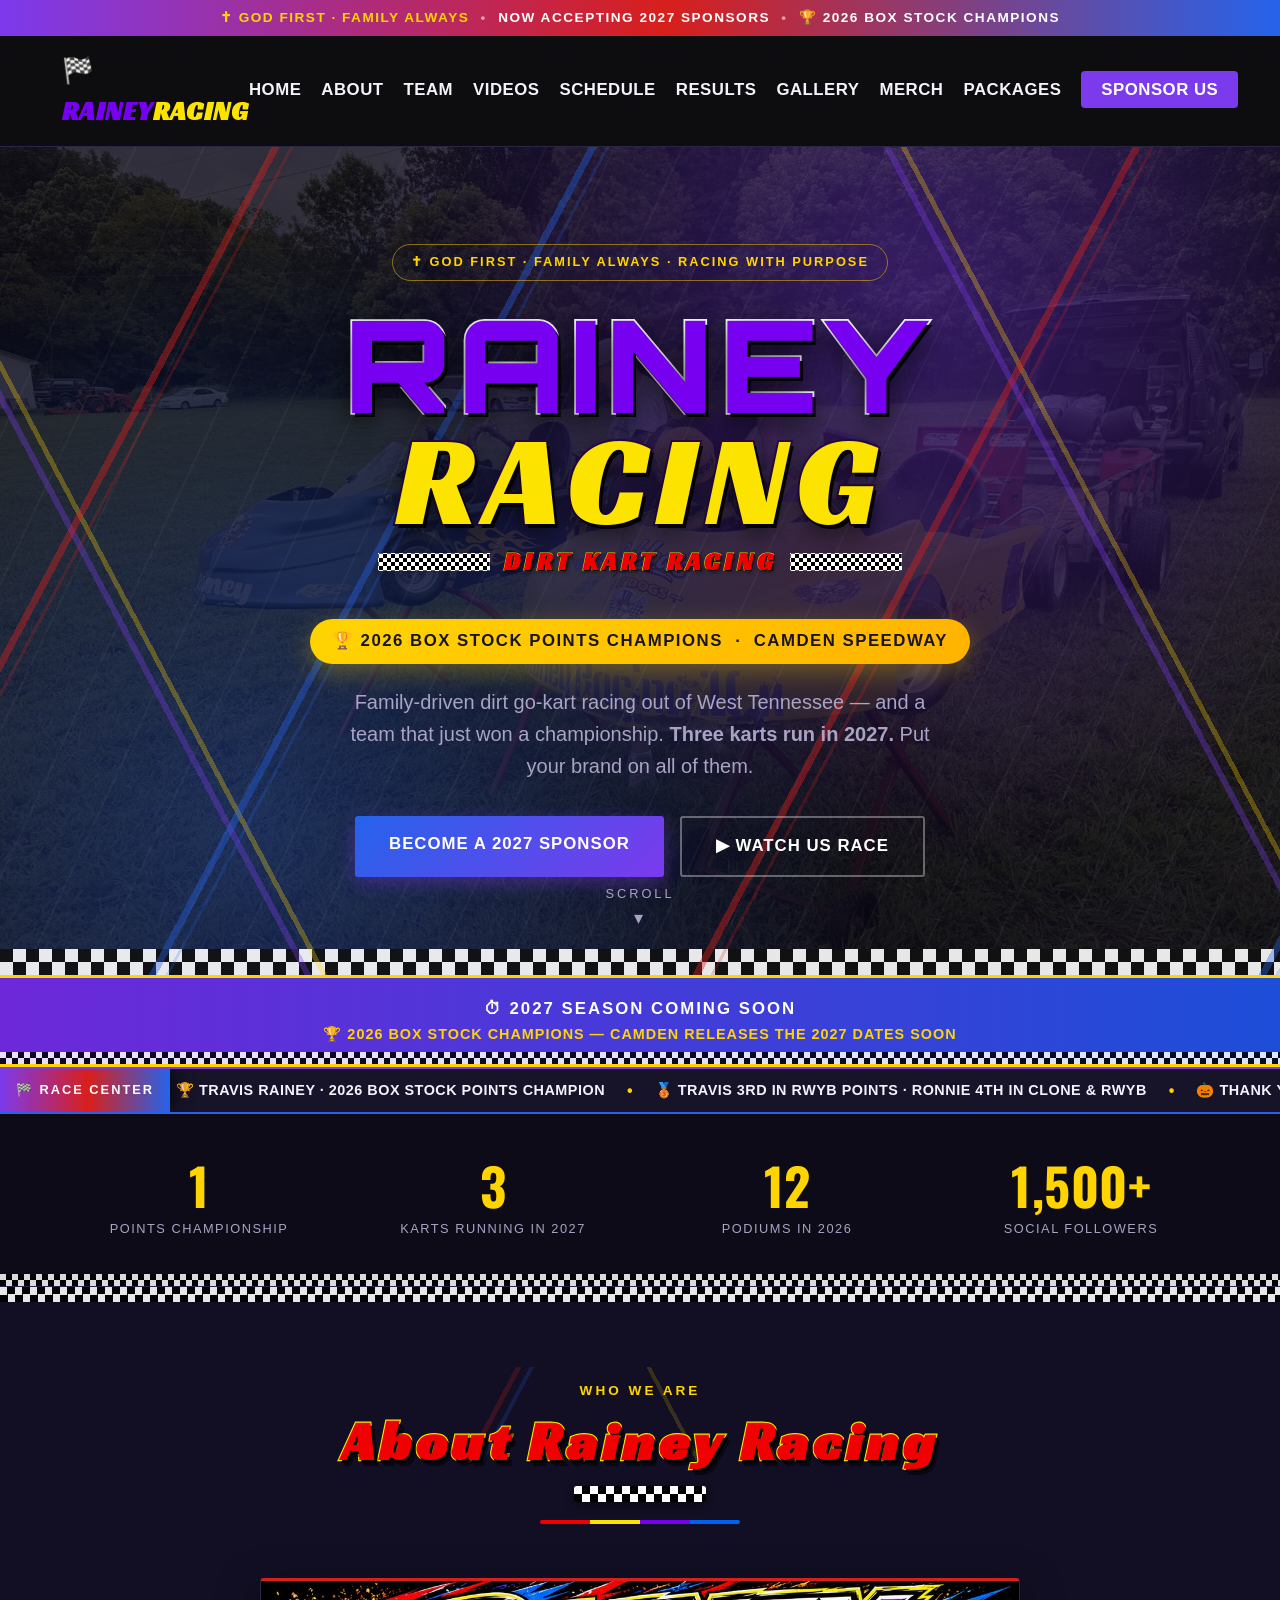
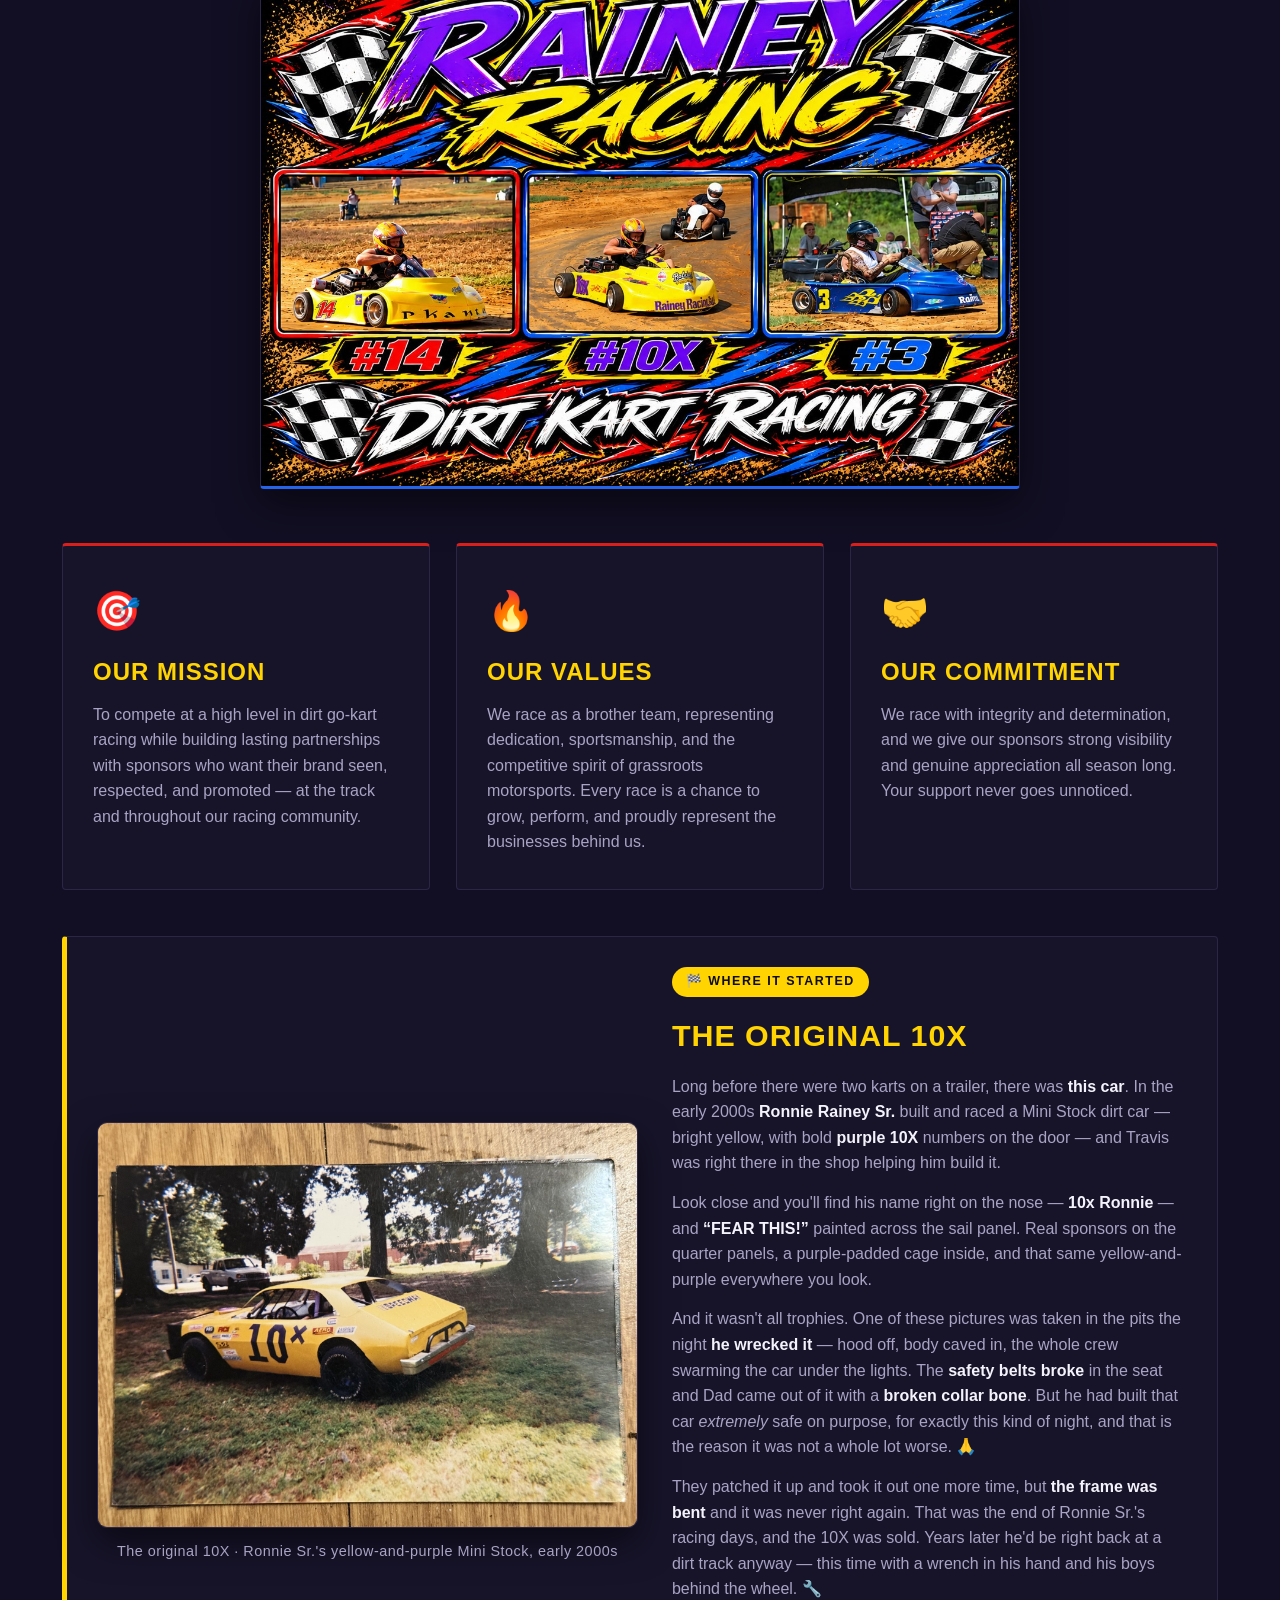
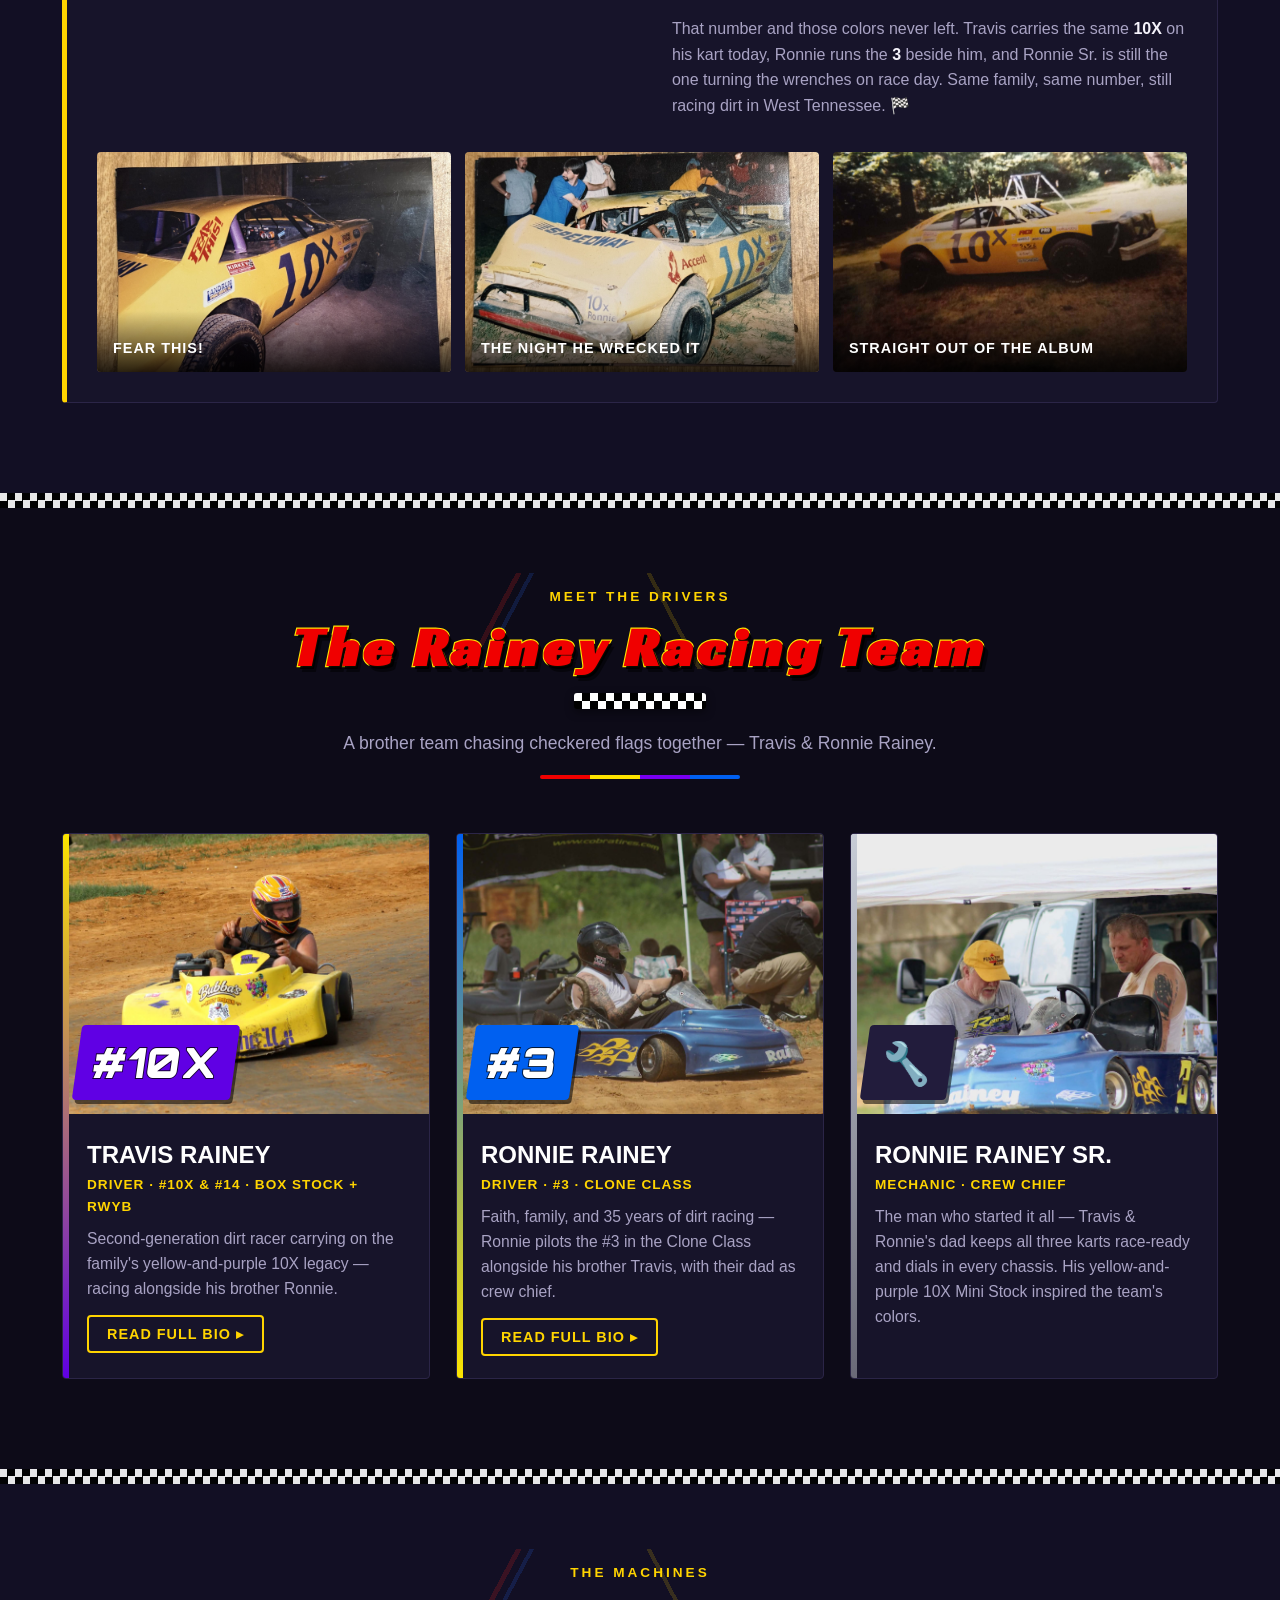
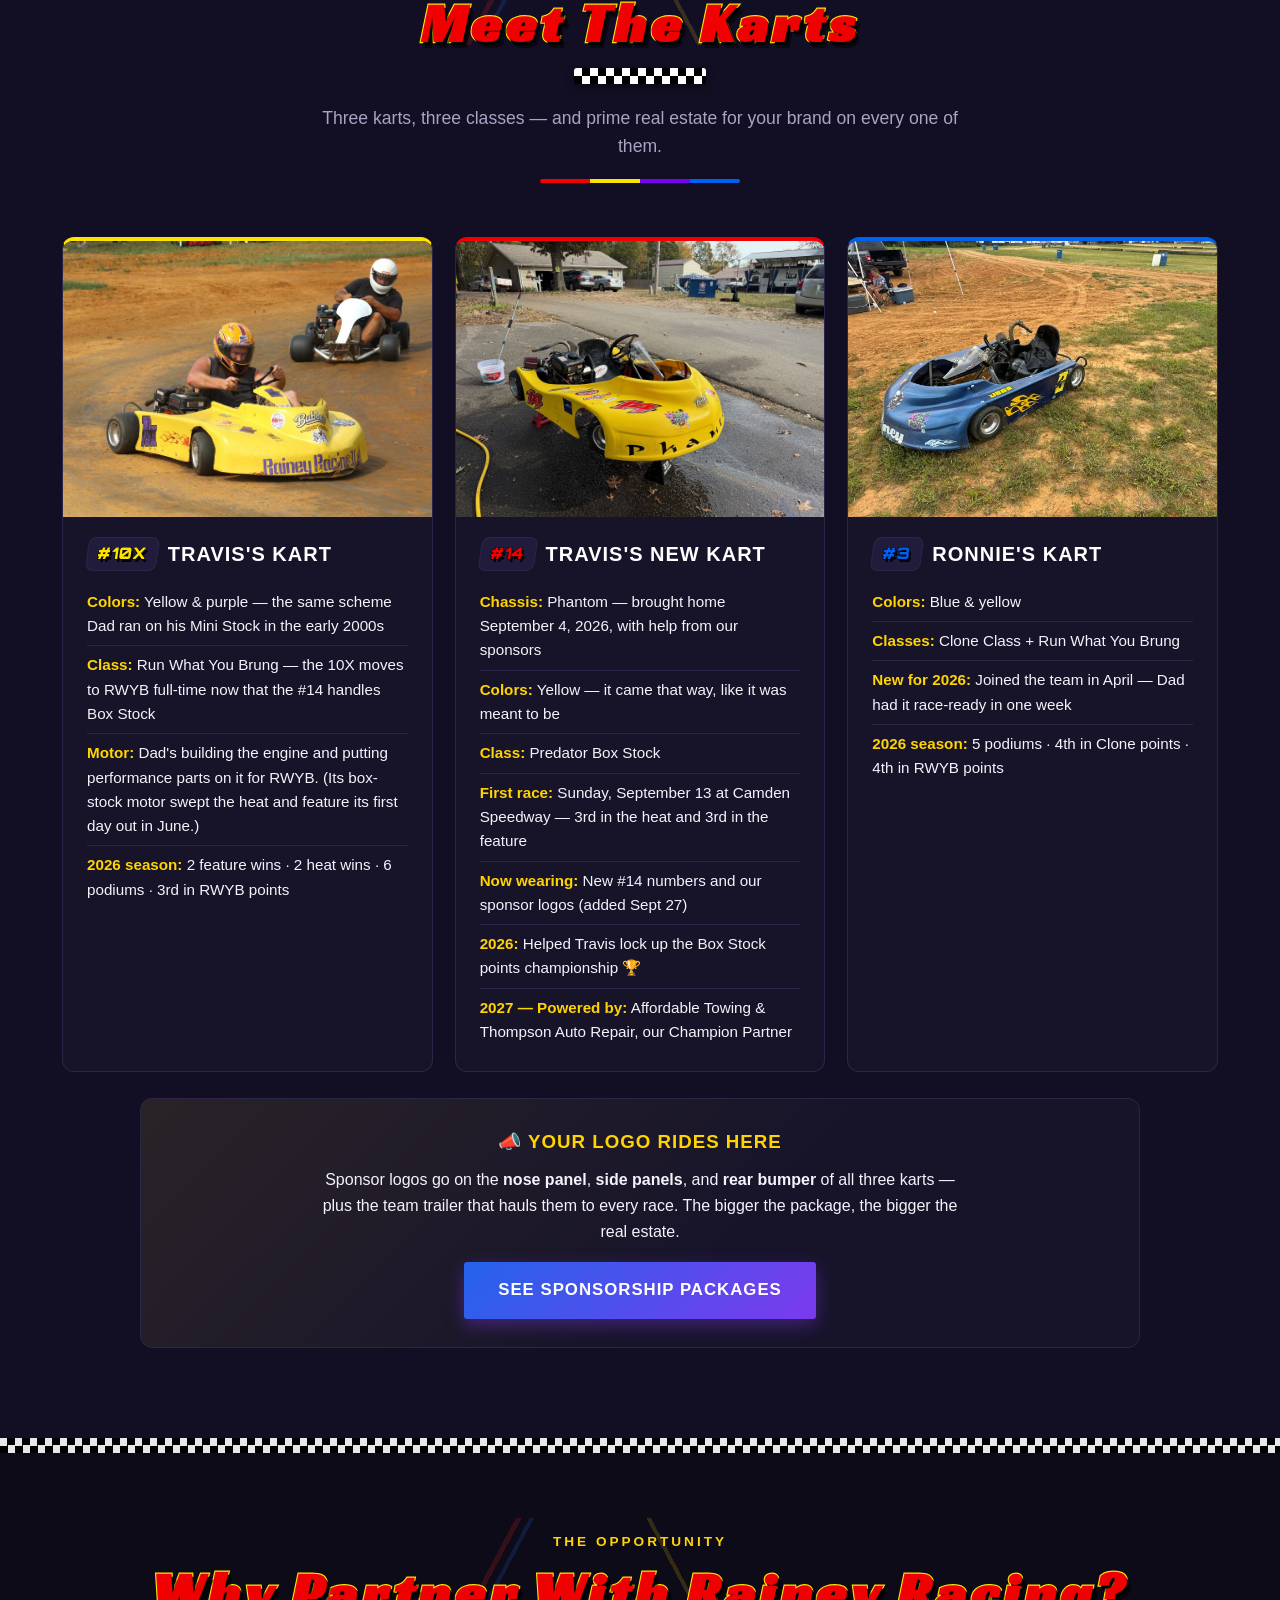
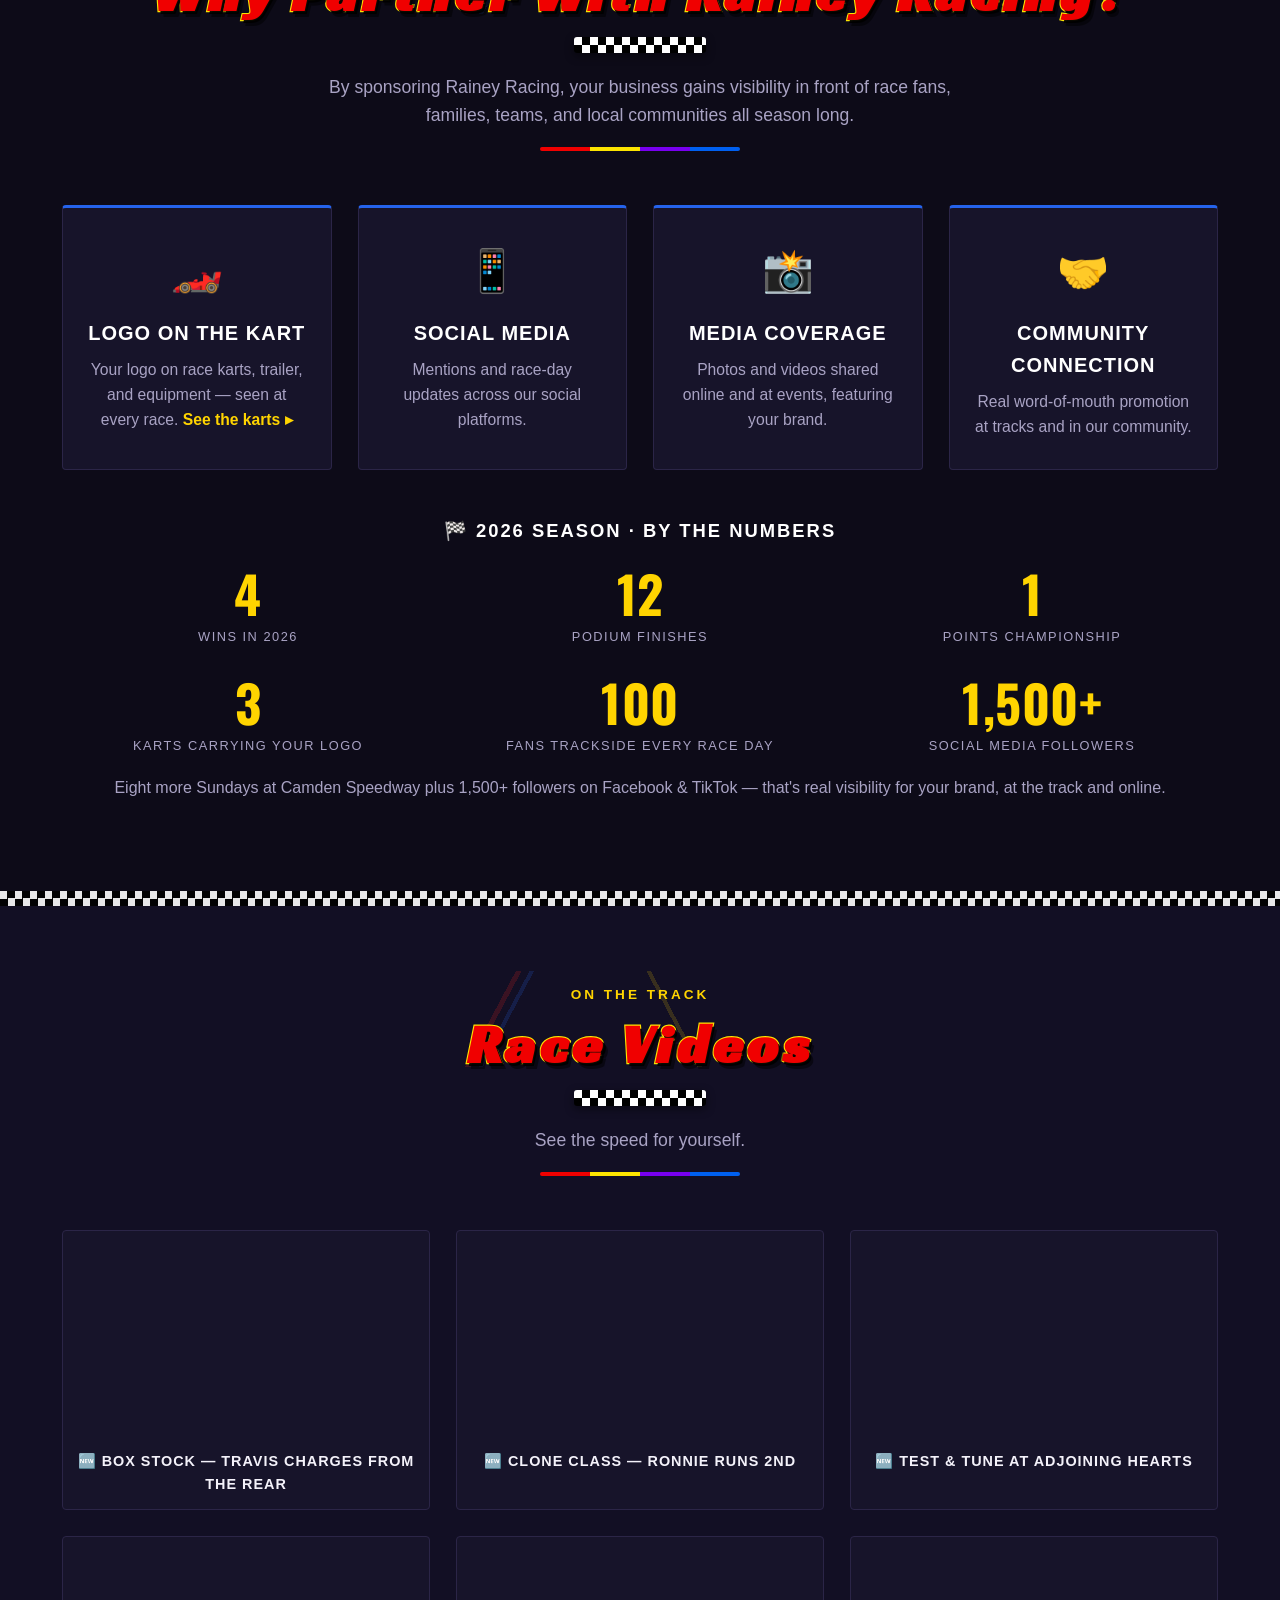
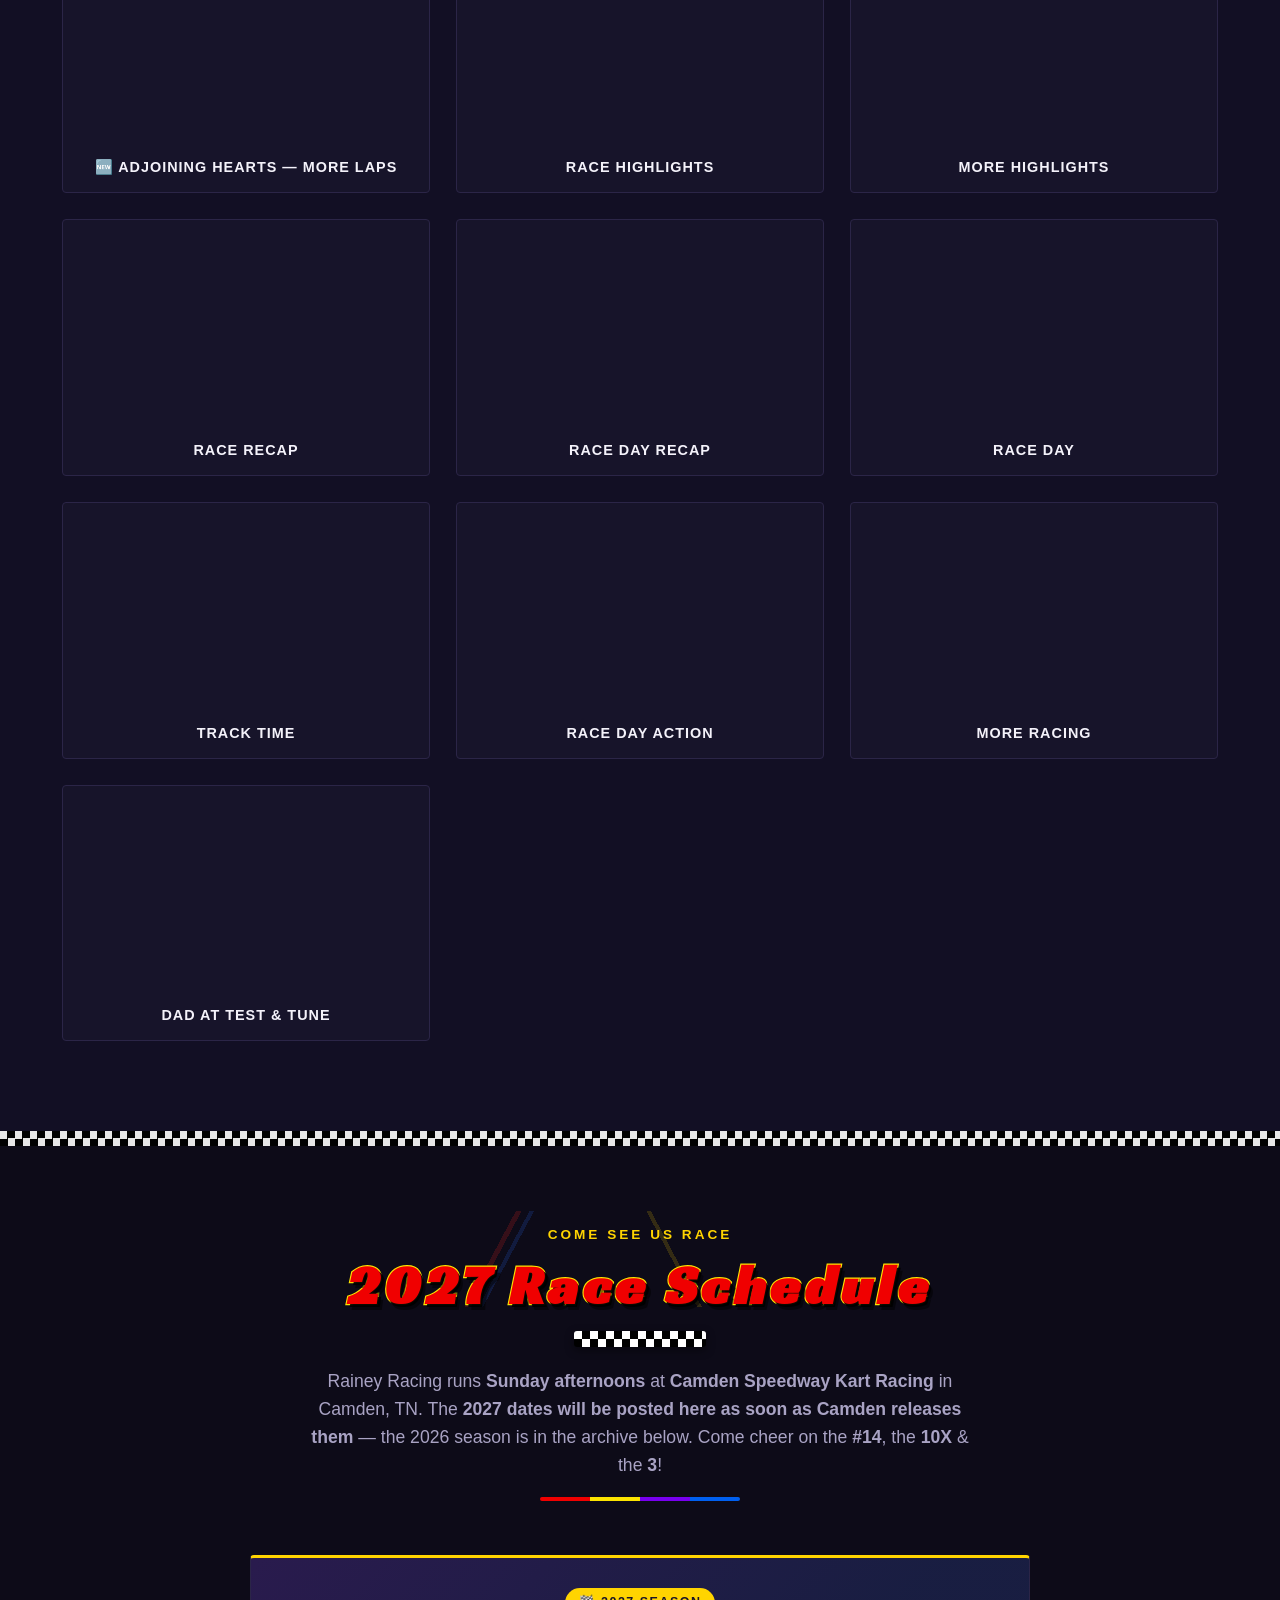
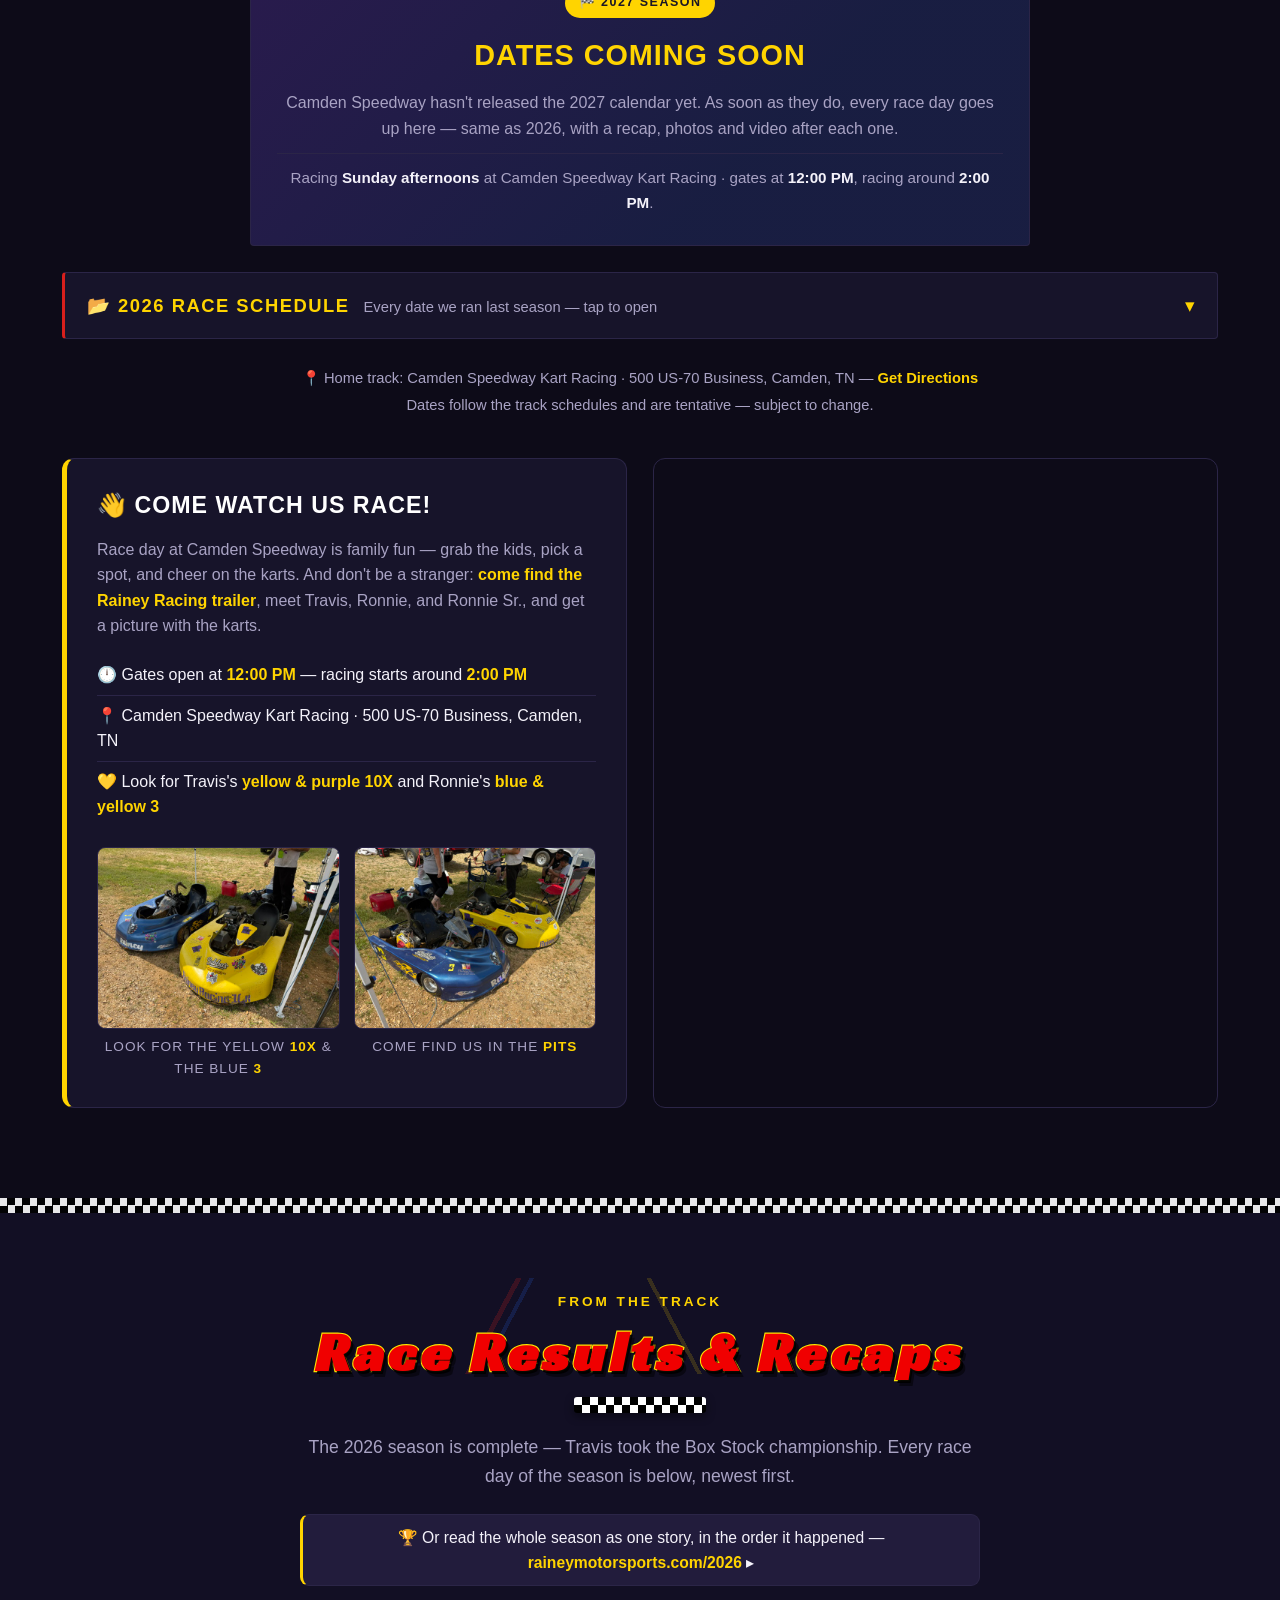
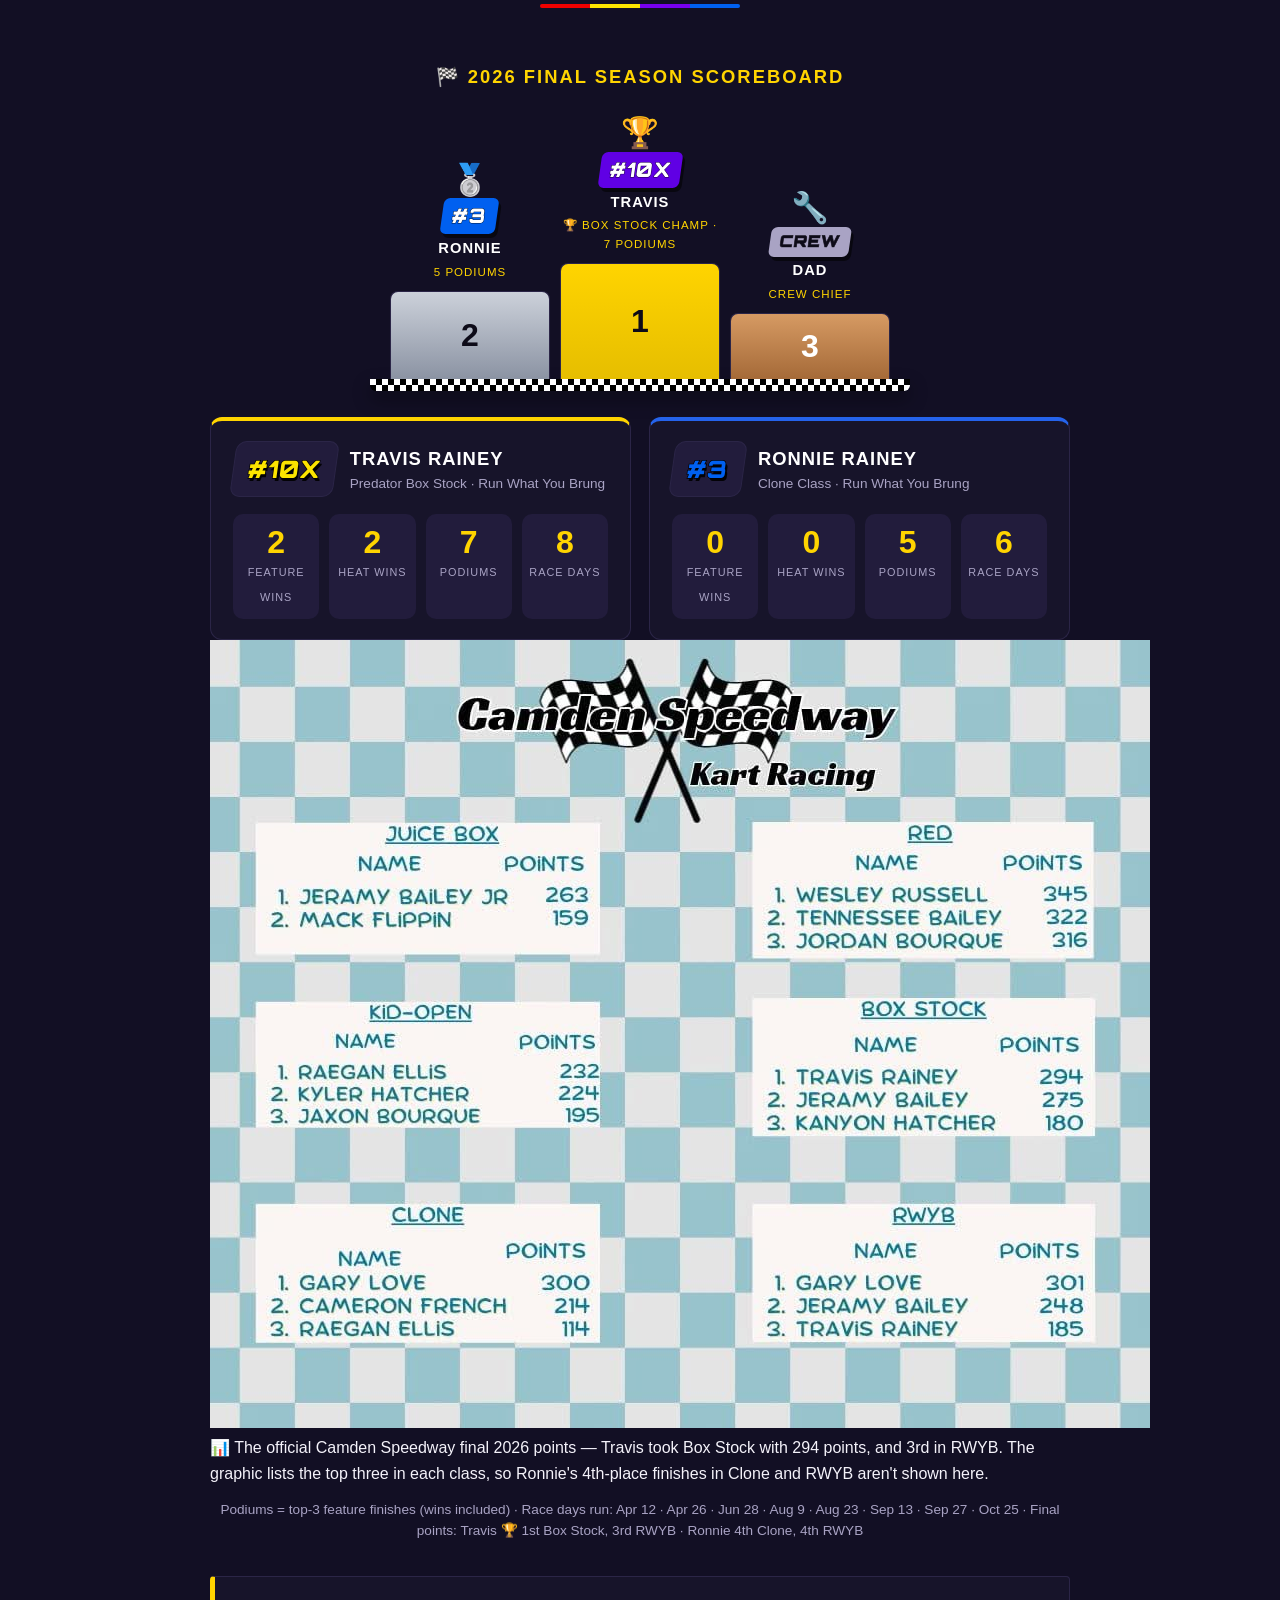
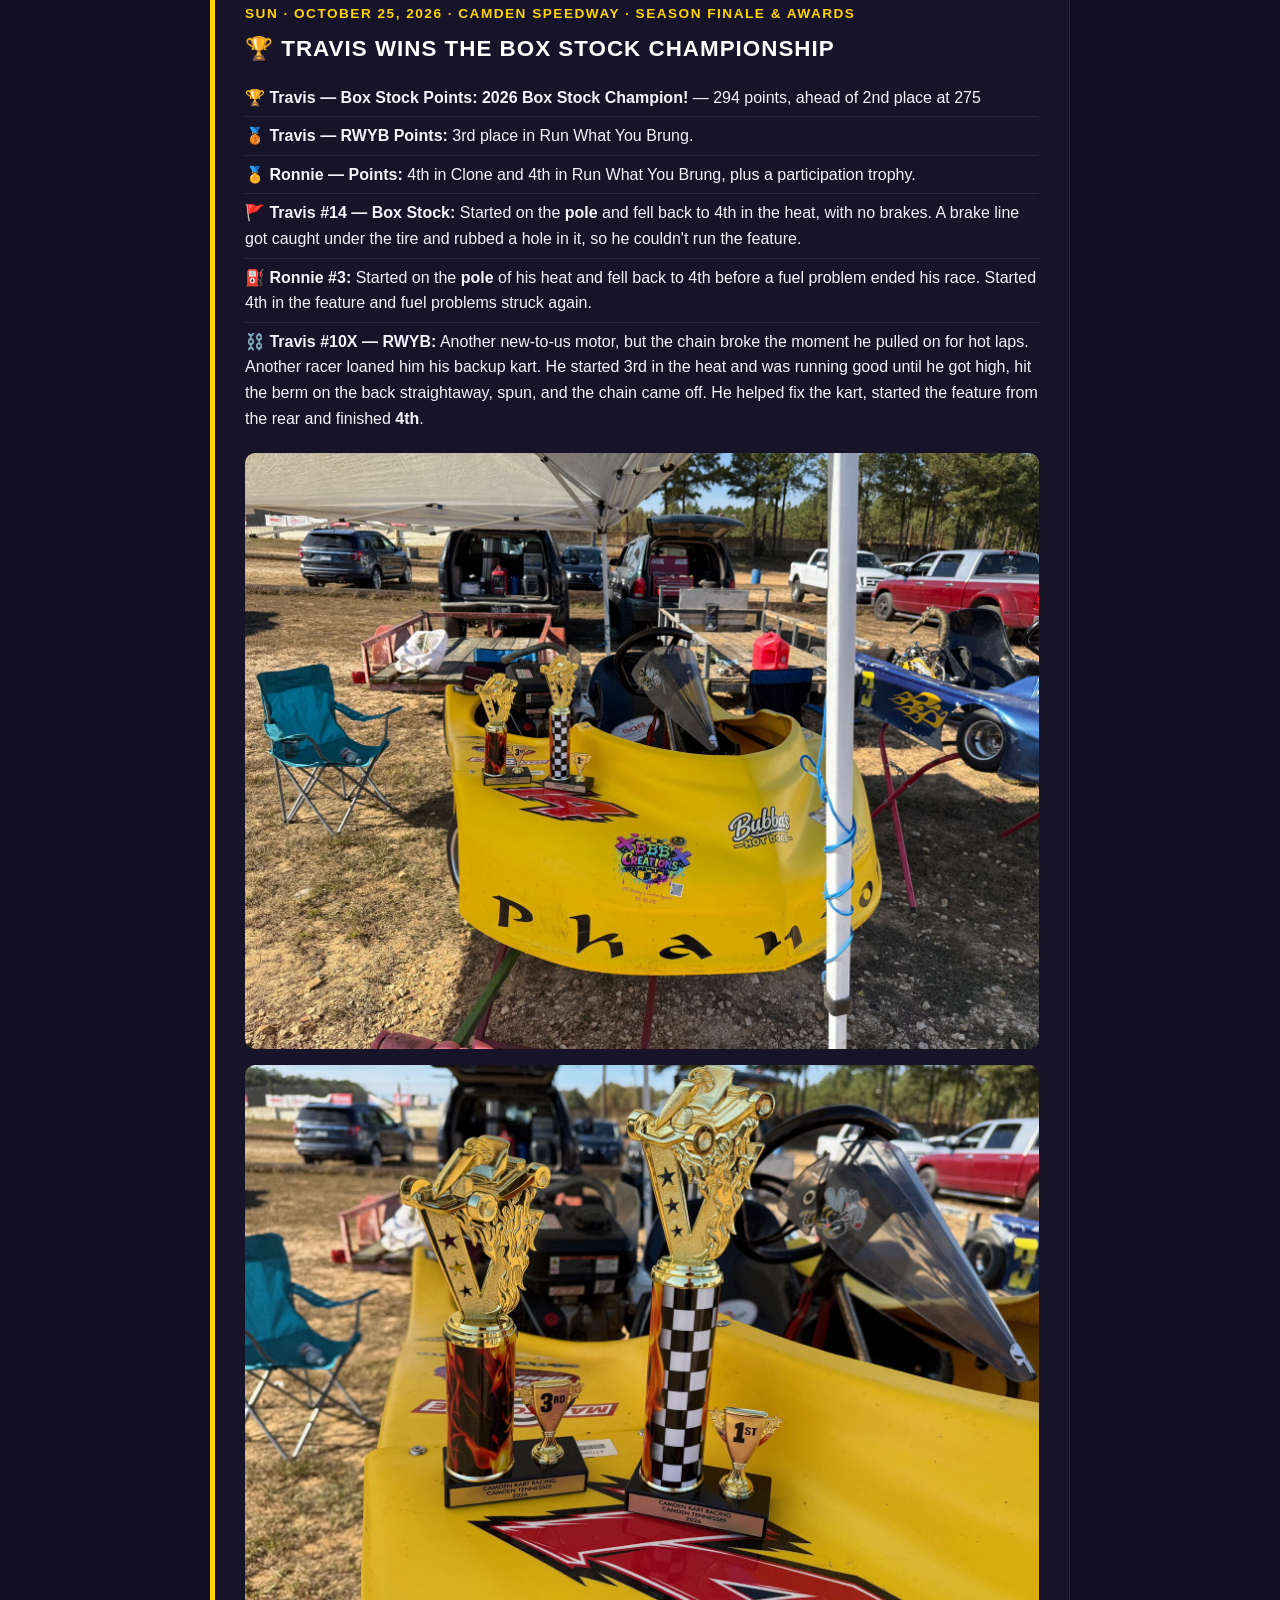
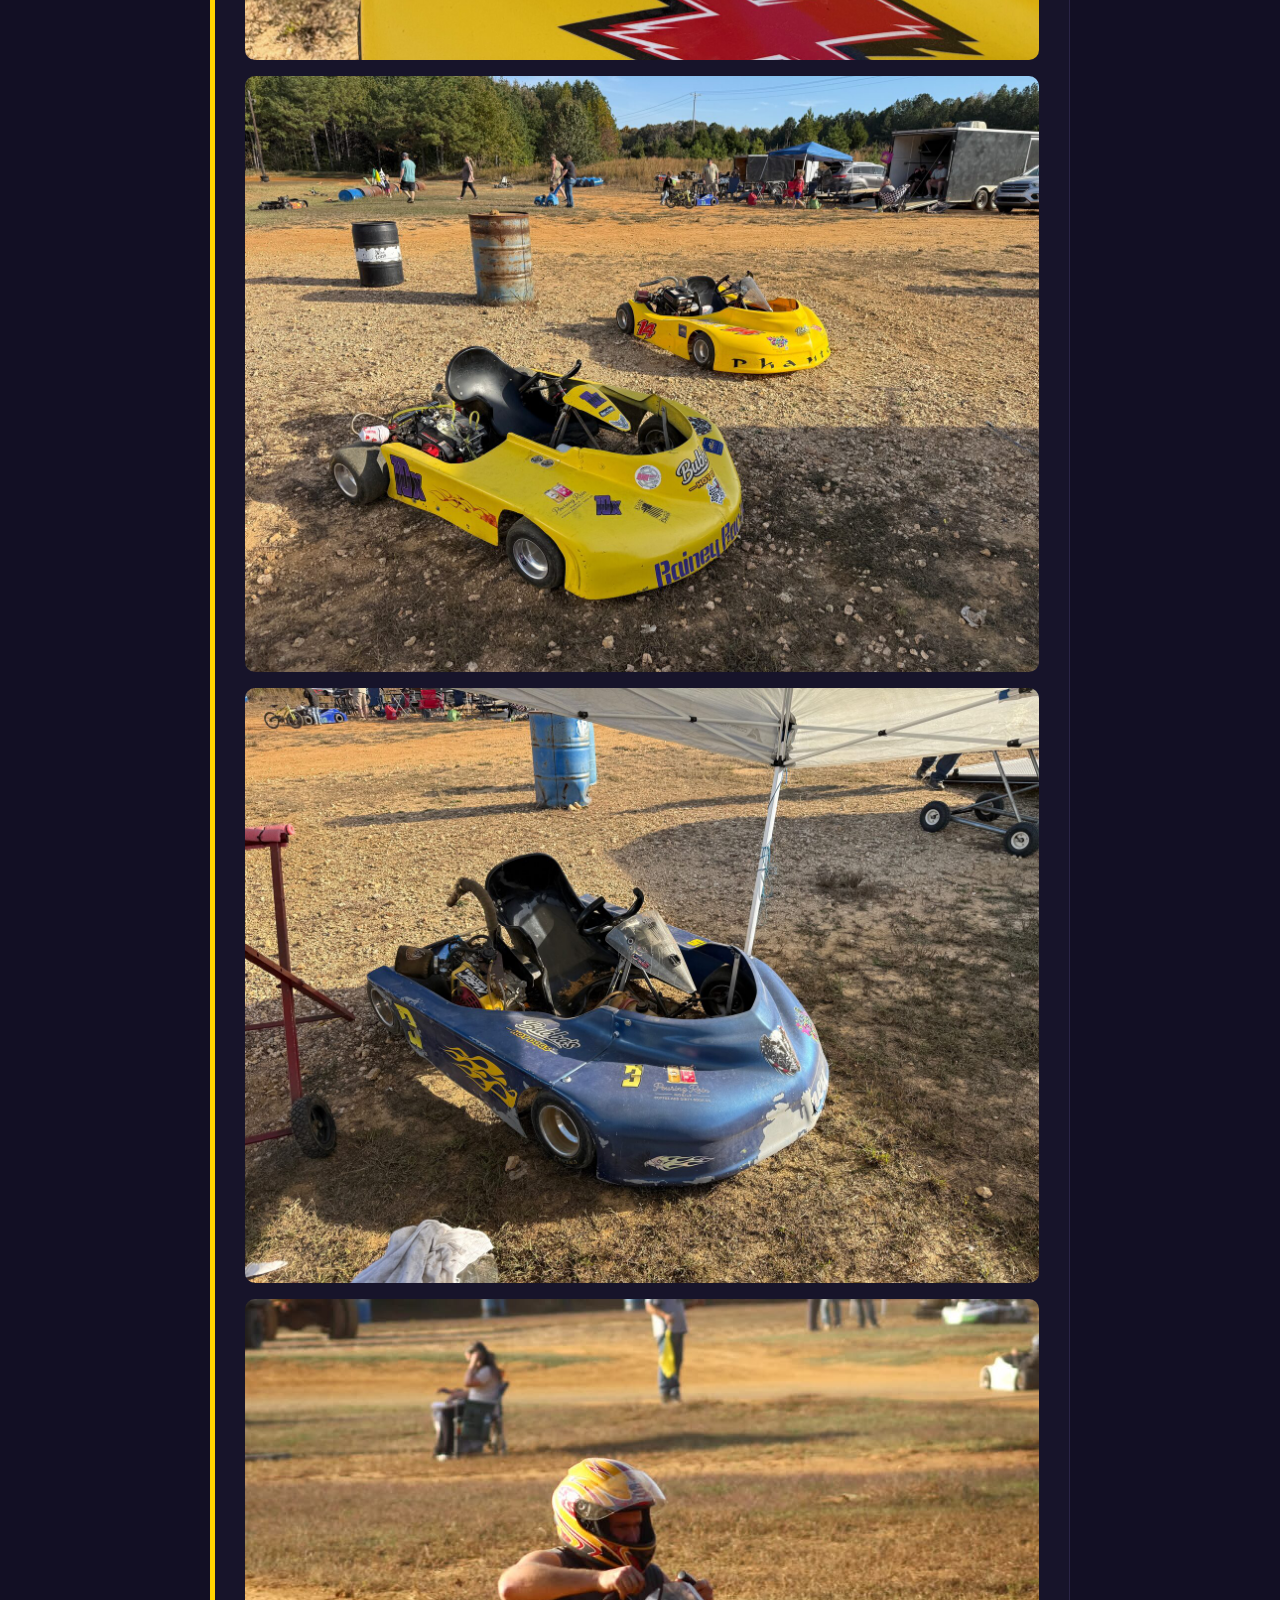
<file: index.html>
<!DOCTYPE html>
<html lang="en">
<head>
    <meta charset="UTF-8">
    <meta name="viewport" content="width=device-width, initial-scale=1.0">
    <meta name="description" content="Rainey Racing — championship dirt go-kart racing team. Partner with us for high-visibility sponsorship at the track and across our racing community.">
    <title>Rainey Racing | Dirt Go-Kart Racing Team — Sponsorship Partnerships</title>
    <link rel="canonical" href="https://raineymotorsports.com/">
    <meta property="og:type" content="website">
    <meta property="og:title" content="Rainey Racing | Dirt Go-Kart Racing Team">
    <meta property="og:description" content="2026 Box Stock champions. Three karts run in 2027 — the #14, the 10X and the 3. Sponsor us, follow the season, and grab team merch.">
    <meta property="og:url" content="https://raineymotorsports.com/">
    <meta property="og:image" content="https://raineymotorsports.com/images/brand/rainey-racing-banner.jpg">
    <link rel="stylesheet" href="styles.css?v=34">
    <link rel="preconnect" href="https://fonts.googleapis.com">
    <link rel="preconnect" href="https://fonts.gstatic.com" crossorigin>
    <link rel="stylesheet" href="https://fonts.googleapis.com/css2?family=Oswald:wght@500;600;700&family=Racing+Sans+One&family=Orbitron:wght@700;900&display=swap">
    <link rel="stylesheet" href="logolook.css?v=11">
</head>
<body>
    <!-- Top speed bar -->
    <div class="topbar">
        <span class="topbar-item topbar-faith">✝ GOD FIRST · FAMILY ALWAYS</span>
        <span class="topbar-sep">•</span>
        <span class="topbar-item">NOW ACCEPTING 2027 SPONSORS</span>
        <span class="topbar-sep">•</span>
        <span class="topbar-item">🏆 2026 BOX STOCK CHAMPIONS</span>
    </div>

    <!-- Navigation -->
    <nav class="navbar" id="navbar">
        <div class="container nav-inner">
            <a href="#home" class="nav-brand">🏁 RAINEY<span>RACING</span></a>
            <button class="nav-toggle" id="navToggle" aria-label="Menu">
                <span></span><span></span><span></span>
            </button>
            <ul class="nav-links" id="navLinks">
                <li><a href="#home">Home</a></li>
                <li><a href="#about">About</a></li>
                <li><a href="#team">Team</a></li>
                <li><a href="#videos">Videos</a></li>
                <li><a href="#schedule">Schedule</a></li>
                <li><a href="#results">Results</a></li>
                <li><a href="#gallery">Gallery</a></li>
                <li><a href="#merch">Merch</a></li>
                <li><a href="#sponsorship">Packages</a></li>
                <li><a href="#contact" class="nav-cta">Sponsor Us</a></li>
            </ul>
        </div>
    </nav>

    <!-- Hero Section -->
    <section id="home" class="hero">
        <div class="hero-speedlines"></div>
        <div class="hero-content">
            <div class="hero-badge">✝ GOD FIRST · FAMILY ALWAYS · RACING WITH PURPOSE</div>
            <h1 class="hero-title">RAINEY<span class="hero-title-accent">RACING</span></h1>
            <div class="hero-dirtline">Dirt Kart Racing</div>
            <div class="hero-champ">🏆 2026 Box Stock Points Champions &nbsp;·&nbsp; Camden Speedway</div>
            <p class="hero-sub">Family-driven dirt go-kart racing out of West Tennessee — and a team that just won a championship. <strong>Three karts run in 2027.</strong> Put your brand on all of them.</p>
            <div class="hero-actions">
                <a href="#sponsorship" class="btn btn-primary">Become a 2027 Sponsor</a>
                <a href="#videos" class="btn btn-ghost">▶ Watch Us Race</a>
            </div>
        </div>
        <div class="hero-scroll">SCROLL <span>▾</span></div>
    </section>

    <!-- Team banner -->
    <!-- Next race countdown -->
    <section class="countdown">
        <div class="container countdown-inner">
            <div class="countdown-label">⏱ <span id="cdTitle">Next Race</span> <span class="cd-when" id="cdWhen"></span></div>
            <div class="countdown-clock" id="cdClock">
                <div class="cd-unit"><span id="cdDays">--</span><small>Days</small></div>
                <div class="cd-unit"><span id="cdHours">--</span><small>Hours</small></div>
                <div class="cd-unit"><span id="cdMins">--</span><small>Min</small></div>
                <div class="cd-unit"><span id="cdSecs">--</span><small>Sec</small></div>
            </div>
        </div>
    </section>

    <!-- Race ticker (broadcast crawl) -->
    <div class="ticker" aria-hidden="true">
        <div class="ticker-tag">🏁 Race Center</div>
        <div class="ticker-viewport">
            <div class="ticker-track">
                <span class="ticker-item">🏆 Travis Rainey · 2026 Box Stock Points Champion</span>
                <span class="ticker-dot">•</span>
                <span class="ticker-item">🥉 Travis 3rd in RWYB Points · Ronnie 4th in Clone &amp; RWYB</span>
                <span class="ticker-dot">•</span>
                <span class="ticker-item">🎃 Thank You Two Rivers Bar &amp; Grill · Candy for the Kids Oct 24</span>
                <span class="ticker-dot">•</span>
                <span class="ticker-item">🆕 #14 Phantom Debut · Two 3rd-Place Box Stock Finishes</span>
                <span class="ticker-dot">•</span>
                <span class="ticker-item">🥉 Ronnie Grabs 3rd in Clone on Sep 13</span>
                <span class="ticker-dot">•</span>
                <span class="ticker-item">📊 2026 Season Final · 4 Wins · 12 Podiums</span>
                <span class="ticker-dot">•</span>
                <span class="ticker-item">🤝 Now Accepting 2027 Sponsors · Your Logo on All Three Karts</span>
                <span class="ticker-dot">•</span>
                <span class="ticker-item">🎁 Free Fan Pack Giveaway · Drawn Live January 1</span>
                <span class="ticker-dot">•</span>
                <span class="ticker-item">🏆 Travis Rainey · 2026 Box Stock Points Champion</span>
                <span class="ticker-dot">•</span>
                <span class="ticker-item">🥉 Travis 3rd in RWYB Points · Ronnie 4th in Clone &amp; RWYB</span>
                <span class="ticker-dot">•</span>
                <span class="ticker-item">🎃 Thank You Two Rivers Bar &amp; Grill · Candy for the Kids Oct 24</span>
                <span class="ticker-dot">•</span>
                <span class="ticker-item">🆕 #14 Phantom Debut · Two 3rd-Place Box Stock Finishes</span>
                <span class="ticker-dot">•</span>
                <span class="ticker-item">🥉 Ronnie Grabs 3rd in Clone on Sep 13</span>
                <span class="ticker-dot">•</span>
                <span class="ticker-item">📊 2026 Season Final · 4 Wins · 12 Podiums</span>
                <span class="ticker-dot">•</span>
                <span class="ticker-item">🤝 Now Accepting 2027 Sponsors · Your Logo on All Three Karts</span>
                <span class="ticker-dot">•</span>
                <span class="ticker-item">🎁 Free Fan Pack Giveaway · Drawn Live January 1</span>
                <span class="ticker-dot">•</span>
            </div>
        </div>
    </div>

    <!-- Stats Bar -->
    <section class="stats">
        <div class="container stats-grid">
            <div class="stat">
                <div class="stat-number" data-target="1">0</div>
                <div class="stat-label">Points Championship</div>
            </div>
            <div class="stat">
                <div class="stat-number" data-target="3">0</div>
                <div class="stat-label">Karts Running in 2027</div>
            </div>
            <div class="stat">
                <div class="stat-number" data-target="12">0</div>
                <div class="stat-label">Podiums in 2026</div>
            </div>
            <div class="stat">
                <div class="stat-number" data-target="1500" data-suffix="+">0</div>
                <div class="stat-label">Social Followers</div>
            </div>
        </div>
    </section>

    <!-- About Section -->
    <section id="about" class="section about">
        <div class="container">
            <div class="section-head">
                <span class="section-kicker">Who We Are</span>
                <h2 class="section-title">About Rainey Racing</h2>
            </div>
            <div class="about-logo"><img src="images/brand/rainey-racing-banner.jpg" width="1280" height="853" alt="Rainey Racing team banner showing all three karts — Travis's #14 Phantom, his #10X and Ronnie's #3" loading="lazy" decoding="async"></div>
            <div class="about-grid">
                <div class="about-card">
                    <div class="about-icon">🎯</div>
                    <h3>Our Mission</h3>
                    <p>To compete at a high level in dirt go-kart racing while building lasting partnerships with sponsors who want their brand seen, respected, and promoted — at the track and throughout our racing community.</p>
                </div>
                <div class="about-card">
                    <div class="about-icon">🔥</div>
                    <h3>Our Values</h3>
                    <p>We race as a brother team, representing dedication, sportsmanship, and the competitive spirit of grassroots motorsports. Every race is a chance to grow, perform, and proudly represent the businesses behind us.</p>
                </div>
                <div class="about-card">
                    <div class="about-icon">🤝</div>
                    <h3>Our Commitment</h3>
                    <p>We race with integrity and determination, and we give our sponsors strong visibility and genuine appreciation all season long. Your support never goes unnoticed.</p>
                </div>
            </div>

            <!-- Where It Started — the original 10X -->
            <div class="origin">
                <figure class="origin-media">
                    <img src="images/race/rr-117.jpg" alt="Ronnie Rainey Sr.'s bright yellow Mini Stock dirt car with bold purple 10X numbers on the quarter panel, parked in the yard in the early 2000s" loading="lazy">
                    <figcaption>The original 10X · Ronnie Sr.'s yellow-and-purple Mini Stock, early 2000s</figcaption>
                </figure>
                <div class="origin-body">
                    <span class="origin-flag">🏁 Where It Started</span>
                    <h3>The Original 10X</h3>
                    <p>Long before there were two karts on a trailer, there was <strong>this car</strong>. In the early 2000s <strong>Ronnie Rainey Sr.</strong> built and raced a Mini Stock dirt car — bright yellow, with bold <strong>purple 10X</strong> numbers on the door — and Travis was right there in the shop helping him build it.</p>
                    <p>Look close and you'll find his name right on the nose — <strong>10x Ronnie</strong> — and <strong>“FEAR THIS!”</strong> painted across the sail panel. Real sponsors on the quarter panels, a purple-padded cage inside, and that same yellow-and-purple everywhere you look.</p>
                    <p>And it wasn't all trophies. One of these pictures was taken in the pits the night <strong>he wrecked it</strong> — hood off, body caved in, the whole crew swarming the car under the lights. The <strong>safety belts broke</strong> in the seat and Dad came out of it with a <strong>broken collar bone</strong>. But he had built that car <em>extremely</em> safe on purpose, for exactly this kind of night, and that is the reason it was not a whole lot worse. 🙏</p>
                    <p>They patched it up and took it out one more time, but <strong>the frame was bent</strong> and it was never right again. That was the end of Ronnie Sr.'s racing days, and the 10X was sold. Years later he'd be right back at a dirt track anyway — this time with a wrench in his hand and his boys behind the wheel. 🔧</p>
                    <p>That number and those colors never left. Travis carries the same <strong>10X</strong> on his kart today, Ronnie runs the <strong>3</strong> beside him, and Ronnie Sr. is still the one turning the wrenches on race day. Same family, same number, still racing dirt in West Tennessee. 🏁</p>
                </div>
                <div class="origin-strip">
                    <figure class="gallery-item"><img src="images/race/rr-118.jpg" alt="The yellow 10X Mini Stock in the shop, showing the purple 10X, the FEAR THIS! lettering and the purple-padded roll cage" loading="lazy"><figcaption>Fear This!</figcaption></figure>
                    <figure class="gallery-item"><img src="images/race/rr-119.jpg" alt="The 10X Mini Stock in the pits at night after Ronnie Rainey Sr. wrecked it, hood off and the crew working on the car" loading="lazy"><figcaption>The Night He Wrecked It</figcaption></figure>
                    <figure class="gallery-item"><img src="images/race/rr-116.jpg" alt="A faded print of Ronnie Rainey Sr.'s yellow 10X Mini Stock from the early 2000s" loading="lazy"><figcaption>Straight Out of the Album</figcaption></figure>
                </div>
            </div>
        </div>
    </section>

    <!-- Team / Drivers Section -->
    <section id="team" class="section team">
        <div class="container">
            <div class="section-head">
                <span class="section-kicker">Meet The Drivers</span>
                <h2 class="section-title">The Rainey Racing Team</h2>
                <p class="section-intro">A brother team chasing checkered flags together — Travis &amp; Ronnie Rainey.</p>
            </div>
            <div class="team-grid">
                <div class="driver-card driver-10x">
                    <div class="driver-photo">
                        <img src="images/race/rr-80.jpg" alt="Travis Rainey driving the yellow No. 10X kart on the dirt at Camden Speedway">
                        <span class="driver-num">#10X</span>
                    </div>
                    <div class="driver-info">
                        <h3>Travis Rainey</h3>
                        <p class="driver-role">Driver · #10X &amp; #14 · Box Stock + RWYB</p>
                        <p class="driver-bio">Second-generation dirt racer carrying on the family's yellow-and-purple 10X legacy — racing alongside his brother Ronnie.</p>
                        <button class="bio-btn" data-bio="bio-travis">Read Full Bio ▸</button>
                    </div>
                </div>
                <div class="driver-card driver-3">
                    <div class="driver-photo">
                        <img src="images/race/rr-86.jpg" alt="Ronnie Rainey sitting in the No. 3 kart in the pits at Camden Speedway">
                        <span class="driver-num">#3</span>
                    </div>
                    <div class="driver-info">
                        <h3>Ronnie Rainey</h3>
                        <p class="driver-role">Driver · #3 · Clone Class</p>
                        <p class="driver-bio">Faith, family, and 35 years of dirt racing — Ronnie pilots the #3 in the Clone Class alongside his brother Travis, with their dad as crew chief.</p>
                        <button class="bio-btn" data-bio="bio-ronnie">Read Full Bio ▸</button>
                    </div>
                </div>
                <div class="driver-card driver-crew">
                    <div class="driver-photo">
                        <img src="images/race/rr-87.jpg" alt="Ronnie Rainey Sr. in his Rainey Racing shirt working on the No. 3 kart alongside his son Ronnie">
                        <span class="driver-num">🔧</span>
                    </div>
                    <div class="driver-info">
                        <h3>Ronnie Rainey Sr.</h3>
                        <p class="driver-role">Mechanic · Crew Chief</p>
                        <p class="driver-bio">The man who started it all — Travis &amp; Ronnie's dad keeps all three karts race-ready and dials in every chassis. His yellow-and-purple 10X Mini Stock inspired the team's colors.</p>
                    </div>
                </div>
            </div>
        </div>
    </section>

    <!-- Meet the Karts -->
    <section id="karts" class="section karts">
        <div class="container">
            <div class="section-head">
                <span class="section-kicker">The Machines</span>
                <h2 class="section-title">Meet The Karts</h2>
                <p class="section-intro">Three karts, three classes — and prime real estate for your brand on every one of them.</p>
            </div>
            <div class="karts-grid">
                <div class="kart-card kart-10x">
                    <img src="images/race/rr-81.jpg" alt="Travis's yellow and purple 10X kart leading another kart through the corner at Camden Speedway" loading="lazy">
                    <div class="kart-info">
                        <h3><span class="kart-badge kart-badge-10x">#10X</span> Travis's Kart</h3>
                        <ul class="kart-specs">
                            <li><strong>Colors:</strong> Yellow &amp; purple — the same scheme Dad ran on his Mini Stock in the early 2000s</li>
                            <li><strong>Class:</strong> Run What You Brung — the 10X moves to RWYB full-time now that the #14 handles Box Stock</li>
                            <li><strong>Motor:</strong> Dad's building the engine and putting performance parts on it for RWYB. (Its box-stock motor swept the heat and feature its first day out in June.)</li>
                            <li><strong>2026 season:</strong> 2 feature wins · 2 heat wins · 6 podiums · 3rd in RWYB points</li>
                        </ul>
                    </div>
                </div>
                <div class="kart-card kart-14">
                    <img src="images/race/rr-158.jpg" alt="Travis's yellow #14 Phantom kart washed and parked in the driveway, wearing its #14 numbers and the Bubba's Hot Dogs, Pouring Rein and BBB Creations decals" loading="lazy">
                    <div class="kart-info">
                        <h3><span class="kart-badge kart-badge-14">#14</span> Travis's New Kart</h3>
                        <ul class="kart-specs">
                            <li><strong>Chassis:</strong> Phantom — brought home September 4, 2026, with help from our sponsors</li>
                            <li><strong>Colors:</strong> Yellow — it came that way, like it was meant to be</li>
                            <li><strong>Class:</strong> Predator Box Stock</li>
                            <li><strong>First race:</strong> Sunday, September 13 at Camden Speedway — 3rd in the heat and 3rd in the feature</li>
                            <li><strong>Now wearing:</strong> New #14 numbers and our sponsor logos (added Sept 27)</li>
                            <li><strong>2026:</strong> Helped Travis lock up the Box Stock points championship 🏆</li>
                            <li><strong>2027 — Powered by:</strong> Affordable Towing &amp; Thompson Auto Repair, our Champion Partner</li>
                        </ul>
                    </div>
                </div>
                <div class="kart-card kart-3">
                    <img src="images/race/rr-106.jpg" alt="Ronnie's blue and yellow No. 3 kart parked in the pit area, full side view" loading="lazy">
                    <div class="kart-info">
                        <h3><span class="kart-badge kart-badge-3">#3</span> Ronnie's Kart</h3>
                        <ul class="kart-specs">
                            <li><strong>Colors:</strong> Blue &amp; yellow</li>
                            <li><strong>Classes:</strong> Clone Class + Run What You Brung</li>
                            <li><strong>New for 2026:</strong> Joined the team in April — Dad had it race-ready in one week</li>
                            <li><strong>2026 season:</strong> 5 podiums · 4th in Clone points · 4th in RWYB points</li>
                        </ul>
                    </div>
                </div>
            </div>
            <div class="kart-logo-cta">
                <h3>📣 Your Logo Rides Here</h3>
                <p>Sponsor logos go on the <strong>nose panel</strong>, <strong>side panels</strong>, and <strong>rear bumper</strong> of all three karts — plus the team trailer that hauls them to every race. The bigger the package, the bigger the real estate.</p>
                <a href="#sponsorship" class="btn btn-primary">See Sponsorship Packages</a>
            </div>
        </div>
    </section>

    <!-- Why Partner Section -->
    <section class="section why-partner">
        <div class="container">
            <div class="section-head">
                <span class="section-kicker">The Opportunity</span>
                <h2 class="section-title">Why Partner With Rainey Racing?</h2>
                <p class="section-intro">By sponsoring Rainey Racing, your business gains visibility in front of race fans, families, teams, and local communities all season long.</p>
            </div>
            <div class="benefits-grid">
                <div class="benefit-item">
                    <div class="benefit-icon">🏎️</div>
                    <h4>Logo On The Kart</h4>
                    <p>Your logo on race karts, trailer, and equipment — seen at every race. <a href="#karts">See the karts ▸</a></p>
                </div>
                <div class="benefit-item">
                    <div class="benefit-icon">📱</div>
                    <h4>Social Media</h4>
                    <p>Mentions and race-day updates across our social platforms.</p>
                </div>
                <div class="benefit-item">
                    <div class="benefit-icon">📸</div>
                    <h4>Media Coverage</h4>
                    <p>Photos and videos shared online and at events, featuring your brand.</p>
                </div>
                <div class="benefit-item">
                    <div class="benefit-icon">🤝</div>
                    <h4>Community Connection</h4>
                    <p>Real word-of-mouth promotion at tracks and in our community.</p>
                </div>
            </div>

            <!-- 2026 season by the numbers -->
            <div class="season-numbers">
                <h3 class="season-numbers-title">🏁 2026 Season · By The Numbers</h3>
                <div class="stats-grid">
                    <div class="stat">
                        <div class="stat-number" data-target="4">0</div>
                        <div class="stat-label">Wins in 2026</div>
                    </div>
                    <div class="stat">
                        <div class="stat-number" data-target="12">0</div>
                        <div class="stat-label">Podium Finishes</div>
                    </div>
                    <div class="stat">
                        <div class="stat-number" data-target="1">0</div>
                        <div class="stat-label">Points Championship</div>
                    </div>
                    <div class="stat">
                        <div class="stat-number" data-target="3">0</div>
                        <div class="stat-label">Karts Carrying Your Logo</div>
                    </div>
                    <div class="stat">
                        <div class="stat-number" data-target="100">0</div>
                        <div class="stat-label">Fans Trackside Every Race Day</div>
                    </div>
                    <div class="stat">
                        <div class="stat-number" data-target="1500" data-suffix="+">0</div>
                        <div class="stat-label">Social Media Followers</div>
                    </div>
                </div>
                <p class="season-numbers-note">Eight more Sundays at Camden Speedway plus 1,500+ followers on Facebook &amp; TikTok — that's real visibility for your brand, at the track and online.</p>
            </div>
        </div>
    </section>

    <!-- Videos Section -->
    <section id="videos" class="section videos">
        <div class="container">
            <div class="section-head">
                <span class="section-kicker">On The Track</span>
                <h2 class="section-title">Race Videos</h2>
                <p class="section-intro">See the speed for yourself.</p>
            </div>
            <div class="video-grid">
                <figure class="video-card"><iframe src="https://www.youtube.com/embed/5d0kuoHhxGY" title="Rainey Racing – Box Stock Race Recap, Camden Speedway Aug 23 2026" allow="accelerometer; autoplay; clipboard-write; encrypted-media; gyroscope; picture-in-picture; web-share" allowfullscreen loading="lazy"></iframe><figcaption>🆕 Box Stock — Travis Charges From the Rear</figcaption></figure>
                <figure class="video-card"><iframe src="https://www.youtube.com/embed/ymI1KTbXDm4" title="Rainey Racing – Clone Class Race Recap, Camden Speedway Aug 23 2026" allow="accelerometer; autoplay; clipboard-write; encrypted-media; gyroscope; picture-in-picture; web-share" allowfullscreen loading="lazy"></iframe><figcaption>🆕 Clone Class — Ronnie Runs 2nd</figcaption></figure>
                <figure class="video-card"><iframe src="https://www.youtube.com/embed/HOgKajn_VDM" title="Rainey Racing – Test &amp; Tune at Adjoining Hearts Raceway" allow="accelerometer; autoplay; clipboard-write; encrypted-media; gyroscope; picture-in-picture; web-share" allowfullscreen loading="lazy"></iframe><figcaption>🆕 Test &amp; Tune at Adjoining Hearts</figcaption></figure>
                <figure class="video-card"><iframe src="https://www.youtube.com/embed/fQQ1SYdhd4o" title="Rainey Racing – Test &amp; Tune at Adjoining Hearts Raceway" allow="accelerometer; autoplay; clipboard-write; encrypted-media; gyroscope; picture-in-picture; web-share" allowfullscreen loading="lazy"></iframe><figcaption>🆕 Adjoining Hearts — More Laps</figcaption></figure>
                <figure class="video-card"><iframe src="https://www.youtube.com/embed/HC9f0LqCAAU" title="Rainey Racing – Race Highlights" allow="accelerometer; autoplay; clipboard-write; encrypted-media; gyroscope; picture-in-picture; web-share" allowfullscreen loading="lazy"></iframe><figcaption>Race Highlights</figcaption></figure>
                <figure class="video-card"><iframe src="https://www.youtube.com/embed/5Q5ZVlPMfrM" title="Rainey Racing – Race Highlights" allow="accelerometer; autoplay; clipboard-write; encrypted-media; gyroscope; picture-in-picture; web-share" allowfullscreen loading="lazy"></iframe><figcaption>More Highlights</figcaption></figure>
                <figure class="video-card"><iframe src="https://www.youtube.com/embed/2jpdaXVK9fM" title="Rainey Racing – Race Recap" allow="accelerometer; autoplay; clipboard-write; encrypted-media; gyroscope; picture-in-picture; web-share" allowfullscreen loading="lazy"></iframe><figcaption>Race Recap</figcaption></figure>
                <figure class="video-card"><iframe src="https://www.youtube.com/embed/ZSBmV2ziYQs" title="Rainey Racing – Race Day Recap" allow="accelerometer; autoplay; clipboard-write; encrypted-media; gyroscope; picture-in-picture; web-share" allowfullscreen loading="lazy"></iframe><figcaption>Race Day Recap</figcaption></figure>
                <figure class="video-card"><iframe src="https://www.youtube.com/embed/ZtDLYgRMTAA" title="Rainey Racing – Race Day" allow="accelerometer; autoplay; clipboard-write; encrypted-media; gyroscope; picture-in-picture; web-share" allowfullscreen loading="lazy"></iframe><figcaption>Race Day</figcaption></figure>
                <figure class="video-card"><iframe src="https://www.youtube.com/embed/u92N6aL0Gcc" title="Rainey Racing – Track Time" allow="accelerometer; autoplay; clipboard-write; encrypted-media; gyroscope; picture-in-picture; web-share" allowfullscreen loading="lazy"></iframe><figcaption>Track Time</figcaption></figure>
                <figure class="video-card"><iframe src="https://www.youtube.com/embed/hl5EkXXFqzc" title="Rainey Racing – Race Day Action" allow="accelerometer; autoplay; clipboard-write; encrypted-media; gyroscope; picture-in-picture; web-share" allowfullscreen loading="lazy"></iframe><figcaption>Race Day Action</figcaption></figure>
                <figure class="video-card"><iframe src="https://www.youtube.com/embed/gLkOJU-KIyk" title="Rainey Racing – More Racing" allow="accelerometer; autoplay; clipboard-write; encrypted-media; gyroscope; picture-in-picture; web-share" allowfullscreen loading="lazy"></iframe><figcaption>More Racing</figcaption></figure>
                <figure class="video-card"><iframe src="https://www.youtube.com/embed/-olWSPZ5mUY" title="Ronnie Rainey Sr. taking laps at test and tune day" allow="accelerometer; autoplay; clipboard-write; encrypted-media; gyroscope; picture-in-picture; web-share" allowfullscreen loading="lazy"></iframe><figcaption>Dad at Test &amp; Tune</figcaption></figure>
            </div>
        </div>
    </section>

    <section id="schedule" class="section schedule">
        <div class="container">
            <div class="section-head">
                <span class="section-kicker">Come See Us Race</span>
                <h2 class="section-title">2027 Race Schedule</h2>
                <p class="section-intro">Rainey Racing runs <strong>Sunday afternoons</strong> at <strong>Camden Speedway Kart Racing</strong> in Camden, TN. The <strong>2027 dates will be posted here as soon as Camden releases them</strong> — the 2026 season is in the archive below. Come cheer on the <strong>#14</strong>, the <strong>10X</strong> &amp; the <strong>3</strong>!</p>
            </div>
            <div class="sched-2027">
                <div class="sched-2027-flag">🏁 2027 Season</div>
                <h3>Dates Coming Soon</h3>
                <p>Camden Speedway hasn't released the 2027 calendar yet. As soon as they do, every race day goes up here — same as 2026, with a recap, photos and video after each one.</p>
                <p class="sched-2027-note">Racing <strong>Sunday afternoons</strong> at Camden Speedway Kart Racing · gates at <strong>12:00 PM</strong>, racing around <strong>2:00 PM</strong>.</p>
            </div>
            <details class="season-archive season-archive--sched">
                <summary><span class="season-archive-label">📂 2026 Race Schedule</span><span class="season-archive-hint">Every date we ran last season — tap to open</span></summary>
                <div class="season-archive-body">
                    <div class="schedule-list">
                <div class="sched-row sched-tt"><span class="sched-date">Sun · Mar 8</span><span class="sched-note">Test &amp; Tune</span></div>
                <div class="sched-row sched-tt"><span class="sched-date">Sun · Mar 15</span><span class="sched-note">Test &amp; Tune</span></div>
                <div class="sched-row sched-tt"><span class="sched-date">Sun · Mar 22</span><span class="sched-note">Test &amp; Tune</span></div>
                <div class="sched-row sched-tt"><span class="sched-date">Sun · Mar 29</span><span class="sched-note">Test &amp; Tune</span></div>
                <div class="sched-row sched-special"><span class="sched-date">Sun · Apr 12</span><span class="sched-note">Opening Day · ✔ Raced</span></div>
                <div class="sched-row sched-raced"><span class="sched-date">Sun · Apr 26</span><span class="sched-note">✔ Raced · Ronnie's New Kart Debut</span></div>
                <div class="sched-row sched-missed"><span class="sched-date">Sun · May 10</span><span class="sched-note">Rained Out</span></div>
                <div class="sched-row sched-missed"><span class="sched-date">Sun · May 24</span><span class="sched-note">Rained Out</span></div>
                <div class="sched-row sched-missed"><span class="sched-date">Sun · May 31</span><span class="sched-note">Rained Out</span></div>
                <div class="sched-row sched-missed"><span class="sched-date">Sun · Jun 14</span><span class="sched-note">Rained Out</span></div>
                <div class="sched-row sched-raced"><span class="sched-date">Sun · Jun 28</span><span class="sched-note">✔ Raced · See Results Below</span></div>
                <div class="sched-row sched-missed"><span class="sched-date">Sun · Jul 12</span><span class="sched-note">Rained Out</span></div>
                <div class="sched-row sched-raced"><span class="sched-date">Sat · Jul 18</span><span class="sched-note">✔ Raced · Adjoining Hearts Raceway (Woodlawn, TN) · Test &amp; Tune + Night Racing · See Results Below</span></div>
                <div class="sched-row sched-missed"><span class="sched-date">Sun · Jul 26</span><span class="sched-note">Rained Out</span></div>
                <div class="sched-row sched-raced"><span class="sched-date">Sat · Aug 1</span><span class="sched-note">✔ Practice Night · New Track — Sleepy Hollow Speedway (Indian Mound, TN) · See Results Below</span></div>
                <div class="sched-row sched-raced"><span class="sched-date">Sun · Aug 9</span><span class="sched-note">✔ Raced · Camden Speedway · See Results Below</span></div>
                <div class="sched-row sched-missed"><span class="sched-date">Sat · Aug 15</span><span class="sched-note">⛔ Racing Postponed (Heat) · Moved to Sat Aug 22 — Grand Opening Kart Display Still On</span></div>
                <div class="sched-row sched-missed"><span class="sched-date">Sat · Aug 22</span><span class="sched-note">⛔ Sat This One Out · We Chose Not to Race Two Days in a Row — Ran Camden on Sunday Instead</span></div>
                <div class="sched-row sched-raced"><span class="sched-date">Sun · Aug 23</span><span class="sched-note">✔ Raced · Camden Speedway · See Results Below</span></div>
                <div class="sched-row sched-raced"><span class="sched-date">Sun · Sep 13</span><span class="sched-note">✔ Raced · #14 Phantom Debut · See Results Below</span></div>
                <div class="sched-row sched-raced"><span class="sched-date">Sun · Sep 27</span><span class="sched-note">✔ Raced · See Results Below</span></div>
                <div class="sched-row sched-missed"><span class="sched-date">Sun · Oct 11</span><span class="sched-note">Last Points Night · Rained Out</span></div>
                <div class="sched-row sched-special"><span class="sched-date">Sat · Oct 24</span><span class="sched-note">✔ Community Event · Candy for the Kids at Two Rivers Bar &amp; Grill</span></div>
                <div class="sched-row sched-special"><span class="sched-date">Sun · Oct 25</span><span class="sched-note">✔ Season Finale &amp; Awards · 🏆 Travis Wins the Box Stock Championship</span></div>
            </div>
            <div class="sched-away">
                <div class="sched-away-flag">🆕 Practice Night · Saturday, August 1 · ✔ In The Books</div>
                <h3>New Track — Sleepy Hollow Speedway</h3>
                <p>We hauled the 10X &amp; 3 to Sleepy Hollow Speedway in Indian Mound, TN for a practice night. The track was great, a gear change woke both karts up, and we had a blast. 🏁 <a href="#results">Read the full recap below →</a></p>
                <p class="sched-away-addr">📍 Sleepy Hollow Speedway · 537 Gillum Hollow Rd, Indian Mound, TN — <a href="https://www.google.com/maps/search/?api=1&amp;query=537%20Gillum%20Hollow%20Rd%20Indian%20Mound%20TN" target="_blank" rel="noopener">Get Directions</a></p>
            </div>
            <div class="sched-away">
                <div class="sched-away-flag">🆕 Away Race · Saturday, July 18 · ✔ In The Books</div>
                <h3>New Track — Adjoining Hearts Raceway</h3>
                <p>We took the 10X &amp; 3 on the road to a brand-new track in Woodlawn, TN for a night of test &amp; tune and racing under the lights — and came home with a truckload of lessons. 🏁 <a href="#results">Read the full recap below →</a></p>
                <p class="sched-away-addr">📍 Adjoining Hearts Raceway · 2635 Liverpool Rd, Woodlawn, TN — <a href="https://www.google.com/maps/search/?api=1&amp;query=2635%20Liverpool%20Rd%20Woodlawn%20TN" target="_blank" rel="noopener">Get Directions</a></p>
            </div>
                </div>
            </details>
            <p class="sched-foot">📍 Home track: Camden Speedway Kart Racing · 500 US-70 Business, Camden, TN — <a href="https://www.google.com/maps/search/?api=1&amp;query=Camden%20Speedway%20500%20US%2070%20Business%20Camden%20TN" target="_blank" rel="noopener">Get Directions</a><br>Dates follow the track schedules and are tentative — subject to change.</p>

            <!-- Come watch us race -->
            <div class="visit-grid">
                <div class="visit-card">
                    <h3>👋 Come Watch Us Race!</h3>
                    <p>Race day at Camden Speedway is family fun — grab the kids, pick a spot, and cheer on the karts. And don't be a stranger: <strong>come find the Rainey Racing trailer</strong>, meet Travis, Ronnie, and Ronnie Sr., and get a picture with the karts.</p>
                    <ul class="visit-list">
                        <li>🕛 Gates open at <strong>12:00 PM</strong> — racing starts around <strong>2:00 PM</strong></li>
                        <li>📍 Camden Speedway Kart Racing · 500 US-70 Business, Camden, TN</li>
                        <li>💛 Look for Travis's <strong>yellow &amp; purple 10X</strong> and Ronnie's <strong>blue &amp; yellow 3</strong></li>
                    </ul>
                    <div class="visit-karts">
                        <figure>
                            <img src="images/race/rr-91.jpg" alt="Ronnie's blue 3 and Travis's yellow 10X sitting side by side in the grass pits" loading="lazy">
                            <figcaption>Look for the yellow <strong>10X</strong> &amp; the blue <strong>3</strong></figcaption>
                        </figure>
                        <figure>
                            <img src="images/race/rr-92.jpg" alt="Both Rainey Racing karts in the pits with families and haulers in the background on race day" loading="lazy">
                            <figcaption>Come find us in the <strong>pits</strong></figcaption>
                        </figure>
                    </div>
                </div>
                <div class="visit-map">
                    <iframe src="https://www.google.com/maps/embed?origin=mfe&amp;pb=!1m2!2m1!1sCamden+Speedway+500+US-70+Business+Camden+TN" loading="lazy" title="Map to Camden Speedway Kart Racing, Camden TN" allowfullscreen referrerpolicy="no-referrer-when-downgrade"></iframe>
                </div>
            </div>
        </div>
    </section>

    <!-- Race Results / From the Track -->
    <section id="results" class="section results">
        <div class="container">
            <div class="section-head">
                <span class="section-kicker">From The Track</span>
                <h2 class="section-title">Race Results &amp; Recaps</h2>
                <p class="section-intro">The 2026 season is complete — Travis took the Box Stock championship. Every race day of the season is below, newest first.</p>
                <p class="section-intro"><a class="sponsors-page-link" href="2026/">🏆 Or read the whole season as one story, in the order it happened — <strong>raineymotorsports.com/2026</strong> ▸</a></p>
            </div>

            <!-- 2026 Season Scoreboard (update these numbers with each race recap) -->
            <div class="scoreboard">
                <div class="scoreboard-title">🏁 2026 Final Season Scoreboard</div>
                <div class="podium" aria-hidden="true">
                    <div class="podium-spot podium-2">
                        <div class="podium-driver">
                            <span class="podium-medal">🥈</span>
                            <span class="podium-num num-3">#3</span>
                            <span class="podium-name">Ronnie</span>
                            <span class="podium-note">5 Podiums</span>
                        </div>
                        <div class="podium-block">2</div>
                    </div>
                    <div class="podium-spot podium-1">
                        <div class="podium-driver">
                            <span class="podium-medal">🏆</span>
                            <span class="podium-num num-10x">#10X</span>
                            <span class="podium-name">Travis</span>
                            <span class="podium-note">🏆 Box Stock Champ · 7 Podiums</span>
                        </div>
                        <div class="podium-block">1</div>
                    </div>
                    <div class="podium-spot podium-3">
                        <div class="podium-driver">
                            <span class="podium-medal">🔧</span>
                            <span class="podium-num num-crew">CREW</span>
                            <span class="podium-name">Dad</span>
                            <span class="podium-note">Crew Chief</span>
                        </div>
                        <div class="podium-block">3</div>
                    </div>
                </div>
                <div class="podium-floor" aria-hidden="true"></div>
                <div class="scoreboard-grid">
                    <div class="score-card score-travis">
                        <div class="score-head">
                            <span class="score-num">#10X</span>
                            <div>
                                <h3>Travis Rainey</h3>
                                <p>Predator Box Stock · Run What You Brung</p>
                            </div>
                        </div>
                        <div class="score-stats">
                            <div class="score-stat"><span>2</span><small>Feature Wins</small></div>
                            <div class="score-stat"><span>2</span><small>Heat Wins</small></div>
                            <div class="score-stat"><span>7</span><small>Podiums</small></div>
                            <div class="score-stat"><span>8</span><small>Race Days</small></div>
                        </div>
                    </div>
                    <div class="score-card score-ronnie">
                        <div class="score-head">
                            <span class="score-num">#3</span>
                            <div>
                                <h3>Ronnie Rainey</h3>
                                <p>Clone Class · Run What You Brung</p>
                            </div>
                        </div>
                        <div class="score-stats">
                            <div class="score-stat"><span>0</span><small>Feature Wins</small></div>
                            <div class="score-stat"><span>0</span><small>Heat Wins</small></div>
                            <div class="score-stat"><span>5</span><small>Podiums</small></div>
                            <div class="score-stat"><span>6</span><small>Race Days</small></div>
                        </div>
                    </div>
                </div>
                <figure class="scoreboard-standings">
                    <img src="images/race/rr-143.jpg" alt="Camden Speedway Kart Racing final 2026 points standings by class — Travis Rainey first in Box Stock and third in RWYB" loading="lazy">
                    <figcaption>📊 The official Camden Speedway final 2026 points — Travis took Box Stock with 294 points, and 3rd in RWYB. The graphic lists the top three in each class, so Ronnie's 4th-place finishes in Clone and RWYB aren't shown here.</figcaption>
                </figure>
                <p class="scoreboard-note">Podiums = top-3 feature finishes (wins included) · Race days run: Apr 12 · Apr 26 · Jun 28 · Aug 9 · Aug 23 · Sep 13 · Sep 27 · Oct 25 · Final points: Travis 🏆 1st Box Stock, 3rd RWYB · Ronnie 4th Clone, 4th RWYB</p>
            </div>

            <div class="results-feed" id="resultsFeed">
                <div class="result-card">
                    <div class="result-date">Sun · October 25, 2026 · Camden Speedway · Season Finale &amp; Awards</div>
                    <h3>🏆 Travis Wins the Box Stock Championship</h3>
                    <ul class="result-lines">
                        <li>🏆 <strong>Travis — Box Stock Points:</strong> <strong>2026 Box Stock Champion!</strong> — 294 points, ahead of 2nd place at 275</li>
                        <li>🥉 <strong>Travis — RWYB Points:</strong> 3rd place in Run What You Brung.</li>
                        <li>🏅 <strong>Ronnie — Points:</strong> 4th in Clone and 4th in Run What You Brung, plus a participation trophy.</li>
                        <li>🚩 <strong>Travis #14 — Box Stock:</strong> Started on the <strong>pole</strong> and fell back to 4th in the heat, with no brakes. A brake line got caught under the tire and rubbed a hole in it, so he couldn't run the feature.</li>
                        <li>⛽ <strong>Ronnie #3:</strong> Started on the <strong>pole</strong> of his heat and fell back to 4th before a fuel problem ended his race. Started 4th in the feature and fuel problems struck again.</li>
                        <li>⛓️ <strong>Travis #10X — RWYB:</strong> Another new-to-us motor, but the chain broke the moment he pulled on for hot laps. Another racer loaned him his backup kart. He started 3rd in the heat and was running good until he got high, hit the berm on the back straightaway, spun, and the chain came off. He helped fix the kart, started the feature from the rear and finished <strong>4th</strong>.</li>
                    </ul>
                    <img src="images/race/rr-144.jpg" alt="The 1st-place and 3rd-place Camden Kart Racing 2026 trophies sitting on the nose of the yellow Phantom kart under the pop-up tent in the pits" loading="lazy">
                    <img src="images/race/rr-145.jpg" alt="Close-up of the 1st-place and 3rd-place Camden Kart Racing 2026 trophies on the yellow kart" loading="lazy">
                    <img src="images/race/rr-146.jpg" alt="The yellow and purple #10X and the yellow #14 Phantom parked side by side on the dirt in the pits at Camden Speedway" loading="lazy">
                    <img src="images/race/rr-147.jpg" alt="The blue #3 kart sitting empty under the pop-up tent in the pits at the season finale" loading="lazy">
                    <img src="images/race/rr-148.jpg" alt="The yellow #14 Phantom taking a turn on the Camden Speedway dirt" loading="lazy">
                    <img src="images/race/rr-149.jpg" alt="The yellow Phantom kart coming down the dirt at Camden Speedway with a blue #69 kart behind it" loading="lazy">
                    <img src="images/race/rr-150.jpg" alt="Close-up of the yellow Phantom in a line of karts racing on the Camden Speedway dirt" loading="lazy">
                    <img src="images/race/rr-151.jpg" alt="The yellow #14 Phantom racing on the dirt with a blue #69 kart and another kart close behind" loading="lazy">
                    <img src="images/race/rr-152.jpg" alt="Travis Rainey holds his 1st-place trophy and a Feature Winner 2026 card in front of the Camden Speedway driver meet and greet banner" loading="lazy">
                    <img src="images/race/rr-153.jpg" alt="Ronnie Rainey, in a Bubba's Hot Dogs shirt, holds up his Camden Kart Racing participation trophy in front of the driver meet and greet banner" loading="lazy">
                    <p class="result-recap">Finale day didn't go easy. We had to make changes to the 14 and the 3 before racing even started, and then it was brakes, fuel and chains all day long. But when the points were counted, <strong>Travis was the 2026 Box Stock champion</strong> and 3rd in Run What You Brung, and Ronnie came home 4th in both Clone and RWYB. A big thank you to the racer who loaned Travis his backup kart. That's what this sport is about. It was a great season with plenty of ups and downs, and we'll be fighting even harder in 2027. Thank you to our sponsors, our family and everyone who came out to cheer. All glory to God. 💜💛🏁</p>
                </div>
                <details class="season-archive">
                    <summary><span class="season-archive-label">📂 2026 Season Archive</span><span class="season-archive-hint">13 more race days &amp; recaps — tap to open</span></summary>
                    <div class="season-archive-body">
                <div class="result-card">
                    <div class="result-date">Sat · October 24, 2026 · Two Rivers Bar &amp; Grill</div>
                    <h3>🎃 Candy for the Kids at Two Rivers</h3>
                    <ul class="result-lines">
                        <li>🏎️ <strong>The Lineup:</strong> <strong>7 karts</strong> and <strong>3 dirt Mini Stock cars</strong> on display.</li>
                        <li>🍬 <strong>The Mission:</strong> Handing out candy to the kids.</li>
                    </ul>
                    <img src="images/race/rr-140.jpg" alt="Three dirt Mini Stock cars lined up in the gravel lot at the Two Rivers Bar &amp; Grill candy event" loading="lazy">
                    <img src="images/race/rr-141.jpg" alt="A row of karts in the gravel lot at Two Rivers Bar &amp; Grill, including the Rainey Racing yellow Phantom and yellow #10X, with kids holding pumpkin candy buckets and a crew member seated at the end of the line" loading="lazy">
                    <img src="images/race/rr-142.jpg" alt="The Rainey Racing blue #3 kart parked beside two black karts in front of the Two Rivers Bar &amp; Grill building, with a boy holding a pumpkin candy bucket" loading="lazy">
                    <p class="result-recap">Our team and four of the guys we race with brought their karts out to Two Rivers Bar &amp; Grill to hand out candy to the kids. Thank you to Two Rivers for having us and to every racer who showed up for the kids. 🏁</p>
                </div>
                <div class="result-card">
                    <div class="result-date">Sun · October 11, 2026 · Camden Speedway</div>
                    <h3>🌧️ Last Points Race Rained Out</h3>
                    <p class="result-recap">Mother Nature had the final say on the last points night. No racing, so everything came down to the season finale on October 25.</p>
                </div>
                <div class="result-card">
                    <div class="result-date">Sun · September 27, 2026 · Camden Speedway</div>
                    <h3>🔧 New Numbers, New Motor — and a Long Day of Lessons</h3>
                    <ul class="result-lines">
                        <li>🎨 <strong>The #14 Phantom:</strong> Rolled out wearing its new <strong>#14</strong> numbers and our sponsor logos.</li>
                        <li>🏁 <strong>Travis #14 — Box Stock:</strong> Started 5th and finished 4th in the heat. A gear change before the feature turned out to be the wrong direction. Started 4th and finished <strong>4th</strong>.</li>
                        <li>💨 <strong>Travis #10X — RWYB:</strong> Debuted a new-to-us motor with a lot of horsepower. Started on the <strong>pole</strong> and battled for the lead for two laps, but it started losing power and the exhaust fell off right after the flag stand on the last lap. In the feature he started 4th, but the motor wouldn't run right and was losing fuel, so he had to pull off.</li>
                        <li>🚫 <strong>Ronnie #3:</strong> Trouble from the moment we unloaded. It wouldn't run, and we broke three pull ropes trying. No racing for Ronnie this day.</li>
                    </ul>
                    <p class="result-recap">Between the exhaust, two backed-out valve cover bolts, gearing on the 14 and a 3 kart that just wouldn't fire, this one tested us. But we learned a lot about all three karts and what needed fixing before the next race. 🏁</p>
                </div>
                <div class="result-card">
                    <div class="result-date">Sun · September 13, 2026 · Camden Speedway</div>
                    <h3>🆕 The #14 Phantom Debuts — Two Podiums on Day One</h3>
                    <ul class="result-lines">
                        <li>🥉 <strong>Travis #14 — Box Stock:</strong> Started on the <strong>pole</strong> but the kart pushed bad in the corners and the gearing wasn't right, so he finished <strong>3rd</strong> in the heat. After a gear change it was a little faster, and he finished <strong>3rd</strong> in the feature.</li>
                        <li>🥉 <strong>Ronnie #3 — Clone:</strong> Started on the <strong>pole</strong> of the heat and finished 3rd. Started 3rd in the feature and finished <strong>3rd</strong>.</li>
                        <li>🏁 <strong>Travis #10X — RWYB:</strong> Started 4th and was running 5th when engine trouble hit with 3 laps to go in the heat. Another racer loaned him his backup kart so he could run the feature for points, and he finished <strong>4th</strong>.</li>
                        <li>🏁 <strong>Ronnie #3 — RWYB:</strong> Started 4th in the feature and finished <strong>5th</strong>.</li>
                    </ul>
                    <img src="images/race/rr-156.jpg" alt="The new yellow Phantom kart in the pits at Camden Speedway on its debut day, September 13, 2026, still wearing its #22 numbers" loading="lazy">
                    <img src="images/race/rr-155.jpg" alt="Ronnie Rainey works on the blue #3 kart, up on sawhorses under a pop-up tent in the pits at Camden Speedway" loading="lazy">
                    <img src="images/race/rr-157.jpg" alt="The yellow and purple #10X kart in the pits at Camden Speedway with a helmet in the seat and a crew member relaxing beside it" loading="lazy">
                    <p class="result-recap">Debut day for the Phantom — still wearing the previous owner's #22, since the new #14 numbers didn't go on until Sept 27. We had issues with both of Travis's karts, but we came home with two 3rd-place finishes and a list of exactly what to fix. Ronnie's 3 ran good all day long. And a big thank you to the racer who let Travis borrow his backup kart to keep his points going. 🏁</p>
                </div>
                <div class="result-card">
                    <div class="result-date">Fri · September 4, 2026 · Rainey Racing Shop</div>
                    <h3>🆕 New Kart Day — Say Hello to the #14</h3>
                    <ul class="result-lines">
                        <li>🏎️ <strong>The Kart:</strong> A <strong>Phantom</strong> chassis — and it's already yellow, like it was meant to be. Came home Friday night on the trailer with a stack of spare tires and wheels.</li>
                        <li>🔢 <strong>The Number:</strong> It'll run as the <strong>#14</strong> with Travis behind the wheel in <strong>Box Stock</strong>.</li>
                        <li>🔧 <strong>What It Means for the 10X:</strong> The 10X moves to <strong>Run What You Brung</strong> full-time — Dad's building the engine and putting performance parts on it.</li>
                        <li>🏁 <strong>First Time Out:</strong> Sunday, September 13 at Camden Speedway.</li>
                    </ul>
                    <p class="result-recap">Three karts on the trailer now. This one flat would not have happened without our sponsors — <strong>Bubba's Hot Dogs</strong>, <strong>Pouring Rein Mobile</strong>, and <strong>Brandi Bath at BBB Creations</strong> all pitched in to help us get it, and we can't thank y'all enough. These pictures are from the night we brought it home, still wearing the old owner's 22 and stickers — keep an eye out for it as the <strong>#14</strong>. Come see it Sunday. 🏁</p>
                    <img src="images/race/rr-133.jpg" alt="The new yellow #14 Phantom kart up on stands in the Rainey Racing shop, still wearing the previous owner's number 22" loading="lazy">
                    <img src="images/race/rr-134.jpg" alt="The new kart on the trailer the night it came home, with a stack of spare tires beside it" loading="lazy">
                    <img src="images/race/rr-135.jpg" alt="Close-up of the Phantom lettering on the nose of the new yellow kart in the shop" loading="lazy">
                    <img src="images/race/rr-136.jpg" alt="Front view of the new yellow Phantom kart up on stands in the garage" loading="lazy">
                </div>
                <div class="result-card">
                    <div class="result-date">Sun · August 23, 2026 · Camden Speedway</div>
                    <h3>🥈 Chain Breaks on the Pole — Then a Charge From the Rear</h3>
                    <ul class="result-lines">
                        <li>🚩 <strong>Travis #10X — Box Stock Heat:</strong> Started on the <strong>pole</strong> and ran up front about four laps before the chain broke. Day was off to a rough start.</li>
                        <li>🔧 <strong>Travis #10X — RWYB Heat:</strong> The team couldn't get the chain back on in time, so he had to sit that one out too — both heats gone.</li>
                        <li>🥈 <strong>Travis #10X — Box Stock Feature:</strong> Chain back on and shaken down, he rolled off <strong>dead last</strong> and drove all the way up to <strong>2nd</strong>.</li>
                        <li>🏁 <strong>Travis #10X — RWYB Feature:</strong> Started the rear again and came home <strong>4th</strong>, right on Ronnie's bumper at the flag.</li>
                        <li>🥈 <strong>Ronnie #3 — Clone:</strong> Started 4th and finished <strong>2nd</strong> in the heat, then started 2nd and finished <strong>2nd</strong> in the feature.</li>
                        <li>🥉 <strong>Ronnie #3 — Run What You Brung:</strong> Started 4th and finished <strong>3rd</strong> in the heat, then started 3rd and finished <strong>3rd</strong> in the feature.</li>
                    </ul>
                    <p class="result-recap">Four laps in, leading the Box Stock heat from the pole, and the chain broke. By the time the team got it sorted, both of Travis's heat races were gone. So they put it back together, ran a couple of laps before the features just to be sure it would stay on — and then he started <strong>dead last in both features and finished 2nd and 4th</strong>. Ronnie was the steady one all day: 2nd and 3rd in his heats, then a 2nd in Clone and a 3rd in Run What You Brung. And once again the brothers came across nose to tail in RWYB, Ronnie 3rd with Travis right behind him trying to run him down — Travis will tell you straight, Ronnie was just flat faster. After the heats the track rubbered down and you could race all over it, top to bottom. Four features, four top-four finishes, and a broken chain that didn't get the last word. 🏁</p>
                    <p class="result-recap">🎥 <strong>Watch both features:</strong> we got the <a href="#videos">Box Stock and Clone races on video</a>. The one race we both ran in — the Run What You Brung feature — is the one we didn't get recorded. Figures! 😅</p>
                    <img src="images/race/rr-128.jpg" alt="Travis Rainey sliding the yellow 10X kart through the corner during the Box Stock feature at Camden Speedway" loading="lazy">
                    <img src="images/race/rr-129.jpg" alt="Travis in the yellow 10X running down two karts through the corner in the Box Stock feature" loading="lazy">
                    <img src="images/race/rr-120.jpg" alt="Both Rainey Racing karts under the team canopy in the pits at Camden Speedway, with Ronnie Rainey Sr. sitting alongside" loading="lazy">
                    <img src="images/race/rr-123.jpg" alt="Ronnie Rainey racing the blue 3 kart alongside another kart at Camden Speedway" loading="lazy">
                    <img src="images/race/rr-125.jpg" alt="Ronnie's blue 3 kart taking the green flag at Camden Speedway" loading="lazy">
                    <img src="images/race/rr-122.jpg" alt="Ronnie's blue 3 kart running down the dirt at Camden Speedway with the pack ahead" loading="lazy">
                </div>
                <div class="result-card">
                    <div class="result-date">Sun · August 9, 2026 · Camden Speedway</div>
                    <h3>🥈 Two Podiums for the 10X — Chain Trouble Sidelines the 3</h3>
                    <ul class="result-lines">
                        <li>🥈 <strong>Travis #10X — Box Stock:</strong> 2nd in the heat and 2nd in the feature. Solid, consistent speed all day long.</li>
                        <li>🥉 <strong>Travis #10X — Run What You Brung:</strong> 3rd in the heat and 3rd in the feature — a second podium to go with the first.</li>
                        <li>🥉 <strong>Ronnie #3 — Clone:</strong> 3rd in the heat race, and the 3 was rolling good early.</li>
                        <li>🔧 <strong>Ronnie #3 — Chain Trouble:</strong> Chain issues hung around all program long and kept the 3 out of both the Clone and RWYB features.</li>
                    </ul>
                    <p class="result-recap">A day of two halves. The 10X put together four straight top-three runs and came home with two podiums — we're knocking on the door of that top step, and every lap and every adjustment gets us closer. The 3 wasn't so lucky: a chain problem we couldn't get ahead of ended the day early and cost us both features. But we don't make excuses — we find the problem, fix it, and come back stronger. We know what needs doing, and the 3 will be ready to go back to battle at the next race. 🔧💪</p>
                    <p class="result-recap">📸 A big shoutout to <strong>RE Photography</strong> for the great photos and video from race day. Because of everything we were fighting with the 3, she didn't get as many shots of that kart as we'd have liked — we're looking forward to having her back and getting plenty of both karts next time.</p>
                    <p class="result-recap">🙏 And a special thank you to our 2026 sponsors — <strong>Bubba's Hot Dogs</strong>, <strong>Brandi Bath at BBB Creations &amp; DTF Prints</strong>, and <strong>Pouring Rein Mobile</strong>. Your support keeps these karts on the track. Above all, we give God the glory for another day doing what we love, surrounded by family, friends, and supporters. <em>West Tennessee built. Family driven. God first.</em> 💜💛🏁</p>
                    <img src="images/race/rr-80.jpg" alt="Travis driving the yellow 10X kart head-on down the dirt at Camden Speedway, Bubba's Hot Dogs and BBB Creations decals on the nose" loading="lazy">
                    <img src="images/race/rr-81.jpg" alt="Travis's yellow 10X leading another kart through the corner at Camden Speedway" loading="lazy">
                    <img src="images/race/rr-82.jpg" alt="Travis pointing a finger to the sky from the seat of the 10X alongside another kart on track" loading="lazy">
                    <img src="images/race/rr-86.jpg" alt="Ronnie sitting in the blue 3 kart in the pits at Camden Speedway before heading out" loading="lazy">
                    <img src="images/race/rr-87.jpg" alt="Ronnie Rainey Sr. in a Rainey Racing shirt and Ronnie Rainey working on the blue 3 kart under the pit canopy" loading="lazy">
                </div>
                <div class="result-card">
                    <div class="result-date">Sat · August 1, 2026 · Sleepy Hollow Speedway · Indian Mound, TN</div>
                    <h3>🆕 Practice Night at Sleepy Hollow — The Gear Change Paid Off</h3>
                    <ul class="result-lines">
                        <li>🚚 <strong>Another New Track:</strong> We loaded up the 10X and the 3 and headed to Sleepy Hollow Speedway in Indian Mound, TN for a practice night — one more new place to learn.</li>
                        <li>🏁 <strong>The Track:</strong> Sleepy Hollow was great all night long — a fun little dirt track that gave us plenty to work with.</li>
                        <li>⚙️ <strong>The Gear Change:</strong> We changed gears on both karts, and that turned out to be the ticket — the 10X and the 3 both ran great the rest of the night.</li>
                        <li>😃 <strong>Bottom Line:</strong> A lot of fun and an all-around great practice night for the team.</li>
                    </ul>
                    <p class="result-recap">Nights like this are what build a season — no points on the line, just seat time on a new track and a chance to get the karts dialed in. Once we made that gear change both karts came alive, and we had a blast running laps under the lights. The biggest thank you goes to the sponsors who make it possible for us to load up and try out new tracks like this one — <strong>Bubba's Hot Dogs</strong>, <strong>Pouring Rein Mobile</strong>, and <strong>Brandi Bath at BBB Creations</strong>. Thank y'all so much for your support. 🏁</p>
                    <img src="images/race/rr-70.jpg" alt="Travis's yellow 10X and Ronnie's blue 3 karts up on stands in the grass pits at Sleepy Hollow Speedway, with the team working on them" loading="lazy">
                    <img src="images/race/rr-73.jpg" alt="Ronnie fired up in the blue 3 kart in the pits at night, with Ronnie Sr. in a Bubba's Hot Dogs shirt looking on" loading="lazy">
                    <img src="images/race/rr-74.jpg" alt="Ronnie's blue 3 sliding through the corner at night at Sleepy Hollow Speedway, throwing dirt" loading="lazy">
                    <img src="images/race/rr-78.jpg" alt="Travis at the wheel of the yellow 10X kart under the lights at Sleepy Hollow Speedway" loading="lazy">
                </div>
                <div class="result-card">
                    <div class="result-date">Sat · July 18, 2026 · Adjoining Hearts Raceway · Woodlawn, TN</div>
                    <h3>🆕 New Track, New Lessons — Test &amp; Tune Under the Lights</h3>
                    <ul class="result-lines">
                        <li>🚚 <strong>Road Trip:</strong> We loaded up the 10X and the 3 and made the haul to a brand-new track — Adjoining Hearts Raceway in Woodlawn, TN — for a night of test &amp; tune and racing under the lights.</li>
                        <li>🔧 <strong>Ronnie #3 — Dialed In:</strong> A few tire adjustments transformed his kart — it quit pushing and started driving the way we've been chasing all year. Big step forward for the 3.</li>
                        <li>🏁 <strong>Travis #10X — Flat Out:</strong> By the end of the night the track came in so good Travis could hold the throttle wide open the whole way around — so hard the carburetor was running out of fuel! He and Ronnie ran a few laps side by side, too.</li>
                        <li>📈 <strong>What We Learned:</strong> We rolled in thinking we were ready and found out real quick we don't have the motor to run with those guys just yet. Now we know exactly what to work on before we go back.</li>
                    </ul>
                    <p class="result-recap">Not every night is about the trophy — some are about getting better, and this was one of those. Adjoining Hearts is a first-class little bullring: well-prepped, fast, and just plain fun to race on. The biggest thanks go to the group of racers who run over there — they welcomed us, helped us out, and taught us a bunch in a single night. We've got some adjustments to make before we can run up front with them, but we'll be back — because that's how you get better. 🏁</p>
                    <img src="images/race/rr-61.jpg" alt="Travis's yellow 10X and Ronnie's blue 3 karts loaded on the trailer, ready to haul to Adjoining Hearts Raceway" loading="lazy">
                    <img src="images/race/rr-63.jpg" alt="The 10X and the 3 racing side by side under the lights at Adjoining Hearts Raceway, with the Victory Lane sign in the background" loading="lazy">
                    <img src="images/race/rr-64.jpg" alt="Ronnie's blue 3 leading Travis's yellow 10X through a corner at night at Adjoining Hearts Raceway" loading="lazy">
                    <img src="images/race/rr-62.jpg" alt="Wide view of the well-prepped Adjoining Hearts Raceway dirt oval in Woodlawn, TN under a blue sky" loading="lazy">
                </div>
                <div class="result-card">
                    <div class="result-date">Sun · June 28, 2026 · Camden Speedway</div>
                    <h3>🏆 Travis Sweeps Box Stock — Brothers Finish 3rd &amp; 4th in RWYB</h3>
                    <ul class="result-lines">
                        <li>🥇 <strong>Travis #10X — Box Stock:</strong> Won the heat AND the feature — a perfect day on a brand-new box-stock motor. Kart ran great all day.</li>
                        <li>🏁 <strong>Travis #10X — Run What You Brung:</strong> Took the lead in the heat until getting pushed out of his groove, then a shirt wrapped in the clutch ended his heat halfway in. The team got it cleared in time for the feature — and he charged from 7th up to 4th.</li>
                        <li>🥉 <strong>Ronnie #3 — Run What You Brung:</strong> 4th in the heat with the kart running great, then a podium — 3rd in the feature. The kart was pushing in the feature, so some tire adjustments are on the list before the next race.</li>
                    </ul>
                    <p class="result-recap">Best part of the day: the brothers took the checkered flag nose to tail — Ronnie in 3rd with Travis in 4th right on his bumper and closing every lap. Both karts performed great and rolled right back onto the trailer with no major work needed. And after all the rain that kept us off the track, it sure felt good to be back racing. A feature win, a heat win, and a podium in one Sunday — that's Rainey Racing.</p>
                    <img src="images/race/rr-51.jpg" alt="The Rainey Racing karts — Ronnie's blue 3 and Travis's yellow 10X — side by side at Camden Speedway" loading="lazy">
                </div>
                <div class="result-card">
                    <div class="result-date">Sun · April 26, 2026 · Camden Speedway</div>
                    <h3>🏆 Travis Sweeps Box Stock — Ronnie Grabs a Podium in His Debut</h3>
                    <ul class="result-lines">
                        <li>🥇 <strong>Travis #10X — Box Stock:</strong> A perfect day — started P1 and won the heat, started P1 and won the feature. The kart ran good all day long.</li>
                        <li>🏁 <strong>Ronnie #3 — Clone Class (debut):</strong> First-ever race day in his brand-new kart, with zero practice laps before the green flag — started 4th and finished 4th in the heat.</li>
                        <li>🥈 <strong>Ronnie #3 — Clone Class feature:</strong> Started 4th and charged to a 2nd-place finish — a podium in his very first race day.</li>
                    </ul>
                    <p class="result-recap">Ronnie's debut had all the drama. During intermission, Travis took Ronnie's new kart out to shake it down — and about three laps in, the chain broke. The team got it back together, sent it out for one more lap, and then the motor plate came loose and the chain popped off again. With the clock running out before the feature, there was only one call to make: Ronnie jumped into Travis's kart, started 4th in the Clone Class feature, and drove it all the way up to 2nd. A brand-new driver, a borrowed kart, and a podium — that's one heck of a first day.</p>
                    <img src="images/race/rr-05.jpg" alt="Ronnie's new No. 3 kart next to Travis's yellow and purple 10X in the pits on debut day" loading="lazy">
                    <img src="images/race/rr-08.jpg" alt="Ronnie Rainey on track in the No. 3 kart during his racing debut at Camden Speedway" loading="lazy">
                    <img src="images/race/rr-17.jpg" alt="Ronnie Rainey driving Travis's borrowed yellow 10X kart through the corner during the Clone Class feature — his 2nd-place run" loading="lazy">
                </div>
                <div class="result-card">
                    <div class="result-date">Sun · April 12, 2026 · Camden Speedway · Opening Day</div>
                    <h3>🥈 Season Opener — Travis Runs 2nd in Box Stock</h3>
                    <ul class="result-lines">
                        <li>🥈 <strong>Travis #10X — Box Stock:</strong> Started 2nd and finished 2nd in the heat, then backed it up with another 2nd-place run in the feature. The kart ran good for the opening day of the season.</li>
                    </ul>
                    <p class="result-recap">A solid start to 2026 — and a day that changed the team. Watching Travis run up front is what inspired Ronnie to get a kart of his own that very next weekend. That gave Dad just one week to get the new kart race-ready for Ronnie's debut on April 26. He got it done — because that's what this family does.</p>
                    <img src="images/race/rr-29.jpg" alt="Travis Rainey sliding the yellow and purple 10X through the dirt at Camden Speedway" loading="lazy">
                </div>
                <div class="result-card">
                    <div class="result-date">Camden Kart Racing · 2025 Season Awards</div>
                    <h3>🏆 Bringing Home the 2025 Hardware</h3>
                    <p class="result-recap">The team closed out the 2025 season with trophies from Camden Kart Racing's awards day — hardware earned one lap at a time. Now the 10X and the 3 are chasing even more in 2026.</p>
                    <img src="images/race/rr-55.jpg" alt="Drivers holding their 2025 awards at the Camden Speedway pavilion" loading="lazy">
                </div>
                    </div>
                </details>
                <div class="results-empty">
                    🏁 2027 race recaps will land here after each race day, same as always — results, photos and video the week it happens.
                </div>
            </div>
        </div>
    </section>

    <!-- Gallery Section -->
    <section id="gallery" class="section gallery">
        <div class="container">
            <div class="section-head">
                <span class="section-kicker">The Highlights</span>
                <h2 class="section-title">Race Gallery</h2>
                <p class="section-intro">Click any photo to view it full-size.</p>
                <p class="section-intro"><a class="sponsors-page-link" href="2026/">📸 All 160 photos of the season live on the <strong>2026 Season</strong> page ▸</a></p>
            </div>
            <div class="gallery-grid">
                <figure class="gallery-item"><img src="images/race/rr-06.jpg" alt="Two Rainey Racing karts on track" loading="lazy"><figcaption>Brothers Racing</figcaption></figure>
                <figure class="gallery-item"><img src="images/race/rr-01.jpg" alt="Rainey Racing kart on the dirt" loading="lazy"><figcaption>On the Dirt</figcaption></figure>
                <figure class="gallery-item"><img src="images/race/rr-08.jpg" alt="Ronnie Rainey on track in the No. 3 kart during his racing debut" loading="lazy"><figcaption>Ronnie's Debut</figcaption></figure>
                <figure class="gallery-item"><img src="images/race/rr-09.jpg" alt="Wheel to wheel racing" loading="lazy"><figcaption>Wheel to Wheel</figcaption></figure>
                <figure class="gallery-item"><img src="images/race/rr-36.jpg" alt="Rainey Racing kart with Bubba's Hot Dogs sponsor" loading="lazy"><figcaption>Repping Bubba's Hot Dogs</figcaption></figure>
                <figure class="gallery-item"><img src="images/race/rr-15.jpg" alt="Kart charging down the track" loading="lazy"><figcaption>Hard Charging</figcaption></figure>
                <figure class="gallery-item"><img src="images/race/rr-16.jpg" alt="Kart cornering on dirt" loading="lazy"><figcaption>Cornering Hard</figcaption></figure>
                <figure class="gallery-item"><img src="images/race/rr-18.jpg" alt="Kart at full throttle" loading="lazy"><figcaption>Full Throttle</figcaption></figure>
                <figure class="gallery-item"><img src="images/race/rr-05.jpg" alt="Kart in the pits" loading="lazy"><figcaption>In the Pits</figcaption></figure>
                <figure class="gallery-item"><img src="images/race/rr-27.jpg" alt="Driver focused behind the wheel" loading="lazy"><figcaption>Focused Up</figcaption></figure>
                <figure class="gallery-item"><img src="images/race/rr-31.jpg" alt="Driver in the kart" loading="lazy"><figcaption>Game Face</figcaption></figure>
                <figure class="gallery-item"><img src="images/race/rr-44.jpg" alt="Yellow flame kart" loading="lazy"><figcaption>The Machine</figcaption></figure>
                <figure class="gallery-item"><img src="images/race/rr-45.jpg" alt="Kart race ready" loading="lazy"><figcaption>Race Ready</figcaption></figure>
                <figure class="gallery-item"><img src="images/race/rr-46.jpg" alt="Kart in the shop" loading="lazy"><figcaption>Shop Day</figcaption></figure>
                <figure class="gallery-item"><img src="images/race/rr-53.jpg" alt="Karts loaded on the trailer" loading="lazy"><figcaption>Haulin' In</figcaption></figure>
                <figure class="gallery-item"><img src="images/race/rr-30.jpg" alt="Driver helmet in team colors" loading="lazy"><figcaption>Colors On</figcaption></figure>
                <figure class="gallery-item"><img src="images/race/rr-22.jpg" alt="Kart on the track" loading="lazy"><figcaption>Track Time</figcaption></figure>
                <figure class="gallery-item"><img src="images/race/rr-24.jpg" alt="Kart staging" loading="lazy"><figcaption>Staging</figcaption></figure>
                <figure class="gallery-item"><img src="images/race/rr-55.jpg" alt="Drivers holding their awards at the Camden Speedway pavilion" loading="lazy"><figcaption>2025 Awards Day</figcaption></figure>
                <figure class="gallery-item"><img src="images/race/rr-56.jpg" alt="Drivers with their 2025 Camden Kart Racing trophies" loading="lazy"><figcaption>Taking Home the Hardware</figcaption></figure>
                <figure class="gallery-item"><img src="images/race/rr-57.jpg" alt="Race kart with 2025 trophies displayed on it" loading="lazy"><figcaption>Trophies on Board</figcaption></figure>
                <figure class="gallery-item"><img src="images/race/rr-58.jpg" alt="Close-up of Camden Kart Racing 2025 trophies on the kart" loading="lazy"><figcaption>2025 Trophy Haul</figcaption></figure>
                <figure class="gallery-item"><img src="images/race/rr-59.jpg" alt="Camden Kart Racing 2025 trophies close-up" loading="lazy"><figcaption>Camden Kart Racing 2025</figcaption></figure>
                <figure class="gallery-item"><img src="images/race/rr-62.jpg" alt="The Adjoining Hearts Raceway dirt oval in Woodlawn, TN during the day" loading="lazy"><figcaption>The New Track</figcaption></figure>
                <figure class="gallery-item"><img src="images/race/rr-63.jpg" alt="The 10X and the 3 racing side by side under the lights at Adjoining Hearts Raceway" loading="lazy"><figcaption>Under the Lights</figcaption></figure>
                <figure class="gallery-item"><img src="images/race/rr-65.jpg" alt="Travis's yellow 10X leading a blue and a red kart at night at Adjoining Hearts Raceway" loading="lazy"><figcaption>Leading the Pack</figcaption></figure>
                <figure class="gallery-item"><img src="images/race/rr-66.jpg" alt="The 10X and the 3 racing side by side at night at Adjoining Hearts Raceway" loading="lazy"><figcaption>Side by Side</figcaption></figure>
                <figure class="gallery-item"><img src="images/race/rr-67.jpg" alt="Three karts racing into a corner at night at Adjoining Hearts Raceway" loading="lazy"><figcaption>Three Wide</figcaption></figure>
                <figure class="gallery-item"><img src="images/race/rr-68.jpg" alt="Travis's yellow 10X and Ronnie's blue 3 side by side under the lights" loading="lazy"><figcaption>Brothers on Track</figcaption></figure>
                <figure class="gallery-item"><img src="images/race/rr-69.jpg" alt="Travis's yellow 10X at speed at night in a panning action shot" loading="lazy"><figcaption>Night Moves</figcaption></figure>
                <figure class="gallery-item"><img src="images/race/rr-61.jpg" alt="Both Rainey Racing karts loaded on the trailer, ready to head to the track" loading="lazy"><figcaption>Loaded &amp; Ready</figcaption></figure>
                <figure class="gallery-item"><img src="images/race/rr-74.jpg" alt="Ronnie's blue 3 sliding through the corner at night at Sleepy Hollow Speedway, throwing dirt" loading="lazy"><figcaption>Sliding at Sleepy Hollow</figcaption></figure>
                <figure class="gallery-item"><img src="images/race/rr-78.jpg" alt="Travis at the wheel of the yellow 10X kart under the lights at Sleepy Hollow Speedway" loading="lazy"><figcaption>The 10X Rolls Out</figcaption></figure>
                <figure class="gallery-item"><img src="images/race/rr-75.jpg" alt="Ronnie's blue 3 coming through the corner under the light pole at Sleepy Hollow Speedway" loading="lazy"><figcaption>Sleepy Hollow Nights</figcaption></figure>
                <figure class="gallery-item"><img src="images/race/rr-76.jpg" alt="The blue 3 kart running the bottom of the dirt track at night past the tire wall" loading="lazy"><figcaption>Working the Bottom</figcaption></figure>
                <figure class="gallery-item"><img src="images/race/rr-77.jpg" alt="The blue 3 kart running down the back stretch at Sleepy Hollow at twilight, chasing another kart" loading="lazy"><figcaption>Twilight Laps</figcaption></figure>
                <figure class="gallery-item"><img src="images/race/rr-79.jpg" alt="Travis at speed in the yellow 10X kart at dusk at Sleepy Hollow Speedway" loading="lazy"><figcaption>Rolling On</figcaption></figure>
                <figure class="gallery-item"><img src="images/race/rr-70.jpg" alt="Travis's yellow 10X and Ronnie's blue 3 karts up on stands in the grass pits at Sleepy Hollow Speedway" loading="lazy"><figcaption>Sleepy Hollow Pits</figcaption></figure>
                <figure class="gallery-item"><img src="images/race/rr-71.jpg" alt="Both Rainey Racing karts on stands beside the hauler, with the Bubba's Hot Dogs decal on the 10X" loading="lazy"><figcaption>Both Karts Ready</figcaption></figure>
                <figure class="gallery-item"><img src="images/race/rr-72.jpg" alt="The Rainey Racing team setting up in the pits at Sleepy Hollow Speedway beside the trailers" loading="lazy"><figcaption>Setting Up Shop</figcaption></figure>
                <figure class="gallery-item"><img src="images/race/rr-73.jpg" alt="Ronnie fired up in the blue 3 kart in the pits at night at Sleepy Hollow Speedway" loading="lazy"><figcaption>Fired Up for Practice</figcaption></figure>
                <figure class="gallery-item"><img src="images/race/rr-80.jpg" alt="Travis driving the yellow 10X head-on down the dirt at Camden Speedway" loading="lazy"><figcaption>Coming At You</figcaption></figure>
                <figure class="gallery-item"><img src="images/race/rr-82.jpg" alt="Travis pointing a finger to the sky from the seat of the 10X alongside another kart" loading="lazy"><figcaption>God First</figcaption></figure>
                <figure class="gallery-item"><img src="images/race/rr-81.jpg" alt="Travis's yellow 10X leading another kart through the corner at Camden Speedway" loading="lazy"><figcaption>Out Front</figcaption></figure>
                <figure class="gallery-item"><img src="images/race/rr-83.jpg" alt="The yellow 10X running the dirt past the haulers at Camden Speedway" loading="lazy"><figcaption>Past the Haulers</figcaption></figure>
                <figure class="gallery-item"><img src="images/race/rr-84.jpg" alt="The 10X on track at Camden Speedway with the pits and families in the background" loading="lazy"><figcaption>Sunday at Camden</figcaption></figure>
                <figure class="gallery-item"><img src="images/race/rr-85.jpg" alt="Travis's yellow 10X kart from behind, running the edge of the Camden Speedway dirt" loading="lazy"><figcaption>Chasing the Cushion</figcaption></figure>
                <figure class="gallery-item"><img src="images/race/rr-89.jpg" alt="Travis in the seat of the 10X in his yellow helmet waiting to roll out at Camden Speedway" loading="lazy"><figcaption>Ready to Roll</figcaption></figure>
                <figure class="gallery-item"><img src="images/race/rr-86.jpg" alt="Ronnie sitting in the blue 3 kart in the pits at Camden Speedway" loading="lazy"><figcaption>The 3 Rolls Out</figcaption></figure>
                <figure class="gallery-item"><img src="images/race/rr-87.jpg" alt="Ronnie Rainey Sr. and Ronnie Rainey working on the blue 3 kart under the pit canopy" loading="lazy"><figcaption>Father &amp; Son on the 3</figcaption></figure>
                <figure class="gallery-item"><img src="images/race/rr-88.jpg" alt="A crew member sitting under the 10X kart up on its stand, working between races" loading="lazy"><figcaption>Between Races</figcaption></figure>
                <figure class="gallery-item"><img src="images/race/rr-95.jpg" alt="Close-up of the Bubba's Hot Dogs and BBB Creations decals on the nose of the yellow 10X kart" loading="lazy"><figcaption>Bubba's &amp; BBB on the 10X</figcaption></figure>
                <figure class="gallery-item"><img src="images/race/rr-96.jpg" alt="Close-up of the Pouring Rein Mobile Coffee and Dirty Soda Co. decal on the side of the 10X kart" loading="lazy"><figcaption>Pouring Rein Rides Along</figcaption></figure>
                <figure class="gallery-item"><img src="images/race/rr-97.jpg" alt="The nose of the yellow 10X kart showing the Bubba's Hot Dogs, Pouring Rein and BBB Creations decals" loading="lazy"><figcaption>Sponsors Up Front</figcaption></figure>
                <figure class="gallery-item"><img src="images/race/rr-98.jpg" alt="The nose of Ronnie's blue 3 kart with the Bubba's Hot Dogs, Pouring Rein and BBB Creations decals" loading="lazy"><figcaption>The 3 Reps 'Em Too</figcaption></figure>
                <figure class="gallery-item"><img src="images/race/rr-90.jpg" alt="Ronnie's blue 3 and Travis's yellow 10X parked side by side in the pits" loading="lazy"><figcaption>Side by Side in the Pits</figcaption></figure>
                <figure class="gallery-item"><img src="images/race/rr-91.jpg" alt="Both Rainey Racing karts sitting in the grass pits between races" loading="lazy"><figcaption>Pit Stall</figcaption></figure>
                <figure class="gallery-item"><img src="images/race/rr-92.jpg" alt="The blue 3 and yellow 10X in the pits with families and haulers in the background" loading="lazy"><figcaption>Race Day Pits</figcaption></figure>
                <figure class="gallery-item"><img src="images/race/rr-93.jpg" alt="Both karts with their bodies off, showing the frames and engines in the pits" loading="lazy"><figcaption>Bodies Off</figcaption></figure>
                <figure class="gallery-item"><img src="images/race/rr-94.jpg" alt="The yellow 10X and blue 3 karts nose to tail on the grass in the pit area" loading="lazy"><figcaption>Nose to Tail</figcaption></figure>
                <figure class="gallery-item"><img src="images/race/rr-99.jpg" alt="Both Rainey Racing karts parked under the team's pop-up canopy in the pits" loading="lazy"><figcaption>Under the Canopy</figcaption></figure>
                <figure class="gallery-item"><img src="images/race/rr-107.jpg" alt="The blue 3 and yellow 10X up on their stands under the team canopy" loading="lazy"><figcaption>Up on the Stands</figcaption></figure>
                <figure class="gallery-item"><img src="images/race/rr-108.jpg" alt="The yellow 10X on its stand with the Bubba's Hot Dogs decal facing out" loading="lazy"><figcaption>Ready for Tech</figcaption></figure>
                <figure class="gallery-item"><img src="images/race/rr-100.jpg" alt="Ronnie's blue 3 kart lined up alongside other karts on the dirt" loading="lazy"><figcaption>Lining Up</figcaption></figure>
                <figure class="gallery-item"><img src="images/race/rr-101.jpg" alt="Karts running side by side down the clay with the haulers in the background" loading="lazy"><figcaption>Down the Straight</figcaption></figure>
                <figure class="gallery-item"><img src="images/race/rr-102.jpg" alt="Ronnie's blue 3 kart running the clay with the pines behind the track" loading="lazy"><figcaption>The 3 on the Clay</figcaption></figure>
                <figure class="gallery-item"><img src="images/race/rr-103.jpg" alt="A group of karts rolling out onto the track past the haulers" loading="lazy"><figcaption>Rolling Out</figcaption></figure>
                <figure class="gallery-item"><img src="images/race/rr-104.jpg" alt="The yellow 10X kart parked on the grass beside the track" loading="lazy"><figcaption>Parked Trackside</figcaption></figure>
                <figure class="gallery-item"><img src="images/race/rr-105.jpg" alt="The yellow 10X sitting on the grass with the helmet resting in the seat" loading="lazy"><figcaption>Helmet in the Seat</figcaption></figure>
                <figure class="gallery-item"><img src="images/race/rr-106.jpg" alt="Ronnie's blue 3 kart parked on the grass in the pit area" loading="lazy"><figcaption>The 3 at Rest</figcaption></figure>
                <figure class="gallery-item"><img src="images/race/rr-109.jpg" alt="Ronnie Rainey, Brandi Bath, Ronnie Rainey Sr. and Travis Rainey with both karts outside the shop on the Camden Court Square" loading="lazy"><figcaption>Grand Opening Day</figcaption></figure>
                <figure class="gallery-item"><img src="images/race/rr-110.jpg" alt="Ronnie Rainey, Brandi Bath, Ronnie Rainey Sr. and Travis Rainey standing between the two karts outside the shop" loading="lazy"><figcaption>The Crew on the Square</figcaption></figure>
                <figure class="gallery-item"><img src="images/race/rr-112.jpg" alt="The blue 3 and yellow 10X karts up on their stands on the sidewalk downtown" loading="lazy"><figcaption>Karts Downtown</figcaption></figure>
                <figure class="gallery-item"><img src="images/race/rr-114.jpg" alt="Ronnie Rainey Sr. sitting out front by the karts with the Open flag flying and merch racks along the storefront" loading="lazy"><figcaption>Open for Business</figcaption></figure>
                <figure class="gallery-item"><img src="images/race/rr-115.jpg" alt="Rainey Racing shirts, hats and koozies laid out on the merch table beside the blue 3 kart" loading="lazy"><figcaption>Merch on the Square</figcaption></figure>
                <figure class="gallery-item"><img src="images/race/rr-121.jpg" alt="Ronnie's blue 3 and Travis's yellow 10X under the team canopy in the Camden Speedway pits" loading="lazy"><figcaption>Camden Pit Setup</figcaption></figure>
                <figure class="gallery-item"><img src="images/race/rr-133.jpg" alt="The new yellow #14 Phantom kart up on stands in the shop" loading="lazy"><figcaption>Meet the #14</figcaption></figure>
                <figure class="gallery-item"><img src="images/race/rr-158.jpg" alt="The #14 Phantom washed and parked in the driveway wearing its #14 numbers and sponsor decals" loading="lazy"><figcaption>The #14, Lettered Up</figcaption></figure>
                <figure class="gallery-item"><img src="images/race/rr-159.jpg" alt="Front view of the #14 Phantom up on jack stands in the driveway after a wash" loading="lazy"><figcaption>Clean for the Off-Season</figcaption></figure>
                <figure class="gallery-item"><img src="images/race/rr-160.jpg" alt="The #14 Phantom up on jack stands with the body off the ground, being washed down" loading="lazy"><figcaption>Washing Her Down</figcaption></figure>
                <figure class="gallery-item"><img src="images/race/rr-161.jpg" alt="Side view of the #14 Phantom in the driveway showing the Phantom lettering along the body" loading="lazy"><figcaption>Phantom Profile</figcaption></figure>
                <figure class="gallery-item"><img src="images/race/rr-134.jpg" alt="The new kart on the trailer with a stack of spare tires the night it came home" loading="lazy"><figcaption>Bringing It Home</figcaption></figure>
                <figure class="gallery-item"><img src="images/race/rr-135.jpg" alt="Phantom lettering on the nose of the new yellow kart" loading="lazy"><figcaption>It's a Phantom</figcaption></figure>
                <figure class="gallery-item"><img src="images/race/rr-137.jpg" alt="Rear view of the new kart strapped down on the trailer, motor and axle in view" loading="lazy"><figcaption>Strapped Down</figcaption></figure>
                <figure class="gallery-item"><img src="images/race/rr-139.jpg" alt="The new yellow Phantom kart on stands in the shop beside the tool boxes" loading="lazy"><figcaption>In the Shop</figcaption></figure>
                <figure class="gallery-item"><img src="images/race/rr-128.jpg" alt="Travis Rainey sliding the yellow 10X kart through the corner during the Box Stock feature at Camden Speedway" loading="lazy"><figcaption>Charging From the Rear</figcaption></figure>
                <figure class="gallery-item"><img src="images/race/rr-129.jpg" alt="Travis in the yellow 10X running down two karts through the corner at Camden Speedway" loading="lazy"><figcaption>Running Them Down</figcaption></figure>
                <figure class="gallery-item"><img src="images/race/rr-130.jpg" alt="Travis's yellow 10X on the Camden Speedway dirt during the Box Stock feature" loading="lazy"><figcaption>The 10X on the Move</figcaption></figure>
                <figure class="gallery-item"><img src="images/race/rr-131.jpg" alt="Travis chasing another kart into the corner in the Box Stock feature at Camden Speedway" loading="lazy"><figcaption>On the Chase</figcaption></figure>
                <figure class="gallery-item"><img src="images/race/rr-132.jpg" alt="Travis's yellow 10X kart rolling out of the corner at Camden Speedway" loading="lazy"><figcaption>Off the Corner</figcaption></figure>
                <figure class="gallery-item"><img src="images/race/rr-123.jpg" alt="Ronnie Rainey racing the blue 3 kart alongside another kart at Camden Speedway" loading="lazy"><figcaption>Side by Side at Camden</figcaption></figure>
                <figure class="gallery-item"><img src="images/race/rr-125.jpg" alt="Ronnie's blue 3 kart taking the green flag at Camden Speedway" loading="lazy"><figcaption>Green Flag</figcaption></figure>
                <figure class="gallery-item"><img src="images/race/rr-126.jpg" alt="Ronnie's blue 3 kart rolling through the corner at Camden Speedway past the haulers" loading="lazy"><figcaption>Through the Corner</figcaption></figure>
                <figure class="gallery-item"><img src="images/race/rr-127.jpg" alt="Ronnie's blue 3 kart on track at Camden Speedway with kids watching from the tire stack" loading="lazy"><figcaption>Best Seat in the House</figcaption></figure>
                <figure class="gallery-item"><img src="images/race/rr-124.jpg" alt="Ronnie's blue 3 kart racing on the Camden Speedway dirt" loading="lazy"><figcaption>Racing the 3</figcaption></figure>
<figure class="gallery-item"><img src="images/race/rr-156.jpg" alt="The new yellow Phantom kart in the pits at Camden Speedway on its debut day" loading="lazy"><figcaption>Phantom Debut</figcaption></figure>
                <figure class="gallery-item"><img src="images/race/rr-140.jpg" alt="Three dirt Mini Stock cars lined up at the Two Rivers Bar &amp; Grill candy event" loading="lazy"><figcaption>Two Rivers Event</figcaption></figure>
                <figure class="gallery-item"><img src="images/race/rr-141.jpg" alt="A row of karts at Two Rivers Bar &amp; Grill, including the Rainey Racing yellow Phantom and #10X, with kids holding pumpkin candy buckets" loading="lazy"><figcaption>Candy for the Kids</figcaption></figure>
                <figure class="gallery-item"><img src="images/race/rr-145.jpg" alt="Close-up of the 1st-place and 3rd-place Camden Kart Racing 2026 trophies on the yellow kart" loading="lazy"><figcaption>🏆 2026 Awards Night</figcaption></figure>
                <figure class="gallery-item"><img src="images/race/rr-144.jpg" alt="The 1st-place and 3rd-place Camden Kart Racing 2026 trophies on the nose of the yellow Phantom kart" loading="lazy"><figcaption>2026 Awards</figcaption></figure>
                <figure class="gallery-item"><img src="images/race/rr-146.jpg" alt="The yellow and purple #10X and the yellow #14 Phantom parked side by side in the pits at the season finale" loading="lazy"><figcaption>Finale Night</figcaption></figure>
                <figure class="gallery-item"><img src="images/race/rr-150.jpg" alt="The yellow Phantom racing on the dirt at the 2026 season finale with other karts close behind" loading="lazy"><figcaption>The Phantom at the Finale</figcaption></figure>
            </div>
        </div>
    </section>

    <!-- Sponsorship Packages Section -->
    <section id="sponsorship" class="section sponsorship">
        <div class="container">
            <div class="section-head">
                <span class="section-kicker">Partner With Us</span>
                <h2 class="section-title">Sponsorship Packages</h2>
                <p class="section-intro">Flexible partnerships for every budget. <strong>Prices held from 2026</strong> — but your logo now rides on <strong>three karts instead of two</strong>, including the <strong>#14 that won the 2026 Box Stock championship</strong>. Support us with product, services, or funds; every level gets real visibility.</p>
                <p class="section-intro"><a class="sponsors-page-link" href="sponsors/">📄 Everything on one page, ready to share — <strong>raineymotorsports.com/sponsors</strong> ▸</a></p>
            </div>
            <div class="packages-grid">
                <div class="package-card">
                    <div class="package-tier">Bronze</div>
                    <div class="package-price">$100<span>+ or in-kind</span></div>
                    <ul class="package-features">
                        <li>Name listed on our sponsor wall</li>
                        <li>Social media thank-you shoutout</li>
                        <li>Season-long appreciation</li>
                    </ul>
                    <a href="#contact" class="btn btn-outline">Choose Bronze</a>
                </div>
                <div class="package-card">
                    <div class="package-tier">Silver</div>
                    <div class="package-price">$250<span>+ or in-kind</span></div>
                    <ul class="package-features">
                        <li>Small logo on <strong>all three karts</strong></li>
                        <li>Logo on team trailer</li>
                        <li>Social media shoutouts</li>
                        <li>Everything in Bronze</li>
                    </ul>
                    <a href="#contact" class="btn btn-outline">Choose Silver</a>
                </div>
                <div class="package-card package-featured">
                    <div class="package-flag">MOST POPULAR</div>
                    <div class="package-tier">Gold</div>
                    <div class="package-price">$500<span>+ or in-kind</span></div>
                    <ul class="package-features">
                        <li>Large logo on <strong>all three karts</strong></li>
                        <li>Logo on trailer & team apparel</li>
                        <li>Dedicated sponsor spotlight posts</li>
                        <li>Team photos for your business use</li>
                        <li>Everything in Silver</li>
                    </ul>
                    <a href="#contact" class="btn btn-primary">Choose Gold</a>
                </div>
                <div class="package-card package-champion">
                    <div class="package-flag package-flag-champ">🏆 Championship Kart</div>
                    <div class="package-tier">Champion Partner</div>
                    <div class="package-price">$1,000<span>per season</span></div>
                    <ul class="package-features">
                        <li>Primary logo on the <strong>#14</strong> — our championship kart</li>
                        <li>"Powered by [Your Brand]" billing</li>
                        <li>Your logo on <strong>all three karts</strong> + the trailer</li>
                        <li>Logo on team apparel &amp; merch</li>
                        <li>Named in every race recap &amp; social post</li>
                        <li>Kart display at your business</li>
                        <li>Everything in Gold</li>
                    </ul>
                    <a href="#contact" class="btn btn-primary">Become Our Champion Partner</a>
                </div>
            </div>

            <!-- Back Us to Win — Performance tier -->
            <div class="performance-tier">
                <div class="perf-flag">🏆 Performance Partner</div>
                <h3>Back Us to Win</h3>
                <p class="perf-desc">Sponsorship that rides on results. Pledge a set amount for each on-track achievement — you reward our performance, and every result puts your brand in the spotlight. Pick the milestones you want to back.</p>
                <div class="perf-grid">
                    <div class="perf-card">
                        <div class="perf-icon">🏆</div>
                        <h4>Feature Win</h4>
                        <div class="perf-amt">$50<span>per win · per driver</span></div>
                        <p>The #14, #10X or #3 wins the feature — your logo headlines our victory post.</p>
                    </div>
                    <div class="perf-card">
                        <div class="perf-icon">🥇</div>
                        <h4>Podium Finish</h4>
                        <div class="perf-amt">$25<span>every top-3</span></div>
                        <p>Every top-3 finish, your brand rides along in our race recap.</p>
                    </div>
                    <div class="perf-card">
                        <div class="perf-icon">🏁</div>
                        <h4>Heat Race Win</h4>
                        <div class="perf-amt">$15<span>per heat win</span></div>
                        <p>Fast in the heats — your logo on our heat-win shoutouts.</p>
                    </div>
                    <div class="perf-card">
                        <div class="perf-icon">👑</div>
                        <h4>Season Championship</h4>
                        <div class="perf-amt">$250<span>per title</span></div>
                        <p>We bring home a championship — your brand shares the crown.</p>
                    </div>
                </div>
                <p class="perf-note">Back one milestone or all of them — sponsor the results that fit your budget. Want a custom mix? Just reach out.</p>
                <a href="#contact" class="btn btn-primary">Back Us to Win</a>
            </div>
        </div>
    </section>

    <!-- What we need / Support types -->
    <section class="section support">
        <div class="container">
            <div class="section-head">
                <span class="section-kicker">Ways To Help</span>
                <h2 class="section-title">What We Need</h2>
                <p class="section-intro">Not just cash — product and services help just as much. Here's where support goes:</p>
            </div>
            <div class="support-grid">
                <div class="support-card">
                    <h3>🛡️ Safety Equipment</h3>
                    <ul><li>Helmets</li><li>Race Suits</li><li>Gloves &amp; Restraints</li><li>Protective Gear</li></ul>
                </div>
                <div class="support-card">
                    <h3>⚙️ Racing Components</h3>
                    <ul><li>Tires &amp; Wheels</li><li>Kart Parts</li><li>Engines</li><li>Maintenance Items</li></ul>
                </div>
                <div class="support-card">
                    <h3>🏁 Event Support</h3>
                    <ul><li>Race Entries</li><li>Pit Passes</li><li>Fuel &amp; Lubricants</li><li>Travel Expenses</li></ul>
                </div>
                <div class="support-card">
                    <h3>🧰 Equipment &amp; Tools</h3>
                    <ul><li>Trackside Tools</li><li>Trailer Support</li><li>Equipment Storage</li><li>Maintenance Supplies</li></ul>
                </div>
            </div>
        </div>
    </section>

    <!-- Sponsor logos -->
    <section class="section sponsors-wall">
        <div class="container">
            <div class="section-head">
                <span class="section-kicker">Proud To Represent</span>
                <h2 class="section-title">Our Sponsors</h2>
                <p class="section-intro">The businesses that power Rainey Racing. <em>Your logo could be here — see the packages above.</em></p>
            </div>
            <div class="spotlight spotlight--champ">
                <div class="spotlight-flag">🏆 2027 Champion Partner</div>
                <div class="champ-logos">
                    <a class="champ-logo" href="tel:+17313330522">
                        <img src="images/sponsors/affordable-towing.png" alt="Affordable Towing of Springville, TN — 731-333-0522">
                        <span>📞 731-333-0522 · Towing, 24/7</span>
                    </a>
                    <a class="champ-logo" href="tel:+17313364063">
                        <img src="images/sponsors/thompson-auto-repair.png" alt="Thompson Auto Repair of Springville, TN — 731-336-4063">
                        <span>📞 731-336-4063 · Auto Repair</span>
                    </a>
                </div>
                <div class="spotlight-text">
                    <h3>Steve Thompson — Affordable Towing &amp; Thompson Auto Repair</h3>
                    <p>Meet the first <strong>Champion Partner</strong> in Rainey Racing history. <strong>Steve Thompson</strong> of Springville is backing all three karts for the <strong>2027 season</strong>, and both of his businesses ride with us — on the #14, the 10X, the 3 and the trailer.</p>
                    <p><strong>Affordable Towing</strong> is Steve's own truck — local and long-range towing for cars, trucks and campers, plus lockouts and jump starts, and he's <strong>open around the clock</strong>. And long range means long range: last week he ran all the way to <strong>Ohio</strong> to collect a classic car and hauled it home to Paris. Bought something out of state, or got a vehicle that won't roll? That's one phone call.</p>
                    <p><strong>Thompson Auto Repair</strong> handles the wrench work out of Springville.</p>
                    <p>Here's the thing: every single family in those pits towed a trailer to get there. Bearings, brakes, blowouts on the way home — it happens to all of us. <strong>Put that first number in your phone before you need it.</strong> And when you call, tell 'em Rainey Racing sent you. 🚛🔧</p>
                </div>
            </div>
            <div class="spotlight">
                <div class="spotlight-flag">⭐ Sponsor Spotlight</div>
                <div class="spotlight-body">
                    <div class="spotlight-logo"><img src="images/sponsors/bubbas.jpg" alt="Bubba's Hot Dogs logo"></div>
                    <div class="spotlight-text">
                        <h3>Bubba's Hot Dogs</h3>
                        <p>Our very first sponsor — Bubba's Hot Dogs believed in this team from the start, and their name rides on every Rainey Racing kart that hits the dirt. Thank you, Bubba's, for backing the Rainey Racing family! Hungry? Go see 'em and tell 'em Rainey Racing sent you. 🌭</p>
                    </div>
                </div>
            </div>
            <div class="spotlight">
                <div class="spotlight-flag">⭐ Sponsor Spotlight</div>
                <div class="spotlight-body">
                    <div class="spotlight-logo"><img src="images/sponsors/pouring-rein.jpg" alt="Pouring Rein Mobile Coffee and Dirty Soda Co. logo"></div>
                    <div class="spotlight-text">
                        <h3>Pouring Rein Mobile Coffee &amp; Dirty Soda Co.</h3>
                        <p>Another great name that got behind this team — Pouring Rein Mobile Coffee &amp; Dirty Soda Co.! They're a small business just getting rolling, and they still stepped up to back our team — they even rode on our <strong>heat race wins</strong> through Back Us to Win. Every heat race we won in 2026, Pouring Rein was part of it. Small businesses backing grassroots racing — that's what this sport is all about. Thirsty? Track down Pouring Rein for a coffee or a dirty soda and tell 'em Rainey Racing sent you. ☕🥤</p>
                    </div>
                </div>
            </div>
            <div class="spotlight spotlight--card">
                <div class="spotlight-flag">🎉 Newest Sponsor</div>
                <div class="spotlight-body">
                    <div class="spotlight-logo"><img src="images/sponsors/bbb-creations.jpg?v=2" alt="BBB Creations &amp; DTF Printing logo"></div>
                    <div class="spotlight-text">
                        <h3>BBB Creations &amp; DTF Printing</h3>
                        <p>Say hello to our <strong>Official Merch Partner</strong> — BBB Creations &amp; DTF Printing, owned by <strong>Brandi Bath</strong> of Camden, TN! Brandi decks out Rainey Racing with custom shirts, hats, koozies, and decals straight off her 9-color DTF printer, so the whole team can rep the #14, the 10X and the 3 in style. Need custom apparel or DTF prints of your own? Her phone, email, Facebook, and QR code are all right there on the logo — reach out and tell her Rainey Racing sent you! 🎽🖨️</p>
                        <p>🎉 <strong>She's got a storefront now too</strong> — Brandi took ownership of <strong>All The Things</strong> on the <strong>Camden Court Square at 20 E Main St</strong>, and she runs BBB Creations right out of the same building. We brought both karts out for her grand opening. <a href="#event">See the photos ↓</a></p>
                        <p class="spotlight-contact">
                            📞 <a href="tel:+18137851292">813-785-1292</a>
                            &nbsp;·&nbsp; ✉️ <a href="mailto:BBBInvestmentsLLC21@gmail.com">BBBInvestmentsLLC21@gmail.com</a>
                            &nbsp;·&nbsp; 📘 <a href="https://www.facebook.com/groups/945842354046545/" target="_blank" rel="noopener">BBB Creations &amp; DTF Printing on Facebook</a>
                        </p>
                    </div>
                </div>
            </div>
            <div class="sponsors-grid">
                <div class="sponsor-logo sponsor-logo--dark"><img src="images/sponsors/affordable-towing.png" alt="Affordable Towing — 2027 Champion Partner of Rainey Racing"></div>
                <div class="sponsor-logo sponsor-logo--dark"><img src="images/sponsors/thompson-auto-repair.png" alt="Thompson Auto Repair — 2027 Champion Partner of Rainey Racing"></div>
                <div class="sponsor-logo"><img src="images/sponsors/bubbas.jpg" alt="Bubba's Hot Dogs — proud sponsor of Rainey Racing"></div>
                <div class="sponsor-logo"><img src="images/sponsors/pouring-rein.jpg" alt="Pouring Rein Mobile Coffee and Dirty Soda Co. — proud sponsor of Rainey Racing"></div>
                <div class="sponsor-logo"><img src="images/sponsors/bbb-creations.jpg?v=2" alt="BBB Creations &amp; DTF Printing — proud sponsor of Rainey Racing"></div>
                <div class="sponsor-logo-slot">Your Logo Here</div>
            </div>
        </div>
    </section>

    <!-- Past community appearance: BBB Creations / All The Things grand opening -->
    <div class="event-feature" id="event">
        <div class="container">
            <div class="event-inner">
            <div class="event-media">
                <img src="images/race/rr-109.jpg" alt="Ronnie Rainey, shop and BBB Creations owner Brandi Bath, Ronnie Rainey Sr. and Travis Rainey standing with both karts outside the shop on the Camden Court Square" loading="lazy">
            </div>
            <div class="event-info">
                <span class="event-flag">🎉 Community Appearance · August 2026</span>
                <h2 class="event-title">Grand Opening — <span>Thank You, Camden!</span></h2>
                <ul class="event-meta">
                    <li>📅 <strong>Saturday, August 15, 2026</strong></li>
                    <li>📍 20 E Main St, Camden, TN — on the historic Court Square</li>
                </ul>
                <p class="event-desc">We rolled both karts onto the Court Square to celebrate <strong>Brandi Bath</strong> taking ownership of <strong>All The Things</strong> — and she runs our merch sponsor <strong>BBB Creations</strong> right out of the same building. Travis's 10X and Ronnie's 3 sat up on the stands where everybody could get right up next to them. Thank you to everyone who came out, said hey, and let the kids climb around the karts. Days like this are why we love this little town. 🏁</p>
                <p class="event-note">🤝 <strong>Want the karts at your event?</strong> Grand opening, car show, ball game, church event — we will load up all <strong>three karts</strong> and bring them to you. It is one of the perks our sponsors get, and we love doing it.</p>
                <div class="event-actions">
                    <a href="#contact" class="btn btn-primary">🤝 Have Us At Your Event</a>
                    <a href="#gallery" class="btn btn-ghost">📸 More Team Photos</a>
                </div>
                <p class="event-host">Hosted by <strong>Brandi Bath</strong> · <strong>All The Things</strong> &amp; <strong>BBB Creations</strong> · Camden, TN</p>
                </div>
            </div>
            <details class="season-archive event-archive">
                <summary><span class="season-archive-label">📂 Photos From the Grand Opening</span><span class="season-archive-hint">6 photos from the Court Square — tap to open</span></summary>
                <div class="season-archive-body">
                <div class="event-gallery-grid">
                    <figure class="gallery-item"><img src="images/race/rr-110.jpg" alt="Ronnie Rainey, Brandi Bath, Ronnie Rainey Sr. and Travis Rainey standing between the two karts outside the shop" loading="lazy"><figcaption>Ronnie, Brandi, Ronnie Sr. &amp; Travis</figcaption></figure>
                    <figure class="gallery-item"><img src="images/race/rr-111.jpg" alt="Ronnie Rainey, Brandi Bath, Ronnie Rainey Sr. and Travis Rainey with both karts in front of the shop's New Ownership sign" loading="lazy"><figcaption>New Ownership Day</figcaption></figure>
                    <figure class="gallery-item"><img src="images/race/rr-112.jpg" alt="The blue 3 and yellow 10X karts up on their stands on the sidewalk" loading="lazy"><figcaption>Karts on the Square</figcaption></figure>
                    <figure class="gallery-item"><img src="images/race/rr-113.jpg" alt="Both Rainey Racing karts on display outside the shop doors on the Court Square" loading="lazy"><figcaption>On Display</figcaption></figure>
                    <figure class="gallery-item"><img src="images/race/rr-114.jpg" alt="Ronnie Rainey Sr. sitting out front by the karts with the Open flag flying and merch racks along the storefront" loading="lazy"><figcaption>Open for Business</figcaption></figure>
                    <figure class="gallery-item"><img src="images/race/rr-115.jpg" alt="Rainey Racing shirts, hats and koozies laid out on the merch table beside the blue 3 kart" loading="lazy"><figcaption>Merch Table</figcaption></figure>
                </div>
                </div>
            </details>
        </div>
    </div>

    <!-- Merch / Team Store Section -->
    <section id="merch" class="section merch">
        <div class="container">
            <div class="section-head">
                <span class="section-kicker">Team Store</span>
                <h2 class="section-title">Rainey Racing Merch</h2>
                <p class="section-intro">Rep the team! Gear is <strong>in stock &amp; ready now</strong> — printed by our sponsor BBB Creations and ready to ship or grab at the track. Every shirt has the <strong>Rainey Racing logo on the front chest</strong> and the <strong>full team design on the back</strong>.</p>
            <p class="section-intro"><a class="sponsors-page-link" href="giveaway/">🎁 Or win the whole fan pack for free — <strong>our giveaway is open now</strong>, drawn live January 1 ▸</a></p>
            </div>
            <div class="merch-grid">
                <div class="merch-card">
                    <div class="merch-imgs">
                        <figure class="merch-side">
                            <img src="images/merch/shirt-front-photo.jpg" alt="Team T-Shirt front — the real printed sport-gray shirt with the Rainey Racing checkered-flag logo across the chest" loading="lazy">
                            <figcaption>Front</figcaption>
                        </figure>
                        <figure class="merch-side">
                            <img src="images/merch/shirt-back-photo.jpg" alt="Team T-Shirt back — the real printed sport-gray shirt with the full Rainey Racing design: both karts, Ronnie 3 and Travis 10X, Brothers. One Goal. All Gas." loading="lazy">
                            <figcaption>Back</figcaption>
                        </figure>
                    </div>
                    <div class="merch-info">
                        <h3>Team T-Shirt</h3>
                        <p class="merch-desc">Sport gray. Front: the Rainey Racing logo across the chest. Back: the full Rainey Racing design with both karts. Now in youth &amp; adult sizes!</p>
                        <div class="merch-price">$15 <span>Youth (YS–YXL) $10 · S–XL $15 · 2XL–3X $20</span></div>
                    </div>
                </div>
                <div class="merch-card">
                    <img class="merch-img" src="images/merch/hat.jpg?v=2" alt="Team Hat — charcoal and white Rainey Racing trucker snapback with the checkered-flag logo on the front" loading="lazy">
                    <div class="merch-info">
                        <h3>Team Hat</h3>
                        <p class="merch-desc">Trucker snapback — RR logo up front, the 10X and the 3 stitched on the sides.</p>
                        <div class="merch-price">$25 <span>snapback · one size fits most</span></div>
                    </div>
                </div>
                <div class="merch-card">
                    <div class="merch-imgs merch-imgs-quad">
                        <figure class="merch-side">
                            <img src="images/merch/koozie-purple-front.jpg" alt="Rainey Racing drink koozie in purple — front with the checkered-flag Rainey Racing logo, both kart numbers 10X and 3, and Brothers. One Goal. All Gas." loading="lazy">
                            <figcaption>Purple · Front</figcaption>
                        </figure>
                        <figure class="merch-side">
                            <img src="images/merch/koozie-purple-back.jpg" alt="Rainey Racing drink koozie in purple — back with a cross, God First. Family Always., the BBB Creations logo, and raineymotorsports.com" loading="lazy">
                            <figcaption>Purple · Back</figcaption>
                        </figure>
                        <figure class="merch-side">
                            <img src="images/merch/koozie-yellow-front.jpg" alt="Rainey Racing drink koozie in yellow — front with the checkered-flag Rainey Racing logo and both kart numbers 10X and 3" loading="lazy">
                            <figcaption>Yellow · Front</figcaption>
                        </figure>
                        <figure class="merch-side">
                            <img src="images/merch/koozie-yellow-back.jpg" alt="Rainey Racing drink koozie in yellow — back with a cross, God First. Family Always., and the BBB Creations logo" loading="lazy">
                            <figcaption>Yellow · Back</figcaption>
                        </figure>
                    </div>
                    <div class="merch-info">
                        <h3>Drink Koozie</h3>
                        <p class="merch-desc">The real thing, printed by BBB Creations — shown here in both colors. Front: the Rainey Racing logo with both kart numbers. Back: a cross with "God First. Family Always." Pick yellow or purple.</p>
                        <div class="merch-price">$5 <span>each</span></div>
                    </div>
                </div>
                <div class="merch-card">
                    <img class="merch-img" src="images/merch/decal.jpg?v=2" alt="Rainey Racing clear window decal featuring the BBB Creations logo" loading="lazy">
                    <div class="merch-info">
                        <h3>Team Decal</h3>
                        <p class="merch-desc">Clear vinyl Rainey Racing window decal for your truck, trailer, or toolbox — printed by our sponsor BBB Creations.</p>
                        <div class="merch-price">$7 <span>6-inch · $10 for the 8-inch</span></div>
                        <p class="merch-desc" style="color:var(--yellow);font-weight:700;margin-top:6px;">🔥 Limited first run — only 10 of each size on hand (6-inch &amp; 8-inch)!</p>
                    </div>
                </div>
                <div class="merch-card">
                    <img class="merch-img" src="images/merch/sticker.jpg" alt="Rainey Racing team sticker — dark blue with yellow edge and the team logo" loading="lazy">
                    <div class="merch-info">
                        <h3>Team Sticker</h3>
                        <p class="merch-desc">The big 4x4 team sticker — both kart numbers, the Rainey Racing logo, "Brothers. One Goal. All Gas.", and the website. For helmets, water bottles, toolboxes, anywhere.</p>
                        <div class="merch-price">$7 <span>4x4 · 2 for $12</span></div>
                    </div>
                </div>
            </div>

            <h3 class="order-title">Place Your Order</h3>
            <p class="order-sub">In stock &amp; ready now — fill this out and we'll reach back out to set up payment and pickup or shipping.</p>
            <form class="contact-form" id="orderForm" action="https://formspree.io/f/mykqbbvg" method="POST">
                <input type="hidden" name="_subject" value="New Rainey Racing Merch Order">
                <div class="form-row">
                    <div class="form-group">
                        <label for="order-name">Your Name *</label>
                        <input type="text" id="order-name" name="name" required>
                    </div>
                    <div class="form-group">
                        <label for="order-email">Email *</label>
                        <input type="email" id="order-email" name="email" required>
                    </div>
                </div>
                <div class="form-row">
                    <div class="form-group">
                        <label for="order-phone">Phone</label>
                        <input type="tel" id="order-phone" name="phone">
                    </div>
                    <div class="form-group">
                        <label for="order-item">Item *</label>
                        <select id="order-item" name="item" required>
                            <option value="">Select item</option>
                            <option value="Team T-Shirt">Team T-Shirt — Youth $10 / S–XL $15 / 2XL+ $20</option>
                            <option value="Team Hat">Team Hat — $25</option>
                            <option value="Drink Koozie">Drink Koozie — $5</option>
                            <option value="Team Decal">Team Decal — $7 (6") / $10 (8")</option>
                            <option value="Team Sticker">Team Sticker — $7 (4x4, 2 for $12)</option>
                        </select>
                    </div>
                </div>
                <div class="form-row">
                    <div class="form-group">
                        <label for="order-size">Size / Option *</label>
                        <select id="order-size" name="size" required>
                            <option value="">Select an item first</option>
                        </select>
                    </div>
                    <div class="form-group">
                        <label for="order-qty">Quantity *</label>
                        <input type="number" id="order-qty" name="quantity" min="1" value="1" required>
                    </div>
                </div>
                <div class="form-group">
                    <label for="order-notes">Notes / Special Requests</label>
                    <textarea id="order-notes" name="message" rows="4"></textarea>
                </div>
                <button type="submit" class="btn btn-primary btn-block">Place Order</button>
            </form>
            <div id="order-message" class="form-message"></div>
        </div>
    </section>

    <!-- Contact Section -->
    <section id="contact" class="section contact">
        <div class="container">
            <div class="section-head">
                <span class="section-kicker">Let's Race Together</span>
                <h2 class="section-title">Get In Touch</h2>
                <p class="section-intro">Interested in sponsoring Rainey Racing? We'd love to hear from you.</p>
            </div>
            <form class="contact-form" id="sponsorshipForm" action="https://formspree.io/f/mykqbbvg" method="POST">
                <input type="hidden" name="_subject" value="New Rainey Racing Sponsor Inquiry">
                <div class="form-row">
                    <div class="form-group">
                        <label for="name">Business Name *</label>
                        <input type="text" id="name" name="name" required>
                    </div>
                    <div class="form-group">
                        <label for="contact-person">Contact Person *</label>
                        <input type="text" id="contact-person" name="contact-person" required>
                    </div>
                </div>
                <div class="form-row">
                    <div class="form-group">
                        <label for="email">Email *</label>
                        <input type="email" id="email" name="email" required>
                    </div>
                    <div class="form-group">
                        <label for="phone">Phone</label>
                        <input type="tel" id="phone" name="phone">
                    </div>
                </div>
                <div class="form-group">
                    <label for="sponsorship-type">Package / Support Interested In *</label>
                    <select id="sponsorship-type" name="sponsorship-type" required>
                        <option value="">Select an option</option>
                        <option value="bronze">Bronze Package — $100</option>
                        <option value="silver">Silver Package — $250</option>
                        <option value="gold">Gold Package — $500</option>
                        <option value="champion-2028">Champion Partner — $1,000 (2027 taken — ask about 2028)</option>
                        <option value="performance">Back Us to Win (Performance Partner)</option>
                        <option value="safety">Safety Equipment</option>
                        <option value="racing">Racing Components</option>
                        <option value="event">Event Support</option>
                        <option value="equipment">Tools &amp; Equipment</option>
                        <option value="other">Other</option>
                    </select>
                </div>
                <div class="form-group">
                    <label for="message">Message *</label>
                    <textarea id="message" name="message" rows="5" required></textarea>
                </div>
                <button type="submit" class="btn btn-primary btn-block">Send Sponsorship Inquiry</button>
            </form>
            <div id="form-message" class="form-message"></div>

            <!-- Sponsor payment via Cash App -->
            <div class="payment-box">
                <h3>💵 Ready To Make It Official?</h3>
                <p>You can pay your sponsorship right now with Cash App — or just send the form above and we'll sort out payment when we reach back out. Either way works!</p>
                <div class="payment-group">
                    <div class="payment-app-label">Pay with Cash App</div>
                    <div class="payment-buttons">
                        <a class="btn btn-cashapp" href="https://cash.app/$TravisARainey/100">Bronze · $100</a>
                        <a class="btn btn-cashapp" href="https://cash.app/$TravisARainey/250">Silver · $250</a>
                        <a class="btn btn-cashapp" href="https://cash.app/$TravisARainey/500">Gold · $500</a>
                        <a class="btn btn-cashapp" href="https://cash.app/$TravisARainey">💲 Other Amount</a>
                    </div>
                </div>
                <div class="payment-group">
                    <div class="payment-app-label">Pay with Venmo</div>
                    <div class="payment-buttons">
                        <a class="btn btn-venmo" href="https://venmo.com/Travis-Rainey-13?txn=pay&amp;amount=100">Bronze · $100</a>
                        <a class="btn btn-venmo" href="https://venmo.com/Travis-Rainey-13?txn=pay&amp;amount=250">Silver · $250</a>
                        <a class="btn btn-venmo" href="https://venmo.com/Travis-Rainey-13?txn=pay&amp;amount=500">Gold · $500</a>
                        <a class="btn btn-venmo" href="https://venmo.com/u/Travis-Rainey-13">💲 Other Amount</a>
                    </div>
                </div>
                <p class="payment-note">💡 Heads up: Cash App &amp; Venmo payments finish inside their phone apps. On a phone, the button opens the app right up. On a computer, a QR code appears — scan it with your phone's camera to pay.</p>
                <p class="payment-note">Payments go to Cash App <strong class="pay-ca">$TravisARainey</strong> or Venmo <strong class="pay-vm">@Travis-Rainey-13</strong> (Travis Rainey, Rainey Racing). Please put your business name in the payment note so we know who to thank!</p>
            </div>
        </div>
    </section>

    <!-- Footer -->
    <footer class="footer">
        <div class="container footer-inner">
            <div class="footer-brand">🏁 RAINEY RACING</div>
            <p class="footer-tagline">Driven to Win. Built to Represent.</p>
            <div class="footer-social">
                <a href="https://www.facebook.com/profile.php?id=61586701843828" target="_blank" rel="noopener" aria-label="Rainey Racing on Facebook">📘 Facebook</a>
                <a href="https://www.tiktok.com/@travisrainey" target="_blank" rel="noopener" aria-label="Travis Rainey on TikTok">🎵 TikTok</a>
                <a href="https://www.youtube.com/@travisrainey9924" target="_blank" rel="noopener" aria-label="Rainey Racing on YouTube">▶️ YouTube</a>
            </div>
            <p class="footer-copy">&copy; <span id="yr">2026</span> Rainey Racing. All rights reserved.</p>
        </div>
    </footer>

    <!-- Full driver bios (hidden; shown in the bio pop-up) -->
    <div class="bio-data" hidden>
        <div id="bio-travis" data-name="Travis Rainey" data-sub="Driver of the No. 10X &amp; No. 14 · Box Stock + RWYB">
            <p>Welcome to Rainey Racing.</p>
            <p>Like everything we do as a family, my journey begins with God. My faith in Jesus Christ is the foundation of my life and the heart of our race team. Every opportunity to compete is a blessing, and whether we leave the track with a trophy or a lesson learned, I give God all the glory. Racing has taught me that success isn't just measured by checkered flags—it's measured by faith, character, and the people you share the journey with.</p>
            <p>My passion for racing started long before I ever drove a dirt kart. Growing up in West Tennessee, I spent countless hours riding dirt bikes, four-wheelers, and go-karts, always chasing the next adventure. In the early 2000s, my dad, Ronnie Rainey Sr., built and raced a Mini Stock dirt car that proudly carried bright yellow paint with bold purple 10X numbers. As a little boy, I thought it was the coolest race car in the world. Those colors and that number became part of who I was, and today I'm honored to carry the same 10X and yellow-and-purple color scheme every time I roll onto the track.</p>
            <p>Some of my greatest childhood memories were made under the Saturday night lights. If Dad wasn't racing, we were sitting together in the grandstands, watching every lap and dreaming about the day we'd be the ones behind the wheel. Those nights didn't just make me a racing fan—they gave me a lifelong passion for dirt track racing and a deep appreciation for the family, friendships, and traditions that make this sport so special.</p>
            <p>Today, having my dad in the pits is one of the greatest blessings of my racing career. Ronnie Rainey Sr. is the mechanic behind Rainey Racing, spending countless hours in the shop making sure our karts are prepared for every race. From engine maintenance and chassis setup to the smallest details that can make the difference between winning and losing, his experience, dedication, and love for the sport are the backbone of our team. Every time I strap into the No. 10X, I know I'm driving equipment that my dad has poured his heart into.</p>
            <p>I'm proud to race alongside my brother Ronnie as we continue the family tradition that started decades ago. Together, we're working to build Rainey Racing into something our family can be proud of while honoring the legacy our dad started. What began with one race car has grown into a family built around faith, determination, and a shared love for dirt racing.</p>
            <p>Away from the racetrack, I'm blessed with an amazing wife and three beautiful daughters who support me every step of the way. They remind me that while racing is my passion, family will always be my greatest victory.</p>
            <p>Thank you for visiting our website and supporting Rainey Racing. Whether you're cheering from the grandstands, following our journey online, supporting our sponsors, or praying for our safety, we're thankful to have you as part of our racing family.</p>
            <p>Every lap I complete is an opportunity to honor my family's legacy while building one of my own. I hope one day my daughters will look back on these memories the same way I look back on those Saturday nights with my dad.</p>
            <p class="bio-tagline">God First. Family Always. Racing with Purpose. Carrying the 10X Legacy Forward.</p>
        </div>
        <div id="bio-ronnie" data-name="Ronnie Rainey" data-sub="Driver · #3 · Clone Class">
            <p>At Rainey Racing, everything begins with God. Our faith in Jesus Christ is the foundation of this team and our family. Before the engines fire and before the green flag drops, we trust God's plan for our lives. Win or lose, we give Him all the glory, because every blessing and every opportunity comes from Him.</p>
            <p>Family is the heartbeat of Rainey Racing. This isn't just about racing—it's about brothers standing shoulder to shoulder, working together, encouraging one another, and building memories that will last for generations.</p>
            <p>Recently, God blessed our family with the opportunity to become guardians of our nephews. Being able to raise them, love them, and introduce them to the sport that has meant so much to our family is one of our greatest blessings. We hope they'll grow up learning the same values of faith, hard work, humility, and perseverance that racing has taught us.</p>
            <p>My love for dirt kart racing started when I was just 10 years old. From that first race, I was hooked, and now at 45 years old, the passion burns just as strong as ever. Today, I'm proud to drive the No. 3 kart in the Clone Class, representing not only our family but the values we believe in every time we take the track.</p>
            <p>One of the greatest blessings of this journey is having my dad beside me as my mechanic. He's the man who first taught me how to race, and after all these years, we're still chasing checkered flags together. The lessons he taught me extend far beyond the racetrack—they've shaped the man, husband, and father I strive to be every day.</p>
            <p>I'm a proud husband and father of four, and together with our nephews, our family continues to grow both at home and at the racetrack.</p>
            <p>Rainey Racing isn't built on a big budget or a large operation. It's built on faith, family, hard work, and a lifelong love for dirt racing.</p>
            <p>Thank you for supporting Rainey Racing. Whether you're cheering from the grandstands, praying for our safety, or following our journey online, we're grateful you're part of our racing family.</p>
            <p class="bio-tagline">God First. Family Always. Brothers Together. Racing with Purpose.</p>
        </div>
    </div>

    <!-- Bio pop-up -->
    <div class="bio-modal" id="bioModal">
        <div class="bio-panel">
            <button class="bio-close" id="bioClose" aria-label="Close">&times;</button>
            <h3 id="bioName"></h3>
            <div class="bio-sub" id="bioSub"></div>
            <div id="bioBody"></div>
        </div>
    </div>

    <!-- Lightbox -->
    <div class="lightbox" id="lightbox">
        <span class="lightbox-close" id="lightboxClose">&times;</span>
        <div class="lightbox-content" id="lightboxContent"></div>
    </div>

    <!-- Back to top -->
    <button class="back-to-top" id="backToTop" aria-label="Back to top">▲</button>

    <script src="script.js?v=16"></script>
</body>
</html>
</file>
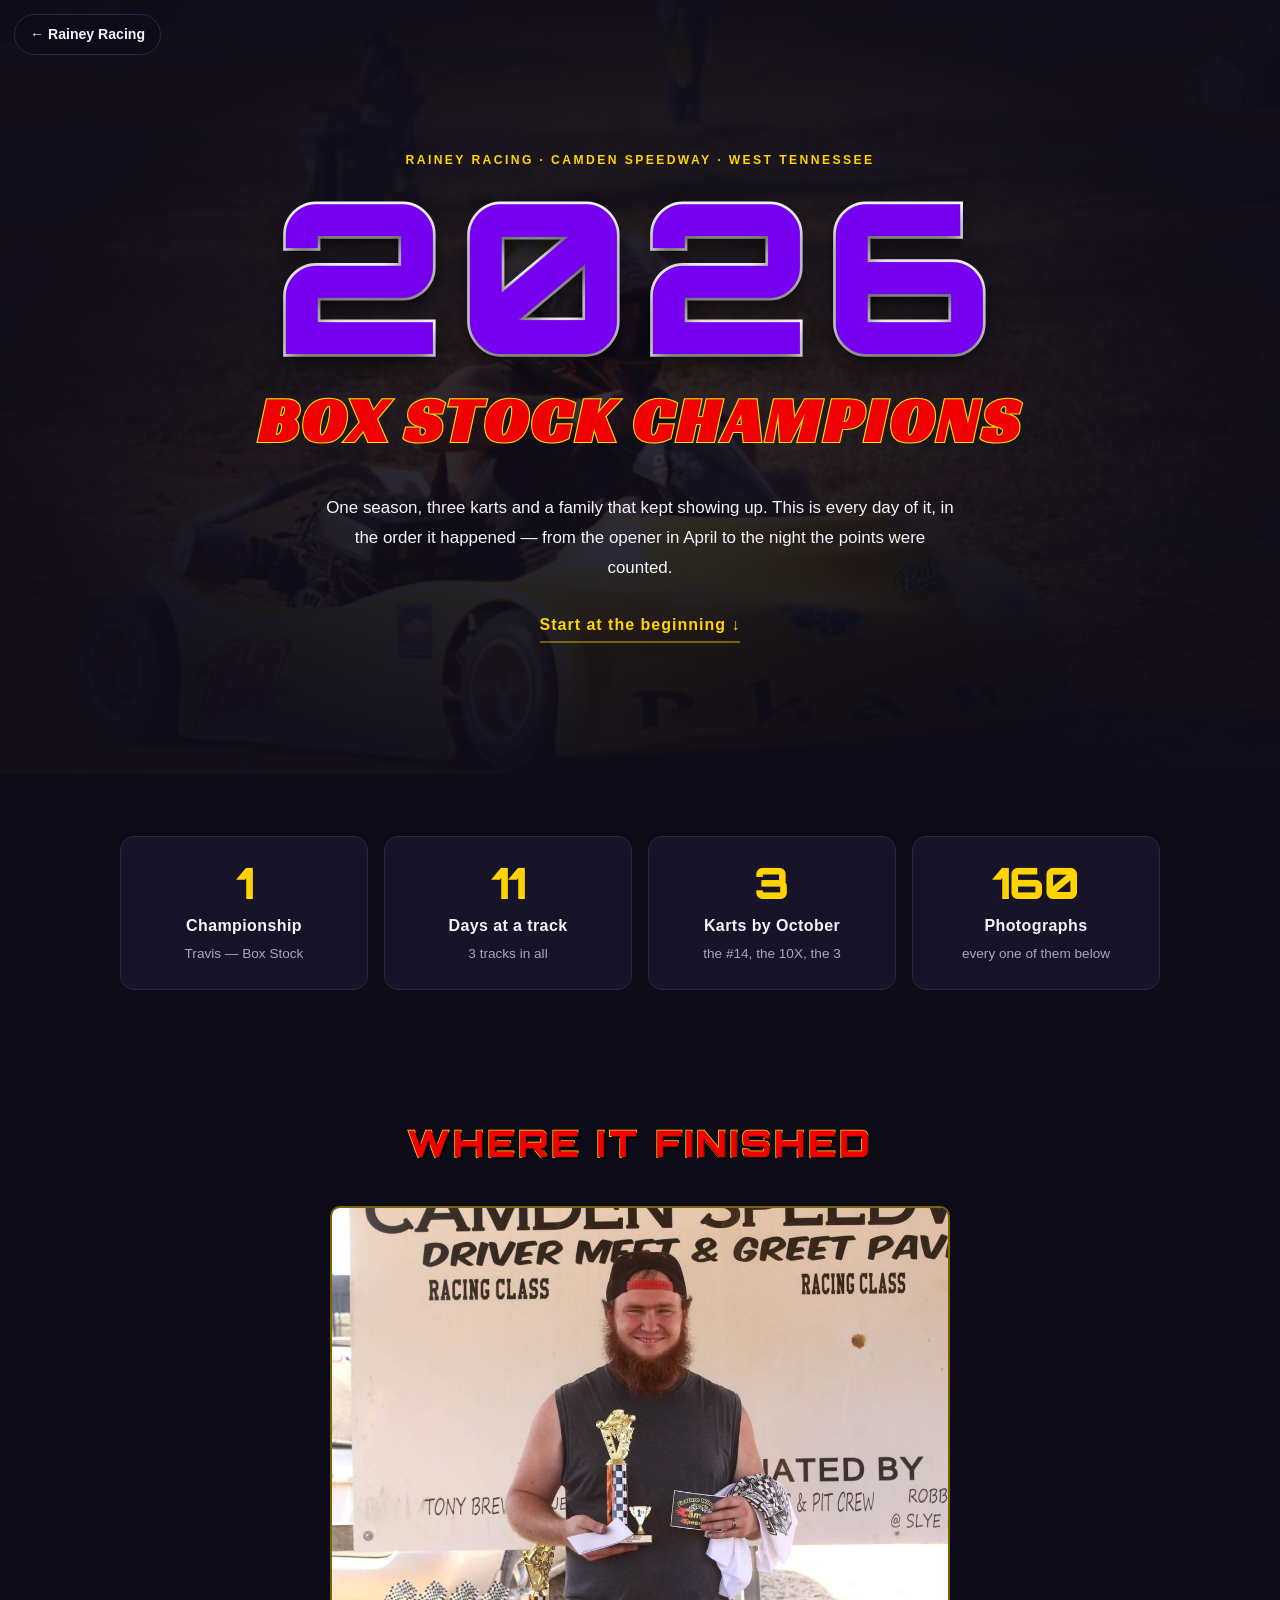
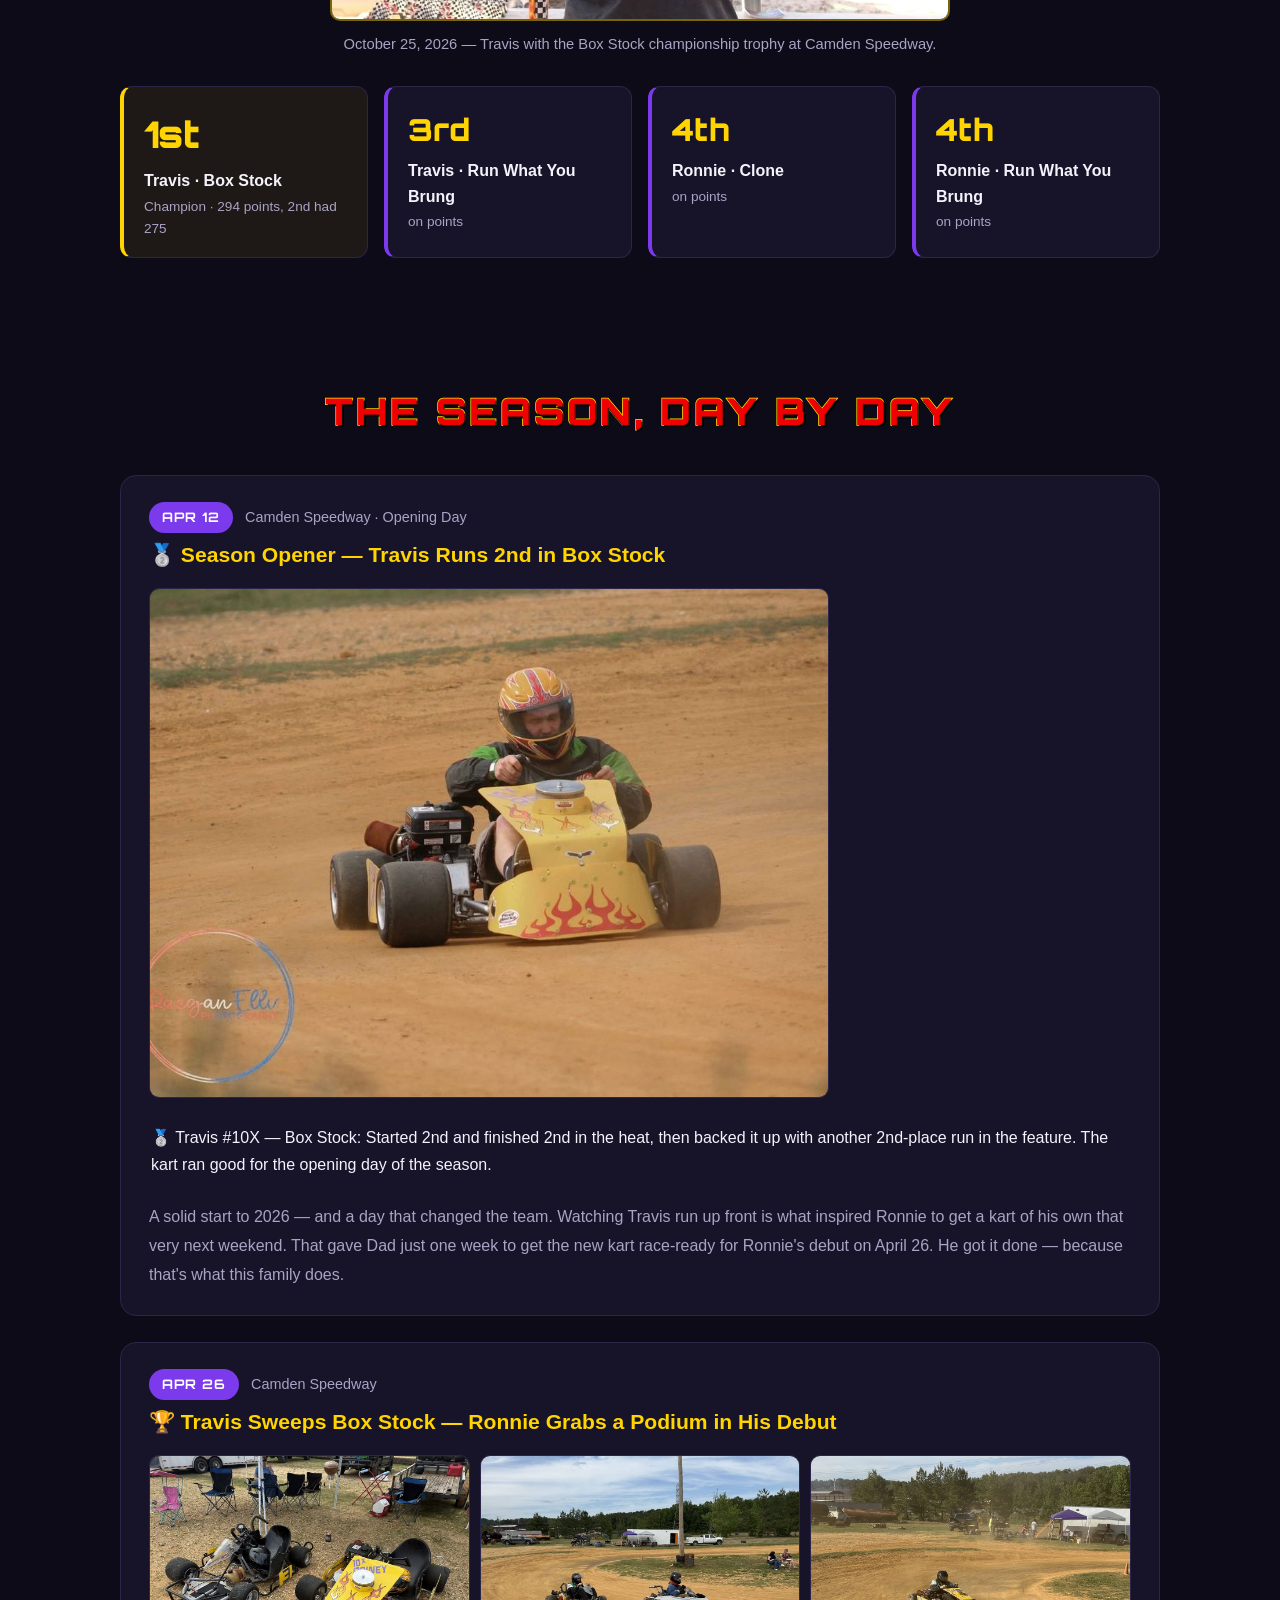
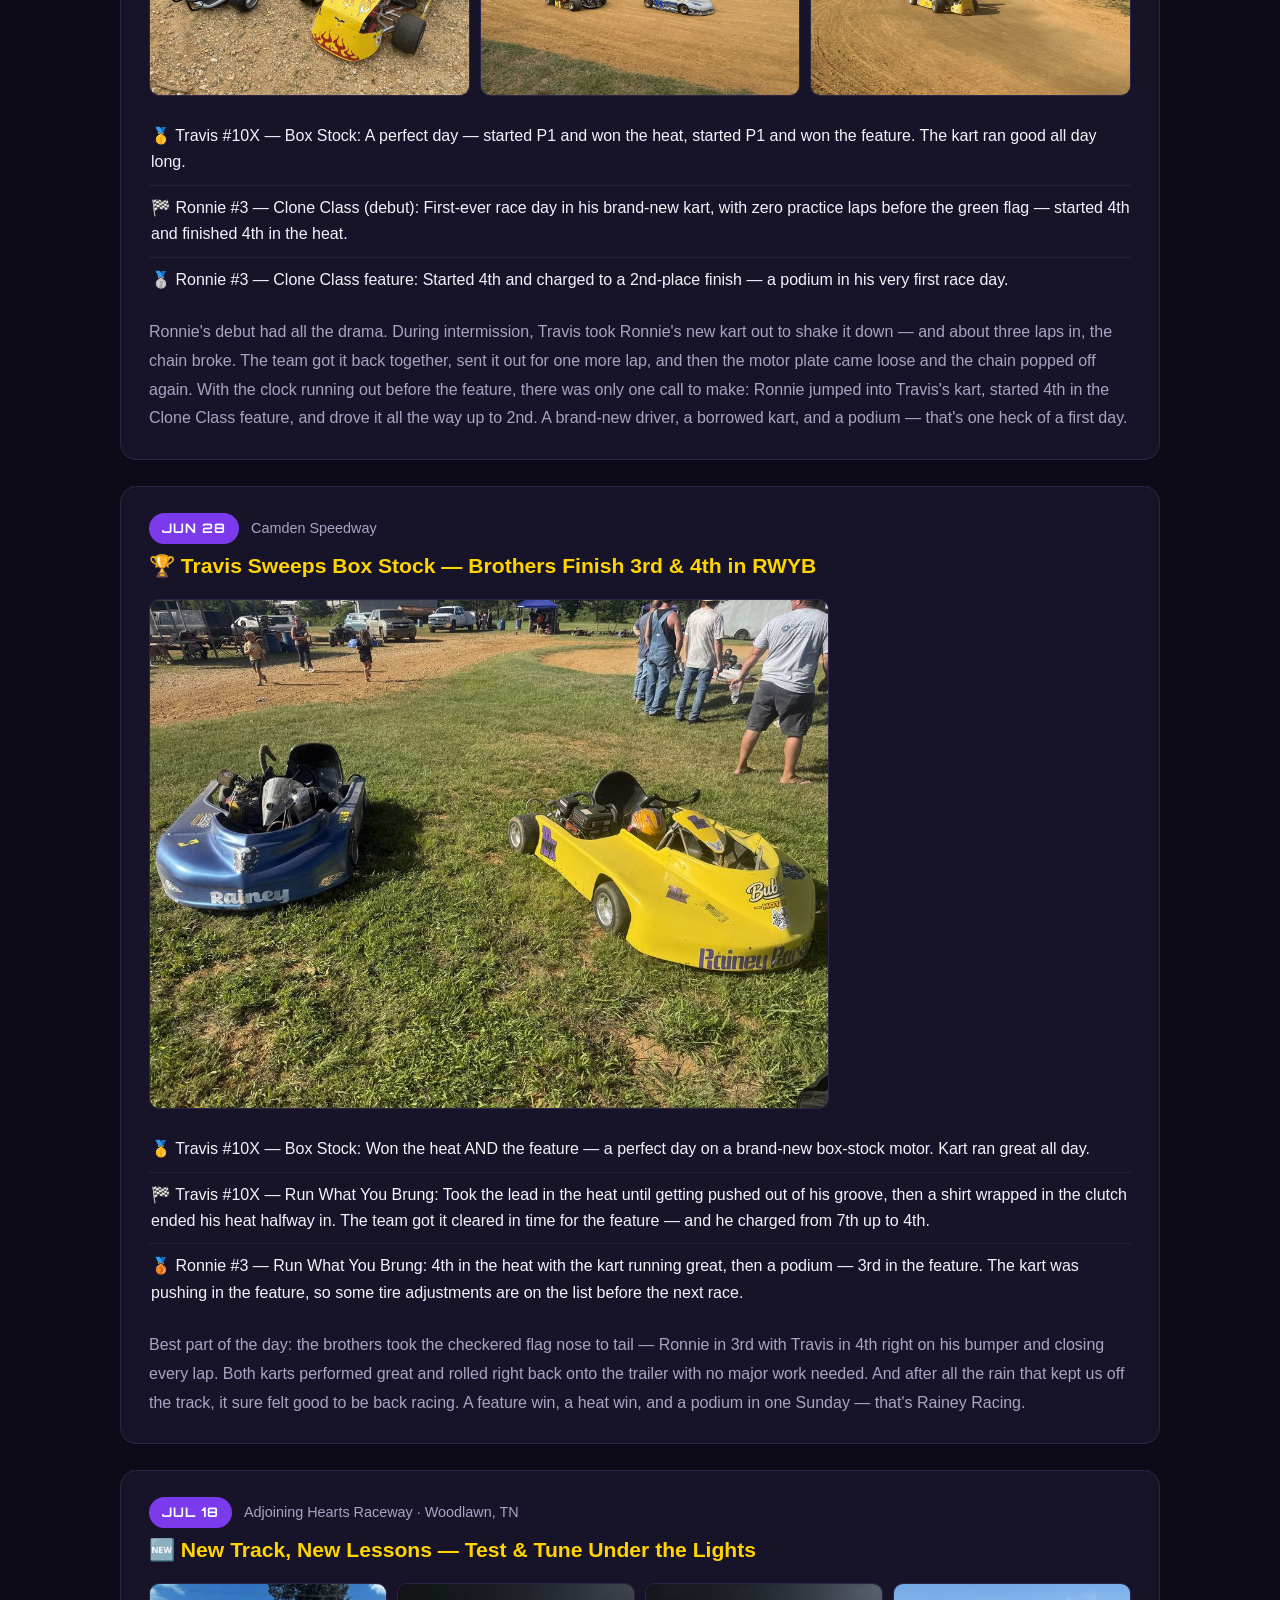
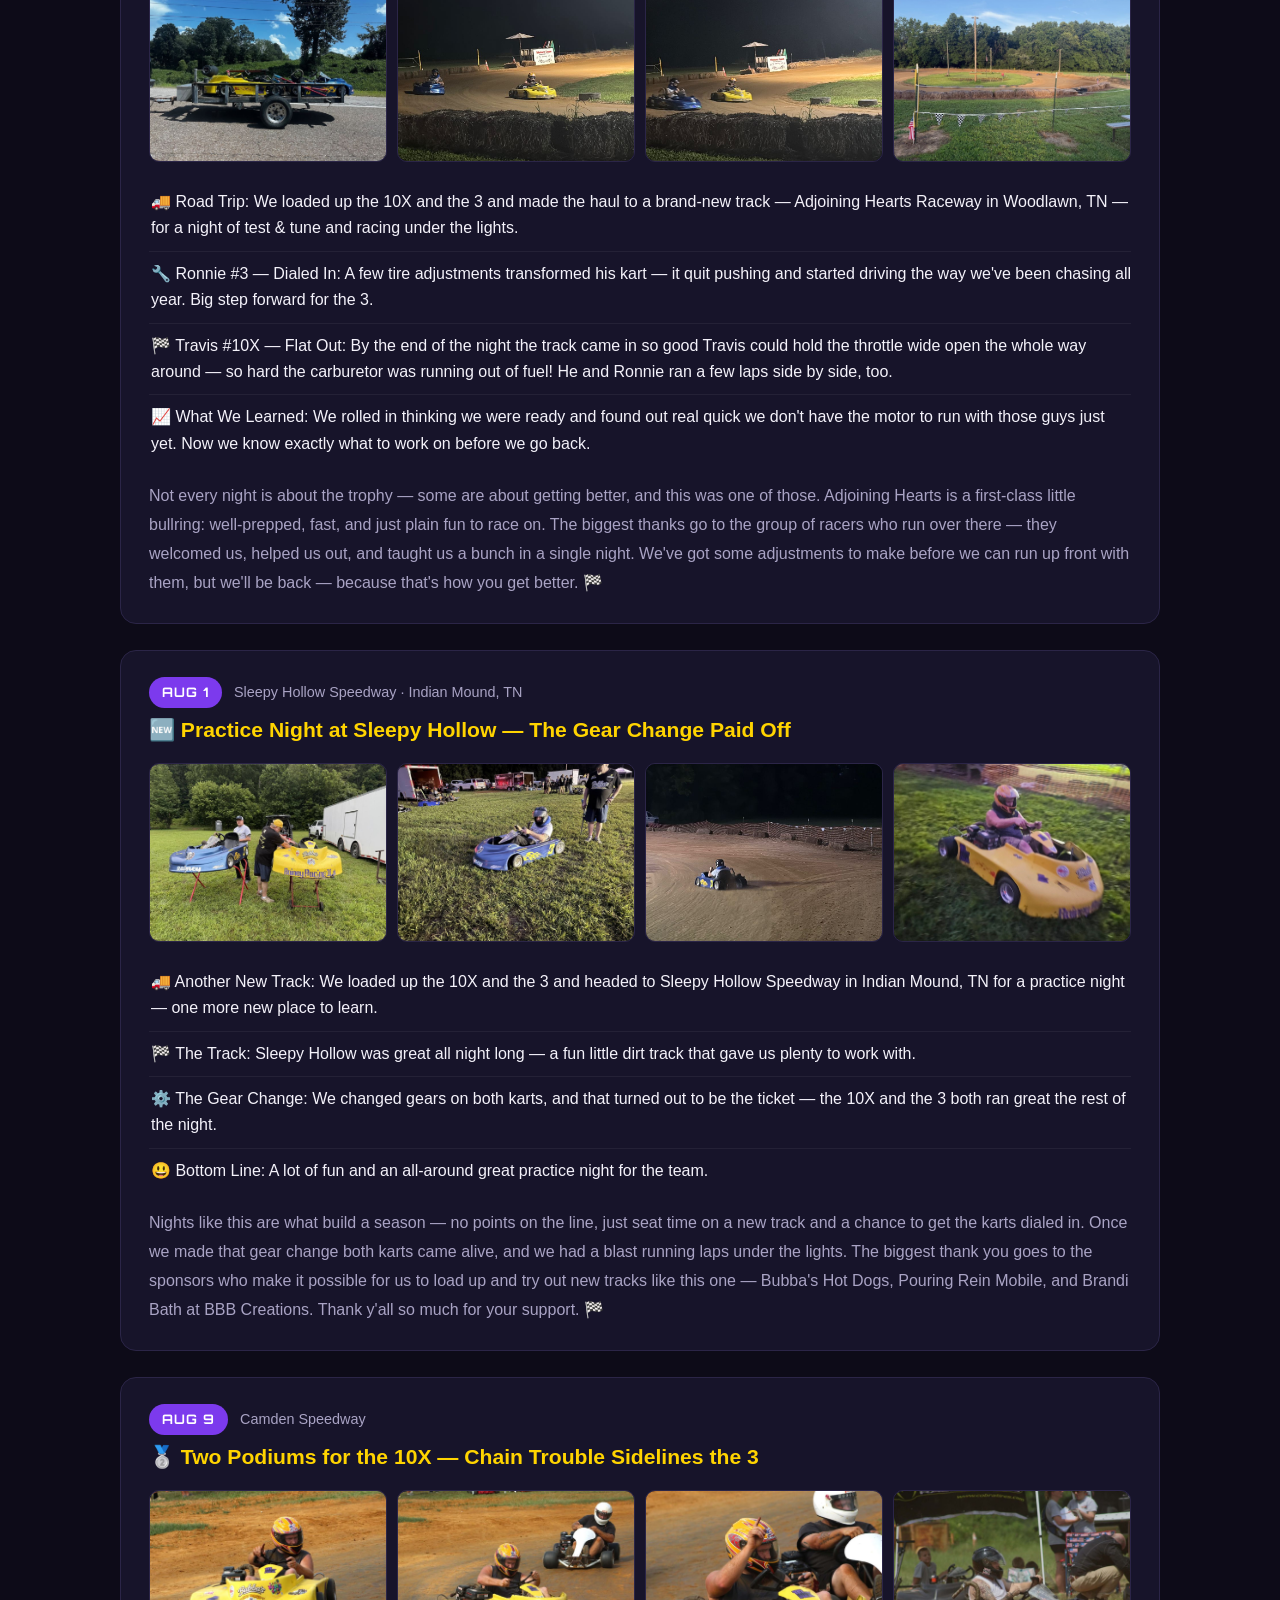
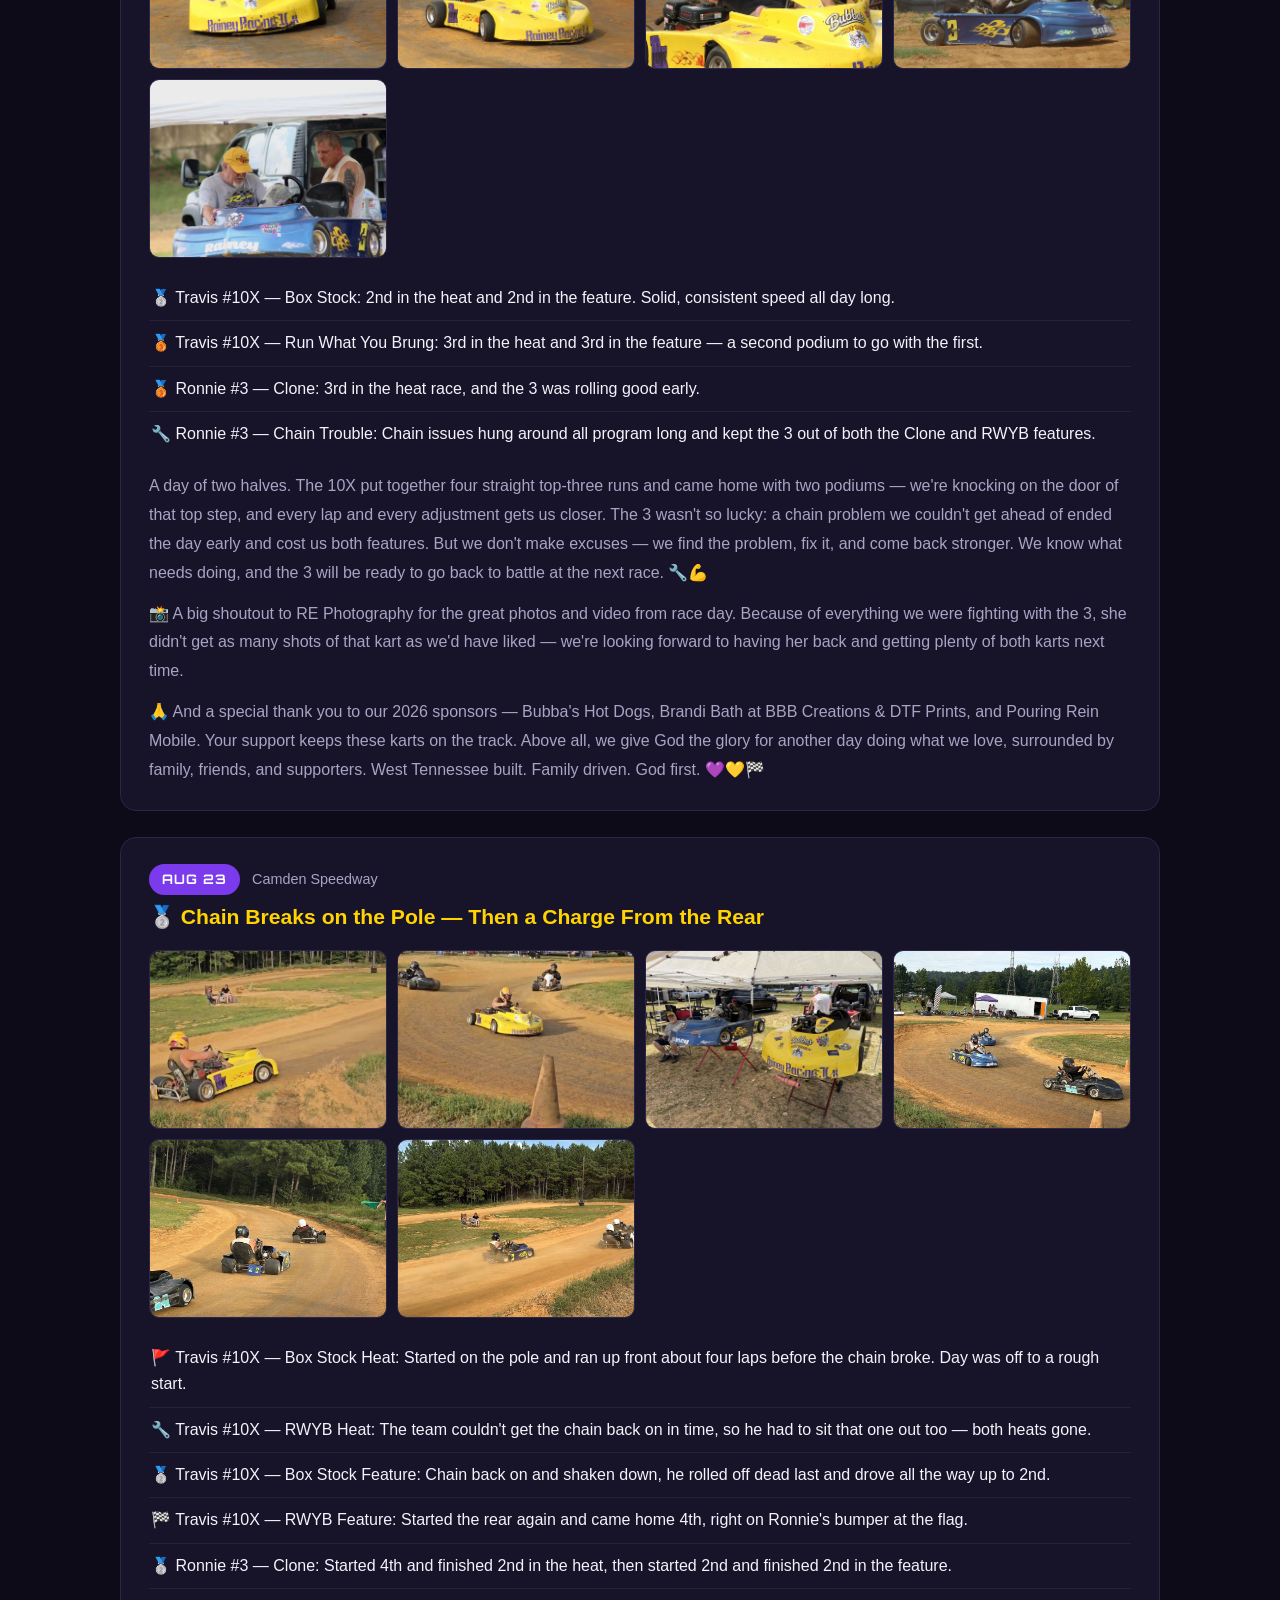
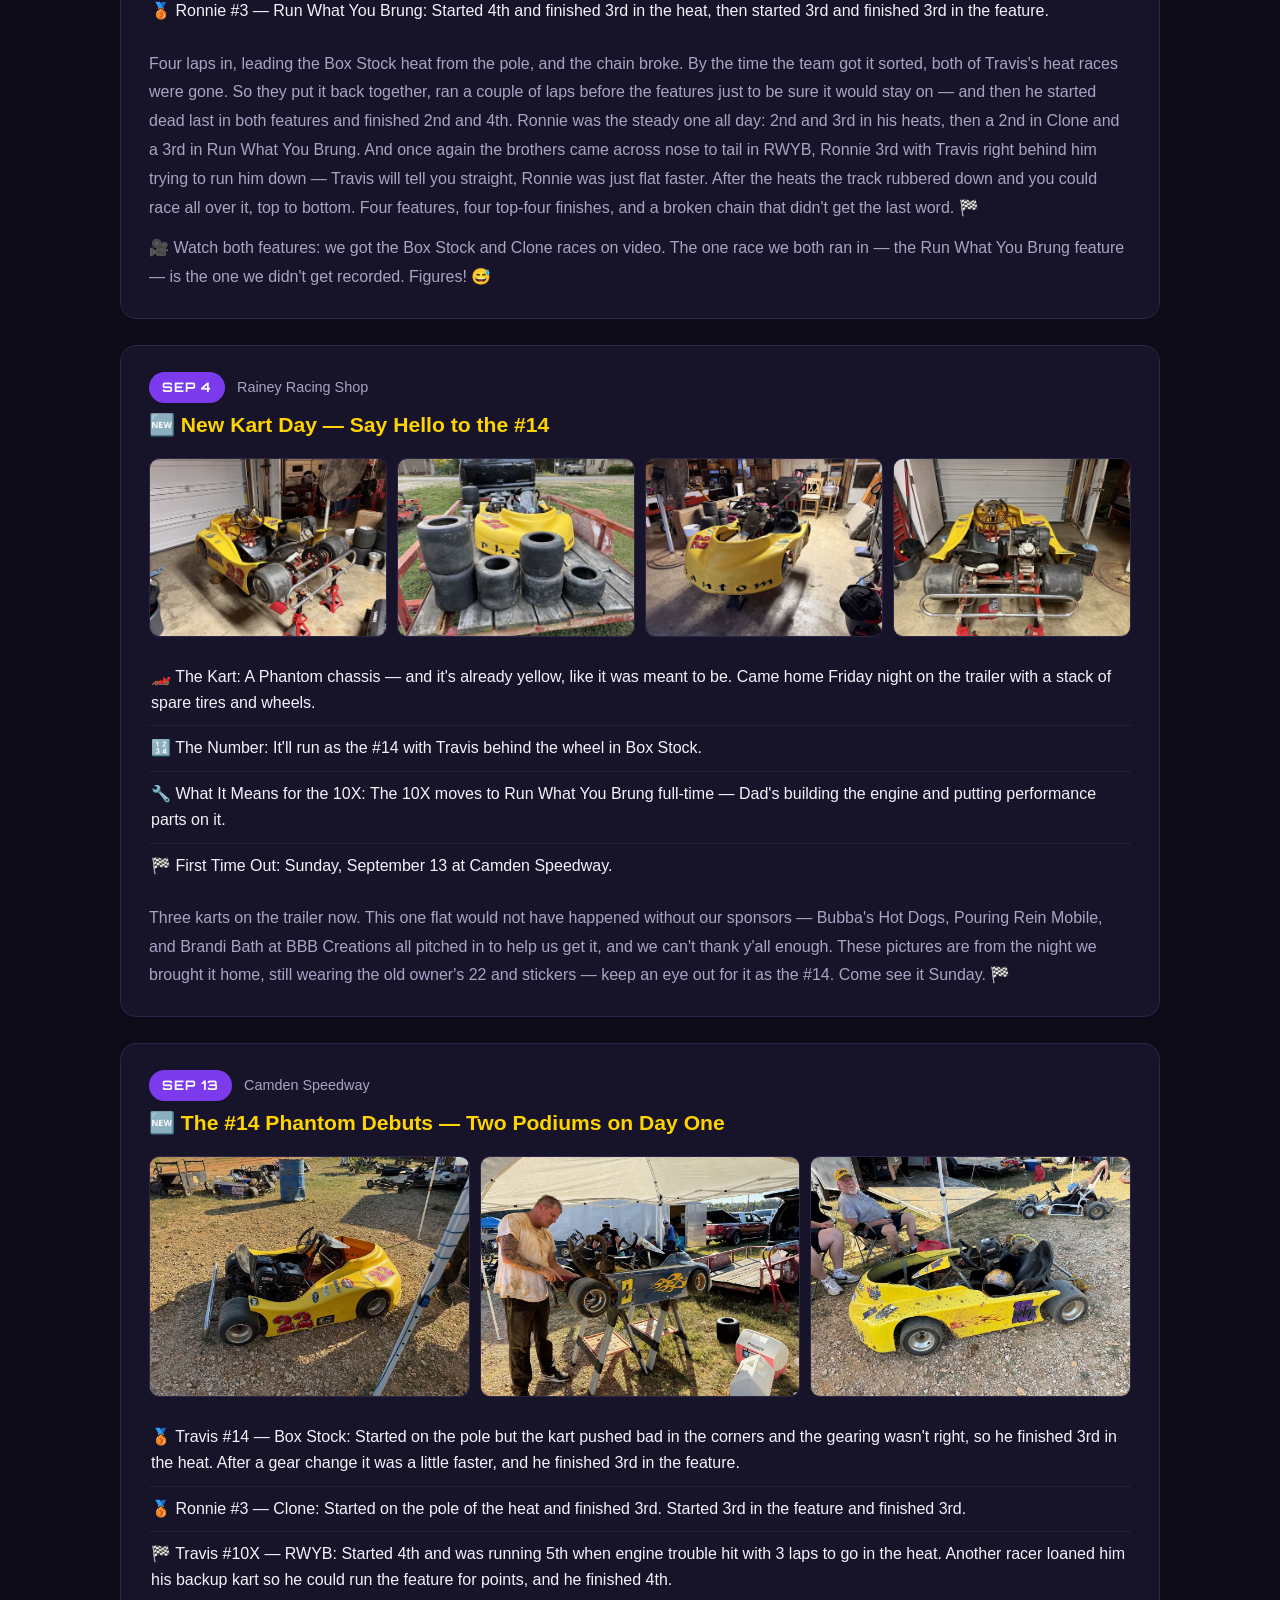
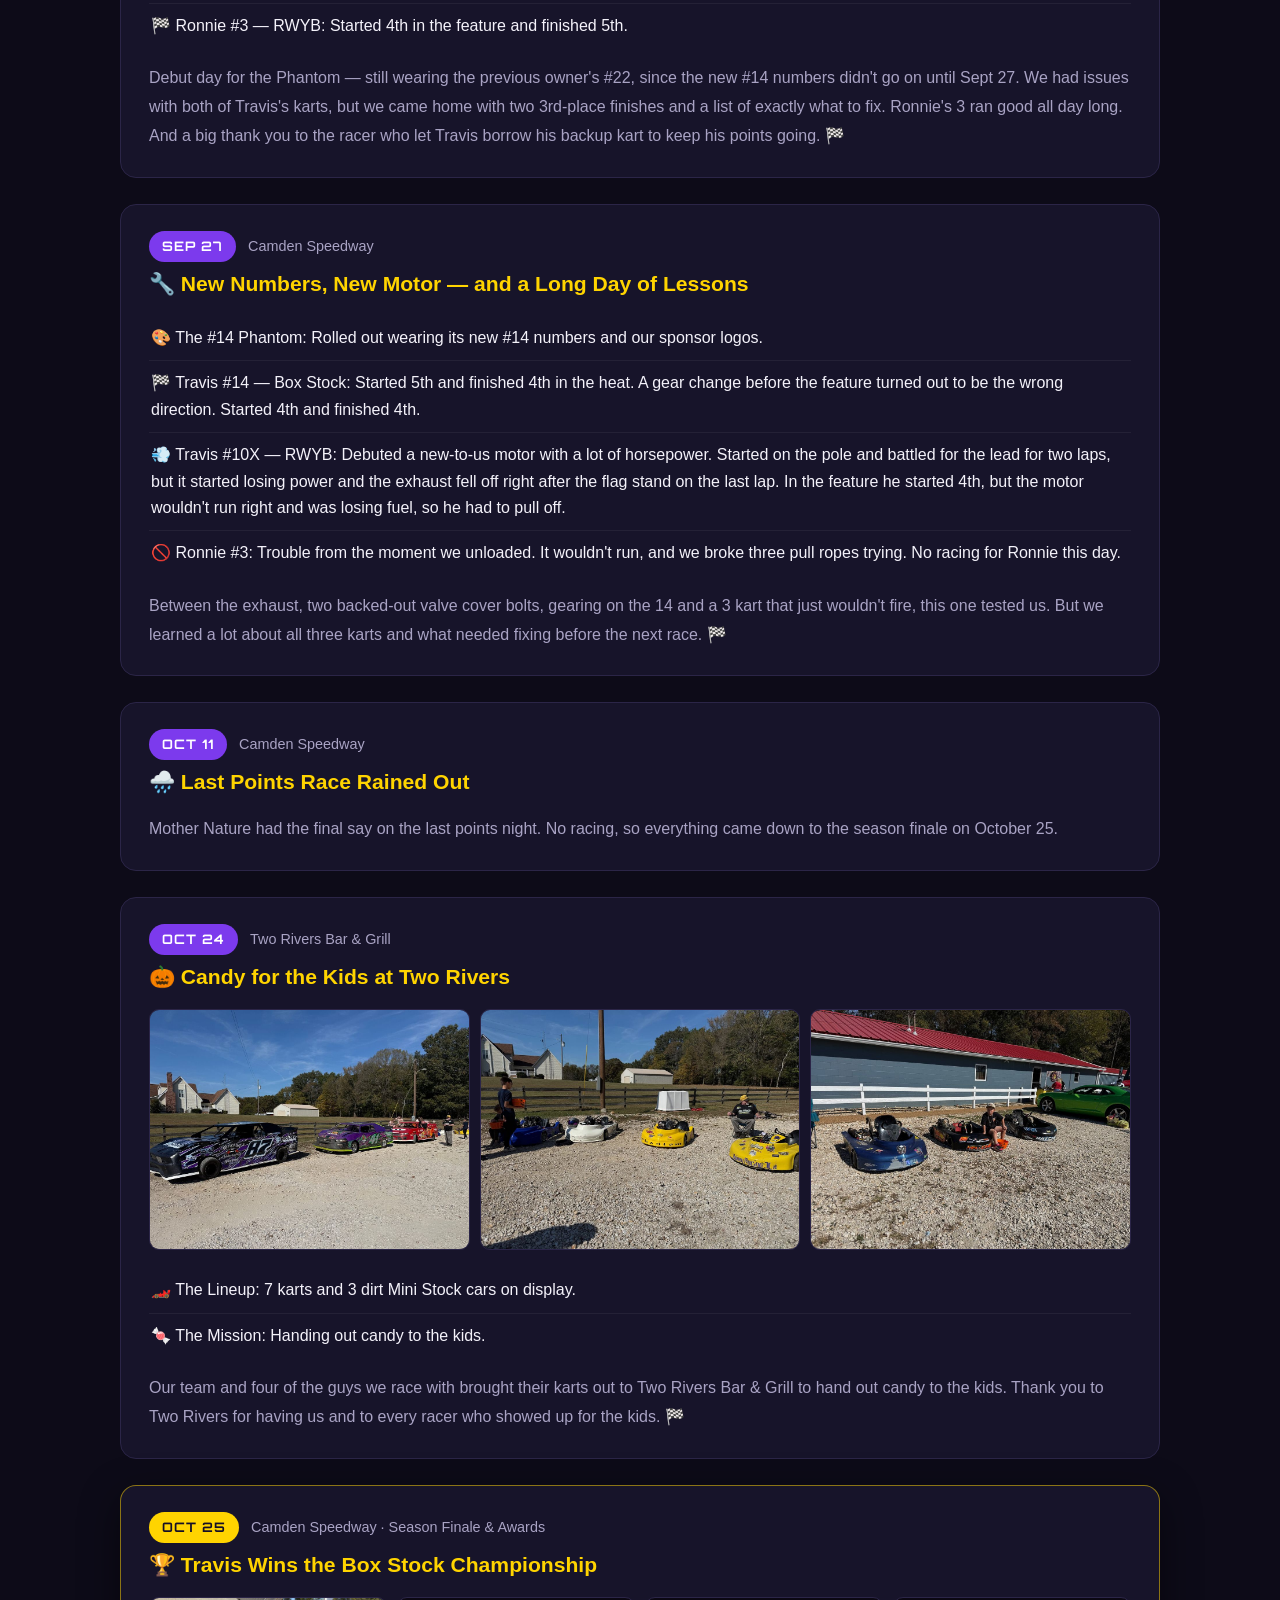
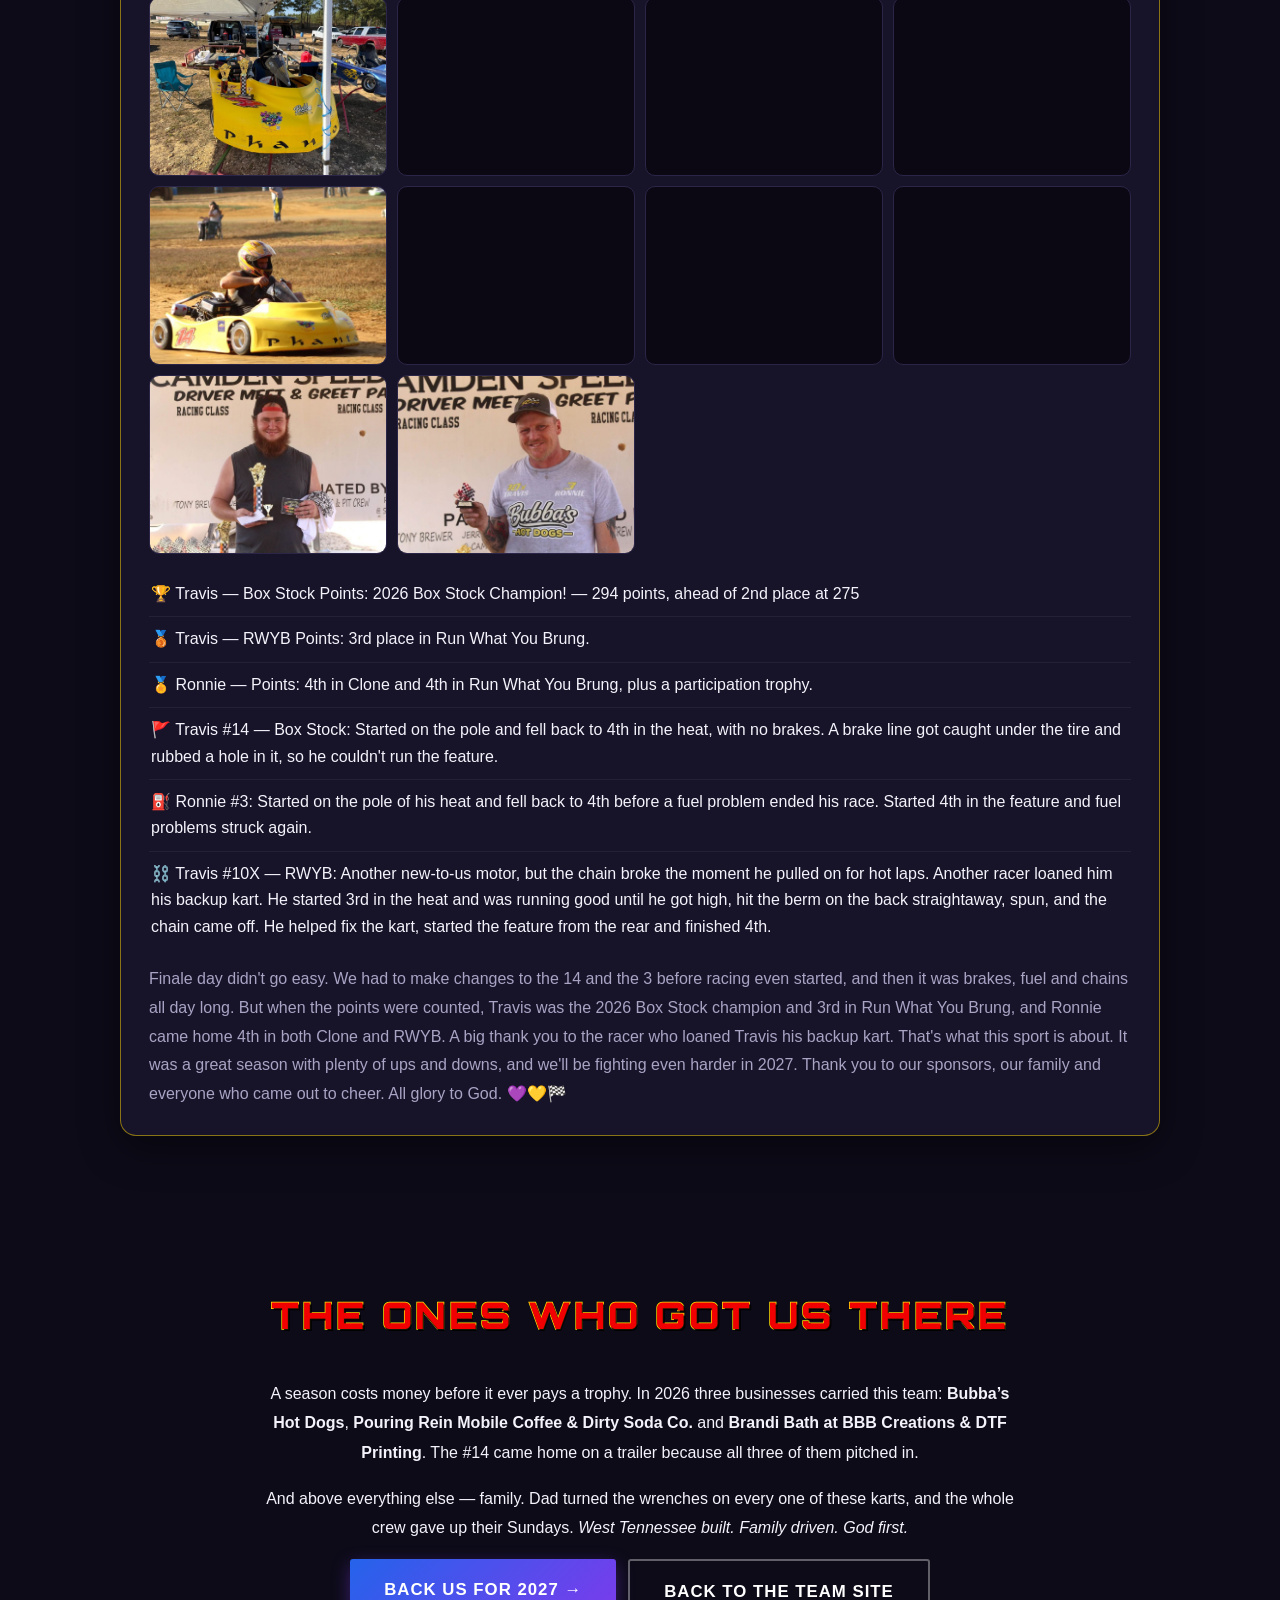
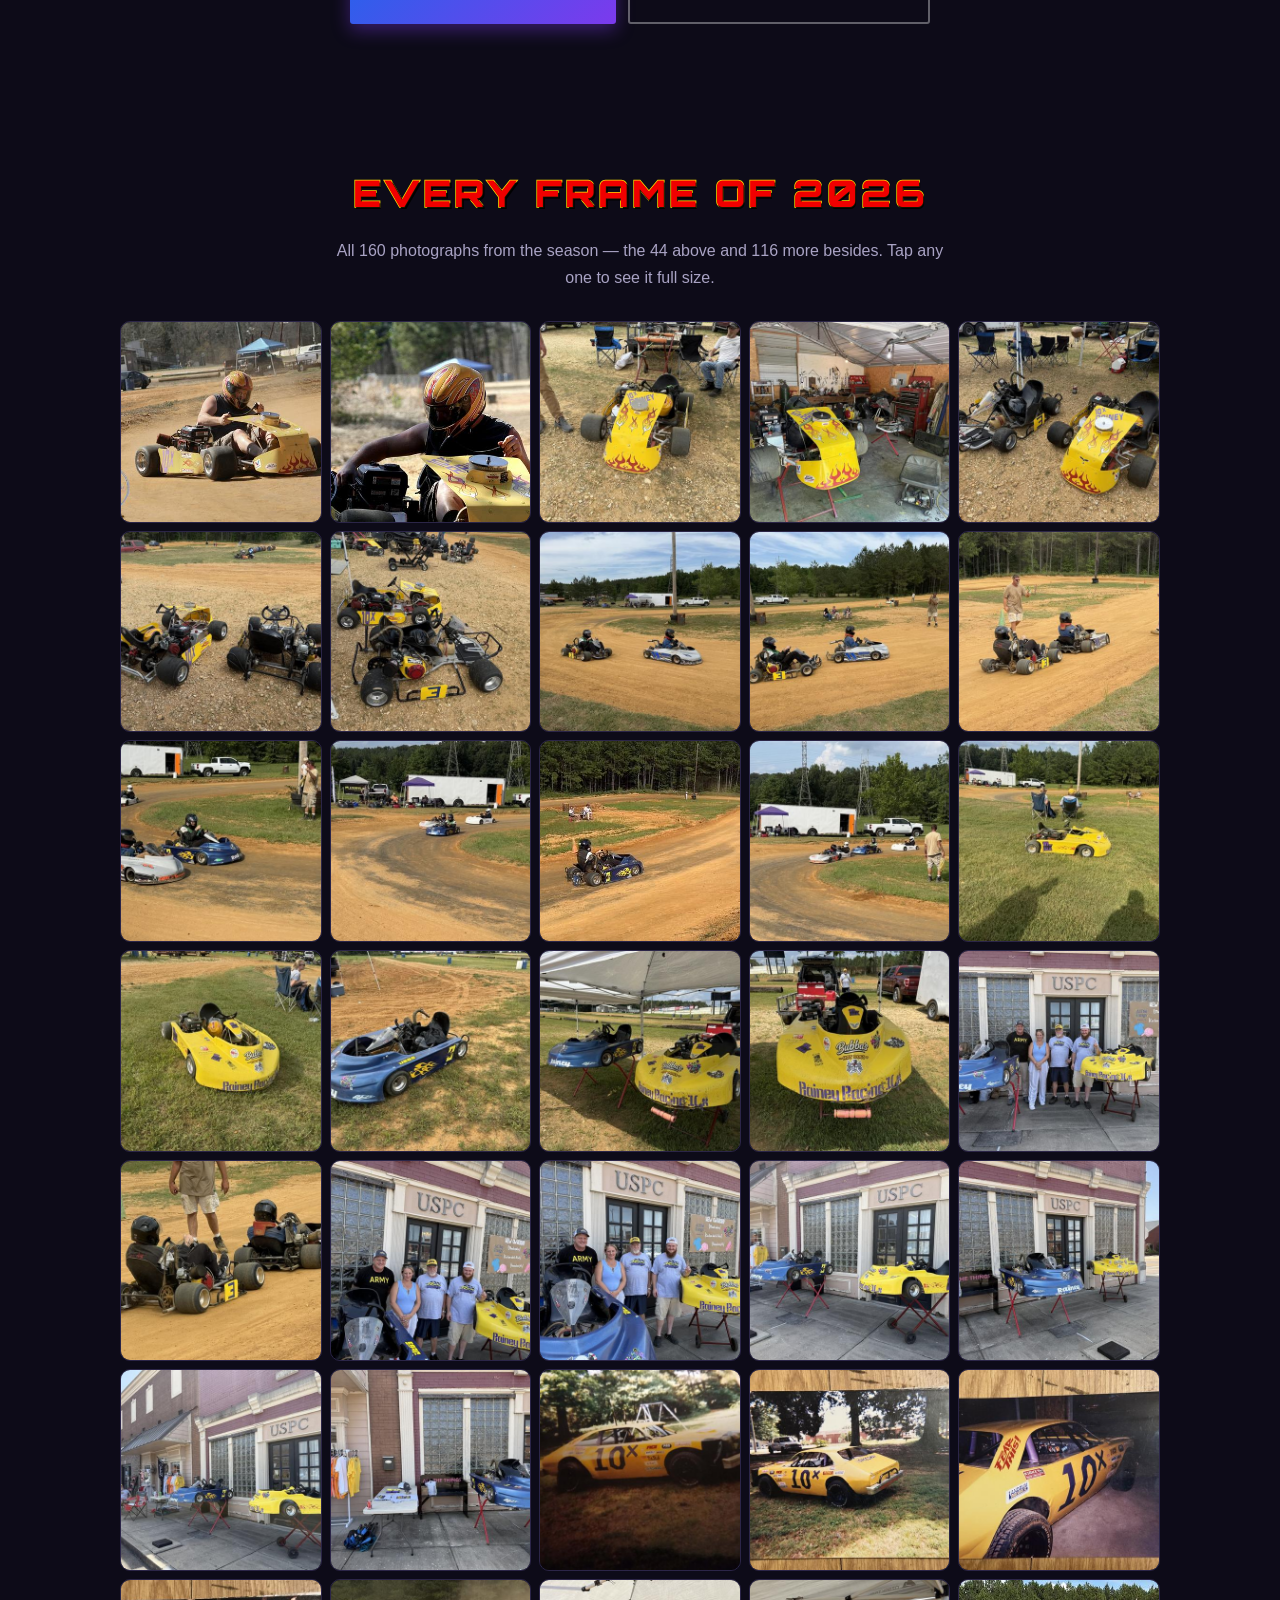
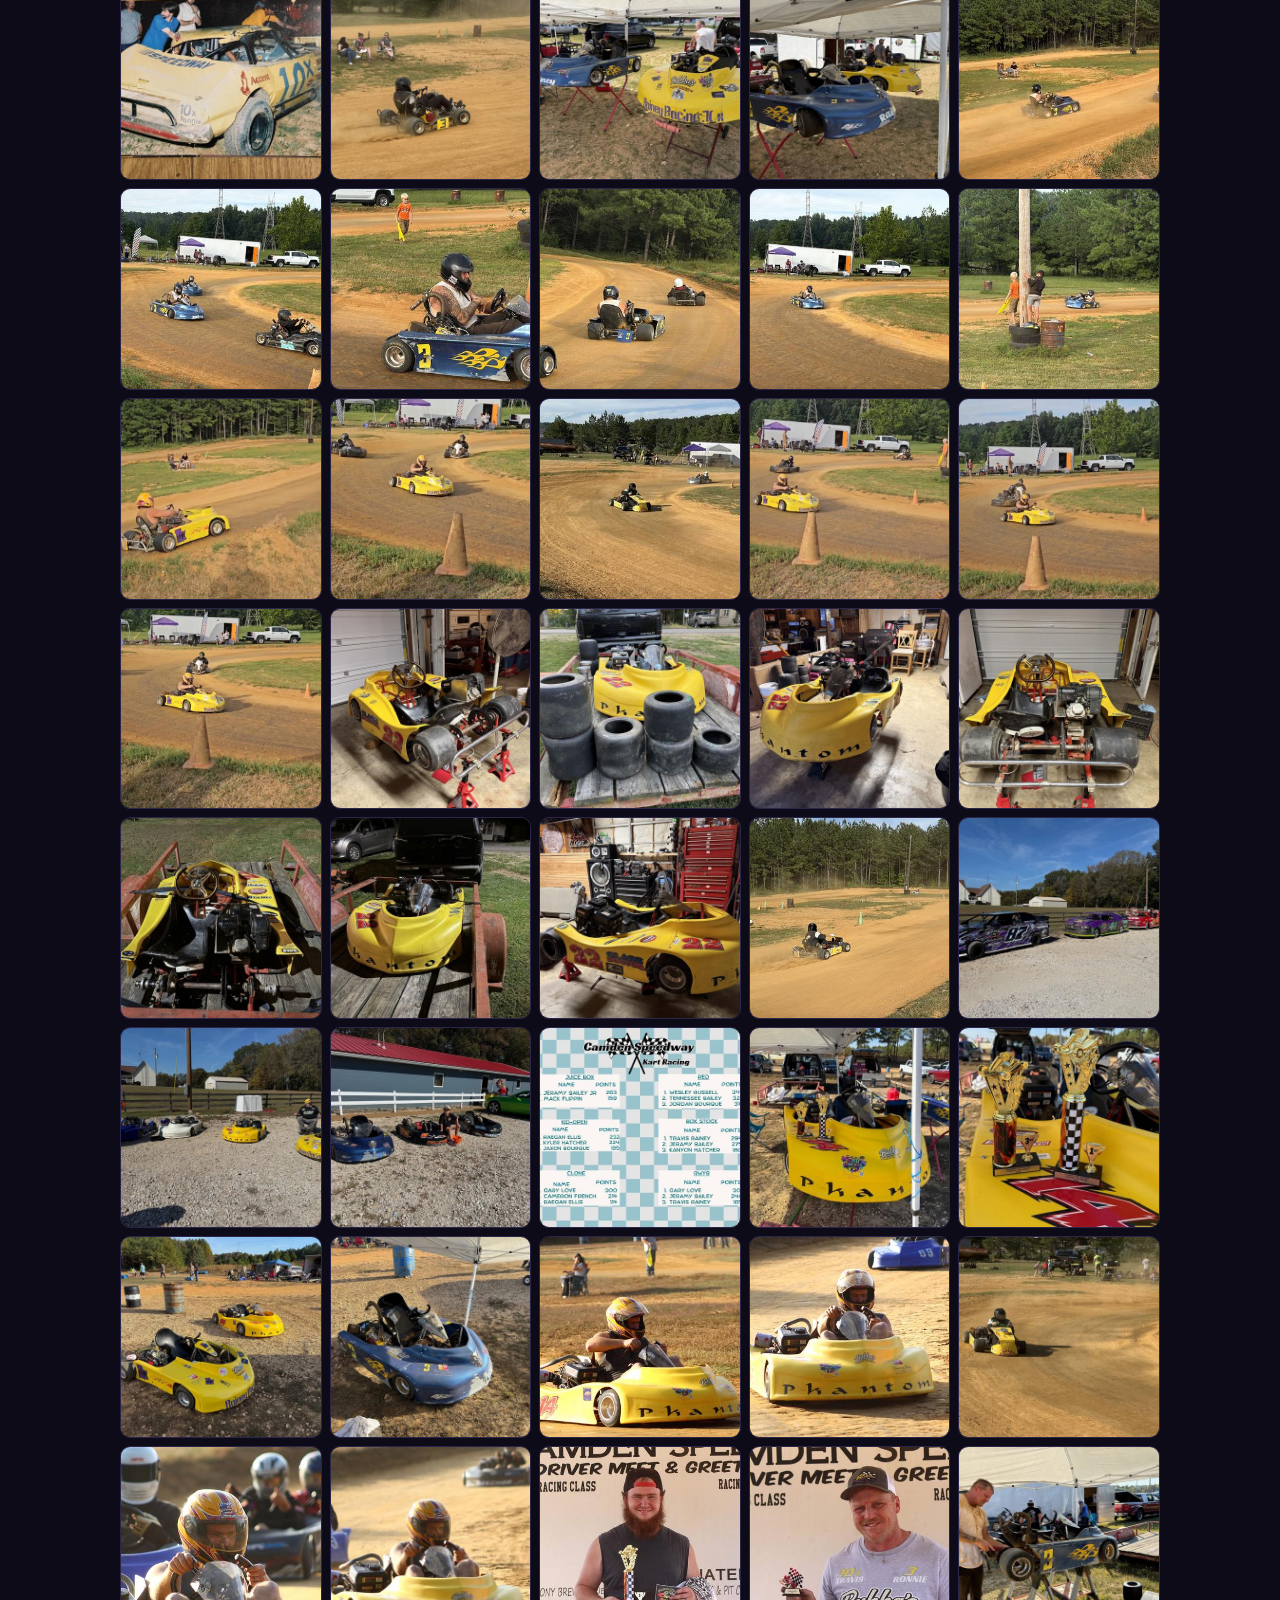
<file: 2026/index.html>
<!DOCTYPE html>
<html lang="en">
<head>
    <meta charset="UTF-8">
    <meta name="viewport" content="width=device-width, initial-scale=1.0">
    <title>The 2026 Season | Rainey Racing — Box Stock Champions</title>
    <meta name="description" content="Rainey Racing's 2026 season, day by day — the championship, three karts, three tracks and all 160 photographs from the year.">
    <meta property="og:title" content="The 2026 Season — Rainey Racing">
    <meta property="og:description" content="Box Stock champions. Every race day of 2026 in the order it happened, with all 160 photos from the season.">
    <meta property="og:image" content="https://raineymotorsports.com/images/race/rr-148.jpg">
    <meta property="og:url" content="https://raineymotorsports.com/2026/">
    <meta property="og:type" content="website">
    <link rel="preconnect" href="https://fonts.googleapis.com">
    <link rel="preconnect" href="https://fonts.gstatic.com" crossorigin>
    <link rel="stylesheet" href="https://fonts.googleapis.com/css2?family=Orbitron:wght@700;900&family=Racing+Sans+One&display=swap">
    <link rel="stylesheet" href="../styles.css?v=34">
    <link rel="stylesheet" href="../logolook.css?v=11">
    <link rel="stylesheet" href="season.css?v=1">
</head>
<body class="season-page">
    <a class="s-back" href="../">&larr; Rainey Racing</a>
<section class="s-hero">
    <img class="s-hero-bg" src="../images/season/md/rr-148.jpg" alt="" aria-hidden="true">
    <div class="s-hero-in">
        <div class="s-eyebrow">Rainey Racing &middot; Camden Speedway &middot; West Tennessee</div>
        <div class="s-year">2026</div>
        <h1 class="s-title">Box Stock Champions</h1>
        <p class="s-lede">One season, three karts and a family that kept showing up. This is every day of it,
        in the order it happened &mdash; from the opener in April to the night the points were counted.</p>
        <a class="s-scroll" href="#start">Start at the beginning &darr;</a>
    </div>
</section>
<section class="s-stats" id="start"><div class="s-stats-in"><div class="s-stat"><span class="s-stat-n">1</span><span class="s-stat-l">Championship</span><span class="s-stat-s">Travis &mdash; Box Stock</span></div><div class="s-stat"><span class="s-stat-n">11</span><span class="s-stat-l">Days at a track</span><span class="s-stat-s">3 tracks in all</span></div><div class="s-stat"><span class="s-stat-n">3</span><span class="s-stat-l">Karts by October</span><span class="s-stat-s">the #14, the 10X, the 3</span></div><div class="s-stat"><span class="s-stat-n">160</span><span class="s-stat-l">Photographs</span><span class="s-stat-s">every one of them below</span></div></div></section>
<section class="s-standings" id="finish">
    <h2 class="s-h2">Where It Finished</h2>
    <figure class="s-moment"><button class="s-shot" data-full="../images/race/rr-152.jpg" data-cap="Travis Rainey holds his 1st-place trophy and a Feature Winner 2026 card in front of the Camden Speedway driver meet and greet banner" aria-label="Open photo: Travis Rainey holds his 1st-place trophy and a Feature Winner 2026 card in front of the Camden Speedway driver meet and greet banner"><img src="../images/season/md/rr-152.jpg" alt="Travis Rainey holds his 1st-place trophy and a Feature Winner 2026 card in front of the Camden Speedway driver meet and greet banner" loading="lazy" decoding="async"></button><figcaption>October 25, 2026 &mdash; Travis with the Box Stock championship trophy at Camden Speedway.</figcaption></figure>
    <div class="s-stand-grid">
        <div class="s-stand s-stand--gold"><span class="s-pos">1st</span>
            <span class="s-who">Travis &middot; Box Stock</span><span class="s-note">Champion &middot; 294 points, 2nd had 275</span></div>
        <div class="s-stand"><span class="s-pos">3rd</span>
            <span class="s-who">Travis &middot; Run What You Brung</span><span class="s-note">on points</span></div>
        <div class="s-stand"><span class="s-pos">4th</span>
            <span class="s-who">Ronnie &middot; Clone</span><span class="s-note">on points</span></div>
        <div class="s-stand"><span class="s-pos">4th</span>
            <span class="s-who">Ronnie &middot; Run What You Brung</span><span class="s-note">on points</span></div>
    </div>
</section>
<section class="s-timeline" id="timeline"><h2 class="s-h2">The Season, Day by Day</h2><article class="s-day">
        <div class="s-day-head">
            <div class="s-chip">Apr 12</div>
            <div class="s-where">Camden Speedway &middot; Opening Day</div>
        </div>
        <h3 class="s-day-title">🥈 Season Opener — Travis Runs 2nd in Box Stock</h3>
        <div class="s-shots s-shots--one"><button class="s-shot" data-full="../images/race/rr-29.jpg" data-cap="Travis Rainey sliding the yellow and purple 10X through the dirt at Camden Speedway" aria-label="Open photo: Travis Rainey sliding the yellow and purple 10X through the dirt at Camden Speedway"><img src="../images/season/md/rr-29.jpg" alt="Travis Rainey sliding the yellow and purple 10X through the dirt at Camden Speedway" loading="lazy" decoding="async"></button></div><ul class="s-lines"><li>🥈 Travis #10X — Box Stock: Started 2nd and finished 2nd in the heat, then backed it up with another 2nd-place run in the feature. The kart ran good for the opening day of the season.</li></ul><p class="s-recap">A solid start to 2026 — and a day that changed the team. Watching Travis run up front is what inspired Ronnie to get a kart of his own that very next weekend. That gave Dad just one week to get the new kart race-ready for Ronnie&#x27;s debut on April 26. He got it done — because that&#x27;s what this family does.</p>
    </article><article class="s-day">
        <div class="s-day-head">
            <div class="s-chip">Apr 26</div>
            <div class="s-where">Camden Speedway</div>
        </div>
        <h3 class="s-day-title">🏆 Travis Sweeps Box Stock — Ronnie Grabs a Podium in His Debut</h3>
        <div class="s-shots s-shots--many"><button class="s-shot" data-full="../images/race/rr-05.jpg" data-cap="In the Pits" aria-label="Open photo: Kart in the pits"><img src="../images/season/md/rr-05.jpg" alt="Kart in the pits" loading="lazy" decoding="async"></button><button class="s-shot" data-full="../images/race/rr-08.jpg" data-cap="Ronnie&#x27;s Debut" aria-label="Open photo: Ronnie Rainey on track in the No. 3 kart during his racing debut"><img src="../images/season/md/rr-08.jpg" alt="Ronnie Rainey on track in the No. 3 kart during his racing debut" loading="lazy" decoding="async"></button><button class="s-shot" data-full="../images/race/rr-17.jpg" data-cap="Ronnie Rainey driving Travis&#x27;s borrowed yellow 10X kart through the corner during the Clone Class feature — his 2nd-place run" aria-label="Open photo: Ronnie Rainey driving Travis&#x27;s borrowed yellow 10X kart through the corner during the Clone Class feature — his 2nd-place run"><img src="../images/season/md/rr-17.jpg" alt="Ronnie Rainey driving Travis&#x27;s borrowed yellow 10X kart through the corner during the Clone Class feature — his 2nd-place run" loading="lazy" decoding="async"></button></div><ul class="s-lines"><li>🥇 Travis #10X — Box Stock: A perfect day — started P1 and won the heat, started P1 and won the feature. The kart ran good all day long.</li><li>🏁 Ronnie #3 — Clone Class (debut): First-ever race day in his brand-new kart, with zero practice laps before the green flag — started 4th and finished 4th in the heat.</li><li>🥈 Ronnie #3 — Clone Class feature: Started 4th and charged to a 2nd-place finish — a podium in his very first race day.</li></ul><p class="s-recap">Ronnie&#x27;s debut had all the drama. During intermission, Travis took Ronnie&#x27;s new kart out to shake it down — and about three laps in, the chain broke. The team got it back together, sent it out for one more lap, and then the motor plate came loose and the chain popped off again. With the clock running out before the feature, there was only one call to make: Ronnie jumped into Travis&#x27;s kart, started 4th in the Clone Class feature, and drove it all the way up to 2nd. A brand-new driver, a borrowed kart, and a podium — that&#x27;s one heck of a first day.</p>
    </article><article class="s-day">
        <div class="s-day-head">
            <div class="s-chip">Jun 28</div>
            <div class="s-where">Camden Speedway</div>
        </div>
        <h3 class="s-day-title">🏆 Travis Sweeps Box Stock — Brothers Finish 3rd &amp; 4th in RWYB</h3>
        <div class="s-shots s-shots--one"><button class="s-shot" data-full="../images/race/rr-51.jpg" data-cap="The Rainey Racing karts — Ronnie&#x27;s blue 3 and Travis&#x27;s yellow 10X — side by side at Camden Speedway" aria-label="Open photo: The Rainey Racing karts — Ronnie&#x27;s blue 3 and Travis&#x27;s yellow 10X — side by side at Camden Speedway"><img src="../images/season/md/rr-51.jpg" alt="The Rainey Racing karts — Ronnie&#x27;s blue 3 and Travis&#x27;s yellow 10X — side by side at Camden Speedway" loading="lazy" decoding="async"></button></div><ul class="s-lines"><li>🥇 Travis #10X — Box Stock: Won the heat AND the feature — a perfect day on a brand-new box-stock motor. Kart ran great all day.</li><li>🏁 Travis #10X — Run What You Brung: Took the lead in the heat until getting pushed out of his groove, then a shirt wrapped in the clutch ended his heat halfway in. The team got it cleared in time for the feature — and he charged from 7th up to 4th.</li><li>🥉 Ronnie #3 — Run What You Brung: 4th in the heat with the kart running great, then a podium — 3rd in the feature. The kart was pushing in the feature, so some tire adjustments are on the list before the next race.</li></ul><p class="s-recap">Best part of the day: the brothers took the checkered flag nose to tail — Ronnie in 3rd with Travis in 4th right on his bumper and closing every lap. Both karts performed great and rolled right back onto the trailer with no major work needed. And after all the rain that kept us off the track, it sure felt good to be back racing. A feature win, a heat win, and a podium in one Sunday — that&#x27;s Rainey Racing.</p>
    </article><article class="s-day">
        <div class="s-day-head">
            <div class="s-chip">Jul 18</div>
            <div class="s-where">Adjoining Hearts Raceway &middot; Woodlawn, TN</div>
        </div>
        <h3 class="s-day-title">🆕 New Track, New Lessons — Test &amp; Tune Under the Lights</h3>
        <div class="s-shots s-shots--many"><button class="s-shot" data-full="../images/race/rr-61.jpg" data-cap="Loaded &amp; Ready" aria-label="Open photo: Both Rainey Racing karts loaded on the trailer, ready to head to the track"><img src="../images/season/md/rr-61.jpg" alt="Both Rainey Racing karts loaded on the trailer, ready to head to the track" loading="lazy" decoding="async"></button><button class="s-shot" data-full="../images/race/rr-63.jpg" data-cap="Under the Lights" aria-label="Open photo: The 10X and the 3 racing side by side under the lights at Adjoining Hearts Raceway"><img src="../images/season/md/rr-63.jpg" alt="The 10X and the 3 racing side by side under the lights at Adjoining Hearts Raceway" loading="lazy" decoding="async"></button><button class="s-shot" data-full="../images/race/rr-64.jpg" data-cap="Ronnie&#x27;s blue 3 leading Travis&#x27;s yellow 10X through a corner at night at Adjoining Hearts Raceway" aria-label="Open photo: Ronnie&#x27;s blue 3 leading Travis&#x27;s yellow 10X through a corner at night at Adjoining Hearts Raceway"><img src="../images/season/md/rr-64.jpg" alt="Ronnie&#x27;s blue 3 leading Travis&#x27;s yellow 10X through a corner at night at Adjoining Hearts Raceway" loading="lazy" decoding="async"></button><button class="s-shot" data-full="../images/race/rr-62.jpg" data-cap="The New Track" aria-label="Open photo: The Adjoining Hearts Raceway dirt oval in Woodlawn, TN during the day"><img src="../images/season/md/rr-62.jpg" alt="The Adjoining Hearts Raceway dirt oval in Woodlawn, TN during the day" loading="lazy" decoding="async"></button></div><ul class="s-lines"><li>🚚 Road Trip: We loaded up the 10X and the 3 and made the haul to a brand-new track — Adjoining Hearts Raceway in Woodlawn, TN — for a night of test &amp; tune and racing under the lights.</li><li>🔧 Ronnie #3 — Dialed In: A few tire adjustments transformed his kart — it quit pushing and started driving the way we&#x27;ve been chasing all year. Big step forward for the 3.</li><li>🏁 Travis #10X — Flat Out: By the end of the night the track came in so good Travis could hold the throttle wide open the whole way around — so hard the carburetor was running out of fuel! He and Ronnie ran a few laps side by side, too.</li><li>📈 What We Learned: We rolled in thinking we were ready and found out real quick we don&#x27;t have the motor to run with those guys just yet. Now we know exactly what to work on before we go back.</li></ul><p class="s-recap">Not every night is about the trophy — some are about getting better, and this was one of those. Adjoining Hearts is a first-class little bullring: well-prepped, fast, and just plain fun to race on. The biggest thanks go to the group of racers who run over there — they welcomed us, helped us out, and taught us a bunch in a single night. We&#x27;ve got some adjustments to make before we can run up front with them, but we&#x27;ll be back — because that&#x27;s how you get better. 🏁</p>
    </article><article class="s-day">
        <div class="s-day-head">
            <div class="s-chip">Aug 1</div>
            <div class="s-where">Sleepy Hollow Speedway &middot; Indian Mound, TN</div>
        </div>
        <h3 class="s-day-title">🆕 Practice Night at Sleepy Hollow — The Gear Change Paid Off</h3>
        <div class="s-shots s-shots--many"><button class="s-shot" data-full="../images/race/rr-70.jpg" data-cap="Sleepy Hollow Pits" aria-label="Open photo: Travis&#x27;s yellow 10X and Ronnie&#x27;s blue 3 karts up on stands in the grass pits at Sleepy Hollow Speedway"><img src="../images/season/md/rr-70.jpg" alt="Travis&#x27;s yellow 10X and Ronnie&#x27;s blue 3 karts up on stands in the grass pits at Sleepy Hollow Speedway" loading="lazy" decoding="async"></button><button class="s-shot" data-full="../images/race/rr-73.jpg" data-cap="Fired Up for Practice" aria-label="Open photo: Ronnie fired up in the blue 3 kart in the pits at night at Sleepy Hollow Speedway"><img src="../images/season/md/rr-73.jpg" alt="Ronnie fired up in the blue 3 kart in the pits at night at Sleepy Hollow Speedway" loading="lazy" decoding="async"></button><button class="s-shot" data-full="../images/race/rr-74.jpg" data-cap="Sliding at Sleepy Hollow" aria-label="Open photo: Ronnie&#x27;s blue 3 sliding through the corner at night at Sleepy Hollow Speedway, throwing dirt"><img src="../images/season/md/rr-74.jpg" alt="Ronnie&#x27;s blue 3 sliding through the corner at night at Sleepy Hollow Speedway, throwing dirt" loading="lazy" decoding="async"></button><button class="s-shot" data-full="../images/race/rr-78.jpg" data-cap="The 10X Rolls Out" aria-label="Open photo: Travis at the wheel of the yellow 10X kart under the lights at Sleepy Hollow Speedway"><img src="../images/season/md/rr-78.jpg" alt="Travis at the wheel of the yellow 10X kart under the lights at Sleepy Hollow Speedway" loading="lazy" decoding="async"></button></div><ul class="s-lines"><li>🚚 Another New Track: We loaded up the 10X and the 3 and headed to Sleepy Hollow Speedway in Indian Mound, TN for a practice night — one more new place to learn.</li><li>🏁 The Track: Sleepy Hollow was great all night long — a fun little dirt track that gave us plenty to work with.</li><li>⚙️ The Gear Change: We changed gears on both karts, and that turned out to be the ticket — the 10X and the 3 both ran great the rest of the night.</li><li>😃 Bottom Line: A lot of fun and an all-around great practice night for the team.</li></ul><p class="s-recap">Nights like this are what build a season — no points on the line, just seat time on a new track and a chance to get the karts dialed in. Once we made that gear change both karts came alive, and we had a blast running laps under the lights. The biggest thank you goes to the sponsors who make it possible for us to load up and try out new tracks like this one — Bubba&#x27;s Hot Dogs, Pouring Rein Mobile, and Brandi Bath at BBB Creations. Thank y&#x27;all so much for your support. 🏁</p>
    </article><article class="s-day">
        <div class="s-day-head">
            <div class="s-chip">Aug 9</div>
            <div class="s-where">Camden Speedway</div>
        </div>
        <h3 class="s-day-title">🥈 Two Podiums for the 10X — Chain Trouble Sidelines the 3</h3>
        <div class="s-shots s-shots--many"><button class="s-shot" data-full="../images/race/rr-80.jpg" data-cap="Coming At You" aria-label="Open photo: Travis driving the yellow 10X head-on down the dirt at Camden Speedway"><img src="../images/season/md/rr-80.jpg" alt="Travis driving the yellow 10X head-on down the dirt at Camden Speedway" loading="lazy" decoding="async"></button><button class="s-shot" data-full="../images/race/rr-81.jpg" data-cap="Out Front" aria-label="Open photo: Travis&#x27;s yellow 10X leading another kart through the corner at Camden Speedway"><img src="../images/season/md/rr-81.jpg" alt="Travis&#x27;s yellow 10X leading another kart through the corner at Camden Speedway" loading="lazy" decoding="async"></button><button class="s-shot" data-full="../images/race/rr-82.jpg" data-cap="God First" aria-label="Open photo: Travis pointing a finger to the sky from the seat of the 10X alongside another kart"><img src="../images/season/md/rr-82.jpg" alt="Travis pointing a finger to the sky from the seat of the 10X alongside another kart" loading="lazy" decoding="async"></button><button class="s-shot" data-full="../images/race/rr-86.jpg" data-cap="The 3 Rolls Out" aria-label="Open photo: Ronnie sitting in the blue 3 kart in the pits at Camden Speedway"><img src="../images/season/md/rr-86.jpg" alt="Ronnie sitting in the blue 3 kart in the pits at Camden Speedway" loading="lazy" decoding="async"></button><button class="s-shot" data-full="../images/race/rr-87.jpg" data-cap="Father &amp; Son on the 3" aria-label="Open photo: Ronnie Rainey Sr. and Ronnie Rainey working on the blue 3 kart under the pit canopy"><img src="../images/season/md/rr-87.jpg" alt="Ronnie Rainey Sr. and Ronnie Rainey working on the blue 3 kart under the pit canopy" loading="lazy" decoding="async"></button></div><ul class="s-lines"><li>🥈 Travis #10X — Box Stock: 2nd in the heat and 2nd in the feature. Solid, consistent speed all day long.</li><li>🥉 Travis #10X — Run What You Brung: 3rd in the heat and 3rd in the feature — a second podium to go with the first.</li><li>🥉 Ronnie #3 — Clone: 3rd in the heat race, and the 3 was rolling good early.</li><li>🔧 Ronnie #3 — Chain Trouble: Chain issues hung around all program long and kept the 3 out of both the Clone and RWYB features.</li></ul><p class="s-recap">A day of two halves. The 10X put together four straight top-three runs and came home with two podiums — we&#x27;re knocking on the door of that top step, and every lap and every adjustment gets us closer. The 3 wasn&#x27;t so lucky: a chain problem we couldn&#x27;t get ahead of ended the day early and cost us both features. But we don&#x27;t make excuses — we find the problem, fix it, and come back stronger. We know what needs doing, and the 3 will be ready to go back to battle at the next race. 🔧💪</p><p class="s-recap">📸 A big shoutout to RE Photography for the great photos and video from race day. Because of everything we were fighting with the 3, she didn&#x27;t get as many shots of that kart as we&#x27;d have liked — we&#x27;re looking forward to having her back and getting plenty of both karts next time.</p><p class="s-recap">🙏 And a special thank you to our 2026 sponsors — Bubba&#x27;s Hot Dogs, Brandi Bath at BBB Creations &amp; DTF Prints, and Pouring Rein Mobile. Your support keeps these karts on the track. Above all, we give God the glory for another day doing what we love, surrounded by family, friends, and supporters. West Tennessee built. Family driven. God first. 💜💛🏁</p>
    </article><article class="s-day">
        <div class="s-day-head">
            <div class="s-chip">Aug 23</div>
            <div class="s-where">Camden Speedway</div>
        </div>
        <h3 class="s-day-title">🥈 Chain Breaks on the Pole — Then a Charge From the Rear</h3>
        <div class="s-shots s-shots--many"><button class="s-shot" data-full="../images/race/rr-128.jpg" data-cap="Charging From the Rear" aria-label="Open photo: Travis Rainey sliding the yellow 10X kart through the corner during the Box Stock feature at Camden Speedway"><img src="../images/season/md/rr-128.jpg" alt="Travis Rainey sliding the yellow 10X kart through the corner during the Box Stock feature at Camden Speedway" loading="lazy" decoding="async"></button><button class="s-shot" data-full="../images/race/rr-129.jpg" data-cap="Running Them Down" aria-label="Open photo: Travis in the yellow 10X running down two karts through the corner at Camden Speedway"><img src="../images/season/md/rr-129.jpg" alt="Travis in the yellow 10X running down two karts through the corner at Camden Speedway" loading="lazy" decoding="async"></button><button class="s-shot" data-full="../images/race/rr-120.jpg" data-cap="Both Rainey Racing karts under the team canopy in the pits at Camden Speedway, with Ronnie Rainey Sr. sitting alongside" aria-label="Open photo: Both Rainey Racing karts under the team canopy in the pits at Camden Speedway, with Ronnie Rainey Sr. sitting alongside"><img src="../images/season/md/rr-120.jpg" alt="Both Rainey Racing karts under the team canopy in the pits at Camden Speedway, with Ronnie Rainey Sr. sitting alongside" loading="lazy" decoding="async"></button><button class="s-shot" data-full="../images/race/rr-123.jpg" data-cap="Side by Side at Camden" aria-label="Open photo: Ronnie Rainey racing the blue 3 kart alongside another kart at Camden Speedway"><img src="../images/season/md/rr-123.jpg" alt="Ronnie Rainey racing the blue 3 kart alongside another kart at Camden Speedway" loading="lazy" decoding="async"></button><button class="s-shot" data-full="../images/race/rr-125.jpg" data-cap="Green Flag" aria-label="Open photo: Ronnie&#x27;s blue 3 kart taking the green flag at Camden Speedway"><img src="../images/season/md/rr-125.jpg" alt="Ronnie&#x27;s blue 3 kart taking the green flag at Camden Speedway" loading="lazy" decoding="async"></button><button class="s-shot" data-full="../images/race/rr-122.jpg" data-cap="Ronnie&#x27;s blue 3 kart running down the dirt at Camden Speedway with the pack ahead" aria-label="Open photo: Ronnie&#x27;s blue 3 kart running down the dirt at Camden Speedway with the pack ahead"><img src="../images/season/md/rr-122.jpg" alt="Ronnie&#x27;s blue 3 kart running down the dirt at Camden Speedway with the pack ahead" loading="lazy" decoding="async"></button></div><ul class="s-lines"><li>🚩 Travis #10X — Box Stock Heat: Started on the pole and ran up front about four laps before the chain broke. Day was off to a rough start.</li><li>🔧 Travis #10X — RWYB Heat: The team couldn&#x27;t get the chain back on in time, so he had to sit that one out too — both heats gone.</li><li>🥈 Travis #10X — Box Stock Feature: Chain back on and shaken down, he rolled off dead last and drove all the way up to 2nd.</li><li>🏁 Travis #10X — RWYB Feature: Started the rear again and came home 4th, right on Ronnie&#x27;s bumper at the flag.</li><li>🥈 Ronnie #3 — Clone: Started 4th and finished 2nd in the heat, then started 2nd and finished 2nd in the feature.</li><li>🥉 Ronnie #3 — Run What You Brung: Started 4th and finished 3rd in the heat, then started 3rd and finished 3rd in the feature.</li></ul><p class="s-recap">Four laps in, leading the Box Stock heat from the pole, and the chain broke. By the time the team got it sorted, both of Travis&#x27;s heat races were gone. So they put it back together, ran a couple of laps before the features just to be sure it would stay on — and then he started dead last in both features and finished 2nd and 4th. Ronnie was the steady one all day: 2nd and 3rd in his heats, then a 2nd in Clone and a 3rd in Run What You Brung. And once again the brothers came across nose to tail in RWYB, Ronnie 3rd with Travis right behind him trying to run him down — Travis will tell you straight, Ronnie was just flat faster. After the heats the track rubbered down and you could race all over it, top to bottom. Four features, four top-four finishes, and a broken chain that didn&#x27;t get the last word. 🏁</p><p class="s-recap">🎥 Watch both features: we got the Box Stock and Clone races on video. The one race we both ran in — the Run What You Brung feature — is the one we didn&#x27;t get recorded. Figures! 😅</p>
    </article><article class="s-day">
        <div class="s-day-head">
            <div class="s-chip">Sep 4</div>
            <div class="s-where">Rainey Racing Shop</div>
        </div>
        <h3 class="s-day-title">🆕 New Kart Day — Say Hello to the #14</h3>
        <div class="s-shots s-shots--many"><button class="s-shot" data-full="../images/race/rr-133.jpg" data-cap="Meet the #14" aria-label="Open photo: The new yellow #14 Phantom kart up on stands in the shop"><img src="../images/season/md/rr-133.jpg" alt="The new yellow #14 Phantom kart up on stands in the shop" loading="lazy" decoding="async"></button><button class="s-shot" data-full="../images/race/rr-134.jpg" data-cap="Bringing It Home" aria-label="Open photo: The new kart on the trailer with a stack of spare tires the night it came home"><img src="../images/season/md/rr-134.jpg" alt="The new kart on the trailer with a stack of spare tires the night it came home" loading="lazy" decoding="async"></button><button class="s-shot" data-full="../images/race/rr-135.jpg" data-cap="It&#x27;s a Phantom" aria-label="Open photo: Phantom lettering on the nose of the new yellow kart"><img src="../images/season/md/rr-135.jpg" alt="Phantom lettering on the nose of the new yellow kart" loading="lazy" decoding="async"></button><button class="s-shot" data-full="../images/race/rr-136.jpg" data-cap="Front view of the new yellow Phantom kart up on stands in the garage" aria-label="Open photo: Front view of the new yellow Phantom kart up on stands in the garage"><img src="../images/season/md/rr-136.jpg" alt="Front view of the new yellow Phantom kart up on stands in the garage" loading="lazy" decoding="async"></button></div><ul class="s-lines"><li>🏎️ The Kart: A Phantom chassis — and it&#x27;s already yellow, like it was meant to be. Came home Friday night on the trailer with a stack of spare tires and wheels.</li><li>🔢 The Number: It&#x27;ll run as the #14 with Travis behind the wheel in Box Stock.</li><li>🔧 What It Means for the 10X: The 10X moves to Run What You Brung full-time — Dad&#x27;s building the engine and putting performance parts on it.</li><li>🏁 First Time Out: Sunday, September 13 at Camden Speedway.</li></ul><p class="s-recap">Three karts on the trailer now. This one flat would not have happened without our sponsors — Bubba&#x27;s Hot Dogs, Pouring Rein Mobile, and Brandi Bath at BBB Creations all pitched in to help us get it, and we can&#x27;t thank y&#x27;all enough. These pictures are from the night we brought it home, still wearing the old owner&#x27;s 22 and stickers — keep an eye out for it as the #14. Come see it Sunday. 🏁</p>
    </article><article class="s-day">
        <div class="s-day-head">
            <div class="s-chip">Sep 13</div>
            <div class="s-where">Camden Speedway</div>
        </div>
        <h3 class="s-day-title">🆕 The #14 Phantom Debuts — Two Podiums on Day One</h3>
        <div class="s-shots s-shots--many"><button class="s-shot" data-full="../images/race/rr-156.jpg" data-cap="Phantom Debut" aria-label="Open photo: The new yellow Phantom kart in the pits at Camden Speedway on its debut day"><img src="../images/season/md/rr-156.jpg" alt="The new yellow Phantom kart in the pits at Camden Speedway on its debut day" loading="lazy" decoding="async"></button><button class="s-shot" data-full="../images/race/rr-155.jpg" data-cap="Ronnie Rainey works on the blue #3 kart, up on sawhorses under a pop-up tent in the pits at Camden Speedway" aria-label="Open photo: Ronnie Rainey works on the blue #3 kart, up on sawhorses under a pop-up tent in the pits at Camden Speedway"><img src="../images/season/md/rr-155.jpg" alt="Ronnie Rainey works on the blue #3 kart, up on sawhorses under a pop-up tent in the pits at Camden Speedway" loading="lazy" decoding="async"></button><button class="s-shot" data-full="../images/race/rr-157.jpg" data-cap="The yellow and purple #10X kart in the pits at Camden Speedway with a helmet in the seat and a crew member relaxing beside it" aria-label="Open photo: The yellow and purple #10X kart in the pits at Camden Speedway with a helmet in the seat and a crew member relaxing beside it"><img src="../images/season/md/rr-157.jpg" alt="The yellow and purple #10X kart in the pits at Camden Speedway with a helmet in the seat and a crew member relaxing beside it" loading="lazy" decoding="async"></button></div><ul class="s-lines"><li>🥉 Travis #14 — Box Stock: Started on the pole but the kart pushed bad in the corners and the gearing wasn&#x27;t right, so he finished 3rd in the heat. After a gear change it was a little faster, and he finished 3rd in the feature.</li><li>🥉 Ronnie #3 — Clone: Started on the pole of the heat and finished 3rd. Started 3rd in the feature and finished 3rd.</li><li>🏁 Travis #10X — RWYB: Started 4th and was running 5th when engine trouble hit with 3 laps to go in the heat. Another racer loaned him his backup kart so he could run the feature for points, and he finished 4th.</li><li>🏁 Ronnie #3 — RWYB: Started 4th in the feature and finished 5th.</li></ul><p class="s-recap">Debut day for the Phantom — still wearing the previous owner&#x27;s #22, since the new #14 numbers didn&#x27;t go on until Sept 27. We had issues with both of Travis&#x27;s karts, but we came home with two 3rd-place finishes and a list of exactly what to fix. Ronnie&#x27;s 3 ran good all day long. And a big thank you to the racer who let Travis borrow his backup kart to keep his points going. 🏁</p>
    </article><article class="s-day">
        <div class="s-day-head">
            <div class="s-chip">Sep 27</div>
            <div class="s-where">Camden Speedway</div>
        </div>
        <h3 class="s-day-title">🔧 New Numbers, New Motor — and a Long Day of Lessons</h3>
        <ul class="s-lines"><li>🎨 The #14 Phantom: Rolled out wearing its new #14 numbers and our sponsor logos.</li><li>🏁 Travis #14 — Box Stock: Started 5th and finished 4th in the heat. A gear change before the feature turned out to be the wrong direction. Started 4th and finished 4th.</li><li>💨 Travis #10X — RWYB: Debuted a new-to-us motor with a lot of horsepower. Started on the pole and battled for the lead for two laps, but it started losing power and the exhaust fell off right after the flag stand on the last lap. In the feature he started 4th, but the motor wouldn&#x27;t run right and was losing fuel, so he had to pull off.</li><li>🚫 Ronnie #3: Trouble from the moment we unloaded. It wouldn&#x27;t run, and we broke three pull ropes trying. No racing for Ronnie this day.</li></ul><p class="s-recap">Between the exhaust, two backed-out valve cover bolts, gearing on the 14 and a 3 kart that just wouldn&#x27;t fire, this one tested us. But we learned a lot about all three karts and what needed fixing before the next race. 🏁</p>
    </article><article class="s-day">
        <div class="s-day-head">
            <div class="s-chip">Oct 11</div>
            <div class="s-where">Camden Speedway</div>
        </div>
        <h3 class="s-day-title">🌧️ Last Points Race Rained Out</h3>
        <p class="s-recap">Mother Nature had the final say on the last points night. No racing, so everything came down to the season finale on October 25.</p>
    </article><article class="s-day">
        <div class="s-day-head">
            <div class="s-chip">Oct 24</div>
            <div class="s-where">Two Rivers Bar &amp; Grill</div>
        </div>
        <h3 class="s-day-title">🎃 Candy for the Kids at Two Rivers</h3>
        <div class="s-shots s-shots--many"><button class="s-shot" data-full="../images/race/rr-140.jpg" data-cap="Two Rivers Event" aria-label="Open photo: Three dirt Mini Stock cars lined up at the Two Rivers Bar &amp; Grill candy event"><img src="../images/season/md/rr-140.jpg" alt="Three dirt Mini Stock cars lined up at the Two Rivers Bar &amp; Grill candy event" loading="lazy" decoding="async"></button><button class="s-shot" data-full="../images/race/rr-141.jpg" data-cap="Candy for the Kids" aria-label="Open photo: A row of karts at Two Rivers Bar &amp; Grill, including the Rainey Racing yellow Phantom and #10X, with kids holding pumpkin candy buckets"><img src="../images/season/md/rr-141.jpg" alt="A row of karts at Two Rivers Bar &amp; Grill, including the Rainey Racing yellow Phantom and #10X, with kids holding pumpkin candy buckets" loading="lazy" decoding="async"></button><button class="s-shot" data-full="../images/race/rr-142.jpg" data-cap="The Rainey Racing blue #3 kart parked beside two black karts in front of the Two Rivers Bar &amp; Grill building, with a boy holding a pumpkin candy bucket" aria-label="Open photo: The Rainey Racing blue #3 kart parked beside two black karts in front of the Two Rivers Bar &amp; Grill building, with a boy holding a pumpkin candy bucket"><img src="../images/season/md/rr-142.jpg" alt="The Rainey Racing blue #3 kart parked beside two black karts in front of the Two Rivers Bar &amp; Grill building, with a boy holding a pumpkin candy bucket" loading="lazy" decoding="async"></button></div><ul class="s-lines"><li>🏎️ The Lineup: 7 karts and 3 dirt Mini Stock cars on display.</li><li>🍬 The Mission: Handing out candy to the kids.</li></ul><p class="s-recap">Our team and four of the guys we race with brought their karts out to Two Rivers Bar &amp; Grill to hand out candy to the kids. Thank you to Two Rivers for having us and to every racer who showed up for the kids. 🏁</p>
    </article><article class="s-day s-day--finale">
        <div class="s-day-head">
            <div class="s-chip">Oct 25</div>
            <div class="s-where">Camden Speedway &middot; Season Finale &amp; Awards</div>
        </div>
        <h3 class="s-day-title">🏆 Travis Wins the Box Stock Championship</h3>
        <div class="s-shots s-shots--many"><button class="s-shot" data-full="../images/race/rr-144.jpg" data-cap="2026 Awards" aria-label="Open photo: The 1st-place and 3rd-place Camden Kart Racing 2026 trophies on the nose of the yellow Phantom kart"><img src="../images/season/md/rr-144.jpg" alt="The 1st-place and 3rd-place Camden Kart Racing 2026 trophies on the nose of the yellow Phantom kart" loading="lazy" decoding="async"></button><button class="s-shot" data-full="../images/race/rr-145.jpg" data-cap="🏆 2026 Awards Night" aria-label="Open photo: Close-up of the 1st-place and 3rd-place Camden Kart Racing 2026 trophies on the yellow kart"><img src="../images/season/md/rr-145.jpg" alt="Close-up of the 1st-place and 3rd-place Camden Kart Racing 2026 trophies on the yellow kart" loading="lazy" decoding="async"></button><button class="s-shot" data-full="../images/race/rr-146.jpg" data-cap="Finale Night" aria-label="Open photo: The yellow and purple #10X and the yellow #14 Phantom parked side by side in the pits at the season finale"><img src="../images/season/md/rr-146.jpg" alt="The yellow and purple #10X and the yellow #14 Phantom parked side by side in the pits at the season finale" loading="lazy" decoding="async"></button><button class="s-shot" data-full="../images/race/rr-147.jpg" data-cap="The blue #3 kart sitting empty under the pop-up tent in the pits at the season finale" aria-label="Open photo: The blue #3 kart sitting empty under the pop-up tent in the pits at the season finale"><img src="../images/season/md/rr-147.jpg" alt="The blue #3 kart sitting empty under the pop-up tent in the pits at the season finale" loading="lazy" decoding="async"></button><button class="s-shot" data-full="../images/race/rr-148.jpg" data-cap="The yellow #14 Phantom taking a turn on the Camden Speedway dirt" aria-label="Open photo: The yellow #14 Phantom taking a turn on the Camden Speedway dirt"><img src="../images/season/md/rr-148.jpg" alt="The yellow #14 Phantom taking a turn on the Camden Speedway dirt" loading="lazy" decoding="async"></button><button class="s-shot" data-full="../images/race/rr-149.jpg" data-cap="The yellow Phantom kart coming down the dirt at Camden Speedway with a blue #69 kart behind it" aria-label="Open photo: The yellow Phantom kart coming down the dirt at Camden Speedway with a blue #69 kart behind it"><img src="../images/season/md/rr-149.jpg" alt="The yellow Phantom kart coming down the dirt at Camden Speedway with a blue #69 kart behind it" loading="lazy" decoding="async"></button><button class="s-shot" data-full="../images/race/rr-150.jpg" data-cap="The Phantom at the Finale" aria-label="Open photo: The yellow Phantom racing on the dirt at the 2026 season finale with other karts close behind"><img src="../images/season/md/rr-150.jpg" alt="The yellow Phantom racing on the dirt at the 2026 season finale with other karts close behind" loading="lazy" decoding="async"></button><button class="s-shot" data-full="../images/race/rr-151.jpg" data-cap="The yellow #14 Phantom racing on the dirt with a blue #69 kart and another kart close behind" aria-label="Open photo: The yellow #14 Phantom racing on the dirt with a blue #69 kart and another kart close behind"><img src="../images/season/md/rr-151.jpg" alt="The yellow #14 Phantom racing on the dirt with a blue #69 kart and another kart close behind" loading="lazy" decoding="async"></button><button class="s-shot" data-full="../images/race/rr-152.jpg" data-cap="Travis Rainey holds his 1st-place trophy and a Feature Winner 2026 card in front of the Camden Speedway driver meet and greet banner" aria-label="Open photo: Travis Rainey holds his 1st-place trophy and a Feature Winner 2026 card in front of the Camden Speedway driver meet and greet banner"><img src="../images/season/md/rr-152.jpg" alt="Travis Rainey holds his 1st-place trophy and a Feature Winner 2026 card in front of the Camden Speedway driver meet and greet banner" loading="lazy" decoding="async"></button><button class="s-shot" data-full="../images/race/rr-153.jpg" data-cap="Ronnie Rainey, in a Bubba&#x27;s Hot Dogs shirt, holds up his Camden Kart Racing participation trophy in front of the driver meet and greet banner" aria-label="Open photo: Ronnie Rainey, in a Bubba&#x27;s Hot Dogs shirt, holds up his Camden Kart Racing participation trophy in front of the driver meet and greet banner"><img src="../images/season/md/rr-153.jpg" alt="Ronnie Rainey, in a Bubba&#x27;s Hot Dogs shirt, holds up his Camden Kart Racing participation trophy in front of the driver meet and greet banner" loading="lazy" decoding="async"></button></div><ul class="s-lines"><li>🏆 Travis — Box Stock Points: 2026 Box Stock Champion! — 294 points, ahead of 2nd place at 275</li><li>🥉 Travis — RWYB Points: 3rd place in Run What You Brung.</li><li>🏅 Ronnie — Points: 4th in Clone and 4th in Run What You Brung, plus a participation trophy.</li><li>🚩 Travis #14 — Box Stock: Started on the pole and fell back to 4th in the heat, with no brakes. A brake line got caught under the tire and rubbed a hole in it, so he couldn&#x27;t run the feature.</li><li>⛽ Ronnie #3: Started on the pole of his heat and fell back to 4th before a fuel problem ended his race. Started 4th in the feature and fuel problems struck again.</li><li>⛓️ Travis #10X — RWYB: Another new-to-us motor, but the chain broke the moment he pulled on for hot laps. Another racer loaned him his backup kart. He started 3rd in the heat and was running good until he got high, hit the berm on the back straightaway, spun, and the chain came off. He helped fix the kart, started the feature from the rear and finished 4th.</li></ul><p class="s-recap">Finale day didn&#x27;t go easy. We had to make changes to the 14 and the 3 before racing even started, and then it was brakes, fuel and chains all day long. But when the points were counted, Travis was the 2026 Box Stock champion and 3rd in Run What You Brung, and Ronnie came home 4th in both Clone and RWYB. A big thank you to the racer who loaned Travis his backup kart. That&#x27;s what this sport is about. It was a great season with plenty of ups and downs, and we&#x27;ll be fighting even harder in 2027. Thank you to our sponsors, our family and everyone who came out to cheer. All glory to God. 💜💛🏁</p>
    </article></section>
<section class="s-thanks">
    <h2 class="s-h2">The Ones Who Got Us There</h2>
    <p>A season costs money before it ever pays a trophy. In 2026 three businesses carried this team:
    <strong>Bubba&rsquo;s Hot Dogs</strong>, <strong>Pouring Rein Mobile Coffee &amp; Dirty Soda Co.</strong>
    and <strong>Brandi Bath at BBB Creations &amp; DTF Printing</strong>. The #14 came home on a trailer
    because all three of them pitched in.</p>
    <p>And above everything else &mdash; family. Dad turned the wrenches on every one of these karts,
    and the whole crew gave up their Sundays. <em>West Tennessee built. Family driven. God first.</em></p>
    <p class="s-thanks-cta"><a class="btn btn-primary" href="../sponsors/">Back us for 2027 &rarr;</a>
    <a class="btn btn-ghost" href="../">Back to the team site</a></p>
</section>
<section class="s-wall" id="wall">
    <h2 class="s-h2">Every Frame of 2026</h2>
    <p class="s-wall-sub">All 160 photographs from the season &mdash; the 44 above and 116 more besides.
    Tap any one to see it full size.</p>
    <div class="s-mosaic"><button class="s-tile" data-full="../images/race/rr-01.jpg" data-cap="On the Dirt" aria-label="Open photo: Rainey Racing kart on the dirt"><img src="../images/season/th/rr-01.jpg" alt="Rainey Racing kart on the dirt" loading="lazy" decoding="async"></button><button class="s-tile" data-full="../images/race/rr-02.jpg" data-cap="" aria-label="Open photo: race photo"><img src="../images/season/th/rr-02.jpg" alt="Rainey Racing race photo" loading="lazy" decoding="async"></button><button class="s-tile" data-full="../images/race/rr-03.jpg" data-cap="" aria-label="Open photo: race photo"><img src="../images/season/th/rr-03.jpg" alt="Rainey Racing race photo" loading="lazy" decoding="async"></button><button class="s-tile" data-full="../images/race/rr-04.jpg" data-cap="" aria-label="Open photo: race photo"><img src="../images/season/th/rr-04.jpg" alt="Rainey Racing race photo" loading="lazy" decoding="async"></button><button class="s-tile" data-full="../images/race/rr-05.jpg" data-cap="In the Pits" aria-label="Open photo: Kart in the pits"><img src="../images/season/th/rr-05.jpg" alt="Kart in the pits" loading="lazy" decoding="async"></button><button class="s-tile" data-full="../images/race/rr-06.jpg" data-cap="Brothers Racing" aria-label="Open photo: Two Rainey Racing karts on track"><img src="../images/season/th/rr-06.jpg" alt="Two Rainey Racing karts on track" loading="lazy" decoding="async"></button><button class="s-tile" data-full="../images/race/rr-07.jpg" data-cap="" aria-label="Open photo: race photo"><img src="../images/season/th/rr-07.jpg" alt="Rainey Racing race photo" loading="lazy" decoding="async"></button><button class="s-tile" data-full="../images/race/rr-08.jpg" data-cap="Ronnie&#x27;s Debut" aria-label="Open photo: Ronnie Rainey on track in the No. 3 kart during his racing debut"><img src="../images/season/th/rr-08.jpg" alt="Ronnie Rainey on track in the No. 3 kart during his racing debut" loading="lazy" decoding="async"></button><button class="s-tile" data-full="../images/race/rr-09.jpg" data-cap="Wheel to Wheel" aria-label="Open photo: Wheel to wheel racing"><img src="../images/season/th/rr-09.jpg" alt="Wheel to wheel racing" loading="lazy" decoding="async"></button><button class="s-tile" data-full="../images/race/rr-10.jpg" data-cap="" aria-label="Open photo: race photo"><img src="../images/season/th/rr-10.jpg" alt="Rainey Racing race photo" loading="lazy" decoding="async"></button><button class="s-tile" data-full="../images/race/rr-100.jpg" data-cap="Lining Up" aria-label="Open photo: Ronnie&#x27;s blue 3 kart lined up alongside other karts on the dirt"><img src="../images/season/th/rr-100.jpg" alt="Ronnie&#x27;s blue 3 kart lined up alongside other karts on the dirt" loading="lazy" decoding="async"></button><button class="s-tile" data-full="../images/race/rr-101.jpg" data-cap="Down the Straight" aria-label="Open photo: Karts running side by side down the clay with the haulers in the background"><img src="../images/season/th/rr-101.jpg" alt="Karts running side by side down the clay with the haulers in the background" loading="lazy" decoding="async"></button><button class="s-tile" data-full="../images/race/rr-102.jpg" data-cap="The 3 on the Clay" aria-label="Open photo: Ronnie&#x27;s blue 3 kart running the clay with the pines behind the track"><img src="../images/season/th/rr-102.jpg" alt="Ronnie&#x27;s blue 3 kart running the clay with the pines behind the track" loading="lazy" decoding="async"></button><button class="s-tile" data-full="../images/race/rr-103.jpg" data-cap="Rolling Out" aria-label="Open photo: A group of karts rolling out onto the track past the haulers"><img src="../images/season/th/rr-103.jpg" alt="A group of karts rolling out onto the track past the haulers" loading="lazy" decoding="async"></button><button class="s-tile" data-full="../images/race/rr-104.jpg" data-cap="Parked Trackside" aria-label="Open photo: The yellow 10X kart parked on the grass beside the track"><img src="../images/season/th/rr-104.jpg" alt="The yellow 10X kart parked on the grass beside the track" loading="lazy" decoding="async"></button><button class="s-tile" data-full="../images/race/rr-105.jpg" data-cap="Helmet in the Seat" aria-label="Open photo: The yellow 10X sitting on the grass with the helmet resting in the seat"><img src="../images/season/th/rr-105.jpg" alt="The yellow 10X sitting on the grass with the helmet resting in the seat" loading="lazy" decoding="async"></button><button class="s-tile" data-full="../images/race/rr-106.jpg" data-cap="The 3 at Rest" aria-label="Open photo: Ronnie&#x27;s blue 3 kart parked on the grass in the pit area"><img src="../images/season/th/rr-106.jpg" alt="Ronnie&#x27;s blue 3 kart parked on the grass in the pit area" loading="lazy" decoding="async"></button><button class="s-tile" data-full="../images/race/rr-107.jpg" data-cap="Up on the Stands" aria-label="Open photo: The blue 3 and yellow 10X up on their stands under the team canopy"><img src="../images/season/th/rr-107.jpg" alt="The blue 3 and yellow 10X up on their stands under the team canopy" loading="lazy" decoding="async"></button><button class="s-tile" data-full="../images/race/rr-108.jpg" data-cap="Ready for Tech" aria-label="Open photo: The yellow 10X on its stand with the Bubba&#x27;s Hot Dogs decal facing out"><img src="../images/season/th/rr-108.jpg" alt="The yellow 10X on its stand with the Bubba&#x27;s Hot Dogs decal facing out" loading="lazy" decoding="async"></button><button class="s-tile" data-full="../images/race/rr-109.jpg" data-cap="Grand Opening Day" aria-label="Open photo: Ronnie Rainey, Brandi Bath, Ronnie Rainey Sr. and Travis Rainey with both karts outside the shop on the Camden Court Square"><img src="../images/season/th/rr-109.jpg" alt="Ronnie Rainey, Brandi Bath, Ronnie Rainey Sr. and Travis Rainey with both karts outside the shop on the Camden Court Square" loading="lazy" decoding="async"></button><button class="s-tile" data-full="../images/race/rr-11.jpg" data-cap="" aria-label="Open photo: race photo"><img src="../images/season/th/rr-11.jpg" alt="Rainey Racing race photo" loading="lazy" decoding="async"></button><button class="s-tile" data-full="../images/race/rr-110.jpg" data-cap="Ronnie, Brandi, Ronnie Sr. &amp; Travis" aria-label="Open photo: Ronnie Rainey, Brandi Bath, Ronnie Rainey Sr. and Travis Rainey standing between the two karts outside the shop"><img src="../images/season/th/rr-110.jpg" alt="Ronnie Rainey, Brandi Bath, Ronnie Rainey Sr. and Travis Rainey standing between the two karts outside the shop" loading="lazy" decoding="async"></button><button class="s-tile" data-full="../images/race/rr-111.jpg" data-cap="New Ownership Day" aria-label="Open photo: Ronnie Rainey, Brandi Bath, Ronnie Rainey Sr. and Travis Rainey with both karts in front of the shop&#x27;s New Ownership sign"><img src="../images/season/th/rr-111.jpg" alt="Ronnie Rainey, Brandi Bath, Ronnie Rainey Sr. and Travis Rainey with both karts in front of the shop&#x27;s New Ownership sign" loading="lazy" decoding="async"></button><button class="s-tile" data-full="../images/race/rr-112.jpg" data-cap="Karts on the Square" aria-label="Open photo: The blue 3 and yellow 10X karts up on their stands on the sidewalk"><img src="../images/season/th/rr-112.jpg" alt="The blue 3 and yellow 10X karts up on their stands on the sidewalk" loading="lazy" decoding="async"></button><button class="s-tile" data-full="../images/race/rr-113.jpg" data-cap="On Display" aria-label="Open photo: Both Rainey Racing karts on display outside the shop doors on the Court Square"><img src="../images/season/th/rr-113.jpg" alt="Both Rainey Racing karts on display outside the shop doors on the Court Square" loading="lazy" decoding="async"></button><button class="s-tile" data-full="../images/race/rr-114.jpg" data-cap="Open for Business" aria-label="Open photo: Ronnie Rainey Sr. sitting out front by the karts with the Open flag flying and merch racks along the storefront"><img src="../images/season/th/rr-114.jpg" alt="Ronnie Rainey Sr. sitting out front by the karts with the Open flag flying and merch racks along the storefront" loading="lazy" decoding="async"></button><button class="s-tile" data-full="../images/race/rr-115.jpg" data-cap="Merch Table" aria-label="Open photo: Rainey Racing shirts, hats and koozies laid out on the merch table beside the blue 3 kart"><img src="../images/season/th/rr-115.jpg" alt="Rainey Racing shirts, hats and koozies laid out on the merch table beside the blue 3 kart" loading="lazy" decoding="async"></button><button class="s-tile" data-full="../images/race/rr-116.jpg" data-cap="Straight Out of the Album" aria-label="Open photo: A faded print of Ronnie Rainey Sr.&#x27;s yellow 10X Mini Stock from the early 2000s"><img src="../images/season/th/rr-116.jpg" alt="A faded print of Ronnie Rainey Sr.&#x27;s yellow 10X Mini Stock from the early 2000s" loading="lazy" decoding="async"></button><button class="s-tile" data-full="../images/race/rr-117.jpg" data-cap="" aria-label="Open photo: race photo"><img src="../images/season/th/rr-117.jpg" alt="Rainey Racing race photo" loading="lazy" decoding="async"></button><button class="s-tile" data-full="../images/race/rr-118.jpg" data-cap="Fear This!" aria-label="Open photo: The yellow 10X Mini Stock in the shop, showing the purple 10X, the FEAR THIS! lettering and the purple-padded roll cage"><img src="../images/season/th/rr-118.jpg" alt="The yellow 10X Mini Stock in the shop, showing the purple 10X, the FEAR THIS! lettering and the purple-padded roll cage" loading="lazy" decoding="async"></button><button class="s-tile" data-full="../images/race/rr-119.jpg" data-cap="The Night He Wrecked It" aria-label="Open photo: The 10X Mini Stock in the pits at night after Ronnie Rainey Sr. wrecked it, hood off and the crew working on the car"><img src="../images/season/th/rr-119.jpg" alt="The 10X Mini Stock in the pits at night after Ronnie Rainey Sr. wrecked it, hood off and the crew working on the car" loading="lazy" decoding="async"></button><button class="s-tile" data-full="../images/race/rr-12.jpg" data-cap="" aria-label="Open photo: race photo"><img src="../images/season/th/rr-12.jpg" alt="Rainey Racing race photo" loading="lazy" decoding="async"></button><button class="s-tile" data-full="../images/race/rr-120.jpg" data-cap="Both Rainey Racing karts under the team canopy in the pits at Camden Speedway, with Ronnie Rainey Sr. sitting alongside" aria-label="Open photo: Both Rainey Racing karts under the team canopy in the pits at Camden Speedway, with Ronnie Rainey Sr. sitting alongside"><img src="../images/season/th/rr-120.jpg" alt="Both Rainey Racing karts under the team canopy in the pits at Camden Speedway, with Ronnie Rainey Sr. sitting alongside" loading="lazy" decoding="async"></button><button class="s-tile" data-full="../images/race/rr-121.jpg" data-cap="Camden Pit Setup" aria-label="Open photo: Ronnie&#x27;s blue 3 and Travis&#x27;s yellow 10X under the team canopy in the Camden Speedway pits"><img src="../images/season/th/rr-121.jpg" alt="Ronnie&#x27;s blue 3 and Travis&#x27;s yellow 10X under the team canopy in the Camden Speedway pits" loading="lazy" decoding="async"></button><button class="s-tile" data-full="../images/race/rr-122.jpg" data-cap="Ronnie&#x27;s blue 3 kart running down the dirt at Camden Speedway with the pack ahead" aria-label="Open photo: Ronnie&#x27;s blue 3 kart running down the dirt at Camden Speedway with the pack ahead"><img src="../images/season/th/rr-122.jpg" alt="Ronnie&#x27;s blue 3 kart running down the dirt at Camden Speedway with the pack ahead" loading="lazy" decoding="async"></button><button class="s-tile" data-full="../images/race/rr-123.jpg" data-cap="Side by Side at Camden" aria-label="Open photo: Ronnie Rainey racing the blue 3 kart alongside another kart at Camden Speedway"><img src="../images/season/th/rr-123.jpg" alt="Ronnie Rainey racing the blue 3 kart alongside another kart at Camden Speedway" loading="lazy" decoding="async"></button><button class="s-tile" data-full="../images/race/rr-124.jpg" data-cap="Racing the 3" aria-label="Open photo: Ronnie&#x27;s blue 3 kart racing on the Camden Speedway dirt"><img src="../images/season/th/rr-124.jpg" alt="Ronnie&#x27;s blue 3 kart racing on the Camden Speedway dirt" loading="lazy" decoding="async"></button><button class="s-tile" data-full="../images/race/rr-125.jpg" data-cap="Green Flag" aria-label="Open photo: Ronnie&#x27;s blue 3 kart taking the green flag at Camden Speedway"><img src="../images/season/th/rr-125.jpg" alt="Ronnie&#x27;s blue 3 kart taking the green flag at Camden Speedway" loading="lazy" decoding="async"></button><button class="s-tile" data-full="../images/race/rr-126.jpg" data-cap="Through the Corner" aria-label="Open photo: Ronnie&#x27;s blue 3 kart rolling through the corner at Camden Speedway past the haulers"><img src="../images/season/th/rr-126.jpg" alt="Ronnie&#x27;s blue 3 kart rolling through the corner at Camden Speedway past the haulers" loading="lazy" decoding="async"></button><button class="s-tile" data-full="../images/race/rr-127.jpg" data-cap="Best Seat in the House" aria-label="Open photo: Ronnie&#x27;s blue 3 kart on track at Camden Speedway with kids watching from the tire stack"><img src="../images/season/th/rr-127.jpg" alt="Ronnie&#x27;s blue 3 kart on track at Camden Speedway with kids watching from the tire stack" loading="lazy" decoding="async"></button><button class="s-tile" data-full="../images/race/rr-128.jpg" data-cap="Charging From the Rear" aria-label="Open photo: Travis Rainey sliding the yellow 10X kart through the corner during the Box Stock feature at Camden Speedway"><img src="../images/season/th/rr-128.jpg" alt="Travis Rainey sliding the yellow 10X kart through the corner during the Box Stock feature at Camden Speedway" loading="lazy" decoding="async"></button><button class="s-tile" data-full="../images/race/rr-129.jpg" data-cap="Running Them Down" aria-label="Open photo: Travis in the yellow 10X running down two karts through the corner at Camden Speedway"><img src="../images/season/th/rr-129.jpg" alt="Travis in the yellow 10X running down two karts through the corner at Camden Speedway" loading="lazy" decoding="async"></button><button class="s-tile" data-full="../images/race/rr-13.jpg" data-cap="" aria-label="Open photo: race photo"><img src="../images/season/th/rr-13.jpg" alt="Rainey Racing race photo" loading="lazy" decoding="async"></button><button class="s-tile" data-full="../images/race/rr-130.jpg" data-cap="The 10X on the Move" aria-label="Open photo: Travis&#x27;s yellow 10X on the Camden Speedway dirt during the Box Stock feature"><img src="../images/season/th/rr-130.jpg" alt="Travis&#x27;s yellow 10X on the Camden Speedway dirt during the Box Stock feature" loading="lazy" decoding="async"></button><button class="s-tile" data-full="../images/race/rr-131.jpg" data-cap="On the Chase" aria-label="Open photo: Travis chasing another kart into the corner in the Box Stock feature at Camden Speedway"><img src="../images/season/th/rr-131.jpg" alt="Travis chasing another kart into the corner in the Box Stock feature at Camden Speedway" loading="lazy" decoding="async"></button><button class="s-tile" data-full="../images/race/rr-132.jpg" data-cap="Off the Corner" aria-label="Open photo: Travis&#x27;s yellow 10X kart rolling out of the corner at Camden Speedway"><img src="../images/season/th/rr-132.jpg" alt="Travis&#x27;s yellow 10X kart rolling out of the corner at Camden Speedway" loading="lazy" decoding="async"></button><button class="s-tile" data-full="../images/race/rr-133.jpg" data-cap="Meet the #14" aria-label="Open photo: The new yellow #14 Phantom kart up on stands in the shop"><img src="../images/season/th/rr-133.jpg" alt="The new yellow #14 Phantom kart up on stands in the shop" loading="lazy" decoding="async"></button><button class="s-tile" data-full="../images/race/rr-134.jpg" data-cap="Bringing It Home" aria-label="Open photo: The new kart on the trailer with a stack of spare tires the night it came home"><img src="../images/season/th/rr-134.jpg" alt="The new kart on the trailer with a stack of spare tires the night it came home" loading="lazy" decoding="async"></button><button class="s-tile" data-full="../images/race/rr-135.jpg" data-cap="It&#x27;s a Phantom" aria-label="Open photo: Phantom lettering on the nose of the new yellow kart"><img src="../images/season/th/rr-135.jpg" alt="Phantom lettering on the nose of the new yellow kart" loading="lazy" decoding="async"></button><button class="s-tile" data-full="../images/race/rr-136.jpg" data-cap="Front view of the new yellow Phantom kart up on stands in the garage" aria-label="Open photo: Front view of the new yellow Phantom kart up on stands in the garage"><img src="../images/season/th/rr-136.jpg" alt="Front view of the new yellow Phantom kart up on stands in the garage" loading="lazy" decoding="async"></button><button class="s-tile" data-full="../images/race/rr-137.jpg" data-cap="Strapped Down" aria-label="Open photo: Rear view of the new kart strapped down on the trailer, motor and axle in view"><img src="../images/season/th/rr-137.jpg" alt="Rear view of the new kart strapped down on the trailer, motor and axle in view" loading="lazy" decoding="async"></button><button class="s-tile" data-full="../images/race/rr-138.jpg" data-cap="" aria-label="Open photo: race photo"><img src="../images/season/th/rr-138.jpg" alt="Rainey Racing race photo" loading="lazy" decoding="async"></button><button class="s-tile" data-full="../images/race/rr-139.jpg" data-cap="In the Shop" aria-label="Open photo: The new yellow Phantom kart on stands in the shop beside the tool boxes"><img src="../images/season/th/rr-139.jpg" alt="The new yellow Phantom kart on stands in the shop beside the tool boxes" loading="lazy" decoding="async"></button><button class="s-tile" data-full="../images/race/rr-14.jpg" data-cap="" aria-label="Open photo: race photo"><img src="../images/season/th/rr-14.jpg" alt="Rainey Racing race photo" loading="lazy" decoding="async"></button><button class="s-tile" data-full="../images/race/rr-140.jpg" data-cap="Two Rivers Event" aria-label="Open photo: Three dirt Mini Stock cars lined up at the Two Rivers Bar &amp; Grill candy event"><img src="../images/season/th/rr-140.jpg" alt="Three dirt Mini Stock cars lined up at the Two Rivers Bar &amp; Grill candy event" loading="lazy" decoding="async"></button><button class="s-tile" data-full="../images/race/rr-141.jpg" data-cap="Candy for the Kids" aria-label="Open photo: A row of karts at Two Rivers Bar &amp; Grill, including the Rainey Racing yellow Phantom and #10X, with kids holding pumpkin candy buckets"><img src="../images/season/th/rr-141.jpg" alt="A row of karts at Two Rivers Bar &amp; Grill, including the Rainey Racing yellow Phantom and #10X, with kids holding pumpkin candy buckets" loading="lazy" decoding="async"></button><button class="s-tile" data-full="../images/race/rr-142.jpg" data-cap="The Rainey Racing blue #3 kart parked beside two black karts in front of the Two Rivers Bar &amp; Grill building, with a boy holding a pumpkin candy bucket" aria-label="Open photo: The Rainey Racing blue #3 kart parked beside two black karts in front of the Two Rivers Bar &amp; Grill building, with a boy holding a pumpkin candy bucket"><img src="../images/season/th/rr-142.jpg" alt="The Rainey Racing blue #3 kart parked beside two black karts in front of the Two Rivers Bar &amp; Grill building, with a boy holding a pumpkin candy bucket" loading="lazy" decoding="async"></button><button class="s-tile" data-full="../images/race/rr-143.jpg" data-cap="" aria-label="Open photo: race photo"><img src="../images/season/th/rr-143.jpg" alt="Rainey Racing race photo" loading="lazy" decoding="async"></button><button class="s-tile" data-full="../images/race/rr-144.jpg" data-cap="2026 Awards" aria-label="Open photo: The 1st-place and 3rd-place Camden Kart Racing 2026 trophies on the nose of the yellow Phantom kart"><img src="../images/season/th/rr-144.jpg" alt="The 1st-place and 3rd-place Camden Kart Racing 2026 trophies on the nose of the yellow Phantom kart" loading="lazy" decoding="async"></button><button class="s-tile" data-full="../images/race/rr-145.jpg" data-cap="🏆 2026 Awards Night" aria-label="Open photo: Close-up of the 1st-place and 3rd-place Camden Kart Racing 2026 trophies on the yellow kart"><img src="../images/season/th/rr-145.jpg" alt="Close-up of the 1st-place and 3rd-place Camden Kart Racing 2026 trophies on the yellow kart" loading="lazy" decoding="async"></button><button class="s-tile" data-full="../images/race/rr-146.jpg" data-cap="Finale Night" aria-label="Open photo: The yellow and purple #10X and the yellow #14 Phantom parked side by side in the pits at the season finale"><img src="../images/season/th/rr-146.jpg" alt="The yellow and purple #10X and the yellow #14 Phantom parked side by side in the pits at the season finale" loading="lazy" decoding="async"></button><button class="s-tile" data-full="../images/race/rr-147.jpg" data-cap="The blue #3 kart sitting empty under the pop-up tent in the pits at the season finale" aria-label="Open photo: The blue #3 kart sitting empty under the pop-up tent in the pits at the season finale"><img src="../images/season/th/rr-147.jpg" alt="The blue #3 kart sitting empty under the pop-up tent in the pits at the season finale" loading="lazy" decoding="async"></button><button class="s-tile" data-full="../images/race/rr-148.jpg" data-cap="The yellow #14 Phantom taking a turn on the Camden Speedway dirt" aria-label="Open photo: The yellow #14 Phantom taking a turn on the Camden Speedway dirt"><img src="../images/season/th/rr-148.jpg" alt="The yellow #14 Phantom taking a turn on the Camden Speedway dirt" loading="lazy" decoding="async"></button><button class="s-tile" data-full="../images/race/rr-149.jpg" data-cap="The yellow Phantom kart coming down the dirt at Camden Speedway with a blue #69 kart behind it" aria-label="Open photo: The yellow Phantom kart coming down the dirt at Camden Speedway with a blue #69 kart behind it"><img src="../images/season/th/rr-149.jpg" alt="The yellow Phantom kart coming down the dirt at Camden Speedway with a blue #69 kart behind it" loading="lazy" decoding="async"></button><button class="s-tile" data-full="../images/race/rr-15.jpg" data-cap="Hard Charging" aria-label="Open photo: Kart charging down the track"><img src="../images/season/th/rr-15.jpg" alt="Kart charging down the track" loading="lazy" decoding="async"></button><button class="s-tile" data-full="../images/race/rr-150.jpg" data-cap="The Phantom at the Finale" aria-label="Open photo: The yellow Phantom racing on the dirt at the 2026 season finale with other karts close behind"><img src="../images/season/th/rr-150.jpg" alt="The yellow Phantom racing on the dirt at the 2026 season finale with other karts close behind" loading="lazy" decoding="async"></button><button class="s-tile" data-full="../images/race/rr-151.jpg" data-cap="The yellow #14 Phantom racing on the dirt with a blue #69 kart and another kart close behind" aria-label="Open photo: The yellow #14 Phantom racing on the dirt with a blue #69 kart and another kart close behind"><img src="../images/season/th/rr-151.jpg" alt="The yellow #14 Phantom racing on the dirt with a blue #69 kart and another kart close behind" loading="lazy" decoding="async"></button><button class="s-tile" data-full="../images/race/rr-152.jpg" data-cap="Travis Rainey holds his 1st-place trophy and a Feature Winner 2026 card in front of the Camden Speedway driver meet and greet banner" aria-label="Open photo: Travis Rainey holds his 1st-place trophy and a Feature Winner 2026 card in front of the Camden Speedway driver meet and greet banner"><img src="../images/season/th/rr-152.jpg" alt="Travis Rainey holds his 1st-place trophy and a Feature Winner 2026 card in front of the Camden Speedway driver meet and greet banner" loading="lazy" decoding="async"></button><button class="s-tile" data-full="../images/race/rr-153.jpg" data-cap="Ronnie Rainey, in a Bubba&#x27;s Hot Dogs shirt, holds up his Camden Kart Racing participation trophy in front of the driver meet and greet banner" aria-label="Open photo: Ronnie Rainey, in a Bubba&#x27;s Hot Dogs shirt, holds up his Camden Kart Racing participation trophy in front of the driver meet and greet banner"><img src="../images/season/th/rr-153.jpg" alt="Ronnie Rainey, in a Bubba&#x27;s Hot Dogs shirt, holds up his Camden Kart Racing participation trophy in front of the driver meet and greet banner" loading="lazy" decoding="async"></button><button class="s-tile" data-full="../images/race/rr-155.jpg" data-cap="Ronnie Rainey works on the blue #3 kart, up on sawhorses under a pop-up tent in the pits at Camden Speedway" aria-label="Open photo: Ronnie Rainey works on the blue #3 kart, up on sawhorses under a pop-up tent in the pits at Camden Speedway"><img src="../images/season/th/rr-155.jpg" alt="Ronnie Rainey works on the blue #3 kart, up on sawhorses under a pop-up tent in the pits at Camden Speedway" loading="lazy" decoding="async"></button><button class="s-tile" data-full="../images/race/rr-156.jpg" data-cap="Phantom Debut" aria-label="Open photo: The new yellow Phantom kart in the pits at Camden Speedway on its debut day"><img src="../images/season/th/rr-156.jpg" alt="The new yellow Phantom kart in the pits at Camden Speedway on its debut day" loading="lazy" decoding="async"></button><button class="s-tile" data-full="../images/race/rr-157.jpg" data-cap="The yellow and purple #10X kart in the pits at Camden Speedway with a helmet in the seat and a crew member relaxing beside it" aria-label="Open photo: The yellow and purple #10X kart in the pits at Camden Speedway with a helmet in the seat and a crew member relaxing beside it"><img src="../images/season/th/rr-157.jpg" alt="The yellow and purple #10X kart in the pits at Camden Speedway with a helmet in the seat and a crew member relaxing beside it" loading="lazy" decoding="async"></button><button class="s-tile" data-full="../images/race/rr-158.jpg" data-cap="The #14, Lettered Up" aria-label="Open photo: The #14 Phantom washed and parked in the driveway wearing its #14 numbers and sponsor decals"><img src="../images/season/th/rr-158.jpg" alt="The #14 Phantom washed and parked in the driveway wearing its #14 numbers and sponsor decals" loading="lazy" decoding="async"></button><button class="s-tile" data-full="../images/race/rr-159.jpg" data-cap="Clean for the Off-Season" aria-label="Open photo: Front view of the #14 Phantom up on jack stands in the driveway after a wash"><img src="../images/season/th/rr-159.jpg" alt="Front view of the #14 Phantom up on jack stands in the driveway after a wash" loading="lazy" decoding="async"></button><button class="s-tile" data-full="../images/race/rr-16.jpg" data-cap="Cornering Hard" aria-label="Open photo: Kart cornering on dirt"><img src="../images/season/th/rr-16.jpg" alt="Kart cornering on dirt" loading="lazy" decoding="async"></button><button class="s-tile" data-full="../images/race/rr-160.jpg" data-cap="Washing Her Down" aria-label="Open photo: The #14 Phantom up on jack stands with the body off the ground, being washed down"><img src="../images/season/th/rr-160.jpg" alt="The #14 Phantom up on jack stands with the body off the ground, being washed down" loading="lazy" decoding="async"></button><button class="s-tile" data-full="../images/race/rr-161.jpg" data-cap="Phantom Profile" aria-label="Open photo: Side view of the #14 Phantom in the driveway showing the Phantom lettering along the body"><img src="../images/season/th/rr-161.jpg" alt="Side view of the #14 Phantom in the driveway showing the Phantom lettering along the body" loading="lazy" decoding="async"></button><button class="s-tile" data-full="../images/race/rr-17.jpg" data-cap="Ronnie Rainey driving Travis&#x27;s borrowed yellow 10X kart through the corner during the Clone Class feature — his 2nd-place run" aria-label="Open photo: Ronnie Rainey driving Travis&#x27;s borrowed yellow 10X kart through the corner during the Clone Class feature — his 2nd-place run"><img src="../images/season/th/rr-17.jpg" alt="Ronnie Rainey driving Travis&#x27;s borrowed yellow 10X kart through the corner during the Clone Class feature — his 2nd-place run" loading="lazy" decoding="async"></button><button class="s-tile" data-full="../images/race/rr-18.jpg" data-cap="Full Throttle" aria-label="Open photo: Kart at full throttle"><img src="../images/season/th/rr-18.jpg" alt="Kart at full throttle" loading="lazy" decoding="async"></button><button class="s-tile" data-full="../images/race/rr-19.jpg" data-cap="" aria-label="Open photo: race photo"><img src="../images/season/th/rr-19.jpg" alt="Rainey Racing race photo" loading="lazy" decoding="async"></button><button class="s-tile" data-full="../images/race/rr-20.jpg" data-cap="" aria-label="Open photo: race photo"><img src="../images/season/th/rr-20.jpg" alt="Rainey Racing race photo" loading="lazy" decoding="async"></button><button class="s-tile" data-full="../images/race/rr-21.jpg" data-cap="" aria-label="Open photo: race photo"><img src="../images/season/th/rr-21.jpg" alt="Rainey Racing race photo" loading="lazy" decoding="async"></button><button class="s-tile" data-full="../images/race/rr-22.jpg" data-cap="Track Time" aria-label="Open photo: Kart on the track"><img src="../images/season/th/rr-22.jpg" alt="Kart on the track" loading="lazy" decoding="async"></button><button class="s-tile" data-full="../images/race/rr-23.jpg" data-cap="" aria-label="Open photo: race photo"><img src="../images/season/th/rr-23.jpg" alt="Rainey Racing race photo" loading="lazy" decoding="async"></button><button class="s-tile" data-full="../images/race/rr-24.jpg" data-cap="Staging" aria-label="Open photo: Kart staging"><img src="../images/season/th/rr-24.jpg" alt="Kart staging" loading="lazy" decoding="async"></button><button class="s-tile" data-full="../images/race/rr-25.jpg" data-cap="" aria-label="Open photo: race photo"><img src="../images/season/th/rr-25.jpg" alt="Rainey Racing race photo" loading="lazy" decoding="async"></button><button class="s-tile" data-full="../images/race/rr-26.jpg" data-cap="" aria-label="Open photo: race photo"><img src="../images/season/th/rr-26.jpg" alt="Rainey Racing race photo" loading="lazy" decoding="async"></button><button class="s-tile" data-full="../images/race/rr-27.jpg" data-cap="Focused Up" aria-label="Open photo: Driver focused behind the wheel"><img src="../images/season/th/rr-27.jpg" alt="Driver focused behind the wheel" loading="lazy" decoding="async"></button><button class="s-tile" data-full="../images/race/rr-28.jpg" data-cap="" aria-label="Open photo: race photo"><img src="../images/season/th/rr-28.jpg" alt="Rainey Racing race photo" loading="lazy" decoding="async"></button><button class="s-tile" data-full="../images/race/rr-29.jpg" data-cap="Travis Rainey sliding the yellow and purple 10X through the dirt at Camden Speedway" aria-label="Open photo: Travis Rainey sliding the yellow and purple 10X through the dirt at Camden Speedway"><img src="../images/season/th/rr-29.jpg" alt="Travis Rainey sliding the yellow and purple 10X through the dirt at Camden Speedway" loading="lazy" decoding="async"></button><button class="s-tile" data-full="../images/race/rr-30.jpg" data-cap="Colors On" aria-label="Open photo: Driver helmet in team colors"><img src="../images/season/th/rr-30.jpg" alt="Driver helmet in team colors" loading="lazy" decoding="async"></button><button class="s-tile" data-full="../images/race/rr-31.jpg" data-cap="Game Face" aria-label="Open photo: Driver in the kart"><img src="../images/season/th/rr-31.jpg" alt="Driver in the kart" loading="lazy" decoding="async"></button><button class="s-tile" data-full="../images/race/rr-32.jpg" data-cap="" aria-label="Open photo: race photo"><img src="../images/season/th/rr-32.jpg" alt="Rainey Racing race photo" loading="lazy" decoding="async"></button><button class="s-tile" data-full="../images/race/rr-33.jpg" data-cap="" aria-label="Open photo: race photo"><img src="../images/season/th/rr-33.jpg" alt="Rainey Racing race photo" loading="lazy" decoding="async"></button><button class="s-tile" data-full="../images/race/rr-34.jpg" data-cap="" aria-label="Open photo: race photo"><img src="../images/season/th/rr-34.jpg" alt="Rainey Racing race photo" loading="lazy" decoding="async"></button><button class="s-tile" data-full="../images/race/rr-35.jpg" data-cap="" aria-label="Open photo: race photo"><img src="../images/season/th/rr-35.jpg" alt="Rainey Racing race photo" loading="lazy" decoding="async"></button><button class="s-tile" data-full="../images/race/rr-36.jpg" data-cap="Repping Bubba&#x27;s Hot Dogs" aria-label="Open photo: Rainey Racing kart with Bubba&#x27;s Hot Dogs sponsor"><img src="../images/season/th/rr-36.jpg" alt="Rainey Racing kart with Bubba&#x27;s Hot Dogs sponsor" loading="lazy" decoding="async"></button><button class="s-tile" data-full="../images/race/rr-37.jpg" data-cap="" aria-label="Open photo: race photo"><img src="../images/season/th/rr-37.jpg" alt="Rainey Racing race photo" loading="lazy" decoding="async"></button><button class="s-tile" data-full="../images/race/rr-38.jpg" data-cap="" aria-label="Open photo: race photo"><img src="../images/season/th/rr-38.jpg" alt="Rainey Racing race photo" loading="lazy" decoding="async"></button><button class="s-tile" data-full="../images/race/rr-39.jpg" data-cap="" aria-label="Open photo: race photo"><img src="../images/season/th/rr-39.jpg" alt="Rainey Racing race photo" loading="lazy" decoding="async"></button><button class="s-tile" data-full="../images/race/rr-40.jpg" data-cap="" aria-label="Open photo: race photo"><img src="../images/season/th/rr-40.jpg" alt="Rainey Racing race photo" loading="lazy" decoding="async"></button><button class="s-tile" data-full="../images/race/rr-41.jpg" data-cap="" aria-label="Open photo: race photo"><img src="../images/season/th/rr-41.jpg" alt="Rainey Racing race photo" loading="lazy" decoding="async"></button><button class="s-tile" data-full="../images/race/rr-42.jpg" data-cap="" aria-label="Open photo: race photo"><img src="../images/season/th/rr-42.jpg" alt="Rainey Racing race photo" loading="lazy" decoding="async"></button><button class="s-tile" data-full="../images/race/rr-43.jpg" data-cap="" aria-label="Open photo: race photo"><img src="../images/season/th/rr-43.jpg" alt="Rainey Racing race photo" loading="lazy" decoding="async"></button><button class="s-tile" data-full="../images/race/rr-44.jpg" data-cap="The Machine" aria-label="Open photo: Yellow flame kart"><img src="../images/season/th/rr-44.jpg" alt="Yellow flame kart" loading="lazy" decoding="async"></button><button class="s-tile" data-full="../images/race/rr-45.jpg" data-cap="Race Ready" aria-label="Open photo: Kart race ready"><img src="../images/season/th/rr-45.jpg" alt="Kart race ready" loading="lazy" decoding="async"></button><button class="s-tile" data-full="../images/race/rr-46.jpg" data-cap="Shop Day" aria-label="Open photo: Kart in the shop"><img src="../images/season/th/rr-46.jpg" alt="Kart in the shop" loading="lazy" decoding="async"></button><button class="s-tile" data-full="../images/race/rr-47.jpg" data-cap="" aria-label="Open photo: race photo"><img src="../images/season/th/rr-47.jpg" alt="Rainey Racing race photo" loading="lazy" decoding="async"></button><button class="s-tile" data-full="../images/race/rr-48.jpg" data-cap="" aria-label="Open photo: race photo"><img src="../images/season/th/rr-48.jpg" alt="Rainey Racing race photo" loading="lazy" decoding="async"></button><button class="s-tile" data-full="../images/race/rr-49.jpg" data-cap="" aria-label="Open photo: race photo"><img src="../images/season/th/rr-49.jpg" alt="Rainey Racing race photo" loading="lazy" decoding="async"></button><button class="s-tile" data-full="../images/race/rr-50.jpg" data-cap="" aria-label="Open photo: race photo"><img src="../images/season/th/rr-50.jpg" alt="Rainey Racing race photo" loading="lazy" decoding="async"></button><button class="s-tile" data-full="../images/race/rr-51.jpg" data-cap="The Rainey Racing karts — Ronnie&#x27;s blue 3 and Travis&#x27;s yellow 10X — side by side at Camden Speedway" aria-label="Open photo: The Rainey Racing karts — Ronnie&#x27;s blue 3 and Travis&#x27;s yellow 10X — side by side at Camden Speedway"><img src="../images/season/th/rr-51.jpg" alt="The Rainey Racing karts — Ronnie&#x27;s blue 3 and Travis&#x27;s yellow 10X — side by side at Camden Speedway" loading="lazy" decoding="async"></button><button class="s-tile" data-full="../images/race/rr-52.jpg" data-cap="" aria-label="Open photo: race photo"><img src="../images/season/th/rr-52.jpg" alt="Rainey Racing race photo" loading="lazy" decoding="async"></button><button class="s-tile" data-full="../images/race/rr-53.jpg" data-cap="Haulin&#x27; In" aria-label="Open photo: Karts loaded on the trailer"><img src="../images/season/th/rr-53.jpg" alt="Karts loaded on the trailer" loading="lazy" decoding="async"></button><button class="s-tile" data-full="../images/race/rr-54.jpg" data-cap="" aria-label="Open photo: race photo"><img src="../images/season/th/rr-54.jpg" alt="Rainey Racing race photo" loading="lazy" decoding="async"></button><button class="s-tile" data-full="../images/race/rr-55.jpg" data-cap="2025 Awards Day" aria-label="Open photo: Drivers holding their awards at the Camden Speedway pavilion"><img src="../images/season/th/rr-55.jpg" alt="Drivers holding their awards at the Camden Speedway pavilion" loading="lazy" decoding="async"></button><button class="s-tile" data-full="../images/race/rr-56.jpg" data-cap="Taking Home the Hardware" aria-label="Open photo: Drivers with their 2025 Camden Kart Racing trophies"><img src="../images/season/th/rr-56.jpg" alt="Drivers with their 2025 Camden Kart Racing trophies" loading="lazy" decoding="async"></button><button class="s-tile" data-full="../images/race/rr-57.jpg" data-cap="Trophies on Board" aria-label="Open photo: Race kart with 2025 trophies displayed on it"><img src="../images/season/th/rr-57.jpg" alt="Race kart with 2025 trophies displayed on it" loading="lazy" decoding="async"></button><button class="s-tile" data-full="../images/race/rr-58.jpg" data-cap="2025 Trophy Haul" aria-label="Open photo: Close-up of Camden Kart Racing 2025 trophies on the kart"><img src="../images/season/th/rr-58.jpg" alt="Close-up of Camden Kart Racing 2025 trophies on the kart" loading="lazy" decoding="async"></button><button class="s-tile" data-full="../images/race/rr-59.jpg" data-cap="Camden Kart Racing 2025" aria-label="Open photo: Camden Kart Racing 2025 trophies close-up"><img src="../images/season/th/rr-59.jpg" alt="Camden Kart Racing 2025 trophies close-up" loading="lazy" decoding="async"></button><button class="s-tile" data-full="../images/race/rr-60.jpg" data-cap="" aria-label="Open photo: race photo"><img src="../images/season/th/rr-60.jpg" alt="Rainey Racing race photo" loading="lazy" decoding="async"></button><button class="s-tile" data-full="../images/race/rr-61.jpg" data-cap="Loaded &amp; Ready" aria-label="Open photo: Both Rainey Racing karts loaded on the trailer, ready to head to the track"><img src="../images/season/th/rr-61.jpg" alt="Both Rainey Racing karts loaded on the trailer, ready to head to the track" loading="lazy" decoding="async"></button><button class="s-tile" data-full="../images/race/rr-62.jpg" data-cap="The New Track" aria-label="Open photo: The Adjoining Hearts Raceway dirt oval in Woodlawn, TN during the day"><img src="../images/season/th/rr-62.jpg" alt="The Adjoining Hearts Raceway dirt oval in Woodlawn, TN during the day" loading="lazy" decoding="async"></button><button class="s-tile" data-full="../images/race/rr-63.jpg" data-cap="Under the Lights" aria-label="Open photo: The 10X and the 3 racing side by side under the lights at Adjoining Hearts Raceway"><img src="../images/season/th/rr-63.jpg" alt="The 10X and the 3 racing side by side under the lights at Adjoining Hearts Raceway" loading="lazy" decoding="async"></button><button class="s-tile" data-full="../images/race/rr-64.jpg" data-cap="Ronnie&#x27;s blue 3 leading Travis&#x27;s yellow 10X through a corner at night at Adjoining Hearts Raceway" aria-label="Open photo: Ronnie&#x27;s blue 3 leading Travis&#x27;s yellow 10X through a corner at night at Adjoining Hearts Raceway"><img src="../images/season/th/rr-64.jpg" alt="Ronnie&#x27;s blue 3 leading Travis&#x27;s yellow 10X through a corner at night at Adjoining Hearts Raceway" loading="lazy" decoding="async"></button><button class="s-tile" data-full="../images/race/rr-65.jpg" data-cap="Leading the Pack" aria-label="Open photo: Travis&#x27;s yellow 10X leading a blue and a red kart at night at Adjoining Hearts Raceway"><img src="../images/season/th/rr-65.jpg" alt="Travis&#x27;s yellow 10X leading a blue and a red kart at night at Adjoining Hearts Raceway" loading="lazy" decoding="async"></button><button class="s-tile" data-full="../images/race/rr-66.jpg" data-cap="Side by Side" aria-label="Open photo: The 10X and the 3 racing side by side at night at Adjoining Hearts Raceway"><img src="../images/season/th/rr-66.jpg" alt="The 10X and the 3 racing side by side at night at Adjoining Hearts Raceway" loading="lazy" decoding="async"></button><button class="s-tile" data-full="../images/race/rr-67.jpg" data-cap="Three Wide" aria-label="Open photo: Three karts racing into a corner at night at Adjoining Hearts Raceway"><img src="../images/season/th/rr-67.jpg" alt="Three karts racing into a corner at night at Adjoining Hearts Raceway" loading="lazy" decoding="async"></button><button class="s-tile" data-full="../images/race/rr-68.jpg" data-cap="Brothers on Track" aria-label="Open photo: Travis&#x27;s yellow 10X and Ronnie&#x27;s blue 3 side by side under the lights"><img src="../images/season/th/rr-68.jpg" alt="Travis&#x27;s yellow 10X and Ronnie&#x27;s blue 3 side by side under the lights" loading="lazy" decoding="async"></button><button class="s-tile" data-full="../images/race/rr-69.jpg" data-cap="Night Moves" aria-label="Open photo: Travis&#x27;s yellow 10X at speed at night in a panning action shot"><img src="../images/season/th/rr-69.jpg" alt="Travis&#x27;s yellow 10X at speed at night in a panning action shot" loading="lazy" decoding="async"></button><button class="s-tile" data-full="../images/race/rr-70.jpg" data-cap="Sleepy Hollow Pits" aria-label="Open photo: Travis&#x27;s yellow 10X and Ronnie&#x27;s blue 3 karts up on stands in the grass pits at Sleepy Hollow Speedway"><img src="../images/season/th/rr-70.jpg" alt="Travis&#x27;s yellow 10X and Ronnie&#x27;s blue 3 karts up on stands in the grass pits at Sleepy Hollow Speedway" loading="lazy" decoding="async"></button><button class="s-tile" data-full="../images/race/rr-71.jpg" data-cap="Both Karts Ready" aria-label="Open photo: Both Rainey Racing karts on stands beside the hauler, with the Bubba&#x27;s Hot Dogs decal on the 10X"><img src="../images/season/th/rr-71.jpg" alt="Both Rainey Racing karts on stands beside the hauler, with the Bubba&#x27;s Hot Dogs decal on the 10X" loading="lazy" decoding="async"></button><button class="s-tile" data-full="../images/race/rr-72.jpg" data-cap="Setting Up Shop" aria-label="Open photo: The Rainey Racing team setting up in the pits at Sleepy Hollow Speedway beside the trailers"><img src="../images/season/th/rr-72.jpg" alt="The Rainey Racing team setting up in the pits at Sleepy Hollow Speedway beside the trailers" loading="lazy" decoding="async"></button><button class="s-tile" data-full="../images/race/rr-73.jpg" data-cap="Fired Up for Practice" aria-label="Open photo: Ronnie fired up in the blue 3 kart in the pits at night at Sleepy Hollow Speedway"><img src="../images/season/th/rr-73.jpg" alt="Ronnie fired up in the blue 3 kart in the pits at night at Sleepy Hollow Speedway" loading="lazy" decoding="async"></button><button class="s-tile" data-full="../images/race/rr-74.jpg" data-cap="Sliding at Sleepy Hollow" aria-label="Open photo: Ronnie&#x27;s blue 3 sliding through the corner at night at Sleepy Hollow Speedway, throwing dirt"><img src="../images/season/th/rr-74.jpg" alt="Ronnie&#x27;s blue 3 sliding through the corner at night at Sleepy Hollow Speedway, throwing dirt" loading="lazy" decoding="async"></button><button class="s-tile" data-full="../images/race/rr-75.jpg" data-cap="Sleepy Hollow Nights" aria-label="Open photo: Ronnie&#x27;s blue 3 coming through the corner under the light pole at Sleepy Hollow Speedway"><img src="../images/season/th/rr-75.jpg" alt="Ronnie&#x27;s blue 3 coming through the corner under the light pole at Sleepy Hollow Speedway" loading="lazy" decoding="async"></button><button class="s-tile" data-full="../images/race/rr-76.jpg" data-cap="Working the Bottom" aria-label="Open photo: The blue 3 kart running the bottom of the dirt track at night past the tire wall"><img src="../images/season/th/rr-76.jpg" alt="The blue 3 kart running the bottom of the dirt track at night past the tire wall" loading="lazy" decoding="async"></button><button class="s-tile" data-full="../images/race/rr-77.jpg" data-cap="Twilight Laps" aria-label="Open photo: The blue 3 kart running down the back stretch at Sleepy Hollow at twilight, chasing another kart"><img src="../images/season/th/rr-77.jpg" alt="The blue 3 kart running down the back stretch at Sleepy Hollow at twilight, chasing another kart" loading="lazy" decoding="async"></button><button class="s-tile" data-full="../images/race/rr-78.jpg" data-cap="The 10X Rolls Out" aria-label="Open photo: Travis at the wheel of the yellow 10X kart under the lights at Sleepy Hollow Speedway"><img src="../images/season/th/rr-78.jpg" alt="Travis at the wheel of the yellow 10X kart under the lights at Sleepy Hollow Speedway" loading="lazy" decoding="async"></button><button class="s-tile" data-full="../images/race/rr-79.jpg" data-cap="Rolling On" aria-label="Open photo: Travis at speed in the yellow 10X kart at dusk at Sleepy Hollow Speedway"><img src="../images/season/th/rr-79.jpg" alt="Travis at speed in the yellow 10X kart at dusk at Sleepy Hollow Speedway" loading="lazy" decoding="async"></button><button class="s-tile" data-full="../images/race/rr-80.jpg" data-cap="Coming At You" aria-label="Open photo: Travis driving the yellow 10X head-on down the dirt at Camden Speedway"><img src="../images/season/th/rr-80.jpg" alt="Travis driving the yellow 10X head-on down the dirt at Camden Speedway" loading="lazy" decoding="async"></button><button class="s-tile" data-full="../images/race/rr-81.jpg" data-cap="Out Front" aria-label="Open photo: Travis&#x27;s yellow 10X leading another kart through the corner at Camden Speedway"><img src="../images/season/th/rr-81.jpg" alt="Travis&#x27;s yellow 10X leading another kart through the corner at Camden Speedway" loading="lazy" decoding="async"></button><button class="s-tile" data-full="../images/race/rr-82.jpg" data-cap="God First" aria-label="Open photo: Travis pointing a finger to the sky from the seat of the 10X alongside another kart"><img src="../images/season/th/rr-82.jpg" alt="Travis pointing a finger to the sky from the seat of the 10X alongside another kart" loading="lazy" decoding="async"></button><button class="s-tile" data-full="../images/race/rr-83.jpg" data-cap="Past the Haulers" aria-label="Open photo: The yellow 10X running the dirt past the haulers at Camden Speedway"><img src="../images/season/th/rr-83.jpg" alt="The yellow 10X running the dirt past the haulers at Camden Speedway" loading="lazy" decoding="async"></button><button class="s-tile" data-full="../images/race/rr-84.jpg" data-cap="Sunday at Camden" aria-label="Open photo: The 10X on track at Camden Speedway with the pits and families in the background"><img src="../images/season/th/rr-84.jpg" alt="The 10X on track at Camden Speedway with the pits and families in the background" loading="lazy" decoding="async"></button><button class="s-tile" data-full="../images/race/rr-85.jpg" data-cap="Chasing the Cushion" aria-label="Open photo: Travis&#x27;s yellow 10X kart from behind, running the edge of the Camden Speedway dirt"><img src="../images/season/th/rr-85.jpg" alt="Travis&#x27;s yellow 10X kart from behind, running the edge of the Camden Speedway dirt" loading="lazy" decoding="async"></button><button class="s-tile" data-full="../images/race/rr-86.jpg" data-cap="The 3 Rolls Out" aria-label="Open photo: Ronnie sitting in the blue 3 kart in the pits at Camden Speedway"><img src="../images/season/th/rr-86.jpg" alt="Ronnie sitting in the blue 3 kart in the pits at Camden Speedway" loading="lazy" decoding="async"></button><button class="s-tile" data-full="../images/race/rr-87.jpg" data-cap="Father &amp; Son on the 3" aria-label="Open photo: Ronnie Rainey Sr. and Ronnie Rainey working on the blue 3 kart under the pit canopy"><img src="../images/season/th/rr-87.jpg" alt="Ronnie Rainey Sr. and Ronnie Rainey working on the blue 3 kart under the pit canopy" loading="lazy" decoding="async"></button><button class="s-tile" data-full="../images/race/rr-88.jpg" data-cap="Between Races" aria-label="Open photo: A crew member sitting under the 10X kart up on its stand, working between races"><img src="../images/season/th/rr-88.jpg" alt="A crew member sitting under the 10X kart up on its stand, working between races" loading="lazy" decoding="async"></button><button class="s-tile" data-full="../images/race/rr-89.jpg" data-cap="Ready to Roll" aria-label="Open photo: Travis in the seat of the 10X in his yellow helmet waiting to roll out at Camden Speedway"><img src="../images/season/th/rr-89.jpg" alt="Travis in the seat of the 10X in his yellow helmet waiting to roll out at Camden Speedway" loading="lazy" decoding="async"></button><button class="s-tile" data-full="../images/race/rr-90.jpg" data-cap="Side by Side in the Pits" aria-label="Open photo: Ronnie&#x27;s blue 3 and Travis&#x27;s yellow 10X parked side by side in the pits"><img src="../images/season/th/rr-90.jpg" alt="Ronnie&#x27;s blue 3 and Travis&#x27;s yellow 10X parked side by side in the pits" loading="lazy" decoding="async"></button><button class="s-tile" data-full="../images/race/rr-91.jpg" data-cap="Pit Stall" aria-label="Open photo: Both Rainey Racing karts sitting in the grass pits between races"><img src="../images/season/th/rr-91.jpg" alt="Both Rainey Racing karts sitting in the grass pits between races" loading="lazy" decoding="async"></button><button class="s-tile" data-full="../images/race/rr-92.jpg" data-cap="Race Day Pits" aria-label="Open photo: The blue 3 and yellow 10X in the pits with families and haulers in the background"><img src="../images/season/th/rr-92.jpg" alt="The blue 3 and yellow 10X in the pits with families and haulers in the background" loading="lazy" decoding="async"></button><button class="s-tile" data-full="../images/race/rr-93.jpg" data-cap="Bodies Off" aria-label="Open photo: Both karts with their bodies off, showing the frames and engines in the pits"><img src="../images/season/th/rr-93.jpg" alt="Both karts with their bodies off, showing the frames and engines in the pits" loading="lazy" decoding="async"></button><button class="s-tile" data-full="../images/race/rr-94.jpg" data-cap="Nose to Tail" aria-label="Open photo: The yellow 10X and blue 3 karts nose to tail on the grass in the pit area"><img src="../images/season/th/rr-94.jpg" alt="The yellow 10X and blue 3 karts nose to tail on the grass in the pit area" loading="lazy" decoding="async"></button><button class="s-tile" data-full="../images/race/rr-95.jpg" data-cap="Bubba&#x27;s &amp; BBB on the 10X" aria-label="Open photo: Close-up of the Bubba&#x27;s Hot Dogs and BBB Creations decals on the nose of the yellow 10X kart"><img src="../images/season/th/rr-95.jpg" alt="Close-up of the Bubba&#x27;s Hot Dogs and BBB Creations decals on the nose of the yellow 10X kart" loading="lazy" decoding="async"></button><button class="s-tile" data-full="../images/race/rr-96.jpg" data-cap="Pouring Rein Rides Along" aria-label="Open photo: Close-up of the Pouring Rein Mobile Coffee and Dirty Soda Co. decal on the side of the 10X kart"><img src="../images/season/th/rr-96.jpg" alt="Close-up of the Pouring Rein Mobile Coffee and Dirty Soda Co. decal on the side of the 10X kart" loading="lazy" decoding="async"></button><button class="s-tile" data-full="../images/race/rr-97.jpg" data-cap="Sponsors Up Front" aria-label="Open photo: The nose of the yellow 10X kart showing the Bubba&#x27;s Hot Dogs, Pouring Rein and BBB Creations decals"><img src="../images/season/th/rr-97.jpg" alt="The nose of the yellow 10X kart showing the Bubba&#x27;s Hot Dogs, Pouring Rein and BBB Creations decals" loading="lazy" decoding="async"></button><button class="s-tile" data-full="../images/race/rr-98.jpg" data-cap="The 3 Reps &#x27;Em Too" aria-label="Open photo: The nose of Ronnie&#x27;s blue 3 kart with the Bubba&#x27;s Hot Dogs, Pouring Rein and BBB Creations decals"><img src="../images/season/th/rr-98.jpg" alt="The nose of Ronnie&#x27;s blue 3 kart with the Bubba&#x27;s Hot Dogs, Pouring Rein and BBB Creations decals" loading="lazy" decoding="async"></button><button class="s-tile" data-full="../images/race/rr-99.jpg" data-cap="Under the Canopy" aria-label="Open photo: Both Rainey Racing karts parked under the team&#x27;s pop-up canopy in the pits"><img src="../images/season/th/rr-99.jpg" alt="Both Rainey Racing karts parked under the team&#x27;s pop-up canopy in the pits" loading="lazy" decoding="async"></button></div>
</section>
    <div class="s-lightbox" id="lightbox" hidden>
        <button class="s-lb-close" id="lbClose" aria-label="Close photo">&times;</button>
        <button class="s-lb-nav s-lb-prev" id="lbPrev" aria-label="Previous photo">&lsaquo;</button>
        <img id="lbImg" alt="">
        <p class="s-lb-cap" id="lbCap"></p>
        <button class="s-lb-nav s-lb-next" id="lbNext" aria-label="Next photo">&rsaquo;</button>
    </div>
    <script src="season.js?v=1"></script>
</body>
</html>
</file>
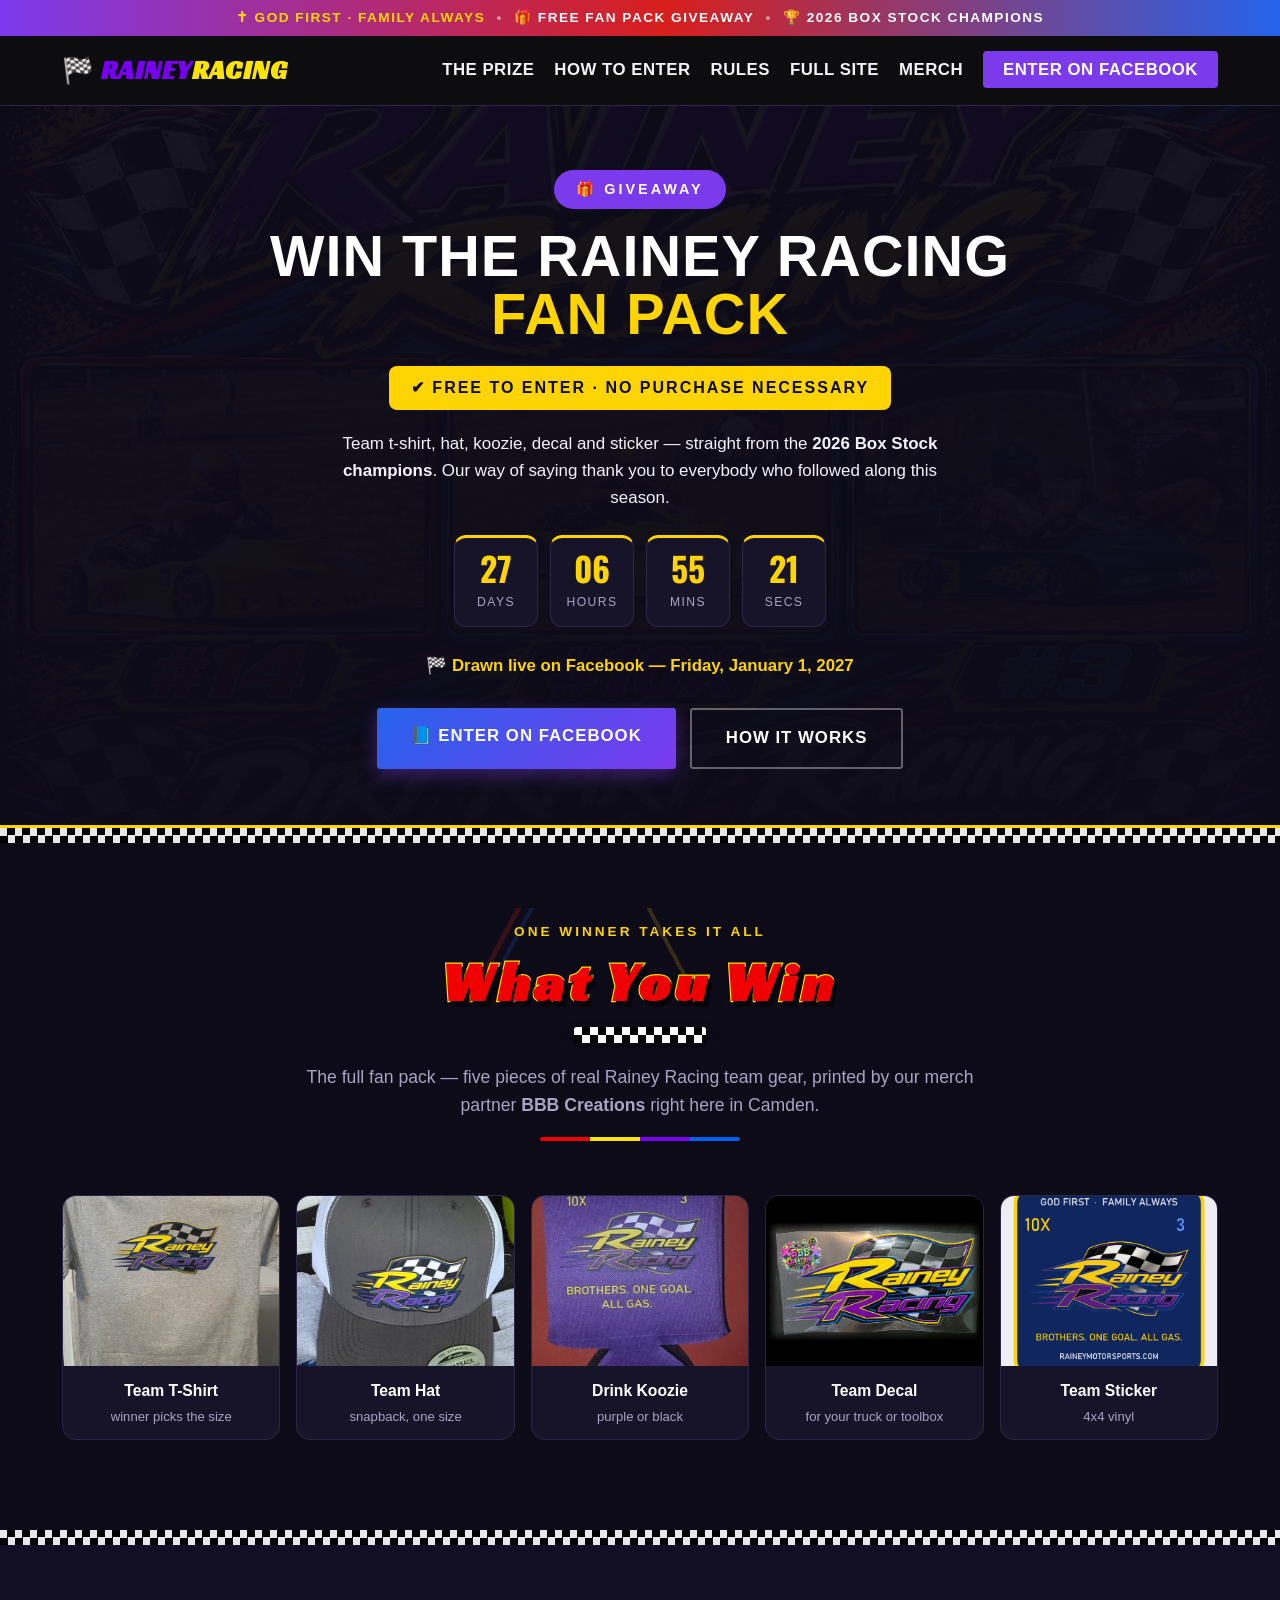
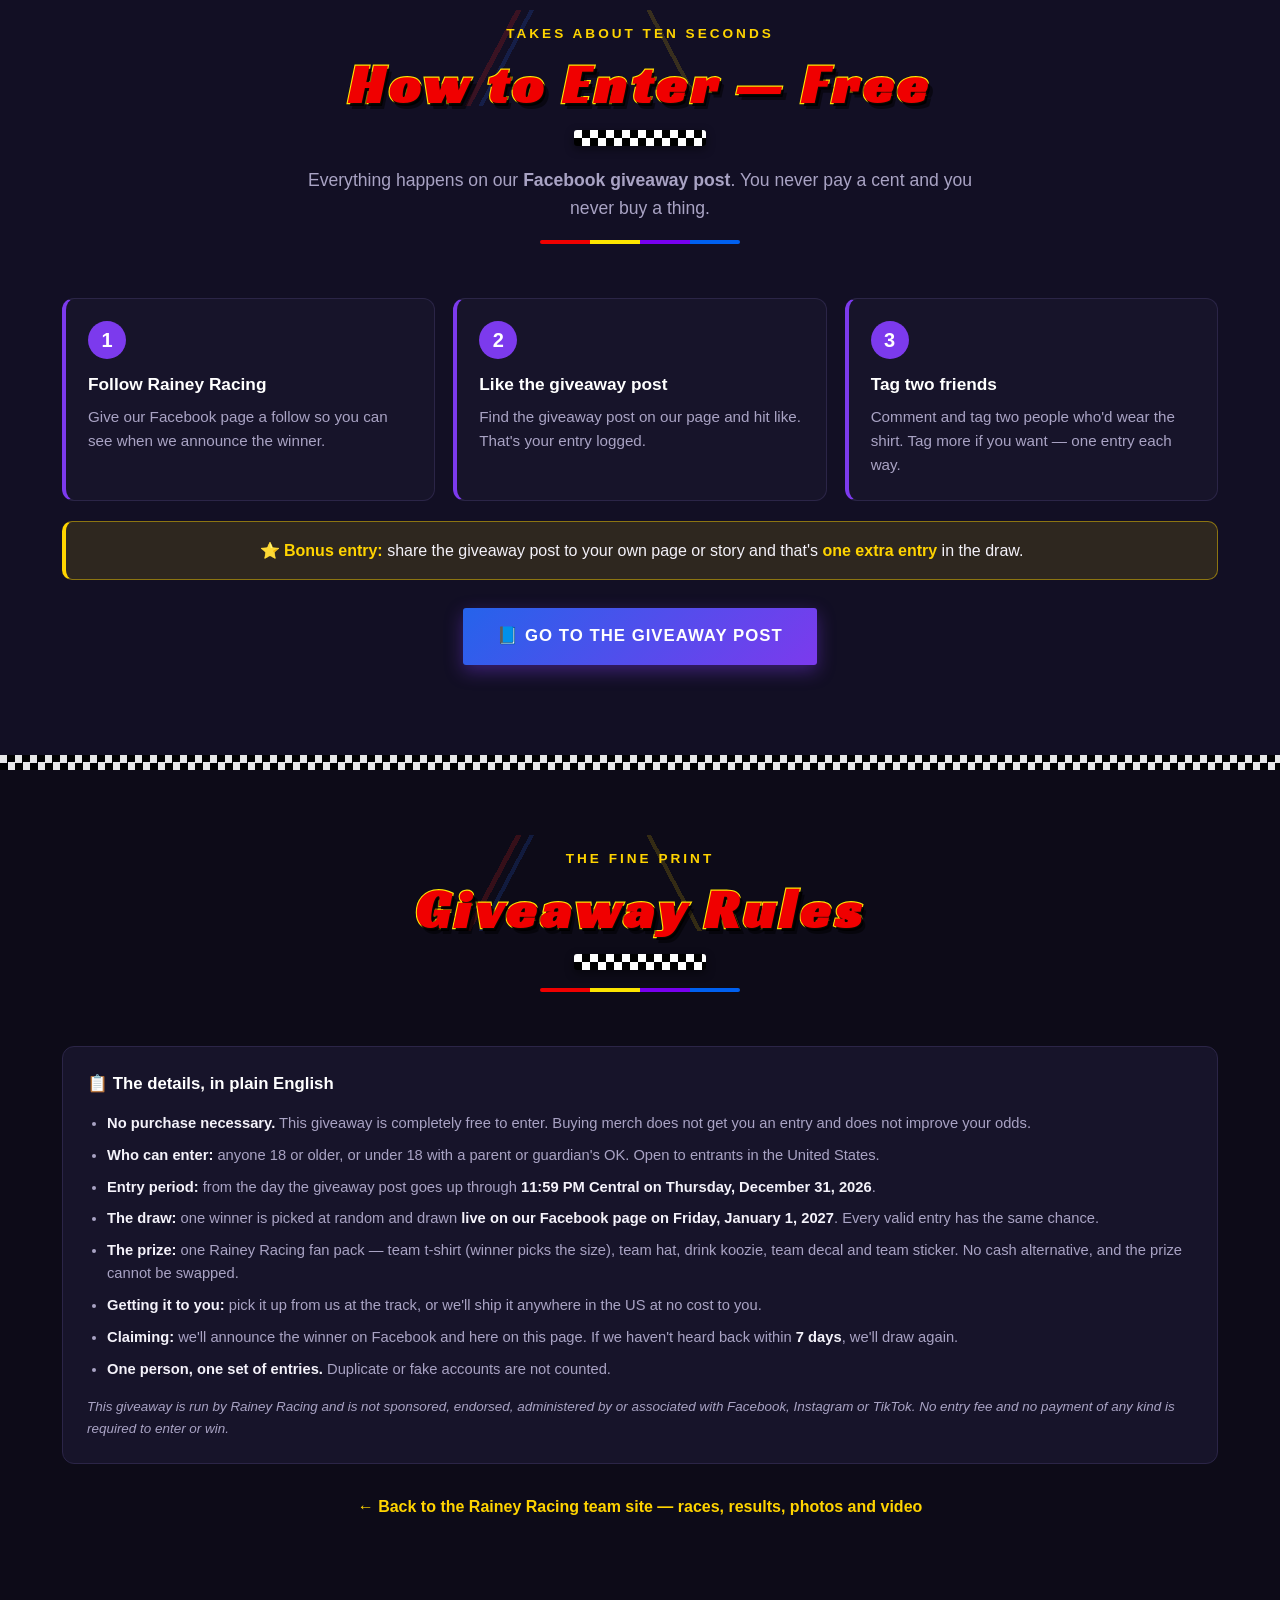
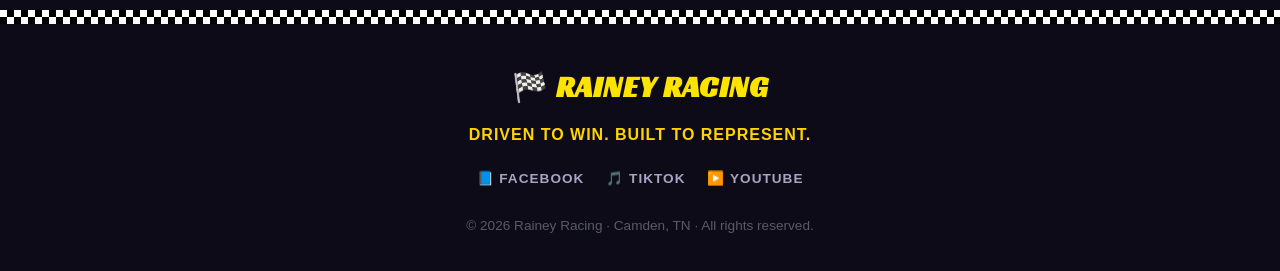
<file: giveaway/index.html>
<!DOCTYPE html>
<html lang="en">
<head>
    <meta charset="UTF-8">
    <meta name="viewport" content="width=device-width, initial-scale=1.0">
    <meta name="description" content="Free Rainey Racing fan pack giveaway — win a team t-shirt, hat, koozie, decal and sticker. No purchase necessary. Drawn live Friday, January 1, 2027.">
    <title>Rainey Racing Giveaway | Win the Fan Pack — Free to Enter</title>
    <link rel="canonical" href="https://raineymotorsports.com/giveaway/">
    <meta property="og:type" content="website">
    <meta property="og:title" content="Rainey Racing Giveaway — Win the Fan Pack">
    <meta property="og:description" content="T-shirt, hat, koozie, decal and sticker from the 2026 Box Stock champions. Free to enter, drawn live Friday January 1.">
    <meta property="og:url" content="https://raineymotorsports.com/giveaway/">
    <meta property="og:image" content="https://raineymotorsports.com/images/brand/rainey-racing-banner.jpg">
    <link rel="stylesheet" href="../styles.css?v=34">
    <link rel="stylesheet" href="giveaway.css?v=1">
    <link rel="preconnect" href="https://fonts.googleapis.com">
    <link rel="preconnect" href="https://fonts.gstatic.com" crossorigin>
    <link rel="stylesheet" href="https://fonts.googleapis.com/css2?family=Oswald:wght@500;600;700&family=Racing+Sans+One&family=Orbitron:wght@700;900&display=swap">
    <link rel="stylesheet" href="../logolook.css?v=11">
</head>
<body>
    <!-- Top speed bar -->
    <div class="topbar">
        <span class="topbar-item topbar-faith">✝ GOD FIRST · FAMILY ALWAYS</span>
        <span class="topbar-sep">•</span>
        <span class="topbar-item">🎁 FREE FAN PACK GIVEAWAY</span>
        <span class="topbar-sep">•</span>
        <span class="topbar-item">🏆 2026 BOX STOCK CHAMPIONS</span>
    </div>

    <!-- Navigation -->
    <nav class="navbar" id="navbar">
        <div class="container nav-inner">
            <a href="../" class="nav-brand">🏁 RAINEY<span>RACING</span></a>
            <button class="nav-toggle" id="navToggle" aria-label="Menu">
                <span></span><span></span><span></span>
            </button>
            <ul class="nav-links" id="navLinks">
                <li><a href="#prize">The Prize</a></li>
                <li><a href="#enter">How to Enter</a></li>
                <li><a href="#rules">Rules</a></li>
                <li><a href="../">Full Site</a></li>
                <li><a href="../#merch">Merch</a></li>
                <li><a href="https://www.facebook.com/profile.php?id=61586701843828" target="_blank" rel="noopener" class="nav-cta">Enter on Facebook</a></li>
            </ul>
        </div>
    </nav>

    <!-- Hero -->
    <header class="gw-hero">
        <div class="container">
            <span class="gw-flag">🎁 Giveaway</span>
            <h1>Win the Rainey Racing<span>Fan Pack</span></h1>
            <div class="gw-free">✔ Free to Enter · No Purchase Necessary</div>
            <p class="gw-sub">Team t-shirt, hat, koozie, decal and sticker — straight from the <strong>2026 Box Stock champions</strong>. Our way of saying thank you to everybody who followed along this season.</p>

            <div class="gw-clock" id="gwClock">
                <div class="gw-unit"><b id="gwDays">—</b><small>Days</small></div>
                <div class="gw-unit"><b id="gwHours">—</b><small>Hours</small></div>
                <div class="gw-unit"><b id="gwMins">—</b><small>Mins</small></div>
                <div class="gw-unit"><b id="gwSecs">—</b><small>Secs</small></div>
            </div>
            <p class="gw-drawn" id="gwDrawn">🏁 Drawn live on Facebook — Friday, January 1, 2027</p>

            <div class="gw-actions">
                <a href="https://www.facebook.com/profile.php?id=61586701843828" target="_blank" rel="noopener" class="btn btn-primary">📘 Enter on Facebook</a>
                <a href="#enter" class="btn btn-ghost">How It Works</a>
            </div>
        </div>
    </header>

    <!-- The prize -->
    <section id="prize" class="section">
        <div class="container">
            <div class="section-head">
                <span class="section-kicker">One Winner Takes It All</span>
                <h2 class="section-title">What You Win</h2>
                <p class="section-intro">The full fan pack — five pieces of real Rainey Racing team gear, printed by our merch partner <strong>BBB Creations</strong> right here in Camden.</p>
            </div>
            <div class="gw-prizes">
                <figure class="gw-prize">
                    <img src="../images/merch/shirt-front-photo.jpg" alt="Rainey Racing team t-shirt" loading="lazy">
                    <figcaption>Team T-Shirt<small>winner picks the size</small></figcaption>
                </figure>
                <figure class="gw-prize">
                    <img src="../images/merch/hat.jpg?v=2" alt="Rainey Racing snapback hat" loading="lazy">
                    <figcaption>Team Hat<small>snapback, one size</small></figcaption>
                </figure>
                <figure class="gw-prize">
                    <img src="../images/merch/koozie-purple-front.jpg" alt="Rainey Racing drink koozie" loading="lazy">
                    <figcaption>Drink Koozie<small>purple or black</small></figcaption>
                </figure>
                <figure class="gw-prize">
                    <img src="../images/merch/decal.jpg?v=2" alt="Rainey Racing vinyl decal" loading="lazy">
                    <figcaption>Team Decal<small>for your truck or toolbox</small></figcaption>
                </figure>
                <figure class="gw-prize">
                    <img src="../images/merch/sticker.jpg" alt="Rainey Racing sticker" loading="lazy">
                    <figcaption>Team Sticker<small>4x4 vinyl</small></figcaption>
                </figure>
            </div>
        </div>
    </section>

    <!-- How to enter -->
    <section id="enter" class="section gw-alt">
        <div class="container">
            <div class="section-head">
                <span class="section-kicker">Takes About Ten Seconds</span>
                <h2 class="section-title">How to Enter — Free</h2>
                <p class="section-intro">Everything happens on our <strong>Facebook giveaway post</strong>. You never pay a cent and you never buy a thing.</p>
            </div>
            <div class="gw-steps">
                <div class="gw-step">
                    <div class="gw-step-n">1</div>
                    <h3>Follow Rainey Racing</h3>
                    <p>Give our Facebook page a follow so you can see when we announce the winner.</p>
                </div>
                <div class="gw-step">
                    <div class="gw-step-n">2</div>
                    <h3>Like the giveaway post</h3>
                    <p>Find the giveaway post on our page and hit like. That's your entry logged.</p>
                </div>
                <div class="gw-step">
                    <div class="gw-step-n">3</div>
                    <h3>Tag two friends</h3>
                    <p>Comment and tag two people who'd wear the shirt. Tag more if you want — one entry each way.</p>
                </div>
            </div>
            <p class="gw-bonus">⭐ <strong>Bonus entry:</strong> share the giveaway post to your own page or story and that's <strong>one extra entry</strong> in the draw.</p>
            <div class="gw-actions">
                <a href="https://www.facebook.com/profile.php?id=61586701843828" target="_blank" rel="noopener" class="btn btn-primary">📘 Go to the Giveaway Post</a>
            </div>
        </div>
    </section>

    <!-- Rules -->
    <section id="rules" class="section">
        <div class="container">
            <div class="section-head">
                <span class="section-kicker">The Fine Print</span>
                <h2 class="section-title">Giveaway Rules</h2>
            </div>
            <div class="gw-rules">
                <h3>📋 The details, in plain English</h3>
                <ul>
                    <li><strong>No purchase necessary.</strong> This giveaway is completely free to enter. Buying merch does not get you an entry and does not improve your odds.</li>
                    <li><strong>Who can enter:</strong> anyone 18 or older, or under 18 with a parent or guardian's OK. Open to entrants in the United States.</li>
                    <li><strong>Entry period:</strong> from the day the giveaway post goes up through <strong>11:59 PM Central on Thursday, December 31, 2026</strong>.</li>
                    <li><strong>The draw:</strong> one winner is picked at random and drawn <strong>live on our Facebook page on Friday, January 1, 2027</strong>. Every valid entry has the same chance.</li>
                    <li><strong>The prize:</strong> one Rainey Racing fan pack — team t-shirt (winner picks the size), team hat, drink koozie, team decal and team sticker. No cash alternative, and the prize cannot be swapped.</li>
                    <li><strong>Getting it to you:</strong> pick it up from us at the track, or we'll ship it anywhere in the US at no cost to you.</li>
                    <li><strong>Claiming:</strong> we'll announce the winner on Facebook and here on this page. If we haven't heard back within <strong>7 days</strong>, we'll draw again.</li>
                    <li><strong>One person, one set of entries.</strong> Duplicate or fake accounts are not counted.</li>
                </ul>
                <p class="gw-disclaimer">This giveaway is run by Rainey Racing and is not sponsored, endorsed, administered by or associated with Facebook, Instagram or TikTok. No entry fee and no payment of any kind is required to enter or win.</p>
            </div>

            <p class="gw-backlink"><a href="../">← Back to the Rainey Racing team site — races, results, photos and video</a></p>
        </div>
    </section>

    <!-- Footer -->
    <footer class="footer">
        <div class="container footer-inner">
            <div class="footer-brand">🏁 RAINEY RACING</div>
            <p class="footer-tagline">Driven to Win. Built to Represent.</p>
            <div class="footer-social">
                <a href="https://www.facebook.com/profile.php?id=61586701843828" target="_blank" rel="noopener" aria-label="Rainey Racing on Facebook">📘 Facebook</a>
                <a href="https://www.tiktok.com/@travisrainey" target="_blank" rel="noopener" aria-label="Travis Rainey on TikTok">🎵 TikTok</a>
                <a href="https://www.youtube.com/@travisrainey9924" target="_blank" rel="noopener" aria-label="Rainey Racing on YouTube">▶️ YouTube</a>
            </div>
            <p class="footer-copy">&copy; <span id="yr">2026</span> Rainey Racing · Camden, TN · All rights reserved.</p>
        </div>
    </footer>

    <button class="back-to-top" id="backToTop" aria-label="Back to top">▲</button>

    <script>
    (function () {
        // ---- the one thing to change if the draw date moves ----
        var DRAW = new Date(2027, 0, 1, 12, 0, 0);   // Fri Jan 1 2027, midday

        var toggle = document.getElementById('navToggle'), links = document.getElementById('navLinks');
        if (toggle && links) {
            toggle.addEventListener('click', function () {
                toggle.classList.toggle('open');
                links.classList.toggle('open');
            });
            links.querySelectorAll('a').forEach(function (a) {
                a.addEventListener('click', function () {
                    toggle.classList.remove('open');
                    links.classList.remove('open');
                });
            });
        }

        var nav = document.getElementById('navbar'), toTop = document.getElementById('backToTop');
        window.addEventListener('scroll', function () {
            if (nav) nav.classList.toggle('scrolled', window.scrollY > 20);
            if (toTop) toTop.classList.toggle('show', window.scrollY > 500);
        });
        if (toTop) toTop.addEventListener('click', function () {
            window.scrollTo({ top: 0, behavior: 'smooth' });
        });

        var yr = document.getElementById('yr');
        if (yr) yr.textContent = new Date().getFullYear();

        var clock = document.getElementById('gwClock'), drawn = document.getElementById('gwDrawn');
        function pad(n) { return String(n).padStart(2, '0'); }
        function tick() {
            var left = Math.floor((DRAW - new Date()) / 1000);
            if (left <= 0) {
                clock.style.display = 'none';
                drawn.textContent = '🏁 Entries are closed — the winner is announced on our Facebook page';
                return;
            }
            var d = Math.floor(left / 86400); left -= d * 86400;
            var h = Math.floor(left / 3600); left -= h * 3600;
            var m = Math.floor(left / 60); left -= m * 60;
            document.getElementById('gwDays').textContent = d;
            document.getElementById('gwHours').textContent = pad(h);
            document.getElementById('gwMins').textContent = pad(m);
            document.getElementById('gwSecs').textContent = pad(left);
        }
        tick();
        setInterval(tick, 1000);
    })();
    </script>
</body>
</html>
</file>
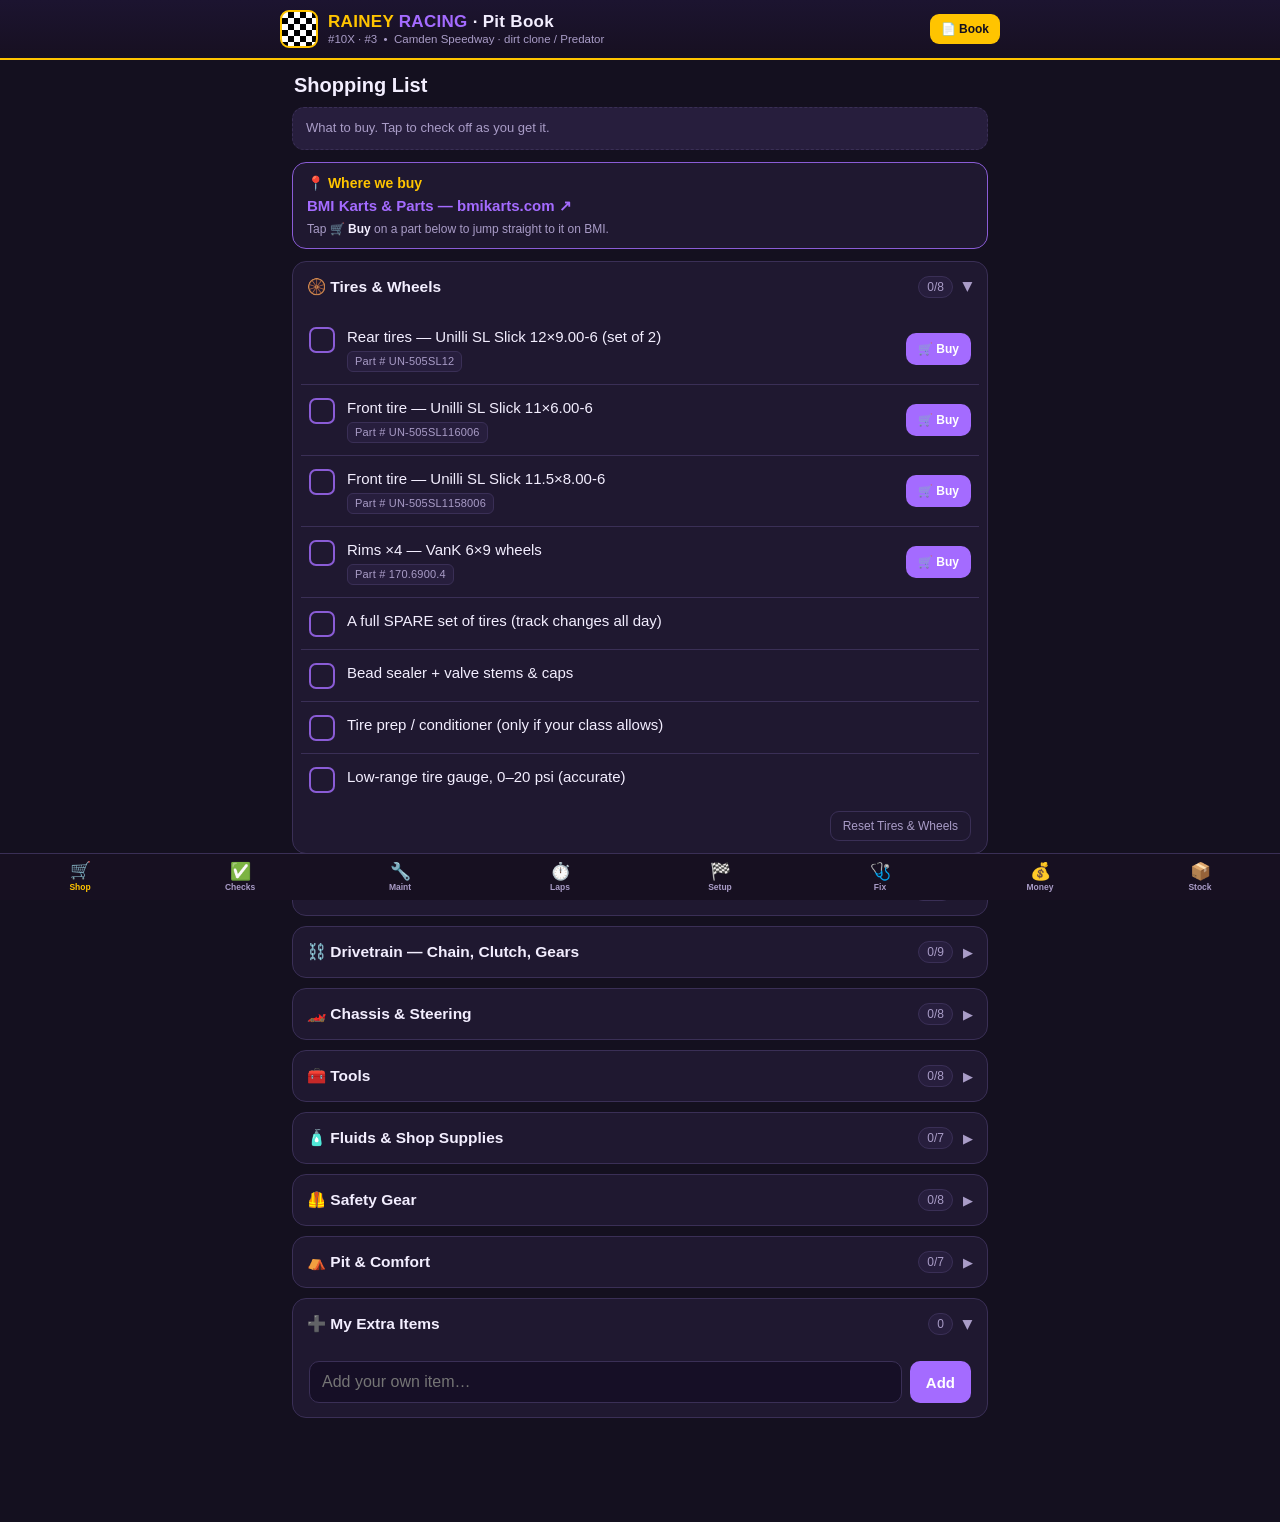
<file: pit/index.html>
<!doctype html>
<html lang="en">
<head>
<meta charset="utf-8">
<meta name="viewport" content="width=device-width, initial-scale=1, maximum-scale=1, user-scalable=no, viewport-fit=cover">
<meta name="theme-color" content="#14101f">
<meta name="robots" content="noindex, nofollow">
<meta name="apple-mobile-web-app-capable" content="yes">
<meta name="apple-mobile-web-app-status-bar-style" content="black-translucent">
<meta name="apple-mobile-web-app-title" content="Pit Book">
<meta name="description" content="Rainey Racing pit book — shopping list, checklists, maintenance, setup & troubleshooting.">
<link rel="apple-touch-icon" href="icon-180.png">
<link rel="icon" href="icon-180.png">
<title>Rainey Racing — Pit Book</title>
<style>
  :root{
    --bg:#14101f; --card:#1f1830; --card2:#271e3d; --line:#3a2f56;
    --text:#f3eeff; --muted:#a99cc7; --yellow:#ffc400; --purple:#8a5cd6;
    --purpleB:#a46bff; --blue:#5aa0ff; --green:#37c871; --red:#ff6b6b;
    --safe-b: env(safe-area-inset-bottom); --safe-t: env(safe-area-inset-top);
  }
  *{box-sizing:border-box; -webkit-tap-highlight-color:transparent;}
  html,body{margin:0; padding:0; background:var(--bg); color:var(--text);
    font-family:-apple-system,BlinkMacSystemFont,"Segoe UI",Roboto,Helvetica,Arial,sans-serif;
    overscroll-behavior:none; -webkit-text-size-adjust:100%;}
  body{padding-bottom:calc(74px + var(--safe-b));}
  button,.tab,.row,.acc-head{ -webkit-user-select:none; user-select:none; -webkit-touch-callout:none; }

  /* Header */
  header{position:sticky; top:0; z-index:20; background:linear-gradient(180deg,#1c1430,#171021);
    border-bottom:2px solid var(--yellow); padding:calc(10px + var(--safe-t)) 14px 10px;}
  .hwrap{display:flex; align-items:center; gap:10px; max-width:720px; margin:0 auto;}
  .badge{width:38px; height:38px; border-radius:9px; flex:0 0 auto;
    background:conic-gradient(#000 0 25%,#fff 0 50%,#000 0 75%,#fff 0 100%);
    background-size:12px 12px; border:2px solid var(--yellow);}
  .htxt{flex:1 1 auto; min-width:0;}
  .htxt h1{font-size:17px; margin:0; line-height:1.1; letter-spacing:.3px;}
  .htxt h1 .y{color:var(--yellow);} .htxt h1 .p{color:var(--purpleB);}
  .htxt p{margin:2px 0 0; font-size:11.5px; color:var(--muted);}
  .bookbtn{flex:0 0 auto; text-decoration:none; color:#14101f; background:var(--yellow);
    font-weight:800; font-size:12px; padding:8px 11px; border-radius:9px; white-space:nowrap;}

  main{max-width:720px; margin:0 auto; padding:12px 12px 20px;}
  .tabtitle{display:flex; align-items:baseline; justify-content:space-between; margin:2px 2px 10px;}
  .tabtitle h2{font-size:20px; margin:0;}
  .tabtitle span{font-size:12px; color:var(--muted);}

  /* Accordions */
  .acc{background:var(--card); border:1px solid var(--line); border-radius:14px;
    margin:0 0 10px; overflow:hidden;}
  .acc-head{display:flex; align-items:center; gap:10px; padding:14px 14px; cursor:pointer;}
  .acc-head .t{flex:1 1 auto; font-weight:700; font-size:15.5px; line-height:1.2;}
  .acc-head .cnt{font-size:12px; color:var(--muted); background:var(--card2);
    border:1px solid var(--line); padding:3px 8px; border-radius:20px; white-space:nowrap;}
  .acc-head .chev{color:var(--muted); transition:transform .18s ease; font-size:13px;}
  .acc.open .chev{transform:rotate(90deg);}
  .acc-body{display:none; padding:2px 8px 10px;}
  .acc.open .acc-body{display:block;}

  /* Rows */
  .row{display:flex; align-items:flex-start; gap:12px; padding:12px 8px; min-height:48px;
    border-top:1px solid var(--line); cursor:pointer;}
  .row:first-child{border-top:none;}
  .box{flex:0 0 auto; width:26px; height:26px; margin-top:1px; border-radius:7px;
    border:2px solid var(--purple); background:transparent; position:relative;}
  .box::after{content:"✓"; position:absolute; inset:0; display:flex; align-items:center;
    justify-content:center; font-size:17px; font-weight:900; color:#0d1a10; opacity:0;}
  .row.on .box{background:var(--green); border-color:var(--green);}
  .row.on .box::after{opacity:1;}
  .row .lbl{flex:1 1 auto; font-size:15px; line-height:1.35; padding-top:1px; display:flex; flex-direction:column; align-items:flex-start;}
  .row.on .lbl>span:first-child{color:var(--muted); text-decoration:line-through;}
  .pn{margin-top:4px; font-size:11px; color:var(--muted); background:var(--card2); border:1px solid var(--line);
    border-radius:6px; padding:2px 7px; font-variant-numeric:tabular-nums; letter-spacing:.2px;}
  .buy{flex:0 0 auto; align-self:center; text-decoration:none; background:var(--purpleB); color:#fff;
    font-weight:800; font-size:12px; padding:9px 12px; border-radius:10px; white-space:nowrap;}
  .buy:active{filter:brightness(.9);}
  .vendor{background:var(--card); border:1px solid var(--purple); border-radius:14px; padding:12px 14px; margin:0 0 12px;}
  .vendor-h{font-weight:800; color:var(--yellow); font-size:14px; margin-bottom:6px;}
  .vendor-link{display:inline-block; color:var(--purpleB); font-weight:800; text-decoration:none; font-size:15px;}
  .vendor-note{font-size:12px; color:var(--muted); margin-top:7px;} .vendor-note b{color:var(--text);}
  .row .del{flex:0 0 auto; color:var(--muted); font-size:20px; padding:0 4px; line-height:1;}

  /* Reference rows (no checkbox) */
  .rrow{display:flex; gap:10px; padding:10px 8px; border-top:1px solid var(--line); font-size:14.5px; line-height:1.4;}
  .rrow:first-child{border-top:none;}
  .rrow .dot{color:var(--yellow); flex:0 0 auto; font-weight:900;}
  .rrow b{color:var(--yellow); font-weight:700;}

  .listtools{display:flex; justify-content:flex-end; padding:6px 8px 2px;}
  .reset{background:transparent; border:1px solid var(--line); color:var(--muted);
    font-size:12px; padding:7px 12px; border-radius:9px;}
  .reset:active{background:var(--card2);}

  /* Add-your-own */
  .adder{display:flex; gap:8px; padding:10px 8px 4px;}
  .adder input{flex:1 1 auto; font-size:16px; padding:11px 12px; border-radius:10px;
    border:1px solid var(--line); background:#160f26; color:var(--text);}
  .adder button{flex:0 0 auto; background:var(--purpleB); color:#fff; border:none; font-weight:800;
    font-size:15px; padding:0 16px; border-radius:10px;}

  .note{background:var(--card2); border:1px dashed var(--line); border-radius:12px;
    padding:11px 13px; font-size:13px; color:var(--muted); margin:0 0 12px; line-height:1.45;}
  .note b{color:var(--yellow);}

  /* Home-screen tip */
  #hint{position:fixed; left:10px; right:10px; bottom:calc(80px + var(--safe-b)); z-index:30;
    background:#241a3a; border:1px solid var(--purple); border-radius:14px; padding:12px 14px;
    font-size:13px; color:var(--text); box-shadow:0 8px 30px #0009; display:none; line-height:1.4;}
  #hint b{color:var(--yellow);}
  #hint .x{position:absolute; top:6px; right:10px; color:var(--muted); font-size:20px; padding:4px;}

  /* Bottom tab bar */
  nav{position:fixed; left:0; right:0; bottom:0; z-index:25; background:#171021;
    border-top:1px solid var(--line); display:flex; padding-bottom:var(--safe-b);}
  .tab{flex:1 1 0; background:none; border:none; color:var(--muted); padding:9px 0 8px; white-space:nowrap;
    display:flex; flex-direction:column; align-items:center; gap:2px; font-size:8.5px; font-weight:700;}
  .tab .ic{font-size:17px; line-height:1;}
  .tab.active{color:var(--yellow);}
  .tab.active .ic{transform:translateY(-1px);}

  /* Lap timer */
  .lt-best{text-align:center; font-size:13px; color:var(--muted); margin:0 0 10px;}
  .lt-best b{color:var(--yellow);}
  .lt-sel{display:flex; align-items:center; gap:6px; margin:0 0 12px; flex-wrap:wrap;}
  .chip{background:var(--card2); border:1px solid var(--line); color:var(--muted); font-weight:800;
    font-size:14px; padding:8px 14px; border-radius:20px;}
  .chip.sm{font-size:12.5px; padding:7px 12px; font-weight:700;}
  .chip.on{background:var(--yellow); color:#14101f; border-color:var(--yellow);}
  .lt-gap{flex:1 1 auto;}
  .lt-face{background:var(--card); border:1px solid var(--line); border-radius:16px; padding:16px 14px 14px;
    text-align:center; margin:0 0 12px;}
  .lt-face.tap{border-color:var(--yellow);}
  .lt-lapno{font-size:12.5px; color:var(--purpleB); font-weight:800; letter-spacing:.5px; text-transform:uppercase;}
  .lt-time{font-size:62px; font-weight:800; line-height:1.04; margin:2px 0; color:var(--text);
    font-variant-numeric:tabular-nums; font-feature-settings:"tnum";}
  .lt-total{font-size:13px; color:var(--muted);}
  .lt-delta{font-size:15px; font-weight:800; margin-top:5px; min-height:19px;}
  .lt-delta.good{color:var(--green);} .lt-delta.bad{color:var(--red);} .lt-delta.neu{color:var(--muted); font-weight:700;}
  @keyframes flgood{0%{background:#1e5c37;}100%{background:var(--card);}}
  @keyframes flbad{0%{background:#5c1e2a;}100%{background:var(--card);}}
  .lt-face.good{animation:flgood 1s ease-out 1;}
  .lt-face.bad{animation:flbad 1s ease-out 1;}
  .lt-track{display:flex; align-items:center; gap:8px; margin:0 0 12px; font-size:15px; color:var(--muted);}
  .lt-track input{flex:1 1 auto; font-size:16px; padding:9px 11px; border-radius:10px; border:1px solid var(--line); background:#160f26; color:var(--text);}
  .lt-notes{width:100%; font-size:16px; padding:11px 12px; border-radius:10px; border:1px solid var(--line); background:#160f26; color:var(--text); margin:0 0 10px; font-family:inherit;}
  .lt-sess-note{font-size:12.5px; color:var(--text); font-style:italic; margin-top:3px;}
  .lt-big{width:100%; border:none; border-radius:16px; font-size:26px; font-weight:900; padding:22px 0; margin:0 0 10px; color:#14101f;}
  .lt-big.start{background:var(--green);}
  .lt-big.lap{background:var(--yellow);}
  .lt-big:active{filter:brightness(.92);}
  .lt-ctrls{display:flex; gap:10px; margin:0 0 12px;}
  .lt-btn{flex:1 1 0; background:var(--card2); border:1px solid var(--line); color:var(--text);
    font-weight:800; font-size:16px; padding:15px 0; border-radius:12px;}
  .lt-btn.stop{background:#3a1620; border-color:#7a2a3a; color:#ff9aa8;}
  .lt-btn.save{background:var(--green); color:#0d1a10; border:none;}
  .lt-stats{display:flex; gap:8px; margin:0 0 10px;}
  .lt-stat{flex:1 1 0; background:var(--card); border:1px solid var(--line); border-radius:12px; padding:9px 4px; text-align:center;}
  .lt-stat .k{font-size:11px; color:var(--muted); text-transform:uppercase; letter-spacing:.5px;}
  .lt-stat .v{font-size:20px; font-weight:800; font-variant-numeric:tabular-nums;}
  .v.good,.good{color:var(--green);}
  .lt-laps{margin:0 0 12px;}
  .lt-lap{display:flex; align-items:center; gap:10px; padding:11px 12px; border:1px solid var(--line);
    border-radius:10px; margin:0 0 6px; background:var(--card);}
  .lt-lap.best{border-color:var(--green); background:#14261a;}
  .lt-lap .n{color:var(--muted); font-weight:800; width:38px;}
  .lt-lap .t{flex:1 1 auto; font-size:19px; font-weight:800; font-variant-numeric:tabular-nums;}
  .lt-lap .d{font-size:12px; color:var(--muted);}
  .lt-lap.best .d{color:var(--green); font-weight:800;}
  .lt-sess{padding:10px 8px; border-top:1px solid var(--line);}
  .lt-sess:first-child{border-top:none;}
  .lt-sess-h{font-size:14px;} .lt-sess-h b{color:var(--text);}
  .lt-sess-x{float:right; color:var(--muted); font-size:20px; padding:0 6px; margin-top:-2px;}
  .lt-sess-s{font-size:12.5px; color:var(--muted); margin-top:3px;}
  /* Money */
  .m-nav{display:flex; align-items:center; justify-content:space-between; gap:10px; margin:0 0 12px;}
  .m-nav button{width:46px; height:42px; border-radius:10px; border:1px solid var(--line); background:var(--card2); color:var(--text); font-size:22px; font-weight:800;}
  .m-title{flex:1 1 auto; text-align:center; font-size:17px; font-weight:800;}
  .m-card{background:var(--card); border:1px solid var(--line); border-radius:14px; padding:12px 14px; margin:0 0 10px;}
  .m-ct{font-size:12px; font-weight:800; color:var(--purpleB); text-transform:uppercase; letter-spacing:.5px; margin-bottom:8px;}
  .m-crow{display:flex; justify-content:space-between; font-size:15px; padding:4px 0;}
  .m-crow.net{border-top:1px solid var(--line); margin-top:4px; padding-top:8px; font-size:18px; font-weight:800;}
  .pos{color:var(--green); font-variant-numeric:tabular-nums;}
  .neg{color:var(--red); font-variant-numeric:tabular-nums;}
  .m-btns{display:flex; gap:10px; margin:0 0 12px;}
  .m-add{flex:1 1 0; border:none; border-radius:12px; font-size:15px; font-weight:800; padding:16px 4px; color:#14101f;}
  .m-add.exp{background:#ff9aa8;} .m-add.inc{background:var(--green);}
  .m-add.merch{width:100%; background:var(--yellow); margin:2px 0 12px;}
  .ms-hint{font-size:11.5px; color:var(--muted); margin-top:8px; line-height:1.4;}
  .m-add:active{filter:brightness(.92);}
  .m-form{background:var(--card); border:1px solid var(--purple); border-radius:14px; padding:14px; margin:0 0 12px;}
  .m-ft{font-size:15px; font-weight:800; color:var(--yellow); margin-bottom:6px;}
  .m-form label{display:block; font-size:12px; color:var(--muted); margin:9px 0 3px;}
  .m-form input, .m-form select{width:100%; font-size:16px; padding:11px 12px; border-radius:10px; border:1px solid var(--line); background:#160f26; color:var(--text); font-family:inherit;}
  .m-fbtns{display:flex; gap:10px; margin-top:13px;}
  .m-save{flex:1 1 0; border:none; border-radius:10px; font-size:16px; font-weight:800; padding:14px 0; color:#14101f;}
  .m-save.inc{background:var(--green);} .m-save.exp{background:#ff9aa8;}
  .m-cancel{flex:0 0 auto; background:var(--card2); border:1px solid var(--line); color:var(--text); font-weight:800; font-size:15px; padding:14px 18px; border-radius:10px;}
  .m-bsec{font-size:11px; color:var(--muted); text-transform:uppercase; letter-spacing:.5px; margin:8px 0 2px;}
  .m-brow{display:flex; justify-content:space-between; font-size:14px; padding:6px 2px; border-top:1px solid var(--line);}
  .m-lh{font-size:13px; color:var(--muted); margin:10px 2px 8px; font-weight:700;}
  .m-empty{color:var(--muted); font-size:14px; padding:14px; text-align:center; background:var(--card2); border:1px dashed var(--line); border-radius:12px; line-height:1.4;}
  .m-row{display:flex; align-items:center; gap:10px; padding:11px 10px; border:1px solid var(--line); border-radius:10px; margin:0 0 6px; background:var(--card);}
  .m-rl{flex:1 1 auto; min-width:0;}
  .m-rc{font-size:15px; font-weight:700;}
  .m-rn{font-size:12.5px; color:var(--muted); margin-top:1px; overflow:hidden; text-overflow:ellipsis; white-space:nowrap;}
  .m-rd{font-size:11.5px; color:var(--muted); margin-top:2px;}
  .m-ra{flex:0 0 auto; font-size:16px; font-weight:800; font-variant-numeric:tabular-nums;}
  .m-all{margin-top:12px; padding:12px; background:var(--card2); border:1px solid var(--line); border-radius:12px; font-size:13px; color:var(--muted); text-align:center; line-height:1.5;}
  .m-all span{font-weight:800;}
  .sp-row{display:flex; justify-content:space-between; align-items:center; gap:10px; padding:9px 2px; border-top:1px solid var(--line);}
  .sp-row:first-child{border-top:none;}
  .sp-n{flex:1 1 auto; min-width:0; font-size:15px; font-weight:700;}
  .sp-c{font-size:11px; color:var(--muted); font-weight:600;}
  .sp-a{flex:0 0 auto; text-align:right; font-size:16px; font-weight:800;}
  .sp-all{display:block; font-size:11px; color:var(--muted); font-weight:600;}
  .sp-tot{border-top:1px solid var(--line); margin-top:6px; padding-top:9px; font-size:13px; color:var(--muted); text-align:right;}
  .sp-tot .pos{font-weight:800; font-size:15px;}
  /* Inventory */
  .s-addbtn{width:100%; border:none; border-radius:12px; font-size:15px; font-weight:800; padding:15px 0; color:#fff; background:var(--purpleB); margin:0 0 12px;}
  .s-addbtn:active{filter:brightness(.92);}
  .s-low-banner{background:#3a1620; border:1px solid #7a2a3a; color:#ffc2ca; border-radius:12px; padding:11px 13px; font-size:13px; margin:0 0 12px; line-height:1.4;}
  .s-low-banner b{color:#ff9aa8;}
  .s-ok{background:var(--card2); border:1px dashed var(--line); color:var(--muted); border-radius:12px; padding:11px 13px; font-size:12.5px; margin:0 0 12px; line-height:1.4;}
  .s-row{display:flex; align-items:center; gap:10px; padding:9px 10px; border:1px solid var(--line); border-radius:10px; margin:0 0 6px; background:var(--card);}
  .s-row.low{border-color:var(--red);}
  .s-info{flex:1 1 auto; min-width:0; cursor:pointer;}
  .s-name{font-size:15px; font-weight:700;}
  .s-low{display:none; margin-left:8px; font-size:10px; font-weight:800; color:#14101f; background:var(--red); padding:2px 6px; border-radius:5px; vertical-align:middle;}
  .s-row.low .s-low{display:inline-block;}
  .s-min{font-size:11.5px; color:var(--muted); margin-top:2px;}
  .s-step{flex:0 0 auto; display:flex; align-items:center; background:var(--card2); border:1px solid var(--line); border-radius:10px; overflow:hidden;}
  .s-step button{width:42px; height:42px; border:none; background:transparent; color:var(--text); font-size:23px; font-weight:800; line-height:1;}
  .s-step button:active{background:var(--line);}
  .s-qty{min-width:36px; text-align:center; font-size:18px; font-weight:800; font-variant-numeric:tabular-nums;}
  .s-form{background:var(--card); border:1px solid var(--purple); border-radius:14px; padding:14px; margin:0 0 12px;}
  .s-form label{display:block; font-size:12px; color:var(--muted); margin:9px 0 3px;}
  .s-form input, .s-form select{width:100%; font-size:16px; padding:11px 12px; border-radius:10px; border:1px solid var(--line); background:#160f26; color:var(--text); font-family:inherit;}
  .s-frow{display:flex; gap:10px;} .s-frow>div{flex:1 1 0;}
  .s-fbtns{display:flex; gap:10px; margin-top:13px;}
  .s-save{flex:1 1 0; border:none; border-radius:10px; font-size:16px; font-weight:800; padding:14px 0; color:#14101f; background:var(--green);}
  .s-delbtn{flex:0 0 auto; background:#3a1620; border:1px solid #7a2a3a; color:#ff9aa8; font-weight:800; font-size:15px; padding:14px 16px; border-radius:10px;}
  .hidden{display:none !important;}
</style>
</head>
<body>
<header>
  <div class="hwrap">
    <div class="badge" aria-hidden="true"></div>
    <div class="htxt">
      <h1><span class="y">RAINEY</span> <span class="p">RACING</span> · Pit Book</h1>
      <p>#10X · #3 &nbsp;•&nbsp; Camden Speedway · dirt clone / Predator</p>
    </div>
    <a class="bookbtn" href="setup-book.pdf" target="_blank" rel="noopener">📄 Book</a>
  </div>
</header>

<main id="main"></main>

<div id="hint">
  <span class="x" onclick="dismissHint()">×</span>
  <b>Make it an app:</b> tap the <b>Share</b> button in Safari, then <b>“Add to Home Screen.”</b>
  It opens full-screen and remembers everything you check.
</div>

<nav id="nav">
  <button class="tab active" data-tab="shop"><span class="ic">🛒</span>Shop</button>
  <button class="tab" data-tab="checks"><span class="ic">✅</span>Checks</button>
  <button class="tab" data-tab="maint"><span class="ic">🔧</span>Maint</button>
  <button class="tab" data-tab="laps"><span class="ic">⏱️</span>Laps</button>
  <button class="tab" data-tab="setup"><span class="ic">🏁</span>Setup</button>
  <button class="tab" data-tab="fix"><span class="ic">🩺</span>Fix</button>
  <button class="tab" data-tab="money"><span class="ic">💰</span>Money</button>
  <button class="tab" data-tab="stock"><span class="ic">📦</span>Stock</button>
</nav>

<script>
/* ---------------- DATA ---------------- */
const CHECK = {
  shop: {
    title:"Shopping List", hint:"What to buy. Tap to check off as you get it.",
    lists:[
      ["tires","🛞 Tires & Wheels",[
        {t:"Rear tires — Unilli SL Slick 12×9.00-6 (set of 2)", pn:"UN-505SL12", url:"https://www.bmikarts.com/Set-of-2-6-Unilli-Racing-SL-Slick-Tire-12-x-900-6_p_7142.html"},
        {t:"Front tire — Unilli SL Slick 11×6.00-6", pn:"UN-505SL116006", url:"https://www.bmikarts.com/6-Unilli-Racing-SL-Slick-11-x-600-6_p_5061.html"},
        {t:"Front tire — Unilli SL Slick 11.5×8.00-6", pn:"UN-505SL1158006", url:"https://www.bmikarts.com/6-Unilli-Racing-SL-Slick-115-x-800-6-_p_10589.html"},
        {t:"Rims ×4 — VanK 6×9 wheels", pn:"170.6900.4", url:"https://www.bmikarts.com/6-x-9-VanK-Quarter-Midget-Wheels_p_38332.html"},
        "A full SPARE set of tires (track changes all day)",
        "Bead sealer + valve stems & caps",
        "Tire prep / conditioner (only if your class allows)",
        "Low-range tire gauge, 0–20 psi (accurate)",
      ]],
      ["engine","🔧 Engine (Predator 212 / Clone)",[
        "Engine oil — Valvoline VR1 Racing (buy several quarts)",
        "Spark plugs — NGK (buy a few, pre-gap them)",
        "Air filters + foam-filter oil",
        "Pre-filters / Outerwears covers",
        "Carb & intake gasket set",
        "Valve-cover gasket",
        "Head gasket",
        "Inline fuel filters",
        "Spare pull-start rope / recoil",
        "Backup / spare motor (big one — great insurance)",
      ]],
      ["drivetrain","⛓️ Drivetrain — Chain, Clutch, Gears",[
        {t:"#35 chain — Regina Gold", pn:"400635R / 400631", url:"https://www.bmikarts.com/35-Regina-Chain--Gold_p_643.html"},
        {t:"#35 split sprocket (53T–85T)", pn:"6335", url:"https://www.bmikarts.com/35-Split-Sprocket_p_1413.html"},
        "Master links — a whole bag",
        "Spare clutch (complete)",
        "Clutch shoes / springs / drum",
        "Driver (clutch) gears — several tooth counts",
        "Axle key stock",
        "Chain lube — dry / wax type (for dirt)",
        "Chain breaker / chain tool",
      ]],
      ["chassis","🏎️ Chassis & Steering",[
        "Tie rods + tie-rod ends",
        "Spare spindle",
        "Axle bearings + cassettes / collars",
        "Seat bolts + nerf-bar / bumper hardware kit",
        "Brake pads",
        "Brake fluid (sealed)",
        "Kill switch + wire + connectors",
        "Lead ballast + mounting bolts (to make weight)",
      ]],
      ["tools","🧰 Tools",[
        "Torque wrench (in-lb AND ft-lb)",
        "Feeler gauges + spark-plug gap tool",
        "Stagger / roll-out tape",
        "Caster–camber gauge + toe plates",
        "Kart stand / jack",
        "Cordless impact + socket set",
        "Kart scales (4-corner — best setup tool you can buy)",
        "Bead breaker + tire irons + air pump / compressor",
      ]],
      ["supplies","🧴 Fluids & Shop Supplies",[
        "Blue thread-locker + anti-seize",
        "Safety wire + zip ties + cotter pins",
        "Brake cleaner + WD-40 + RTV silicone",
        "Duct / racer tape",
        "Rags, nitrile gloves, hand cleaner",
        "Zip-top bags + a parts organizer bin",
        "Paint pen (mark bolts so you spot a loose one)",
      ]],
      ["safety","🦺 Safety Gear",[
        "Helmet — in-date rating (Snell) + tear-offs",
        "Neck brace / collar",
        "Racing suit or jacket",
        "Racing gloves",
        "Racing shoes (over the ankle)",
        "Rib protector",
        "Fire extinguisher — ABC (mount one)",
        "First-aid kit",
      ]],
      ["pit","⛺ Pit & Comfort",[
        "EZ-up canopy",
        "Folding chairs + a work table",
        "Cooler + water + electrolyte packs",
        "Generator or power station + cords",
        "Work light",
        "Fuel jugs (fresh fuel)",
        "Sunscreen + bug spray + hats",
      ]],
    ],
    custom:true,
  },
  checks: {
    title:"Checklists", hint:"Tap to check. Hit Reset to reuse next race.",
    lists:[
      ["night","🌙 Night Before (at home)",[
        "Oil changed / level good",
        "Air filter cleaned, oiled, sealed tight",
        "Fresh spark plug in + spare in the bag",
        "Chain: tension, alignment, clip forward, lubed",
        "Motor-plate & mount bolts torqued + paint-marked",
        "Baseline setup on the kart (stagger, pressures, width)",
        "Tires good, pressures set, spares loaded",
        "Ballast bolted low & left — makes minimum weight",
        "Brakes firm, pads good",
        "Driver gear packed (helmet, collar, suit, gloves, shoes)",
        "Trailer: tools, spares, fuel, canopy, chairs",
        "Money for pit passes & entry; phone charged",
      ]],
      ["track","🏁 At the Track (race-day flow)",[
        "Unload; walk-around for anything shaken loose",
        "Sign in / pay / get transponder",
        "Pass tech inspection",
        "Go to the drivers' meeting",
        "Before practice: fuel, oil, kill switch works",
        "Chain + motor-plate bolts + pressures (60-sec check)",
        "Practice: is it tight or loose? WHERE on the track?",
        "Note gear / RPM down the straight",
        "Between sessions: adjust as the track slicks off",
        "Re-check chain + bolts + pressures EVERY time out",
        "Grid: fuel, chain, bolts, pressures, belts, hydrated",
      ]],
      ["post","📦 After the Race / Load-Out",[
        "Let the engine cool (no cold water on a hot engine)",
        "Quick look for damage, leaks, bent parts",
        "Write down final pressures + the day's notes",
        "Grab trophies / payout; return transponder",
        "Strap karts down front & rear",
        "Count the tools — nothing left in the dirt",
        "Fuel & fluids upright & closed",
        "Leave your spot clean",
      ]],
      ["packing","🎒 Packing List (load the trailer)",[
        "Both karts",
        "Spare tires (multiple sets) + wheels",
        "Spares kit (chain, clutch, sprockets, plugs, gaskets)",
        "Ballast + bolts",
        "Fuel + oil + chain lube",
        "Toolbox + kart tools + torque wrench",
        "Scales + tire gauge + air",
        "Grid bag (gauge, wrench, tape, zip ties, wire, spare plug)",
        "Driver gear + backup layers / rain gear",
        "First-aid kit + fire extinguisher",
        "Canopy, chairs, table, cooler, water",
        "Phone + charger; license / membership; cash",
      ]],
    ],
  },
  maint: {
    title:"Maintenance", hint:"Keep the karts fast and safe. Check as you go; Reset to reuse.",
    lists:[
      ["every","🔁 After EVERY Race Day",[
        "Wash / blow off the kart (protect carb & electrics)",
        "Change or check the oil",
        "Clean & re-oil the air filter; check the intake is sealed",
        "Chain: wear, tension, master link, re-lube",
        "Re-torque all motor-mount / motor-plate bolts",
        "Look over tires; note pressures & wear",
        "Check for cracks, bent nerf bars, loose seat bolts",
        "Brakes firm; pads good",
      ]],
      ["weekly","🗓️ Weekly / Between Races",[
        "Re-torque head bolts; check valve lash (cold)",
        "Clutch: shoes, drum, engagement; grease per maker",
        "Axle bearings, hubs, keys",
        "Steering: tie-rod ends, king pins, no slop",
        "Confirm caster / camber / toe + ride height",
        "Fastener audit; safety-wire what should be wired",
        "Restock the trailer from the Shopping List",
      ]],
      ["monthly","📅 Monthly / Every Few Races",[
        "Replace air filter if run hard on dry-slick",
        "Fresh plug; read the old one",
        "Drain & clean carb bowl; check fuel filter",
        "Repack / replace axle bearings if gritty",
        "Rotate / measure tires; log stagger & wear",
        "Brake fluid change if spongy",
      ]],
      ["seasonal","❄️ Seasonal / Off-Season",[
        "Engine freshen-up with your builder",
        "New chain & clutch if worn; new bearings",
        "Check frame for tweak / cracks; fix nerf bars",
        "Fresh brake fluid + new pads",
        "Deep-clean trailer; refresh the whole spares kit",
        "Review your season logs → build your Camden baseline",
      ]],
    ],
  },
};

const REF = {
  setup: {
    title:"Setup & Tuning", hint:"The track starts tacky and slicks off. Change ONE thing, then feel it.",
    lists:[
      ["read","🌡️ Reading the Track",[
        "Morning / hot laps — Tacky, high grip. Kart may push — free it up.",
        "Midday / heats — Drying & changing. Small tweaks between sessions.",
        "Feature — Slick, dry-slick. Hunt for bite; keep it hooked up.",
      ]],
      ["tight","➡️ Kart is TIGHT (won't turn) — fixes",[
        "Stagger — ADD rear stagger",
        "Crossweight — take OUT wedge",
        "Seat / weight — free the rear (a little forward)",
        "Rear grip — stiffer axle or shorter hubs",
        "Front — a touch more front grip (front tire pressure)",
        "Rear width — widen the rear (test)",
      ]],
      ["loose","↩️ Kart is LOOSE (spins) — fixes",[
        "Stagger — REDUCE rear stagger",
        "Crossweight — ADD wedge",
        "Seat / weight — move weight rearward",
        "Rear grip — softer axle or longer hubs",
        "Rear tire — lower the rear pressure for grip",
        "Rear width — narrow the rear (test)",
      ]],
      ["feedback","🗣️ Driver Feedback Words",[
        "\"Won't turn in the middle\" — tight / push → use TIGHT fixes",
        "\"Rear steps out\" — loose → use LOOSE fixes",
        "\"No drive off the corner\" — won't hook up → pressures / axle / gear",
        "\"Inside rear lifts / bicycles\" — check wedge & stagger",
        "\"Fast but on edge\" — maybe too free → calm it a touch",
      ]],
      ["baseline","📝 Log Your Baseline (write these down)",[
        "Rear stagger / front stagger",
        "Cold pressures LF / RF / LR / RR",
        "Left-side % / crossweight %",
        "Seat position; rear & front width",
        "Caster / camber / toe; axle & hubs",
        "Gear (driver / axle) + straightaway RPM",
        "Clutch + engagement RPM",
      ]],
    ],
  },
  fix: {
    title:"Fix-It / Troubleshooting", hint:"Work top to bottom — most common cause first.",
    lists:[
      ["nostart","🔌 Won't Start / Hard to Start",[
        "Fuel — in tank? valve on? fresh? filter clear? bowl has fuel?",
        "Spark — kill switch on & working? plug wire on? spark at the plug?",
        "Plug — fouled / wet? swap the pre-gapped spare",
        "Choke — set right for cold vs warm",
        "Air — filter not packed with mud",
        "Slow weak pull, no pop — check valve lash / deeper issue",
      ]],
      ["runsbad","💨 Runs but Bogs / Won't Rev",[
        "Bogs off the corner — clutch engagement high, gear too tall, or lean",
        "Black smoke / fouls — too rich; check choke & over-oiled filter",
        "Surges / lean & hot — fuel starvation; check flow, filter, vent",
        "Sputters after dust — dirt in the carb; clean the bowl, check filter seal",
        "Dies at idle — idle / clutch drag or fuel",
      ]],
      ["overheat","🔥 Overheating / Down on Power",[
        "Clean the cooling fins & shroud (mud cooks it)",
        "Oil level right, not overfilled; oil fresh",
        "Not running lean (lean = hot) — read the plug",
        "Clutch not slipping / dragging",
      ]],
      ["chain","⛓️ Chain Problems",[
        "Came off — tension, alignment, worn sprockets; replace a stretched chain",
        "Broke — fresh loop + NEW master link (clip forward); check sprockets",
        "Master link keeps failing — clip backwards or reused; always a new link",
        "Plate + chain loose — re-torque plate bolts + thread-locker + paint-mark",
      ]],
      ["clutch","⚙️ Clutch Problems",[
        "Slips / blue drum — glazed or worn shoes; service or replace",
        "Won't drive off idle — engagement too high or worn",
        "Drags / creeps at idle — engagement low or over-greased",
      ]],
      ["handling","🎯 Handling Problems",[
        "Won't turn (tight) — add stagger, take out wedge, free the rear",
        "Spins (loose) — reduce stagger, add wedge, add rear grip",
        "No forward bite — lower pressures, softer axle / longer hubs, check gear",
      ]],
      ["noise","🔊 Vibration / Strange Noise — STOP",[
        "New vibration — loose motor mount, bent axle, wheel / hub, clutch. Don't keep running it.",
        "Grinding — a bearing (axle or wheel). Squeal — brake or clutch.",
        "Can't find it fast? Sit the session out. A cheap part now beats a big repair.",
      ]],
    ],
  },
};

/* ---------------- STATE ---------------- */
const KEY="rr_pit_v1";
let ST = load();
function load(){ try{return JSON.parse(localStorage.getItem(KEY))||{}}catch(e){return {}} }
function save(){ try{localStorage.setItem(KEY, JSON.stringify(ST))}catch(e){} }
ST.checked = ST.checked||{};
ST.custom  = ST.custom||[];

function esc(s){return s.replace(/[&<>"]/g,c=>({"&":"&amp;","<":"&lt;",">":"&gt;",'"':"&quot;"}[c]));}
function itText(it){ return (typeof it==="string")? it : it.t; }
function refFmt(s){ const i=s.indexOf(" — "); if(i<0) return esc(s);
  return "<b>"+esc(s.slice(0,i))+"</b> "+esc(s.slice(i+3)); }

/* ---------------- RENDER ---------------- */
let CUR="shop";
function render(){
  if(CUR==="laps"){ renderLaps(true); return; }
  if(CUR==="money"){ renderMoney(); return; }
  if(CUR==="stock"){ renderStock(); return; }
  const main=document.getElementById("main");
  const isRef = REF[CUR]!==undefined;
  const grp = isRef?REF[CUR]:CHECK[CUR];
  let h=`<div class="tabtitle"><h2>${esc(grp.title)}</h2></div>`;
  h+=`<div class="note">${esc(grp.hint)}</div>`;
  if(CUR==="shop"){
    h+=`<div class="vendor"><div class="vendor-h">📍 Where we buy</div>`+
       `<a class="vendor-link" href="https://www.bmikarts.com" target="_blank" rel="noopener">BMI Karts &amp; Parts — bmikarts.com ↗</a>`+
       `<div class="vendor-note">Tap <b>🛒 Buy</b> on a part below to jump straight to it on BMI.</div></div>`;
  }
  grp.lists.forEach((L,idx)=>{
    const [lid,ttl,items]=L;
    const openCls = idx===0?" open":"";
    if(isRef){
      h+=`<div class="acc${openCls}"><div class="acc-head" onclick="toggleAcc(this)">
        <div class="t">${esc(ttl)}</div><div class="chev">▶</div></div>
        <div class="acc-body">`;
      items.forEach(it=>{ h+=`<div class="rrow"><span class="dot">•</span><span>${refFmt(it)}</span></div>`; });
      h+=`</div></div>`;
    }else{
      const total=items.length;
      let done=items.filter(it=>ST.checked[lid+"::"+itText(it)]).length;
      h+=`<div class="acc${openCls}"><div class="acc-head" onclick="toggleAcc(this)">
        <div class="t">${esc(ttl)}</div><div class="cnt" id="cnt-${lid}">${done}/${total}</div><div class="chev">▶</div></div>
        <div class="acc-body">`;
      items.forEach(it=>{
        const text=itText(it), k=lid+"::"+text, on=ST.checked[k]?" on":"";
        let inner=`<div class="box"></div><div class="lbl"><span>${esc(text)}</span>`;
        if(typeof it!=="string" && it.pn) inner+=`<span class="pn">Part&nbsp;# ${esc(it.pn)}</span>`;
        inner+=`</div>`;
        if(typeof it!=="string" && it.url) inner+=`<a class="buy" href="${esc(it.url)}" target="_blank" rel="noopener" onclick="event.stopPropagation()">🛒 Buy</a>`;
        h+=`<div class="row${on}" onclick="toggle('${lid}',this)" data-item="${esc(text)}">${inner}</div>`;
      });
      h+=`<div class="listtools"><button class="reset" onclick="resetList('${lid}',event)">Reset ${esc(ttl.replace(/^[^ ]+ /,''))}</button></div>`;
      h+=`</div></div>`;
    }
  });
  if(CUR==="shop"){
    h+=`<div class="acc open"><div class="acc-head" onclick="toggleAcc(this)">`+
       `<div class="t">➕ My Extra Items</div><div class="cnt">${ST.custom.length}</div><div class="chev">▶</div></div>`+
       `<div class="acc-body">`;
    ST.custom.forEach((it,ci)=>{
      const on=ST.checked["custom::"+it]?" on":"";
      h+=`<div class="row${on}" onclick="toggleCustom(${ci})"><div class="box"></div>`+
         `<div class="lbl"><span>${esc(it)}</span></div>`+
         `<div class="del" onclick="event.stopPropagation();delCustom(${ci})">×</div></div>`;
    });
    h+=`<div class="adder"><input id="addbox" placeholder="Add your own item…" enterkeyhint="done" onkeydown="if(event.key==='Enter'){addCustom();}"><button onclick="addCustom()">Add</button></div>`;
    h+=`</div></div>`;
  }
  main.innerHTML=h;
  window.scrollTo(0,0);
}

function toggleAcc(head){ head.parentNode.classList.toggle("open"); }

function toggle(lid,rowEl){
  const it=rowEl.getAttribute("data-item"); const k=lid+"::"+it;
  if(ST.checked[k]){ delete ST.checked[k]; rowEl.classList.remove("on"); }
  else { ST.checked[k]=1; rowEl.classList.add("on"); }
  save(); updateCount(lid);
}
function toggleCustom(ci){
  const it=ST.custom[ci]; if(it===undefined) return;
  const k="custom::"+it;
  if(ST.checked[k]) delete ST.checked[k]; else ST.checked[k]=1;
  save(); render();
}
function updateCount(lid){
  const grp=CHECK[CUR]; if(!grp) return;
  const L=grp.lists.find(x=>x[0]===lid); if(!L) return;
  const done=L[2].filter(it=>ST.checked[lid+"::"+itText(it)]).length;
  const el=document.getElementById("cnt-"+lid); if(el) el.textContent=done+"/"+L[2].length;
}
function resetList(lid,ev){
  ev.stopPropagation();
  Object.keys(ST.checked).forEach(k=>{ if(k.indexOf(lid+"::")===0) delete ST.checked[k]; });
  save(); render();
}
function addCustom(){
  const inp=document.getElementById("addbox"); if(!inp) return;
  const v=inp.value.trim(); if(!v) return;
  if(ST.custom.indexOf(v)<0) ST.custom.push(v);
  save(); render();
  // reopen shop first? keep it simple: re-render keeps first open; focus add box
  setTimeout(()=>{ const b=document.getElementById("addbox"); if(b){b.focus();} },30);
}
function delCustom(i){
  const it=ST.custom[i]; if(it!==undefined){ delete ST.checked["custom::"+it]; ST.custom.splice(i,1); }
  save(); render();
}

/* tabs */
document.querySelectorAll(".tab").forEach(t=>{
  t.addEventListener("click",()=>{
    document.querySelectorAll(".tab").forEach(x=>x.classList.remove("active"));
    t.classList.add("active"); CUR=t.getAttribute("data-tab"); render();
  });
});

/* home-screen hint (iOS Safari, once) */
function dismissHint(){ ST.hint=1; save(); document.getElementById("hint").style.display="none"; }
(function maybeHint(){
  const isiOS=/iphone|ipad|ipod/i.test(navigator.userAgent);
  const standalone=window.navigator.standalone===true;
  if(isiOS && !standalone && !ST.hint){
    setTimeout(()=>{ document.getElementById("hint").style.display="block"; },900);
  }
})();

/* ---------------- LAP TIMER ---------------- */
const LKEY="rr_laps_v1";
let LS = loadLaps();
function loadLaps(){ try{return JSON.parse(localStorage.getItem(LKEY))||{sessions:[]}}catch(e){return {sessions:[]}} }
function saveLS(){ try{localStorage.setItem(LKEY, JSON.stringify(LS))}catch(e){} }
LS.sessions = LS.sessions||[];

let LT={running:false, stopped:false, t0:0, lapStart:0, laps:[], driver:"10X", label:"Practice", track:(LS.lastTrack||"Camden"), notes:"", flash:null};

function fmt(ms){
  const s=ms/1000;
  if(s<60) return s.toFixed(2);
  const m=Math.floor(s/60), r=s-m*60;
  return m+":"+(r<10?"0":"")+r.toFixed(2);
}
function bestEver(dv){
  let b=null;
  LS.sessions.forEach(x=>{ if(x.driver===dv && x.best!=null && (b==null||x.best<b)) b=x.best; });
  return b;
}
function ltTick(){
  if(!LT.running) return;
  const el=document.getElementById("lt-current");
  if(el){
    const now=performance.now();
    el.textContent=fmt(now-LT.lapStart);
    const tt=document.getElementById("lt-total"); if(tt) tt.textContent="Total "+fmt(now-LT.t0);
  }
  requestAnimationFrame(ltTick);
}
function ltStart(){ LT.running=true; LT.stopped=false; LT.laps=[]; LT.flash=null; LT.notes=""; LT.t0=LT.lapStart=performance.now(); renderLaps(); requestAnimationFrame(ltTick); }
function ltLap(){
  if(!LT.running) return;
  const now=performance.now(), lap=now-LT.lapStart;
  const prevBest = LT.laps.length? Math.min(...LT.laps) : null;
  LT.laps.push(lap); LT.lapStart=now;
  if(prevBest==null) LT.flash={type:"first", lap:lap, delta:0};
  else if(lap<=prevBest) LT.flash={type:"good", lap:lap, delta:lap-prevBest};
  else LT.flash={type:"bad", lap:lap, delta:lap-prevBest};
  renderLaps();
}
function ltStop(){ if(!LT.running) return; LT.running=false; LT.stopped=true; renderLaps(); }
function ltReset(){ LT.running=false; LT.stopped=false; LT.laps=[]; LT.flash=null; LT.notes=""; renderLaps(); }
function ltSave(){
  if(!LT.laps.length) return;
  const nel=document.getElementById("lt-notes"); const notes = nel? nel.value : (LT.notes||"");
  const best=Math.min(...LT.laps), avg=LT.laps.reduce((a,b)=>a+b,0)/LT.laps.length;
  const d=new Date();
  LS.lastTrack = LT.track||"";
  LS.sessions.unshift({id:Date.now(), date:(d.getMonth()+1)+"/"+d.getDate(), driver:LT.driver, label:LT.label, track:(LT.track||""), notes:notes, laps:LT.laps.slice(), best, avg});
  saveLS(); LT.notes=""; ltReset();
}
function ltDelete(id){ LS.sessions=LS.sessions.filter(s=>s.id!==id); saveLS(); renderLaps(); }
function ltDriver(dv){ LT.driver=dv; renderLaps(); }
function ltLabel(lb){ LT.label=lb; renderLaps(); }

function renderLaps(scroll){
  const main=document.getElementById("main");
  const be10=bestEver("10X"), be3=bestEver("3");
  let h=`<div class="tabtitle"><h2>Lap Timer</h2></div>`;
  h+=`<div class="note">Tap <b>LAP</b> each time the kart crosses the start/finish line. Your best lap is highlighted in green.</div>`;
  h+=`<div class="lt-best">🏆 Best #10X: <b>${be10!=null?fmt(be10):"—"}</b> &nbsp;•&nbsp; Best #3: <b>${be3!=null?fmt(be3):"—"}</b></div>`;
  h+=`<div class="lt-sel">`;
  ["10X","3"].forEach(dv=>{ h+=`<button class="chip${LT.driver===dv?" on":""}" onclick="ltDriver('${dv}')">#${dv}</button>`; });
  h+=`<span class="lt-gap"></span>`;
  ["Practice","Heat","Feature"].forEach(lb=>{ h+=`<button class="chip sm${LT.label===lb?" on":""}" onclick="ltLabel('${lb}')">${lb}</button>`; });
  h+=`</div>`;
  h+=`<div class="lt-track">📍 <input id="lt-trackin" value="${esc(LT.track||"")}" placeholder="Track (e.g. Camden)" oninput="LT.track=this.value" onchange="LS.lastTrack=this.value; saveLS();"></div>`;

  const cur = LT.running ? "0.00" : (LT.laps.length? fmt(LT.laps[LT.laps.length-1]) : "0.00");
  const sub = LT.running ? "Total 0.00" : (LT.laps.length? (LT.laps.length+" laps") : ("#"+LT.driver+" • "+LT.label));
  const lapno = LT.running ? ("Lap "+(LT.laps.length+1)) : (LT.stopped? "Stopped" : "Ready");
  const flashCls = (LT.running && LT.flash && LT.flash.type!=="first") ? (" "+LT.flash.type) : "";
  h+=`<div class="lt-face${LT.running?" tap":""}${flashCls}" onclick="if(LT.running)ltLap()">
        <div class="lt-lapno">${lapno}</div>
        <div class="lt-time" id="lt-current">${cur}</div>
        <div class="lt-total" id="lt-total">${sub}</div>`;
  if(LT.running && LT.flash){
    const f=LT.flash;
    if(f.type==="first") h+=`<div class="lt-delta neu">Last: ${fmt(f.lap)} · set the mark</div>`;
    else if(f.type==="good") h+=`<div class="lt-delta good">▼ ${fmt(f.lap)} — ${f.delta<0?("NEW BEST ("+(f.delta/1000).toFixed(2)+")"):"= best"}</div>`;
    else h+=`<div class="lt-delta bad">▲ ${fmt(f.lap)} — +${(f.delta/1000).toFixed(2)} off best</div>`;
  }
  h+=`</div>`;

  if(LT.running){
    h+=`<button class="lt-big lap" onclick="ltLap()">⏱ LAP</button>`;
    h+=`<div class="lt-ctrls"><button class="lt-btn stop" onclick="ltStop()">■ Stop</button></div>`;
  } else if(LT.stopped && LT.laps.length){
    h+=`<input class="lt-notes" id="lt-notes" placeholder="Notes (optional): added stagger, track slick…" value="${esc(LT.notes||"")}" oninput="LT.notes=this.value">`;
    h+=`<div class="lt-ctrls"><button class="lt-btn save" onclick="ltSave()">💾 Save Run</button><button class="lt-btn" onclick="ltReset()">↺ Clear</button></div>`;
  } else {
    h+=`<button class="lt-big start" onclick="ltStart()">▶ START</button>`;
  }

  if(LT.laps.length){
    const best=Math.min(...LT.laps), last=LT.laps[LT.laps.length-1], avg=LT.laps.reduce((a,b)=>a+b,0)/LT.laps.length;
    h+=`<div class="lt-stats">
      <div class="lt-stat"><div class="k">Best</div><div class="v good">${fmt(best)}</div></div>
      <div class="lt-stat"><div class="k">Last</div><div class="v">${fmt(last)}</div></div>
      <div class="lt-stat"><div class="k">Avg</div><div class="v">${fmt(avg)}</div></div></div>`;
    h+=`<div class="lt-laps">`;
    for(let i=LT.laps.length-1;i>=0;i--){
      const t=LT.laps[i], isb=(t===best);
      h+=`<div class="lt-lap${isb?" best":""}"><span class="n">L${i+1}</span><span class="t">${fmt(t)}</span>`+
         `<span class="d">${isb?"★ best":("+"+((t-best)/1000).toFixed(2))}</span></div>`;
    }
    h+=`</div>`;
  }

  if(LS.sessions.length){
    h+=`<div class="acc" ><div class="acc-head" onclick="toggleAcc(this)">
      <div class="t">💾 Saved Runs</div><div class="cnt">${LS.sessions.length}</div><div class="chev">▶</div></div><div class="acc-body">`;
    LS.sessions.forEach(s=>{
      h+=`<div class="lt-sess"><div class="lt-sess-h"><b>${esc(s.date)}</b> · #${esc(s.driver)} · ${esc(s.label)}${s.track?(" · "+esc(s.track)):""}
        <span class="lt-sess-x" onclick="ltDelete(${s.id})">×</span></div>
        <div class="lt-sess-s">Best <b class="good">${fmt(s.best)}</b> · Avg ${fmt(s.avg)} · ${s.laps.length} laps</div>`;
      if(s.notes) h+=`<div class="lt-sess-note">“${esc(s.notes)}”</div>`;
      h+=`</div>`;
    });
    h+=`</div></div>`;
  }
  main.innerHTML=h;
  if(scroll) window.scrollTo(0,0);
}

/* ---------------- MONEY / EXPENSES ---------------- */
const MKEY="rr_money_v1";
let MS = loadMoney();
function loadMoney(){ try{return JSON.parse(localStorage.getItem(MKEY))||{entries:[]}}catch(e){return {entries:[]}} }
function saveMS(){ try{localStorage.setItem(MKEY, JSON.stringify(MS))}catch(e){} }
MS.entries = MS.entries||[];
const _mnow = new Date();
let MV = { y:_mnow.getFullYear(), m:_mnow.getMonth()+1 };
let MADD = null;
const MONTHS=["Jan","Feb","Mar","Apr","May","Jun","Jul","Aug","Sep","Oct","Nov","Dec"];
const EXP_CATS=["Tires","Parts","Engine / Oil","Fuel","Entry / Pit Fees","Travel / Gas","Tools","Merch / Promo","Other"];
const INC_CATS=["Sponsor","Winnings / Payout","Merch Sales","Donation","Other"];
function fmtAmt(n){ return "$"+Math.abs(n).toLocaleString("en-US",{minimumFractionDigits:2,maximumFractionDigits:2}); }
function ymP(y,m){ return y+"-"+String(m).padStart(2,"0"); }
function todayStr(){ const d=new Date(); return d.getFullYear()+"-"+String(d.getMonth()+1).padStart(2,"0")+"-"+String(d.getDate()).padStart(2,"0"); }
function mdFmt(s){ const p=s.split("-"); return (MONTHS[(+p[1])-1]||"?")+" "+(+p[2]); }
function sumFor(prefix){ let inc=0,exp=0; MS.entries.forEach(e=>{ if(e.date&&e.date.indexOf(prefix)===0){ if(e.type==="inc") inc+=e.amount; else exp+=e.amount; } }); return {inc:inc,exp:exp,net:inc-exp}; }
function catBreak(prefix,type){ const map={}; MS.entries.forEach(e=>{ if(e.type===type&&e.date&&e.date.indexOf(prefix)===0) map[e.cat]=(map[e.cat]||0)+e.amount; }); return Object.entries(map).sort((a,b)=>b[1]-a[1]); }
function sponsorTotals(yearPrefix){
  const yr={}, all={}, cnt={};
  MS.entries.forEach(function(e){
    if(e.type==="inc" && e.cat==="Sponsor"){
      const name=(e.note&&e.note.trim())?e.note.trim():"(no name)";
      all[name]=(all[name]||0)+e.amount;
      if(e.date && e.date.indexOf(yearPrefix)===0){ yr[name]=(yr[name]||0)+e.amount; cnt[name]=(cnt[name]||0)+1; }
    }
  });
  return Object.keys(yr).map(function(n){ return {name:n, year:yr[n], all:all[n]||0, count:cnt[n]||0}; }).sort(function(a,b){ return b.year-a.year; });
}
function sponsorNames(){ const s={}; MS.entries.forEach(function(e){ if(e.type==="inc"&&e.cat==="Sponsor"&&e.note&&e.note.trim()) s[e.note.trim()]=1; }); return Object.keys(s); }
function moveMonth(d){ let m=MV.m+d,y=MV.y; if(m<1){m=12;y--;} if(m>12){m=1;y++;} MV.m=m;MV.y=y; MADD=null; renderMoney(); }
function moneyAdd(t){ MADD=t; renderMoney(); setTimeout(()=>{const a=document.getElementById("m-amt"); if(a)a.focus();},40); }
function moneyCancel(){ MADD=null; renderMoney(); }
function moneySave(){
  const ael=document.getElementById("m-amt"), amt=parseFloat(ael.value);
  if(isNaN(amt)||amt<=0){ ael.style.borderColor="#ff6b6b"; ael.focus(); return; }
  const cat=document.getElementById("m-cat").value;
  const note=document.getElementById("m-note").value.trim();
  const date=document.getElementById("m-date").value||todayStr();
  MS.entries.push({id:Date.now(), type:MADD, amount:Math.round(amt*100)/100, cat:cat, note:note, date:date});
  saveMS(); MADD=null; renderMoney();
}
function moneyDel(id){ MS.entries=MS.entries.filter(e=>e.id!==id); saveMS(); renderMoney(); }
function moneyCard(title,s){
  const nc=s.net>=0?"pos":"neg";
  return `<div class="m-card"><div class="m-ct">${esc(title)}</div>`+
    `<div class="m-crow"><span>Sponsors / money in</span><span class="pos">+${fmtAmt(s.inc)}</span></div>`+
    `<div class="m-crow"><span>Expenses / money out</span><span class="neg">−${fmtAmt(s.exp)}</span></div>`+
    `<div class="m-crow net"><span>Net</span><span class="${nc}">${s.net<0?"−":""}${fmtAmt(s.net)}</span></div></div>`;
}
function moneyForm(){
  const isInc=MADD==="inc"; const cats=isInc?INC_CATS:EXP_CATS;
  const opts=cats.map(c=>`<option value="${esc(c)}">${esc(c)}</option>`).join("");
  return `<div class="m-form"><div class="m-ft">${isInc?"➕ Add Sponsor / Money In":"➖ Add Expense"}</div>`+
    `<label>Amount ($)</label><input id="m-amt" type="number" inputmode="decimal" step="0.01" min="0" placeholder="0.00">`+
    `<label>${isInc?"Where from":"Category"}</label><select id="m-cat">${opts}</select>`+
    `<label>Note ${isInc?"(sponsor name, etc.)":"(what was it?)"}</label>`+
    `<input id="m-note" type="text" ${isInc?'list="sp-list"':''} placeholder="${isInc?"e.g. Bubba&#39;s Hot Dogs":"e.g. rear tires from BMI"}">`+
    (isInc?`<datalist id="sp-list">${sponsorNames().map(n=>`<option value="${esc(n)}"></option>`).join("")}</datalist>`:"")+
    `<label>Date</label><input id="m-date" type="date" value="${todayStr()}">`+
    `<div class="m-fbtns"><button class="m-save ${isInc?"inc":"exp"}" onclick="moneySave()">Save</button>`+
    `<button class="m-cancel" onclick="moneyCancel()">Cancel</button></div></div>`;
}
function moneyMerchForm(){
  const merch=(typeof STK!=="undefined"&&STK&&STK.items)?STK.items.filter(i=>i.cat==="Merch"):[];
  const opts=merch.map(m=>`<option value="${m.id}">${esc(m.name)} (have ${m.qty})</option>`).join("")+`<option value="other">Other merch</option>`;
  return `<div class="m-form"><div class="m-ft">👕 Record a Merch Sale</div>`+
    `<label>What sold</label><select id="ms-item">${opts}</select>`+
    `<label>How many</label><input id="ms-qty" type="number" inputmode="numeric" min="1" step="1" value="1">`+
    `<label>Price each ($)</label><input id="ms-price" type="number" inputmode="decimal" step="0.01" min="0" placeholder="0.00">`+
    `<label>Date</label><input id="ms-date" type="date" value="${todayStr()}">`+
    `<div class="m-fbtns"><button class="m-save inc" onclick="moneySellSave()">Save Sale</button><button class="m-cancel" onclick="moneyCancel()">Cancel</button></div>`+
    `<div class="ms-hint">This adds the cash to your income (Merch Sales) <b>and</b> drops the count in your Inventory.</div></div>`;
}
function moneySellSave(){
  const sel=document.getElementById("ms-item");
  const qty=Math.max(1, parseInt(document.getElementById("ms-qty").value,10)||1);
  const pel=document.getElementById("ms-price"), price=parseFloat(pel.value);
  if(isNaN(price)||price<0){ pel.style.borderColor="#ff6b6b"; pel.focus(); return; }
  const total=Math.round(price*qty*100)/100;
  const date=document.getElementById("ms-date").value||todayStr();
  let itemName="Merch", stockItem=null;
  if(sel.value!=="other" && typeof STK!=="undefined" && STK){ stockItem=STK.items.find(x=>String(x.id)===sel.value); if(stockItem) itemName=stockItem.name; }
  else if(sel.value==="other"){ itemName="Other merch"; }
  MS.entries.push({id:Date.now(), type:"inc", amount:total, cat:"Merch Sales", note:qty+" × "+itemName, date:date});
  saveMS();
  if(stockItem){ stockItem.qty=Math.max(0,(stockItem.qty||0)-qty); saveSTK(); }
  MADD=null; renderMoney();
}
function renderMoney(){
  const main=document.getElementById("main");
  const mp=ymP(MV.y,MV.m), yp=String(MV.y);
  const mo=sumFor(mp), yr=sumFor(yp), all=sumFor("");
  let h=`<div class="tabtitle"><h2>Money</h2></div>`;
  h+=`<div class="note">Track what you spend and what sponsors chip in. Totals roll up by month and year.</div>`;
  h+=`<div class="m-nav"><button onclick="moveMonth(-1)">‹</button><div class="m-title">${MONTHS[MV.m-1]} ${MV.y}</div><button onclick="moveMonth(1)">›</button></div>`;
  h+=moneyCard("This Month",mo);
  h+=moneyCard(MV.y+" — Year to Date",yr);
  if(MADD==="merch") h+=moneyMerchForm();
  else if(MADD) h+=moneyForm();
  else h+=`<div class="m-btns"><button class="m-add exp" onclick="moneyAdd('exp')">− Add Expense</button><button class="m-add inc" onclick="moneyAdd('inc')">+ Money In</button></div><button class="m-add merch" onclick="moneyAdd('merch')">👕 Sold Merch (shirts, etc.)</button>`;
  const ib=catBreak(mp,"inc"), eb=catBreak(mp,"exp");
  if(ib.length||eb.length){
    h+=`<div class="acc open"><div class="acc-head" onclick="toggleAcc(this)"><div class="t">📊 ${MONTHS[MV.m-1]} breakdown</div><div class="chev">▶</div></div><div class="acc-body">`;
    if(ib.length){ h+=`<div class="m-bsec">Money in</div>`; ib.forEach(function(p){ h+=`<div class="m-brow"><span>${esc(p[0])}</span><span class="pos">+${fmtAmt(p[1])}</span></div>`; }); }
    if(eb.length){ h+=`<div class="m-bsec">Money out</div>`; eb.forEach(function(p){ h+=`<div class="m-brow"><span>${esc(p[0])}</span><span class="neg">−${fmtAmt(p[1])}</span></div>`; }); }
    h+=`</div></div>`;
  }
  const sp=sponsorTotals(yp);
  if(sp.length){
    h+=`<div class="acc open"><div class="acc-head" onclick="toggleAcc(this)"><div class="t">🤝 Sponsors — ${MV.y}</div><div class="cnt">${sp.length}</div><div class="chev">▶</div></div><div class="acc-body">`;
    sp.forEach(function(s){
      h+=`<div class="sp-row"><div class="sp-n">${esc(s.name)}${s.count>1?` <span class="sp-c">${s.count}×</span>`:""}</div>`+
         `<div class="sp-a"><span class="pos">${fmtAmt(s.year)}</span>${s.all>s.year+0.001?`<span class="sp-all">all-time ${fmtAmt(s.all)}</span>`:""}</div></div>`;
    });
    const spTot=sp.reduce(function(a,b){return a+b.year;},0);
    h+=`<div class="sp-tot">Total from sponsors in ${MV.y}: <span class="pos">${fmtAmt(spTot)}</span></div>`;
    h+=`</div></div>`;
  }
  const list=MS.entries.filter(e=>e.date&&e.date.indexOf(mp)===0).sort(function(a,b){ return a.date<b.date?1:a.date>b.date?-1:b.id-a.id; });
  h+=`<div class="m-lh">${MONTHS[MV.m-1]} ${MV.y} · ${list.length} ${list.length===1?"entry":"entries"}</div>`;
  if(!list.length) h+=`<div class="m-empty">Nothing logged this month yet. Tap a button above to add an expense or sponsor money.</div>`;
  list.forEach(function(e){
    const inc=e.type==="inc";
    h+=`<div class="m-row"><div class="m-rl"><div class="m-rc">${esc(e.cat)}</div>`+
       (e.note?`<div class="m-rn">${esc(e.note)}</div>`:"")+
       `<div class="m-rd">${mdFmt(e.date)}</div></div>`+
       `<div class="m-ra ${inc?"pos":"neg"}">${inc?"+":"−"}${fmtAmt(e.amount)}</div>`+
       `<div class="del" onclick="moneyDel(${e.id})">×</div></div>`;
  });
  if(MS.entries.length) h+=`<div class="m-all">All time: <span class="pos">+${fmtAmt(all.inc)}</span> in · <span class="neg">−${fmtAmt(all.exp)}</span> out · Net <span class="${all.net>=0?"pos":"neg"}">${all.net<0?"−":""}${fmtAmt(all.net)}</span></div>`;
  main.innerHTML=h;
  window.scrollTo(0,0);
}

/* ---------------- INVENTORY / STOCK ---------------- */
const SKEY="rr_stock_v1";
const STK_STARTER=[
  ["Rear tires — Unilli 12×9 (set)","Tires"],["Front tire — 11×6.00-6","Tires"],["Front tire — 11.5×8.00-6","Tires"],["Rims — VanK 6×9","Tires"],
  ["Engine oil — VR1 (qts)","Engine"],["Spark plugs (NGK)","Engine"],["Air filters","Engine"],
  ["#35 chain — Regina Gold","Drivetrain"],["Master links (#35)","Drivetrain"],["Split sprocket (6335)","Drivetrain"],["Spare clutch","Drivetrain"],
  ["Chain lube","Consumables"],["Fuel (gallons)","Consumables"],["Thread-locker / anti-seize","Consumables"],["Zip ties / safety wire","Consumables"],
  ["Fire extinguisher (charged)","Safety"],["First-aid kit","Safety"],
  ["T-Shirts","Merch"],["Hoodies","Merch"],["Hats","Merch"],["Koozies","Merch"],["Decals","Merch"],
];
let STK=(function(){ try{ const j=JSON.parse(localStorage.getItem(SKEY)); if(j&&Array.isArray(j.items)) return j; }catch(e){} return null; })();
function saveSTK(){ try{localStorage.setItem(SKEY, JSON.stringify(STK))}catch(e){} }
if(!STK){ STK={items:STK_STARTER.map((x,i)=>({id:100+i,name:x[0],cat:x[1],qty:0,min:0}))}; saveSTK(); }
let SEDIT=null;
const STK_CATS=["Tires","Engine","Drivetrain","Consumables","Safety","Merch","Other"];

function stkLow(){ return STK.items.filter(i=>i.min>0 && i.qty<=i.min); }
function stkBanner(){
  const low=stkLow();
  if(!low.length) return `<div class="s-ok">✓ No low-stock warnings right now. Tip: tap an item, set a “reorder at” number, and it'll flag here when you run low.</div>`;
  return `<div class="s-low-banner"><b>⚠ Running low (${low.length}):</b> ${low.map(i=>esc(i.name)).join(", ")} — time to reorder.</div>`;
}
function updBanner(){ const el=document.getElementById("s-lowbanner"); if(el) el.innerHTML=stkBanner(); }
function stkNew(){ SEDIT="new"; renderStock(); setTimeout(()=>{const n=document.getElementById("s-name"); if(n)n.focus();},40); }
function stkEdit(id){ SEDIT=id; renderStock(); }
function stkCancel(){ SEDIT=null; renderStock(); }
function stkDel(id){ STK.items=STK.items.filter(x=>x.id!==id); saveSTK(); SEDIT=null; renderStock(); }
function stkSave(){
  const nel=document.getElementById("s-name"), name=nel.value.trim();
  if(!name){ nel.style.borderColor="#ff6b6b"; nel.focus(); return; }
  const cat=document.getElementById("s-cat").value;
  const qty=Math.max(0, parseInt(document.getElementById("s-qty").value,10)||0);
  const min=Math.max(0, parseInt(document.getElementById("s-min").value,10)||0);
  if(SEDIT==="new"){ STK.items.push({id:Date.now(), name:name, cat:cat, qty:qty, min:min}); }
  else { const it=STK.items.find(x=>x.id===SEDIT); if(it){ it.name=name; it.cat=cat; it.qty=qty; it.min=min; } }
  saveSTK(); SEDIT=null; renderStock();
}
function stkAdj(id,d){
  const it=STK.items.find(x=>x.id===id); if(!it) return;
  it.qty=Math.max(0,(it.qty||0)+d); saveSTK();
  const q=document.getElementById("sq-"+id); if(q) q.textContent=it.qty;
  const row=document.getElementById("sr-"+id); if(row) row.classList.toggle("low", it.min>0 && it.qty<=it.min);
  updBanner();
}
function stockForm(){
  const editing=(SEDIT!=="new");
  const it=editing?STK.items.find(x=>x.id===SEDIT):{name:"",cat:"Tires",qty:0,min:0};
  if(!it) return "";
  const opts=STK_CATS.map(c=>`<option value="${esc(c)}"${it.cat===c?" selected":""}>${esc(c)}</option>`).join("");
  return `<div class="s-form"><div class="m-ft">${editing?"✏️ Edit Item":"➕ Add Item"}</div>`+
    `<label>Item name</label><input id="s-name" type="text" value="${esc(it.name)}" placeholder="e.g. Spark plugs (NGK)">`+
    `<label>Category</label><select id="s-cat">${opts}</select>`+
    `<div class="s-frow"><div><label>Qty on hand</label><input id="s-qty" type="number" inputmode="numeric" min="0" step="1" value="${it.qty}"></div>`+
    `<div><label>Reorder at</label><input id="s-min" type="number" inputmode="numeric" min="0" step="1" value="${it.min||0}"></div></div>`+
    `<div class="s-fbtns"><button class="s-save" onclick="stkSave()">Save</button>`+
    (editing?`<button class="s-delbtn" onclick="stkDel(${it.id})">Delete</button>`:"")+
    `<button class="m-cancel" onclick="stkCancel()">Cancel</button></div></div>`;
}
function renderStock(){
  const main=document.getElementById("main");
  let h=`<div class="tabtitle"><h2>Inventory</h2></div>`;
  h+=`<div class="note">What you've got on hand. Tap −/+ as you use or restock; tap a name to edit it or set a reorder point.</div>`;
  h+=`<div id="s-lowbanner">${stkBanner()}</div>`;
  if(SEDIT!==null) h+=stockForm();
  else h+=`<button class="s-addbtn" onclick="stkNew()">＋ Add Item</button>`;
  const cats=STK_CATS.slice();
  [...new Set(STK.items.map(i=>i.cat))].forEach(c=>{ if(cats.indexOf(c)<0) cats.push(c); });
  let firstOpen=true;
  cats.forEach(function(c){
    const items=STK.items.filter(i=>i.cat===c);
    if(!items.length) return;
    const openCls=firstOpen?" open":""; firstOpen=false;
    const lowN=items.filter(i=>i.min>0&&i.qty<=i.min).length;
    h+=`<div class="acc${openCls}"><div class="acc-head" onclick="toggleAcc(this)"><div class="t">${esc(c)}</div>`+
       `<div class="cnt">${items.length}${lowN?" · "+lowN+" low":""}</div><div class="chev">▶</div></div><div class="acc-body">`;
    items.forEach(function(it){
      const low=it.min>0&&it.qty<=it.min;
      h+=`<div class="s-row${low?" low":""}" id="sr-${it.id}">`+
        `<div class="s-info" onclick="stkEdit(${it.id})"><div class="s-name">${esc(it.name)}<span class="s-low">LOW</span></div>`+
        (it.min>0?`<div class="s-min">reorder at ${it.min}</div>`:"")+`</div>`+
        `<div class="s-step"><button onclick="stkAdj(${it.id},-1)">−</button><span class="s-qty" id="sq-${it.id}">${it.qty}</span><button onclick="stkAdj(${it.id},1)">+</button></div>`+
        `</div>`;
    });
    h+=`</div></div>`;
  });
  main.innerHTML=h; window.scrollTo(0,0);
}

render();
</script>
</body>
</html>
</file>
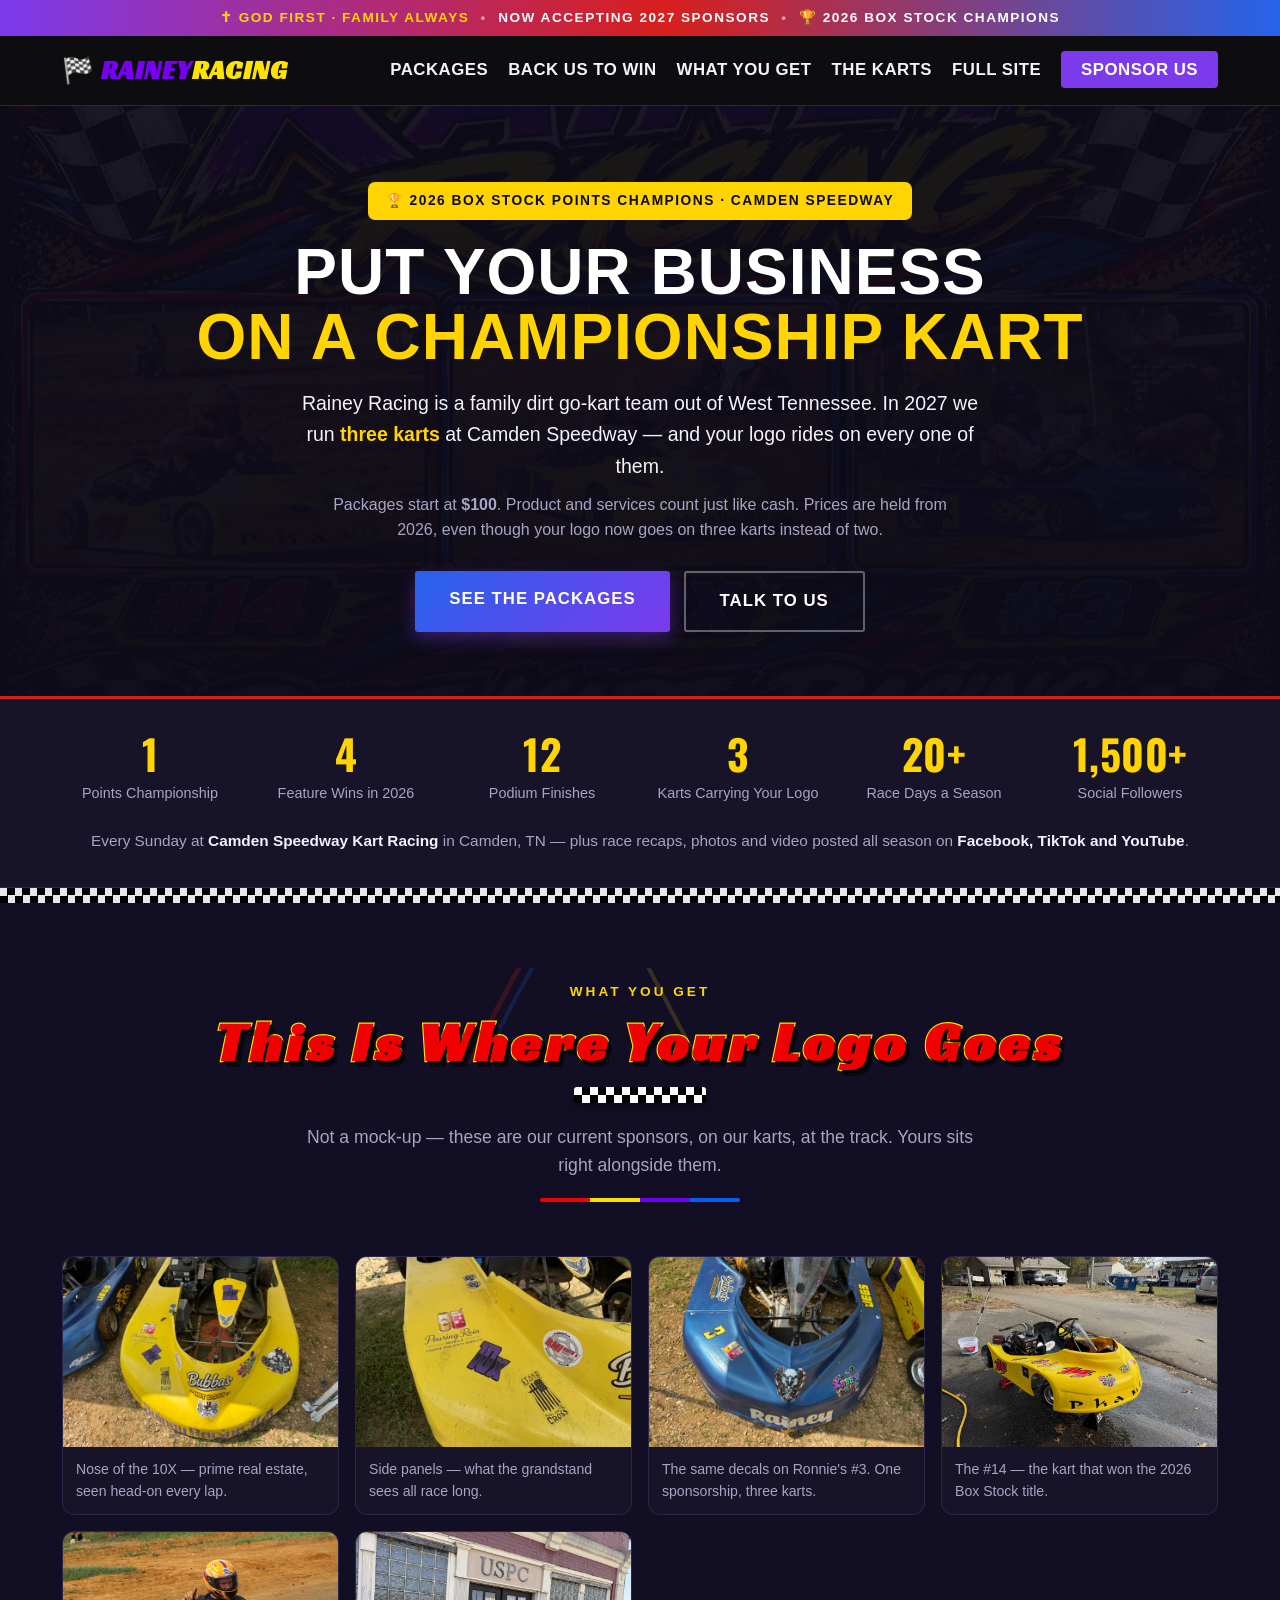
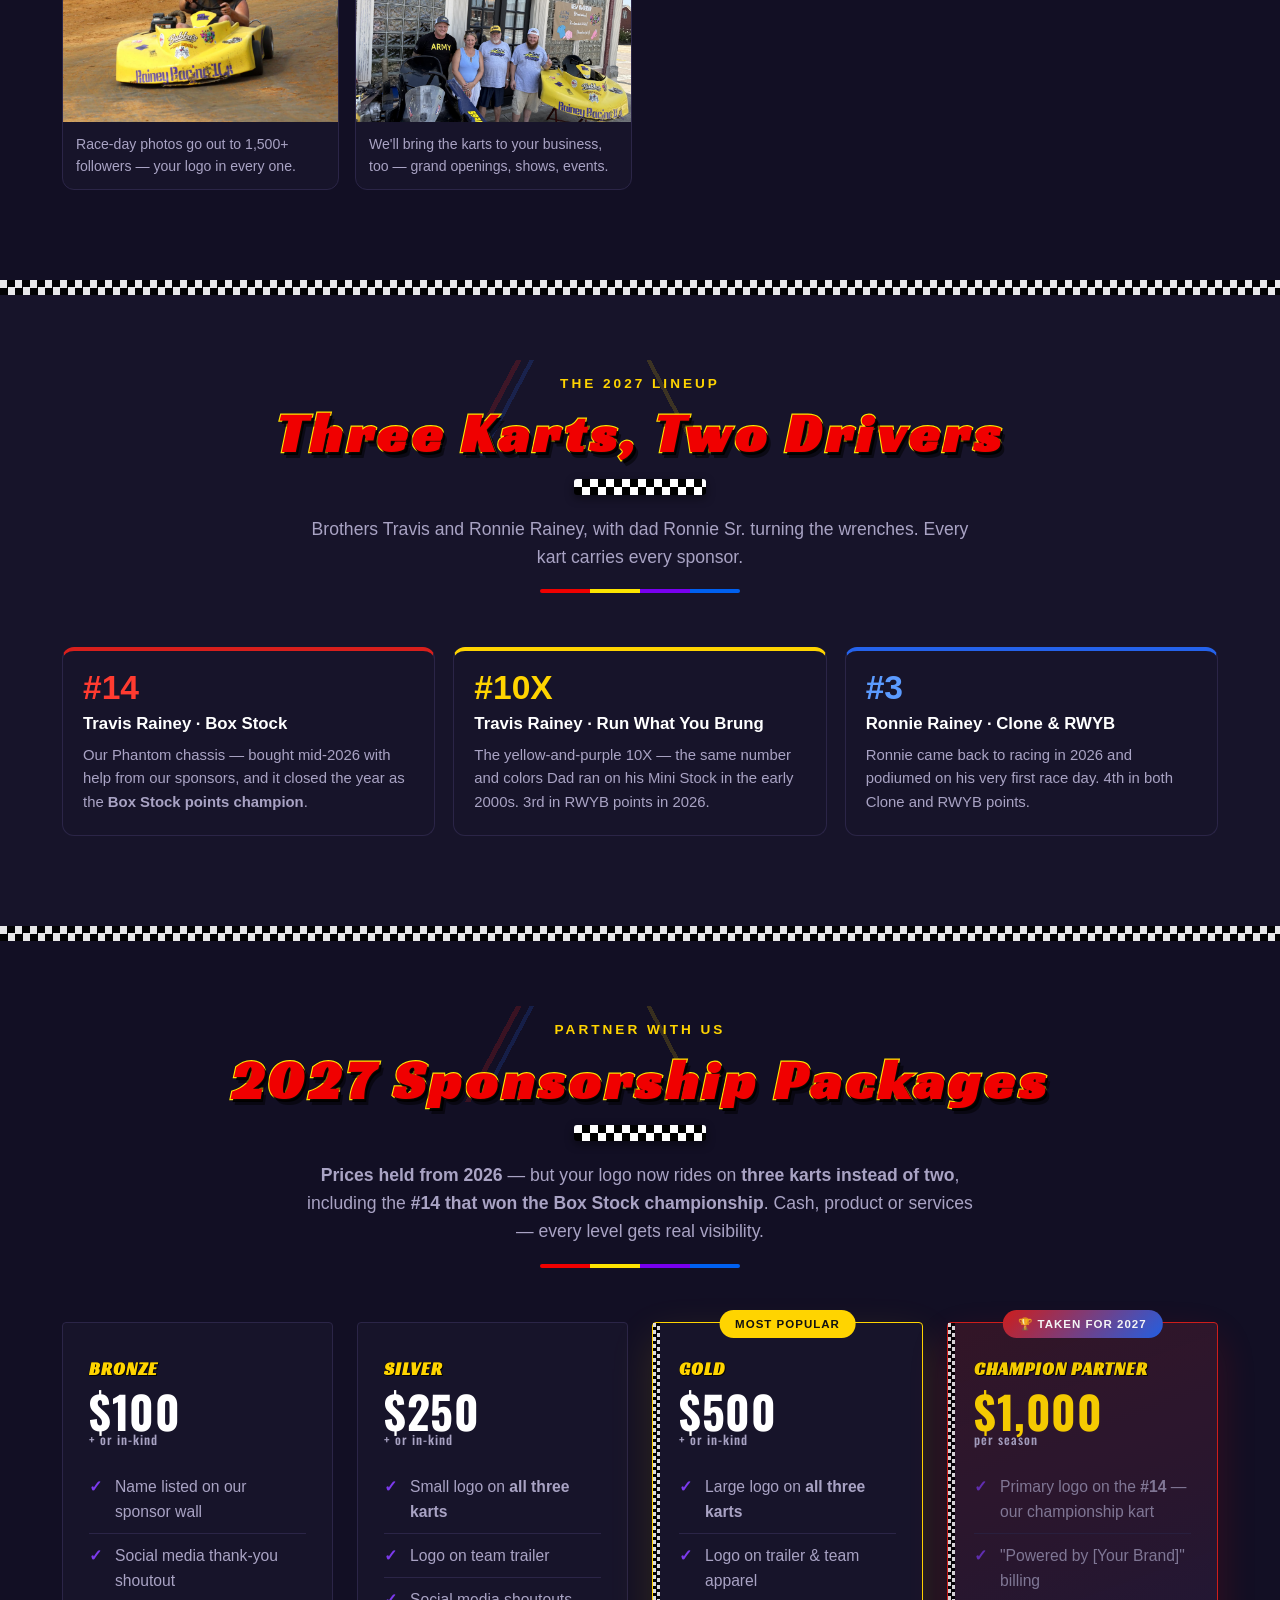
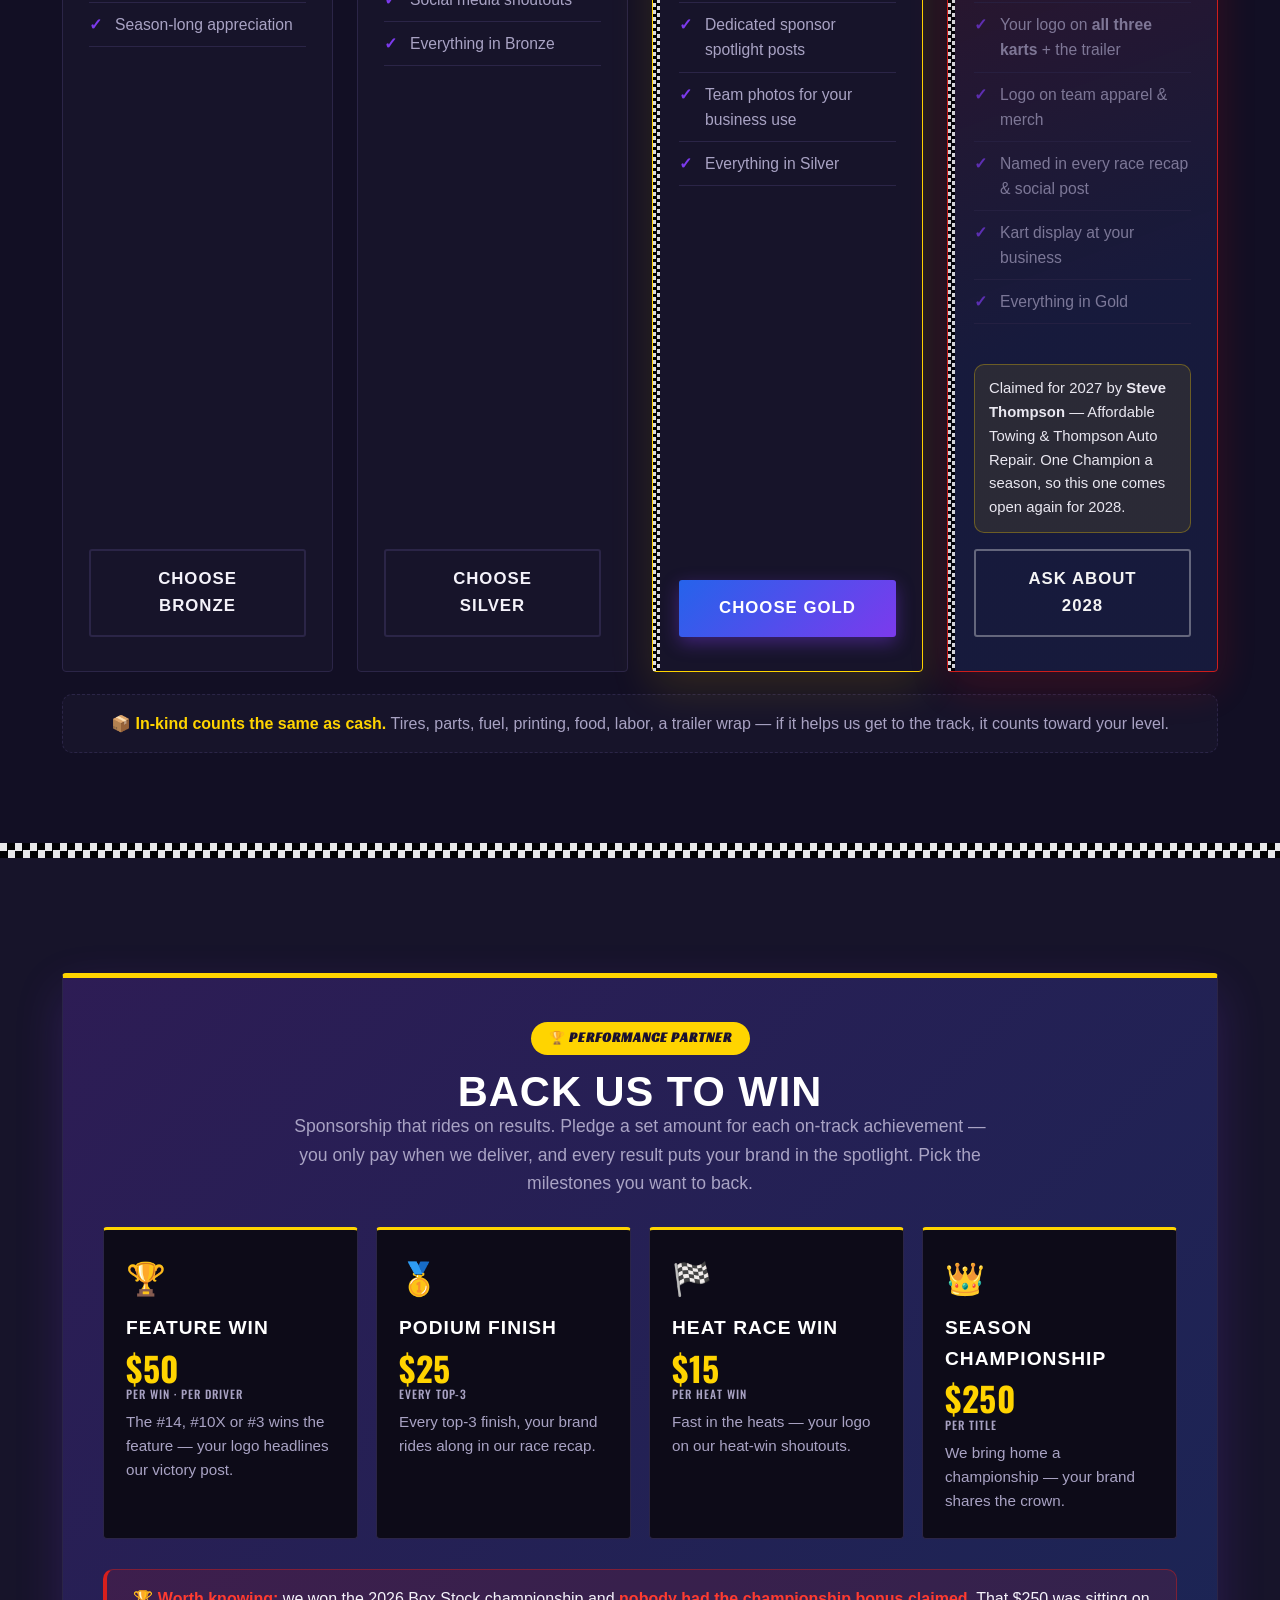
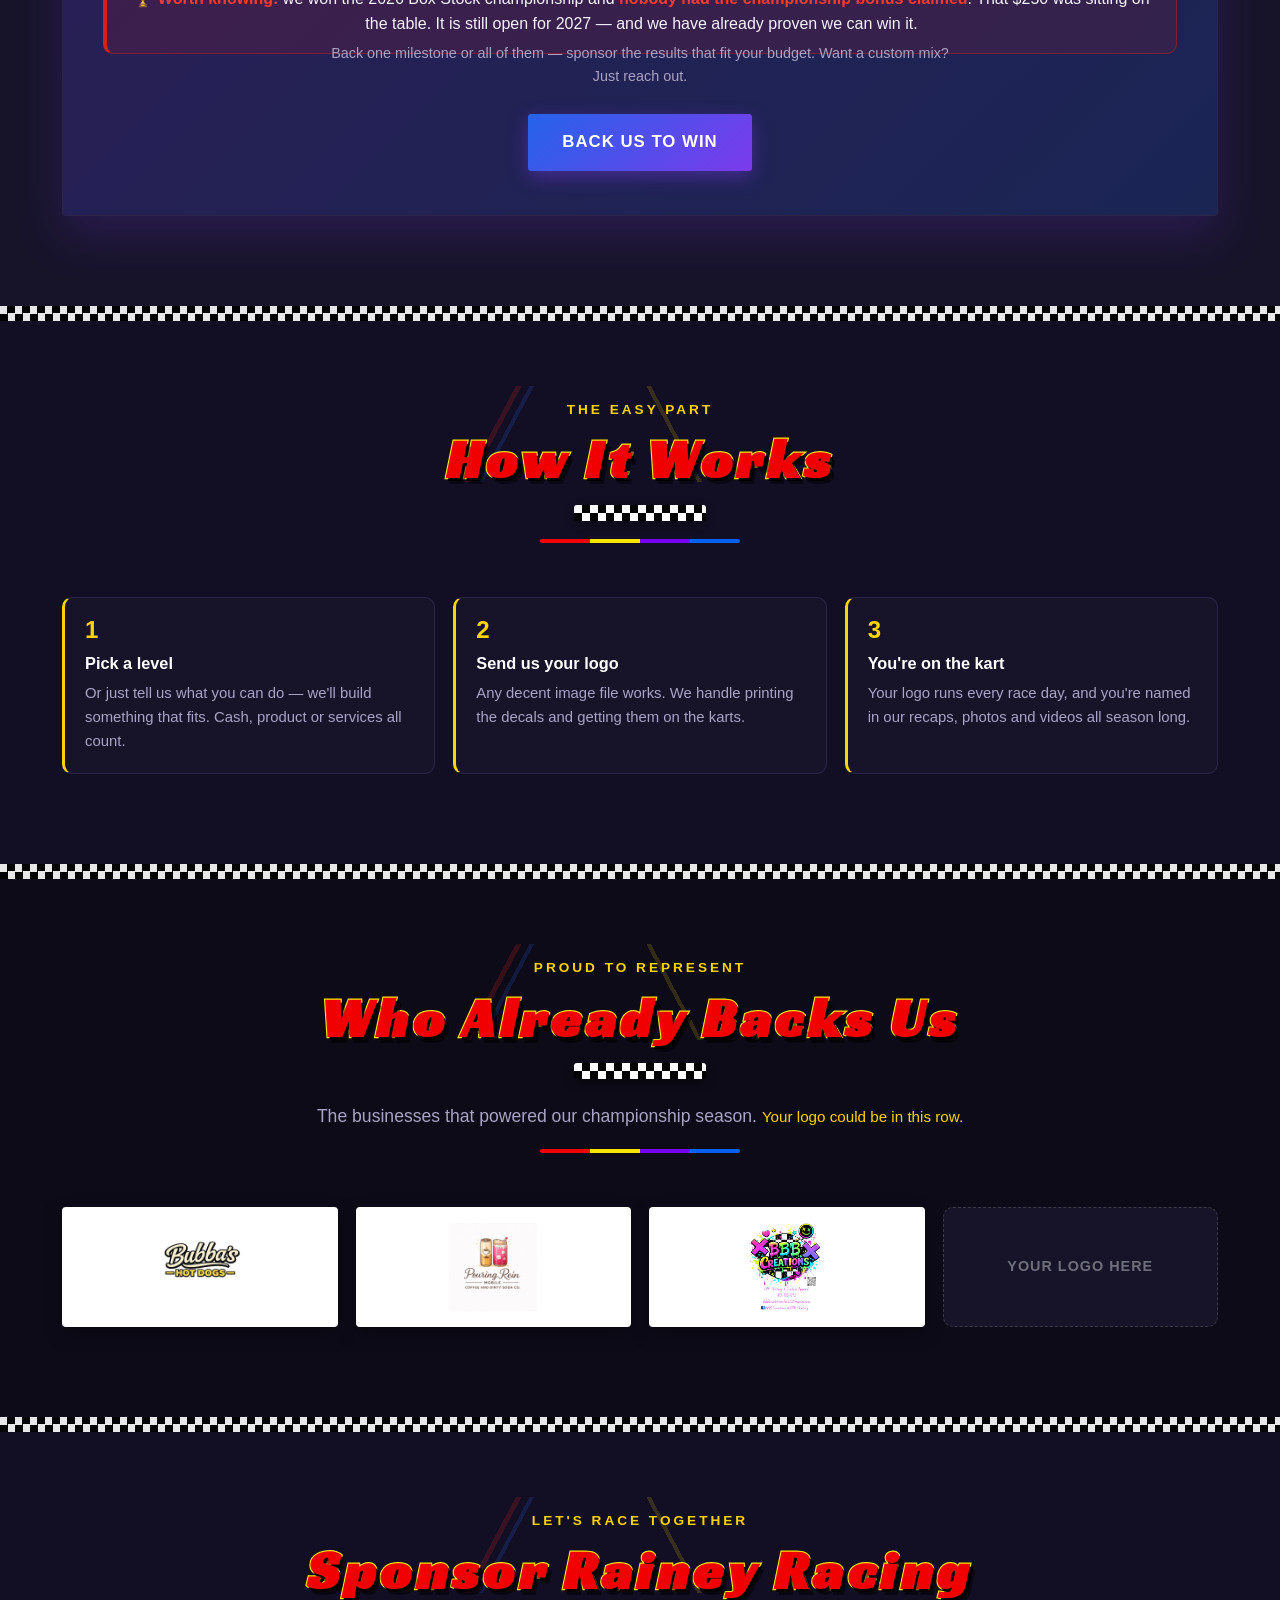
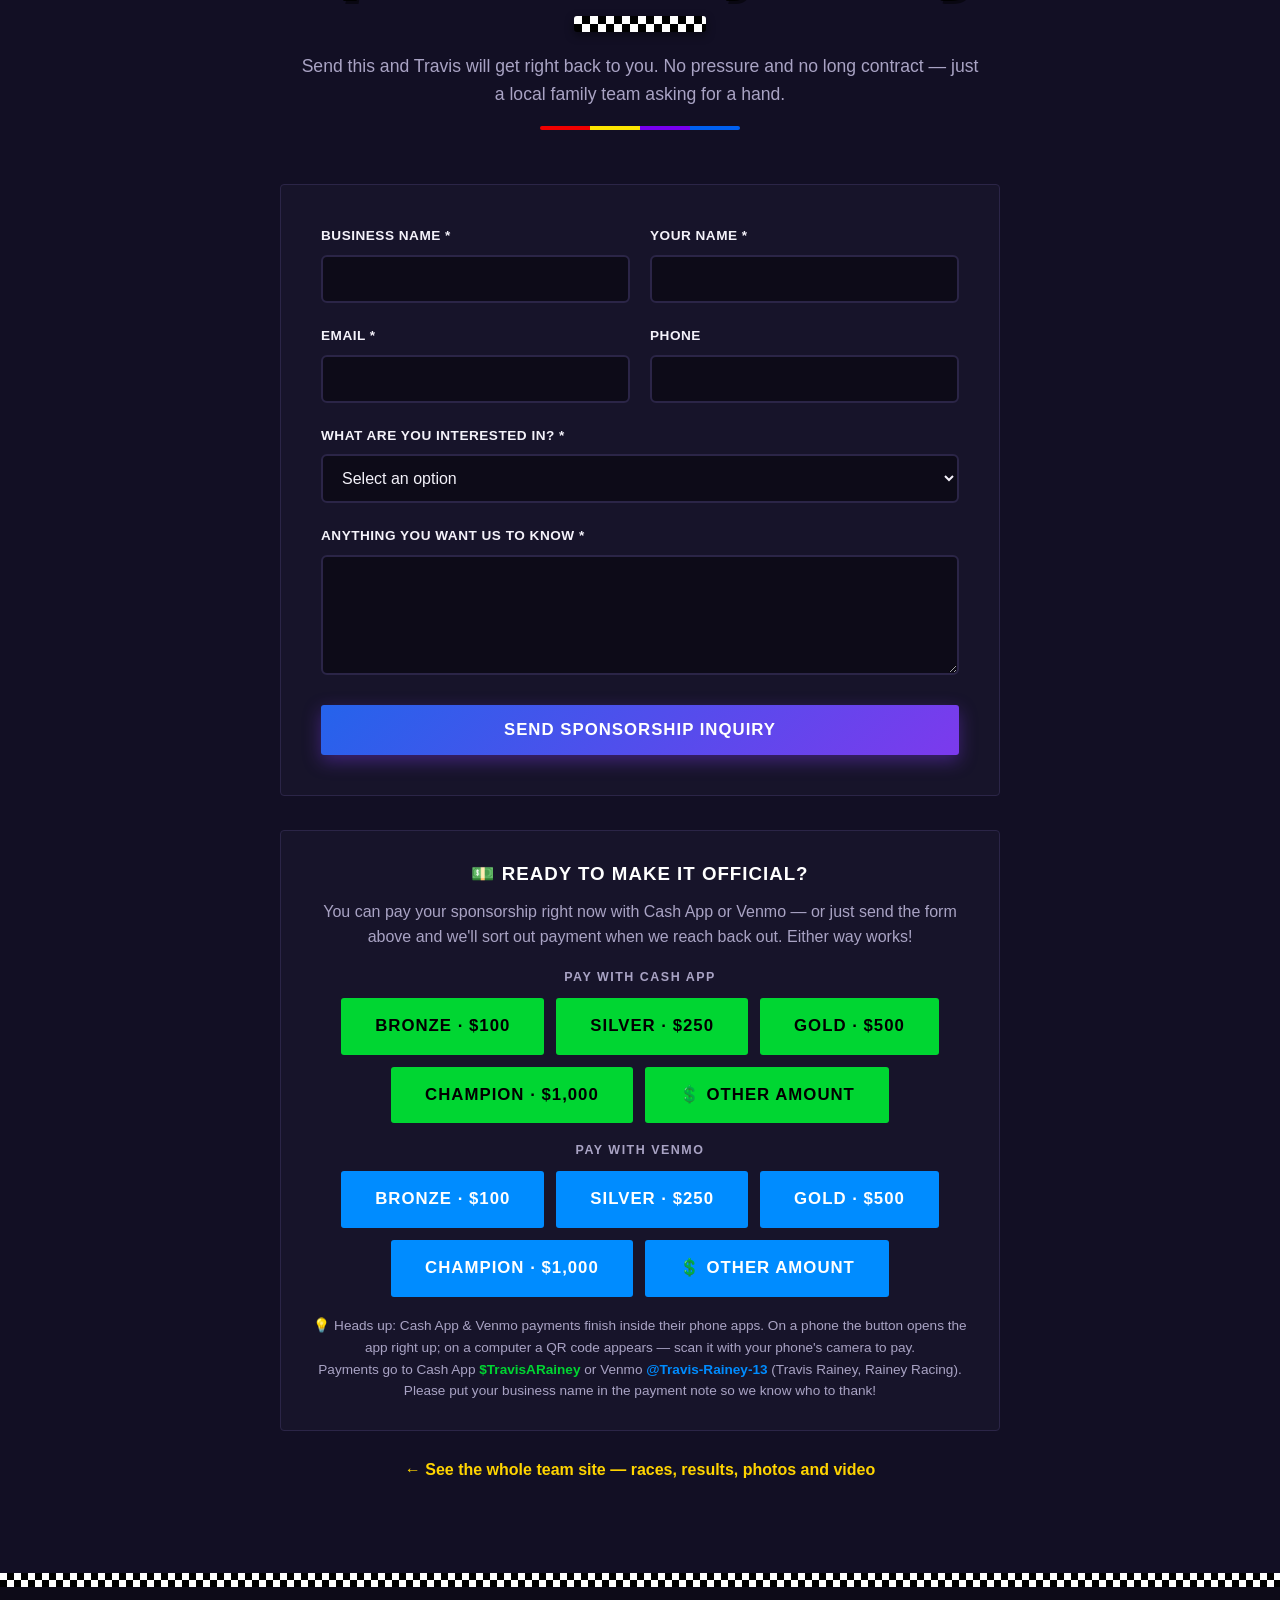
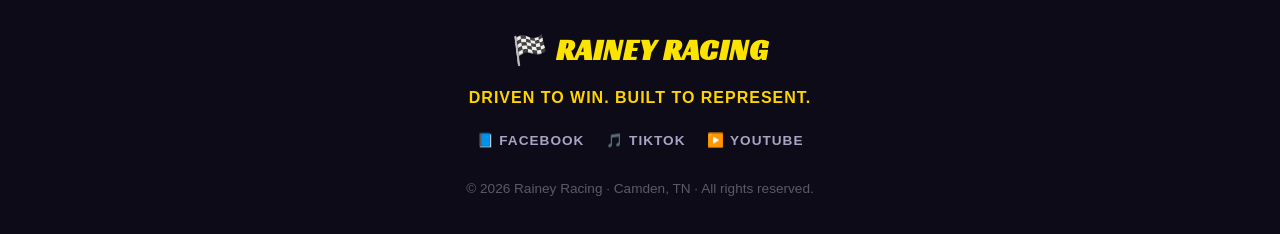
<file: sponsors/index.html>
<!DOCTYPE html>
<html lang="en">
<head>
    <meta charset="UTF-8">
    <meta name="viewport" content="width=device-width, initial-scale=1.0">
    <meta name="description" content="Sponsor Rainey Racing for the 2027 season — your logo on three dirt karts at Camden Speedway, including the #14 that won the 2026 Box Stock championship. Packages from $100.">
    <title>Sponsor Rainey Racing | 2027 Packages — Your Logo on a Championship Kart</title>
    <link rel="canonical" href="https://raineymotorsports.com/sponsors/">
    <meta property="og:type" content="website">
    <meta property="og:title" content="Sponsor Rainey Racing — 2027 Packages">
    <meta property="og:description" content="Your logo on three dirt karts at Camden Speedway, including the #14 that won the 2026 Box Stock championship. Packages from $100, or back us on results.">
    <meta property="og:url" content="https://raineymotorsports.com/sponsors/">
    <meta property="og:image" content="https://raineymotorsports.com/images/brand/rainey-racing-banner.jpg">
    <link rel="stylesheet" href="../styles.css?v=34">
    <link rel="stylesheet" href="sponsors.css?v=1">
    <link rel="preconnect" href="https://fonts.googleapis.com">
    <link rel="preconnect" href="https://fonts.gstatic.com" crossorigin>
    <link rel="stylesheet" href="https://fonts.googleapis.com/css2?family=Oswald:wght@500;600;700&family=Racing+Sans+One&family=Orbitron:wght@700;900&display=swap">
    <link rel="stylesheet" href="../logolook.css?v=11">
</head>
<body>
    <!-- Top speed bar -->
    <div class="topbar">
        <span class="topbar-item topbar-faith">✝ GOD FIRST · FAMILY ALWAYS</span>
        <span class="topbar-sep">•</span>
        <span class="topbar-item">NOW ACCEPTING 2027 SPONSORS</span>
        <span class="topbar-sep">•</span>
        <span class="topbar-item">🏆 2026 BOX STOCK CHAMPIONS</span>
    </div>

    <!-- Navigation -->
    <nav class="navbar" id="navbar">
        <div class="container nav-inner">
            <a href="../" class="nav-brand">🏁 RAINEY<span>RACING</span></a>
            <button class="nav-toggle" id="navToggle" aria-label="Menu">
                <span></span><span></span><span></span>
            </button>
            <ul class="nav-links" id="navLinks">
                <li><a href="#packages">Packages</a></li>
                <li><a href="#performance">Back Us to Win</a></li>
                <li><a href="#proof">What You Get</a></li>
                <li><a href="#karts">The Karts</a></li>
                <li><a href="../">Full Site</a></li>
                <li><a href="#inquiry" class="nav-cta">Sponsor Us</a></li>
            </ul>
        </div>
    </nav>

    <!-- Hero -->
    <header class="sp-hero">
        <div class="container">
            <span class="sp-crown">🏆 2026 Box Stock Points Champions · Camden Speedway</span>
            <h1>Put Your Business<span>On A Championship Kart</span></h1>
            <p class="sp-lede">Rainey Racing is a family dirt go-kart team out of West Tennessee. In 2027 we run <strong>three karts</strong> at Camden Speedway — and your logo rides on every one of them.</p>
            <p class="sp-sub">Packages start at <strong>$100</strong>. Product and services count just like cash. Prices are held from 2026, even though your logo now goes on three karts instead of two.</p>
            <div class="sp-hero-actions">
                <a href="#packages" class="btn btn-primary">See the Packages</a>
                <a href="#inquiry" class="btn btn-ghost">Talk to Us</a>
            </div>
        </div>
    </header>

    <!-- 2026 by the numbers -->
    <section class="sp-proof">
        <div class="container">
            <div class="sp-proof-grid">
                <div>
                    <div class="sp-num">1</div>
                    <div class="sp-num-label">Points Championship</div>
                </div>
                <div>
                    <div class="sp-num">4</div>
                    <div class="sp-num-label">Feature Wins in 2026</div>
                </div>
                <div>
                    <div class="sp-num">12</div>
                    <div class="sp-num-label">Podium Finishes</div>
                </div>
                <div>
                    <div class="sp-num">3</div>
                    <div class="sp-num-label">Karts Carrying Your Logo</div>
                </div>
                <div>
                    <div class="sp-num">20+</div>
                    <div class="sp-num-label">Race Days a Season</div>
                </div>
                <div>
                    <div class="sp-num">1,500+</div>
                    <div class="sp-num-label">Social Followers</div>
                </div>
            </div>
            <p class="sp-proof-note">Every Sunday at <strong>Camden Speedway Kart Racing</strong> in Camden, TN — plus race recaps, photos and video posted all season on <strong>Facebook, TikTok and YouTube</strong>.</p>
        </div>
    </section>

    <!-- What your logo actually looks like -->
    <section id="proof" class="section">
        <div class="container">
            <div class="section-head">
                <span class="section-kicker">What You Get</span>
                <h2 class="section-title">This Is Where Your Logo Goes</h2>
                <p class="section-intro">Not a mock-up — these are our current sponsors, on our karts, at the track. Yours sits right alongside them.</p>
            </div>
            <div class="sp-shots">
                <figure class="sp-shot">
                    <img src="../images/race/rr-97.jpg" alt="The nose of the yellow 10X kart showing three sponsor decals" loading="lazy">
                    <figcaption>Nose of the 10X — prime real estate, seen head-on every lap.</figcaption>
                </figure>
                <figure class="sp-shot">
                    <img src="../images/race/rr-96.jpg" alt="Close-up of a sponsor decal on the side panel of the 10X kart" loading="lazy">
                    <figcaption>Side panels — what the grandstand sees all race long.</figcaption>
                </figure>
                <figure class="sp-shot">
                    <img src="../images/race/rr-98.jpg" alt="The nose of the blue 3 kart with three sponsor decals" loading="lazy">
                    <figcaption>The same decals on Ronnie's #3. One sponsorship, three karts.</figcaption>
                </figure>
                <figure class="sp-shot">
                    <img src="../images/race/rr-158.jpg" alt="The #14 Phantom kart washed and parked wearing its numbers and sponsor decals" loading="lazy">
                    <figcaption>The #14 — the kart that won the 2026 Box Stock title.</figcaption>
                </figure>
                <figure class="sp-shot">
                    <img src="../images/race/rr-80.jpg" alt="Travis driving the yellow 10X head-on down the dirt at Camden Speedway" loading="lazy">
                    <figcaption>Race-day photos go out to 1,500+ followers — your logo in every one.</figcaption>
                </figure>
                <figure class="sp-shot">
                    <img src="../images/race/rr-110.jpg" alt="Both Rainey Racing karts on display outside a sponsor's shop on the Camden Court Square" loading="lazy">
                    <figcaption>We'll bring the karts to your business, too — grand openings, shows, events.</figcaption>
                </figure>
            </div>
        </div>
    </section>

    <!-- The three karts -->
    <section id="karts" class="section sp-section-alt">
        <div class="container">
            <div class="section-head">
                <span class="section-kicker">The 2027 Lineup</span>
                <h2 class="section-title">Three Karts, Two Drivers</h2>
                <p class="section-intro">Brothers Travis and Ronnie Rainey, with dad Ronnie Sr. turning the wrenches. Every kart carries every sponsor.</p>
            </div>
            <div class="sp-karts">
                <div class="sp-kart sp-kart--14">
                    <div class="sp-kart-num">#14</div>
                    <h3>Travis Rainey · Box Stock</h3>
                    <p>Our Phantom chassis — bought mid-2026 with help from our sponsors, and it closed the year as the <strong>Box Stock points champion</strong>.</p>
                </div>
                <div class="sp-kart sp-kart--10x">
                    <div class="sp-kart-num">#10X</div>
                    <h3>Travis Rainey · Run What You Brung</h3>
                    <p>The yellow-and-purple 10X — the same number and colors Dad ran on his Mini Stock in the early 2000s. 3rd in RWYB points in 2026.</p>
                </div>
                <div class="sp-kart sp-kart--3">
                    <div class="sp-kart-num">#3</div>
                    <h3>Ronnie Rainey · Clone &amp; RWYB</h3>
                    <p>Ronnie came back to racing in 2026 and podiumed on his very first race day. 4th in both Clone and RWYB points.</p>
                </div>
            </div>
        </div>
    </section>

    <!-- Packages -->
    <section id="packages" class="section sponsorship">
        <div class="container">
            <div class="section-head">
                <span class="section-kicker">Partner With Us</span>
                <h2 class="section-title">2027 Sponsorship Packages</h2>
                <p class="section-intro"><strong>Prices held from 2026</strong> — but your logo now rides on <strong>three karts instead of two</strong>, including the <strong>#14 that won the Box Stock championship</strong>. Cash, product or services — every level gets real visibility.</p>
            </div>
            <div class="packages-grid">
                <div class="package-card">
                    <div class="package-tier">Bronze</div>
                    <div class="package-price">$100<span>+ or in-kind</span></div>
                    <ul class="package-features">
                        <li>Name listed on our sponsor wall</li>
                        <li>Social media thank-you shoutout</li>
                        <li>Season-long appreciation</li>
                    </ul>
                    <a href="#inquiry" class="btn btn-outline">Choose Bronze</a>
                </div>
                <div class="package-card">
                    <div class="package-tier">Silver</div>
                    <div class="package-price">$250<span>+ or in-kind</span></div>
                    <ul class="package-features">
                        <li>Small logo on <strong>all three karts</strong></li>
                        <li>Logo on team trailer</li>
                        <li>Social media shoutouts</li>
                        <li>Everything in Bronze</li>
                    </ul>
                    <a href="#inquiry" class="btn btn-outline">Choose Silver</a>
                </div>
                <div class="package-card package-featured">
                    <div class="package-flag">MOST POPULAR</div>
                    <div class="package-tier">Gold</div>
                    <div class="package-price">$500<span>+ or in-kind</span></div>
                    <ul class="package-features">
                        <li>Large logo on <strong>all three karts</strong></li>
                        <li>Logo on trailer &amp; team apparel</li>
                        <li>Dedicated sponsor spotlight posts</li>
                        <li>Team photos for your business use</li>
                        <li>Everything in Silver</li>
                    </ul>
                    <a href="#inquiry" class="btn btn-primary">Choose Gold</a>
                </div>
                <div class="package-card package-champion package-taken">
                    <div class="package-flag package-flag-champ">🏆 Taken for 2027</div>
                    <div class="package-tier">Champion Partner</div>
                    <div class="package-price">$1,000<span>per season</span></div>
                    <ul class="package-features">
                        <li>Primary logo on the <strong>#14</strong> — our championship kart</li>
                        <li>"Powered by [Your Brand]" billing</li>
                        <li>Your logo on <strong>all three karts</strong> + the trailer</li>
                        <li>Logo on team apparel &amp; merch</li>
                        <li>Named in every race recap &amp; social post</li>
                        <li>Kart display at your business</li>
                        <li>Everything in Gold</li>
                    </ul>
                    <p class="package-taken-note">Claimed for 2027 by <strong>Steve Thompson</strong> — Affordable Towing &amp; Thompson Auto Repair. One Champion a season, so this one comes open again for 2028.</p>
                    <a href="#inquiry" class="btn btn-ghost">Ask About 2028</a>
                </div>
            </div>
            <p class="sp-inkind">📦 <strong>In-kind counts the same as cash.</strong> Tires, parts, fuel, printing, food, labor, a trailer wrap — if it helps us get to the track, it counts toward your level.</p>
        </div>
    </section>

    <!-- Back Us to Win -->
    <section id="performance" class="section sp-section-alt">
        <div class="container">
            <div class="performance-tier">
                <div class="perf-flag">🏆 Performance Partner</div>
                <h3>Back Us to Win</h3>
                <p class="perf-desc">Sponsorship that rides on results. Pledge a set amount for each on-track achievement — you only pay when we deliver, and every result puts your brand in the spotlight. Pick the milestones you want to back.</p>
                <div class="perf-grid">
                    <div class="perf-card">
                        <div class="perf-icon">🏆</div>
                        <h4>Feature Win</h4>
                        <div class="perf-amt">$50<span>per win · per driver</span></div>
                        <p>The #14, #10X or #3 wins the feature — your logo headlines our victory post.</p>
                    </div>
                    <div class="perf-card">
                        <div class="perf-icon">🥇</div>
                        <h4>Podium Finish</h4>
                        <div class="perf-amt">$25<span>every top-3</span></div>
                        <p>Every top-3 finish, your brand rides along in our race recap.</p>
                    </div>
                    <div class="perf-card">
                        <div class="perf-icon">🏁</div>
                        <h4>Heat Race Win</h4>
                        <div class="perf-amt">$15<span>per heat win</span></div>
                        <p>Fast in the heats — your logo on our heat-win shoutouts.</p>
                    </div>
                    <div class="perf-card">
                        <div class="perf-icon">👑</div>
                        <h4>Season Championship</h4>
                        <div class="perf-amt">$250<span>per title</span></div>
                        <p>We bring home a championship — your brand shares the crown.</p>
                    </div>
                </div>
                <p class="sp-openbonus">🏆 <strong>Worth knowing:</strong> we won the 2026 Box Stock championship and <strong>nobody had the championship bonus claimed</strong>. That $250 was sitting on the table. It is still open for 2027 — and we have already proven we can win it.</p>
                <p class="perf-note">Back one milestone or all of them — sponsor the results that fit your budget. Want a custom mix? Just reach out.</p>
                <a href="#inquiry" class="btn btn-primary">Back Us to Win</a>
            </div>
        </div>
    </section>

    <!-- How it works -->
    <section class="section">
        <div class="container">
            <div class="section-head">
                <span class="section-kicker">The Easy Part</span>
                <h2 class="section-title">How It Works</h2>
            </div>
            <div class="sp-steps">
                <div class="sp-step">
                    <div class="sp-step-n">1</div>
                    <h4>Pick a level</h4>
                    <p>Or just tell us what you can do — we'll build something that fits. Cash, product or services all count.</p>
                </div>
                <div class="sp-step">
                    <div class="sp-step-n">2</div>
                    <h4>Send us your logo</h4>
                    <p>Any decent image file works. We handle printing the decals and getting them on the karts.</p>
                </div>
                <div class="sp-step">
                    <div class="sp-step-n">3</div>
                    <h4>You're on the kart</h4>
                    <p>Your logo runs every race day, and you're named in our recaps, photos and videos all season long.</p>
                </div>
            </div>
        </div>
    </section>

    <!-- Current sponsors -->
    <section class="section sponsors-wall">
        <div class="container">
            <div class="section-head">
                <span class="section-kicker">Proud To Represent</span>
                <h2 class="section-title">Who Already Backs Us</h2>
                <p class="section-intro">The businesses that powered our championship season. <em>Your logo could be in this row.</em></p>
            </div>
            <div class="sponsors-grid">
                <div class="sponsor-logo"><img src="../images/sponsors/bubbas.jpg" alt="Bubba's Hot Dogs — proud sponsor of Rainey Racing"></div>
                <div class="sponsor-logo"><img src="../images/sponsors/pouring-rein.jpg" alt="Pouring Rein Mobile Coffee and Dirty Soda Co. — proud sponsor of Rainey Racing"></div>
                <div class="sponsor-logo"><img src="../images/sponsors/bbb-creations.jpg?v=2" alt="BBB Creations &amp; DTF Printing — proud sponsor of Rainey Racing"></div>
                <div class="sponsor-logo-slot">Your Logo Here</div>
            </div>
        </div>
    </section>

    <!-- Inquiry -->
    <section id="inquiry" class="section contact">
        <div class="container">
            <div class="section-head">
                <span class="section-kicker">Let's Race Together</span>
                <h2 class="section-title">Sponsor Rainey Racing</h2>
                <p class="section-intro">Send this and Travis will get right back to you. No pressure and no long contract — just a local family team asking for a hand.</p>
            </div>
            <form class="contact-form" id="sponsorshipForm" action="https://formspree.io/f/mykqbbvg" method="POST">
                <input type="hidden" name="_subject" value="New Rainey Racing Sponsor Inquiry (sponsors page)">
                <input type="hidden" name="came-from" value="raineymotorsports.com/sponsors">
                <div class="form-row">
                    <div class="form-group">
                        <label for="name">Business Name *</label>
                        <input type="text" id="name" name="name" required>
                    </div>
                    <div class="form-group">
                        <label for="contact-person">Your Name *</label>
                        <input type="text" id="contact-person" name="contact-person" required>
                    </div>
                </div>
                <div class="form-row">
                    <div class="form-group">
                        <label for="email">Email *</label>
                        <input type="email" id="email" name="email" required>
                    </div>
                    <div class="form-group">
                        <label for="phone">Phone</label>
                        <input type="tel" id="phone" name="phone">
                    </div>
                </div>
                <div class="form-group">
                    <label for="sponsorship-type">What are you interested in? *</label>
                    <select id="sponsorship-type" name="sponsorship-type" required>
                        <option value="">Select an option</option>
                        <option value="bronze">Bronze Package — $100</option>
                        <option value="silver">Silver Package — $250</option>
                        <option value="gold">Gold Package — $500</option>
                        <option value="champion-2028">Champion Partner — $1,000 (2027 taken — ask about 2028)</option>
                        <option value="performance">Back Us to Win (Performance Partner)</option>
                        <option value="inkind">Product or Services (In-Kind)</option>
                        <option value="other">Not sure yet — let's talk</option>
                    </select>
                </div>
                <div class="form-group">
                    <label for="message">Anything you want us to know *</label>
                    <textarea id="message" name="message" rows="5" required></textarea>
                </div>
                <button type="submit" class="btn btn-primary btn-block">Send Sponsorship Inquiry</button>
            </form>
            <div id="form-message" class="form-message"></div>

            <div class="payment-box">
                <h3>💵 Ready To Make It Official?</h3>
                <p>You can pay your sponsorship right now with Cash App or Venmo — or just send the form above and we'll sort out payment when we reach back out. Either way works!</p>
                <div class="payment-group">
                    <div class="payment-app-label">Pay with Cash App</div>
                    <div class="payment-buttons">
                        <a class="btn btn-cashapp" href="https://cash.app/$TravisARainey/100">Bronze · $100</a>
                        <a class="btn btn-cashapp" href="https://cash.app/$TravisARainey/250">Silver · $250</a>
                        <a class="btn btn-cashapp" href="https://cash.app/$TravisARainey/500">Gold · $500</a>
                        <a class="btn btn-cashapp" href="https://cash.app/$TravisARainey/1000">Champion · $1,000</a>
                        <a class="btn btn-cashapp" href="https://cash.app/$TravisARainey">💲 Other Amount</a>
                    </div>
                </div>
                <div class="payment-group">
                    <div class="payment-app-label">Pay with Venmo</div>
                    <div class="payment-buttons">
                        <a class="btn btn-venmo" href="https://venmo.com/Travis-Rainey-13?txn=pay&amp;amount=100">Bronze · $100</a>
                        <a class="btn btn-venmo" href="https://venmo.com/Travis-Rainey-13?txn=pay&amp;amount=250">Silver · $250</a>
                        <a class="btn btn-venmo" href="https://venmo.com/Travis-Rainey-13?txn=pay&amp;amount=500">Gold · $500</a>
                        <a class="btn btn-venmo" href="https://venmo.com/Travis-Rainey-13?txn=pay&amp;amount=1000">Champion · $1,000</a>
                        <a class="btn btn-venmo" href="https://venmo.com/u/Travis-Rainey-13">💲 Other Amount</a>
                    </div>
                </div>
                <p class="payment-note">💡 Heads up: Cash App &amp; Venmo payments finish inside their phone apps. On a phone the button opens the app right up; on a computer a QR code appears — scan it with your phone's camera to pay.</p>
                <p class="payment-note">Payments go to Cash App <strong class="pay-ca">$TravisARainey</strong> or Venmo <strong class="pay-vm">@Travis-Rainey-13</strong> (Travis Rainey, Rainey Racing). Please put your business name in the payment note so we know who to thank!</p>
            </div>

            <p class="sp-backlink"><a href="../">← See the whole team site — races, results, photos and video</a></p>
        </div>
    </section>

    <!-- Footer -->
    <footer class="footer">
        <div class="container footer-inner">
            <div class="footer-brand">🏁 RAINEY RACING</div>
            <p class="footer-tagline">Driven to Win. Built to Represent.</p>
            <div class="footer-social">
                <a href="https://www.facebook.com/profile.php?id=61586701843828" target="_blank" rel="noopener" aria-label="Rainey Racing on Facebook">📘 Facebook</a>
                <a href="https://www.tiktok.com/@travisrainey" target="_blank" rel="noopener" aria-label="Travis Rainey on TikTok">🎵 TikTok</a>
                <a href="https://www.youtube.com/@travisrainey9924" target="_blank" rel="noopener" aria-label="Rainey Racing on YouTube">▶️ YouTube</a>
            </div>
            <p class="footer-copy">&copy; 2026 Rainey Racing · Camden, TN · All rights reserved.</p>
        </div>
    </footer>

    <button class="back-to-top" id="backToTop" aria-label="Back to top">▲</button>

    <script>
    (function () {
        var toggle = document.getElementById('navToggle'), links = document.getElementById('navLinks');
        if (toggle && links) {
            toggle.addEventListener('click', function () {
                toggle.classList.toggle('open');
                links.classList.toggle('open');
            });
            links.querySelectorAll('a').forEach(function (a) {
                a.addEventListener('click', function () {
                    toggle.classList.remove('open');
                    links.classList.remove('open');
                });
            });
        }

        var nav = document.getElementById('navbar'), toTop = document.getElementById('backToTop');
        window.addEventListener('scroll', function () {
            if (nav) nav.classList.toggle('scrolled', window.scrollY > 20);
            if (toTop) toTop.classList.toggle('show', window.scrollY > 500);
        });
        if (toTop) toTop.addEventListener('click', function () {
            window.scrollTo({ top: 0, behavior: 'smooth' });
        });

        var form = document.getElementById('sponsorshipForm'), msg = document.getElementById('form-message');
        if (form) {
            form.addEventListener('submit', function (e) {
                e.preventDefault();
                var btn = form.querySelector('button[type="submit"]'), label = btn.textContent;
                btn.disabled = true;
                btn.textContent = 'Sending...';
                fetch(form.action, {
                    method: 'POST',
                    body: new FormData(form),
                    headers: { Accept: 'application/json' }
                }).then(function (r) {
                    if (!r.ok) throw new Error('bad response');
                    form.reset();
                    msg.textContent = 'Thank you! Your inquiry is on its way — we will be in touch soon.';
                    msg.className = 'form-message success';
                }).catch(function () {
                    msg.textContent = 'Something went wrong. Please message us on Facebook instead and we will get right back to you.';
                    msg.className = 'form-message error';
                }).then(function () {
                    btn.disabled = false;
                    btn.textContent = label;
                });
            });
        }
    })();
    </script>
</body>
</html>
</file>
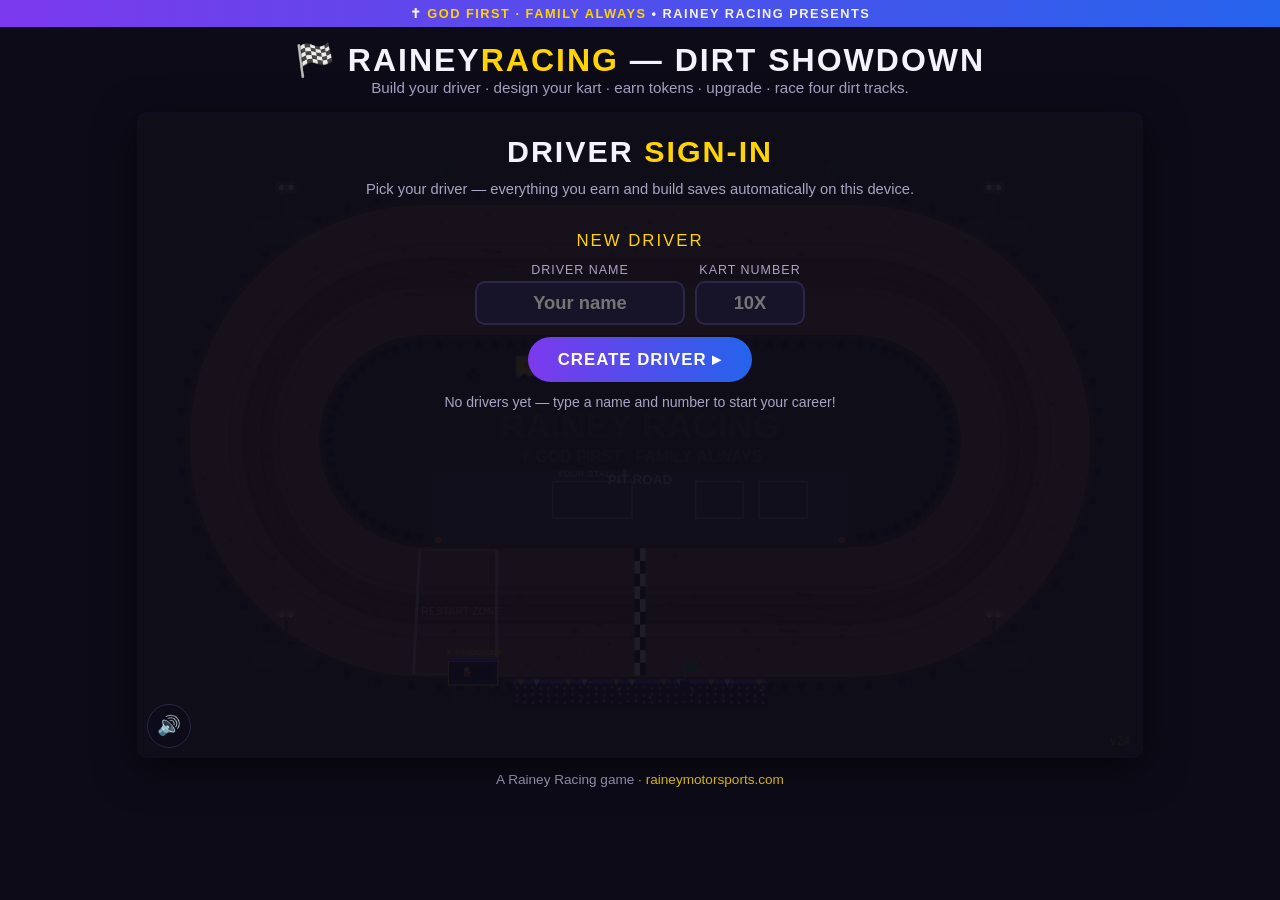
<file: game.html>
<!DOCTYPE html>
<html lang="en">
<head>
<meta charset="UTF-8">
<meta name="viewport" content="width=device-width, initial-scale=1.0, maximum-scale=1.0, user-scalable=no, viewport-fit=cover">
<title>Rainey Racing — Dirt Showdown Career</title>
<meta name="description" content="Rainey Racing Dirt Showdown — build your own driver, design your kart, earn tokens, upgrade motors, and race karts, champ karts and winged mini sprints on four dirt tracks.">
<style>
* { margin:0; padding:0; box-sizing:border-box; }
:root {
    --purple:#7C3AED; --purple-dark:#6D28D9;
    --blue:#2563EB; --yellow:#FFD400;
    --carbon:#0d0b18; --carbon-2:#17142a; --carbon-3:#221c3c;
    --line:#2b2547; --text:#f4f2fa; --muted:#a9a3c4;
    --green:#3AAE5C; --red:#E14D4D;
}
html,body { height:100%; }
body {
    font-family:'Bahnschrift','Arial Narrow','Segoe UI',sans-serif;
    background:var(--carbon); color:var(--text);
    display:flex; flex-direction:column; align-items:center;
    min-height:100%; overflow-x:hidden;
    -webkit-user-select:none; -moz-user-select:none; user-select:none;
    -webkit-touch-callout:none;
    -webkit-tap-highlight-color:transparent;
    overscroll-behavior:none;
}
input, textarea { -webkit-user-select:text; user-select:text; }
#touch, #touch button, .btn, .chip, .card, #muteBtn, #quitBtn, canvas {
    -webkit-user-select:none; user-select:none;
    -webkit-touch-callout:none;
    -webkit-tap-highlight-color:transparent;
}
.hidden { display:none !important; }
.topbar {
    width:100%; text-align:center; padding:6px 10px;
    background:linear-gradient(90deg,var(--purple),var(--blue));
    font-weight:600; letter-spacing:1.5px; font-size:.8rem; text-transform:uppercase;
}
.topbar b { color:var(--yellow); }
header { text-align:center; padding:14px 10px 6px; }
header h1 { font-size:2rem; letter-spacing:2px; text-transform:uppercase; }
header h1 span { color:var(--yellow); }
header p { color:var(--muted); font-size:.95rem; }
#wrap { position:relative; margin:10px auto 6px; max-width:100%; }
canvas {
    display:block; background:#1a1410;
    border:3px solid var(--line); border-radius:12px;
    max-width:100%; height:auto; touch-action:none;
    box-shadow:0 10px 40px rgba(0,0,0,.6);
}
/* ---- overlay screens ---- */
.overlay {
    position:absolute; inset:0; display:flex; flex-direction:column;
    align-items:center; justify-content:flex-start; gap:12px;
    background:rgba(13,11,24,.93); border-radius:12px; text-align:center;
    padding:22px 16px 30px; overflow-y:auto; -webkit-overflow-scrolling:touch;
}
.overlay.hidden { display:none; }
.overlay h2 { font-size:1.9rem; letter-spacing:2px; text-transform:uppercase; }
.overlay h2 span { color:var(--yellow); }
.overlay .sub { color:var(--muted); max-width:560px; font-size:.92rem; }
.btn {
    background:linear-gradient(90deg,var(--purple),var(--blue));
    border:none; color:#fff; font-family:inherit; font-weight:700;
    font-size:1.05rem; letter-spacing:1px; text-transform:uppercase;
    padding:12px 30px; border-radius:999px; cursor:pointer;
}
.btn:hover { filter:brightness(1.15); }
.btn.sm { font-size:.85rem; padding:8px 18px; }
.btn.gold { background:linear-gradient(90deg,#b98c00,#e0b100); color:#1a1330; }
.btn.ghost { background:var(--carbon-3); border:2px solid var(--line); }
.btn.ghost:hover { border-color:var(--yellow); }
.btn:disabled { filter:grayscale(.8) brightness(.7); cursor:not-allowed; }
.backbtn {
    position:absolute; top:10px; left:10px;
    background:var(--carbon-3); border:2px solid var(--line); color:var(--text);
    font-family:inherit; font-weight:700; font-size:.85rem;
    padding:7px 14px; border-radius:999px; cursor:pointer; z-index:5;
}
.backbtn:hover { border-color:var(--yellow); }
.tokens {
    display:inline-block; background:linear-gradient(90deg,#2e2500,#4a3c00);
    border:1px solid var(--yellow); color:var(--yellow);
    border-radius:999px; padding:5px 16px; font-weight:800; font-size:1rem; letter-spacing:1px;
}
/* ---- cards (profiles, shop, tracks) ---- */
.cards { display:flex; flex-wrap:wrap; gap:13px; justify-content:center; max-width:930px; }
.card {
    background:var(--carbon-3); border:2px solid var(--line); border-radius:14px;
    color:var(--text); padding:13px 15px; min-width:172px; max-width:240px; cursor:pointer;
    font-family:inherit; font-size:.95rem; transition:transform .12s, border-color .12s;
    position:relative; text-align:center;
}
.card:hover { transform:translateY(-2px); border-color:var(--yellow); }
.card.sel { border-color:var(--yellow); box-shadow:0 0 0 2px rgba(255,212,0,.30); }
.card .big { display:block; font-size:1.7rem; font-weight:800; }
.card h3 { font-size:1.02rem; letter-spacing:.5px; margin-bottom:2px; }
.card small { color:var(--muted); display:block; line-height:1.35; }
.card .price { color:var(--yellow); font-weight:800; margin-top:6px; display:block; }
.card .owned { color:var(--green); font-weight:800; margin-top:6px; display:block; }
.card .del {
    position:absolute; top:6px; right:8px; background:none; border:none;
    color:var(--muted); font-size:1rem; cursor:pointer; padding:2px 6px;
}
.card .del:hover { color:var(--red); }
/* ---- hub grid ---- */
.hub { display:grid; grid-template-columns:repeat(3, minmax(150px,1fr)); gap:11px; width:100%; max-width:660px; }
.hub button {
    background:var(--carbon-3); border:2px solid var(--line); border-radius:14px;
    color:var(--text); font-family:inherit; cursor:pointer;
    padding:16px 8px; font-size:1rem; font-weight:700; letter-spacing:.5px;
    transition:transform .12s, border-color .12s;
}
.hub button .ico { display:block; font-size:1.7rem; margin-bottom:4px; }
.hub button small { display:block; color:var(--muted); font-weight:400; font-size:.74rem; margin-top:3px; }
.hub button:hover { transform:translateY(-2px); border-color:var(--yellow); }
/* ---- forms / options ---- */
.row { display:flex; gap:10px; flex-wrap:wrap; justify-content:center; align-items:center; }
.field { display:flex; flex-direction:column; gap:4px; align-items:center; }
.field label { color:var(--muted); font-size:.78rem; text-transform:uppercase; letter-spacing:1px; }
input[type=text] {
    background:var(--carbon-2); border:2px solid var(--line); border-radius:10px;
    color:var(--text); font-family:inherit; font-size:1.15rem; font-weight:700;
    padding:9px 12px; width:210px; text-align:center;
}
input[type=text]:focus { outline:none; border-color:var(--yellow); }
input[type=text].numin { width:110px; text-transform:uppercase; }
input[type=color] {
    width:52px; height:44px; border:2px solid var(--line); border-radius:10px;
    background:var(--carbon-2); cursor:pointer; padding:3px;
}
input[type=range] { width:230px; accent-color:var(--yellow); }
#homePrev { max-width:230px; }
#prevCv { max-width:320px; }
.chip {
    background:var(--carbon-3); border:2px solid var(--line); border-radius:999px;
    color:var(--text); font-family:inherit; font-weight:700; font-size:.9rem;
    padding:8px 16px; cursor:pointer;
}
.chip:hover { border-color:var(--yellow); }
.chip.sel { border-color:var(--yellow); background:#3a2f00; color:var(--yellow); }
.chip:disabled { opacity:.45; cursor:not-allowed; }
.sectionTitle { color:var(--yellow); font-size:1.05rem; letter-spacing:2px; text-transform:uppercase; margin-top:10px; }
.pill { border-radius:999px; margin:6px auto 2px; }
/* ---- results / payouts ---- */
.results { border-collapse:collapse; min-width:280px; }
.results td, .results th { padding:5px 12px; border-bottom:1px solid var(--line); font-size:.95rem; }
.results .you { color:var(--yellow); font-weight:700; }
.paybox {
    background:var(--carbon-3); border:1px solid var(--line); border-radius:12px;
    padding:10px 20px; min-width:280px;
}
.paybox .line { display:flex; justify-content:space-between; gap:34px; padding:3px 0; font-size:.98rem; }
.paybox .line b { color:var(--yellow); }
.paybox .total { border-top:1px solid var(--line); margin-top:5px; padding-top:6px; font-weight:800; }
.keys { color:var(--muted); font-size:.88rem; }
.keys b { color:var(--text); background:var(--carbon-3); border:1px solid var(--line); border-radius:6px; padding:1px 8px; }
/* ---- touch controls ---- */
#touch, #touchDrag { display:none; width:100%; max-width:1000px; justify-content:space-between; padding:8px max(18px, env(safe-area-inset-right)) 14px max(18px, env(safe-area-inset-left)); gap:10px; user-select:none; -webkit-user-select:none; touch-action:none; }
#touch .tgroup, #touchDrag .tgroup { display:flex; gap:10px; }
#touch, #touchDrag { pointer-events:none; }
#touch .tgroup, #touchDrag .tgroup { pointer-events:none; }
#touch button, #touchDrag button {
    width:76px; height:76px; border-radius:50%; border:2px solid var(--line);
    background:var(--carbon-3); color:var(--text); font-size:1.7rem; touch-action:none;
    pointer-events:auto;
}
#touch button:active, #touchDrag button:active { background:var(--purple); }
#touchDrag button.lbl { font-size:1rem; font-weight:800; letter-spacing:.5px; }
/* by default show the normal pad on touch devices; in drag mode swap to the drag pad */
@media (pointer:coarse) { #touch { display:flex; } }
body.mode-drag #touch { display:none; }
@media (pointer:coarse) { body.mode-drag #touchDrag { display:flex; } }
body:has(.overlay:not(.hidden)) #touch,
body:has(.overlay:not(.hidden)) #touchDrag { display:none; }
#muteBtn {
    position:absolute; left:10px; bottom:10px; z-index:60;
    width:44px; height:44px; border-radius:50%;
    background:rgba(13,11,24,0.72); border:1px solid var(--line);
    color:var(--text); font-size:1.2rem; line-height:1; cursor:pointer;
    display:flex; align-items:center; justify-content:center;
}
#muteBtn:hover { border-color:var(--yellow); }
#muteBtn.muted { color:var(--yellow); border-color:var(--yellow); }
#quitBtn {
    position:absolute; right:10px; top:52px; z-index:60;
    width:40px; height:40px; border-radius:50%;
    background:rgba(13,11,24,0.72); border:1px solid var(--line);
    color:var(--muted); font-size:1.05rem; cursor:pointer;
}
#quitBtn:hover { border-color:var(--red); color:var(--red); }
footer { color:var(--muted); font-size:.85rem; padding:8px 10px 18px; text-align:center; }
footer a { color:var(--yellow); text-decoration:none; }

#rotate { display:none; }

/* ===== Phones & small tablets ===== */
@media (max-width: 900px) {
    .topbar { font-size:.66rem; letter-spacing:1px; padding:4px 8px; }
    header { padding:8px 10px 2px; }
    header h1 { font-size:1.15rem; }
    header p { font-size:.78rem; }
    footer { padding:6px 10px 10px; font-size:.72rem; }
    #wrap { margin:6px auto 2px; width:100%; }
    canvas { width:100%; height:auto; border-width:2px; border-radius:8px; }
    .overlay { padding:12px 10px 22px; gap:9px; }
    .overlay h2 { font-size:1.3rem; }
    .overlay .sub, .keys { font-size:.76rem; }
    .cards { gap:9px; }
    .card { min-width:138px; padding:10px 10px; font-size:.85rem; }
    .card .big { font-size:1.4rem; }
    .hub { grid-template-columns:repeat(2, minmax(130px,1fr)); gap:9px; }
    .hub button { padding:12px 6px; font-size:.9rem; }
    .results td, .results th { padding:4px 7px; font-size:.8rem; }
    .paybox .line { font-size:.85rem; gap:20px; }
    #touch button { width:62px; height:62px; font-size:1.4rem; }
    #muteBtn { width:38px; height:38px; font-size:1rem; }
    #quitBtn { width:34px; height:34px; font-size:.9rem; top:46px; }
    input[type=text] { font-size:1rem; width:180px; }
}
@media (max-width: 900px) and (orientation: portrait) {
    #rotate {
        display:block; width:100%; text-align:center;
        background:var(--yellow); color:#1a1330; font-weight:700;
        padding:7px 10px; font-size:.8rem; letter-spacing:.3px;
    }
}
@media (max-width: 960px) and (orientation: landscape) {
    .topbar, header, footer { display:none; }
    body { justify-content:center; }
    #wrap { margin:2px auto; }
    canvas { width:auto; height:80vh; max-width:100%; }
    #touch {
        position:fixed; left:0; right:0; bottom:0; z-index:40;
        padding: 0
            calc(34px + env(safe-area-inset-right))
            calc(16px + env(safe-area-inset-bottom))
            calc(34px + env(safe-area-inset-left));
    }
    #touch button { width:60px; height:60px; }
}
</style>
</head>
<body>
<div id="rotate">🔄 Turn your phone sideways for the full track view</div>
<div class="topbar">✝ <b>GOD FIRST · FAMILY ALWAYS</b> • RAINEY RACING PRESENTS</div>
<header>
    <h1>🏁 RAINEY<span>RACING</span> — DIRT SHOWDOWN</h1>
    <p>Build your driver · design your kart · earn tokens · upgrade · race four dirt tracks.</p>
</header>

<div id="wrap">
    <canvas id="game" width="1000" height="640"></canvas>

    <!-- ===== SIGN IN ===== -->
    <div id="login" class="overlay">
        <h2>DRIVER <span>SIGN-IN</span></h2>
        <p class="sub">Pick your driver — everything you earn and build saves automatically on this device.</p>
        <div class="cards" id="profileCards"></div>
        <p class="sectionTitle">New Driver</p>
        <div class="row">
            <div class="field"><label>Driver name</label><input type="text" id="newName" maxlength="16" placeholder="Your name"></div>
            <div class="field"><label>Kart number</label><input type="text" id="newNum" class="numin" maxlength="3" placeholder="10X"></div>
        </div>
        <button class="btn" id="createBtn">Create Driver ▸</button>
        <p class="keys" id="loginMsg"></p>
    </div>

    <!-- ===== HOME / HUB ===== -->
    <div id="home" class="overlay hidden">
        <h2 id="homeTitle">WELCOME <span>BACK</span></h2>
        <div class="row" style="align-items:center;">
            <canvas id="homePrev" width="190" height="120" style="border:2px solid var(--line); border-radius:12px; background:var(--carbon-2);"></canvas>
            <div style="text-align:left; min-width:170px;">
                <div style="font-size:1.25rem; font-weight:800;" id="homeName"></div>
                <div class="tokens" id="homeTokens" style="margin:6px 0;">⛁ 0 TOKENS</div>
                <div class="keys" id="homeRide"></div>
                <div class="keys" id="homeTroph"></div>
            </div>
        </div>
        <div class="hub">
            <button id="hubNight"><span class="ico">🏁</span>RACE NIGHT<small>Qualify · Heat · Feature — full payout</small></button>
            <button id="hubCareer"><span class="ico">🏆</span>CHAMPIONSHIP<small id="hubCareerSub">Points seasons — win the title</small></button>
            <button id="hubMP"><span class="ico">👥</span>RACE A FRIEND<small>Share a code, race together online</small></button>
            <button id="hubDrag"><span class="ico">🏎️</span>DRAG STRIP<small>Christmas tree, reaction &amp; ET</small></button>
            <button id="hubDerby"><span class="ico">💥</span>DEMOLITION DERBY<small>Smash 'em — last one running wins</small></button>
            <button id="hubQuick"><span class="ico">⚡</span>QUICK RACE<small>Pick laps &amp; kart count — half pay</small></button>
            <button id="hubGarage"><span class="ico">🔧</span>GARAGE<small>Design your kart &amp; number</small></button>
            <button id="hubShop"><span class="ico">🛒</span>UPGRADE SHOP<small>Motors · gears · new karts</small></button>
            <button id="hubTracks"><span class="ico">🛣️</span>TRACKS<small id="hubTrackName">Pick your track</small></button>
            <button id="hubSettings"><span class="ico">⚙️</span>SETTINGS<small>Difficulty &amp; feature laps</small></button>
        </div>
        <button class="btn ghost sm" id="switchBtn">↩ Switch Driver</button>
        <p class="keys">Drive with <b>&#8593;</b> gas <b>&#8595;</b> brake <b>&#8592;</b><b>&#8594;</b> steer (or <b>W</b><b>A</b><b>S</b><b>D</b>) · hold <b>SPACE</b> to power-slide · <b>C</b> camera · <b>M</b> mute</p>
        <p class="keys">🔧 Worn tires get slippery — dive low onto the front-stretch pit road to bolt on fresh ones!</p>
        <p class="keys" style="color:#FFD400; font-weight:700;">GAME VERSION 24</p>
    </div>

    <!-- ===== GARAGE ===== -->
    <div id="garage" class="overlay hidden">
        <button class="backbtn" data-back>‹ Back</button>
        <h2>THE <span>GARAGE</span></h2>
        <canvas id="prevCv" width="280" height="150" style="border:2px solid var(--line); border-radius:12px; background:var(--carbon-2);"></canvas>
        <div class="row">
            <div class="field"><label>Driver name</label><input type="text" id="gName" maxlength="16"></div>
            <div class="field"><label>Number</label><input type="text" id="gNum" class="numin" maxlength="3"></div>
        </div>
        <div class="row">
            <div class="field"><label>Body</label><input type="color" id="cBody"></div>
            <div class="field"><label>Trim</label><input type="color" id="cTrim"></div>
            <div class="field"><label>Wing / Roof</label><input type="color" id="cWing"></div>
            <div class="field"><label>Number color</label><input type="color" id="cNum"></div>
        </div>
        <p class="sectionTitle">Your Ride</p>
        <div class="row" id="clsChips"></div>
        <p class="sectionTitle">Gear On The Kart</p>
        <div class="row" id="gearChips"></div>
        <p class="keys" id="gearTip"></p>
        <p class="keys" id="motorLine"></p>
    </div>

    <!-- ===== SHOP ===== -->
    <div id="shop" class="overlay hidden">
        <button class="backbtn" data-back>‹ Back</button>
        <h2>UPGRADE <span>SHOP</span></h2>
        <div class="tokens" id="shopTokens">⛁ 0 TOKENS</div>
        <p class="sub">Win features, charge through the field, and set fast laps to earn tokens.</p>
        <p class="sectionTitle">Motor Program</p>
        <div class="cards" id="shopMotors"></div>
        <p class="sectionTitle">Gear Sets</p>
        <div class="cards" id="shopGears"></div>
        <p class="sectionTitle">Race Cars</p>
        <div class="cards" id="shopCls"></div>
    </div>

    <!-- ===== TRACKS ===== -->
    <div id="tracks" class="overlay hidden">
        <button class="backbtn" data-back>‹ Back</button>
        <h2>PICK YOUR <span>TRACK</span></h2>
        <p class="sub">Short tracks run 15-kart features · big tracks run 20-kart features. Gear your kart to match!</p>
        <div class="cards" id="trackCards"></div>
    </div>

    <!-- ===== QUICK RACE SETUP ===== -->
    <div id="quick" class="overlay hidden">
        <button class="backbtn" data-back>‹ Back</button>
        <h2>QUICK <span>RACE</span></h2>
        <p class="sub" id="quickTrackLine"></p>
        <div class="field"><label>Laps: <b id="qLapsVal">8</b></label><input type="range" id="qLaps" min="3" max="30" value="8"></div>
        <div class="field"><label>Karts: <b id="qKartsVal">10</b></label><input type="range" id="qKarts" min="4" max="20" value="10"></div>
        <button class="btn" id="quickGo">Green Flag ▸</button>
        <p class="keys">Quick races pay half tokens and no bonus awards — race night pays full.</p>
    </div>

    <!-- ===== CHAMPIONSHIP / CAREER ===== -->
    <div id="career" class="overlay hidden">
        <button class="backbtn" data-back>‹ Back</button>
        <h2>🏆 <span>CHAMPIONSHIP</span></h2>
        <div id="careerBody" style="display:flex;flex-direction:column;align-items:center;gap:12px;width:100%;"></div>
    </div>

    <!-- ===== RACE A FRIEND (online) ===== -->
    <div id="mp" class="overlay hidden">
        <button class="backbtn" data-back>‹ Back</button>
        <h2>👥 RACE A <span>FRIEND</span></h2>
        <div id="mpBody" style="display:flex;flex-direction:column;align-items:center;gap:12px;width:100%;"></div>
    </div>

    <!-- ===== DRAG STRIP SETUP ===== -->
    <div id="drag" class="overlay hidden">
        <button class="backbtn" data-back>‹ Back</button>
        <h2>🏎 DRAG <span>STRIP</span></h2>
        <div class="tokens" id="dragTokens">⛁ 0</div>
        <p class="sub" id="dragTrackLine"></p>
        <p class="sectionTitle">Your Car</p>
        <div class="cards" id="dragCarCards"></div>
        <p class="sectionTitle">Speed Shop — Upgrades</p>
        <div class="cards" id="dragUpCards"></div>
        <p class="sectionTitle">Strip</p>
        <div class="row" id="dragStripChips"></div>
        <p class="sectionTitle">Event</p>
        <div class="row" id="dragEventChips"></div>
        <p class="keys" id="dragEventNote"></p>
        <button class="btn gold" id="dragGo">Stage It Up ▸</button>
        <p class="keys">🌀 With a turbo: hold <b>TRANS-BRAKE</b> + gas to spool boost, release on green to launch. Hold <b>LAUNCH CONTROL</b> off the line to stop wheelspin. <b>N2O</b> for a shot of extra power. (<b>Space</b>=trans-brake · <b>L</b>=launch · <b>N</b>=nitrous · <b>C</b>=camera)</p>
    </div>

    <!-- ===== DEMOLITION DERBY SETUP ===== -->
    <div id="derby" class="overlay hidden">
        <button class="backbtn" data-back>‹ Back</button>
        <h2>💥 DEMOLITION <span>DERBY</span></h2>
        <div class="tokens" id="derbyTokens">⛁ 0</div>
        <p class="sub">Ram the others, take the least damage, be the last one running. Reverse with the brake to line up your hits!</p>
        <p class="sectionTitle">Event Type</p>
        <div class="row" id="derbyFormatChips"></div>
        <p class="keys" id="derbyFormatNote"></p>
        <p class="sectionTitle">Your Car</p>
        <div class="cards" id="derbyCarCards"></div>
        <p class="sectionTitle">Speed Shop — Upgrades</p>
        <div class="cards" id="derbyUpCards"></div>
        <div class="field"><label>Cars in the field: <b id="derbyKartsVal">8</b></label><input type="range" id="derbyKarts" min="4" max="12" value="8"></div>
        <div id="derbyDemoOpts">
            <p class="sectionTitle">Arena</p>
            <div class="row" id="derbyArenaChips"></div>
            <p class="sectionTitle">Rules</p>
            <div class="row" id="derbyModeChips"></div>
        </div>
        <div id="derbyRaceOpts" class="hidden">
            <p class="sectionTitle">Figure-8 Track</p>
            <div class="row" id="fig8TrackChips"></div>
            <p class="sectionTitle">Laps</p>
            <div class="row" id="raceLapsChips"></div>
        </div>
        <button class="btn gold" id="derbyGo">Fire It Up ▸</button>
        <p class="keys" id="derbyGoNote">Wrecks earn tokens (+4 each) and last-one-running pays a bonus. Armor cuts damage taken, ram bars deal more, a bigger engine shoves harder.</p>
    </div>

    <!-- ===== SETTINGS ===== -->
    <div id="settings" class="overlay hidden">
        <button class="backbtn" data-back>‹ Back</button>
        <h2>RACE <span>SETTINGS</span></h2>
        <p class="sectionTitle">CPU Driver Difficulty</p>
        <div class="row" id="diffChips"></div>
        <p class="keys" id="diffNote"></p>
        <p class="sectionTitle">Feature Length</p>
        <div class="row" id="lapChips"></div>
        <p class="keys">Feature fields are set by the track: <b>15 karts</b> on short tracks · <b>20 karts</b> on big tracks.</p>
        <p class="keys">Yellow flags are strict: no passing and no speeding under caution, or you go to the rear!</p>
    </div>

    <!-- ===== LINEUP / GRID ===== -->
    <div id="grid" class="overlay hidden">
        <h2 id="gridTitle">TIME TRIALS <span>COMPLETE</span></h2>
        <p class="sub" id="gridSub">Your qualifying lap sets your starting spot.</p>
        <table class="results" id="gridTable"></table>
        <button class="btn" id="featureBtn">Next ▸</button>
        <button class="btn ghost sm" id="gridQuit">Quit To Garage</button>
    </div>

    <!-- ===== RESULTS ===== -->
    <div id="finish" class="overlay hidden">
        <h2 id="finishTitle">RACE <span>COMPLETE</span></h2>
        <div class="paybox hidden" id="payBox"></div>
        <table class="results" id="resultsTable"></table>
        <p class="sub" id="bestLapLine"></p>
        <div class="row">
            <button class="btn gold hidden" id="finStandings">Championship Standings ▸</button>
            <button class="btn" id="againBtn">Race Again</button>
            <button class="btn ghost" id="finHome">Garage &amp; Shop</button>
        </div>
    </div>

    <button id="muteBtn" aria-label="Mute sound" title="Mute sound (M)">&#128266;</button>
    <button id="quitBtn" class="hidden" aria-label="Quit race" title="Quit race">✕</button>
</div>

<div id="touch">
    <div class="tgroup">
        <button id="tLeft">&#8678;</button>
        <button id="tRight">&#8680;</button>
        <button id="tCam">&#128247;</button>
    </div>
    <div class="tgroup">
        <button id="tBrake">&#128721;</button>
        <button id="tSlide">&#127744;</button>
        <button id="tGas">&#128293;</button>
    </div>
</div>

<div id="touchDrag">
    <div class="tgroup">
        <button id="tdLaunch" class="lbl">LC</button>
        <button id="tdNitro" class="lbl">N2O</button>
        <button id="tdCam">&#128247;</button>
    </div>
    <div class="tgroup">
        <button id="tdBrake" class="lbl">T-BRK</button>
        <button id="tdGas">&#128293;</button>
    </div>
</div>

<footer>A Rainey Racing game · <a href="https://raineymotorsports.com">raineymotorsports.com</a></footer>

<script>
"use strict";
const cv = document.getElementById('game');
let cx2d = cv.getContext('2d');   // swapped temporarily to draw the garage preview
const W = cv.width, H = cv.height;
const $ = id => document.getElementById(id);

// ==================== CATALOG: everything you can pick, buy, and race ====================
const CLASSES = {
    boxstock: { name:'Box Stock Kart',      ico:'🛞', speed:1.00, accel:1.00, grip:1.00, price:0,
                desc:'Predator 212 flat kart — where every racer starts.' },
    champ:    { name:'Champ Kart',           ico:'🏎️', speed:1.07, accel:1.05, grip:1.06, price:150,
                desc:'Full-body caged champ kart. Faster, plants harder in the corners.' },
    sprint:   { name:'Winged Mini Sprint',   ico:'🪽', speed:1.16, accel:1.12, grip:1.16, price:400,
                desc:'The big wing glues it to the track — flat-out flying.' }
};
const MOTORS = [
    { name:'Stock Predator 212', speed:1.00, accel:1.00, price:0,   desc:'Box-stock sealed motor.' },
    { name:'Stage 1 Kit',        speed:1.05, accel:1.06, price:100, desc:'Air filter, jet, pipe — wakes it right up.' },
    { name:'Stage 2 Kit',        speed:1.10, accel:1.13, price:250, desc:'Cam, springs, ported head. Serious pop.' },
    { name:'Big Motor Swap',     speed:1.18, accel:1.20, price:500, desc:'Open 265 power. Hold on tight.' }
];
const GEARS = {
    short:    { name:'Short Gear',    top:0.90, accel:1.15, price:40, tip:'Rockets off the corners — best on SHORT tracks.' },
    standard: { name:'Standard Gear', top:1.00, accel:1.00, price:0,  tip:'The do-everything sprocket.' },
    tall:     { name:'Tall Gear',     top:1.12, accel:0.87, price:40, tip:'Huge top speed — best on BIG tracks.' }
};
const DIFFS = {
    rookie: { name:'Rookie', ai:0.930, note:'CPU drivers take it easy — great for new racers.' },
    racer:  { name:'Racer',  ai:0.965, note:'A fair Saturday-night field.' },
    pro:    { name:'Pro',    ai:0.995, note:'They race you hard for every spot.' },
    legend: { name:'Legend', ai:1.030, note:'The touring pros are in town. Good luck.' }
};
const TRACKS = [
    { id:'rainey',   name:'Rainey Speedway',      len:'1/4 MILE', size:'short', featureKarts:15, wear:0.9,
      A:270, R:215, halfW:84,  dirt:'#8a6238', dirt2:'#825c33', edge:'#4a331e', groove:'rgba(90,60,32,0.55)',
      infield:'#20301c', sign:'RAINEY RACING', blurb:'The home track — big, wide, and tacky. Elbows up.' },
    { id:'camden',   name:'Camden Speedway',       len:'1/4 MILE', size:'short', featureKarts:15, wear:1.0,
      A:300, R:235, halfW:80,  dirt:'#96522f', dirt2:'#8b4a2c', edge:'#57331d', groove:'rgba(80,42,22,0.5)',
      infield:'#22371e', sign:'CAMDEN SPEEDWAY', blurb:'Sunday-night red clay. Race it like you own it.' },
    { id:'boone',    name:'Boone County Bullring', len:'5/16 MILE', size:'short', featureKarts:15, wear:1.05,
      A:330, R:245, halfW:82,  dirt:'#9a5533', dirt2:'#8f4e30', edge:'#5a3620', groove:'rgba(84,44,24,0.5)',
      infield:'#243a1f', sign:'BOONE COUNTY', blurb:'Rough-and-tumble bullring with room to slide.' },
    { id:'paperclip',name:'Hairpin Holler',        len:'PAPERCLIP', size:'short', featureKarts:15, wear:1.2,
      A:560, R:165, halfW:76,  dirt:'#7d5a36', dirt2:'#745332', edge:'#46311c', groove:'rgba(66,44,24,0.5)',
      infield:'#1f301b', sign:'HAIRPIN HOLLER', blurb:'Two drag strips and two hairpins. Brakes and bravery.' },
    { id:'thunder',  name:'Thunder Valley',        len:'3/8 MILE', size:'big',   featureKarts:20, wear:1.15,
      A:430, R:300, halfW:88,  dirt:'#6e4a2c', dirt2:'#654427', edge:'#3c2a16', groove:'rgba(40,26,14,0.5)',
      infield:'#1f2e1b', sign:'THUNDER VALLEY', blurb:'Dark loam 3/8 — momentum is everything. Gear tall!' },
    { id:'sandview', name:'Sandview Half-Mile',    len:'1/2 MILE', size:'big',   featureKarts:20, wear:1.25,
      A:580, R:390, halfW:102, dirt:'#a3805a', dirt2:'#997754', edge:'#5f4830', groove:'rgba(110,80,48,0.45)',
      infield:'#22331d', sign:'SANDVIEW SPEEDWAY', blurb:'The sandy half-mile monster. Wide open and wicked fast.' },
    { id:'monster',  name:'Dirt Monster Mile',     len:'1 MILE',   size:'big',   featureKarts:20, wear:1.35,
      A:660, R:420, halfW:108, dirt:'#6a4f38', dirt2:'#614834', edge:'#3a2c1d', groove:'rgba(46,32,20,0.5)',
      infield:'#1d2c1a', sign:'DIRT MONSTER', blurb:'A full mile of dirt. Tall gear, big motor, no lifting.' }
];
const FEATURE_LAP_CHOICES = [5, 8, 10, 15, 20, 25];

// ---- Championship series (career mode) ----
const SERIES = [
    { id:'rookie',    name:'Rookie Cup',            ico:'🥉', laps:8,
      races:['rainey','camden','boone','rainey'], reward:200, needs:null,
      desc:'4 short-track nights. Win the cup, bank the tokens.' },
    { id:'sportsman', name:'Sportsman Series',      ico:'🥈', laps:10,
      races:['camden','boone','paperclip','thunder','rainey','thunder'], reward:400, needs:'rookie',
      desc:'6 races — the big tracks join the fight.' },
    { id:'king',      name:'King of Dirt',          ico:'👑', laps:12,
      races:['rainey','boone','camden','paperclip','thunder','sandview','monster','sandview'], reward:800, needs:'sportsman',
      desc:'8 races. Every track. One king.' }
];
function seriesPoints(pos) { return pos === 1 ? 55 : Math.max(5, 50 - (pos - 1) * 3); }
function careerPlacePts(pos) { return Math.max(6, 46 - (pos - 1) * 4); }
// ---- Drag racing career (grudge seasons across the strips) ----
const DRAG_SERIES = [
    { id:'d_street', name:'Street Series', ico:'🥉', tier:0, reward:250, needs:null,
      races:['street','quarter','street','quarter'], desc:'4 grudge nights on the short strips.' },
    { id:'d_pro',    name:'Pro Series',    ico:'🥈', tier:1, reward:550, needs:'d_street',
      races:['quarter','half','street','half','quarter'], desc:'5 nights — the big strips join in.' },
    { id:'d_outlaw', name:'Outlaw Nitro',  ico:'👑', tier:2, reward:1200, needs:'d_pro',
      races:['quarter','half','noprep','half','quarter','half'], desc:'6 nights vs the baddest cars around.' }
];
// ---- Demolition derby career (arena seasons) ----
const DERBY_SERIES = [
    { id:'de_yard',   name:'Backyard Brawl',   ico:'🥉', tier:0, karts:6,  reward:250, needs:null,
      races:['small','med','small','med'], desc:'4 pit fights to cut your teeth.' },
    { id:'de_county', name:'County Circuit',   ico:'🥈', tier:1, karts:8,  reward:600, needs:'de_yard',
      races:['med','big','junkyard','stadium','med'], desc:'5 arenas, bigger fields.' },
    { id:'de_king',   name:'Demolition King',  ico:'👑', tier:2, karts:10, reward:1300, needs:'de_county',
      races:['big','stadium','junkyard','big','stadium','junkyard'], desc:'6 arena wars for the crown.' }
];

// CPU driver pool — the best 14 or 19 of these fill out the field
const RIVAL_POOL = [
    { name:'Ronnie Rainey', num:'3',  body:'#2563EB', trim:'#FFD400', skill:0.978 },
    { name:'Travis Rainey', num:'10X',body:'#FFD400', trim:'#7C3AED', skill:0.982 },
    { name:'Dusty Hall',    num:'7',  body:'#E14D4D', trim:'#ffffff', skill:0.980 },
    { name:'Big Mike',      num:'88', body:'#3AAE5C', trim:'#111111', skill:0.968 },
    { name:'J.T. Slick',    num:'21', body:'#E88A1A', trim:'#ffffff', skill:0.962 },
    { name:'Roy Boomer',    num:'5',  body:'#B8B8C4', trim:'#7C3AED', skill:0.956 },
    { name:'Cole Dozier',   num:'14', body:'#17A2B8', trim:'#ffffff', skill:0.950 },
    { name:'Wade Prophet',  num:'2',  body:'#E84393', trim:'#111111', skill:0.944 },
    { name:'Hank Cutter',   num:'42', body:'#F1C40F', trim:'#111111', skill:0.938 },
    { name:'Bo Tucker',     num:'9',  body:'#6C5CE7', trim:'#ffffff', skill:0.932 },
    { name:'Earl Nixon',    num:'00', body:'#E67E22', trim:'#111111', skill:0.926 },
    { name:'Gil Rhodes',    num:'56', body:'#00B894', trim:'#111111', skill:0.920 },
    { name:'Sammy Kline',   num:'17', body:'#c0392b', trim:'#FFD400', skill:0.974 },
    { name:'Duke Wheeler',  num:'66', body:'#2c3e50', trim:'#E88A1A', skill:0.960 },
    { name:'Pete Moss',     num:'44', body:'#27ae60', trim:'#ffffff', skill:0.948 },
    { name:'Rusty Gates',   num:'91', body:'#8e5c24', trim:'#ffffff', skill:0.940 },
    { name:'T.J. Boggs',    num:'8',  body:'#9b59b6', trim:'#FFD400', skill:0.934 },
    { name:'Levi Combs',    num:'23', body:'#16a085', trim:'#111111', skill:0.928 },
    { name:'Ace Malone',    num:'71', body:'#d35400', trim:'#111111', skill:0.922 },
    { name:'Doc Hurley',    num:'37', body:'#7f8c8d', trim:'#E14D4D', skill:0.917 },
    { name:'Buck Stanton',  num:'04', body:'#f39c12', trim:'#2563EB', skill:0.914 },
    { name:'Sonny Ray',     num:'12', body:'#e74c3c', trim:'#2c3e50', skill:0.911 }
];

// ==================== SAVE SYSTEM: driver profiles live in this browser ====================
const SAVE_KEY = 'rrDirtShowdown18';
let DB = { profiles: [], last: null };
let P = null;                                     // the signed-in driver profile

function loadDB() {
    try {
        const raw = localStorage.getItem(SAVE_KEY);
        if (raw) { const d = JSON.parse(raw); if (d && Array.isArray(d.profiles)) DB = d; }
    } catch (e) {}
}
function saveDB() {
    try { localStorage.setItem(SAVE_KEY, JSON.stringify(DB)); } catch (e) {}
}
function newProfile(name, num) {
    const starters = ['#FFD400','#E14D4D','#2563EB','#3AAE5C','#E88A1A','#6C5CE7','#17A2B8','#E84393'];
    const body = starters[Math.floor(Math.random()*starters.length)];
    return {
        id: 'p' + Date.now() + Math.floor(Math.random()*999),
        name, num,
        colors: { body, trim:'#ffffff', wing:'#ffffff', num:'#ffffff' },
        cls: 'boxstock',
        owned: { cls:{ boxstock:true }, motor:0, gears:{ standard:true } },
        gear: 'standard',
        // dedicated drag & derby rides + their upgrade levels
        dragCar: 'streetkart', ownedDragCars: { streetkart:true }, dragUp: { turbo:0, slicks:0, nitrous:0 },
        derbyCar: 'beater',    ownedDerbyCars: { beater:true },    derbyUp: { armor:0, engine:0, rambar:0 },
        tokens: 60,                                // starter money for the first gear set
        stats: { races:0, wins:0, heatWins:0, hardChargers:0, fastLaps:0, tokensEarned:0, championships:0, dragWins:0, derbyWins:0, bestLap:{} },
        career: { active:null, completed:{} },
        dragCareer: { active:null, completed:{} },
        derbyCareer: { active:null, completed:{} },
        settings: { diff:'racer', featureLaps:10, trackId:'rainey', quickLaps:8, quickKarts:10,
                    dragStrip:'quarter', dragEvent:'grudge', derbyKarts:8, derbyArena:'med', derbyTimed:false,
                    derbyFormat:'demo', fig8Track:'classic', raceLaps:6 }
    };
}
// older saves from this version missing fields (safety net if I add fields later)
function patchProfile(p) {
    p.colors = Object.assign({ body:'#FFD400', trim:'#ffffff', wing:'#ffffff', num:'#ffffff' }, p.colors);
    p.owned = p.owned || {};
    p.owned.cls = Object.assign({ boxstock:true }, p.owned.cls);
    if (typeof p.owned.motor !== 'number') p.owned.motor = 0;
    p.owned.gears = Object.assign({ standard:true }, p.owned.gears);
    if (!CLASSES[p.cls] || !p.owned.cls[p.cls]) p.cls = 'boxstock';
    if (!GEARS[p.gear] || !p.owned.gears[p.gear]) p.gear = 'standard';
    if (typeof p.tokens !== 'number') p.tokens = 0;
    p.stats = Object.assign({ races:0, wins:0, heatWins:0, hardChargers:0, fastLaps:0, tokensEarned:0, championships:0, dragWins:0, derbyWins:0 }, p.stats);
    p.stats.bestLap = p.stats.bestLap || {};
    p.career = Object.assign({ active:null, completed:{} }, p.career);
    p.dragCareer = Object.assign({ active:null, completed:{} }, p.dragCareer);
    p.derbyCareer = Object.assign({ active:null, completed:{} }, p.derbyCareer);
    // drag & derby rides + upgrades
    p.dragCar = p.dragCar || 'streetkart';
    p.ownedDragCars = Object.assign({ streetkart:true }, p.ownedDragCars);
    p.dragUp = Object.assign({ turbo:0, slicks:0, nitrous:0 }, p.dragUp);
    p.derbyCar = p.derbyCar || 'beater';
    p.ownedDerbyCars = Object.assign({ beater:true }, p.ownedDerbyCars);
    p.derbyUp = Object.assign({ armor:0, engine:0, rambar:0 }, p.derbyUp);
    if (!DRAG_CARS[p.dragCar] || !p.ownedDragCars[p.dragCar]) p.dragCar='streetkart';
    if (!DERBY_CARS[p.derbyCar] || !p.ownedDerbyCars[p.derbyCar]) p.derbyCar='beater';
    p.settings = Object.assign({ diff:'racer', featureLaps:10, trackId:'rainey', quickLaps:8, quickKarts:10,
        dragStrip:'quarter', dragEvent:'grudge', derbyKarts:8, derbyArena:'med', derbyTimed:false }, p.settings);
    if (p.settings.dragDist && !p.settings.dragStrip) p.settings.dragStrip = p.settings.dragDist==='eighth'?'street':'quarter';
    if (!DRAG_STRIPS[p.settings.dragStrip]) p.settings.dragStrip='quarter';
    if (!DERBY_ARENAS[p.settings.derbyArena]) p.settings.derbyArena='med';
    if (!DERBY_FORMATS[p.settings.derbyFormat]) p.settings.derbyFormat='demo';
    if (!FIG8_TRACKS[p.settings.fig8Track]) p.settings.fig8Track='classic';
    if (!p.settings.raceLaps) p.settings.raceLaps=6;
    if (!TRACKS.some(t => t.id === p.settings.trackId)) p.settings.trackId = 'rainey';
    if (!DIFFS[p.settings.diff]) p.settings.diff = 'racer';
    return p;
}
function curTrack() { return TRACKS.find(t => t.id === (P ? P.settings.trackId : 'rainey')) || TRACKS[0]; }

// ==================== SCREEN MANAGER ====================
const SCREEN_IDS = ['login','home','garage','shop','tracks','quick','settings','grid','finish','career','mp','drag','derby'];
function showScreen(id) {
    SCREEN_IDS.forEach(s => $(s).classList.toggle('hidden', s !== id));
    $('quitBtn').classList.toggle('hidden', id !== null);
    if (id !== null) state = 'menu';
}

// ==================== TRACK GEOMETRY (rebuilt when you pick a track) ====================
// Stadium oval: two straights (length 2*A) + two 180° turns (radius R), half-width halfW.
let TRK = { cx: W/2, cy: H/2 + 14, A: 225, R: 190, halfW: 68, def: TRACKS[0] };
let TURN4_EXIT = 0;           // polar angle where the last turn ends (green flag point)
let SLOT_GAP = 0.15;          // caution-line spacing in radians (scaled per track)
let TVS = { s: 1, ox: 0, oy: 0 };    // TV-camera fit for big tracks
let PIT = null;               // pit road geometry (front stretch infield)
let SCENERY = [];

function polar(x, y) {
    const dx = x - TRK.cx, dy = y - TRK.cy;
    return { phi: Math.atan2(dy, dx), r: Math.hypot(dx, dy) };
}
function ringRadius(phi) {
    const s = Math.sin(phi), c = Math.cos(phi);
    if (Math.abs(s) > 1e-9) {
        const r = TRK.R / Math.abs(s);
        if (r * Math.abs(c) <= TRK.A) return r;
    }
    return TRK.A*Math.abs(c) + Math.sqrt(Math.max(0, TRK.R*TRK.R - TRK.A*TRK.A*s*s));
}
function spineClosest(x, y) {
    return { x: Math.max(TRK.cx - TRK.A, Math.min(TRK.cx + TRK.A, x)), y: TRK.cy };
}
function trackNormal(x, y) {
    const cp = spineClosest(x, y);
    let dx = x - cp.x, dy = y - cp.y, d = Math.hypot(dx, dy);
    if (d < 1e-6) { dx = 0; dy = 1; d = 1; }
    return { nx: dx/d, ny: dy/d, off: d - TRK.R };
}
function pointOnRing(phi, off) {
    const r = ringRadius(phi);
    const bx = TRK.cx + Math.cos(phi)*r, by = TRK.cy + Math.sin(phi)*r;
    if (!off) return { x: bx, y: by };
    const n = trackNormal(bx, by);
    return { x: bx + n.nx*off, y: by + n.ny*off };
}
function travelHeadingAt(x, y) {
    const n = trackNormal(x, y);
    return Math.atan2(-n.nx, n.ny);
}
function angDiff(a, b) {
    let d = a - b;
    while (d >  Math.PI) d -= 2*Math.PI;
    while (d < -Math.PI) d += 2*Math.PI;
    return d;
}
function perimeter() { return 4*TRK.A + 2*Math.PI*TRK.R; }

function buildScenery() {
    const cx = TRK.cx, cy = TRK.cy, A = TRK.A, R = TRK.R, hw = TRK.halfW;
    const s = [
        { t:'stand',  x: cx,          y: cy + R + hw + 36 },
        { t:'flag',   x: cx + 56,     y: cy + R + hw + 20 },
        { t:'pole',   x: cx-(A+R-40), y: cy-(R+54) }, { t:'pole', x: cx+(A+R-40), y: cy-(R+54) },
        { t:'pole',   x: cx-(A+R-40), y: cy+(R+54) }, { t:'pole', x: cx+(A+R-40), y: cy+(R+54) },
        { t:'tree',   x: cx - A*0.9,  y: cy-(R+hw+26) }, { t:'tree', x: cx - A*0.35, y: cy-(R+hw+36) },
        { t:'tree',   x: cx + A*0.35, y: cy-(R+hw+36) }, { t:'tree', x: cx + A*0.9,  y: cy-(R+hw+26) },
        { t:'hauler', x: cx - A*0.45, y: cy - (R-hw)*0.62, c:'#FFD400', c2:'#7C3AED', label:'RAINEY' },
        { t:'hauler', x: cx + A*0.32, y: cy - (R-hw)*0.62, c:'#2563EB', c2:'#FFD400', label:'RACING' },
        { t:'tires',  x: cx - A*0.10, y: cy - (R-hw)*0.58 },
        { t:'tires',  x: cx - A*0.76, y: cy - (R-hw)*0.60 },
        { t:'bubbas', x: cx,          y: cy - (R-hw)*0.72 },
        { t:'booth',  x: cx - 210,    y: cy + R + hw + 34 }     // announcer's box by the stripe
    ];
    if (TRK.def.size === 'big') {   // the big joints get a backstretch grandstand too
        s.push({ t:'stand', x: cx - A*0.4, y: cy - (R + hw + 14) });
        s.push({ t:'stand', x: cx + A*0.4, y: cy - (R + hw + 14) });
        // trees OUTSIDE the turns, well clear of the racing surface
        s.push({ t:'tree',  x: cx - (A + R + hw + 60), y: cy - 40 });
        s.push({ t:'tree',  x: cx + (A + R + hw + 60), y: cy + 40 });
    }
    SCENERY = s;
}

function applyTrack(def) {
    TRK = { cx: W/2, cy: H/2 + 14, A: def.A, R: def.R, halfW: def.halfW, def };
    TURN4_EXIT = Math.PI/2 - Math.atan(TRK.R / TRK.A);
    SLOT_GAP = 0.15 * (415 / (TRK.A + TRK.R));
    // TV camera zooms out so the whole place fits on screen
    const w = 2*(TRK.A + TRK.R + TRK.halfW + 60);
    const h = 2*(TRK.R + TRK.halfW + 60) + 70;
    TVS.s = Math.min(1, W / w, H / h);
    TVS.ox = W/2 - TRK.cx * TVS.s;
    TVS.oy = H/2 - TRK.cy * TVS.s + 6;
    COCKPIT.far = Math.max(2600, (TRK.A + TRK.R) * 3.4);
    // pit road: infield apron along the front stretch (bottom straight)
    const innerY = TRK.cy + TRK.R - TRK.halfW;
    const gw = Math.min(260, TRK.A + 30);
    PIT = {
        gateX1: TRK.cx - gw, gateX2: TRK.cx + gw,
        innerY, apronTop: innerY - 95,
        boxX1: TRK.cx - 110, boxX2: TRK.cx - 10,
        boxY1: innerY - 80,  boxY2: innerY - 34
    };
    buildScenery();
}

// ==================== RACE STATE ====================
let LAPS = 6;
let field = [], karts = [], player = null, particles = [];
let state = 'menu';            // menu | qualify | gridready | countdown | race | done
let session = 'feature';       // qualify | heat | feature
let raceMode = 'night';        // night (full payout) | quick (half payout)
let raceContext = 'free';      // free | career (career features score championship points)
let gameMode = 'oval';         // oval | drag | derby
let gridNextAction = 'feature';
let countStart = 0, raceStart = 0, raceTime = 0;
let finishOrder = [];
const QUAL_LAPS = 2;
let HEAT_LAPS = 5;

// race control
const PACE_SPEED = 85;
let caution = null, banner = { text:'', color:'', until:0 };
function resetCaution() {
    caution = { active:false, phase:'', order:[], startMs:0, cooldownUntil:0, leadPrevD:null,
                warned:false, violateSince:0, speedSince:0, pitted:false,
                single:false, gap:SLOT_GAP, pace:150, leaderCross:0, crossPrevD:null,
                hinted:false, playerEndQueued:false };
}
resetCaution();
function cautionActive() { return caution.active; }
function showBanner(text, color, secs) { banner = { text, color, until: performance.now() + secs*1000 }; }
function raceFlag() {
    if (!player) return 'green';
    if (player.done) return 'checkered';
    if (caution.active) return 'yellow';
    if (player.lap === LAPS - 1) return 'white';
    return 'green';
}

// ==================== KART PERFORMANCE: class + motor + gear + tires ====================
const PHYS = {
    accel: 500, maxSpeed: 430, reverseMax: -90,
    brake: 520, drag: 0.72,
    steer: 3.2, grip: 12,
    wallBounce: 0.35
};
function tireGrip(k)  { return (0.78 + 0.22 * k.tires) * (k.flat ? 0.6 : 1); }   // worn tires slide, a flat is worse
function tireSpeed(k) { return (0.93 + 0.07 * k.tires) * (k.flat ? 0.58 : 1); }  // ...and scrub speed
function motorHealth(k) { return 1 - 0.18 * Math.min(1, k.damage || 0); }        // a beat-up motor loses steam

// the moment a motor lets go: bang, fire, smoke, done for the night
function blowMotor(k) {
    if (k.dead) return;
    k.dead = true; k.dnf = true; k.damage = 1;
    beep(90, 0.7);
    for (let i = 0; i < 30; i++) {
        const fire = i < 12;
        particles.push({ kind: fire ? 'fire' : 'smoke', x:k.x, y:k.y, z:4,
            vx:(Math.random()-0.5)*(fire?150:60), vy:(Math.random()-0.5)*(fire?150:60),
            vz: 60 + Math.random()*(fire?160:90),
            life: fire ? 0.5+Math.random()*0.3 : 1.4+Math.random()*1.2, age:0,
            size: fire ? 2.5+Math.random()*3 : 4+Math.random()*5 });
    }
    showBanner(k.isPlayer ? '💥 YOUR MOTOR LET GO — DAY IS DONE!' : `💥 #${k.num} ${k.name} BLOWS A MOTOR!`, '#7a1f1f', 3.5);
    if (k.isPlayer) k.deadAt = performance.now();
}

function perfFrom(clsId, motorLvl, gearId) {
    const cls = CLASSES[clsId] || CLASSES.boxstock;
    const mot = MOTORS[motorLvl] || MOTORS[0];
    const gr  = GEARS[gearId] || GEARS.standard;
    const cid = CLASSES[clsId] ? clsId : 'boxstock';
    return {
        cls: cid,
        top: PHYS.maxSpeed * cls.speed * mot.speed * gr.top,
        acc: PHYS.accel   * cls.accel * mot.accel * gr.accel,
        gripM: cls.grip,
        wearM: cid === 'sprint' ? 1.12 : cid === 'champ' ? 1.0 : 0.94
    };
}
function playerPerf() { return perfFrom(P.cls, P.owned.motor, P.gear); }
// The competition steps up as you upgrade (about half as much as you do),
// and the difficulty setting sets how hard they race.
function aiPerf(skill) {
    const cls = CLASSES[P.cls], mot = MOTORS[P.owned.motor];
    const diff = DIFFS[P.settings.diff].ai;
    const spd = cls.speed * (1 + (mot.speed - 1) * 0.55) * diff;
    const acc = cls.accel * (1 + (mot.accel - 1) * 0.55) * diff;
    return {
        cls: P.cls,
        top: PHYS.maxSpeed * spd * skill,
        acc: PHYS.accel * acc,
        gripM: cls.grip,
        wearM: 0.9,
        aiSpeedFactor: spd
    };
}

// ==================== BUILD THE FIELD ====================
function gridGap() { return 0.18 * (415 / (TRK.A + TRK.R)); }
function gridPlace(k, slot) {
    const g = gridGap();
    const phi = Math.PI/2 + 2.4 + slot * g;
    const off = (slot % 2 === 0) ? -TRK.halfW*0.35 : TRK.halfW*0.35;
    const p = pointOnRing(phi, off);
    k.x = p.x; k.y = p.y; k.heading = travelHeadingAt(p.x, p.y);
    k.vx = 0; k.vy = 0;
    k.prevPhi = phi; k.progress = -(2.4 + slot*g) / (2*Math.PI);
}
function resetRaceFields(k) {
    k.lap = 0; k.lapStart = 0; k.bestLap = null; k.done = false; k.finishTime = 0;
    k.slowTime = 0; k.steerVal = 0;
    k.tires = 1; k.pitting = false; k.pitUntil = 0; k.inPits = false; k.pitStops = 0;
    k.damage = 0; k.flat = false; k.dead = false; k.dnf = false; k.towing = false;
}
function makeKart(info, isPlayer, gridSlot, perf) {
    const k = {
        ...info, isPlayer,
        cls: perf.cls, top: perf.top, acc: perf.acc, gripM: perf.gripM, wearM: perf.wearM,
        skill: info.skill || 1,
        x:0, y:0, heading:0, vx:0, vy:0, prevPhi:0, progress:0,
        lap:0, lapStart:0, bestLap:null, done:false, finishTime:0,
        slowTime:0, steerVal:0, parked:false, qualTime:null, startPos:gridSlot,
        tires:1, pitting:false, pitUntil:0, inPits:false, pitStops:0,
        damage:0, flat:false, dead:false, dnf:false, towing:false,
        aiOffset: (Math.random()*2-1) * TRK.halfW*0.38, aiWobble: Math.random()*10
    };
    gridPlace(k, gridSlot);
    return k;
}

function buildField(nKarts) {
    const me = {
        name: P.name, num: (P.num || 'X').toUpperCase(),
        body: P.colors.body, trim: P.colors.trim, wing: P.colors.wing, numColor: P.colors.num
    };
    // best rivals first; leave out anyone with the player's name, fix duplicate numbers
    const pool = RIVAL_POOL
        .filter(r => r.name.toLowerCase() !== P.name.toLowerCase())
        .sort((a,b) => b.skill - a.skill)
        .slice(0, nKarts - 1)
        .map(r => ({ ...r, num: r.num.toUpperCase() === me.num ? r.num + 'J' : r.num,
                     wing: r.trim, numColor:'#ffffff' }));
    field = [ makeKart(me, true, 0, playerPerf()) ];
    pool.forEach((r, i) => field.push(makeKart(r, false, i + 1, aiPerf(r.skill))));
    player = field[0];
    karts = field;
}

function hideOverlays() { showScreen(null); }

function beginCountdown() {
    gameMode = 'oval'; setBodyMode(null);
    particles = []; finishOrder = [];
    resetCaution();
    TOW.active = false; TOW.phase = ''; TOW.k = null;   // tow truck back in its spot
    countdownPrevD = null;
    banner = { text:'', color:'', until:0 };
    raceTime = 0;
    camAng = player.heading;
    startEngine();
    state = 'countdown'; countStart = performance.now();
    hideOverlays();
}

// ==================== RACE MODES ====================
function activeSeries() { return (P && P.career.active) ? SERIES.find(s => s.id === P.career.active.seriesId) : null; }
function featureLapsWanted() {
    if (raceContext === 'career' && activeSeries()) return activeSeries().laps;
    return P.settings.featureLaps;
}
function heatLapsWanted() { return Math.max(4, Math.min(8, Math.round(featureLapsWanted()/2.5))); }

function startRaceNight() {
    raceMode = 'night'; raceContext = 'free';
    applyTrack(curTrack());
    buildField(curTrack().featureKarts);
    startQualify();
}
function startCareerRace() {
    raceMode = 'night'; raceContext = 'career'; careerCat = 'oval';
    const S = activeSeries(), act = P.career.active;
    const trk = TRACKS.find(t => t.id === S.races[act.raceIdx]) || TRACKS[0];
    applyTrack(trk);
    buildField(trk.featureKarts);
    startQualify();
}
function startQuickRace() {
    raceMode = 'quick'; raceContext = 'free';
    applyTrack(curTrack());
    LAPS = P.settings.quickLaps; session = 'feature';
    buildField(Math.min(P.settings.quickKarts, curTrack().featureKarts + 5, 20));
    field.forEach((k, i) => { k.parked = false; k.startPos = i; gridPlace(k, i); resetRaceFields(k); });
    beginCountdown();
    showBanner('⚡ QUICK RACE — ' + LAPS + ' LAPS', '#2563EB', 2.5);
}

// ---------- Qualifying ----------
function startQualify() {
    gameMode = 'oval';
    karts = field;
    field.forEach(k => { if (!k.isPlayer) k.parked = true; });
    const p = pointOnRing(Math.PI/2 + 0.03, 0);
    player.x = p.x; player.y = p.y;
    player.heading = travelHeadingAt(p.x, p.y);
    player.vx = Math.cos(player.heading)*300; player.vy = Math.sin(player.heading)*300;
    player.prevPhi = polar(player.x, player.y).phi;
    resetRaceFields(player);
    player.progress = -0.005;          // rolling up to the stripe for two flying laps
    particles = [];
    banner = { text:'', color:'', until:0 };
    camAng = player.heading;
    startEngine();
    state = 'qualify'; session = 'qualify'; raceStart = performance.now(); raceTime = 0;
    hideOverlays();
    showBanner('⏱ QUALIFYING — ' + QUAL_LAPS + ' HOT LAPS!', '#2563EB', 3);
}

function aiQualTime(k) {
    const avg = PHYS.maxSpeed * (k.top / PHYS.maxSpeed) * 0.97;   // their real pace
    return perimeter() / avg + (Math.random()*2 - 1) * 0.22;
}
function finishQualify() {
    state = 'gridready';
    player.qualTime = player.bestLap || (perimeter() / (player.top * 0.8));
    field.forEach(k => { if (!k.isPlayer) k.qualTime = aiQualTime(k); });
    const byQual = [...field].sort((a,b) => a.qualTime - b.qualTime);
    byQual.forEach((k,i) => { k.heat = (i % 2) + 1; });
    gridNextAction = 'heat';
    $('gridTitle').innerHTML = `You're in <span>Heat ${player.heat}</span>`;
    $('gridSub').textContent =
        'Qualifying sets the two heat races. Run up front in your heat to start the feature near the pole.';
    let rows = '<tr><th>Heat</th><th>Driver</th><th>Kart</th><th>Qual</th></tr>';
    byQual.forEach(k => {
        rows += `<tr${k.isPlayer?' class="you"':''}><td>H${k.heat}</td><td>${k.name}</td><td>#${k.num}</td><td>${k.qualTime.toFixed(2)}s</td></tr>`;
    });
    $('gridTable').innerHTML = rows;
    $('featureBtn').textContent = 'Go To Your Heat ▸';
    beep(880, 0.3);
    setTimeout(() => { if (state === 'gridready') showScreen('grid'); }, 900);
}

// ---------- Heats ----------
function startHeat() {
    HEAT_LAPS = heatLapsWanted();
    LAPS = HEAT_LAPS; session = 'heat';
    const mine = field.filter(k => k.heat === player.heat).sort((a,b) => a.qualTime - b.qualTime);
    karts = mine;
    mine.forEach((k, slot) => { k.parked = false; k.startPos = slot; gridPlace(k, slot); resetRaceFields(k); });
    beginCountdown();
    showBanner('🔥 HEAT ' + player.heat + ' — ' + HEAT_LAPS + ' LAPS', '#a08300', 2.5);
}

const PAY_HEAT = [10, 6, 4];
function finishHeat() {
    state = 'done';
    const rest = karts.filter(k => !finishOrder.includes(k)).sort((a,b) => b.progress - a.progress);
    const heatOrder = [...finishOrder, ...rest];
    heatOrder.forEach((k,i) => k.heatPos = i);
    const place = heatOrder.indexOf(player) + 1;
    field.filter(k => k.heat !== player.heat)
        .map(k => ({ k, score: (k.top/PHYS.maxSpeed) + (Math.random()-0.5)*0.05 }))
        .sort((a,b) => b.score - a.score)
        .forEach((o,i) => o.k.heatPos = i);
    const h1 = field.filter(k => k.heat === 1).sort((a,b) => a.heatPos - b.heatPos);
    const h2 = field.filter(k => k.heat === 2).sort((a,b) => a.heatPos - b.heatPos);
    const lineup = [];
    for (let i = 0; i < Math.max(h1.length, h2.length); i++) {
        if (h1[i]) lineup.push(h1[i]);
        if (h2[i]) lineup.push(h2[i]);
    }
    lineup.forEach((k,i) => k.startPos = i);
    gridNextAction = 'feature';
    // heat pay
    const pay = PAY_HEAT[place-1] || 2;
    P.tokens += pay; P.stats.tokensEarned += pay;
    if (place === 1) P.stats.heatWins++;
    saveDB();
    const sfx = p => p===1?'st':p===2?'nd':p===3?'rd':'th';
    $('gridTitle').innerHTML =
        `Heat ${player.heat}: <span>${place}${sfx(place)}</span> · Feature Lineup`;
    $('gridSub').textContent =
        `You earned ⛁${pay} tokens. The ${featureLapsWanted()}-lap, ${field.length}-kart feature lines up from the heats.`;
    let rows = '<tr><th>Start</th><th>Driver</th><th>Kart</th><th>From</th></tr>';
    lineup.forEach((k,i) => {
        rows += `<tr${k.isPlayer?' class="you"':''}><td>${i+1}</td><td>${k.name}</td><td>#${k.num}</td><td>H${k.heat} P${k.heatPos+1}</td></tr>`;
    });
    $('gridTable').innerHTML = rows;
    $('featureBtn').textContent = 'Line Up For The Feature ▸';
    beep(880, 0.3);
    setTimeout(() => { if (state === 'done') showScreen('grid'); }, 1200);
}

function startFeature() {
    LAPS = featureLapsWanted(); session = 'feature'; karts = field;
    field.forEach(k => { k.parked = false; gridPlace(k, k.startPos); resetRaceFields(k); });
    beginCountdown();
    showBanner('🏁 FEATURE — ' + LAPS + ' LAPS, ' + field.length + ' KARTS', '#7C3AED', 3);
}

// ==================== FINISH + PAYOUT ====================
const PAY_FEATURE = [50, 35, 25, 20, 16, 13, 11, 10, 9, 8];
function endRace() {
    state = 'done';
    const rest = karts.filter(k => !finishOrder.includes(k))
        .sort((a,b) => (b.dnf ? b.progress - 1e6 : b.progress) - (a.dnf ? a.progress - 1e6 : a.progress));
    const order = [...finishOrder, ...rest];
    const place = order.indexOf(player) + 1;
    const sfx = p => p===1?'st':p===2?'nd':p===3?'rd':'th';

    // ----- awards -----
    const lines = [];
    let basePay = PAY_FEATURE[place-1] || 6;
    if (raceMode === 'quick') basePay = Math.ceil(basePay / 2);
    lines.push([`Finish: P${place}`, basePay]);
    let total = basePay;
    if (raceMode === 'night') {
        // hard charger: most spots gained (needs at least +2)
        let hc = null, best = 1;
        order.forEach((k, i) => {
            const gain = k.startPos - i;
            if (gain > best) { best = gain; hc = k; }
        });
        if (hc === player) { lines.push([`🚀 Hard Charger (+${best} spots)`, 15]); total += 15; P.stats.hardChargers++; }
        else if (hc) lines.push([`🚀 Hard Charger: #${hc.num} ${hc.name} (+${best})`, 0]);
        // fastest lap
        let fl = null;
        karts.forEach(k => { if (k.bestLap !== null && (fl === null || k.bestLap < fl.bestLap)) fl = k; });
        if (fl === player) { lines.push([`⚡ Fastest Lap (${player.bestLap.toFixed(2)}s)`, 10]); total += 10; P.stats.fastLaps++; }
        else if (fl) lines.push([`⚡ Fastest Lap: #${fl.num} ${fl.name} (${fl.bestLap.toFixed(2)}s)`, 0]);
    }
    P.tokens += total; P.stats.tokensEarned += total;
    P.stats.races++;
    if (place === 1 && raceMode === 'night') P.stats.wins++;
    if (player.bestLap !== null) {
        const tid = TRK.def.id;
        if (!P.stats.bestLap[tid] || player.bestLap < P.stats.bestLap[tid]) P.stats.bestLap[tid] = player.bestLap;
    }
    // ----- championship points (career features) -----
    let careerLine = '';
    if (raceContext === 'career' && P.career.active && session === 'feature') {
        const act = P.career.active, S = activeSeries();
        order.forEach((k, i) => {
            const pts = seriesPoints(i + 1);
            act.points[k.name] = (act.points[k.name] || 0) + pts;
            if (k.isPlayer) careerLine = `Championship points earned: +${pts}`;
        });
        act.raceIdx++;
        if (act.raceIdx >= S.races.length) {          // season's over — crown the champ
            const table = Object.entries(act.points).sort((a,b) => b[1] - a[1]);
            const pPos = table.findIndex(e => e[0] === P.name) + 1;
            const reward = pPos === 1 ? S.reward
                        : pPos === 2 ? Math.round(S.reward * 0.6)
                        : pPos === 3 ? Math.round(S.reward * 0.4)
                        : Math.round(S.reward * 0.25);
            act.summary = { pPos, reward, champ: table[0][0] };
            P.tokens += reward; P.stats.tokensEarned += reward;
            if (pPos === 1) P.stats.championships++;
            P.career.completed[S.id] = true;
        }
    }
    saveDB();

    // ----- results screen -----
    $('finishTitle').innerHTML =
        place === 1 ? '🏆 YOU WON THE <span>' + (raceMode === 'night' ? 'FEATURE!' : 'RACE!') + '</span>'
                    : `You finished <span>${place}${sfx(place)}</span>`;
    let payHtml = '';
    lines.forEach(([txt, amt]) => {
        payHtml += `<div class="line"><span>${txt}</span><b>${amt > 0 ? '+' + amt + ' ⛁' : ''}</b></div>`;
    });
    if (careerLine) payHtml += `<div class="line"><span>🏆 ${careerLine}</span><b></b></div>`;
    if (raceContext === 'career' && P.career.active && P.career.active.summary)
        payHtml += `<div class="line"><span>🏁 SEASON COMPLETE — check the standings!</span><b></b></div>`;
    payHtml += `<div class="line total"><span>Tokens earned</span><b>+${total} ⛁</b></div>`;
    payHtml += `<div class="line total"><span>Your bank</span><b>⛁ ${P.tokens}</b></div>`;
    $('finStandings').classList.toggle('hidden', !(raceContext === 'career' && session === 'feature'));
    $('againBtn').textContent = 'Race Again';
    $('againBtn').classList.toggle('hidden', raceContext === 'career' || (MP.role === 'host' && MP.conns.length > 0));
    // send friends their finish
    if (MP.role === 'host' && MP.conns.length) {
        const places = order.map(k => ({ name:k.name, num:k.num, dnf:!!k.dnf }));
        MP.lobby.forEach(g => {
            const pos = order.findIndex(k => k.remoteId === g.conn.peer) + 1;
            try { g.conn.send({ t:'finish', places, youPos: pos || order.length }); } catch(e) {}
        });
    }
    $('payBox').innerHTML = payHtml;
    $('payBox').classList.remove('hidden');
    let rows = '<tr><th>Pos</th><th>Driver</th><th>Kart</th><th>Best Lap</th></tr>';
    order.forEach((k,i) => {
        rows += `<tr${k.isPlayer?' class="you"':''}><td>${k.dnf ? 'DNF' : i+1}</td><td>${k.name}${k.pitStops ? ' 🔧' : ''}${k.dnf ? ' 💥' : ''}</td><td>#${k.num}</td><td>${k.bestLap ? k.bestLap.toFixed(2)+'s' : '—'}</td></tr>`;
    });
    $('resultsTable').innerHTML = rows;
    $('bestLapLine').textContent =
        player.bestLap ? `Your best lap: ${player.bestLap.toFixed(2)}s · Tires left: ${Math.round(player.tires*100)}%` : '';
    setTimeout(() => { if (state === 'done') showScreen('finish'); }, 1400);
}

// ==================== INPUT ====================
const input = { up:false, down:false, left:false, right:false, slide:false, transbrake:false, launch:false, nitro:false };
const KEYMAP = {
    ArrowUp:'up', KeyW:'up', ArrowDown:'down', KeyS:'down',
    ArrowLeft:'left', KeyA:'left', ArrowRight:'right', KeyD:'right',
    Space:'slide', ShiftLeft:'slide', ShiftRight:'slide',
    KeyL:'launch', KeyN:'nitro'          // drag: launch control / nitrous
};
addEventListener('keydown', e => {
    if (e.target && e.target.tagName === 'INPUT') return;   // typing a name, not driving
    const k = KEYMAP[e.code];
    if (k) { input[k] = true; if (k==='slide') input.transbrake = true; e.preventDefault(); }   // Space/Shift = slide (oval) AND trans-brake (drag)
    else if (e.code === 'KeyC') toggleCam();
    else if (e.code === 'KeyM') toggleMute();
});
addEventListener('keyup', e => { const k = KEYMAP[e.code]; if (k) { input[k] = false; if (k==='slide') input.transbrake = false; } });
$('tCam').addEventListener('pointerdown', e => { toggleCam(); e.preventDefault(); });
$('tdCam').addEventListener('pointerdown', e => { toggleCam(); e.preventDefault(); });
[['tGas','up'],['tBrake','down'],['tLeft','left'],['tRight','right'],['tSlide','slide'],
 ['tdGas','up'],['tdBrake','transbrake'],['tdLaunch','launch'],['tdNitro','nitro']].forEach(([id,k]) => {
    const b = $(id);
    const on  = e => { input[k] = true;  e.preventDefault(); };
    const off = e => { input[k] = false; e.preventDefault(); };
    b.addEventListener('pointerdown', on);
    b.addEventListener('pointerup', off);
    b.addEventListener('pointercancel', off);
    b.addEventListener('pointerleave', off);
});
function setBodyMode(m) {
    document.body.classList.remove('mode-drag','mode-derby');
    if (m) document.body.classList.add('mode-'+m);
}

// ==================== CAMERA: cockpit / chase / TV ====================
let cam = 'cockpit';
let camAng = 0;
const CAM = { zoom: 1.55, anchorX: W/2, anchorY: H*0.70 };
const COCKPIT = { eyeH: 26, focal: 900, horizon: Math.round(H*0.40), far: 2600 };

function chaseActive() { return cam === 'chase' && state !== 'menu' && player; }
function tvActive() { return cam === 'tv' || state === 'menu' || !player; }
function applyCamera() {
    if (chaseActive()) {
        cx2d.translate(CAM.anchorX, CAM.anchorY);
        cx2d.rotate(-camAng - Math.PI/2);
        cx2d.scale(CAM.zoom, CAM.zoom);
        cx2d.translate(-player.x, -player.y);
    } else if (tvActive()) {
        cx2d.translate(TVS.ox, TVS.oy);
        cx2d.scale(TVS.s, TVS.s);
    }
}
function worldToScreen(x, y) {
    if (chaseActive()) {
        const dx = x - player.x, dy = y - player.y;
        const th = -camAng - Math.PI/2, c = Math.cos(th), s = Math.sin(th);
        return { x: CAM.anchorX + CAM.zoom * (c*dx - s*dy),
                 y: CAM.anchorY + CAM.zoom * (s*dx + c*dy) };
    }
    if (tvActive()) return { x: x*TVS.s + TVS.ox, y: y*TVS.s + TVS.oy };
    return { x, y };
}
function toggleCam() {
    if (gameMode === 'drag') { dragCam = dragCam==='tv' ? 'chase' : (dragCam==='chase' ? 'incar' : 'tv'); return; }
    if (gameMode === 'derby') { derbyCam = derbyCam==='tv' ? 'chase' : (derbyCam==='chase' ? 'cockpit' : 'tv'); return; }
    cam = cam === 'cockpit' ? 'chase' : (cam === 'chase' ? 'tv' : 'cockpit');
}

// ==================== HELPERS ====================
function steerToward(k, tx, ty) {
    const want = Math.atan2(ty - k.y, tx - k.x);
    return Math.max(-1, Math.min(1, angDiff(want, k.heading) * 2.2));
}
function rescueKart(k) {
    const pol = polar(k.x, k.y);
    const p = pointOnRing(pol.phi, 0);
    k.x = p.x; k.y = p.y;
    k.heading = travelHeadingAt(p.x, p.y);
    k.vx = Math.cos(k.heading) * 70; k.vy = Math.sin(k.heading) * 70;
    k.slowTime = 0; k.steerVal = 0; k.inPits = false;
}

// ==================== PHYSICS ====================
function stepKart(k, dt) {
    if (k.pitting) { k.vx = 0; k.vy = 0; return; }        // crew's got the wrenches out
    if (k.dead) {                                          // motor's gone — coast, smoke, wait for the hook
        const dk = Math.exp(-2.2*dt);
        k.vx *= dk; k.vy *= dk;
        k.x += k.vx*dt; k.y += k.vy*dt;
        k.prevPhi = polar(k.x, k.y).phi;
        if (!k.parked && Math.random() < 6*dt) particles.push({ kind:'smoke', x:k.x, y:k.y, z:4,
            vx:(Math.random()-0.5)*30, vy:(Math.random()-0.5)*30, vz: 50+Math.random()*50,
            life: 1.2+Math.random(), age:0, size: 3.5+Math.random()*4 });
        return;
    }

    const fwdX = Math.cos(k.heading), fwdY = Math.sin(k.heading);
    const speed = k.vx*fwdX + k.vy*fwdY;
    let throttle = 0, steer = 0;

    if (state === 'countdown') {
        throttle = speed < PACE_SPEED ? 0.4 : 0;
        steer = aiSteer(k);
    } else if (k.done) {
        throttle = 0.25; steer = aiSteer(k);
    } else if (cautionActive() && state === 'race' && !k.isPlayer && !k.human) {
        // yellow: the CPU field lines up behind the pace leader — double file
        // (two lanes) on normal restarts, single file late in the feature.
        // The PLAYER keeps the wheel — but no passing and no speeding, or it's the rear.
        const pol0 = polar(k.x, k.y);
        const idx = caution.order.indexOf(k);
        const laneOff = (caution.single || idx < 0) ? 0
                      : (idx % 2 ? TRK.halfW * 0.32 : -TRK.halfW * 0.32);
        steer = steerToward(k, ...(p => [p.x, p.y])(pointOnRing(pol0.phi - 0.35, laneOff)));
        const pace = caution.pace || 150;
        if (idx <= 0) {
            throttle = speed < pace ? 0.45 : 0;
        } else {
            const lp = polar(caution.order[0].x, caution.order[0].y);
            const err = angDiff(pol0.phi, lp.phi + cautionRowOf(idx) * caution.gap);
            if (err > 0.05) throttle = speed < pace * 1.9 ? 0.9 : 0;
            else if (err < -0.05) throttle = 0;
            else throttle = speed < pace ? 0.45 : 0;
        }
    } else if (k.isPlayer && (state === 'race' || state === 'qualify')) {
        if (input.up) throttle = 1;
        if (input.down) throttle = -1;
        const target = (input.left ? -1 : 0) + (input.right ? 1 : 0);
        const rate = (target !== 0 ? 4.5 : 10) * dt;
        k.steerVal += Math.max(-rate, Math.min(rate, target - k.steerVal));
        steer = k.steerVal;
    } else if (k.human && !k.isPlayer && state === 'race') {
        // a friend's kart: driven by their controller over the wire
        const rin = MP.inputs[k.remoteId] || {};
        if (rin.up) throttle = 1;
        if (rin.down) throttle = -1;
        const target = (rin.left ? -1 : 0) + (rin.right ? 1 : 0);
        const rate = (target !== 0 ? 4.5 : 10) * dt;
        k.steerVal += Math.max(-rate, Math.min(rate, target - k.steerVal));
        steer = k.steerVal;
    } else if (!k.isPlayer && (state === 'race' || state === 'done')) {
        steer = aiSteer(k);
        throttle = (k.skill || 1) * (Math.abs(steer) > 0.35 ? 0.5 : 1);
    }

    const humanSlide = k.isPlayer ? input.slide : (k.human ? (MP.inputs[k.remoteId] || {}).slide : false);
    const sliding = (k.isPlayer || k.human) && humanSlide && (state === 'race' || state === 'qualify') && !cautionActive() && !k.done;

    const sf = Math.min(1, (Math.abs(speed) + 45) / 165)
             / (1 + Math.max(0, Math.abs(speed) - 200) / 320)
             * (sliding ? 1.25 : 1);
    k.heading += steer * PHYS.steer * sf * dt * (speed < 0 ? -1 : 1);
    if (k.flat) k.heading += (Math.random() - 0.5) * 1.5 * dt;   // flat tire hops and darts

    // thrust / brake — motor, gearing, tire wear and damage all play in
    if (throttle > 0 && speed < k.top * tireSpeed(k) * motorHealth(k)) {
        k.vx += fwdX * k.acc * throttle * dt;
        k.vy += fwdY * k.acc * throttle * dt;
    } else if (throttle < 0) {
        if (speed > 10) { k.vx -= fwdX * PHYS.brake * dt; k.vy -= fwdY * PHYS.brake * dt; }
        else if (speed > PHYS.reverseMax) { k.vx += fwdX * k.acc * 0.5 * throttle * dt; k.vy += fwdY * k.acc * 0.5 * throttle * dt; }
    }

    // dirt grip: bleed lateral speed — less grip up high, on worn tires, or in a power-slide
    const highSide = trackNormal(k.x, k.y).off > TRK.halfW - 24;
    const f2 = k.vx*fwdX + k.vy*fwdY;
    let latX = k.vx - fwdX*f2, latY = k.vy - fwdY*f2;
    const slide = Math.hypot(latX, latY);
    const keep = Math.exp(-PHYS.grip * k.gripM * tireGrip(k) * (highSide ? 0.55 : 1) * (sliding ? 0.13 : 1) * dt);
    k.vx = fwdX*f2 + latX*keep;
    k.vy = fwdY*f2 + latY*keep;

    const dragKeep = Math.exp(-(PHYS.drag + (sliding ? 0.45 : 0) + (k.inPits ? 2.0 : 0)) * dt);
    k.vx *= dragKeep; k.vy *= dragKeep;

    // tire wear: hard cornering and sliding chew up the rubber
    if ((state === 'race' || state === 'qualify') && !k.done && !k.parked) {
        const spd0 = Math.hypot(k.vx, k.vy);
        const wear = (slide/380*1.2 + Math.abs(steer)*(spd0/PHYS.maxSpeed) + (sliding ? 0.5 : 0))
                   * 0.008 * TRK.def.wear * k.wearM * dt;
        k.tires = Math.max(0, k.tires - wear);
        // run them down to the cords and one WILL let go
        if (k.tires <= 0.04 && !k.flat && Math.random() < dt * 0.18) {
            k.flat = true;
            if (k.isPlayer) { showBanner('💥 BLOWN TIRE — LIMP IT TO THE PITS!', '#7a1f1f', 3.5); beep(150, 0.5); }
        }
    }
    // a hurt motor trails smoke, and can only take so much
    if (k.damage > 0.45 && state === 'race' && Math.random() < k.damage * 2.2 * dt) {
        particles.push({ kind:'smoke', x:k.x - fwdX*10, y:k.y - fwdY*10, z:3,
            vx:(Math.random()-0.5)*30 - fwdX*20, vy:(Math.random()-0.5)*30 - fwdY*20,
            vz: 40+Math.random()*40, life: 0.9+Math.random()*0.8, age:0, size: 3+Math.random()*3.5 });
    }
    if (k.damage >= 1 && !k.dead) blowMotor(k);
    if (!k.isPlayer && k.damage > 0.7 && state === 'race' && Math.random() < dt * 0.012 * k.damage) blowMotor(k);

    // rooster tail
    const spd = Math.hypot(k.vx, k.vy);
    const throwing = sliding || slide > 45 || (throttle > 0 && spd > 55);
    if (throwing && !k.inPits) {
        const bx = k.x - fwdX*13, by = k.y - fwdY*13;
        const heavy = sliding ? 1.7 : 1;
        if (Math.random() < 0.6*heavy) particles.push({ kind:'dust', x:bx, y:by, z:2,
            vx:(Math.random()-0.5)*40 - fwdX*25, vy:(Math.random()-0.5)*40 - fwdY*25, vz: 45+Math.random()*60,
            life: 0.5 + Math.random()*0.4, age:0, size: 3+Math.random()*4 });
        if (Math.random() < 0.5*heavy) particles.push({ kind:'clod', x:bx, y:by, z:3,
            vx:(Math.random()-0.5)*70 - fwdX*(45+Math.random()*70), vy:(Math.random()-0.5)*70 - fwdY*(45+Math.random()*70),
            vz: 120+Math.random()*150, life: 0.55 + Math.random()*0.45, age:0, size: 2+Math.random()*3 });
    }

    k.x += k.vx * dt; k.y += k.vy * dt;

    // ---- pit road: the player may duck under the inner wall at the front-stretch gate ----
    const tn = trackNormal(k.x, k.y);
    const lim = TRK.halfW - 9;
    const pitEligible = (k.isPlayer || k.human) && state === 'race' && PIT &&
        k.y > TRK.cy && k.x > PIT.gateX1 && k.x < PIT.gateX2 && tn.off < 0;

    if (pitEligible && tn.off < -lim) {
        // on the apron — fence it in, keep it slow
        k.inPits = true;
        if (k.y < PIT.apronTop) { k.y = PIT.apronTop; if (k.vy < 0) k.vy = 0; }
        if (k.y < PIT.innerY - 4) {
            if (k.x < PIT.gateX1 + 8)  { k.x = PIT.gateX1 + 8;  if (k.vx < 0) k.vx = 0; }
            if (k.x > PIT.gateX2 - 8)  { k.x = PIT.gateX2 - 8;  if (k.vx > 0) k.vx = 0; }
        }
        // roll into your stall slow enough and the crew jumps the wall
        if (!k.pitting && k.tires < 0.98 && spd < 55 &&
            k.x > PIT.boxX1 && k.x < PIT.boxX2 && k.y > PIT.boxY1 && k.y < PIT.boxY2) {
            k.pitting = true; k.pitUntil = performance.now() + 3800;
            k.vx = 0; k.vy = 0;
            showBanner('🔧 IN THE PITS — FRESH TIRES COMING!', '#2563EB', 3);
            beep(520, 0.2);
        }
    } else {
        if (k.inPits && tn.off >= -lim) k.inPits = false;
        // track limits: soft walls both sides
        if (Math.abs(tn.off) > lim) {
            const nx = tn.nx, ny = tn.ny;
            const cp = spineClosest(k.x, k.y);
            const target = TRK.R + Math.sign(tn.off) * lim;
            k.x = cp.x + nx * target; k.y = cp.y + ny * target;
            const vn = k.vx*nx + k.vy*ny;
            if (Math.sign(vn) === Math.sign(tn.off)) {
                const vmag = Math.hypot(k.vx, k.vy);
                // a hard shot into the wall bends things
                if (Math.abs(vn) > 250 && state === 'race') k.damage = Math.min(1, k.damage + (Math.abs(vn) - 250) / 1500);
                k.vx -= nx * vn; k.vy -= ny * vn;
                const tSpd = Math.hypot(k.vx, k.vy);
                if (tSpd > 30) {
                    const newMag = Math.min(vmag * 0.995, tSpd + Math.abs(vn) * 0.8);
                    k.vx *= newMag / tSpd; k.vy *= newMag / tSpd;
                } else {
                    k.vx *= 0.985; k.vy *= 0.985;
                }
                const along = Math.hypot(k.vx, k.vy);
                if (along > 5) {
                    const tDir = Math.atan2(k.vy, k.vx);
                    k.heading += Math.max(-8*dt, Math.min(8*dt, angDiff(tDir, k.heading)));
                } else {
                    const freeDir = travelHeadingAt(k.x, k.y);
                    k.heading += Math.max(-7*dt, Math.min(7*dt, angDiff(freeDir, k.heading)));
                }
                if (throttle > 0 && along < 130) {
                    const fd = travelHeadingAt(k.x, k.y);
                    k.vx += Math.cos(fd) * 260 * dt;
                    k.vy += Math.sin(fd) * 260 * dt;
                }
                for (let i=0;i<4;i++) particles.push({ x:k.x, y:k.y,
                    vx:(Math.random()-0.5)*60, vy:(Math.random()-0.5)*60,
                    life:0.4, age:0, size:3+Math.random()*3 });
            }
        }
    }
    const pol = polar(k.x, k.y);

    // stuck watch — feeds the caution/push-truck system.
    // On pit road only a dead stop counts (creeping to your stall is normal).
    if (state === 'race' && !k.done && !k.pitting) {
        const spNow = Math.hypot(k.vx, k.vy);
        if (k.inPits ? spNow < 15 : spNow < 55) k.slowTime += dt;
        else k.slowTime = 0;
    }

    // lap progress
    const dphi = angDiff(k.prevPhi, pol.phi);
    k.prevPhi = pol.phi;
    if (!k.done && (state === 'race' || state === 'qualify')) {
        k.progress += dphi / (2*Math.PI);
        const lapNow = Math.floor(k.progress);
        if (lapNow > k.lap) {
            k.lap = lapNow;
            const t = raceTime;
            if (k.lap > 0) {
                const lt = t - k.lapStart;
                if (k.bestLap === null || lt < k.bestLap) k.bestLap = lt;
            }
            k.lapStart = t;
            if (state === 'qualify') {
                if (k.isPlayer && k.lap >= QUAL_LAPS) finishQualify();
            } else {
                if (k.isPlayer && k.lap === LAPS - 1) {
                    showBanner('⚪ WHITE FLAG — ONE TO GO!', '#565b66', 2.5);
                    beep(660, 0.25);
                }
                if (k.lap >= LAPS) {
                    k.done = true; k.finishTime = t;
                    finishOrder.push(k);
                    if (k.isPlayer) { if (session === 'heat') finishHeat(); else endRace(); }
                }
            }
        }
    }
}

function aiSteer(k) {
    const pol = polar(k.x, k.y);
    const sp = Math.hypot(k.vx, k.vy);
    const lookDist = Math.max(90, Math.min(260, sp * 0.55));
    const pA = pointOnRing(pol.phi, 0), pB = pointOnRing(pol.phi - 0.08, 0);
    const pxPerRad = Math.hypot(pB.x - pA.x, pB.y - pA.y) / 0.08;
    const look = Math.max(0.08, Math.min(1.0, lookDist / pxPerRad));
    const wob = Math.sin(performance.now()/1400 + k.aiWobble) * 8;
    const t = pointOnRing(pol.phi - look, k.aiOffset + wob);
    const want = Math.atan2(t.y - k.y, t.x - k.x);
    const d = angDiff(want, k.heading);
    return Math.max(-1, Math.min(1, d * 2.2));
}

// Solid contact: you trade paint, you don't pass THROUGH anybody.
// A big enough lick turns the kart in front around — and that brings out the yellow.
function collideKarts() {
    const R = 15;
    for (let i=0;i<karts.length;i++) for (let j=i+1;j<karts.length;j++) {
        const a = karts[i], b = karts[j];
        if (a.parked || b.parked || a.pitting || b.pitting || a.inPits || b.inPits || a.towing || b.towing) continue;
        const dx = b.x-a.x, dy = b.y-a.y, dist = Math.hypot(dx,dy);
        if (dist > 0 && dist < R*2) {
            const nx = dx/dist, ny = dy/dist, push = (R*2 - dist)/2;
            a.x -= nx*push; a.y -= ny*push; b.x += nx*push; b.y += ny*push;
            const rvx = b.vx-a.vx, rvy = b.vy-a.vy, rel = rvx*nx + rvy*ny;
            if (rel < 0) {
                const imp = rel * 0.75;
                a.vx += nx*imp; a.vy += ny*imp; b.vx -= nx*imp; b.vy -= ny*imp;
                // contact bends parts — hit hard enough and tires pop, motors die
                if (state === 'race' && -rel > 200) {
                    const dmg = (-rel - 200) / 1600;
                    a.damage = Math.min(1, a.damage + dmg);
                    b.damage = Math.min(1, b.damage + dmg * 1.2);
                    if (-rel > 320 && Math.random() < 0.06) {
                        const fk = Math.random() < 0.5 ? a : b;
                        if (!fk.flat) {
                            fk.flat = true;
                            if (fk.isPlayer) { showBanner('💥 THAT HIT CUT A TIRE DOWN!', '#7a1f1f', 3); beep(150, 0.5); }
                        }
                    }
                }
                // hard shot: somebody's getting spun
                if (state === 'race' && -rel > 240 && !caution.active && Math.random() < 0.55) {
                    const victim = (a.progress > b.progress) ? a : b;
                    if (!victim.done) {
                        victim.heading += (Math.random() < 0.5 ? -1 : 1) * (1.2 + Math.random()*1.2);
                        victim.vx *= 0.3; victim.vy *= 0.3;
                        victim.slowTime = Math.max(victim.slowTime, 0.95);
                        for (let n=0;n<10;n++) particles.push({ kind:'clod', x:victim.x, y:victim.y, z:3,
                            vx:(Math.random()-0.5)*160, vy:(Math.random()-0.5)*160,
                            vz: 100+Math.random()*120, life:0.6, age:0, size:2+Math.random()*3 });
                    }
                }
            }
        }
    }
}

// ==================== TOW TRUCK: hooks dead karts under the yellow ====================
let TOW = { active:false, phase:'', x:0, y:0, ang:0, k:null, t:0 };
function towHome() { return { x: TRK.cx - TRK.A*0.62, y: TRK.cy - (TRK.R - TRK.halfW)*0.4 }; }
function updateTow(dt, now) {
    if (!TOW.active) {
        if (!caution.active || state !== 'race') return;
        const deadK = karts.find(k => k.dead && !k.parked && !k.towing);
        if (deadK) {
            TOW.active = true; TOW.phase = 'out'; TOW.k = deadK; deadK.towing = true;
            const h = towHome(); TOW.x = h.x; TOW.y = h.y; TOW.ang = 0;
            showBanner('🚛 TOW TRUCK ROLLING — HOLD THE PACE', '#a08300', 3);
        }
        return;
    }
    const k = TOW.k;
    const step = (tx, ty, spd) => {
        const dx = tx - TOW.x, dy = ty - TOW.y, d = Math.hypot(dx, dy);
        if (d < spd * dt + 2) { TOW.x = tx; TOW.y = ty; return true; }
        TOW.ang = Math.atan2(dy, dx);
        TOW.x += dx / d * spd * dt; TOW.y += dy / d * spd * dt;
        return false;
    };
    if (TOW.phase === 'out') {
        if (step(k.x - 20, k.y, 165)) { TOW.phase = 'hook'; TOW.t = now + 1400; }
    } else if (TOW.phase === 'hook') {
        if (now > TOW.t) TOW.phase = 'back';
    } else if (TOW.phase === 'back') {
        const h = towHome();
        const arrived = step(h.x, h.y, 130);
        // the dead kart drags along behind the hook
        k.x = TOW.x - Math.cos(TOW.ang) * 26;
        k.y = TOW.y - Math.sin(TOW.ang) * 26;
        k.heading = TOW.ang;
        k.vx = 0; k.vy = 0;
        if (arrived) {
            k.parked = true; k.towing = false;
            TOW.active = false; TOW.k = null;
            showBanner('🚛 #' + k.num + ' is loaded up — cleanup done', '#565b66', 2.5);
        }
    }
}
function drawTowTruck() {
    if (!TOW.active) return;
    cx2d.save();
    cx2d.translate(TOW.x, TOW.y);
    cx2d.rotate(TOW.ang);
    cx2d.fillStyle = 'rgba(0,0,0,0.35)';
    cx2d.beginPath(); cx2d.ellipse(0, 2, 17, 9, 0, 0, 2*Math.PI); cx2d.fill();
    cx2d.fillStyle = '#111';                                  // wheels
    cx2d.fillRect(-13, -10, 6, 4); cx2d.fillRect(-13, 6, 6, 4);
    cx2d.fillRect(7, -10, 6, 4); cx2d.fillRect(7, 6, 6, 4);
    cx2d.fillStyle = '#8f949e';                               // flatbed
    cx2d.beginPath(); cx2d.roundRect(-16, -7.5, 22, 15, 2); cx2d.fill();
    cx2d.strokeStyle = '#5a5f68'; cx2d.lineWidth = 1;
    cx2d.strokeRect(-15, -6.5, 20, 13);
    cx2d.fillStyle = '#f5a800';                               // cab
    cx2d.beginPath(); cx2d.roundRect(6, -7.5, 11, 15, 2.5); cx2d.fill();
    cx2d.fillStyle = '#1a2030';                               // windshield
    cx2d.fillRect(7.5, -5.5, 3, 11);
    cx2d.strokeStyle = '#3a3a44'; cx2d.lineWidth = 1.6;       // boom + hook
    cx2d.beginPath(); cx2d.moveTo(-14, 0); cx2d.lineTo(-20, 0); cx2d.stroke();
    const blink = Math.floor(performance.now() / 250) % 2;    // amber beacon
    cx2d.fillStyle = blink ? '#ffb400' : '#7a5600';
    cx2d.beginPath(); cx2d.arc(11.5, 0, 2.6, 0, 2*Math.PI); cx2d.fill();
    cx2d.fillStyle = '#15151a';
    cx2d.font = 'bold 7px Bahnschrift, Arial Narrow, sans-serif';
    cx2d.textAlign = 'center';
    cx2d.fillText('TOW', -5, 2.5);
    cx2d.restore();
}
function drawTowSprite(pr) {
    const s = Math.min(pr.s, 8), x = pr.x, y = pr.y;
    cx2d.save();
    cx2d.fillStyle = 'rgba(0,0,0,0.35)';
    cx2d.beginPath(); cx2d.ellipse(x, y, 16*s, 5*s, 0, 0, 2*Math.PI); cx2d.fill();
    cx2d.fillStyle = '#111';
    cx2d.fillRect(x - 13*s, y - 8*s, 6*s, 9*s); cx2d.fillRect(x + 7*s, y - 8*s, 6*s, 9*s);
    cx2d.fillStyle = '#8f949e';
    cx2d.beginPath(); cx2d.roundRect(x - 14*s, y - 15*s, 28*s, 13*s, 2*s); cx2d.fill();
    cx2d.fillStyle = '#f5a800';
    cx2d.beginPath(); cx2d.roundRect(x - 9*s, y - 22*s, 18*s, 8*s, 2*s); cx2d.fill();
    const blink = Math.floor(performance.now() / 250) % 2;
    cx2d.fillStyle = blink ? '#ffb400' : '#7a5600';
    cx2d.beginPath(); cx2d.arc(x, y - 24*s, 2.4*s, 0, 2*Math.PI); cx2d.fill();
    cx2d.restore();
}

// ==================== RACE CONTROL: strict yellows, penalties, pit traffic ====================
function sendPlayerToRear(msg) {
    if (!caution.active) return;
    const idx = caution.order.indexOf(player);
    if (idx >= 0) caution.order.splice(idx, 1);
    caution.order.push(player);
    const lead = caution.order[0];
    if (lead && lead !== player) {
        const lp = polar(lead.x, lead.y);
        const p = pointOnRing(lp.phi + (caution.order.length - 1) * SLOT_GAP, 0);
        player.x = p.x; player.y = p.y;
        player.heading = travelHeadingAt(p.x, p.y);
        player.vx = Math.cos(player.heading)*80; player.vy = Math.sin(player.heading)*80;
        player.prevPhi = polar(p.x, p.y).phi;
        const tail = caution.order[caution.order.length - 2];
        if (tail) player.progress = tail.progress - SLOT_GAP/(2*Math.PI);
        player.steerVal = 0; player.inPits = false;
    }
    caution.warned = false; caution.violateSince = 0; caution.speedSince = 0;
    showBanner(msg, '#7a1f1f', 3.5);
    beep(220, 0.5);
}

function cautionRowOf(i) { return caution.single ? i : Math.floor(i / 2); }
function startCaution(now) {
    caution.active = true; caution.phase = 'form';
    caution.startMs = now; caution.leadPrevD = null;
    caution.warned = false; caution.violateSince = 0; caution.speedSince = 0;
    caution.pitted = false; caution.hinted = false;
    caution.leaderCross = 0; caution.crossPrevD = null;
    caution.order = [...karts].filter(k => !k.done && !k.pitting && !k.inPits && !k.dead)
                              .sort((a,b) => b.progress - a.progress);
    // double file every restart — single file when it's crunch time in the feature
    const maxLap = Math.max(0, ...karts.filter(k => !k.dnf).map(k => k.lap));
    const remaining = LAPS - maxLap;
    const lateThresh = LAPS >= 15 ? 10 : Math.ceil(LAPS / 3);
    caution.single = session === 'feature' && remaining <= lateThresh;
    caution.gap = SLOT_GAP * (caution.single ? 1 : 1.25);
    caution.pace = Math.max(140, perimeter() / 16);
    showBanner(caution.single
        ? `🟡 CAUTION — SINGLE FILE, ${remaining} TO GO`
        : '🟡 CAUTION — DOUBLE FILE, TWO PACE LAPS', '#a08300', 4);
    beep(330, 0.35);
    // pits are open: CPU karts on shot tires or flats dive in (they restart from the rear)
    const pitters = caution.order.slice(1).filter(k => !k.isPlayer && (k.tires < 0.55 || k.flat));
    if (pitters.length) {
        pitters.forEach(k => {
            const i = caution.order.indexOf(k);
            if (i >= 0) caution.order.splice(i, 1);
        });
        pitters.forEach(k => { k.tires = 1; k.flat = false; k.damage *= 0.4; k.pitStops++; caution.order.push(k); });
        showBanner('🟡 CAUTION — 🔧 #' + pitters.map(k=>k.num).join(', #') + ' hit pit road', '#a08300', 4);
    }
}

function raceControl(now, dt) {
    if (state !== 'race') return;

    // finish the player's pit stop
    // a visiting friend's pit stop finishes the same way
    for (const k of karts) {
        if (k.human && !k.isPlayer && k.pitting && now >= k.pitUntil) {
            k.pitting = false; k.tires = 1; k.flat = false;
            k.damage = Math.max(0, k.damage * 0.4); k.pitStops++;
            k.heading = 0.22;
            k.vx = Math.cos(k.heading) * 95; k.vy = Math.sin(k.heading) * 95;
        }
    }
    if (player.pitting && now >= player.pitUntil) {
        player.pitting = false;
        player.tires = 1; player.pitStops++;
        player.flat = false;                          // fresh rubber all around
        player.damage = Math.max(0, player.damage * 0.4);   // crew patches what they can
        player.heading = 0.22;                       // rolling out toward the track
        player.vx = Math.cos(player.heading)*95; player.vy = Math.sin(player.heading)*95;
        player.slowTime = 0;
        if (caution.active) {                        // pitting under yellow: restart at the tail
            const i = caution.order.indexOf(player);
            if (i >= 0) caution.order.splice(i, 1);
            caution.order.push(player);
        }
        showBanner('🔧 FOUR FRESH TIRES — GO GET ’EM!', '#1d7c37', 2.5);
        beep(700, 0.25);
    }
    if (player.pitting && caution.active) {          // pull out of the pace line while stopped
        const i = caution.order.indexOf(player);
        if (i >= 0) caution.order.splice(i, 1);
    }

    // worn tires let go — a tired kart can spin on its own and draw a yellow
    if (!caution.active) {
        for (const k of karts) {
            if (k.isPlayer || k.done || k.parked || k.tires > 0.5) continue;
            if (Math.random() < dt * 0.0028 * (1 - k.tires) * 10) {
                k.heading += (Math.random() < 0.5 ? -1 : 1) * (1.4 + Math.random());
                k.vx *= 0.25; k.vy *= 0.25;
                k.slowTime = Math.max(k.slowTime, 0.95);
            }
        }
    }

    // stuck karts bring out the yellow (push truck quietly rescues them)
    const stuck = karts.filter(k => !k.done && !k.pitting && !k.dead && k.slowTime > (k.inPits ? 2.2 : 1.0));
    if (stuck.length) {
        stuck.forEach(rescueKart);
        if (!caution.active && now > caution.cooldownUntil && player.lap < LAPS - 1 && !player.done) {
            startCaution(now);
        }
    }
    // a dead kart on the track ALWAYS brings out the yellow (no cooldown excuse)
    if (!caution.active && karts.some(k => k.dead && !k.parked) && player.lap < LAPS - 1 && !player.done) {
        startCaution(now);
    }
    updateTow(dt, now);
    // player's motor is gone: once the hook has them (or 8s pass), the night is scored
    if (player.dead && !caution.playerEndQueued) {
        if (player.parked || now > (player.deadAt || now) + 8000) {
            caution.playerEndQueued = true;
            if (session === 'heat') finishHeat(); else endRace();
            return;
        }
    }

    if (!caution.active) return;

    // ---- strict yellow-flag rules for the player ----
    if (!player.done && !player.pitting && !player.inPits && !player.dead) {
        const sp = Math.hypot(player.vx, player.vy);
        // pit hint
        if (!caution.hinted && (player.tires < 0.6 || player.flat || player.damage > 0.5)) {
            caution.hinted = true;
            showBanner('🔧 PITS OPEN — DUCK LOW ON THE FRONT STRETCH', '#2563EB', 3.5);
        }
        // speeding
        const speedLimit = (caution.pace || 150) + 90;
        if (sp > speedLimit) caution.speedSince += dt; else caution.speedSince = Math.max(0, caution.speedSince - dt*2);
        if (caution.speedSince > 1.1 && !caution.warned) {
            caution.warned = true;
            showBanner('⚠ SLOW DOWN — SPEEDING UNDER YELLOW!', '#a05a00', 2.5);
            beep(300, 0.3);
        }
        if (caution.speedSince > 3.2) sendPlayerToRear('🏴 SPEEDING UNDER CAUTION — TO THE REAR!');
        // passing — the kart ahead in YOUR lane (double file = two slots up)
        const idx = caution.order.indexOf(player);
        const step = caution.single ? 1 : 2;
        if (idx >= step) {
            const ahead = caution.order[idx - step];
            if (player.progress > ahead.progress + 0.012) {
                caution.violateSince += dt;
                if (!caution.warned && caution.violateSince > 0.4) {
                    caution.warned = true;
                    showBanner('⚠ NO PASSING UNDER YELLOW — GIVE IT BACK!', '#a05a00', 2.5);
                    beep(300, 0.3);
                }
                if (caution.violateSince > 3) sendPlayerToRear('🏴 PASSING UNDER CAUTION — TO THE REAR!');
            } else if (caution.violateSince > 0) {
                caution.violateSince = 0;
                if (caution.warned && caution.speedSince <= 0) caution.warned = false;
            }
        }
    }

    // ---- pace 'em: form up, run the pace laps, green off turn 4 ----
    const lead = caution.order[0];
    if (!lead) { caution.active = false; return; }
    const lp = polar(lead.x, lead.y);
    // count the leader's pace laps (stripe crossings under yellow)
    const dStripe = angDiff(lp.phi, Math.PI/2);
    if (caution.crossPrevD !== null && caution.crossPrevD > 0 && dStripe <= 0 && caution.crossPrevD < 1.5) caution.leaderCross++;
    caution.crossPrevD = dStripe;

    if (caution.phase === 'form') {
        const formed = now - caution.startMs > 9000 ||
            caution.order.every((k, i) => i === 0 || k.isPlayer ||
                Math.abs(angDiff(polar(k.x, k.y).phi, lp.phi + cautionRowOf(i) * caution.gap)) < 0.14);
        // pace lap 1 to line up; "one to go" only once they're stacked
        if (formed && caution.leaderCross >= 1) {
            caution.phase = 'armed';
            showBanner(caution.single ? '🟡 ONE TO GO — SINGLE FILE!' : '🟡 ONE TO GO — DOUBLE FILE!', '#a08300', 3);
            beep(440, 0.2);
        }
    } else if (caution.phase === 'armed') {
        const d = angDiff(lp.phi, Math.PI/2);
        // hold the green while the tow truck works or a dead kart sits on track
        const clear = !TOW.active && !karts.some(k => k.dead && !k.parked);
        if (clear && caution.leaderCross >= 2 &&
            caution.leadPrevD !== null && caution.leadPrevD > TURN4_EXIT && d <= TURN4_EXIT && d > 0) {
            // still holding a spot you stole? You restart from the rear.
            if (caution.violateSince > 0.3) sendPlayerToRear('🏴 NEVER GAVE IT BACK — RESTART AT THE REAR!');
            caution.active = false; caution.cooldownUntil = now + 15000;
            karts.forEach(k => k.steerVal = 0);
            showBanner('🟢 GREEN GREEN GREEN!', '#1d7c37', 2);
            beepGo();
        }
        caution.leadPrevD = d;
    }
}

// ==================== COUNTDOWN / GREEN FLAG ====================
let countdownPrevD = null;
function drawCountdown() {
    const t = (performance.now() - countStart) / 1000;
    cx2d.textAlign = 'center';
    if (state === 'countdown') {
        cx2d.font = 'bold 62px Bahnschrift, Arial Narrow, sans-serif';
        cx2d.fillStyle = '#FFD400';
        cx2d.fillText('PACE LAP', W/2, H/2 - 40);
        cx2d.font = 'bold 26px Bahnschrift, Arial Narrow, sans-serif';
        cx2d.fillStyle = 'rgba(244,242,250,0.85)';
        cx2d.fillText('GREEN FLAG OFF TURN 4 — GET READY', W/2, H/2 + 8);
        const leader = karts.reduce((a,b) => (a.startPos <= b.startPos ? a : b));
        const lp = polar(leader.x, leader.y);
        const d = angDiff(lp.phi, Math.PI/2);
        const crossed = countdownPrevD !== null && countdownPrevD > TURN4_EXIT && d <= TURN4_EXIT && d > 0;
        if ((crossed && t > 1) || t > 18) {
            state = 'race'; raceStart = performance.now(); beepGo();
            for (const k of karts) {
                const pol = polar(k.x, k.y);
                k.prevPhi = pol.phi;
                // full backward distance to the stripe — no ±half-lap wrap, or a kart
                // deep in the pace line gets a phantom half-length "fastest lap"
                let behind = (pol.phi - Math.PI/2) % (2*Math.PI);
                if (behind < 0) behind += 2*Math.PI;
                k.progress = -behind / (2*Math.PI);
                k.lapStart = 0;
            }
            showBanner('🟢 GREEN GREEN GREEN!', '#1d7c37', 2);
        }
        countdownPrevD = d;
    } else if (raceTime < 0.8) {
        cx2d.font = 'bold 110px Bahnschrift, Arial Narrow, sans-serif';
        cx2d.fillStyle = '#3AAE5C';
        cx2d.fillText('GO!', W/2, H/2 - 30);
    }
}

// ==================== SOUND ====================
let audio = null, lastBeep = 0, muted = false;
function beep(freq, dur) {
    if (muted) return;
    try {
        audio = audio || new (window.AudioContext || window.webkitAudioContext)();
        const o = audio.createOscillator(), g = audio.createGain();
        o.frequency.value = freq; o.type = 'square';
        g.gain.setValueAtTime(0.08, audio.currentTime);
        g.gain.exponentialRampToValueAtTime(0.001, audio.currentTime + dur);
        o.connect(g); g.connect(audio.destination);
        o.start(); o.stop(audio.currentTime + dur);
    } catch(e) {}
}
function beepGo() { beep(880, 0.4); lastBeep = 0; }
let engine = null;
function toggleMute() {
    muted = !muted;
    const b = $('muteBtn');
    b.innerHTML = muted ? '&#128263;' : '&#128266;';
    b.classList.toggle('muted', muted);
}
function startEngine() {
    try {
        audio = audio || new (window.AudioContext || window.webkitAudioContext)();
        if (audio.state === 'suspended') audio.resume();
        if (engine) return;
        const g = audio.createGain(); g.gain.value = 0;
        const f = audio.createBiquadFilter(); f.type = 'lowpass'; f.frequency.value = 480;
        const o1 = audio.createOscillator(); o1.type = 'sawtooth';
        const o2 = audio.createOscillator(); o2.type = 'square';
        const g2 = audio.createGain(); g2.gain.value = 0.35;
        o1.connect(f); o2.connect(g2); g2.connect(f); f.connect(g); g.connect(audio.destination);
        o1.start(); o2.start();
        engine = { o1, o2, g };
    } catch(e) {}
}
function updateEngine() {
    if (!engine || !player) return;
    const running = (state === 'countdown' || state === 'race' || state === 'done' || state === 'qualify') && !player.pitting;
    const sp = Math.hypot(player.vx, player.vy);
    const rev = 55 + (sp / Math.max(1, player.top)) * 135 + (input.up && state === 'race' ? 12 : 0);
    engine.o1.frequency.setTargetAtTime(rev, audio.currentTime, 0.06);
    engine.o2.frequency.setTargetAtTime(rev / 2, audio.currentTime, 0.06);
    engine.g.gain.setTargetAtTime(running && !muted ? 0.05 : 0, audio.currentTime, 0.12);
}

// ==================== MAIN LOOP ====================
function stepParticles(dt) {
    for (let i = particles.length - 1; i >= 0; i--) {
        const p = particles[i];
        p.age += dt; p.x += p.vx*dt; p.y += p.vy*dt;
        if (p.z !== undefined) {
            p.vz -= 330*dt; p.z += p.vz*dt;
            if (p.z < 0) { p.z = 0; p.vz *= -0.35; }
        }
        if (p.age > p.life) particles.splice(i, 1);
    }
}
function drawVersionTag() {
    cx2d.textAlign = 'right';
    cx2d.font = 'bold 12px Bahnschrift, Arial Narrow, sans-serif';
    cx2d.fillStyle = 'rgba(255,212,0,0.55)';
    cx2d.fillText('v24', W - 10, H - 10);
}
let lastT = performance.now();
function frame(now) {
    let dt = Math.min(0.033, (now - lastT) / 1000);
    lastT = now;

    // drag strip & demolition derby run their own self-contained update+draw
    if (gameMode === 'drag') {
        stepDrag(now, dt); stepParticles(dt); updateEngine();
        drawDragFrame(now); drawVersionTag(); requestAnimationFrame(frame); return;
    }
    if (gameMode === 'derby') {
        stepDerby(now, dt); stepParticles(dt); updateEngine();
        drawDerbyFrame(now); drawVersionTag(); requestAnimationFrame(frame); return;
    }

    if (state === 'race' || state === 'done' || state === 'qualify') raceTime = (now - raceStart) / 1000;

    if (MP.role === 'guest') {
        // friend's screen: the host simulates — we mirror and send our inputs
        if (state !== 'menu' && state !== 'gridready') mpGuestApply(now);
        mpGuestSend(now);
    } else if (state === 'qualify') {
        stepKart(player, dt);
        if (raceTime > 90) finishQualify();
    } else if (state !== 'menu' && state !== 'gridready') {
        for (const k of karts) stepKart(k, dt);
        collideKarts();
    }

    if (MP.role !== 'guest') { raceControl(now, dt); mpHostTick(now); }
    updateEngine();

    stepParticles(dt);

    if (player) camAng += angDiff(player.heading, camAng) * Math.min(1, 8*dt);

    if (cam === 'cockpit' && state !== 'menu' && player) {
        drawCockpitView();
    } else {
        drawBackground();
        cx2d.save();
        applyCamera();
        drawTrack();
        for (const p of particles) {
            const a = 1 - p.age/p.life;
            const lift = (p.z || 0) * 0.4;
            if (p.kind === 'clod') cx2d.fillStyle = `rgba(74,51,30,${(0.65*a).toFixed(3)})`;
            else if (p.kind === 'smoke') cx2d.fillStyle = `rgba(95,95,108,${(0.45*a).toFixed(3)})`;
            else if (p.kind === 'fire') cx2d.fillStyle = `rgba(255,${Math.round(90+120*a)},30,${(0.85*a).toFixed(3)})`;
            else cx2d.fillStyle = `rgba(200,168,124,${(0.5*a).toFixed(3)})`;
            cx2d.beginPath(); cx2d.arc(p.x, p.y - lift, p.size*(1+p.age*2), 0, 2*Math.PI); cx2d.fill();
        }
        if (state !== 'menu') {
            [...karts].reverse().forEach(drawKart);
            drawTowTruck();
        }
        cx2d.restore();
        if (state !== 'menu') drawKartTags();
    }
    if (state !== 'menu') {
        drawHUD();
        drawBanner();
        if (cam !== 'tv') drawMinimap();
    }
    if (state === 'countdown' || (state === 'race' && raceTime < 0.8)) drawCountdown();

    drawVersionTag();
    requestAnimationFrame(frame);
}

// ==================== DRAWING: the world ====================
function drawFlagRect(x, y, w, h) {
    const f = raceFlag();
    if (f === 'checkered') {
        for (let r=0;r<2;r++) for (let c=0;c<4;c++) {
            cx2d.fillStyle = (r+c)%2 ? '#111' : '#fff';
            cx2d.fillRect(x + c*w/4, y + r*h/2, w/4, h/2);
        }
    } else {
        cx2d.fillStyle = f === 'yellow' ? '#FFD400' : f === 'white' ? '#ffffff' : '#1d9c43';
        cx2d.fillRect(x, y, w, h);
    }
}
function drawBackground() {
    cx2d.fillStyle = TRK.def.infield;
    cx2d.fillRect(0,0,W,H);
}

const CROWD_COLORS = ['#c46a6a','#6a8fc4','#c4b06a','#7bc46a','#a06ac4','#c4906a','#d8d8e0'];
function drawSceneryItem(s, x, y, sc) {
    if (s.t === 'stand') {
        const w = 320*sc, h = 30*sc;
        cx2d.fillStyle = '#1c1830';
        cx2d.fillRect(x - w/2, y - h, w, h);
        cx2d.fillStyle = '#7C3AED';
        cx2d.fillRect(x - w/2, y - h - 5*sc, w, 5*sc);
        if (sc > 0.45) {
            const BUNT = ['#FFD400', '#ffffff', '#7C3AED'];
            for (let c = 0; c < 16; c++) {
                cx2d.fillStyle = BUNT[c % 3];
                const bx = x - w/2 + (c + 0.5) * w/16;
                cx2d.beginPath();
                cx2d.moveTo(bx - 4*sc, y - h - 5*sc);
                cx2d.lineTo(bx + 4*sc, y - h - 5*sc);
                cx2d.lineTo(bx, y - h + 3*sc);
                cx2d.closePath();
                cx2d.fill();
            }
            // three rows of fans — they bob and wave when the racing's good
            const tNow = performance.now();
            for (let r = 0; r < 3; r++) for (let c = 0; c < 32; c++) {
                const seed = r*32 + c;
                const bob = Math.sin(tNow/420 + seed*1.7) * 1.1*sc;
                const fx0 = x - w/2 + (c + 0.5) * w/32;
                const fy0 = y - h + (r + 0.62) * h/3.4 + bob;
                cx2d.fillStyle = CROWD_COLORS[(seed*7) % CROWD_COLORS.length];
                cx2d.beginPath();
                cx2d.arc(fx0, fy0, 2.1*sc, 0, 2*Math.PI);
                cx2d.fill();
                if (seed % 9 === 0) {              // a few wave team pennants
                    const wv = Math.sin(tNow/240 + seed) * 3*sc;
                    cx2d.strokeStyle = '#c9c4dd'; cx2d.lineWidth = Math.max(0.5, 0.7*sc);
                    cx2d.beginPath(); cx2d.moveTo(fx0, fy0 - 1.5*sc); cx2d.lineTo(fx0 + wv, fy0 - 6*sc); cx2d.stroke();
                    cx2d.fillStyle = seed % 18 ? '#FFD400' : '#7C3AED';
                    cx2d.fillRect(fx0 + wv - 1.6*sc, y - h + (r + 0.62) * h/3.4 - 7.4*sc + bob, 3.2*sc, 2.2*sc);
                }
            }
        }
    } else if (s.t === 'booth') {
        // the announcer's box: elevated booth, big window, announcer on the mic
        const bw = 62*sc, bh = 30*sc, legs = 26*sc;
        cx2d.fillStyle = '#3a3444';
        cx2d.fillRect(x - bw/2 + 5*sc, y - legs, 4*sc, legs);
        cx2d.fillRect(x + bw/2 - 9*sc, y - legs, 4*sc, legs);
        cx2d.fillStyle = '#221c3c';
        cx2d.fillRect(x - bw/2, y - legs - bh, bw, bh);
        cx2d.strokeStyle = '#FFD400'; cx2d.lineWidth = Math.max(1, 1.5*sc);
        cx2d.strokeRect(x - bw/2, y - legs - bh, bw, bh);
        cx2d.fillStyle = '#7C3AED';
        cx2d.fillRect(x - bw/2, y - legs - bh - 5*sc, bw, 5*sc);
        // window
        cx2d.fillStyle = '#101020';
        cx2d.fillRect(x - bw/2 + 6*sc, y - legs - bh + 6*sc, bw - 12*sc, bh - 12*sc);
        // the announcer: headset, waving arm working the call
        const ax = x - 8*sc, ay = y - legs - bh + 16*sc;
        cx2d.fillStyle = '#e8b88a';
        cx2d.beginPath(); cx2d.arc(ax, ay - 6*sc, 3.4*sc, 0, 2*Math.PI); cx2d.fill();
        cx2d.strokeStyle = '#111'; cx2d.lineWidth = Math.max(0.6, 1.1*sc);
        cx2d.beginPath(); cx2d.arc(ax, ay - 6*sc, 3.6*sc, Math.PI*1.1, Math.PI*1.9); cx2d.stroke();   // headset band
        cx2d.fillStyle = '#c0392b';
        cx2d.fillRect(ax - 3.4*sc, ay - 2.5*sc, 6.8*sc, 6*sc);                                        // shirt
        const wave = Math.sin(performance.now()/300) * 0.5 + 0.6;
        cx2d.strokeStyle = '#e8b88a'; cx2d.lineWidth = Math.max(0.8, 1.6*sc);
        cx2d.beginPath(); cx2d.moveTo(ax + 3*sc, ay - 1*sc);
        cx2d.lineTo(ax + 7*sc, ay - (1 + 6*wave)*sc); cx2d.stroke();                                  // arm up on a big call
        cx2d.fillStyle = '#111';
        cx2d.fillRect(ax + 5.4*sc, ay - 4.4*sc, 1.8*sc, 3*sc);                                        // the mic
        if (sc > 0.45) {
            cx2d.fillStyle = '#FFD400';
            cx2d.font = `bold ${Math.max(7, Math.round(9*sc))}px Bahnschrift, Arial Narrow, sans-serif`;
            cx2d.textAlign = 'center';
            cx2d.fillText('🎙 ANNOUNCER', x, y - legs - bh - 8*sc);
        }
    } else if (s.t === 'flag') {
        cx2d.fillStyle = '#221c3c';
        cx2d.fillRect(x - 6*sc, y - 18*sc, 12*sc, 18*sc);
        cx2d.fillStyle = '#888';
        cx2d.fillRect(x - 1*sc, y - 40*sc, 2*sc, 22*sc);
        drawFlagRect(x + 1*sc, y - 40*sc, 15*sc, 10*sc);
    } else if (s.t === 'pole') {
        cx2d.fillStyle = 'rgba(255,230,150,0.10)';
        cx2d.beginPath();
        cx2d.ellipse(x, y + 4*sc, 44*sc, 18*sc, 0, 0, 2*Math.PI);
        cx2d.fill();
        cx2d.fillStyle = '#3a3a44';
        cx2d.fillRect(x - 2*sc, y - 46*sc, 4*sc, 46*sc);
        cx2d.fillRect(x - 10*sc, y - 49*sc, 20*sc, 4*sc);
        cx2d.fillStyle = 'rgba(255,230,150,0.25)';
        cx2d.beginPath(); cx2d.arc(x - 6*sc, y - 50*sc, 8*sc, 0, 2*Math.PI); cx2d.fill();
        cx2d.beginPath(); cx2d.arc(x + 6*sc, y - 50*sc, 8*sc, 0, 2*Math.PI); cx2d.fill();
        cx2d.fillStyle = '#ffe9a8';
        cx2d.beginPath(); cx2d.arc(x - 6*sc, y - 50*sc, 3.5*sc, 0, 2*Math.PI); cx2d.fill();
        cx2d.beginPath(); cx2d.arc(x + 6*sc, y - 50*sc, 3.5*sc, 0, 2*Math.PI); cx2d.fill();
    } else if (s.t === 'tree') {
        cx2d.fillStyle = '#4a331e';
        cx2d.fillRect(x - 2*sc, y - 10*sc, 4*sc, 10*sc);
        cx2d.fillStyle = '#2c4a24';
        cx2d.beginPath(); cx2d.arc(x, y - 17*sc, 11*sc, 0, 2*Math.PI); cx2d.fill();
        cx2d.fillStyle = '#223a1c';
        cx2d.beginPath(); cx2d.arc(x + 3*sc, y - 14*sc, 6*sc, 0, 2*Math.PI); cx2d.fill();
    } else if (s.t === 'hauler') {
        cx2d.fillStyle = s.c;
        cx2d.beginPath(); cx2d.roundRect(x - 35*sc, y - 26*sc, 58*sc, 26*sc, 3*sc); cx2d.fill();
        cx2d.strokeStyle = s.c2; cx2d.lineWidth = Math.max(1, 2*sc); cx2d.stroke();
        cx2d.fillStyle = '#222';
        cx2d.fillRect(x + 23*sc, y - 18*sc, 14*sc, 18*sc);
        cx2d.fillStyle = '#0e0e12';
        for (const wx of [-24, -8, 28]) {
            cx2d.beginPath(); cx2d.arc(x + wx*sc, y, 3.5*sc, 0, 2*Math.PI); cx2d.fill();
        }
        if (sc > 0.5) {
            cx2d.fillStyle = s.c2;
            cx2d.font = `bold ${Math.max(8, Math.round(10*sc))}px Bahnschrift, Arial Narrow, sans-serif`;
            cx2d.textAlign = 'center';
            cx2d.fillText(s.label, x - 6*sc, y - 10*sc);
        }
    } else if (s.t === 'tires') {
        cx2d.strokeStyle = '#333'; cx2d.lineWidth = Math.max(1, 1.5*sc);
        cx2d.fillStyle = '#0e0e12';
        for (const [ox, oy] of [[0, -3], [-9, -2], [-4, -10]]) {
            cx2d.beginPath(); cx2d.arc(x + ox*sc, y + oy*sc, 5*sc, 0, 2*Math.PI);
            cx2d.fill(); cx2d.stroke();
        }
    } else if (s.t === 'bubbas') {
        cx2d.fillStyle = '#6b4a2e';
        cx2d.fillRect(x - 40*sc, y - 8*sc, 3*sc, 8*sc);
        cx2d.fillRect(x + 37*sc, y - 8*sc, 3*sc, 8*sc);
        cx2d.fillStyle = '#fff8ee';
        cx2d.fillRect(x - 52*sc, y - 30*sc, 104*sc, 22*sc);
        cx2d.strokeStyle = '#c22222'; cx2d.lineWidth = Math.max(1, 2*sc);
        cx2d.strokeRect(x - 52*sc, y - 30*sc, 104*sc, 22*sc);
        if (sc > 0.4) {
            cx2d.fillStyle = '#c22222';
            cx2d.font = `bold ${Math.max(8, Math.round(11*sc))}px Bahnschrift, Arial Narrow, sans-serif`;
            cx2d.textAlign = 'center';
            cx2d.fillText("BUBBA'S HOT DOGS", x, y - 15*sc);
        }
    }
}

function drawTrack() {
    const D = TRK.def;
    cx2d.fillStyle = 'rgba(0,0,0,0.12)';
    for (let i=0;i<120;i++) {
        const x = TRK.cx + (((i*137)%997)/997 - 0.5) * (TRK.A + TRK.R + 260) * 2;
        const y = TRK.cy + (((i*761)%991)/991 - 0.5) * (TRK.R + 260) * 2;
        cx2d.fillRect(x, y, 40, 3);
    }
    const loop = (off) => {
        const A = TRK.A, r = TRK.R + off;
        cx2d.beginPath();
        cx2d.moveTo(TRK.cx - A, TRK.cy - r);
        cx2d.lineTo(TRK.cx + A, TRK.cy - r);
        cx2d.arc(TRK.cx + A, TRK.cy, r, -Math.PI/2, Math.PI/2);
        cx2d.lineTo(TRK.cx - A, TRK.cy + r);
        cx2d.arc(TRK.cx - A, TRK.cy, r, Math.PI/2, 3*Math.PI/2);
        cx2d.closePath();
    };
    loop(TRK.halfW);  cx2d.fillStyle = D.dirt;    cx2d.fill();
    loop(-TRK.halfW); cx2d.fillStyle = D.infield; cx2d.fill();
    loop(16);         cx2d.fillStyle = D.groove;  cx2d.fill();
    loop(-22);        cx2d.fillStyle = D.dirt;    cx2d.fill();
    loop(-TRK.halfW); cx2d.fillStyle = D.infield; cx2d.fill();
    for (let i = 0; i < 3; i++) {
        loop(-TRK.halfW - 14 - i*26);
        cx2d.fillStyle = i % 2 ? D.infield : 'rgba(255,255,255,0.03)';
        cx2d.fill();
        if (i % 2) { loop(-TRK.halfW - 14 - i*26); cx2d.fillStyle = D.infield; cx2d.fill(); }
    }
    cx2d.strokeStyle = 'rgba(0,0,0,0.10)';
    cx2d.lineWidth = 3;
    for (const off of [-30, -8, 12, 32]) { loop(off); cx2d.stroke(); }
    cx2d.strokeStyle = 'rgba(30,18,8,0.30)';
    cx2d.lineWidth = 3;
    for (const basePhi of [0.62, Math.PI + 0.62]) {
        for (let i = 0; i < 6; i++) {
            const phi = basePhi + 0.05 + i * 0.055;
            const off = (-26 + (i * 37) % 52) * TRK.halfW / 68;
            const p = pointOnRing(phi, off);
            const hd = travelHeadingAt(p.x, p.y);
            cx2d.beginPath();
            cx2d.moveTo(p.x, p.y);
            cx2d.lineTo(p.x + Math.cos(hd + 0.12)*24, p.y + Math.sin(hd + 0.12)*24);
            cx2d.stroke();
        }
    }
    const pebbles = Math.round(perimeter()/19);
    for (let i=0;i<pebbles;i++) {
        const phi = i * 2.399963;
        const off = (((i*389)%233)/233 - 0.5) * (TRK.halfW*2 - 24);
        const p = pointOnRing(phi, off);
        cx2d.fillStyle = i%3 ? 'rgba(60,40,20,0.28)' : 'rgba(205,175,135,0.16)';
        cx2d.beginPath();
        cx2d.arc(p.x, p.y, 2 + (i%3), 0, 2*Math.PI);
        cx2d.fill();
    }
    // ---- pit road on the front-stretch infield ----
    if (PIT) {
        cx2d.fillStyle = '#45454e';
        cx2d.fillRect(PIT.gateX1, PIT.apronTop, PIT.gateX2 - PIT.gateX1, PIT.innerY - PIT.apronTop + 4);
        cx2d.strokeStyle = 'rgba(255,255,255,0.5)'; cx2d.lineWidth = 2;
        cx2d.strokeRect(PIT.boxX1, PIT.boxY1, PIT.boxX2 - PIT.boxX1, PIT.boxY2 - PIT.boxY1);
        for (let i = 1; i < 3; i++) {
            const sx = PIT.boxX2 + i * (PIT.boxX2 - PIT.boxX1) * 0.8;
            if (sx + 60 < PIT.gateX2) cx2d.strokeRect(sx, PIT.boxY1, 60, PIT.boxY2 - PIT.boxY1);
        }
        cx2d.fillStyle = 'rgba(255,255,255,0.75)';
        cx2d.font = 'bold 17px Bahnschrift, Arial Narrow, sans-serif';
        cx2d.textAlign = 'center';
        cx2d.fillText('PIT ROAD', TRK.cx, PIT.apronTop + 18);
        cx2d.fillStyle = '#ff7b1c';                        // cones at the gate
        for (const gx of [PIT.gateX1 + 6, PIT.gateX2 - 6]) {
            cx2d.beginPath(); cx2d.arc(gx, PIT.innerY - 6, 4, 0, 2*Math.PI); cx2d.fill();
        }
        cx2d.fillStyle = 'rgba(255,255,255,0.55)';
        cx2d.font = 'bold 12px Bahnschrift, Arial Narrow, sans-serif';
        cx2d.fillText('YOUR STALL ⬇', (PIT.boxX1 + PIT.boxX2)/2, PIT.boxY1 - 6);
    }
    cx2d.lineWidth = 5;
    cx2d.strokeStyle = D.edge;
    loop(TRK.halfW); cx2d.stroke();
    loop(-TRK.halfW); cx2d.stroke();
    // tire barriers (with a gap at the pit gate)
    cx2d.fillStyle = '#0e0e12';
    const posts = Math.round(perimeter()/21);
    for (let i=0;i<posts;i++) {
        const phi = i/posts * 2*Math.PI;
        const po = pointOnRing(phi, TRK.halfW+10);
        const pi_ = pointOnRing(phi, -(TRK.halfW+10));
        cx2d.beginPath(); cx2d.arc(po.x, po.y, 5, 0, 2*Math.PI); cx2d.fill();
        const inGate = PIT && pi_.y > TRK.cy && pi_.x > PIT.gateX1 && pi_.x < PIT.gateX2;
        if (!inGate) { cx2d.beginPath(); cx2d.arc(pi_.x, pi_.y, 5, 0, 2*Math.PI); cx2d.fill(); }
    }
    // start/finish line
    const lineTop = TRK.cy + TRK.R - TRK.halfW + 4;
    const lineH = (2*TRK.halfW - 8) / 10;
    for (let r = 0; r < 2; r++) for (let c = 0; c < 10; c++) {
        cx2d.fillStyle = (r + c) % 2 ? '#ffffff' : '#111111';
        cx2d.fillRect(TRK.cx - 7 + r*7, lineTop + c*lineH, 7, lineH);
    }
    // restart zone painted off turn 4 — the green flies inside this box
    const zoneA = Math.PI/2 + TURN4_EXIT + 0.02, zoneB = Math.PI/2 + Math.max(0.10, TURN4_EXIT - 0.20);
    cx2d.strokeStyle = 'rgba(255,255,255,0.65)';
    cx2d.lineWidth = 4;
    for (const zp of [zoneA, zoneB]) {
        const pIn = pointOnRing(zp, -TRK.halfW + 6), pOut = pointOnRing(zp, TRK.halfW - 6);
        cx2d.beginPath(); cx2d.moveTo(pIn.x, pIn.y); cx2d.lineTo(pOut.x, pOut.y); cx2d.stroke();
    }
    cx2d.lineWidth = 2.5;
    cx2d.strokeStyle = 'rgba(255,212,0,0.55)';
    for (const off of [-TRK.halfW + 6, TRK.halfW - 6]) {     // rails joining the two lines
        cx2d.beginPath();
        for (let i = 0; i <= 6; i++) {
            const p = pointOnRing(zoneA + (zoneB - zoneA) * i/6, off);
            i ? cx2d.lineTo(p.x, p.y) : cx2d.moveTo(p.x, p.y);
        }
        cx2d.stroke();
    }
    const zc = pointOnRing((zoneA + zoneB)/2, 0);
    cx2d.save();
    cx2d.translate(zc.x, zc.y);
    cx2d.rotate(travelHeadingAt(zc.x, zc.y));
    cx2d.fillStyle = 'rgba(255,255,255,0.5)';
    cx2d.font = 'bold 13px Bahnschrift, Arial Narrow, sans-serif';
    cx2d.textAlign = 'center';
    cx2d.fillText('RESTART ZONE', 0, 4);
    cx2d.restore();
    cx2d.textAlign = 'center';
    cx2d.fillStyle = 'rgba(255,212,0,0.18)';
    cx2d.font = 'bold 44px Bahnschrift, Arial Narrow, sans-serif';
    cx2d.fillText(D.sign, TRK.cx, TRK.cy - 4);
    cx2d.fillStyle = 'rgba(244,242,250,0.14)';
    cx2d.font = 'bold 20px Bahnschrift, Arial Narrow, sans-serif';
    cx2d.fillText('✝ GOD FIRST · FAMILY ALWAYS', TRK.cx, TRK.cy + 26);
    for (const s of SCENERY) drawSceneryItem(s, s.x, s.y, 1);
}

// ==================== KARTS (top-down, detailed per class) ====================
function drawKartBody(k) {
    const numTxt = (k.num || '').length > 2 ? String(k.num).slice(0,3) : String(k.num || '');
    // shadow
    cx2d.fillStyle = 'rgba(0,0,0,0.35)';
    cx2d.beginPath(); cx2d.ellipse(-1, 2, 15, 10, 0, 0, 2*Math.PI); cx2d.fill();

    if (k.cls === 'champ') {
        // ---- champ kart: full body, caged roof, number on top ----
        cx2d.fillStyle = '#111';                                    // wheels poking out
        cx2d.beginPath(); cx2d.roundRect(-13, -12, 8, 5, 1.5); cx2d.fill();
        cx2d.beginPath(); cx2d.roundRect(-13, 7, 8, 5, 1.5); cx2d.fill();
        cx2d.beginPath(); cx2d.roundRect(7, -10.5, 6, 4, 1.5); cx2d.fill();
        cx2d.beginPath(); cx2d.roundRect(7, 6.5, 6, 4, 1.5); cx2d.fill();
        cx2d.fillStyle = '#22222a';                                 // rear bumper + nerfs
        cx2d.fillRect(-15, -7, 2.5, 14);
        cx2d.fillRect(-4, -11, 9, 2);
        cx2d.fillRect(-4, 9, 9, 2);
        cx2d.fillStyle = k.body;                                    // body shell
        cx2d.beginPath();
        cx2d.moveTo(15, -3); cx2d.quadraticCurveTo(15.5, 0, 15, 3);
        cx2d.lineTo(8, 8); cx2d.lineTo(-10, 8.5);
        cx2d.quadraticCurveTo(-13.5, 8.5, -13.5, 5);
        cx2d.lineTo(-13.5, -5);
        cx2d.quadraticCurveTo(-13.5, -8.5, -10, -8.5);
        cx2d.lineTo(8, -8); cx2d.closePath();
        cx2d.fill();
        cx2d.strokeStyle = k.trim; cx2d.lineWidth = 1.4; cx2d.stroke();
        cx2d.strokeStyle = 'rgba(0,0,0,0.35)'; cx2d.lineWidth = 1;  // hood + tail seams
        cx2d.beginPath(); cx2d.moveTo(8, -8); cx2d.lineTo(8, 8); cx2d.moveTo(-9, -8.5); cx2d.lineTo(-9, 8.5); cx2d.stroke();
        cx2d.fillStyle = '#0f0f16';                                 // windshield
        cx2d.beginPath();
        cx2d.moveTo(7.5, -6); cx2d.lineTo(4.5, -5); cx2d.lineTo(4.5, 5); cx2d.lineTo(7.5, 6); cx2d.closePath();
        cx2d.fill();
        cx2d.fillStyle = k.wing || k.trim;                          // caged roof
        cx2d.beginPath(); cx2d.roundRect(-8, -6.5, 12, 13, 3); cx2d.fill();
        cx2d.strokeStyle = '#15151a'; cx2d.lineWidth = 1.3; cx2d.stroke();
        cx2d.beginPath();                                           // cage X-braces
        cx2d.moveTo(-8, -6.5); cx2d.lineTo(4, 6.5);
        cx2d.moveTo(-8, 6.5); cx2d.lineTo(4, -6.5);
        cx2d.stroke();
        if (numTxt) {                                               // roof number
            cx2d.fillStyle = k.numColor || '#fff';
            cx2d.font = 'bold 8px Bahnschrift, Arial Narrow, sans-serif';
            cx2d.textAlign = 'center';
            cx2d.save(); cx2d.translate(-2, 0); cx2d.rotate(Math.PI/2);
            cx2d.strokeStyle = 'rgba(0,0,0,0.6)'; cx2d.lineWidth = 2;
            cx2d.strokeText(numTxt, 0, 3); cx2d.fillText(numTxt, 0, 3);
            cx2d.restore();
        }
    } else if (k.cls === 'sprint') {
        // ---- winged mini sprint: open wheels, rails, big top wing ----
        cx2d.fillStyle = '#111';                                    // big rear tires, small fronts
        cx2d.beginPath(); cx2d.roundRect(-13, -13, 9, 6, 2); cx2d.fill();
        cx2d.beginPath(); cx2d.roundRect(-13, 7, 9, 6, 2); cx2d.fill();
        cx2d.beginPath(); cx2d.roundRect(9, -10, 5.5, 4, 1.5); cx2d.fill();
        cx2d.beginPath(); cx2d.roundRect(9, 6, 5.5, 4, 1.5); cx2d.fill();
        cx2d.fillStyle = '#3a3a44';                                 // axles
        cx2d.fillRect(-10.5, -8, 3, 16);
        cx2d.fillRect(10, -7, 2.5, 14);
        cx2d.fillStyle = k.body;                                    // narrow chassis + tail tank
        cx2d.beginPath();
        cx2d.moveTo(14, -1.5); cx2d.lineTo(14, 1.5); cx2d.lineTo(5, 4.5);
        cx2d.lineTo(-8, 4); cx2d.lineTo(-12, 2.5); cx2d.lineTo(-12, -2.5);
        cx2d.lineTo(-8, -4); cx2d.lineTo(5, -4.5); cx2d.closePath();
        cx2d.fill();
        cx2d.strokeStyle = k.trim; cx2d.lineWidth = 1.2; cx2d.stroke();
        cx2d.fillStyle = '#22222a';                                 // engine block right side
        cx2d.fillRect(-2, 4.5, 6, 3.5);
        cx2d.strokeStyle = '#15151a'; cx2d.lineWidth = 1.4;         // exhaust
        cx2d.beginPath(); cx2d.moveTo(2, 7.5); cx2d.lineTo(-9, 8.5); cx2d.stroke();
        cx2d.fillStyle = k.trim;                                    // driver helmet
        cx2d.beginPath(); cx2d.arc(-1, 0, 3.4, 0, 2*Math.PI); cx2d.fill();
        cx2d.fillStyle = '#0f0f16';
        cx2d.fillRect(0.4, -2, 1.6, 4);                             // visor
        // front wing with boards
        cx2d.fillStyle = k.wing || '#ffffff';
        cx2d.fillRect(11.5, -7.5, 3.5, 15);
        cx2d.fillStyle = 'rgba(0,0,0,0.35)';
        cx2d.fillRect(11, -8.5, 4.5, 1.4); cx2d.fillRect(11, 7.1, 4.5, 1.4);
        // THE top wing (drawn last, sits over everything)
        cx2d.fillStyle = k.wing || '#ffffff';
        cx2d.beginPath(); cx2d.roundRect(-13.5, -10, 15, 20, 2); cx2d.fill();
        cx2d.strokeStyle = 'rgba(0,0,0,0.45)'; cx2d.lineWidth = 1; cx2d.stroke();
        cx2d.beginPath();                                           // wing panel ribs
        cx2d.moveTo(-8.5, -10); cx2d.lineTo(-8.5, 10);
        cx2d.moveTo(-3.5, -10); cx2d.lineTo(-3.5, 10);
        cx2d.stroke();
        cx2d.fillStyle = k.trim;                                    // side boards
        cx2d.fillRect(-14.5, -12.2, 17, 2.6);
        cx2d.fillRect(-14.5, 9.6, 17, 2.6);
        if (numTxt) {                                               // number on the wing
            cx2d.fillStyle = k.numColor || '#fff';
            cx2d.font = 'bold 9px Bahnschrift, Arial Narrow, sans-serif';
            cx2d.textAlign = 'center';
            cx2d.save(); cx2d.translate(-6, 0); cx2d.rotate(Math.PI/2);
            cx2d.strokeStyle = 'rgba(0,0,0,0.6)'; cx2d.lineWidth = 2;
            cx2d.strokeText(numTxt, 0, 3.2); cx2d.fillText(numTxt, 0, 3.2);
            cx2d.restore();
        }
    } else {
        // ---- box stock flat kart: pan, seat, motor, driver at the wheel ----
        cx2d.fillStyle = '#111';                                    // rear slicks + fronts
        cx2d.beginPath(); cx2d.roundRect(-12.5, -12, 8, 5.5, 2); cx2d.fill();
        cx2d.beginPath(); cx2d.roundRect(-12.5, 6.5, 8, 5.5, 2); cx2d.fill();
        cx2d.beginPath(); cx2d.roundRect(7, -10, 5, 4, 1.5); cx2d.fill();
        cx2d.beginPath(); cx2d.roundRect(7, 6, 5, 4, 1.5); cx2d.fill();
        cx2d.fillStyle = '#555';                                    // hubs
        cx2d.fillRect(-9.5, -10, 2, 1.6); cx2d.fillRect(-9.5, 8.4, 2, 1.6);
        cx2d.fillStyle = '#3a3a44';                                 // rear axle
        cx2d.fillRect(-9.5, -8, 2.5, 16);
        cx2d.fillStyle = '#22222a';                                 // nerf bars + front bumper
        cx2d.fillRect(-4, -10.7, 10, 2);
        cx2d.fillRect(-4, 8.7, 10, 2);
        cx2d.fillRect(13, -4.5, 1.8, 9);
        cx2d.fillStyle = k.body;                                    // floor pan
        cx2d.beginPath();
        cx2d.moveTo(13.5, -2); cx2d.quadraticCurveTo(14.5, 0, 13.5, 2);
        cx2d.lineTo(6, 7.5); cx2d.lineTo(-4, 7.5); cx2d.lineTo(-11, 6);
        cx2d.lineTo(-11, -6); cx2d.lineTo(-4, -7.5); cx2d.lineTo(6, -7.5);
        cx2d.closePath();
        cx2d.fill();
        cx2d.strokeStyle = k.trim; cx2d.lineWidth = 1.3; cx2d.stroke();
        cx2d.fillStyle = '#8a8a96';                                 // the Predator motor, right side
        cx2d.beginPath(); cx2d.roundRect(-7, 3.2, 6.5, 5, 1); cx2d.fill();
        cx2d.fillStyle = '#c8c8d2';
        cx2d.beginPath(); cx2d.arc(-3.8, 5.7, 1.6, 0, 2*Math.PI); cx2d.fill();   // pull start
        cx2d.strokeStyle = '#15151a'; cx2d.lineWidth = 1.4;
        cx2d.beginPath(); cx2d.moveTo(-6.5, 7); cx2d.lineTo(-13, 8); cx2d.stroke(); // exhaust
        cx2d.fillStyle = '#1a1a22';                                 // seat
        cx2d.beginPath(); cx2d.roundRect(-8, -5, 6.5, 8, 2); cx2d.fill();
        cx2d.fillStyle = '#26262e';                                 // driver shoulders
        cx2d.beginPath(); cx2d.roundRect(-6, -4.2, 5, 8.4, 2); cx2d.fill();
        cx2d.strokeStyle = '#26262e'; cx2d.lineWidth = 1.6;         // arms to the wheel
        cx2d.beginPath(); cx2d.moveTo(-2.5, -3.2); cx2d.lineTo(3, -1.6); cx2d.stroke();
        cx2d.beginPath(); cx2d.moveTo(-2.5, 3.2); cx2d.lineTo(3, 1.6); cx2d.stroke();
        cx2d.strokeStyle = '#0f0f16'; cx2d.lineWidth = 1.4;         // steering wheel
        cx2d.beginPath(); cx2d.arc(3.6, 0, 2.3, 0, 2*Math.PI); cx2d.stroke();
        cx2d.fillStyle = k.trim;                                    // helmet
        cx2d.beginPath(); cx2d.arc(-2.2, 0, 3.2, 0, 2*Math.PI); cx2d.fill();
        cx2d.fillStyle = '#0f0f16';
        cx2d.fillRect(-0.9, -1.9, 1.5, 3.8);                        // visor
        cx2d.strokeStyle = 'rgba(0,0,0,0.3)'; cx2d.lineWidth = 0.8; // helmet stripe
        cx2d.beginPath(); cx2d.moveTo(-5.2, 0); cx2d.lineTo(0.8, 0); cx2d.stroke();
        if (numTxt) {                                               // nose number plate
            cx2d.fillStyle = '#f4f2fa';
            cx2d.beginPath(); cx2d.roundRect(7.2, -4.2, 5.6, 8.4, 1.5); cx2d.fill();
            cx2d.strokeStyle = '#15151a'; cx2d.lineWidth = 0.8; cx2d.stroke();
            cx2d.fillStyle = k.numColor && k.numColor !== '#ffffff' ? k.numColor : '#15151a';
            cx2d.font = 'bold 6.5px Bahnschrift, Arial Narrow, sans-serif';
            cx2d.textAlign = 'center';
            cx2d.save(); cx2d.translate(10, 0); cx2d.rotate(Math.PI/2);
            cx2d.fillText(numTxt, 0, 2.4);
            cx2d.restore();
        }
    }
    // battle damage: scuffs, then smoke comes off a hurt motor (drawn by particles)
    if (k.damage > 0.25) {
        cx2d.fillStyle = `rgba(20,16,14,${Math.min(0.55, k.damage*0.5).toFixed(2)})`;
        cx2d.beginPath(); cx2d.arc(6, -4, 2.6, 0, 2*Math.PI); cx2d.fill();
        cx2d.beginPath(); cx2d.arc(-8, 5, 2.2, 0, 2*Math.PI); cx2d.fill();
        cx2d.beginPath(); cx2d.arc(0, -6.5, 1.8, 0, 2*Math.PI); cx2d.fill();
    }
    if (k.flat) {                                                   // shredded right-rear
        cx2d.strokeStyle = '#000'; cx2d.lineWidth = 1.4;
        cx2d.beginPath(); cx2d.moveTo(-12, 8); cx2d.lineTo(-6, 11); cx2d.moveTo(-11, 11); cx2d.lineTo(-7, 8); cx2d.stroke();
    }
}
function drawKart(k) {
    if (k.parked) return;
    cx2d.save();
    cx2d.translate(k.x, k.y);
    cx2d.rotate(k.heading);
    if (k.vstyle) drawVehicle(k); else drawKartBody(k);   // drag/derby cars vs oval karts
    cx2d.restore();
}

function drawKartTags() {
    cx2d.textAlign = 'center';
    cx2d.font = 'bold 12px Bahnschrift, Arial Narrow, sans-serif';
    for (const k of karts) {
        if (k.parked) continue;
        const s = worldToScreen(k.x, k.y);
        if (s.x < -20 || s.x > W+20 || s.y < -20 || s.y > H+20) continue;
        cx2d.fillStyle = k.isPlayer ? '#FFD400' : 'rgba(255,255,255,0.85)';
        cx2d.fillText('#' + k.num, s.x, s.y - (chaseActive() ? 30 : 18));
    }
}

function drawMinimap() {
    const s = Math.min(76/(TRK.A + TRK.R + TRK.halfW), 46/(TRK.R + TRK.halfW));
    const mx = W - 105, my = 118;
    cx2d.save();
    cx2d.globalAlpha = 0.85;
    cx2d.fillStyle = 'rgba(13,11,24,0.7)';
    cx2d.beginPath();
    cx2d.roundRect(mx - 88, my - 62, 176, 124, 10);
    cx2d.fill();
    cx2d.strokeStyle = TRK.def.dirt; cx2d.lineWidth = Math.max(6, TRK.halfW*2*s);
    cx2d.beginPath();
    cx2d.moveTo(mx - TRK.A*s, my - TRK.R*s);
    cx2d.lineTo(mx + TRK.A*s, my - TRK.R*s);
    cx2d.arc(mx + TRK.A*s, my, TRK.R*s, -Math.PI/2, Math.PI/2);
    cx2d.lineTo(mx - TRK.A*s, my + TRK.R*s);
    cx2d.arc(mx - TRK.A*s, my, TRK.R*s, Math.PI/2, 3*Math.PI/2);
    cx2d.closePath();
    cx2d.stroke();
    cx2d.strokeStyle = '#fff'; cx2d.lineWidth = 2;
    cx2d.beginPath();
    cx2d.moveTo(mx, my + (TRK.R - TRK.halfW)*s);
    cx2d.lineTo(mx, my + (TRK.R + TRK.halfW)*s);
    cx2d.stroke();
    for (const k of karts) {
        if (k.parked) continue;
        cx2d.fillStyle = k.body;
        cx2d.beginPath();
        cx2d.arc(mx + (k.x-TRK.cx)*s, my + (k.y-TRK.cy)*s, k.isPlayer ? 4.5 : 3, 0, 2*Math.PI);
        cx2d.fill();
        if (k.isPlayer) { cx2d.strokeStyle = '#fff'; cx2d.lineWidth = 1.5; cx2d.stroke(); }
    }
    cx2d.restore();
}

// ==================== HUD ====================
function drawTireGauge(x, y) {
    const t = player.tires;
    cx2d.fillStyle = '#a9a3c4';
    cx2d.font = 'bold 13px Bahnschrift, Arial Narrow, sans-serif';
    cx2d.textAlign = 'left';
    cx2d.fillText('TIRES', x, y + 4);
    cx2d.fillStyle = 'rgba(255,255,255,0.15)';
    cx2d.fillRect(x + 46, y - 6, 64, 12);
    cx2d.fillStyle = t > 0.6 ? '#3AAE5C' : t > 0.35 ? '#FFD400' : '#E14D4D';
    cx2d.fillRect(x + 46, y - 6, 64 * t, 12);
    cx2d.strokeStyle = 'rgba(255,255,255,0.4)'; cx2d.lineWidth = 1;
    cx2d.strokeRect(x + 46, y - 6, 64, 12);
}
function drawHUD() {
    const speed = Math.round(Math.hypot(player.vx, player.vy) / 3.2);
    cx2d.fillStyle = 'rgba(13,11,24,0.82)';
    cx2d.fillRect(0, 0, W, 40);
    cx2d.fillStyle = '#f4f2fa';
    cx2d.font = 'bold 19px Bahnschrift, Arial Narrow, sans-serif';

    if (state === 'qualify' || state === 'gridready') {
        cx2d.textAlign = 'left';
        cx2d.fillStyle = '#5B9BFF';
        cx2d.fillText('⏱ QUALIFYING', 20, 27);
        cx2d.fillStyle = '#f4f2fa';
        cx2d.fillText(`LAP ${Math.min(QUAL_LAPS, player.lap + 1)}/${QUAL_LAPS}`, 200, 27);
        cx2d.textAlign = 'center';
        cx2d.fillStyle = '#FFD400';
        cx2d.fillText((raceTime - player.lapStart).toFixed(2) + 's', W/2, 27);
        cx2d.textAlign = 'right';
        cx2d.fillStyle = '#f4f2fa';
        cx2d.fillText(speed + ' mph', W - 130, 27);
        cx2d.fillStyle = '#a9a3c4';
        cx2d.fillText(player.bestLap ? `best ${player.bestLap.toFixed(2)}s` : 'best —', W - 20, 27);
        return;
    }

    const ranked = [...karts].sort((a,b) =>
        (b.done ? LAPS + 1/(1+b.finishTime) : b.progress) - (a.done ? LAPS + 1/(1+a.finishTime) : a.progress));
    const pos = ranked.indexOf(player) + 1;
    const lap = Math.min(LAPS, Math.max(1, player.lap + 1));
    const sess = session === 'heat' ? ('HEAT ' + player.heat) : (raceMode === 'quick' ? 'RACE' : 'FEATURE');
    cx2d.textAlign = 'left';
    cx2d.fillStyle = session === 'heat' ? '#FFD400' : '#5B9BFF';
    cx2d.fillText(sess, 20, 27);
    cx2d.fillStyle = '#f4f2fa';
    cx2d.fillText(`LAP ${player.done ? LAPS : lap}/${LAPS}`, 150, 27);
    cx2d.fillText(`POS ${pos}/${karts.length}`, 285, 27);
    cx2d.textAlign = 'center';
    cx2d.fillStyle = '#FFD400';
    cx2d.fillText(raceTime.toFixed(1) + 's', W/2, 27);
    cx2d.textAlign = 'right';
    cx2d.fillStyle = '#f4f2fa';
    cx2d.fillText(speed + ' mph', W - 200, 27);
    drawTireGauge(W - 178, 21);
    // kart-health gauge appears once you've got damage
    if (player.damage > 0.05) {
        const hp = 1 - player.damage;
        cx2d.fillStyle = 'rgba(13,11,24,0.75)';
        cx2d.fillRect(W - 182, 44, 122, 22);
        cx2d.fillStyle = '#a9a3c4';
        cx2d.font = 'bold 12px Bahnschrift, Arial Narrow, sans-serif';
        cx2d.textAlign = 'left';
        cx2d.fillText('KART', W - 176, 59);
        cx2d.fillStyle = 'rgba(255,255,255,0.15)';
        cx2d.fillRect(W - 134, 49, 64, 12);
        cx2d.fillStyle = hp > 0.6 ? '#3AAE5C' : hp > 0.3 ? '#FFD400' : '#E14D4D';
        cx2d.fillRect(W - 134, 49, 64 * hp, 12);
        cx2d.strokeStyle = 'rgba(255,255,255,0.4)'; cx2d.lineWidth = 1;
        cx2d.strokeRect(W - 134, 49, 64, 12);
    }
    // flag box
    const fx = 400, fy = 11, fw = 26, fh = 18;
    drawFlagRect(fx, fy, fw, fh);
    cx2d.strokeStyle = '#666'; cx2d.lineWidth = 1;
    cx2d.strokeRect(fx, fy, fw, fh);
    if (caution.active) {
        cx2d.fillStyle = '#FFD400';
        cx2d.font = 'bold 13px Bahnschrift, Arial Narrow, sans-serif';
        cx2d.textAlign = 'left';
        cx2d.fillText('🔧 PITS OPEN', 435, 27);
    }
    // pit stop progress bar
    if (player.pitting) {
        const frac = 1 - Math.max(0, player.pitUntil - performance.now()) / 3800;
        cx2d.fillStyle = 'rgba(13,11,24,0.85)';
        cx2d.fillRect(W/2 - 160, H/2 - 46, 320, 84);
        cx2d.strokeStyle = '#2563EB'; cx2d.lineWidth = 2;
        cx2d.strokeRect(W/2 - 160, H/2 - 46, 320, 84);
        cx2d.fillStyle = '#fff';
        cx2d.font = 'bold 22px Bahnschrift, Arial Narrow, sans-serif';
        cx2d.textAlign = 'center';
        cx2d.fillText('🔧 CHANGING TIRES', W/2, H/2 - 14);
        cx2d.fillStyle = 'rgba(255,255,255,0.15)';
        cx2d.fillRect(W/2 - 130, H/2 + 2, 260, 16);
        cx2d.fillStyle = '#3AAE5C';
        cx2d.fillRect(W/2 - 130, H/2 + 2, 260 * frac, 16);
    }
}

function drawBanner() {
    if (performance.now() > banner.until) return;
    cx2d.save();
    cx2d.globalAlpha = 0.92;
    cx2d.fillStyle = banner.color;
    cx2d.fillRect(0, 44, W, 38);
    cx2d.globalAlpha = 1;
    cx2d.fillStyle = '#fff';
    cx2d.textAlign = 'center';
    cx2d.font = 'bold 22px Bahnschrift, Arial Narrow, sans-serif';
    cx2d.fillText(banner.text, W/2, 71);
    cx2d.restore();
}

// ==================== COCKPIT VIEW ====================
function drawCockpitView() {
    const a = player.heading;
    const fx = Math.cos(a), fy = Math.sin(a);
    const rx = -fy, ry = fx;
    const ex = player.x - fx*14, ey = player.y - fy*14;
    const HOR = COCKPIT.horizon, F = COCKPIT.focal, EH = COCKPIT.eyeH;
    const D = TRK.def;

    let g = cx2d.createLinearGradient(0, 0, 0, HOR);
    g.addColorStop(0, '#120c26'); g.addColorStop(0.75, '#2c1f4e'); g.addColorStop(1, '#6b4630');
    cx2d.fillStyle = g; cx2d.fillRect(0, 0, W, HOR);
    for (let i = 0; i < 42; i++) {
        cx2d.fillStyle = `rgba(255,255,255,${(0.25 + ((i*13)%10)/28).toFixed(2)})`;
        cx2d.fillRect((i*173)%W, (i*89)%(HOR-90), 2, 2);
    }
    cx2d.fillStyle = '#e8e4d0';
    cx2d.beginPath(); cx2d.arc(W*0.78, 62, 16, 0, 2*Math.PI); cx2d.fill();
    cx2d.fillStyle = '#1d1538';
    cx2d.beginPath(); cx2d.arc(W*0.78 - 8, 58, 14, 0, 2*Math.PI); cx2d.fill();
    cx2d.fillStyle = '#0d0a1c';
    cx2d.fillRect(0, HOR - 7, W, 7);
    for (let x = 0; x < W; x += 46) {
        cx2d.beginPath();
        cx2d.arc(x + 20, HOR - 6, 9 + (x*7) % 8, Math.PI, 0);
        cx2d.fill();
    }
    cx2d.fillStyle = D.infield; cx2d.fillRect(0, HOR, W, H - HOR);

    const chord = (Cx, Cy, Dd) => {
        let lo = Infinity, hi = -Infinity, any = false;
        let l = -Infinity, h = Infinity, ok = true;
        if (Math.abs(ry) < 1e-9) { if (Math.abs(Cy - TRK.cy) > Dd) ok = false; }
        else {
            const u1 = (TRK.cy - Dd - Cy)/ry, u2 = (TRK.cy + Dd - Cy)/ry;
            l = Math.max(l, Math.min(u1,u2)); h = Math.min(h, Math.max(u1,u2));
        }
        if (ok) {
            if (Math.abs(rx) < 1e-9) { if (Cx < TRK.cx-TRK.A || Cx > TRK.cx+TRK.A) ok = false; }
            else {
                const u1 = (TRK.cx - TRK.A - Cx)/rx, u2 = (TRK.cx + TRK.A - Cx)/rx;
                l = Math.max(l, Math.min(u1,u2)); h = Math.min(h, Math.max(u1,u2));
            }
        }
        if (ok && l <= h) { lo = l; hi = h; any = true; }
        for (const capX of [TRK.cx - TRK.A, TRK.cx + TRK.A]) {
            const dx = Cx - capX, dy = Cy - TRK.cy;
            const b = dx*rx + dy*ry, c0 = dx*dx + dy*dy - Dd*Dd;
            const disc = b*b - c0;
            if (disc > 0) {
                const rt = Math.sqrt(disc);
                lo = Math.min(lo, -b - rt); hi = Math.max(hi, -b + rt); any = true;
            }
        }
        return any ? [lo, hi] : null;
    };

    const eyeFwd = ex*fx + ey*fy;
    const ROW = 2;
    for (let y = HOR + 1; y < H; y += ROW) {
        const z = EH * F / (y - HOR);
        if (z > COCKPIT.far) continue;
        const Cx = ex + fx*z, Cy = ey + fy*z;
        const s = F / z;
        const dirtO = chord(Cx, Cy, TRK.R + TRK.halfW);
        if (!dirtO) continue;
        const dirtI = chord(Cx, Cy, TRK.R - TRK.halfW);
        cx2d.fillStyle = (Math.floor((eyeFwd + z)/70) & 1) ? D.dirt : D.dirt2;
        const spans = dirtI ? [[dirtO[0], dirtI[0]], [dirtI[1], dirtO[1]]] : [dirtO];
        for (const sp of spans) if (sp[1] > sp[0])
            cx2d.fillRect(W/2 + sp[0]*s, y, Math.max(1,(sp[1]-sp[0])*s), ROW);
        const gO = chord(Cx, Cy, TRK.R + 16);
        if (gO) {
            const gI = chord(Cx, Cy, TRK.R - 22);
            cx2d.fillStyle = D.groove;
            const gs = gI ? [[gO[0], gI[0]], [gI[1], gO[1]]] : [gO];
            for (const sp of gs) if (sp[1] > sp[0])
                cx2d.fillRect(W/2 + sp[0]*s, y, Math.max(1,(sp[1]-sp[0])*s), ROW);
        }
        let sl = -Infinity, sh = Infinity, sOk = true;
        if (Math.abs(rx) < 1e-9) { if (Cx < TRK.cx-6 || Cx > TRK.cx+6) sOk = false; }
        else {
            const u1 = (TRK.cx-6-Cx)/rx, u2 = (TRK.cx+6-Cx)/rx;
            sl = Math.max(sl, Math.min(u1,u2)); sh = Math.min(sh, Math.max(u1,u2));
        }
        if (sOk) {
            if (Math.abs(ry) < 1e-9) { if (Cy < TRK.cy+TRK.R-TRK.halfW || Cy > TRK.cy+TRK.R+TRK.halfW) sOk = false; }
            else {
                const u1 = (TRK.cy+TRK.R-TRK.halfW-Cy)/ry, u2 = (TRK.cy+TRK.R+TRK.halfW-Cy)/ry;
                sl = Math.max(sl, Math.min(u1,u2)); sh = Math.min(sh, Math.max(u1,u2));
            }
            if (sOk && sl < sh) {
                cx2d.fillStyle = '#e6e6e6';
                cx2d.fillRect(W/2 + sl*s, y, Math.max(1,(sh-sl)*s), ROW);
            }
        }
    }

    g = cx2d.createLinearGradient(0, HOR, 0, HOR + 150);
    g.addColorStop(0, 'rgba(18,12,38,0.6)'); g.addColorStop(1, 'rgba(18,12,38,0)');
    cx2d.fillStyle = g; cx2d.fillRect(0, HOR, W, 150);

    const proj = (wx, wy) => {
        const dx = wx - ex, dy = wy - ey;
        const v = dx*fx + dy*fy;
        if (v < 10 || v > COCKPIT.far) return null;
        const sc = F / v;
        return { x: W/2 + (dx*rx + dy*ry)*sc, y: HOR + EH*sc, s: sc, v };
    };
    const items = [];
    const posts = Math.round(perimeter()/19);
    for (let i = 0; i < posts; i++) {
        const phi = i/posts * 2*Math.PI;
        const capStripe = (i % 2) ? '#d23a3a' : '#e8e8e8';
        for (const off of [TRK.halfW+11, -(TRK.halfW+11)]) {
            const p0 = pointOnRing(phi, off);
            if (off < 0 && PIT && p0.y > TRK.cy && p0.x > PIT.gateX1 && p0.x < PIT.gateX2) continue;
            const pr = proj(p0.x, p0.y);
            if (pr && pr.v > 35) items.push({ v: pr.v, draw: () => {
                const postH = Math.min(17*pr.s, 95);
                const wpx = Math.max(2, Math.min(8*pr.s, 40));
                cx2d.fillStyle = '#15151a';
                cx2d.fillRect(pr.x - wpx/2, pr.y - postH, wpx, postH);
                cx2d.fillStyle = capStripe;
                cx2d.fillRect(pr.x - wpx/2, pr.y - postH, wpx, Math.max(1, postH*0.34));
            }});
        }
    }
    // pit board so you can find pit road from the seat
    if (PIT) {
        const pb = proj((PIT.boxX1+PIT.boxX2)/2, PIT.apronTop - 8);
        if (pb && pb.s > 0.2) items.push({ v: pb.v, draw: () => {
            const w2 = 60*pb.s, h2 = 26*pb.s;
            cx2d.fillStyle = '#15151a';
            cx2d.fillRect(pb.x - w2/2, pb.y - h2 - 20*pb.s, w2, h2);
            cx2d.fillStyle = '#ff7b1c';
            cx2d.font = `bold ${Math.max(8, Math.round(15*pb.s))}px Bahnschrift, Arial Narrow, sans-serif`;
            cx2d.textAlign = 'center';
            cx2d.fillText('PIT', pb.x, pb.y - h2/2 - 12*pb.s);
        }});
    }
    const sign = proj(TRK.cx, TRK.cy + TRK.R - 130);
    if (sign && sign.s > 0.22) items.push({ v: sign.v, draw: () => {
        const w2 = 170*sign.s, h2 = 46*sign.s;
        cx2d.fillStyle = '#2b2547';
        cx2d.fillRect(sign.x - 3*sign.s, sign.y - 34*sign.s, 6*sign.s, 34*sign.s);
        cx2d.fillStyle = '#17142a';
        cx2d.fillRect(sign.x - w2/2, sign.y - h2 - 34*sign.s, w2, h2);
        cx2d.strokeStyle = '#FFD400'; cx2d.lineWidth = Math.max(1, 2*sign.s);
        cx2d.strokeRect(sign.x - w2/2, sign.y - h2 - 34*sign.s, w2, h2);
        if (sign.s > 0.3) {
            cx2d.fillStyle = '#FFD400';
            cx2d.font = `bold ${Math.max(8, Math.round(19*sign.s))}px Bahnschrift, Arial Narrow, sans-serif`;
            cx2d.textAlign = 'center';
            cx2d.fillText(D.sign, sign.x, sign.y - h2/2 - 28*sign.s);
        }
    }});
    for (const sc of SCENERY) {
        const pr = proj(sc.x, sc.y);
        if (pr) items.push({ v: pr.v, draw: () => drawSceneryItem(sc, pr.x, pr.y, Math.min(pr.s, 7)) });
    }
    for (const k of karts) {
        if (k === player || k.parked) continue;
        const pr = proj(k.x, k.y);
        if (pr) items.push({ v: pr.v, draw: () => drawKartSprite(k, pr) });
    }
    if (TOW.active) {
        const pr = proj(TOW.x, TOW.y);
        if (pr) items.push({ v: pr.v, draw: () => drawTowSprite(pr) });
    }
    for (const p of particles) {
        const pr = proj(p.x, p.y);
        if (pr) items.push({ v: pr.v, draw: () => {
            const al = 1 - p.age/p.life;
            const yy = pr.y - Math.min(((p.z||0) + 5) * pr.s, 150);
            if (p.kind === 'clod') cx2d.fillStyle = `rgba(74,51,30,${(0.75*al).toFixed(3)})`;
            else if (p.kind === 'smoke') cx2d.fillStyle = `rgba(95,95,108,${(0.5*al).toFixed(3)})`;
            else if (p.kind === 'fire') cx2d.fillStyle = `rgba(255,${Math.round(90+120*al)},30,${(0.85*al).toFixed(3)})`;
            else cx2d.fillStyle = `rgba(200,168,124,${(0.5*al).toFixed(3)})`;
            cx2d.beginPath();
            cx2d.arc(pr.x, yy, Math.min(p.size*(1+p.age*2)*pr.s, 60), 0, 2*Math.PI);
            cx2d.fill();
        }});
    }
    items.sort((a,b) => b.v - a.v);
    for (const it of items) it.draw();

    drawCockpitOverlay();
}

function drawKartSprite(k, pr) {
    const s = Math.min(pr.s, 9), x = pr.x, y = pr.y;
    cx2d.save();
    if (pr.v < 90) cx2d.globalAlpha = Math.max(0, (pr.v - 40) / 50);
    cx2d.fillStyle = 'rgba(0,0,0,0.35)';
    cx2d.beginPath(); cx2d.ellipse(x, y, 15*s, 5*s, 0, 0, 2*Math.PI); cx2d.fill();

    if (k.cls === 'champ') {
        // rear tires half-hidden by the body
        cx2d.fillStyle = '#111';
        cx2d.beginPath(); cx2d.roundRect(x - 14*s, y - 9*s, 6*s, 10*s, 1.5*s); cx2d.fill();
        cx2d.beginPath(); cx2d.roundRect(x + 8*s, y - 9*s, 6*s, 10*s, 1.5*s); cx2d.fill();
        cx2d.fillStyle = k.body;                        // tail panel
        cx2d.beginPath(); cx2d.roundRect(x - 10*s, y - 13*s, 20*s, 13*s, 3*s); cx2d.fill();
        cx2d.strokeStyle = k.trim; cx2d.lineWidth = Math.max(1, 1.5*s); cx2d.stroke();
        cx2d.fillStyle = '#0f0f16';                     // rear window
        cx2d.beginPath(); cx2d.roundRect(x - 5*s, y - 11.5*s, 10*s, 5*s, s); cx2d.fill();
        cx2d.fillStyle = '#22222a';                     // bumper bar
        cx2d.fillRect(x - 10*s, y - 3*s, 20*s, 1.6*s);
        cx2d.fillStyle = k.wing || k.trim;              // caged roof
        cx2d.beginPath(); cx2d.roundRect(x - 7.5*s, y - 21*s, 15*s, 9*s, 2*s); cx2d.fill();
        cx2d.strokeStyle = '#15151a'; cx2d.lineWidth = Math.max(1, s); cx2d.stroke();
        cx2d.beginPath();                               // cage posts
        cx2d.moveTo(x - 6.5*s, y - 12.5*s); cx2d.lineTo(x - 6.5*s, y - 20*s);
        cx2d.moveTo(x + 6.5*s, y - 12.5*s); cx2d.lineTo(x + 6.5*s, y - 20*s);
        cx2d.stroke();
        if (s > 0.6) {
            cx2d.fillStyle = k.numColor || '#fff';
            cx2d.font = `bold ${Math.max(7, 6*s)}px Bahnschrift, Arial Narrow, sans-serif`;
            cx2d.textAlign = 'center';
            cx2d.fillText(k.num, x, y - 15*s);
        }
    } else if (k.cls === 'sprint') {
        cx2d.fillStyle = '#111';                        // wide rear slicks
        cx2d.beginPath(); cx2d.roundRect(x - 15*s, y - 10*s, 7*s, 11*s, 2*s); cx2d.fill();
        cx2d.beginPath(); cx2d.roundRect(x + 8*s, y - 10*s, 7*s, 11*s, 2*s); cx2d.fill();
        cx2d.fillStyle = '#3a3a44';                     // axle
        cx2d.fillRect(x - 9*s, y - 6*s, 18*s, 2*s);
        cx2d.fillStyle = k.body;                        // tail tank
        cx2d.beginPath(); cx2d.roundRect(x - 5*s, y - 12*s, 10*s, 11*s, 3.5*s); cx2d.fill();
        cx2d.strokeStyle = k.trim; cx2d.lineWidth = Math.max(1, 1.2*s); cx2d.stroke();
        cx2d.fillStyle = k.trim;                        // helmet peeking over the tank
        cx2d.beginPath(); cx2d.arc(x, y - 14.5*s, 3.6*s, 0, 2*Math.PI); cx2d.fill();
        cx2d.fillStyle = '#26262e';                     // wing posts
        cx2d.fillRect(x - 5*s, y - 26*s, 2*s, 12*s);
        cx2d.fillRect(x + 3*s, y - 26*s, 2*s, 12*s);
        cx2d.fillStyle = k.wing || '#ffffff';           // top wing + boards
        cx2d.beginPath(); cx2d.roundRect(x - 13*s, y - 30*s, 26*s, 6*s, s); cx2d.fill();
        cx2d.strokeStyle = 'rgba(0,0,0,0.4)'; cx2d.lineWidth = 1;
        cx2d.strokeRect(x - 13*s, y - 30*s, 26*s, 6*s);
        cx2d.fillStyle = k.trim;
        cx2d.fillRect(x - 15*s, y - 33.5*s, 3*s, 11*s);
        cx2d.fillRect(x + 12*s, y - 33.5*s, 3*s, 11*s);
        if (s > 0.6) {
            cx2d.fillStyle = k.numColor || '#fff';
            cx2d.font = `bold ${Math.max(7, 5.5*s)}px Bahnschrift, Arial Narrow, sans-serif`;
            cx2d.textAlign = 'center';
            cx2d.fillText(k.num, x, y - 25.5*s);
        }
    } else {
        // flat kart from behind: slicks, axle, seat back, helmet, motor
        cx2d.fillStyle = '#111';
        cx2d.beginPath(); cx2d.roundRect(x - 14*s, y - 9.5*s, 6.5*s, 10.5*s, 2*s); cx2d.fill();
        cx2d.beginPath(); cx2d.roundRect(x + 7.5*s, y - 9.5*s, 6.5*s, 10.5*s, 2*s); cx2d.fill();
        cx2d.strokeStyle = '#2c2c34'; cx2d.lineWidth = Math.max(0.5, 0.8*s);   // tread grooves
        cx2d.beginPath();
        cx2d.moveTo(x - 10.8*s, y - 9*s); cx2d.lineTo(x - 10.8*s, y - 0.5*s);
        cx2d.moveTo(x + 10.8*s, y - 9*s); cx2d.lineTo(x + 10.8*s, y - 0.5*s);
        cx2d.stroke();
        cx2d.fillStyle = '#3a3a44';                     // axle
        cx2d.fillRect(x - 8*s, y - 5.5*s, 16*s, 1.8*s);
        cx2d.fillStyle = k.body;                        // pan edge
        cx2d.beginPath(); cx2d.roundRect(x - 8.5*s, y - 4*s, 17*s, 3.4*s, s); cx2d.fill();
        cx2d.strokeStyle = k.trim; cx2d.lineWidth = Math.max(1, s); cx2d.stroke();
        cx2d.fillStyle = '#1a1a22';                     // seat back
        cx2d.beginPath(); cx2d.roundRect(x - 4.5*s, y - 13*s, 9*s, 9.5*s, 2*s); cx2d.fill();
        cx2d.fillStyle = '#8a8a96';                     // motor, driver's right
        cx2d.beginPath(); cx2d.roundRect(x + 4.5*s, y - 8*s, 6*s, 5*s, s); cx2d.fill();
        cx2d.fillStyle = k.trim;                        // helmet
        cx2d.beginPath(); cx2d.arc(x, y - 15.5*s, 4.6*s, 0, 2*Math.PI); cx2d.fill();
        cx2d.strokeStyle = 'rgba(0,0,0,0.3)'; cx2d.lineWidth = Math.max(0.6, 0.8*s);
        cx2d.beginPath(); cx2d.moveTo(x - 4*s, y - 15.5*s); cx2d.lineTo(x + 4*s, y - 15.5*s); cx2d.stroke();
        if (s > 0.6) {                                  // number plate on the seat back
            cx2d.fillStyle = '#f4f2fa';
            cx2d.beginPath(); cx2d.roundRect(x - 3.4*s, y - 11.8*s, 6.8*s, 5.4*s, s); cx2d.fill();
            cx2d.fillStyle = (k.numColor && k.numColor !== '#ffffff') ? k.numColor : '#15151a';
            cx2d.font = `bold ${Math.max(6, 4.4*s)}px Bahnschrift, Arial Narrow, sans-serif`;
            cx2d.textAlign = 'center';
            cx2d.fillText(k.num, x, y - 7.8*s);
        }
    }
    if (pr.s > 0.35 && pr.s < 6) {
        cx2d.fillStyle = 'rgba(255,255,255,0.9)';
        cx2d.font = `bold ${Math.min(24, Math.max(9, Math.round(11*pr.s)))}px Bahnschrift, Arial Narrow, sans-serif`;
        cx2d.textAlign = 'center';
        cx2d.fillText('#' + k.num, x, y - (k.cls === 'sprint' ? 37 : k.cls === 'champ' ? 25 : 22)*s);
    }
    cx2d.restore();
}

function drawCockpitOverlay() {
    cx2d.fillStyle = player.body;
    cx2d.beginPath();
    cx2d.moveTo(W/2 - 190, H);
    cx2d.lineTo(W/2 - 70, H - 78);
    cx2d.lineTo(W/2 + 70, H - 78);
    cx2d.lineTo(W/2 + 190, H);
    cx2d.closePath();
    cx2d.fill();
    cx2d.strokeStyle = player.trim; cx2d.lineWidth = 5; cx2d.stroke();
    cx2d.fillStyle = player.trim;
    cx2d.fillRect(W/2 - 8, H - 78, 16, 78);
    // your wing hangs over the top of the view in a mini sprint (just under the HUD bar)
    if (player.cls === 'sprint') {
        cx2d.fillStyle = player.wing || '#ffffff';
        cx2d.globalAlpha = 0.9;
        cx2d.fillRect(0, 40, W, 20);
        cx2d.globalAlpha = 1;
        cx2d.fillStyle = 'rgba(0,0,0,0.28)';
        cx2d.fillRect(0, 57, W, 3);
    }
    cx2d.fillStyle = player.numColor || 'rgba(255,255,255,0.9)';
    cx2d.font = 'bold 20px Bahnschrift, Arial Narrow, sans-serif';
    cx2d.textAlign = 'center';
    cx2d.fillText('#' + player.num, W/2 + 96, H - 18);
    cx2d.save();
    cx2d.translate(W/2, H + 62);
    cx2d.rotate(player.steerVal * 1.5);
    cx2d.strokeStyle = '#15151a'; cx2d.lineWidth = 22;
    cx2d.beginPath(); cx2d.arc(0, 0, 118, 0, 2*Math.PI); cx2d.stroke();
    cx2d.strokeStyle = '#26262e'; cx2d.lineWidth = 12;
    for (const ang of [-0.75*Math.PI, -0.25*Math.PI, 0.5*Math.PI]) {
        cx2d.beginPath(); cx2d.moveTo(0, 0);
        cx2d.lineTo(Math.cos(ang)*110, Math.sin(ang)*110);
        cx2d.stroke();
    }
    cx2d.fillStyle = player.trim;
    cx2d.beginPath(); cx2d.arc(0, 0, 26, 0, 2*Math.PI); cx2d.fill();
    cx2d.restore();
}

// ==================== KART PREVIEW (garage + home card) ====================
function previewKart(canvasEl, scale) {
    const pc = canvasEl.getContext('2d');
    const w = canvasEl.width, h = canvasEl.height;
    const k = { cls:P.cls, body:P.colors.body, trim:P.colors.trim, wing:P.colors.wing,
                numColor:P.colors.num, num:(P.num||'X').toUpperCase() };
    pc.clearRect(0, 0, w, h);
    pc.fillStyle = TRK.def ? TRK.def.dirt : '#8a6238';
    pc.fillRect(0, h*0.45, w, h*0.55);
    pc.fillStyle = 'rgba(0,0,0,0.15)';
    for (let i = 0; i < 14; i++) pc.fillRect((i*53)%w, h*0.5 + (i*31)%(h*0.4), 14, 2);
    const main = cx2d;
    cx2d = pc;
    pc.save();
    pc.translate(w*0.34, h*0.58);
    pc.rotate(-0.4);
    pc.scale(scale, scale);
    drawKartBody(k);
    pc.restore();
    cx2d = main;
    pc.fillStyle = k.numColor;
    pc.font = `bold ${Math.round(h*0.34)}px Bahnschrift, Arial Narrow, sans-serif`;
    pc.textAlign = 'center';
    pc.strokeStyle = 'rgba(0,0,0,0.55)'; pc.lineWidth = 3;
    pc.strokeText('#' + k.num, w*0.74, h*0.62);
    pc.fillText('#' + k.num, w*0.74, h*0.62);
    pc.fillStyle = 'rgba(255,255,255,0.85)';
    pc.font = `bold ${Math.round(h*0.11)}px Bahnschrift, Arial Narrow, sans-serif`;
    pc.fillText(CLASSES[P.cls].name.toUpperCase(), w*0.5, h*0.13);
}

// ==================== UI: SIGN-IN ====================
function renderLogin() {
    const wrap = $('profileCards');
    wrap.innerHTML = '';
    DB.profiles.forEach(p => {
        const c = document.createElement('button');
        c.className = 'card';
        c.innerHTML = `<span class="big" style="color:${p.colors.body}">#${p.num}</span>
            <h3>${p.name}</h3>
            <small>${CLASSES[p.cls] ? CLASSES[p.cls].name : 'Box Stock Kart'}</small>
            <small>⛁ ${p.tokens} tokens · 🏆 ${p.stats.wins} wins</small>
            <span class="del" title="Delete driver">✕</span>`;
        c.onclick = (e) => {
            if (e.target.classList.contains('del')) {
                if (confirm(`Delete driver "${p.name}"? Their tokens and upgrades will be gone for good.`)) {
                    DB.profiles = DB.profiles.filter(x => x.id !== p.id);
                    saveDB(); renderLogin();
                }
                return;
            }
            signIn(p);
        };
        wrap.appendChild(c);
    });
    $('loginMsg').textContent = DB.profiles.length ? '' : 'No drivers yet — type a name and number to start your career!';
}
function signIn(p) {
    P = patchProfile(p);
    DB.last = p.id;
    saveDB();
    applyTrack(curTrack());
    renderHome();
    if (MP.pendingJoin) {              // they tapped a friend's race link
        const c = MP.pendingJoin; MP.pendingJoin = null;
        renderMP(); showScreen('mp'); mpJoin(c);
        return;
    }
    showScreen('home');
}
$('createBtn').onclick = () => {
    const name = $('newName').value.trim();
    let num = $('newNum').value.trim().toUpperCase().replace(/[^A-Z0-9]/g, '').slice(0, 3);
    if (!name) { $('loginMsg').textContent = '⚠ Type a driver name first!'; return; }
    if (!num) num = String(Math.floor(Math.random()*98) + 1);
    if (DB.profiles.some(x => x.name.toLowerCase() === name.toLowerCase())) {
        $('loginMsg').textContent = '⚠ That driver already exists — tap their card to sign in.'; return;
    }
    const p = newProfile(name, num);
    DB.profiles.push(p);
    $('newName').value = ''; $('newNum').value = '';
    signIn(p);
};
$('newNum').addEventListener('keydown', e => { if (e.key === 'Enter') $('createBtn').click(); });
$('newName').addEventListener('keydown', e => { if (e.key === 'Enter') $('newNum').focus(); });

// ==================== UI: HOME ====================
function renderHome() {
    $('homeTitle').innerHTML = `WELCOME BACK, <span>${P.name.toUpperCase()}</span>`;
    $('homeName').textContent = `${P.name} · #${P.num}`;
    $('homeTokens').textContent = `⛁ ${P.tokens} TOKENS`;
    $('homeRide').textContent = `${CLASSES[P.cls].name} · ${MOTORS[P.owned.motor].name} · ${GEARS[P.gear].name}`;
    $('homeTroph').textContent = `👑 ${P.stats.championships} titles · 🏆 ${P.stats.wins} wins · 🏎 ${P.stats.dragWins||0} drag · 💥 ${P.stats.derbyWins||0} derby`;
    $('hubTrackName').textContent = `${curTrack().name} (${curTrack().len})`;
    // show whichever career (dirt / drag / derby) is in progress
    let subShown = 'Dirt · Drag · Derby seasons';
    for (const cat of ['oval','drag','derby']) {
        const c = CAREERS[cat].career(), a = c.active;
        if (a) { const S = seriesById(cat, a.seriesId);
            subShown = a.summary ? `${CAREERS[cat].tab}: collect your prize!` : `${S.name}: ${CAREERS[cat].unit.toLowerCase()} ${a.raceIdx+1}/${S.races.length}`;
            break; }
    }
    $('hubCareerSub').textContent = subShown;
    previewKart($('homePrev'), 3.2);
}
$('hubNight').onclick = () => startRaceNight();
$('hubCareer').onclick = () => { renderCareer(); showScreen('career'); };
$('hubMP').onclick = () => { renderMP(); showScreen('mp'); };
$('hubDrag').onclick = () => { renderDragSetup(); showScreen('drag'); };
$('hubDerby').onclick = () => { renderDerbySetup(); showScreen('derby'); };
$('dragGo').onclick = () => startDrag(false);
$('derbyGo').onclick = () => startDerby();
$('derbyKarts').addEventListener('input', () => { P.settings.derbyKarts = parseInt($('derbyKarts').value,10); $('derbyKartsVal').textContent = P.settings.derbyKarts; saveDB(); });
$('finStandings').onclick = () => { $('payBox').classList.add('hidden'); renderCareer(); showScreen('career'); };
$('hubQuick').onclick = () => { renderQuick(); showScreen('quick'); };
$('hubGarage').onclick = () => { renderGarage(); showScreen('garage'); };
$('hubShop').onclick = () => { renderShop(); showScreen('shop'); };
$('hubTracks').onclick = () => { renderTracks(); showScreen('tracks'); };
$('hubSettings').onclick = () => { renderSettings(); showScreen('settings'); };
$('switchBtn').onclick = () => { renderLogin(); showScreen('login'); };
document.querySelectorAll('[data-back]').forEach(b => b.onclick = () => { saveDB(); setBodyMode(null); renderHome(); showScreen('home'); });

// ==================== UI: GARAGE ====================
function renderGarage() {
    $('gName').value = P.name;
    $('gNum').value = P.num;
    $('cBody').value = P.colors.body;
    $('cTrim').value = P.colors.trim;
    $('cWing').value = P.colors.wing;
    $('cNum').value = P.colors.num;
    // class chips
    const cw = $('clsChips'); cw.innerHTML = '';
    Object.keys(CLASSES).forEach(key => {
        const c = CLASSES[key];
        const b = document.createElement('button');
        b.className = 'chip' + (P.cls === key ? ' sel' : '');
        b.textContent = P.owned.cls[key] ? `${c.ico} ${c.name}` : `🔒 ${c.name} (⛁${c.price})`;
        b.onclick = () => {
            if (P.owned.cls[key]) { P.cls = key; saveDB(); renderGarage(); }
            else { renderShop(); showScreen('shop'); }
        };
        cw.appendChild(b);
    });
    // gear chips
    const gw = $('gearChips'); gw.innerHTML = '';
    Object.keys(GEARS).forEach(key => {
        const g = GEARS[key];
        const b = document.createElement('button');
        b.className = 'chip' + (P.gear === key ? ' sel' : '');
        b.textContent = P.owned.gears[key] ? `⚙ ${g.name}` : `🔒 ${g.name} (⛁${g.price})`;
        b.onclick = () => {
            if (P.owned.gears[key]) { P.gear = key; saveDB(); renderGarage(); }
            else { renderShop(); showScreen('shop'); }
        };
        gw.appendChild(b);
    });
    const rec = curTrack().size === 'big' ? 'tall' : 'short';
    $('gearTip').textContent = `${GEARS[P.gear].tip}  ·  Tip for ${curTrack().name}: ${GEARS[rec].name}`;
    $('motorLine').textContent = `Motor: ${MOTORS[P.owned.motor].name}${P.owned.motor < MOTORS.length-1 ? ' — faster motors in the Upgrade Shop' : ' — maxed out!'}`;
    previewKart($('prevCv'), 4.4);
}
['gName','gNum','cBody','cTrim','cWing','cNum'].forEach(id => {
    $(id).addEventListener('input', () => {
        P.name = $('gName').value.trim() || P.name;
        P.num = $('gNum').value.trim().toUpperCase().replace(/[^A-Z0-9]/g, '').slice(0, 3) || P.num;
        P.colors.body = $('cBody').value;
        P.colors.trim = $('cTrim').value;
        P.colors.wing = $('cWing').value;
        P.colors.num = $('cNum').value;
        saveDB();
        previewKart($('prevCv'), 4.4);
    });
});

// ==================== UI: SHOP ====================
let shopFlashT = 0;
function cantAfford() {
    $('shopTokens').style.color = '#E14D4D';
    $('shopTokens').textContent = `⛁ ${P.tokens} — NOT ENOUGH TOKENS YET!`;
    beep(200, 0.3);
    clearTimeout(shopFlashT);
    shopFlashT = setTimeout(() => renderShop(), 1400);
}
function renderShop() {
    $('shopTokens').style.color = '';
    $('shopTokens').textContent = `⛁ ${P.tokens} TOKENS`;
    // motors
    const mw = $('shopMotors'); mw.innerHTML = '';
    MOTORS.forEach((m, i) => {
        const c = document.createElement('button');
        c.className = 'card' + (P.owned.motor === i ? ' sel' : '');
        let tag;
        if (i <= P.owned.motor) tag = `<span class="owned">${i === P.owned.motor ? '✓ INSTALLED' : '✓ OWNED'}</span>`;
        else if (i === P.owned.motor + 1) tag = `<span class="price">BUY — ⛁${m.price}</span>`;
        else tag = `<span class="price">🔒 buy ${MOTORS[i-1].name} first</span>`;
        c.innerHTML = `<span class="big">🔥</span><h3>${m.name}</h3><small>${m.desc}</small>
            <small>+${Math.round((m.speed-1)*100)}% speed · +${Math.round((m.accel-1)*100)}% punch</small>${tag}`;
        c.onclick = () => {
            if (i !== P.owned.motor + 1) return;
            if (P.tokens < m.price) { cantAfford(); return; }
            P.tokens -= m.price; P.owned.motor = i;
            saveDB(); beep(760, 0.25); renderShop();
        };
        mw.appendChild(c);
    });
    // gears
    const gw = $('shopGears'); gw.innerHTML = '';
    ['short','tall'].forEach(key => {
        const g = GEARS[key];
        const c = document.createElement('button');
        c.className = 'card';
        const tag = P.owned.gears[key] ? `<span class="owned">✓ OWNED — pick it in the Garage</span>`
                                       : `<span class="price">BUY — ⛁${g.price}</span>`;
        c.innerHTML = `<span class="big">⚙️</span><h3>${g.name}</h3><small>${g.tip}</small>${tag}`;
        c.onclick = () => {
            if (P.owned.gears[key]) return;
            if (P.tokens < g.price) { cantAfford(); return; }
            P.tokens -= g.price; P.owned.gears[key] = true;
            saveDB(); beep(760, 0.25); renderShop();
        };
        gw.appendChild(c);
    });
    // classes
    const cw = $('shopCls'); cw.innerHTML = '';
    Object.keys(CLASSES).forEach(key => {
        const cls = CLASSES[key];
        const c = document.createElement('button');
        c.className = 'card' + (P.cls === key ? ' sel' : '');
        const tag = P.owned.cls[key] ? `<span class="owned">✓ OWNED — pick it in the Garage</span>`
                                     : `<span class="price">BUY — ⛁${cls.price}</span>`;
        c.innerHTML = `<span class="big">${cls.ico}</span><h3>${cls.name}</h3><small>${cls.desc}</small>
            <small>Speed ${'▮'.repeat(Math.round((cls.speed-0.97)*33))}${'▯'.repeat(6-Math.round((cls.speed-0.97)*33))} · Grip ${'▮'.repeat(Math.round((cls.grip-0.97)*33))}${'▯'.repeat(6-Math.round((cls.grip-0.97)*33))}</small>${tag}`;
        c.onclick = () => {
            if (P.owned.cls[key]) { P.cls = key; saveDB(); renderShop(); return; }
            if (P.tokens < cls.price) { cantAfford(); return; }
            P.tokens -= cls.price; P.owned.cls[key] = true; P.cls = key;
            saveDB(); beep(760, 0.25); renderShop();
        };
        cw.appendChild(c);
    });
}

// ==================== UI: TRACKS ====================
function renderTracks() {
    const w = $('trackCards'); w.innerHTML = '';
    TRACKS.forEach(t => {
        const c = document.createElement('button');
        c.className = 'card' + (P.settings.trackId === t.id ? ' sel' : '');
        const best = P.stats.bestLap[t.id];
        c.innerHTML = `<div class="pill" style="width:${Math.round(50 + t.A*0.18)}px;height:${Math.round(34 + t.R*0.12)}px;border:9px solid ${t.dirt};background:${t.infield};"></div>
            <h3>${t.name}</h3>
            <small><b style="color:var(--yellow)">${t.len}</b> · ${t.size === 'big' ? 'BIG TRACK — 20 kart features' : 'SHORT TRACK — 15 kart features'}</small>
            <small>${t.blurb}</small>
            <small>${best ? 'Your best lap: ' + best.toFixed(2) + 's' : 'No laps here yet'}</small>`;
        c.onclick = () => {
            P.settings.trackId = t.id;
            saveDB();
            applyTrack(t);
            renderTracks();
        };
        w.appendChild(c);
    });
}

// ==================== UI: QUICK RACE + SETTINGS ====================
function renderQuick() {
    $('quickTrackLine').textContent = `On ${curTrack().name} (${curTrack().len}) — change it under Tracks.`;
    $('qLaps').value = P.settings.quickLaps;
    $('qKarts').value = P.settings.quickKarts;
    $('qLapsVal').textContent = P.settings.quickLaps;
    $('qKartsVal').textContent = P.settings.quickKarts;
}
$('qLaps').addEventListener('input', () => {
    P.settings.quickLaps = parseInt($('qLaps').value, 10);
    $('qLapsVal').textContent = P.settings.quickLaps; saveDB();
});
$('qKarts').addEventListener('input', () => {
    P.settings.quickKarts = parseInt($('qKarts').value, 10);
    $('qKartsVal').textContent = P.settings.quickKarts; saveDB();
});
$('quickGo').onclick = () => startQuickRace();

function renderSettings() {
    const dw = $('diffChips'); dw.innerHTML = '';
    Object.keys(DIFFS).forEach(key => {
        const b = document.createElement('button');
        b.className = 'chip' + (P.settings.diff === key ? ' sel' : '');
        b.textContent = DIFFS[key].name;
        b.onclick = () => { P.settings.diff = key; saveDB(); renderSettings(); };
        dw.appendChild(b);
    });
    $('diffNote').textContent = DIFFS[P.settings.diff].note;
    const lw = $('lapChips'); lw.innerHTML = '';
    FEATURE_LAP_CHOICES.forEach(n => {
        const b = document.createElement('button');
        b.className = 'chip' + (P.settings.featureLaps === n ? ' sel' : '');
        b.textContent = n + ' laps';
        b.onclick = () => { P.settings.featureLaps = n; saveDB(); renderSettings(); };
        lw.appendChild(b);
    });
}

// ==================== UI: CHAMPIONSHIP / CAREER ====================
// award this event's points (player + rivals via populate), advance, crown the champ at season end
function advanceCareer(cat, populate) {
    const C = CAREERS[cat].career(), act = C.active, S = seriesById(cat, act.seriesId);
    populate(act);
    act.raceIdx++;
    if (act.raceIdx >= S.races.length) {
        const table = Object.entries(act.points).sort((a,b)=>b[1]-a[1]);
        const pPos = table.findIndex(e=>e[0]===P.name)+1;
        const reward = pPos===1 ? S.reward : pPos===2 ? Math.round(S.reward*0.6) : pPos===3 ? Math.round(S.reward*0.4) : Math.round(S.reward*0.25);
        act.summary = { pPos, reward, champ: table[0][0] };
        P.tokens += reward; P.stats.tokensEarned += reward;
        if (pPos===1) P.stats.championships++;
        C.completed[S.id] = true;
    }
}
function careerStandingsHtml(points) {
    const table = Object.entries(points).sort((a,b) => b[1] - a[1]);
    if (!table.length) return '<p class="keys">Green flag drops at race 1 — everybody starts at zero!</p>';
    let rows = '<tr><th>Pos</th><th>Driver</th><th>Points</th></tr>';
    table.forEach(([name, pts], i) => {
        rows += `<tr${name === P.name ? ' class="you"' : ''}><td>${i+1}</td><td>${name}</td><td>${pts}</td></tr>`;
    });
    return `<table class="results">${rows}</table>`;
}
let careerCat = 'oval';
const CAREERS = {
    oval:  { tab:'🏁 Dirt Track', series:SERIES, career:()=>P.career, start:()=>startCareerRace(),
             startBtn:'Start Race Night ▸', unit:'Race',
             intro:'Full points seasons on the dirt ovals — most points takes the title.',
             nextInfo:(S,i)=>{ const t=TRACKS.find(x=>x.id===S.races[i]); return `${t.name} (${t.len}) · ${S.laps}-lap feature · ${t.featureKarts} karts`; },
             sub:s=>`${s.races.length} races · ${s.laps}-lap features` },
    drag:  { tab:'🏎 Drag', series:DRAG_SERIES, career:()=>P.dragCareer, start:()=>startDragCareerRace(),
             startBtn:'Stage It Up ▸', unit:'Event',
             intro:'Grudge seasons down the strip — win rounds to rack up points for the title.',
             nextInfo:(S,i)=>{ const st=DRAG_STRIPS[S.races[i]]; return `${st.name} · grudge race`; },
             sub:s=>`${s.races.length} grudge nights` },
    derby: { tab:'💥 Derby', series:DERBY_SERIES, career:()=>P.derbyCareer, start:()=>startDerbyCareerRace(),
             startBtn:'Fire It Up ▸', unit:'Event',
             intro:'Arena seasons — outlast the field night after night for the championship.',
             nextInfo:(S,i)=>{ const ar=DERBY_ARENAS[S.races[i]]; return `${ar.name} · ${S.karts}-car derby`; },
             sub:s=>`${s.races.length} arenas · ${s.karts} cars` }
};
function seriesById(cat, id) { return CAREERS[cat].series.find(s => s.id === id); }
function dragCareerRoster() {
    return RIVAL_POOL.filter(r => r.name.toLowerCase() !== P.name.toLowerCase())
        .sort((a,b)=>b.skill-a.skill).slice(0,5).map(r => ({ name:r.name, skill:r.skill }));
}
function renderCareer() {
    const cfg = CAREERS[careerCat], body = $('careerBody'), C = cfg.career(), act = C.active;
    let html = '<div class="row" style="margin-bottom:4px;">' + Object.keys(CAREERS).map(cat =>
        `<button class="chip${cat===careerCat?' sel':''}" data-cat="${cat}">${CAREERS[cat].tab}</button>`).join('') + '</div>';
    if (!act) {
        html += `<p class="sub">${cfg.intro} Finish a series to unlock the next one.</p><div class="cards">`;
        cfg.series.forEach(s => {
            const locked = s.needs && !C.completed[s.needs], done = C.completed[s.id];
            html += `<button class="card" data-series="${s.id}" ${locked ? 'disabled style="opacity:.45"' : ''}>
                <span class="big">${s.ico}</span><h3>${s.name}</h3><small>${cfg.sub(s)}</small><small>${s.desc}</small>
                ${done ? '<span class="owned">✓ COMPLETED — run it again!</span>' : ''}
                ${locked ? `<span class="price">🔒 Finish ${seriesById(careerCat,s.needs).name} first</span>` : `<span class="price">🏆 Champion's prize: ⛁${s.reward}</span>`}
            </button>`;
        });
        html += '</div>';
        body.innerHTML = html;
        body.querySelectorAll('[data-series]').forEach(b => b.onclick = () => {
            const active = { seriesId: b.dataset.series, raceIdx: 0, points: {} };
            if (careerCat === 'drag') active.roster = dragCareerRoster();
            C.active = active; saveDB(); renderCareer();
        });
    } else if (act.summary) {
        const S = seriesById(careerCat, act.seriesId), sm = act.summary;
        html += `<h2 style="font-size:1.4rem;">${sm.pPos===1 ? '👑 '+S.name.toUpperCase()+' CHAMPION!' : `Season over — <span>P${sm.pPos}</span>`}</h2>
            <p class="sub">${sm.pPos===1 ? 'The title is yours. Spend it well, champ.' : `${sm.champ} takes the title — there's always next season.`}</p>
            <div class="tokens">SEASON PRIZE: +⛁${sm.reward}</div>
            ${careerStandingsHtml(act.points)}
            <button class="btn" id="careerDone">Collect &amp; Continue ▸</button>`;
        body.innerHTML = html;
        $('careerDone').onclick = () => { C.active = null; saveDB(); renderCareer(); renderHome(); };
    } else {
        const S = seriesById(careerCat, act.seriesId);
        html += `<p class="sectionTitle">${S.ico} ${S.name} — ${cfg.unit} ${act.raceIdx+1} of ${S.races.length}</p>
            <p class="sub">Next up: <b style="color:var(--yellow)">${cfg.nextInfo(S, act.raceIdx)}</b></p>
            <button class="btn gold" id="careerGo">${cfg.startBtn}</button>
            <p class="sectionTitle">Standings</p>${careerStandingsHtml(act.points)}
            <button class="btn ghost sm" id="careerQuit">Quit This Season</button>`;
        body.innerHTML = html;
        $('careerGo').onclick = () => cfg.start();
        $('careerQuit').onclick = () => { if (confirm('Quit this season? The points are lost (no prize).')) { C.active = null; saveDB(); renderCareer(); } };
    }
    body.querySelectorAll('[data-cat]').forEach(b => b.onclick = () => { careerCat = b.dataset.cat; renderCareer(); });
}

// ==================== MULTIPLAYER: race a friend with a share code ====================
// Host runs the whole race; friends' karts are driven by their inputs over the wire.
// Uses the free PeerJS cloud to make the connection — no accounts, just a code.
const MP = {
    role: null, peer: null, conns: [], conn: null, code: '',
    lobby: [], inputs: {}, lastSnap: null, snapAt: 0, sendT: 0, status: '', pendingJoin: null
};
function mpStatus(msg) { MP.status = msg; if (!$('mp').classList.contains('hidden')) renderMP(); }
function loadPeerJS(cb) {
    if (window.Peer) return cb(true);
    const s = document.createElement('script');
    s.src = 'https://unpkg.com/peerjs@1.5.4/dist/peerjs.min.js';
    s.onload = () => cb(true);
    s.onerror = () => cb(false);
    document.head.appendChild(s);
}
function mpLeave(silent) {
    try { if (MP.peer) MP.peer.destroy(); } catch(e) {}
    MP.role = null; MP.peer = null; MP.conns = []; MP.conn = null;
    MP.code = ''; MP.lobby = []; MP.inputs = {}; MP.lastSnap = null; MP.status = '';
    if (!silent) { renderHome(); showScreen('home'); }
}
function mpHost() {
    mpStatus('Setting up your race…');
    loadPeerJS(ok => {
        if (!ok) return mpStatus('⚠ Could not reach the online service — check your internet.');
        const code = Array.from({length:4}, () => 'ABCDEFGHJKMNPQRSTUVWXYZ23456789'[Math.floor(Math.random()*31)]).join('');
        const peer = new Peer('rainey-dirt-v19-' + code);
        MP.peer = peer;
        peer.on('open', () => { MP.role = 'host'; MP.code = code; MP.lobby = []; MP.conns = []; MP.status = ''; renderMP(); });
        peer.on('error', e => {
            if (e.type === 'unavailable-id') { try { peer.destroy(); } catch(_){} mpHost(); }
            else mpStatus('⚠ Online trouble (' + e.type + '). Try again.');
        });
        peer.on('connection', conn => {
            conn.on('data', d => hostOnData(conn, d));
            conn.on('close', () => hostDropGuest(conn));
        });
    });
}
function hostOnData(conn, d) {
    if (!d || !d.t) return;
    if (d.t === 'hello') {
        if (MP.conns.length >= 3 || state !== 'menu') { try { conn.send({t:'full'}); } catch(e){} return; }
        MP.conns.push(conn);
        MP.lobby.push({ conn, prof: d.prof || {} });
        try { conn.send({t:'lobby-ok'}); } catch(e) {}
        renderMP();
    } else if (d.t === 'input') {
        MP.inputs[conn.peer] = d.in || {};
    }
}
function hostDropGuest(conn) {
    MP.conns = MP.conns.filter(c => c !== conn);
    MP.lobby = MP.lobby.filter(g => g.conn !== conn);
    const k = karts.find(x => x.remoteId === conn.peer);
    if (k) { k.human = false; k.skill = 0.95; showBanner('📡 #' + k.num + ' lost connection — CPU takes the wheel', '#565b66', 3); }
    if (!$('mp').classList.contains('hidden')) renderMP();
}
function mpJoin(codeRaw) {
    const code = (codeRaw || '').toUpperCase().replace(/[^A-Z0-9]/g, '').slice(0, 4);
    if (code.length < 4) return mpStatus('⚠ Type the 4-letter race code.');
    mpStatus('Looking for race ' + code + '…');
    loadPeerJS(ok => {
        if (!ok) return mpStatus('⚠ Could not reach the online service — check your internet.');
        const peer = new Peer();
        MP.peer = peer;
        peer.on('open', () => {
            const conn = peer.connect('rainey-dirt-v19-' + code, { reliable: false });
            MP.conn = conn;
            conn.on('open', () => {
                MP.role = 'guest';
                conn.send({ t:'hello', prof: { name:P.name, num:P.num, body:P.colors.body, trim:P.colors.trim,
                    wing:P.colors.wing, numColor:P.colors.num, cls:P.cls, motor:P.owned.motor, gear:P.gear } });
                mpStatus('Connected! Waiting in the pits for the host to start…');
            });
            conn.on('data', guestOnData);
            conn.on('close', () => {
                if (state !== 'menu') { showBanner('📡 LOST THE HOST — RACE OVER', '#7a1f1f', 3); }
                mpLeave();
            });
        });
        peer.on('error', e => mpStatus(e.type === 'peer-unavailable'
            ? '⚠ No race found with code ' + code + '. Double-check it!'
            : '⚠ Online trouble (' + e.type + '). Try again.'));
    });
}
function mpStart() {
    if (MP.role !== 'host' || !MP.lobby.length) return;
    raceMode = 'quick'; raceContext = 'free';
    applyTrack(curTrack());
    LAPS = P.settings.quickLaps; session = 'feature';
    buildField(Math.min(Math.max(P.settings.quickKarts, MP.lobby.length + 2), 20));
    // friends' karts take over the front AI slots, with THEIR saved rides
    MP.lobby.forEach((g, gi) => {
        const idx = Math.min(1 + gi, field.length - 1);
        let num = String(g.prof.num || '?').toUpperCase().slice(0, 3);
        while (field.some((k, i) => i !== idx && k.num === num)) num += 'J';
        const k = makeKart({ name: g.prof.name || 'Friend', num,
            body: g.prof.body || '#E14D4D', trim: g.prof.trim || '#ffffff',
            wing: g.prof.wing || '#ffffff', numColor: g.prof.numColor || '#ffffff' },
            false, idx, perfFrom(g.prof.cls, g.prof.motor, g.prof.gear));
        k.human = true; k.remoteId = g.conn.peer;
        field[idx] = k;
    });
    karts = field;
    field.forEach((k, i) => { k.parked = false; k.startPos = i; gridPlace(k, i); resetRaceFields(k); });
    const roster = field.map(k => ({ name:k.name, num:k.num, body:k.body, trim:k.trim,
        wing:k.wing, numColor:k.numColor, cls:k.cls }));
    MP.lobby.forEach(g => {
        try { g.conn.send({ t:'start', trackId: TRK.def.id, laps: LAPS, roster,
            youIdx: field.findIndex(k => k.remoteId === g.conn.peer) }); } catch(e) {}
    });
    beginCountdown();
    showBanner('👥 FRIENDS RACE — ' + LAPS + ' LAPS', '#2563EB', 2.5);
}
// ---- host: broadcast the world ~15x a second ----
function mpHostTick(now) {
    if (MP.role !== 'host' || !MP.conns.length || state === 'menu' || state === 'gridready') return;
    if (now - MP.sendT < 66) return;
    MP.sendT = now;
    const snap = {
        t:'snap', st: state, rt: Math.round(raceTime*100)/100, laps: LAPS, caut: caution.active,
        ban: banner.text, banC: banner.color, banU: Math.max(0, Math.round(banner.until - now)),
        tow: TOW.active ? [Math.round(TOW.x), Math.round(TOW.y), Math.round(TOW.ang*100)/100] : null,
        ks: karts.map(k => [
            Math.round(k.x*10)/10, Math.round(k.y*10)/10, Math.round(k.heading*100)/100,
            Math.round(k.vx), Math.round(k.vy), k.lap,
            Math.round(k.tires*100)/100, Math.round((k.damage||0)*100)/100,
            (k.flat?1:0) + (k.dead?2:0) + (k.pitting?4:0) + (k.parked?8:0) + (k.done?16:0),
            Math.round(k.progress*1000)/1000,
            k.bestLap !== null ? Math.round(k.bestLap*100)/100 : -1,
            Math.round(k.steerVal*100)/100
        ])
    };
    MP.conns.forEach(c => { try { c.send(snap); } catch(e) {} });
}
// ---- guest: mirror the world the host sends ----
function guestOnData(d) {
    if (!d || !d.t) return;
    if (d.t === 'lobby-ok') mpStatus('You are in the lobby! The host picks the track and laps.');
    else if (d.t === 'full') { mpStatus('⚠ That race is full or already started.'); mpLeave(true); renderMP(); }
    else if (d.t === 'start') guestStart(d);
    else if (d.t === 'snap') { MP.lastSnap = d; MP.snapAt = performance.now(); }
    else if (d.t === 'finish') guestFinish(d);
}
function guestStart(d) {
    if (state !== 'menu') return;      // only jump in from the menus
    gameMode = 'oval';
    applyTrack(TRACKS.find(t => t.id === d.trackId) || TRACKS[0]);
    LAPS = d.laps; session = 'feature'; raceMode = 'quick'; raceContext = 'free';
    field = d.roster.map((r, i) => makeKart({ ...r }, i === d.youIdx, i, perfFrom(r.cls, 0, 'standard')));
    karts = field; player = field[d.youIdx];
    particles = []; finishOrder = []; resetCaution();
    banner = { text:'', color:'', until:0 };
    camAng = player.heading;
    startEngine();
    state = 'countdown'; countStart = performance.now();
    hideOverlays();
}
function mpGuestApply(now) {
    const s = MP.lastSnap;
    if (!s) return;
    const age = Math.min(0.15, (now - MP.snapAt) / 1000);   // light extrapolation smooths the wire
    state = s.st === 'done' ? 'race' : s.st;                 // guest leaves 'done' to the finish message
    raceTime = s.rt + age;
    caution.active = !!s.caut;
    if (s.ban && s.ban !== banner.text) banner = { text: s.ban, color: s.banC || '#a08300', until: now + s.banU };
    TOW.active = !!s.tow;
    if (s.tow) { TOW.x = s.tow[0]; TOW.y = s.tow[1]; TOW.ang = s.tow[2]; }
    s.ks.forEach((a, i) => {
        const k = karts[i];
        if (!k) return;
        k.x = a[0] + a[3]*age; k.y = a[1] + a[4]*age;
        k.heading = a[2]; k.vx = a[3]; k.vy = a[4]; k.lap = a[5];
        k.tires = a[6]; k.damage = a[7];
        k.flat = !!(a[8] & 1); k.dead = !!(a[8] & 2); k.pitting = !!(a[8] & 4);
        k.parked = !!(a[8] & 8); k.done = !!(a[8] & 16);
        k.progress = a[9];
        k.bestLap = a[10] >= 0 ? a[10] : null;
        if (k.isPlayer) k.steerVal = a[11];
        if (k.pitting && !k.pitUntil) k.pitUntil = now + 2000;
        if (!k.pitting) k.pitUntil = 0;
    });
}
function mpGuestSend(now) {
    if (MP.role !== 'guest' || !MP.conn || state === 'menu') return;
    if (now - MP.sendT < 50) return;
    MP.sendT = now;
    try { MP.conn.send({ t:'input', in: { up:input.up, down:input.down, left:input.left, right:input.right, slide:input.slide } }); } catch(e) {}
}
function guestFinish(d) {
    state = 'done';
    const place = d.youPos;
    const sfx = p => p===1?'st':p===2?'nd':p===3?'rd':'th';
    let pay = Math.ceil((PAY_FEATURE[place-1] || 6) / 2);
    P.tokens += pay; P.stats.tokensEarned += pay; P.stats.races++;
    saveDB();
    $('finishTitle').innerHTML = place === 1 ? '🏆 YOU WON THE <span>RACE!</span>' : `You finished <span>${place}${sfx(place)}</span>`;
    $('payBox').innerHTML = `<div class="line"><span>Finish: P${place}</span><b>+${pay} ⛁</b></div>
        <div class="line total"><span>Your bank</span><b>⛁ ${P.tokens}</b></div>`;
    $('payBox').classList.remove('hidden');
    let rows = '<tr><th>Pos</th><th>Driver</th><th>Kart</th></tr>';
    d.places.forEach((r, i) => {
        rows += `<tr${r.name === P.name ? ' class="you"' : ''}><td>${r.dnf ? 'DNF' : i+1}</td><td>${r.name}${r.dnf ? ' 💥' : ''}</td><td>#${r.num}</td></tr>`;
    });
    $('resultsTable').innerHTML = rows;
    $('bestLapLine').textContent = '';
    $('finStandings').classList.add('hidden');
    $('againBtn').classList.add('hidden');
    showScreen('finish');
}
// ---- the Race A Friend screen ----
function renderMP() {
    const body = $('mpBody');
    if (MP.role === 'host') {
        const link = location.origin + location.pathname + '?join=' + MP.code;
        body.innerHTML = `
            <p class="sub">Your race code — friends tap RACE A FRIEND on <b>raineymotorsports.com</b> and type it in:</p>
            <div style="font-size:3rem; font-weight:800; letter-spacing:10px; color:var(--yellow); background:var(--carbon-3); border:2px solid var(--yellow); border-radius:14px; padding:8px 26px;">${MP.code}</div>
            <p class="keys">Or send them this link: <b style="user-select:text;">${link}</b></p>
            <p class="sectionTitle">In The Pits (${MP.lobby.length}/3)</p>
            <p class="sub">${MP.lobby.length ? MP.lobby.map(g => `#${g.prof.num} ${g.prof.name}`).join(' · ') : 'Waiting for friends to join…'}</p>
            <p class="keys">Race: ${curTrack().name} · ${P.settings.quickLaps} laps · ${Math.min(Math.max(P.settings.quickKarts, MP.lobby.length + 2), 20)} karts (change under Tracks / Quick Race)</p>
            <button class="btn gold" id="mpGo" ${MP.lobby.length ? '' : 'disabled'}>Green Flag ▸</button>
            <button class="btn ghost sm" id="mpCancel">Cancel</button>`;
        $('mpGo').onclick = () => mpStart();
        $('mpCancel').onclick = () => mpLeave();
    } else if (MP.role === 'guest') {
        body.innerHTML = `
            <p class="sub">${MP.status || 'Connected.'}</p>
            <button class="btn ghost sm" id="mpLeaveBtn">Leave</button>`;
        $('mpLeaveBtn').onclick = () => mpLeave();
    } else {
        body.innerHTML = `
            <p class="sub">Race your friends for real — one of you hosts, the others join with the code. Everybody drives their own saved kart.</p>
            <div class="cards">
                <button class="card" id="mpHostBtn"><span class="big">🏠</span><h3>Host A Race</h3><small>You pick the track &amp; laps and get a 4-letter code to share.</small></button>
                <div class="card" style="cursor:default;"><span class="big">🎟️</span><h3>Join A Race</h3>
                    <input type="text" id="mpCode" class="numin" maxlength="4" placeholder="CODE" style="margin:6px 0; text-transform:uppercase;">
                    <button class="btn sm" id="mpJoinBtn">Join ▸</button></div>
            </div>
            <p class="keys" ${MP.status ? '' : 'style="display:none"'}>${MP.status}</p>
            <p class="keys">Needs internet on both ends. Whoever hosts should have the strongest connection.</p>`;
        $('mpHostBtn').onclick = () => mpHost();
        $('mpJoinBtn').onclick = () => mpJoin($('mpCode').value);
        $('mpCode').addEventListener('keydown', e => { if (e.key === 'Enter') mpJoin($('mpCode').value); });
    }
}

// ==================== RACE FLOW BUTTONS ====================
$('featureBtn').onclick = () => { if (gridNextAction === 'heat') startHeat(); else startFeature(); };
$('gridQuit').onclick = () => { renderHome(); showScreen('home'); };
$('againBtn').onclick = () => {
    $('payBox').classList.add('hidden');
    if (gameMode === 'drag') { if (DRAG && DRAG._advance) { DRAG.round++; startDrag(true); } else startDrag(false); return; }
    if (gameMode === 'derby') { startDerby(); return; }
    if (raceMode === 'night') startRaceNight(); else startQuickRace();
};
$('finHome').onclick = () => { $('payBox').classList.add('hidden'); gameMode='oval'; setBodyMode(null); renderHome(); showScreen('home'); };
$('muteBtn').onclick = toggleMute;
$('quitBtn').onclick = () => {
    if (MP.role) { mpLeave(); showBanner('', '#000', 0); return; }
    if (gameMode !== 'oval') { gameMode='oval'; setBodyMode(null); renderHome(); showScreen('home'); showBanner('', '#000', 0); return; }
    if (state === 'race' || state === 'qualify' || state === 'countdown') {
        renderHome(); showScreen('home');
        showBanner('', '#000', 0);
    }
};

// ==================== DRAG STRIP & DEMOLITION DERBY ====================
// These two modes throw out the oval entirely — their own physics + camera + HUD.
// ---- Drag strips (tracks) ----
const DRAG_STRIPS = {
    street:  { name:'Rainey 1/8',     len:1750, ground:'#2b2b30', prep:1.00, blurb:'Short & violent. Reaction is everything.' },
    quarter: { name:'County 1/4',     len:3400, ground:'#2b2b30', prep:1.00, blurb:'The classic quarter mile.' },
    half:    { name:'Airport 1/2',    len:5600, ground:'#34343c', prep:1.05, blurb:'Half-mile top-end blast — big power wins.' },
    noprep:  { name:'No-Prep Street', len:2400, ground:'#1e1e22', prep:0.72, blurb:'Slick surface. Good luck hooking it up.' }
};
// ---- Drag cars (each ownable with tokens) ----
const DRAG_CARS = {
    streetkart: { name:'Street Kart',   ico:'🛞', price:0,    top:1.00, acc:1.00, grip:1.00, vspec:{L:1.0,Wd:1.0,rail:false,wing:false} },
    gasser:     { name:'Dirt Gasser',   ico:'🚗', price:250,  top:1.12, acc:1.08, grip:1.04, vspec:{L:1.5,Wd:1.15,rail:false,wing:false} },
    altered:    { name:'Fuel Altered',  ico:'🏎️', price:650,  top:1.26, acc:1.22, grip:1.10, vspec:{L:1.7,Wd:1.0,rail:false,wing:true} },
    dragster:   { name:'Rail Dragster', ico:'🚀', price:1400, top:1.44, acc:1.40, grip:1.16, vspec:{L:3.2,Wd:0.8,rail:true,wing:true} },
    topfuel:    { name:'Top Fuel',      ico:'💥', price:3200, top:1.70, acc:1.66, grip:1.24, vspec:{L:3.8,Wd:0.85,rail:true,wing:true} }
};
// ---- Drag upgrades (leveled) ----
const DRAG_UP = {
    turbo:   { name:'Turbo', ico:'🌀', desc:'Spool it on the trans-brake for a rocket launch.', levels:[
                 { label:'None',        price:0,    boost:0,   top:1.00, acc:1.00 },
                 { label:'Single Turbo',price:400,  boost:0.55,top:1.06, acc:1.06 },
                 { label:'Twin Turbo',  price:950,  boost:0.85,top:1.12, acc:1.11 },
                 { label:'Big Single',  price:1900, boost:1.20,top:1.20, acc:1.17 } ] },
    slicks:  { name:'Tires', ico:'🛞', desc:'More rubber = less wheelspin off the line.', levels:[
                 { label:'Street Tires',   price:0,   hook:0.00 },
                 { label:'Drag Radials',   price:300, hook:0.50 },
                 { label:'Full Slicks',    price:850, hook:1.00 } ] },
    nitrous: { name:'Nitrous', ico:'💨', desc:'Hold the button for a shot of extra power.', levels:[
                 { label:'None',     price:0,    shot:0,   bottle:0 },
                 { label:'100 Shot', price:550,  shot:0.45,bottle:2.2 },
                 { label:'250 Shot', price:1300, shot:0.85,bottle:3.0 } ] }
};
// ---- Derby arenas (tracks) ----
const DERBY_ARENAS = {
    small:    { name:'Backyard Pit',       w:720,  h:470,  obs:2 },
    med:      { name:'County Fairgrounds', w:960,  h:580,  obs:2 },
    big:      { name:'Mega Mud Pit',       w:1200, h:700,  obs:2 },
    stadium:  { name:'Stadium Bowl',       w:1040, h:640,  obs:4 },
    junkyard: { name:'The Junkyard',       w:900,  h:600,  obs:6 }
};
// ---- Derby cars (each ownable with tokens) ----
const DERBY_CARS = {
    beater: { name:'Beater Sedan', ico:'🚗', price:0,    armor:1.00, power:1.00, ram:1.00, vspec:{L:1.4,Wd:1.1,shape:'sedan'} },
    wagon:  { name:'Boat Wagon',   ico:'🚙', price:250,  armor:1.28, power:0.96, ram:1.12, vspec:{L:1.7,Wd:1.15,shape:'wagon'} },
    muscle: { name:'Muscle Car',   ico:'🏎️', price:650,  armor:1.15, power:1.32, ram:1.18, vspec:{L:1.6,Wd:1.15,shape:'sedan'} },
    pickup: { name:'Pickup Truck', ico:'🛻', price:1200, armor:1.5,  power:1.12, ram:1.34, vspec:{L:1.8,Wd:1.2,shape:'truck'} },
    bus:    { name:'Armored Bus',  ico:'🚌', price:2600, armor:2.0,  power:0.9,  ram:1.62, vspec:{L:2.6,Wd:1.25,shape:'bus'} }
};
// ---- Derby upgrades (leveled) ----
const DERBY_UP = {
    armor:  { name:'Armor', ico:'🛡️', desc:'Take less damage when you get hit.', levels:[
                { label:'Stock',       price:0,   v:1.00 },
                { label:'Welded Doors',price:400, v:1.30 },
                { label:'Full Cage',   price:1050,v:1.7 } ] },
    engine: { name:'Engine', ico:'🔧', desc:'More shove — hit harder, get unstuck faster.', levels:[
                { label:'Stock',       price:0,   v:1.00 },
                { label:'Built Motor', price:500, v:1.22 },
                { label:'Blower',      price:1250,v:1.48 } ] },
    rambar: { name:'Ram Bar', ico:'🔨', desc:'Deal more damage with every hit.', levels:[
                { label:'None',        price:0,   v:1.00 },
                { label:'Front Bar',   price:350, v:1.35 },
                { label:'Battering Ram',price:950,v:1.7 } ] }
};
const DERBY_PAY = [40,26,18,14,11,9,8,7,6,5,4,4];
// ---- Figure-8 race tracks (two crossing loops — the crossover is the danger) ----
const FIG8_TRACKS = {
    classic:   { name:'Classic 8',      A:380, B:255, halfW:56 },
    crossover: { name:'Crossover Downs', A:470, B:210, halfW:60 }
};
// ---- Derby event formats: the arena smash-fest, or racing the 8 with a twist ----
const DERBY_FORMATS = {
    demo:    { name:'Demolition',    race:false, ico:'💥', desc:'Free-for-all — last one running wins.' },
    fig8:    { name:'Figure-8 Race', race:true,  ico:'🏁', desc:'Race the 8 — time the crossover or get T-boned!' },
    bus:     { name:'Bus Race',      race:true,  ico:'🚌', desc:'School buses on the 8. Huge, slow, brutal.', car:'bus' },
    chain:   { name:'Chain Race',    race:true,  ico:'⛓️', desc:'Chained in pairs — drag your partner around the 8.', tow:'chain' },
    trailer: { name:'Trailer Race',  race:true,  ico:'🚚', desc:'Tow a trailer and try to keep it in one piece.', tow:'trailer' }
};
const RACE_LAP_CHOICES = [4, 6, 8, 12];

// drop a kart onto a flat surface (no oval grid math)
function placeFlat(k, x, y, heading) {
    k.x=x; k.y=y; k.heading=heading; k.vx=0; k.vy=0;
    k.tires=1; k.flat=false; k.damage=0; k.dead=false; k.dnf=false;
    k.done=false; k.finishTime=0; k.steerVal=0; k.slowTime=0;
    k.pitting=false; k.inPits=false; k.towing=false; k.parked=false;
}
function drawParticlesWorld() {
    for (const p of particles) {
        const a = 1 - p.age/p.life, lift = (p.z||0)*0.4;
        if (p.kind==='clod') cx2d.fillStyle=`rgba(74,51,30,${(0.65*a).toFixed(3)})`;
        else if (p.kind==='smoke') cx2d.fillStyle=`rgba(95,95,108,${(0.5*a).toFixed(3)})`;
        else if (p.kind==='fire') cx2d.fillStyle=`rgba(255,${Math.round(90+120*a)},30,${(0.85*a).toFixed(3)})`;
        else cx2d.fillStyle=`rgba(200,168,124,${(0.5*a).toFixed(3)})`;
        cx2d.beginPath(); cx2d.arc(p.x, p.y-lift, p.size*(1+p.age*2), 0, 2*Math.PI); cx2d.fill();
    }
}
function youMarker() {   // little yellow arrow so you can always spot your kart
    cx2d.save();
    cx2d.translate(player.x, player.y - 30);
    cx2d.fillStyle='#FFD400';
    cx2d.beginPath(); cx2d.moveTo(0,8); cx2d.lineTo(-7,-4); cx2d.lineTo(7,-4); cx2d.closePath(); cx2d.fill();
    cx2d.restore();
}

// ---- performance from the dedicated drag / derby cars + their upgrades ----
function dragCarPerf() {
    const car = DRAG_CARS[P.dragCar] || DRAG_CARS.streetkart;
    const tu = DRAG_UP.turbo.levels[P.dragUp.turbo||0];
    const sl = DRAG_UP.slicks.levels[P.dragUp.slicks||0];
    const ni = DRAG_UP.nitrous.levels[P.dragUp.nitrous||0];
    return { cls:'drag', top: PHYS.maxSpeed*car.top*tu.top, acc: PHYS.accel*car.acc*tu.acc,
        gripM: car.grip, wearM:1, maxBoost: tu.boost, hook: sl.hook, nitrousShot: ni.shot, nitrousBottle: ni.bottle };
}
function aiDragPerf() {
    const tier = Object.keys(DRAG_CARS);
    const pIdx = Math.max(0, tier.indexOf(P.dragCar));
    const diff = DIFFS[P.settings.diff].ai;
    let oIdx = pIdx - 1 + (DRAG.event==='bracket' ? DRAG.round : 0) + (DRAG.seriesTier||0);   // grudge ~1 tier down; bracket/career ramp up
    oIdx = Math.max(0, Math.min(tier.length-1, Math.round(oIdx + (diff-0.965)*3)));
    const car = DRAG_CARS[tier[oIdx]];
    return { cls:'drag', top: PHYS.maxSpeed*car.top*(0.97+(diff-0.965)*0.6), acc: PHYS.accel*car.acc*0.98,
        gripM: car.grip, wearM:1, maxBoost: 0.6, hook: 1, nitrousShot: 0, nitrousBottle: 0, vspec: car.vspec };
}
function derbyCarPerf() {
    const car = DERBY_CARS[P.derbyCar] || DERBY_CARS.beater;
    const en = DERBY_UP.engine.levels[P.derbyUp.engine||0].v;
    const ar = DERBY_UP.armor.levels[P.derbyUp.armor||0].v;
    const rb = DERBY_UP.rambar.levels[P.derbyUp.rambar||0].v;
    return { cls:'derby', top: PHYS.maxSpeed*0.6*car.power*en, acc: PHYS.accel*0.9*car.power*en, gripM:1, wearM:1,
        armor: car.armor*ar, ram: car.ram*rb };
}
function aiDerbyPerf(skill) {
    const tier = Object.keys(DERBY_CARS);
    const diff = DIFFS[P.settings.diff].ai;
    const idx = Math.max(0, Math.min(tier.length-1, Math.round(1 + (diff-0.94)*4 + (Math.random()*1.4-0.4))));
    const car = DERBY_CARS[tier[idx]];
    return { cls:'derby', top: PHYS.maxSpeed*0.6*car.power, acc: PHYS.accel*0.9*car.power*skill, gripM:1, wearM:1,
        armor: car.armor, ram: car.ram, vspec: car.vspec };
}

// ---- distinct silhouettes for drag & derby cars (local coords, nose = +x) ----
function drawVehicle(k) {
    const sp = k.vspec || {}, num = String(k.num||'');
    cx2d.fillStyle='rgba(0,0,0,0.35)';
    cx2d.beginPath(); cx2d.ellipse(-1,2, 14*(sp.L||1), 9*(sp.Wd||1), 0,0,2*Math.PI); cx2d.fill();
    if (k.vstyle==='drag') {
        const HL=12*(sp.L||1), HW=7*(sp.Wd||1), rail=sp.rail;
        cx2d.fillStyle='#111';                                        // fat rear slicks
        cx2d.fillRect(-HL-2, -HW-3, 7, HW*0.95); cx2d.fillRect(-HL-2, HW*0.05, 7, HW*0.95);
        const fw = rail?3:5;                                          // fronts (skinny on a rail)
        cx2d.fillRect(HL-2, -HW+1, fw, 3.4); cx2d.fillRect(HL-2, HW-4.4, fw, 3.4);
        cx2d.fillStyle=k.body;
        cx2d.beginPath();
        if (rail) { cx2d.moveTo(HL+5,0); cx2d.lineTo(HL-6,-2.6); cx2d.lineTo(-HL,-HW*0.75); cx2d.lineTo(-HL,HW*0.75); cx2d.lineTo(HL-6,2.6); }
        else { cx2d.moveTo(HL,0); cx2d.lineTo(HL-4,-HW); cx2d.lineTo(-HL+3,-HW); cx2d.lineTo(-HL,-HW*0.6); cx2d.lineTo(-HL,HW*0.6); cx2d.lineTo(-HL+3,HW); cx2d.lineTo(HL-4,HW); }
        cx2d.closePath(); cx2d.fill();
        cx2d.strokeStyle=k.trim; cx2d.lineWidth=1.2; cx2d.stroke();
        if (!rail) { cx2d.fillStyle='#0f0f16'; cx2d.beginPath(); cx2d.moveTo(HL-5,-HW*0.7); cx2d.lineTo(HL-9,-HW*0.5); cx2d.lineTo(HL-9,HW*0.5); cx2d.lineTo(HL-5,HW*0.7); cx2d.closePath(); cx2d.fill(); }
        cx2d.fillStyle=k.trim; cx2d.beginPath(); cx2d.arc(-HL*0.42,0, rail?3:3.4, 0,2*Math.PI); cx2d.fill();   // driver
        if (sp.wing) { cx2d.fillStyle=k.wing||k.trim; cx2d.fillRect(-HL-4, -HW-2.5, 4.5, HW*2+5);
            cx2d.strokeStyle='rgba(0,0,0,0.4)'; cx2d.lineWidth=0.8; cx2d.strokeRect(-HL-4, -HW-2.5, 4.5, HW*2+5); }
        if (num) { cx2d.fillStyle=k.numColor||'#fff'; cx2d.font='bold 7px Bahnschrift, sans-serif'; cx2d.textAlign='center';
            cx2d.save(); cx2d.translate(-HL*0.05,0); cx2d.rotate(Math.PI/2);
            cx2d.strokeStyle='rgba(0,0,0,0.6)'; cx2d.lineWidth=2; cx2d.strokeText(num,0,2.4); cx2d.fillText(num,0,2.4); cx2d.restore(); }
    } else {
        const HL=12*(sp.L||1), HW=8*(sp.Wd||1), shape=sp.shape||'sedan';
        cx2d.fillStyle='#111';                                        // wheels
        for (const wx of [-HL+3, HL-6]) { cx2d.fillRect(wx,-HW-2,5,4); cx2d.fillRect(wx,HW-2,5,4); }
        cx2d.fillStyle=k.body;                                        // body box
        cx2d.beginPath(); cx2d.roundRect(-HL,-HW,HL*2,HW*2,4); cx2d.fill();
        cx2d.strokeStyle=k.trim; cx2d.lineWidth=1.3; cx2d.stroke();
        if (shape==='truck') {
            cx2d.fillStyle='#0f0f16'; cx2d.fillRect(HL*0.05,-HW+2, HL*0.55, HW*2-4);        // cab glass
            cx2d.strokeStyle='rgba(0,0,0,0.4)'; cx2d.lineWidth=1;
            cx2d.strokeRect(-HL+2,-HW+2, HL*0.5, HW*2-4);                                    // bed
        } else if (shape==='bus') {
            cx2d.fillStyle='#0f0f16'; for (let i=0;i<4;i++) cx2d.fillRect(-HL+4+i*(HL*2-8)/4, -HW+2, (HL*2-10)/4-2, 3.5);
            cx2d.fillStyle=k.trim; cx2d.fillRect(-HL,-1.5,HL*2,3);
        } else {
            cx2d.fillStyle='#15151c'; cx2d.beginPath(); cx2d.roundRect(-HL*0.5,-HW+1.5, HL*(shape==='wagon'?1.1:0.9), HW*2-3, 3); cx2d.fill();  // cabin
            cx2d.fillStyle='#0f0f16'; cx2d.fillRect(HL*0.12,-HW+2.5, HL*0.3, HW*2-5);        // windshield
        }
        if ((k.ram||1) > 1.2) { cx2d.fillStyle='#8a8a92'; cx2d.fillRect(HL-1,-HW*0.85, 3.5, HW*1.7); }   // ram bar
        if (num) { cx2d.fillStyle=k.numColor||'#fff'; cx2d.font='bold 9px Bahnschrift, sans-serif'; cx2d.textAlign='center';
            cx2d.strokeStyle='rgba(0,0,0,0.6)'; cx2d.lineWidth=2.5; cx2d.strokeText(num,-HL*0.02,3.2); cx2d.fillText(num,-HL*0.02,3.2); }
        if (k.damage>0.25) { cx2d.fillStyle=`rgba(20,16,14,${Math.min(0.6,k.damage*0.55).toFixed(2)})`;
            cx2d.beginPath(); cx2d.arc(HL*0.4,-HW*0.4,3,0,2*Math.PI); cx2d.arc(-HL*0.5,HW*0.4,2.6,0,2*Math.PI); cx2d.fill(); }
    }
}

/* ================= DRAG STRIP ================= */
let DRAG = null;
let dragCam = 'tv';                                 // tv | chase | incar
function dragForward(k) { return -k.vy; }           // forward is -y (up the screen)
function dragOpp(roundIdx) {
    const pool = RIVAL_POOL.filter(r => r.name.toLowerCase() !== P.name.toLowerCase())
                           .sort((a,b) => b.skill - a.skill);
    const idx = DRAG.event==='bracket'
        ? Math.min(pool.length-1, Math.max(0, 5 - roundIdx*2))      // finals = the fastest guy
        : 3 + Math.floor(Math.random()*7);
    return pool[Math.min(pool.length-1, idx)];
}
function newDrag() {
    let stripId = P.settings.dragStrip, event = P.settings.dragEvent, tier = 0;
    if (raceContext==='dragCareer' && P.dragCareer.active) {          // career overrides the strip
        const S = seriesById('drag', P.dragCareer.active.seriesId);
        stripId = S.races[P.dragCareer.active.raceIdx]; event = 'grudge'; tier = S.tier;
    }
    const strip = DRAG_STRIPS[stripId] || DRAG_STRIPS.quarter;
    return { strip:stripId, len:strip.len, prep:strip.prep, ground:strip.ground, seriesTier:tier,
        event, round:0, phase:'stage', tPhase:0, greenAt:0,
        player:null, opp:null, results:false, _advance:false,
        playerRT:null, oppRT:null, playerET:null, oppET:null, playerTrap:0, oppTrap:0,
        playerFoul:false, oppFoul:false, winner:null, oppLeaveDelay:0.25 };
}
function applyDragKit(k, perf) {
    k.maxBoost=perf.maxBoost||0; k.hook=perf.hook||0;
    k.nitrousShot=perf.nitrousShot||0; k.nitroLeft=perf.nitrousBottle||0;
    k.boost=0; k.launched=false; k.launchAt=0; k.transBraked=false; k.spin=false; k._boosting=false;
}
function setupDragPair() {
    const car = DRAG_CARS[P.dragCar] || DRAG_CARS.streetkart;
    const perf = dragCarPerf();
    const me = { name:P.name, num:(P.num||'X').toUpperCase(),
        body:P.colors.body, trim:P.colors.trim, wing:P.colors.wing, numColor:P.colors.num,
        vstyle:'drag', vspec: car.vspec };
    DRAG.player = makeKart(me, true, 0, perf);  applyDragKit(DRAG.player, perf);
    const r = dragOpp(DRAG.round);
    const oNum = r.num.toUpperCase()===me.num ? r.num+'J' : r.num;
    const operf = aiDragPerf();
    DRAG.opp = makeKart({ ...r, num:oNum, wing:r.trim, numColor:'#ffffff', vstyle:'drag', vspec: operf.vspec }, false, 1, operf);
    applyDragKit(DRAG.opp, operf);
    DRAG.opp._targetBoost = DRAG.opp.maxBoost * (0.55 + Math.random()*0.4);
    placeFlat(DRAG.player, -72, 0, -Math.PI/2);
    placeFlat(DRAG.opp,     72, 0, -Math.PI/2);
    DRAG.player.dragDone=false; DRAG.opp.dragDone=false;
    DRAG.playerRT=null; DRAG.oppRT=null; DRAG.playerET=null; DRAG.oppET=null;
    DRAG.playerFoul=false; DRAG.oppFoul=false; DRAG.playerTrap=0; DRAG.oppTrap=0; DRAG.results=false;
    DRAG.oppLeaveDelay = Math.max(0.05, 0.34 - (DIFFS[P.settings.diff].ai-0.93)*1.5 + (Math.random()*0.14));
    DRAG.oppFoul = Math.random() < 0.05;
    player = DRAG.player; karts = [DRAG.player, DRAG.opp];
}
function startDragCareerRace() { careerCat='drag'; raceContext='dragCareer'; startDrag(false, 'dragCareer'); }
function startDrag(keepRound, ctx) {
    gameMode='drag'; raceContext = ctx || 'free'; setBodyMode('drag');
    applyTrack(curTrack());
    if (!keepRound || !DRAG) DRAG = newDrag();
    particles = []; banner = { text:'', color:'', until:0 };
    setupDragPair();
    dragCam='tv'; startEngine();
    state='countdown'; DRAG.phase='stage'; DRAG.tPhase=performance.now(); DRAG.greenAt=0;
    hideOverlays();
    showBanner((P.dragUp.turbo||0)>0 ? '🌀 HOLD TRANS-BRAKE + GAS TO SPOOL · RELEASE ON GREEN' : '🌳 STAGE IT UP — WATCH THE TREE', '#2563EB', 3.2);
}
function stepDrag(now, dt) {
    if (!DRAG) return;
    if (state !== 'countdown' && state !== 'race') return;
    const t = (now - DRAG.tPhase)/1000;
    // ---- christmas tree ----
    if (DRAG.phase==='stage') {
        if (t > 1.3) { DRAG.phase='amber'; DRAG.tPhase=now; }
    } else if (DRAG.phase==='amber') {
        // foul only if the car actually creeps out — trans-braked = locked, spool freely
        if (input.up && !input.transbrake && !DRAG.playerFoul) {
            DRAG.playerFoul=true;
            showBanner('🔴 RED LIGHT — YOU LEFT TOO SOON!', '#7a1f1f', 3); beep(180,0.5);
        }
        if (t >= 1.5) { DRAG.phase='green'; DRAG.greenAt=now; state='race'; beepGo(); showBanner('🟢 GO GO GO!', '#1d7c37', 1.2); }
    }
    const racing = DRAG.phase==='green', green = DRAG.greenAt;
    for (const k of [DRAG.player, DRAG.opp]) {
        if (!k) continue;
        const laneX = k.isPlayer ? -72 : 72;
        const spd = dragForward(k);
        let throttle = 0;
        k._boosting = false;
        // ----- pre-green: spool the turbo on the trans-brake -----
        if (!racing) {
            if (k.isPlayer) {
                k.transBraked = input.transbrake;
                if (k.transBraked && input.up && k.maxBoost>0) { k.boost=Math.min(k.maxBoost, k.boost+dt*(0.9+k.maxBoost)); k._boosting=true; }
                else if (!input.up) k.boost=Math.max(0, k.boost-dt*0.25);
            } else if (DRAG.phase==='amber' && k.maxBoost>0) {
                k.boost=Math.min(k._targetBoost||0, k.boost+dt*(0.9+k.maxBoost)); k._boosting=true;
            }
        }
        // ----- green: launch + run -----
        if (racing && !k.dragDone) {
            if (k.isPlayer) {
                if (!k.launched) {
                    if (k.transBraked) {
                        k.transBraked = input.transbrake;
                        if (input.up && k.boost<k.maxBoost) { k.boost=Math.min(k.maxBoost,k.boost+dt*(0.9+k.maxBoost)); k._boosting=true; }
                        if (!input.transbrake) { k.launched=true; k.launchAt=now; DRAG.playerRT=(now-green)/1000; }
                    } else if (input.up) { k.launched=true; k.launchAt=now; DRAG.playerRT=(now-green)/1000; }
                }
                if (k.launched) throttle = input.up ? 1 : (input.down ? -0.6 : 0);
            } else {
                const since=(now-green)/1000;
                if (since >= DRAG.oppLeaveDelay) { if (!k.launched){ k.launched=true; k.launchAt=now; } throttle=1; if (DRAG.oppRT===null) DRAG.oppRT=DRAG.oppLeaveDelay; }
            }
            if (k.launched && throttle>0) {
                const sinceL=(now-k.launchAt)/1000;
                const burst = k.boost * Math.max(0, 1 - sinceL/1.4) * 0.9;          // stored-boost launch punch
                // hook you have vs power you're asking for. Tires bite harder the longer you're moving,
                // so a bad launch spins for a moment; slicks + LAUNCH CONTROL keep you planted from the drop.
                const hookAvail = (k.isPlayer ? (DRAG.prep||1)*(0.7+k.hook*1.3)+(input.launch?1.5:0) : 3.3) + sinceL*2.5;
                const powerDemand = (k.acc/PHYS.accel)*(1+burst);
                const spin = powerDemand > hookAvail;
                k.spin = spin;
                const bite = spin ? 0.4 : 1;
                const effBurst = spin ? 0 : burst;                                   // spinning the tires WASTES your boost
                let nitro = 0;
                if (k.isPlayer && input.nitro && k.nitroLeft>0 && k.nitrousShot>0) { nitro=k.nitrousShot; k.nitroLeft-=dt; k._boosting=true; }
                const accEff = k.acc*(1+effBurst)*bite + PHYS.accel*nitro*(spin?0.5:1);
                const topEff = k.top*(1+nitro*0.12);
                if (spin) k.vy *= Math.exp(-2.2*dt);                                  // spinning scrubs speed — you go nowhere
                if (spd < topEff*tireSpeed(k)) k.vy -= accEff*throttle*dt;
                if (spin && Math.random()<0.7) particles.push({ kind:'smoke', x:k.x+(Math.random()*12-6), y:k.y+13, z:2,
                    vx:(Math.random()*46-23), vy:20+Math.random()*28, vz:18+Math.random()*30, life:0.45+Math.random()*0.4, age:0, size:3+Math.random()*3 });
                if ((burst>0.15||nitro>0) && Math.random()<0.5) particles.push({ kind:'fire', x:k.x+(Math.random()*6-3), y:k.y+15, z:2,
                    vx:(Math.random()*20-10), vy:26+Math.random()*24, vz:8+Math.random()*14, life:0.28+Math.random()*0.2, age:0, size:2.5+Math.random()*2.5 });
            } else if (throttle<0) k.vy -= k.acc*throttle*0.8*dt;
            k.vy *= Math.exp(-0.30*dt);
        }
        // lane keep + integrate (locked at the line until launched)
        k.x += (laneX - k.x) * Math.min(1, 8*dt);
        if (racing && k.launched) k.y += k.vy*dt;
        k.heading = -Math.PI/2;
        if (racing && !k.dragDone && -k.y >= DRAG.len) {
            k.dragDone=true; k.finishTime=(now-green)/1000;
            const mph=Math.round(dragForward(k)/3.2);
            if (k.isPlayer){ DRAG.playerET=k.finishTime; DRAG.playerTrap=mph; } else { DRAG.oppET=k.finishTime; DRAG.oppTrap=mph; }
        }
    }
    if (racing && !DRAG.results) {
        const bothDone = DRAG.player.dragDone && DRAG.opp.dragDone;
        const foulEnd = (DRAG.playerFoul && DRAG.opp.dragDone) || (DRAG.oppFoul && DRAG.player.dragDone);
        if (bothDone || foulEnd || (now-DRAG.greenAt)/1000 > 28) resolveDrag();
    }
}
function resolveDrag() {
    DRAG.results=true; state='done';
    let playerWon;
    if (DRAG.playerFoul && !DRAG.oppFoul) playerWon=false;
    else if (DRAG.oppFoul && !DRAG.playerFoul) playerWon=true;
    else playerWon = (DRAG.playerET||999) <= (DRAG.oppET||999);
    DRAG.winner = playerWon ? 'player':'opp';
    setTimeout(() => { if (state==='done') finishDragScreen(playerWon); }, 1400);
}
function finishDragScreen(won) {
    const holeshot = won && !DRAG.playerFoul && DRAG.playerRT!==null && DRAG.playerRT < 0.12;
    let total=0; const lines=[];
    if (DRAG.event==='bracket') {
        if (won) {
            lines.push([`Round ${DRAG.round+1} win (beat #${DRAG.opp.num})`, 8]); total+=8;
            if (DRAG.round>=2) { lines.push(['🏆 BRACKET CHAMPION', 40]); total+=40; P.stats.dragWins++; }
        } else { lines.push(['Eliminated — round money', 3]); total+=3; }
    } else {
        if (won) { lines.push([`Grudge win vs #${DRAG.opp.num}`, 12]); total+=12; P.stats.dragWins++; }
        else { lines.push(['Grudge loss', 3]); total+=3; }
    }
    if (holeshot) { lines.push([`⚡ HOLESHOT (${DRAG.playerRT.toFixed(3)}s light)`, 5]); total+=5; }
    P.tokens+=total; P.stats.tokensEarned+=total; P.stats.races++;
    // ----- career points (drag season) -----
    const career = raceContext==='dragCareer';
    let seasonDone = false;
    if (career) {
        const pp = (won ? 32 : 14) + (holeshot ? 5 : 0);
        advanceCareer('drag', act => {
            act.points[P.name] = (act.points[P.name]||0) + pp;
            act.roster.forEach(r => act.points[r.name] = (act.points[r.name]||0) + Math.max(8, Math.round(15 + (r.skill-0.91)*150 + (Math.random()*10-4))));
        });
        seasonDone = !!P.dragCareer.active.summary;
        lines.push([`🏆 Season points: +${pp}`, 0]);
    }
    saveDB();
    const champ   = DRAG.event==='bracket' && won && DRAG.round>=2;
    const advance = DRAG.event==='bracket' && won && DRAG.round<2;
    DRAG._advance = advance;
    $('finishTitle').innerHTML = won
        ? (champ ? '🏆 <span>BRACKET CHAMPION!</span>'
                 : DRAG.event==='bracket' ? '✅ ROUND <span>WON!</span>' : '🏁 YOU <span>WON!</span>')
        : 'You <span>lost</span> that round';
    const rt = v => v===null ? '—' : v.toFixed(3);
    let rows = '<tr><th>Lane</th><th>Reaction</th><th>ET</th><th>MPH</th></tr>';
    rows += `<tr class="you"><td>You #${DRAG.player.num}</td><td>${DRAG.playerFoul?'🔴 FOUL':rt(DRAG.playerRT)}</td><td>${DRAG.playerET?DRAG.playerET.toFixed(3):'—'}</td><td>${DRAG.playerTrap||'—'}</td></tr>`;
    rows += `<tr><td>#${DRAG.opp.num} ${DRAG.opp.name}</td><td>${DRAG.oppFoul?'🔴 FOUL':rt(DRAG.oppRT)}</td><td>${DRAG.oppET?DRAG.oppET.toFixed(3):'—'}</td><td>${DRAG.oppTrap||'—'}</td></tr>`;
    $('resultsTable').innerHTML = rows;
    let pay=''; lines.forEach(([t,a]) => pay += `<div class="line"><span>${t}</span><b>${a>0?'+'+a+' ⛁':''}</b></div>`);
    pay += `<div class="line total"><span>Tokens earned</span><b>+${total} ⛁</b></div><div class="line total"><span>Your bank</span><b>⛁ ${P.tokens}</b></div>`;
    $('payBox').innerHTML=pay; $('payBox').classList.remove('hidden');
    $('bestLapLine').textContent = champ ? 'You ran the table — bracket is yours!' : (career && seasonDone ? '🏁 Season complete — check the standings!' : '');
    $('finStandings').classList.toggle('hidden', !career);
    $('againBtn').classList.toggle('hidden', career);
    $('againBtn').textContent = advance ? 'Next Round ▸' : (DRAG.event==='bracket' ? 'New Bracket' : 'Run It Again');
    showScreen('finish');
}
function drawTree(now) {
    const x=0, top=-158;
    const t=(now-DRAG.tPhase)/1000;
    cx2d.fillStyle='#0c0c10'; cx2d.fillRect(x-15, top, 30, 156);
    cx2d.strokeStyle='#2b2b33'; cx2d.lineWidth=2; cx2d.strokeRect(x-15, top, 30, 156);
    const bulb=(yy,on,c)=>{ cx2d.beginPath(); cx2d.arc(x,yy,7,0,2*Math.PI);
        if(on){ cx2d.fillStyle=c; cx2d.shadowColor=c; cx2d.shadowBlur=14; cx2d.fill(); cx2d.shadowBlur=0; }
        else { cx2d.fillStyle='#24242a'; cx2d.fill(); } };
    const amberOn = DRAG.phase==='amber' ? t : (DRAG.phase==='green'||state==='race'||state==='done' ? 9 : -1);
    bulb(top+16, true, '#3aa0ff');                              // staged
    bulb(top+42, amberOn>=0,   '#ffb400');
    bulb(top+66, amberOn>=0.5, '#ffb400');
    bulb(top+90, amberOn>=1.0, '#ffb400');
    bulb(top+118, DRAG.phase==='green'||state==='race'||state==='done', '#20d060');
    bulb(top+142, DRAG.playerFoul, '#ff3030');
}
function drawDragStrip(now) {
    const len=DRAG.len, g=DRAG.ground||'#2b2b30';
    cx2d.fillStyle=g; cx2d.fillRect(-160, -len-140, 320, len+300);              // asphalt
    cx2d.fillStyle='rgba(0,0,0,0.14)'; cx2d.fillRect(2, -len-140, 158, len+300);// lane tint split
    cx2d.setLineDash([18,16]); cx2d.strokeStyle='rgba(255,255,255,0.28)'; cx2d.lineWidth=3;
    cx2d.beginPath(); cx2d.moveTo(0, 60); cx2d.lineTo(0, -len-90); cx2d.stroke(); cx2d.setLineDash([]);
    cx2d.fillStyle='#3a3a44'; cx2d.fillRect(-166,-len-140,8,len+300); cx2d.fillRect(158,-len-140,8,len+300);
    cx2d.strokeStyle='#d23a3a'; cx2d.lineWidth=3;                              // wall stripes
    for (let y=40; y>-len-100; y-=90) { cx2d.beginPath(); cx2d.moveTo(-166,y); cx2d.lineTo(-158,y); cx2d.moveTo(158,y); cx2d.lineTo(166,y); cx2d.stroke(); }
    cx2d.fillStyle='#f4f2fa'; cx2d.fillRect(-150,-3,300,5);                     // start line
    cx2d.font='bold 15px Bahnschrift, sans-serif'; cx2d.textAlign='center';
    for (let i=1;i<4;i++){ const y=-len*i/4; cx2d.fillStyle='rgba(255,255,255,0.4)'; cx2d.fillRect(-150,y,300,2);
        cx2d.fillStyle='rgba(255,255,255,0.35)'; cx2d.fillText((i===2?'HALF':(i*25)+'%'), 0, y-6); }
    for (let r=0;r<2;r++) for (let c=0;c<12;c++){ cx2d.fillStyle=(r+c)%2?'#fff':'#111'; cx2d.fillRect(-150+c*25, -len-2+r*13, 25, 13); }
    cx2d.fillStyle='#FFD400'; cx2d.font='bold 22px Bahnschrift, sans-serif';
    cx2d.fillText('FINISH', 0, -len-24);
    drawTree(now);
}
function drawBoostGauge(x, y) {
    const k = DRAG.player;
    if (k.maxBoost > 0) {
        cx2d.textAlign='left'; cx2d.font='bold 12px Bahnschrift, sans-serif'; cx2d.fillStyle='#a9a3c4'; cx2d.fillText('BOOST', x, y+3);
        cx2d.fillStyle='rgba(255,255,255,0.15)'; cx2d.fillRect(x+48, y-7, 120, 13);
        const f=k.boost/k.maxBoost;
        cx2d.fillStyle=f>0.85?'#E14D4D':f>0.5?'#FFD400':'#3AAE5C'; cx2d.fillRect(x+48, y-7, 120*f, 13);
        cx2d.strokeStyle='rgba(255,255,255,0.4)'; cx2d.lineWidth=1; cx2d.strokeRect(x+48, y-7, 120, 13);
        if (k._boosting) { cx2d.fillStyle='#FFD400'; cx2d.fillText('🌀', x+172, y+4); }
        y+=20;
    }
    if (k.nitrousShot > 0) {
        cx2d.textAlign='left'; cx2d.font='bold 12px Bahnschrift, sans-serif'; cx2d.fillStyle='#a9a3c4'; cx2d.fillText('N2O', x, y+3);
        cx2d.fillStyle='rgba(255,255,255,0.15)'; cx2d.fillRect(x+48, y-7, 120, 13);
        const bottle = DRAG_UP.nitrous.levels[P.dragUp.nitrous].bottle;
        cx2d.fillStyle='#5B9BFF'; cx2d.fillRect(x+48, y-7, 120*Math.max(0,k.nitroLeft/bottle), 13);
        cx2d.strokeStyle='rgba(255,255,255,0.4)'; cx2d.lineWidth=1; cx2d.strokeRect(x+48, y-7, 120, 13);
    }
}
function drawDragHUD(now) {
    cx2d.fillStyle='rgba(13,11,24,0.82)'; cx2d.fillRect(0,0,W,40);
    cx2d.font='bold 19px Bahnschrift, Arial Narrow, sans-serif';
    cx2d.textAlign='left'; cx2d.fillStyle='#5B9BFF';
    cx2d.fillText('🏎 '+DRAG_STRIPS[DRAG.strip].name+(DRAG.event==='bracket'?' · RD '+(DRAG.round+1)+'/3':''), 20, 27);
    const spd = Math.round((DRAG.player?dragForward(DRAG.player):0)/3.2);
    cx2d.textAlign='right'; cx2d.fillStyle='#f4f2fa'; cx2d.fillText(spd+' mph', W-20, 27);
    const et = DRAG.playerET!==null ? DRAG.playerET : (DRAG.greenAt?(performance.now()-DRAG.greenAt)/1000:0);
    cx2d.textAlign='center'; cx2d.fillStyle='#FFD400'; cx2d.fillText(Math.max(0,et).toFixed(2)+'s', W/2, 27);
    if (DRAG.playerRT!==null) { cx2d.textAlign='left'; cx2d.fillStyle='#a9a3c4'; cx2d.fillText('RT '+DRAG.playerRT.toFixed(3), 300, 27); }
    else if (DRAG.playerFoul) { cx2d.textAlign='left'; cx2d.fillStyle='#E14D4D'; cx2d.fillText('RED LIGHT', 300, 27); }
    if (dragCam !== 'incar') drawBoostGauge(16, 60);
    // distance bar
    const barY=H-16, bw=W-120;
    cx2d.fillStyle='rgba(13,11,24,0.7)'; cx2d.fillRect(60, barY-6, bw, 12);
    const frac = k => Math.max(0, Math.min(1, (-k.y)/DRAG.len));
    cx2d.fillStyle=DRAG.player.body; cx2d.beginPath(); cx2d.arc(60+bw*frac(DRAG.player), barY, 6, 0, 2*Math.PI); cx2d.fill();
    cx2d.fillStyle=DRAG.opp.body;    cx2d.beginPath(); cx2d.arc(60+bw*frac(DRAG.opp), barY, 5, 0, 2*Math.PI); cx2d.fill();
    cx2d.strokeStyle='#FFD400'; cx2d.lineWidth=2; cx2d.beginPath(); cx2d.moveTo(60+bw, barY-8); cx2d.lineTo(60+bw, barY+8); cx2d.stroke();
    if (DRAG.phase==='stage') { cx2d.textAlign='center'; cx2d.font='bold 34px Bahnschrift, sans-serif'; cx2d.fillStyle='rgba(255,212,0,0.85)'; cx2d.fillText((P.dragUp.turbo||0)>0?'HOLD T-BRAKE + GAS':'STAGE IT UP', W/2, H*0.26); }
}
function drawDragFrame(now) {
    if (dragCam === 'incar') { drawDragIncar(now); drawDragHUD(now); drawBanner(); return; }
    cx2d.fillStyle='#16181d'; cx2d.fillRect(0,0,W,H);
    const chase = dragCam==='chase';
    const S = chase ? 1.25 : 0.82;
    const anchorY = chase ? H*0.80 : H*0.72;
    const py = DRAG.player ? DRAG.player.y : 0;
    cx2d.save();
    cx2d.translate(W/2, anchorY); cx2d.scale(S,S); cx2d.translate(0, -py);
    drawDragStrip(now);
    drawParticlesWorld();
    for (const k of [DRAG.opp, DRAG.player]) if (k) drawKart(k);
    if (player) youMarker();
    cx2d.textAlign='center'; cx2d.font='bold 13px Bahnschrift, sans-serif';
    for (const k of [DRAG.player, DRAG.opp]) if (k) { cx2d.fillStyle=k.isPlayer?'#FFD400':'#fff'; cx2d.fillText('#'+k.num, k.x, k.y-30); }
    cx2d.restore();
    drawDragHUD(now);
    drawBanner();
}
// ---- in-car view: perspective down the strip + a dashboard ----
function drawDragIncar(now) {
    const hor = H*0.42, p = DRAG.player, d0 = -p.y;
    let g = cx2d.createLinearGradient(0,0,0,hor);
    g.addColorStop(0,'#120c26'); g.addColorStop(0.7,'#2c1f4e'); g.addColorStop(1,'#6b4630');
    cx2d.fillStyle=g; cx2d.fillRect(0,0,W,hor);
    for (let i=0;i<40;i++){ cx2d.fillStyle=`rgba(255,255,255,${0.2+((i*13)%9)/26})`; cx2d.fillRect((i*151)%W,(i*67)%(hor-70),2,2); }
    cx2d.fillStyle='#e8e4d0'; cx2d.beginPath(); cx2d.arc(W*0.82,54,14,0,2*Math.PI); cx2d.fill();
    cx2d.fillStyle='#1d1538'; cx2d.beginPath(); cx2d.arc(W*0.82-7,50,12,0,2*Math.PI); cx2d.fill();
    cx2d.fillStyle='#0d0a1c'; cx2d.fillRect(0,hor-6,W,6);
    cx2d.fillStyle='#141416'; cx2d.fillRect(0,hor,W,H-hor);
    // strip trapezoid to the vanishing point
    const nearY=H, nearHalf=W*0.46, farHalf=16;
    cx2d.fillStyle=DRAG.ground||'#2b2b30';
    cx2d.beginPath(); cx2d.moveTo(W/2-nearHalf,nearY); cx2d.lineTo(W/2-farHalf,hor); cx2d.lineTo(W/2+farHalf,hor); cx2d.lineTo(W/2+nearHalf,nearY); cx2d.closePath(); cx2d.fill();
    cx2d.strokeStyle='#d23a3a'; cx2d.lineWidth=5;
    cx2d.beginPath(); cx2d.moveTo(W/2-nearHalf,nearY); cx2d.lineTo(W/2-farHalf,hor); cx2d.moveTo(W/2+nearHalf,nearY); cx2d.lineTo(W/2+farHalf,hor); cx2d.stroke();
    // rushing center dashes (scroll with distance)
    const scroll = (d0*0.012)%1;
    cx2d.fillStyle='rgba(255,255,255,0.6)';
    for (let i=0;i<12;i++){ let f=(i+scroll)/12; const e=(1-f)*(1-f);
        const y=hor+(nearY-hor)*e, w=Math.max(2,12*e), h=Math.max(3,34*e);
        cx2d.fillRect(W/2-w/2, y-h, w, h); }
    // opponent ahead/behind
    const oppAhead = (-DRAG.opp.y) - d0;
    if (oppAhead > -40 && oppAhead < 2400) {
        const a = Math.max(30, oppAhead+90), s=Math.min(2.6, 300/a), e=Math.min(1,150/a);
        const oy=hor+(nearY-hor)*e*0.9, ox=W/2 + (nearHalf*0.52)*e + farHalf*(1-e);
        cx2d.save(); cx2d.translate(ox,oy); cx2d.scale(s,s);
        cx2d.fillStyle='rgba(0,0,0,0.35)'; cx2d.beginPath(); cx2d.ellipse(0,3,16,5,0,0,2*Math.PI); cx2d.fill();
        cx2d.fillStyle='#111'; cx2d.fillRect(-15,-9,7,11); cx2d.fillRect(8,-9,7,11);
        cx2d.fillStyle=DRAG.opp.body; cx2d.beginPath(); cx2d.roundRect(-12,-13,24,14,3); cx2d.fill();
        cx2d.strokeStyle=DRAG.opp.trim; cx2d.lineWidth=1.4; cx2d.stroke();
        cx2d.fillStyle=DRAG.opp.wing||DRAG.opp.trim; cx2d.fillRect(-14,-16,28,4);
        cx2d.fillStyle='#fff'; cx2d.font='bold 9px Bahnschrift, sans-serif'; cx2d.textAlign='center'; cx2d.fillText('#'+DRAG.opp.num,0,-18);
        cx2d.restore();
    }
    // finish banner approaching
    const finAhead = DRAG.len - d0;
    if (finAhead>0 && finAhead<1400){ const e=Math.min(1,180/(finAhead+90)); const y=hor+(nearY-hor)*e*0.8, half=farHalf+(nearHalf-farHalf)*e;
        for (let c=0;c<16;c++){ cx2d.fillStyle=c%2?'#fff':'#111'; cx2d.fillRect(W/2-half+c*half*2/16, y-8*e-8, half*2/16, 10*e+6); } }
    // launch smoke/flames from your own car (bottom center)
    if (p.spin || p._boosting) { for (let i=0;i<2;i++) particles.length; }
    drawDragDash(now);
    // tree reflection before launch
    if (!p.launched) { cx2d.textAlign='center'; cx2d.font='bold 30px Bahnschrift, sans-serif'; cx2d.fillStyle='rgba(255,212,0,0.9)';
        cx2d.fillText(DRAG.phase==='green'?'LAUNCH!':'WATCH THE TREE', W/2, hor+52); }
}
function drawDragDash(now) {
    const p = DRAG.player, dashTop=H*0.74;
    cx2d.fillStyle=p.body; cx2d.beginPath();
    cx2d.moveTo(0,H); cx2d.lineTo(0,dashTop+16); cx2d.quadraticCurveTo(W/2,dashTop-14,W,dashTop+16); cx2d.lineTo(W,H); cx2d.closePath(); cx2d.fill();
    cx2d.strokeStyle=p.trim; cx2d.lineWidth=4; cx2d.stroke();
    cx2d.fillStyle='#0e0e14'; cx2d.fillRect(0,dashTop+22,W,H);
    // tach (left)
    const spd=dragForward(p), rpm=Math.min(1, spd/Math.max(1,p.top));
    const gx=W*0.30, gy=H*0.88, gr=44;
    cx2d.fillStyle='#15151a'; cx2d.beginPath(); cx2d.arc(gx,gy,gr,0,2*Math.PI); cx2d.fill();
    cx2d.strokeStyle='#2b2b33'; cx2d.lineWidth=3; cx2d.stroke();
    for (let i=0;i<=8;i++){ const a=Math.PI*0.8+i/8*Math.PI*1.4; cx2d.strokeStyle=i>6?'#E14D4D':'#666'; cx2d.lineWidth=2;
        cx2d.beginPath(); cx2d.moveTo(gx+Math.cos(a)*(gr-8),gy+Math.sin(a)*(gr-8)); cx2d.lineTo(gx+Math.cos(a)*(gr-2),gy+Math.sin(a)*(gr-2)); cx2d.stroke(); }
    const na=Math.PI*0.8 + rpm*Math.PI*1.4;
    cx2d.strokeStyle='#FFD400'; cx2d.lineWidth=3; cx2d.beginPath(); cx2d.moveTo(gx,gy); cx2d.lineTo(gx+Math.cos(na)*(gr-6),gy+Math.sin(na)*(gr-6)); cx2d.stroke();
    cx2d.fillStyle='#f4f2fa'; cx2d.font='bold 15px Bahnschrift, sans-serif'; cx2d.textAlign='center'; cx2d.fillText(Math.round(spd/3.2)+' mph', gx, gy+gr+16);
    // boost gauge (right)
    if (p.maxBoost>0){ const bx=W*0.70, by=H*0.88, br=44;
        cx2d.fillStyle='#15151a'; cx2d.beginPath(); cx2d.arc(bx,by,br,0,2*Math.PI); cx2d.fill(); cx2d.strokeStyle='#2b2b33'; cx2d.lineWidth=3; cx2d.stroke();
        const bf=p.boost/p.maxBoost, ba=Math.PI*0.8+bf*Math.PI*1.4;
        cx2d.strokeStyle=bf>0.85?'#E14D4D':'#5B9BFF'; cx2d.lineWidth=3; cx2d.beginPath(); cx2d.moveTo(bx,by); cx2d.lineTo(bx+Math.cos(ba)*(br-6),by+Math.sin(ba)*(br-6)); cx2d.stroke();
        cx2d.fillStyle='#a9a3c4'; cx2d.font='bold 13px Bahnschrift, sans-serif'; cx2d.textAlign='center'; cx2d.fillText('BOOST', bx, by+br+16);
        if (p._boosting){ cx2d.fillStyle='#FFD400'; cx2d.fillText('🌀', bx, by-br-4); } }
    // nitrous light
    if (p.nitrousShot>0){ cx2d.fillStyle=(input.nitro&&p.nitroLeft>0)?'#5B9BFF':'#2b2b33';
        cx2d.beginPath(); cx2d.arc(W*0.5,H*0.82,10,0,2*Math.PI); cx2d.fill();
        cx2d.fillStyle='#fff'; cx2d.font='bold 10px Bahnschrift, sans-serif'; cx2d.textAlign='center'; cx2d.fillText('N2O',W*0.5,H*0.82+3); }
}

/* ================= DEMOLITION DERBY ================= */
let DERBY = null;
let derbyCam = 'tv';                                 // tv | chase | cockpit
function derbyPerf(skill) {
    const cls = CLASSES[P.cls];
    return { cls:P.cls, top: PHYS.maxSpeed*0.6*cls.speed, acc: PHYS.accel*0.95*cls.accel*skill, gripM:cls.grip, wearM:0.6 };
}
function derbyConfig() {
    if (raceContext==='derbyCareer' && P.derbyCareer.active) {       // career = the arena demolition
        const S = seriesById('derby', P.derbyCareer.active.seriesId);
        return { arena: S.races[P.derbyCareer.active.raceIdx], karts: S.karts, timed:false, format:'demo' };
    }
    return { arena:P.settings.derbyArena, karts:P.settings.derbyKarts, timed:P.settings.derbyTimed,
        format:P.settings.derbyFormat, fig8Track:P.settings.fig8Track, laps:P.settings.raceLaps };
}
// ---------- Figure-8 race path (Bernoulli lemniscate, sampled into a driveable ribbon) ----------
function buildFig8(def) {
    const N=280, pts=[], tan=[];
    for (let i=0;i<N;i++){ const t=i/N*2*Math.PI, d=1+Math.sin(t)*Math.sin(t);
        pts.push({ x: def.A*Math.cos(t)/d, y: def.B*Math.sin(t)*Math.cos(t)/d }); }
    for (let i=0;i<N;i++){ const a=pts[(i+1)%N], b=pts[(i-1+N)%N]; tan.push(Math.atan2(a.y-b.y, a.x-b.x)); }
    return { pts, tan, N, halfW:def.halfW, A:def.A, B:def.B };
}
function fig8Nearest(k) {   // local search around the car's index — key to handling the self-crossing X
    const Pth=DERBY.path, N=Pth.N, c=k.pathIdx||0; let best=c, bd=1e18;
    for (let d=-8; d<=26; d++){ const i=((c+d)%N+N)%N; const dx=Pth.pts[i].x-k.x, dy=Pth.pts[i].y-k.y, dd=dx*dx+dy*dy;
        if (dd<bd){ bd=dd; best=i; } }
    return { idx:best, dist:Math.sqrt(bd) };
}
function attachTow(k, kind) {
    const L = kind==='chain' ? 42 : 48;
    k.tow = { kind, x:k.x - Math.cos(k.heading)*L, y:k.y - Math.sin(k.heading)*L,
        heading:k.heading, hp:1, attached:true, vx:0, vy:0 };
}
function updateTow(k, dt) {
    if (!k.tow || !k.tow.attached) return;
    const tw=k.tow, L = tw.kind==='chain' ? 42 : 48;
    const hx = k.x - Math.cos(k.heading)*15, hy = k.y - Math.sin(k.heading)*15;   // hitch just behind the car
    let dx = tw.x - hx, dy = tw.y - hy, d = Math.hypot(dx,dy)||1;
    const ox=tw.x, oy=tw.y;
    tw.x = hx + dx/d * L; tw.y = hy + dy/d * L;
    tw.heading = Math.atan2(tw.y - hy, tw.x - hx);
    tw.vx = (tw.x-ox)/Math.max(dt,0.001); tw.vy = (tw.y-oy)/Math.max(dt,0.001);
}
function stepFig8Race(now, dt) {
    if (state==='countdown') {
        if (now - DERBY.startAt > 3200) { state='race'; DERBY.startAt=now; beepGo(); showBanner('🏁 GO! RACE THE 8 — WATCH THE CROSSOVER!', '#3AAE5C', 2.6); }
        for (const k of karts) updateTow(k, dt);
        return;
    }
    if (state!=='race') return;
    const Pth=DERBY.path, N=Pth.N;
    for (const k of karts) {
        if (k.dead || k.finished) {
            k.vx*=Math.exp(-(k.dead?4:1.6)*dt); k.vy*=Math.exp(-(k.dead?4:1.6)*dt); k.x+=k.vx*dt; k.y+=k.vy*dt;
            if (k.dead && Math.random()<3*dt) particles.push({ kind:'smoke', x:k.x, y:k.y, z:3,
                vx:(Math.random()*20-10), vy:(Math.random()*20-10), vz:40+Math.random()*40, life:1+Math.random(), age:0, size:3+Math.random()*3 });
            updateTow(k, dt); continue;
        }
        const near = fig8Nearest(k);
        if (k.pathIdx > N*0.62 && near.idx < N*0.38) {                 // crossed the stripe forward → a lap
            k.laps++;
            if (k.isPlayer && k.laps < DERBY.laps) { showBanner('LAP '+(k.laps+1)+' / '+DERBY.laps, '#2563EB', 1.3); beep(660,0.2); }
        } else if (k.pathIdx < N*0.38 && near.idx > N*0.62) { k.laps=Math.max(0,k.laps-1); }
        k.pathIdx = near.idx; k.progress = k.laps + k.pathIdx/N;
        if (k.laps >= DERBY.laps && !k.finished) {
            k.finished=true; k.finishTime=(now-DERBY.startAt)/1000; DERBY.order.push(k);
            if (k.isPlayer) { showBanner('🏁 YOU TOOK THE CHECKERS!', '#FFD400', 3); beep(880,0.4); }
        }
        // drive
        let throttle=0, steer=0;
        if (k.isPlayer) { throttle = input.up?1:(input.down?-1:0); steer = (input.left?-1:0)+(input.right?1:0); }
        else {
            const look = Pth.pts[(k.pathIdx + 12) % N];
            const df = angDiff(Math.atan2(look.y-k.y, look.x-k.x), k.heading);
            steer = Math.max(-1, Math.min(1, df*2.2));
            throttle = Math.abs(df) < 0.55 ? 1 : 0.72;
            if (Math.hypot(k.x,k.y) < 100 && k.cross) throttle *= 0.72;   // some drivers ease at the X
        }
        const fwd = k.vx*Math.cos(k.heading)+k.vy*Math.sin(k.heading);
        k.heading += steer*2.7*dt*(fwd<-2?-1:1);
        const fx=Math.cos(k.heading), fy=Math.sin(k.heading);
        if (throttle>0) { k.vx+=fx*k.acc*throttle*dt; k.vy+=fy*k.acc*throttle*dt; }
        else if (throttle<0) { k.vx+=fx*k.acc*throttle*0.7*dt; k.vy+=fy*k.acc*throttle*0.7*dt; }
        const f2=k.vx*fx+k.vy*fy, lx=k.vx-fx*f2, ly=k.vy-fy*f2, keep=Math.exp(-7*dt);
        k.vx=fx*f2+lx*keep; k.vy=fy*f2+ly*keep;
        k.vx*=Math.exp(-0.5*dt); k.vy*=Math.exp(-0.5*dt);
        const top=k.top*(k.tow?0.9:1), s2=Math.hypot(k.vx,k.vy); if (s2>top){ k.vx*=top/s2; k.vy*=top/s2; }
        k.x+=k.vx*dt; k.y+=k.vy*dt;
        // track limits — soft wall at the ribbon edge
        if (near.dist > Pth.halfW) { const cp=Pth.pts[near.idx], nx=(k.x-cp.x)/(near.dist||1), ny=(k.y-cp.y)/(near.dist||1);
            k.x=cp.x+nx*Pth.halfW; k.y=cp.y+ny*Pth.halfW; const vn=k.vx*nx+k.vy*ny; if(vn>0){ k.vx-=nx*vn*1.15; k.vy-=ny*vn*1.15; } }
        updateTow(k, dt);
    }
    derbyCollisions(now);
    towCollisions(now);
    const racingLeft = karts.filter(k=>!k.dead && !k.finished).length;
    if (!DERBY.raceEndAt && (player.finished || player.dead)) DERBY.raceEndAt = now + 1400;
    const overtime = (now-DERBY.startAt)/1000 > 240;
    if (racingLeft===0 || overtime || (DERBY.raceEndAt && now >= DERBY.raceEndAt)) finishFig8(now);
    else DERBY.alive = racingLeft;
}
function towCollisions(now) {
    for (const k of karts) {
        if (!k.tow || !k.tow.attached) continue;
        const tw=k.tow, R=30;
        for (const o of karts) {
            if (o===k || o.dead) continue;
            const dx=o.x-tw.x, dy=o.y-tw.y, d=Math.hypot(dx,dy);
            if (d>0 && d<R) {
                const nx=dx/d, ny=dy/d, push=(R-d);
                o.x+=nx*push*0.7; o.y+=ny*push*0.7;
                const relv=(tw.vx-o.vx)*nx+(tw.vy-o.vy)*ny;
                if (relv>0){ o.vx+=nx*relv*0.45; o.vy+=ny*relv*0.45; }
                const spd=Math.hypot(tw.vx,tw.vy);
                if (spd>190){ o.damage=Math.min(1,o.damage+(spd-190)/5200/(o.armor||1)); if(o.damage>=1)checkDerbyDead(o,now); }
                if (tw.kind==='trailer' && spd>150){ tw.hp-=0.02; if(tw.hp<=0){ tw.attached=false;
                    if(k.isPlayer) showBanner('🚚 YOUR TRAILER IS TOAST!', '#a05a00', 2.5);
                    for(let n=0;n<8;n++) particles.push({kind:'clod',x:tw.x,y:tw.y,z:2,vx:(Math.random()*120-60),vy:(Math.random()*120-60),vz:60+Math.random()*60,life:0.6,age:0,size:2+Math.random()*3}); } }
            }
        }
    }
}
function finishFig8(now) {
    state='done';
    const finished = DERBY.order.filter(k=>k.finished).sort((a,b)=>a.finishTime-b.finishTime);
    const rest = karts.filter(k=>!k.finished).sort((a,b)=> (b.dead?-1:0)-(a.dead?-1:0) || (b.progress||0)-(a.progress||0));
    const order = [...finished, ...rest];
    const place = order.indexOf(player)+1, won = place===1;
    let total = DERBY_PAY[place-1]||3; const lines=[[`Finished P${place} of ${order.length}`, total]];
    if (won) { total+=25; lines.push(['🏁 8-RACE WIN', 25]); P.stats.derbyWins++; }
    P.tokens+=total; P.stats.tokensEarned+=total; P.stats.races++; saveDB();
    const sfx=p=>p===1?'st':p===2?'nd':p===3?'rd':'th';
    const fmt = DERBY_FORMATS[DERBY.format];
    $('finishTitle').innerHTML = won ? `🏁 <span>${fmt.name.toUpperCase()} WIN!</span>` : `You finished <span>${place}${sfx(place)}</span>`;
    let rows='<tr><th>Pos</th><th>Driver</th><th>Kart</th><th>Laps</th></tr>';
    order.forEach((k,i)=>{ rows += `<tr${k.isPlayer?' class="you"':''}><td>${k.dead&&!k.finished?'DNF':i+1}</td><td>${k.name}${k.dead?' 💥':k.finished?' 🏁':''}</td><td>#${k.num}</td><td>${Math.min(DERBY.laps,k.laps)}/${DERBY.laps}</td></tr>`; });
    $('resultsTable').innerHTML=rows;
    let pay=''; lines.forEach(([t,a])=> pay += `<div class="line"><span>${t}</span><b>+${a} ⛁</b></div>`);
    pay += `<div class="line total"><span>Tokens earned</span><b>+${total} ⛁</b></div><div class="line total"><span>Your bank</span><b>⛁ ${P.tokens}</b></div>`;
    $('payBox').innerHTML=pay; $('payBox').classList.remove('hidden');
    $('bestLapLine').textContent = won ? 'You raced the 8 and lived!' : '';
    $('finStandings').classList.add('hidden');
    $('againBtn').classList.remove('hidden'); $('againBtn').textContent='Race Again';
    setTimeout(()=>{ if (state==='done') showScreen('finish'); }, 1600);
}
function drawFig8Track(now) {
    const Pth=DERBY.path;
    cx2d.lineJoin='round'; cx2d.lineCap='round';
    const trace=()=>{ cx2d.beginPath(); cx2d.moveTo(Pth.pts[0].x,Pth.pts[0].y);
        for(let i=1;i<Pth.N;i++) cx2d.lineTo(Pth.pts[i].x,Pth.pts[i].y); cx2d.closePath(); };
    trace(); cx2d.strokeStyle='#4a331e'; cx2d.lineWidth=Pth.halfW*2+14; cx2d.stroke();   // outer wall
    trace(); cx2d.strokeStyle='#8a6238'; cx2d.lineWidth=Pth.halfW*2;    cx2d.stroke();   // dirt
    trace(); cx2d.strokeStyle='rgba(90,60,32,0.5)'; cx2d.lineWidth=Pth.halfW*0.8; cx2d.stroke(); // groove
    // crossover caution box at the middle
    cx2d.strokeStyle='rgba(255,212,0,0.5)'; cx2d.lineWidth=3; cx2d.setLineDash([10,8]);
    cx2d.strokeRect(-Pth.halfW*0.9, -Pth.halfW*0.9, Pth.halfW*1.8, Pth.halfW*1.8); cx2d.setLineDash([]);
    cx2d.fillStyle='rgba(255,212,0,0.16)'; cx2d.font='bold 22px Bahnschrift, sans-serif'; cx2d.textAlign='center';
    cx2d.fillText('CROSSOVER', 0, 6);
    // start/finish checkers across the stripe at pts[0]
    const p0=Pth.pts[0], t0=Pth.tan[0], nx=-Math.sin(t0), ny=Math.cos(t0);
    for (let s=-1;s<1;s++) for (let r=0;r<2;r++){ cx2d.fillStyle=(s+r)%2? '#fff':'#111';
        const u=(s+0.5), hwv=Pth.halfW; cx2d.beginPath();
        const ax=p0.x+nx*u*hwv - Math.cos(t0)*(r*7), ay=p0.y+ny*u*hwv - Math.sin(t0)*(r*7);
        cx2d.arc(ax,ay,4,0,2*Math.PI); cx2d.fill(); }
    cx2d.save(); cx2d.translate(p0.x,p0.y); cx2d.rotate(t0);
    cx2d.fillStyle='#f4f2fa'; cx2d.fillRect(-3,-Pth.halfW,6,Pth.halfW*2);
    for (let c=0;c<8;c++){ cx2d.fillStyle=c%2?'#fff':'#111'; cx2d.fillRect(-4, -Pth.halfW+c*Pth.halfW*2/8, 8, Pth.halfW*2/8); }
    cx2d.restore();
    // stands + lights around the outside
    const tNow=performance.now();
    for (let i=0;i<48;i++){ const t=i/48*2*Math.PI, d=1+Math.sin(t)*Math.sin(t);
        const x=(Pth.A+70)*Math.cos(t)/d*1.15, y=(Pth.B+70)*Math.sin(t)*Math.cos(t)/d*1.15;
        cx2d.fillStyle=CROWD_COLORS[(i*7)%CROWD_COLORS.length]; cx2d.beginPath(); cx2d.arc(x, y+Math.sin(tNow/400+i)*1.2, 3, 0, 2*Math.PI); cx2d.fill(); }
}
function drawTow(k) {
    if (!k.tow || !k.tow.attached) return;
    const tw=k.tow;
    // chain/hitch line
    cx2d.strokeStyle = tw.kind==='chain' ? '#888' : '#3a3a44'; cx2d.lineWidth=3;
    cx2d.beginPath(); cx2d.moveTo(k.x - Math.cos(k.heading)*13, k.y - Math.sin(k.heading)*13); cx2d.lineTo(tw.x, tw.y); cx2d.stroke();
    cx2d.save(); cx2d.translate(tw.x, tw.y); cx2d.rotate(tw.heading);
    cx2d.fillStyle='rgba(0,0,0,0.3)'; cx2d.beginPath(); cx2d.ellipse(0,2,12,7,0,0,2*Math.PI); cx2d.fill();
    if (tw.kind==='chain') {                          // a second junk car
        cx2d.fillStyle='#111'; cx2d.fillRect(-9,-9,4,4); cx2d.fillRect(-9,5,4,4); cx2d.fillRect(5,-9,4,4); cx2d.fillRect(5,5,4,4);
        cx2d.fillStyle=k.trim; cx2d.beginPath(); cx2d.roundRect(-11,-8,22,16,3); cx2d.fill();
        cx2d.fillStyle='#15151c'; cx2d.fillRect(-4,-6,8,12);
    } else {                                          // a trailer
        cx2d.fillStyle='#111'; cx2d.fillRect(-2,-11,5,4); cx2d.fillRect(-2,7,5,4);
        cx2d.fillStyle= tw.hp>0.5?'#c8c8d0':'#7a5a3a'; cx2d.beginPath(); cx2d.roundRect(-13,-9,24,18,2); cx2d.fill();
        cx2d.strokeStyle='#3a3a44'; cx2d.lineWidth=1.4; cx2d.stroke();
        if (tw.hp<0.6){ cx2d.strokeStyle='rgba(0,0,0,0.5)'; cx2d.beginPath(); cx2d.moveTo(-8,-4); cx2d.lineTo(4,6); cx2d.moveTo(-4,5); cx2d.lineTo(6,-6); cx2d.stroke(); }
    }
    cx2d.restore();
}
function derbyConfigRace() { return DERBY && DERBY.race; }
function newDerby() {
    const cfg = derbyConfig(), fmt = DERBY_FORMATS[cfg.format] || DERBY_FORMATS.demo;
    const D = { format:cfg.format, race:!!fmt.race, startAt:0, phase:'intro', alive:0, order:[], results:false, obstacles:[], raceEndAt:0 };
    if (fmt.race) {
        const t8 = FIG8_TRACKS[cfg.fig8Track] || FIG8_TRACKS.classic;
        D.path = buildFig8(t8); D.laps = cfg.laps || 6; D.trackName = t8.name;
        D.fitW = t8.A*2 + t8.halfW*2 + 130; D.fitH = t8.B*2 + t8.halfW*2 + 150;
    } else {
        const a = DERBY_ARENAS[cfg.arena] || DERBY_ARENAS.med;
        D.w=a.w; D.h=a.h; D.arena=cfg.arena; D.timed=cfg.timed; D.limit=90;
    }
    return D;
}
function buildDerbyField(n) {
    const pcar = DERBY_CARS[P.derbyCar] || DERBY_CARS.beater;
    const pperf = derbyCarPerf();
    const me = { name:P.name, num:(P.num||'X').toUpperCase(),
        body:P.colors.body, trim:P.colors.trim, wing:P.colors.wing, numColor:P.colors.num,
        vstyle:'derby', vspec: pcar.vspec };
    const pool = RIVAL_POOL.filter(r => r.name.toLowerCase()!==P.name.toLowerCase())
        .sort((a,b)=>b.skill-a.skill).slice(0, n-1)
        .map(r => ({ ...r, num: r.num.toUpperCase()===me.num?r.num+'J':r.num, wing:r.trim, numColor:'#ffffff' }));
    field = [ makeKart(me, true, 0, pperf) ];
    field[0].armor = pperf.armor; field[0].ram = pperf.ram;
    pool.forEach((r,i) => { const op = aiDerbyPerf(r.skill);
        const k = makeKart({ ...r, vstyle:'derby', vspec: op.vspec }, false, i+1, op);
        k.armor = op.armor; k.ram = op.ram; field.push(k); });
    const fmt = DERBY_FORMATS[DERBY.format] || DERBY_FORMATS.demo;
    field.forEach(k => {
        k.kills=0; k.lastHitBy=null; k.derbyState='charge'; k.stateT=0; k.jamT=0; k.target=null; k.retarget=0;
        k.laps=0; k.pathIdx=0; k.finished=false; k.finishTime=0; k.progress=0; k.tow=null; k.cross=Math.random()<0.5;
        if (fmt.car==='bus') { k.vspec = DERBY_CARS.bus.vspec; k.top *= 0.82; k.armor = (k.armor||1)*1.6; }
    });
    if (DERBY.race) {
        const Pth = DERBY.path, gap = fmt.tow ? 18 : 13;      // extra room so towed cars/trailers don't overlap on the grid
        field.forEach((k,i) => {
            const idx = (10 + i*gap) % Pth.N, p = Pth.pts[idx], t = Pth.tan[idx];
            const nx=-Math.sin(t), ny=Math.cos(t), off=(i%2?1:-1)*Pth.halfW*0.42;
            placeFlat(k, p.x+nx*off, p.y+ny*off, t);
            k.pathIdx = idx;
            if (fmt.tow) attachTow(k, fmt.tow);
        });
        DERBY.obstacles = [];
    } else {
        field.forEach((k,i) => {
            const a = -Math.PI/2 + i/field.length*2*Math.PI;
            const rx = DERBY.w/2-70, ry = DERBY.h/2-70, px = Math.cos(a)*rx, py = Math.sin(a)*ry;
            placeFlat(k, px, py, Math.atan2(-py, -px));   // face the middle
        });
        const obsN = DERBY_ARENAS[DERBY.arena].obs || 2;
        DERBY.obstacles = [];
        if (obsN>=2) DERBY.obstacles.push({x:-DERBY.w*0.19,y:0,r:26}, {x:DERBY.w*0.19,y:0,r:26});
        if (obsN>=4) DERBY.obstacles.push({x:0,y:-DERBY.h*0.24,r:22}, {x:0,y:DERBY.h*0.24,r:22});
        if (obsN>=6) DERBY.obstacles.push({x:-DERBY.w*0.30,y:-DERBY.h*0.2,r:20}, {x:DERBY.w*0.30,y:DERBY.h*0.2,r:20});
    }
    player = field[0]; karts = field; DERBY.alive = field.length;
}
function startDerbyCareerRace() { careerCat='derby'; startDerby('derbyCareer'); }
function startDerby(ctx) {
    gameMode='derby'; raceContext = ctx || 'free'; setBodyMode('derby');
    applyTrack(curTrack());
    DERBY = newDerby();
    particles=[]; banner={text:'',color:'',until:0};
    buildDerbyField(derbyConfig().karts);
    startEngine();
    state='countdown'; DERBY.phase='intro'; DERBY.startAt=performance.now();
    hideOverlays();
}
function stepDerby(now, dt) {
    if (!DERBY) return;
    if (DERBY.race) { stepFig8Race(now, dt); return; }
    if (state==='countdown') {
        if (now - DERBY.startAt > 3200) { state='race'; DERBY.startAt=now; DERBY.lastKillAt=now; DERBY.suddenShown=false; beepGo(); showBanner('💥 SMASH ’EM UP — LAST ONE RUNNING WINS!', '#E14D4D', 2.5); }
        return;
    }
    if (state!=='race') return;
    const hw=DERBY.w/2, hh=DERBY.h/2;
    // nobody's died in a while → sudden death: everyone's ride starts rusting out
    const sudden = (now - (DERBY.lastKillAt||DERBY.startAt)) > 20000;
    if (sudden && !DERBY.suddenShown) { DERBY.suddenShown=true; showBanner('⏳ SUDDEN DEATH — RUN ’EM DOWN!', '#a05a00', 3); }
    for (const k of karts) {
        if (k.dead) {
            k.vx*=Math.exp(-3*dt); k.vy*=Math.exp(-3*dt); k.x+=k.vx*dt; k.y+=k.vy*dt;
            if (Math.random()<3*dt) particles.push({ kind:'smoke', x:k.x, y:k.y, z:3,
                vx:(Math.random()*20-10), vy:(Math.random()*20-10), vz:40+Math.random()*40, life:1+Math.random(), age:0, size:3+Math.random()*3 });
            continue;
        }
        let throttle=0, steer=0;
        if (k.isPlayer) {
            throttle = input.up ? 1 : (input.down ? -1 : 0);
            steer = (input.left?-1:0) + (input.right?1:0);
        } else {
            // pick a target — sometimes a random kart, which breaks up wall pile-ups
            k.retarget -= dt;
            if (!k.target || k.target.dead || k.retarget<=0) {
                const living = karts.filter(o => o!==k && !o.dead);
                if (living.length) k.target = (Math.random()<0.4)
                    ? living[Math.floor(Math.random()*living.length)]
                    : living.reduce((a,b)=> Math.hypot(b.x-k.x,b.y-k.y) < Math.hypot(a.x-k.x,a.y-k.y) ? b : a);
                else k.target = null;
                k.retarget = 1.4 + Math.random()*1.6;
            }
            const tgt = k.target;
            if (tgt) {
                const df = angDiff(Math.atan2(tgt.y-k.y, tgt.x-k.x), k.heading);
                const spd = Math.hypot(k.vx, k.vy);
                if (spd < 26) k.jamT += dt; else k.jamT = Math.max(0, k.jamT - dt*1.5);
                if (k.derbyState==='backup') {
                    throttle = -1; steer = df > 0 ? -1 : 1;               // reverse out, crank away
                    k.stateT -= dt;
                    if (k.stateT <= 0) { k.derbyState='charge'; k.jamT=0; }
                } else {
                    steer = Math.max(-1, Math.min(1, df*2.2));
                    throttle = Math.abs(df) < 0.7 ? 1 : 0.55;             // aim, then bury the pedal
                    if (k.jamT > 0.6) { k.derbyState='backup'; k.stateT = 0.5 + Math.random()*0.45; }   // stuck → back up for a run
                }
            }
        }
        const fwd = k.vx*Math.cos(k.heading)+k.vy*Math.sin(k.heading);
        k.heading += steer*2.6*dt*(fwd<-2?-1:1);
        const fx=Math.cos(k.heading), fy=Math.sin(k.heading);
        if (throttle>0) { k.vx+=fx*k.acc*throttle*dt; k.vy+=fy*k.acc*throttle*dt; }
        else if (throttle<0) { k.vx+=fx*k.acc*throttle*0.7*dt; k.vy+=fy*k.acc*throttle*0.7*dt; }
        const f2=k.vx*fx+k.vy*fy, lx=k.vx-fx*f2, ly=k.vy-fy*f2, keep=Math.exp(-6*dt);
        k.vx=fx*f2+lx*keep; k.vy=fy*f2+ly*keep;
        k.vx*=Math.exp(-0.5*dt); k.vy*=Math.exp(-0.5*dt);
        const s2=Math.hypot(k.vx,k.vy); if (s2>k.top) { k.vx*=k.top/s2; k.vy*=k.top/s2; }
        k.x+=k.vx*dt; k.y+=k.vy*dt;
        const wd = 0.018/(k.armor||1);
        if (k.x<-hw+16){ k.x=-hw+16; if(k.vx<0){ if(k.vx<-190)k.damage=Math.min(1,k.damage+wd); k.vx*=-0.4; } }
        if (k.x> hw-16){ k.x= hw-16; if(k.vx>0){ if(k.vx>190)k.damage=Math.min(1,k.damage+wd); k.vx*=-0.4; } }
        if (k.y<-hh+16){ k.y=-hh+16; if(k.vy<0){ if(k.vy<-190)k.damage=Math.min(1,k.damage+wd); k.vy*=-0.4; } }
        if (k.y> hh-16){ k.y= hh-16; if(k.vy>0){ if(k.vy>190)k.damage=Math.min(1,k.damage+wd); k.vy*=-0.4; } }
        for (const ob of DERBY.obstacles) {
            const dx=k.x-ob.x, dy=k.y-ob.y, d=Math.hypot(dx,dy);
            if (d<ob.r+15){ const nx=dx/(d||1), ny=dy/(d||1); k.x=ob.x+nx*(ob.r+15); k.y=ob.y+ny*(ob.r+15);
                const vn=k.vx*nx+k.vy*ny; if(vn<0){ k.vx-=nx*vn*1.3; k.vy-=ny*vn*1.3; } }
        }
        if (sudden) k.damage = Math.min(1, k.damage + 0.045*dt/(k.armor||1));   // the rust bites everyone
        if (k.damage>=1) checkDerbyDead(k, now);
    }
    derbyCollisions(now);
    const living = karts.filter(k=>!k.dead);
    DERBY.alive = living.length;
    const overtime = (now-DERBY.startAt)/1000 > (DERBY.timed ? DERBY.limit : 150);
    if (living.length<=1 || overtime) { finishDerby(); return; }
}
function derbyCollisions(now) {
    const R=17;
    for (let i=0;i<karts.length;i++) for (let j=i+1;j<karts.length;j++) {
        const a=karts[i], b=karts[j];
        const dx=b.x-a.x, dy=b.y-a.y, dist=Math.hypot(dx,dy);
        if (dist>0 && dist<R*2) {
            const nx=dx/dist, ny=dy/dist, push=(R*2-dist)/2;
            a.x-=nx*push; a.y-=ny*push; b.x+=nx*push; b.y+=ny*push;
            const rel=(b.vx-a.vx)*nx+(b.vy-a.vy)*ny;
            if (rel<0) {
                const imp=rel*0.7;
                if (!a.dead){ a.vx+=nx*imp; a.vy+=ny*imp; }
                if (!b.dead){ b.vx-=nx*imp; b.vy-=ny*imp; }
                const cs=-rel; let base=Math.max(0,(cs-55))/1200;   // gentler damage — cars last longer
                if (DERBY.race) base *= 0.35;                       // races should mostly finish; only big crossover hits hurt
                if (base>0) {
                    const aInto=a.vx*nx+a.vy*ny, bInto=-(b.vx*nx+b.vy*ny);
                    const aAgg = aInto>=bInto, agg = aAgg?a:b, vic = aAgg?b:a;
                    // ram bar boosts damage dealt; armor cuts damage taken
                    if (!vic.dead) vic.damage=Math.min(1, vic.damage + base*1.25*(agg.ram||1)/(vic.armor||1));
                    if (!agg.dead) agg.damage=Math.min(1, agg.damage + base*0.5/(agg.armor||1));
                    if (!vic.dead) vic.lastHitBy = agg;
                    if (cs>150) { for (let n=0;n<4;n++) particles.push({ kind:'clod', x:(a.x+b.x)/2, y:(a.y+b.y)/2, z:2,
                        vx:(Math.random()*120-60), vy:(Math.random()*120-60), vz:60+Math.random()*60, life:0.5, age:0, size:2+Math.random()*2 }); beep(120,0.07); }
                    checkDerbyDead(a,now); checkDerbyDead(b,now);
                }
            }
        }
    }
}
function checkDerbyDead(k, now) {
    if (k.dead || k.damage<1) return;
    k.dead=true; k.dnf=true; DERBY.order.push(k); DERBY.lastKillAt=now; DERBY.suddenShown=false;
    const killer = k.lastHitBy;
    if (killer && !killer.dead && killer!==k) killer.kills=(killer.kills||0)+1;
    for (let i=0;i<24;i++){ const fire=i<10; particles.push({ kind:fire?'fire':'smoke', x:k.x, y:k.y, z:4,
        vx:(Math.random()*140-70), vy:(Math.random()*140-70), vz:70+Math.random()*120, life:fire?0.5:1.4, age:0, size:fire?3:4+Math.random()*4 }); }
    beep(90,0.5);
    showBanner((killer&&killer.isPlayer?'💥 YOU WRECKED #'+k.num+'!':'💥 #'+k.num+(killer&&killer!==k?' wrecked by #'+killer.num:' is out')+'!'), '#7a1f1f', 2.2);
}
function finishDerby() {
    state='done';
    const living = karts.filter(k=>!k.dead).sort((a,b)=>a.damage-b.damage);
    const order = [...living, ...DERBY.order.slice().reverse()];
    const place = order.indexOf(player)+1;
    const kills = player.kills||0, won = place===1 && !player.dead;
    let total = DERBY_PAY[place-1]||3; const lines=[[`Placed P${place} of ${order.length}`, total]];
    if (kills>0) { const kb=kills*4; total+=kb; lines.push([`🔨 ${kills} wreck${kills>1?'s':''} (×4)`, kb]); }
    if (won) { total+=25; lines.push(['🏆 LAST ONE RUNNING', 25]); P.stats.derbyWins++; }
    P.tokens+=total; P.stats.tokensEarned+=total; P.stats.races++;
    // ----- career points (derby season) -----
    const career = raceContext==='derbyCareer';
    let seasonDone = false;
    if (career) {
        advanceCareer('derby', act => {
            order.forEach((k,i) => act.points[k.name] = (act.points[k.name]||0) + careerPlacePts(i+1));
            if (kills>0) act.points[P.name] += kills*2;
        });
        seasonDone = !!P.derbyCareer.active.summary;
        lines.push([`🏆 Season points: +${careerPlacePts(place)+kills*2}`, 0]);
    }
    saveDB();
    const sfx=p=>p===1?'st':p===2?'nd':p===3?'rd':'th';
    $('finishTitle').innerHTML = won ? '🏆 <span>LAST ONE RUNNING!</span>' : `You finished <span>${place}${sfx(place)}</span>`;
    let rows='<tr><th>Pos</th><th>Driver</th><th>Kart</th><th>Wrecks</th></tr>';
    order.forEach((k,i)=>{ rows += `<tr${k.isPlayer?' class="you"':''}><td>${i+1}</td><td>${k.name}${k.dead?' 💥':' ✅'}</td><td>#${k.num}</td><td>${k.kills||0}</td></tr>`; });
    $('resultsTable').innerHTML=rows;
    let pay=''; lines.forEach(([t,a])=> pay += `<div class="line"><span>${t}</span><b>${a>0?'+'+a+' ⛁':''}</b></div>`);
    pay += `<div class="line total"><span>Tokens earned</span><b>+${total} ⛁</b></div><div class="line total"><span>Your bank</span><b>⛁ ${P.tokens}</b></div>`;
    $('payBox').innerHTML=pay; $('payBox').classList.remove('hidden');
    $('bestLapLine').textContent = career && seasonDone ? '🏁 Season complete — check the standings!' : (won ? 'You were the last kart moving!' : '');
    $('finStandings').classList.toggle('hidden', !career);
    $('againBtn').classList.toggle('hidden', career); $('againBtn').textContent='Derby Again';
    setTimeout(()=>{ if (state==='done') showScreen('finish'); }, 1600);
}
function drawArena(now) {
    const hw=DERBY.w/2, hh=DERBY.h/2;
    cx2d.fillStyle='#5a4632'; cx2d.fillRect(-hw,-hh,DERBY.w,DERBY.h);          // mud floor
    cx2d.fillStyle='rgba(0,0,0,0.12)';
    for (let i=0;i<80;i++){ const x=-hw+((i*97)%DERBY.w), y=-hh+((i*173)%DERBY.h); cx2d.fillRect(x,y,20,3); }
    cx2d.fillStyle='rgba(0,0,0,0.14)';                                          // churned ruts
    for (let i=0;i<26;i++){ const x=-hw+((i*211)%DERBY.w), y=-hh+((i*127)%DERBY.h); cx2d.beginPath(); cx2d.ellipse(x,y,16,7,i,0,2*Math.PI); cx2d.fill(); }
    // concrete barrier wall
    cx2d.lineWidth=14; cx2d.strokeStyle='#3a3a42'; cx2d.strokeRect(-hw,-hh,DERBY.w,DERBY.h);
    cx2d.lineWidth=4; cx2d.strokeStyle='#d23a3a'; cx2d.setLineDash([26,20]); cx2d.strokeRect(-hw,-hh,DERBY.w,DERBY.h); cx2d.setLineDash([]);
    // tire-stack obstacles
    for (const ob of DERBY.obstacles) {
        cx2d.strokeStyle='#333'; cx2d.lineWidth=3; cx2d.fillStyle='#111';
        for (const rr of [ob.r, ob.r*0.66, ob.r*0.33]) { cx2d.beginPath(); cx2d.arc(ob.x,ob.y,rr,0,2*Math.PI); cx2d.stroke(); }
    }
    cx2d.fillStyle='rgba(255,212,0,0.16)'; cx2d.font='bold 46px Bahnschrift, sans-serif'; cx2d.textAlign='center';
    cx2d.fillText('DEMOLITION DERBY', 0, 8);
    cx2d.fillStyle='rgba(244,242,250,0.12)'; cx2d.font='bold 18px Bahnschrift, sans-serif';
    cx2d.fillText('✝ GOD FIRST · FAMILY ALWAYS', 0, 34);
    // crowd dots outside the wall
    const tNow=performance.now();
    for (let i=0;i<64;i++){ const a=i/64*2*Math.PI; const x=Math.cos(a)*(hw+52), y=Math.sin(a)*(hh+52);
        cx2d.fillStyle=CROWD_COLORS[(i*7)%CROWD_COLORS.length]; cx2d.beginPath(); cx2d.arc(x, y+Math.sin(tNow/400+i)*1.2, 3, 0, 2*Math.PI); cx2d.fill(); }
}
function drawDerbyHUD(now) {
    cx2d.fillStyle='rgba(13,11,24,0.82)'; cx2d.fillRect(0,0,W,40);
    cx2d.font='bold 19px Bahnschrift, Arial Narrow, sans-serif';
    cx2d.textAlign='left';
    if (DERBY.race) {
        const fmt = DERBY_FORMATS[DERBY.format];
        cx2d.fillStyle='#3AAE5C'; cx2d.fillText(fmt.ico+' '+fmt.name.toUpperCase(), 20, 27);
        const ranked=[...karts].sort((a,b)=>(b.progress||0)-(a.progress||0)), pos=ranked.indexOf(player)+1;
        const lap=Math.min(DERBY.laps, player.laps + (player.finished?0:1));
        cx2d.fillStyle='#f4f2fa'; cx2d.fillText('LAP '+(player.finished?DERBY.laps:lap)+'/'+DERBY.laps, 250, 27);
        cx2d.fillText('POS '+pos+'/'+karts.length, 400, 27);
    } else {
        cx2d.fillStyle='#E14D4D'; cx2d.fillText('💥 DEMOLITION DERBY', 20, 27);
        cx2d.fillStyle='#f4f2fa'; cx2d.fillText('RUNNING: '+DERBY.alive+'/'+karts.length, 250, 27);
        cx2d.fillText('WRECKS: '+(player.kills||0), 430, 27);
        if (DERBY.timed) { const left=Math.max(0, DERBY.limit-(now-DERBY.startAt)/1000); cx2d.textAlign='center'; cx2d.fillStyle='#FFD400'; cx2d.fillText(Math.ceil(left)+'s', W/2, 27); }
    }
    // your health
    cx2d.textAlign='right'; cx2d.fillStyle='#a9a3c4'; cx2d.fillText('KART', W-140, 27);
    const hp=1-player.damage;
    cx2d.fillStyle='rgba(255,255,255,0.15)'; cx2d.fillRect(W-118, 15, 100, 14);
    cx2d.fillStyle=player.dead?'#7a1f1f':hp>0.6?'#3AAE5C':hp>0.3?'#FFD400':'#E14D4D'; cx2d.fillRect(W-118, 15, 100*Math.max(0,hp), 14);
    cx2d.strokeStyle='rgba(255,255,255,0.4)'; cx2d.lineWidth=1; cx2d.strokeRect(W-118, 15, 100, 14);
    if (player.dead) { cx2d.textAlign='center'; cx2d.fillStyle='#E14D4D'; cx2d.font='bold 30px Bahnschrift, sans-serif'; cx2d.fillText(DERBY.race?'WRECKED — OUT OF THE RACE':'WRECKED — WATCH IT PLAY OUT', W/2, H*0.5); }
    cx2d.textAlign='center'; cx2d.font='bold 12px Bahnschrift, sans-serif'; cx2d.fillStyle='rgba(255,255,255,0.55)';
    cx2d.fillText('📷 '+(derbyCam==='tv'?(DERBY.race?'TRACK':'ARENA'):derbyCam==='chase'?'CHASE':'IN-CAR')+' · C', W/2, 52);
}
function drawDerbyCountdown(now) {
    const t=(now-DERBY.startAt)/1000, n=Math.ceil(3-t);
    cx2d.textAlign='center';
    if (n>=1){ cx2d.font='bold 120px Bahnschrift, sans-serif'; cx2d.fillStyle=DERBY.race?'#3AAE5C':'#E14D4D'; cx2d.fillText(n, W/2, H/2);
        cx2d.font='bold 26px Bahnschrift, sans-serif'; cx2d.fillStyle='rgba(255,255,255,0.85)'; cx2d.fillText(DERBY.race?'GET READY TO RACE':'GET READY TO SMASH', W/2, H/2+56); }
}
let fpWheel = 0;
// ---- TRUE first-person cockpit: you're in the seat, looking forward ----
function drawDerbyFirstPerson(now) {
    const p = player;
    const fx=Math.cos(p.heading), fy=Math.sin(p.heading), rx=-fy, ry=fx;
    const eyeX = p.x - fx*8, eyeY = p.y - fy*8;
    const HOR = Math.round(H*0.46), F = 300, EH = 38;
    const proj = (wx,wy) => { const dx=wx-eyeX, dy=wy-eyeY, v=dx*fx+dy*fy; if (v<9) return null;
        const u=dx*rx+dy*ry, s=F/v; return { x:W/2 + u*s, y:HOR + EH*s, s, v }; };
    // ---- sky ----
    let g=cx2d.createLinearGradient(0,0,0,HOR);
    g.addColorStop(0,'#120c26'); g.addColorStop(0.72,'#2c1f4e'); g.addColorStop(1,'#6b4630');
    cx2d.fillStyle=g; cx2d.fillRect(0,0,W,HOR);
    for (let i=0;i<38;i++){ cx2d.fillStyle=`rgba(255,255,255,${0.18+((i*13)%9)/26})`; cx2d.fillRect((i*151)%W,(i*61)%(HOR-60),2,2); }
    cx2d.fillStyle='#e8e4d0'; cx2d.beginPath(); cx2d.arc(W*0.8,50,13,0,2*Math.PI); cx2d.fill();
    cx2d.fillStyle='#1d1538'; cx2d.beginPath(); cx2d.arc(W*0.8-7,46,11,0,2*Math.PI); cx2d.fill();
    // grandstand/treeline silhouette on the horizon
    cx2d.fillStyle='#0d0a1c'; cx2d.fillRect(0,HOR-8,W,8);
    for (let x=0;x<W;x+=52){ cx2d.beginPath(); cx2d.arc(x+22,HOR-7,9+(x*7)%7,Math.PI,0); cx2d.fill(); }
    // ---- ground ----
    cx2d.fillStyle = DERBY.race ? '#7a5636' : '#5a4632';
    cx2d.fillRect(0,HOR,W,H-HOR);
    // world-anchored ground specks → the dirt streams past as you drive
    const gx0=Math.round(eyeX/46)*46, gy0=Math.round(eyeY/46)*46;
    for (let gx=gx0-460; gx<=gx0+460; gx+=46) for (let gy=gy0-460; gy<=gy0+460; gy+=46){
        const pr=proj(gx,gy); if(!pr||pr.v>560) continue;
        cx2d.fillStyle = ((gx*7+gy*13)&2)?'rgba(0,0,0,0.14)':'rgba(210,180,140,0.07)';
        const sz=Math.max(1, pr.s*1.6); cx2d.fillRect(pr.x-sz/2, pr.y-sz*0.35, sz, sz*0.55);
    }
    // haze at the horizon
    g=cx2d.createLinearGradient(0,HOR,0,HOR+120); g.addColorStop(0,'rgba(18,12,38,0.55)'); g.addColorStop(1,'rgba(18,12,38,0)');
    cx2d.fillStyle=g; cx2d.fillRect(0,HOR,W,120);
    // ---- collect billboards, far → near ----
    const items=[];
    const post=(pr,cap)=>{ const h=Math.min(20*pr.s,150), wpx=Math.max(2,Math.min(9*pr.s,42));
        cx2d.fillStyle='#15151a'; cx2d.fillRect(pr.x-wpx/2, pr.y-h, wpx, h);
        cx2d.fillStyle=cap; cx2d.fillRect(pr.x-wpx/2, pr.y-h, wpx, Math.max(2,h*0.3)); };
    if (DERBY.race) {
        const Pth=DERBY.path;
        for (let i=0;i<Pth.N;i+=3){ const t=Pth.tan[i], nx=-Math.sin(t), ny=Math.cos(t);
            for (const side of [1,-1]){ const ex=Pth.pts[i].x+nx*side*Pth.halfW, ey=Pth.pts[i].y+ny*side*Pth.halfW;
                const pr=proj(ex,ey); if(pr&&pr.v<760) items.push({ v:pr.v, draw:()=>post(pr, (i%2)?'#d23a3a':'#e8e8e8') }); } }
    } else {
        const hw=DERBY.w/2, hh=DERBY.h/2, seg=46;
        const edges=[]; for (let x=-hw;x<=hw;x+=seg){ edges.push([x,-hh],[x,hh]); } for (let y=-hh;y<=hh;y+=seg){ edges.push([-hw,y],[hw,y]); }
        for (let e=0;e<edges.length;e++){ const pr=proj(edges[e][0],edges[e][1]); if(pr&&pr.v<1500) items.push({ v:pr.v, draw:()=>post(pr, (e%2)?'#d23a3a':'#e8e8e8') }); }
        for (const ob of DERBY.obstacles){ const pr=proj(ob.x,ob.y); if(pr&&pr.v<1200) items.push({ v:pr.v, draw:()=>{
            const s=Math.min(pr.s,4); cx2d.strokeStyle='#333'; cx2d.lineWidth=Math.max(1,2*s); cx2d.fillStyle='#111';
            for(const rr of [ob.r,ob.r*0.6]){ cx2d.beginPath(); cx2d.arc(pr.x,pr.y-rr*s*0.4,rr*s,0,2*Math.PI); cx2d.stroke(); } } }); }
    }
    for (const k of karts){ if (k===p) continue;
        if (k.tow && k.tow.attached){ const pt=proj(k.tow.x,k.tow.y); if(pt&&pt.v<900) items.push({ v:pt.v, draw:()=>drawCarBillboard(pt,k,true) }); }
        const pr=proj(k.x,k.y); if(pr&&pr.v<1100) items.push({ v:pr.v, draw:()=>drawCarBillboard(pr,k,false) });
    }
    if (p.tow && p.tow.attached){ const pt=proj(p.tow.x,p.tow.y); if(pt&&pt.v>12) items.push({ v:pt.v, draw:()=>drawCarBillboard(pt,p,true) }); }
    for (const pa of particles){ const pr=proj(pa.x,pa.y); if(pr&&pr.v<700) items.push({ v:pr.v, draw:()=>{ const al=1-pa.age/pa.life;
        cx2d.fillStyle = pa.kind==='fire'?`rgba(255,${Math.round(90+120*al)},30,${(0.8*al).toFixed(2)})`:pa.kind==='smoke'?`rgba(95,95,108,${(0.5*al).toFixed(2)})`:`rgba(200,168,124,${(0.45*al).toFixed(2)})`;
        cx2d.beginPath(); cx2d.arc(pr.x, pr.y-Math.min((pa.z||0)*pr.s,90), Math.min(pa.size*pr.s,50), 0, 2*Math.PI); cx2d.fill(); } }); }
    items.sort((a,b)=>b.v-a.v);
    for (const it of items) it.draw();
    // ---- cockpit / dashboard ----
    drawDerbyCockpit(now);
}
function drawCarBillboard(pr, k, isTow) {
    const s=Math.min(pr.s,4.2), x=pr.x, y=pr.y;
    cx2d.save();
    if (pr.v<70) cx2d.globalAlpha=Math.max(0.15,(pr.v-25)/45);
    cx2d.fillStyle='rgba(0,0,0,0.3)'; cx2d.beginPath(); cx2d.ellipse(x,y,16*s,5*s,0,0,2*Math.PI); cx2d.fill();
    const body = isTow ? (k.tow.kind==='chain'? k.trim : (k.tow.hp>0.5?'#c8c8d0':'#7a5a3a')) : (k.dead?'#3a3230':k.body);
    cx2d.fillStyle='#111'; cx2d.fillRect(x-14*s,y-9*s,6*s,10*s); cx2d.fillRect(x+8*s,y-9*s,6*s,10*s);
    cx2d.fillStyle=body; cx2d.beginPath(); cx2d.roundRect(x-13*s,y-19*s,26*s,19*s,3*s); cx2d.fill();
    cx2d.strokeStyle=k.trim; cx2d.lineWidth=Math.max(1,1.4*s); cx2d.stroke();
    if (!isTow){ cx2d.fillStyle='#0f0f16'; cx2d.fillRect(x-9*s,y-16*s,18*s,7*s);
        if (k.dead){ for(let n=0;n<3;n++){ cx2d.fillStyle='rgba(30,26,24,0.6)'; cx2d.beginPath(); cx2d.arc(x+(n-1)*6*s,y-8*s,2.4*s,0,2*Math.PI); cx2d.fill(); } }
        if (s>0.5){ cx2d.fillStyle='#fff'; cx2d.font=`bold ${Math.max(8,Math.min(22,9*s))}px Bahnschrift, sans-serif`; cx2d.textAlign='center'; cx2d.fillText('#'+k.num, x, y-21*s); } }
    cx2d.restore();
}
function drawDerbyCockpit(now) {
    const p=player;
    // pull the wheel toward your steering input
    const target=(input.right?1:0)-(input.left?1:0); fpWheel += (target-fpWheel)*0.22;
    // roll cage A-pillars + top bar frame
    cx2d.strokeStyle='#1a1a22'; cx2d.lineWidth=12; cx2d.beginPath(); cx2d.moveTo(0,42); cx2d.lineTo(W,42); cx2d.stroke();
    cx2d.lineWidth=13; cx2d.beginPath(); cx2d.moveTo(30,42); cx2d.lineTo(-40,H); cx2d.moveTo(W-30,42); cx2d.lineTo(W+40,H); cx2d.stroke();
    // dashboard / hood
    const top=H*0.74;
    cx2d.fillStyle=p.body;
    cx2d.beginPath(); cx2d.moveTo(0,H); cx2d.lineTo(0,top+14); cx2d.quadraticCurveTo(W/2,top-16,W,top+14); cx2d.lineTo(W,H); cx2d.closePath(); cx2d.fill();
    cx2d.strokeStyle=p.trim; cx2d.lineWidth=4; cx2d.stroke();
    cx2d.fillStyle='#0e0e14'; cx2d.fillRect(0,top+20,W,H);                    // dash pad
    cx2d.fillStyle='#15151a'; cx2d.fillRect(W/2-32,top-4,64,16);              // hood scoop
    // steering wheel
    cx2d.save(); cx2d.translate(W/2, H+40); cx2d.rotate(fpWheel*0.9);
    cx2d.strokeStyle='#15151a'; cx2d.lineWidth=20; cx2d.beginPath(); cx2d.arc(0,0,96,0,2*Math.PI); cx2d.stroke();
    cx2d.strokeStyle='#26262e'; cx2d.lineWidth=11;
    for (const a of [-0.75*Math.PI,-0.25*Math.PI,0.5*Math.PI]){ cx2d.beginPath(); cx2d.moveTo(0,0); cx2d.lineTo(Math.cos(a)*88,Math.sin(a)*88); cx2d.stroke(); }
    cx2d.fillStyle=p.trim; cx2d.beginPath(); cx2d.arc(0,0,22,0,2*Math.PI); cx2d.fill(); cx2d.restore();
    // gauges on the dash — speed (left) + kart health (right)
    const spd=Math.round(Math.hypot(p.vx,p.vy)/3.2);
    cx2d.fillStyle='#f4f2fa'; cx2d.font='bold 20px Bahnschrift, sans-serif'; cx2d.textAlign='left'; cx2d.fillText(spd+' mph', 26, H-20);
    const hp=1-p.damage; cx2d.textAlign='right'; cx2d.fillStyle='#a9a3c4'; cx2d.font='bold 13px Bahnschrift, sans-serif'; cx2d.fillText('KART', W-118, H-30);
    cx2d.fillStyle='rgba(255,255,255,0.18)'; cx2d.fillRect(W-92, H-40, 74, 12);
    cx2d.fillStyle=p.dead?'#7a1f1f':hp>0.6?'#3AAE5C':hp>0.3?'#FFD400':'#E14D4D'; cx2d.fillRect(W-92, H-40, 74*Math.max(0,hp), 12);
}
function drawDerbyWorld(now, followMode) {
    if (DERBY.race) drawFig8Track(now); else drawArena(now);
    const sorted = [...karts].sort((a,b)=>(a.dead?0:1)-(b.dead?0:1));
    for (const k of sorted) { if (k.tow) drawTow(k); drawKart(k); }
    drawParticlesWorld();
    if (!followMode && player && !player.dead) youMarker();
}
function drawDerbyFrame(now) {
    cx2d.fillStyle='#17130f'; cx2d.fillRect(0,0,W,H);
    if (derbyCam==='cockpit' && player) {
        drawDerbyFirstPerson(now);
        drawDerbyHUD(now); drawBanner();
        if (state==='countdown') drawDerbyCountdown(now);
        return;
    }
    const fitW = DERBY.race ? DERBY.fitW : DERBY.w+130, fitH = DERBY.race ? DERBY.fitH : DERBY.h+170;
    if (derbyCam==='tv' || !player) {
        const S = Math.min(W/fitW, H/fitH)*0.98;
        cx2d.save();
        cx2d.translate(W/2, DERBY.race?H*0.5:H*0.54); cx2d.scale(S,S);
        drawDerbyWorld(now, false);
        cx2d.textAlign='center'; cx2d.font='bold 13px Bahnschrift, sans-serif';
        for (const k of karts) { cx2d.fillStyle=k.isPlayer?'#FFD400':'rgba(255,255,255,0.8)'; cx2d.fillText('#'+k.num, k.x, k.y-26); }
        cx2d.restore();
    } else {   // chase: player-centered rotated follow
        const zoom = 1.5, anchorY = H*0.58;
        const rot = -(player.heading + Math.PI/2), c=Math.cos(rot), s=Math.sin(rot);
        cx2d.save();
        cx2d.translate(W/2, anchorY); cx2d.scale(zoom,zoom); cx2d.rotate(rot); cx2d.translate(-player.x, -player.y);
        drawDerbyWorld(now, true);
        cx2d.restore();
        cx2d.textAlign='center'; cx2d.font='bold 13px Bahnschrift, sans-serif';
        for (const k of karts) { if (k===player || k.dead) continue;
            const dx=k.x-player.x, dy=k.y-player.y;
            const sx=W/2+(dx*c-dy*s)*zoom, sy=anchorY+(dx*s+dy*c)*zoom;
            if (sx<-30||sx>W+30||sy<-30||sy>H+30) continue;
            cx2d.fillStyle='rgba(255,255,255,0.85)'; cx2d.fillText('#'+k.num, sx, sy-18);
        }
    }
    drawDerbyHUD(now);
    drawBanner();
    if (state==='countdown') drawDerbyCountdown(now);
}

// ==================== SETUP SCREENS: DRAG & DERBY ====================
function chipRow(el, keys, cur, label, onPick) {
    el.innerHTML='';
    keys.forEach(k => { const b=document.createElement('button'); b.className='chip'+(cur===k.id?' sel':''); b.textContent=label(k);
        b.onclick=()=>{ onPick(k.id); }; el.appendChild(b); });
}
function tryBuy(price, tokensEl, reRender) {
    if (P.tokens < price) {
        beep(200,0.3);
        if (tokensEl) { tokensEl.style.color='#E14D4D'; tokensEl.textContent='⛁ '+P.tokens+' — NOT ENOUGH TOKENS!'; }
        if (reRender) setTimeout(reRender, 1300);
        return false;
    }
    P.tokens -= price; beep(760,0.25); return true;
}
function bars(v, lo, hi) { const n=Math.max(0,Math.min(6,Math.round((v-lo)/(hi-lo)*6))); return '▮'.repeat(n)+'▯'.repeat(6-n); }
function renderDragSetup() {
    $('dragTokens').style.color=''; $('dragTokens').textContent='⛁ '+P.tokens+' TOKENS';
    $('dragTrackLine').textContent = `Difficulty: ${DIFFS[P.settings.diff].name} (change in Settings). Build a monster — the upgrades win races here.`;
    const cc=$('dragCarCards'); cc.innerHTML='';
    Object.keys(DRAG_CARS).forEach(id=>{ const car=DRAG_CARS[id], owned=P.ownedDragCars[id];
        const b=document.createElement('button'); b.className='card'+(P.dragCar===id?' sel':'');
        const tag = owned ? (P.dragCar===id?'<span class="owned">✓ SELECTED</span>':'<span class="owned">✓ OWNED — tap to pick</span>') : `<span class="price">BUY — ⛁${car.price}</span>`;
        b.innerHTML=`<span class="big">${car.ico}</span><h3>${car.name}</h3><small>Speed ${bars(car.top,1,1.7)}</small><small>Punch ${bars(car.acc,1,1.66)}</small>${tag}`;
        b.onclick=()=>{ if(owned){ P.dragCar=id; saveDB(); renderDragSetup(); }
            else if(tryBuy(car.price,$('dragTokens'),renderDragSetup)){ P.ownedDragCars[id]=true; P.dragCar=id; saveDB(); renderDragSetup(); } };
        cc.appendChild(b);
    });
    const uc=$('dragUpCards'); uc.innerHTML='';
    Object.keys(DRAG_UP).forEach(key=>{ const up=DRAG_UP[key], lvl=P.dragUp[key]||0, cur=up.levels[lvl], next=up.levels[lvl+1];
        const b=document.createElement('button'); b.className='card'+(lvl>0?' sel':'');
        const tag = next ? `<span class="price">▲ ${next.label} — ⛁${next.price}</span>` : '<span class="owned">✓ MAXED OUT</span>';
        b.innerHTML=`<span class="big">${up.ico}</span><h3>${up.name}</h3><small>${up.desc}</small><small>Installed: <b style="color:var(--yellow)">${cur.label}</b></small>${tag}`;
        b.onclick=()=>{ if(!next) return; if(tryBuy(next.price,$('dragTokens'),renderDragSetup)){ P.dragUp[key]=lvl+1; saveDB(); renderDragSetup(); } };
        uc.appendChild(b);
    });
    chipRow($('dragStripChips'), Object.keys(DRAG_STRIPS).map(id=>({id})), P.settings.dragStrip,
        k=>DRAG_STRIPS[k.id].name, id=>{ P.settings.dragStrip=id; saveDB(); renderDragSetup(); });
    chipRow($('dragEventChips'), [{id:'grudge'},{id:'bracket'}], P.settings.dragEvent,
        k=>k.id==='grudge'?'Grudge (1 v 1)':'Bracket (3 rounds)', id=>{ P.settings.dragEvent=id; saveDB(); renderDragSetup(); });
    $('dragEventNote').textContent = DRAG_STRIPS[P.settings.dragStrip].blurb + ' · ' +
        (P.settings.dragEvent==='grudge' ? 'One heads-up run.' : 'Win three rounds against tougher cars for the bracket.');
}
function renderDerbySetup() {
    $('derbyTokens').style.color=''; $('derbyTokens').textContent='⛁ '+P.tokens+' TOKENS';
    $('derbyKartsVal').textContent = P.settings.derbyKarts;
    $('derbyKarts').value = P.settings.derbyKarts;
    const cc=$('derbyCarCards'); cc.innerHTML='';
    Object.keys(DERBY_CARS).forEach(id=>{ const car=DERBY_CARS[id], owned=P.ownedDerbyCars[id];
        const b=document.createElement('button'); b.className='card'+(P.derbyCar===id?' sel':'');
        const tag = owned ? (P.derbyCar===id?'<span class="owned">✓ SELECTED</span>':'<span class="owned">✓ OWNED — tap to pick</span>') : `<span class="price">BUY — ⛁${car.price}</span>`;
        b.innerHTML=`<span class="big">${car.ico}</span><h3>${car.name}</h3><small>Armor ${bars(car.armor,1,2)}</small><small>Power ${bars(car.power,0.9,1.35)} · Ram ${bars(car.ram,1,1.65)}</small>${tag}`;
        b.onclick=()=>{ if(owned){ P.derbyCar=id; saveDB(); renderDerbySetup(); }
            else if(tryBuy(car.price,$('derbyTokens'),renderDerbySetup)){ P.ownedDerbyCars[id]=true; P.derbyCar=id; saveDB(); renderDerbySetup(); } };
        cc.appendChild(b);
    });
    const uc=$('derbyUpCards'); uc.innerHTML='';
    Object.keys(DERBY_UP).forEach(key=>{ const up=DERBY_UP[key], lvl=P.derbyUp[key]||0, cur=up.levels[lvl], next=up.levels[lvl+1];
        const b=document.createElement('button'); b.className='card'+(lvl>0?' sel':'');
        const tag = next ? `<span class="price">▲ ${next.label} — ⛁${next.price}</span>` : '<span class="owned">✓ MAXED OUT</span>';
        b.innerHTML=`<span class="big">${up.ico}</span><h3>${up.name}</h3><small>${up.desc}</small><small>Installed: <b style="color:var(--yellow)">${cur.label}</b></small>${tag}`;
        b.onclick=()=>{ if(!next) return; if(tryBuy(next.price,$('derbyTokens'),renderDerbySetup)){ P.derbyUp[key]=lvl+1; saveDB(); renderDerbySetup(); } };
        uc.appendChild(b);
    });
    // event format
    chipRow($('derbyFormatChips'), Object.keys(DERBY_FORMATS).map(id=>({id})), P.settings.derbyFormat,
        k=>DERBY_FORMATS[k.id].ico+' '+DERBY_FORMATS[k.id].name, id=>{ P.settings.derbyFormat=id; saveDB(); renderDerbySetup(); });
    const fmt = DERBY_FORMATS[P.settings.derbyFormat];
    $('derbyFormatNote').textContent = fmt.desc;
    const isRace = !!fmt.race;
    $('derbyDemoOpts').classList.toggle('hidden', isRace);
    $('derbyRaceOpts').classList.toggle('hidden', !isRace);
    $('derbyGo').textContent = isRace ? 'Race The 8 ▸' : 'Fire It Up ▸';
    $('derbyGoNote').textContent = isRace
        ? 'First to the checkers wins — but the crossover will wreck you if your timing is off. Damage is lighter here so you can finish.'
        : 'Wrecks earn tokens (+4 each) and last-one-running pays a bonus. Armor cuts damage, ram bars deal more, a bigger engine shoves harder.';
    if (isRace) {
        chipRow($('fig8TrackChips'), Object.keys(FIG8_TRACKS).map(id=>({id})), P.settings.fig8Track,
            k=>FIG8_TRACKS[k.id].name, id=>{ P.settings.fig8Track=id; saveDB(); renderDerbySetup(); });
        chipRow($('raceLapsChips'), RACE_LAP_CHOICES.map(n=>({id:n})), P.settings.raceLaps,
            k=>k.id+' laps', id=>{ P.settings.raceLaps=id; saveDB(); renderDerbySetup(); });
    } else {
        chipRow($('derbyArenaChips'), Object.keys(DERBY_ARENAS).map(id=>({id})), P.settings.derbyArena,
            k=>DERBY_ARENAS[k.id].name, id=>{ P.settings.derbyArena=id; saveDB(); renderDerbySetup(); });
        chipRow($('derbyModeChips'), [{id:'last'},{id:'timed'}], P.settings.derbyTimed?'timed':'last',
            k=>k.id==='last'?'Last One Running':'90-Second Slam', id=>{ P.settings.derbyTimed=(id==='timed'); saveDB(); renderDerbySetup(); });
    }
}

// ==================== BOOT ====================
loadDB();
DB.profiles.forEach(patchProfile);
applyTrack(TRACKS[0]);
try {
    const qJoin = new URLSearchParams(location.search).get('join');
    if (qJoin) MP.pendingJoin = qJoin;
} catch (e) {}
if (DB.profiles.length) {
    const last = DB.profiles.find(p => p.id === DB.last);
    if (last) applyTrack(TRACKS.find(t => t.id === last.settings.trackId) || TRACKS[0]);
}
renderLogin();
showScreen('login');
requestAnimationFrame(frame);
</script>
</body>
</html>
</file>
<file: styles.css>
/* ===== Rainey Racing — State of the Art Racing Theme ===== */
* { margin: 0; padding: 0; box-sizing: border-box; }

:root {
    /* Rainey Racing team colors */
    --purple: #7C3AED;
    --purple-dark: #6D28D9;
    --blue: #2563EB;
    --blue-dark: #1D4ED8;
    --yellow: #FFD400;
    --yellow-dark: #E6BE00;
    /* racing red, sampled from the team banner (#D50E0B); -bright reads
       better for text on the near-black background */
    --racing-red: #D81F1C;
    --racing-red-bright: #FF3B30;

    /* semantic roles (names kept so the rest of the styles just work) */
    --red: #7C3AED;          /* primary accent  -> purple */
    --red-dark: #6D28D9;
    --gold: #FFD400;         /* highlight color -> yellow */
    --carbon: #0d0b18;       /* deep purple-black background */
    --carbon-2: #17142a;     /* panel */
    --carbon-3: #221c3c;     /* raised panel */
    --line: #2b2547;
    --text: #f4f2fa;
    --muted: #a9a3c4;
    --white: #ffffff;
}

html { scroll-behavior: smooth; }

body {
    font-family: 'Segoe UI', Tahoma, Geneva, Verdana, sans-serif;
    line-height: 1.6;
    color: var(--text);
    background-color: var(--carbon);
    overflow-x: hidden;
}

.container { max-width: 1200px; margin: 0 auto; padding: 0 22px; }

h1, h2, h3, h4, .nav-brand, .btn { font-family: 'Bahnschrift', 'Arial Narrow', 'Segoe UI', sans-serif; }

/* Dark sections — flat fill, kept lightweight so scrolling stays smooth */
.section, .stats, .footer { background-color: var(--carbon); }
.section:nth-of-type(even) { background-color: #120f24; }

/* ===== Top bar ===== */
.topbar {
    background: linear-gradient(90deg, var(--purple) 0%, var(--racing-red) 52%, var(--blue) 100%);
    color: #fff;
    font-family: 'Bahnschrift', 'Arial Narrow', 'Segoe UI', sans-serif;
    font-weight: 600;
    letter-spacing: 1.5px;
    font-size: 0.85rem;
    text-align: center;
    padding: 7px 10px;
    text-transform: uppercase;
}
.topbar-sep { opacity: 0.55; margin: 0 6px; }
.topbar-faith { color: var(--yellow); font-weight: 700; }

/* ===== Navigation ===== */
.navbar {
    position: sticky; top: 0; z-index: 200;
    background: #0d0d0f;
    border-bottom: 1px solid var(--line);
    transition: box-shadow .3s;
}
.navbar.scrolled { box-shadow: 0 6px 24px rgba(0,0,0,.5); }
.nav-inner { display: flex; justify-content: space-between; align-items: center; padding: 14px 22px; }
.nav-brand {
    font-size: 1.6rem; font-weight: 800; letter-spacing: 1px;
    color: var(--white); text-decoration: none; text-transform: uppercase;
}
.nav-brand span { color: var(--yellow); }
.nav-links { display: flex; list-style: none; gap: 1.25rem; align-items: center; }
.nav-links a {
    color: var(--text); text-decoration: none; font-weight: 600;
    font-size: 1.05rem; letter-spacing: .5px; text-transform: uppercase;
    transition: color .25s; position: relative;
}
.nav-links a:not(.nav-cta)::after {
    content: ''; position: absolute; left: 0; bottom: -6px; width: 0; height: 2px;
    background: var(--red); transition: width .25s;
}
.nav-links a:not(.nav-cta):hover { color: var(--red); }
.nav-links a:not(.nav-cta):hover::after { width: 100%; }
.nav-cta {
    background: var(--red); color: #fff !important; padding: 9px 20px;
    border-radius: 4px; transition: background .25s, transform .2s; white-space: nowrap;
}
.nav-cta:hover { background: var(--red-dark); transform: translateY(-2px); }
.nav-toggle { display: none; flex-direction: column; gap: 5px; background: none; border: 0; cursor: pointer; padding: 6px; }
.nav-toggle span { width: 26px; height: 3px; background: var(--white); border-radius: 2px; transition: .3s; }
.nav-toggle.open span:nth-child(1) { transform: translateY(8px) rotate(45deg); }
.nav-toggle.open span:nth-child(2) { opacity: 0; }
.nav-toggle.open span:nth-child(3) { transform: translateY(-8px) rotate(-45deg); }

/* ===== Buttons ===== */
.btn {
    display: inline-block; cursor: pointer; border: 0;
    font-size: 1.05rem; font-weight: 700; letter-spacing: 1px; text-transform: uppercase;
    text-decoration: none; padding: 15px 34px; border-radius: 4px;
    transition: transform .2s, box-shadow .2s, background .2s; text-align: center;
}
.btn-primary { background: linear-gradient(135deg, var(--blue), var(--purple)); color: #fff; box-shadow: 0 6px 18px rgba(124,58,237,.4); }
.btn-primary:hover { filter: brightness(1.12); transform: translateY(-3px); box-shadow: 0 10px 26px rgba(124,58,237,.55); }
.btn-ghost { background: transparent; color: #fff; border: 2px solid rgba(255,255,255,.35); }
.btn-ghost:hover { border-color: var(--gold); color: var(--gold); transform: translateY(-3px); }
.btn-outline { background: transparent; color: var(--text); border: 2px solid var(--line); }
.btn-outline:hover { border-color: var(--red); color: var(--red); transform: translateY(-3px); }
.btn-block { width: 100%; }

/* ===== Hero ===== */
.hero {
    position: relative; min-height: 92vh; display: flex; flex-direction: column;
    align-items: center; justify-content: center; text-align: center; padding: 90px 20px;
    background:
        radial-gradient(circle at 72% 18%, rgba(124,58,237,.38), transparent 50%),
        radial-gradient(circle at 20% 82%, rgba(37,99,235,.30), transparent 50%),
        linear-gradient(180deg, rgba(7,5,15,.80) 0%, rgba(10,8,20,.90) 100%),
        url('images/race/rr-71.jpg') center center / cover no-repeat;
    overflow: hidden;
}
/* checkered flag strip along the bottom */
.hero::after {
    content: ''; position: absolute; left: 0; right: 0; bottom: 0; height: 26px;
    background-image:
        linear-gradient(45deg, #fff 25%, transparent 25%, transparent 75%, #fff 75%, #fff),
        linear-gradient(45deg, #fff 25%, #111 25%, #111 75%, #fff 75%, #fff);
    background-size: 26px 26px; background-position: 0 0, 13px 13px; background-color: #111;
    opacity: .9;
}
.hero-speedlines {
    position: absolute; inset: 0; pointer-events: none;
    background: repeating-linear-gradient(115deg, transparent 0 60px, rgba(255,255,255,.03) 60px 62px);
}
.hero-content { position: relative; z-index: 2; max-width: 860px; animation: fadeUp 1s ease-out; }
@keyframes fadeUp { from { opacity: 0; transform: translateY(35px);} to { opacity: 1; transform: translateY(0);} }
.hero-badge {
    display: inline-block; color: var(--gold); border: 1px solid rgba(255,196,0,.5);
    padding: 7px 18px; border-radius: 40px; font-weight: 600; letter-spacing: 2px;
    font-size: .8rem; text-transform: uppercase; margin-bottom: 26px;
}
.hero-title {
    font-size: clamp(3.2rem, 12vw, 8rem); font-weight: 800; line-height: .9;
    text-transform: uppercase; letter-spacing: 2px;
    text-shadow: 0 6px 30px rgba(0,0,0,.6);
}
.hero-title-accent { display: block; color: var(--yellow); -webkit-text-stroke: 1px rgba(0,0,0,.14); }
.hero-sub { font-size: 1.25rem; color: var(--muted); max-width: 620px; margin: 22px auto 34px; }
.hero-actions { display: flex; gap: 16px; justify-content: center; flex-wrap: wrap; }
.hero-scroll {
    position: absolute; bottom: 42px; left: 50%; transform: translateX(-50%);
    color: var(--muted); font-size: .8rem; letter-spacing: 3px; z-index: 2;
}
.hero-scroll span { display: block; animation: bounce 1.6s infinite; font-size: 1.1rem; }
@keyframes bounce { 0%,100%{ transform: translateY(0);} 50%{ transform: translateY(8px);} }

/* ===== Stats ===== */
.stats { border-bottom: 1px solid var(--line); padding: 46px 20px; }
.stats-grid { display: grid; grid-template-columns: repeat(4,1fr); gap: 20px; text-align: center; }
.stat-number { font-family: 'Bahnschrift', 'Arial Narrow', 'Segoe UI', sans-serif; font-size: 3.2rem; font-weight: 800; color: var(--gold); line-height: 1; }
.stat-label { color: var(--muted); text-transform: uppercase; letter-spacing: 1.5px; font-size: .8rem; margin-top: 8px; }

/* ===== Section shells ===== */
.section { padding: 90px 20px; }
.section-head { text-align: center; margin-bottom: 54px; }
.section-kicker {
    display: inline-block; color: var(--red); font-weight: 700; letter-spacing: 3px;
    text-transform: uppercase; font-size: .85rem; margin-bottom: 12px;
}
.section-title {
    font-size: clamp(2.2rem, 5vw, 3.4rem); text-transform: uppercase; letter-spacing: 1px;
    line-height: 1; color: var(--white);
}
.section-title::after { content: ''; display: block; width: 70px; height: 4px; background: var(--red); margin: 18px auto 0; border-radius: 2px; }
.section-intro { color: var(--muted); max-width: 680px; margin: 20px auto 0; font-size: 1.1rem; }
.section-intro em { color: var(--gold); font-style: normal; font-size: .95rem; display: inline-block; margin-top: 6px; }

/* ===== Card grids ===== */
.about-grid, .benefits-grid, .team-grid, .video-grid, .support-grid { display: grid; gap: 26px; }
.about-grid { grid-template-columns: repeat(auto-fit, minmax(290px,1fr)); }
.benefits-grid { grid-template-columns: repeat(auto-fit, minmax(230px,1fr)); }
.team-grid { grid-template-columns: repeat(auto-fit, minmax(280px,1fr)); }
.video-grid { grid-template-columns: repeat(auto-fit, minmax(300px,1fr)); }
.support-grid { grid-template-columns: repeat(auto-fit, minmax(250px,1fr)); }

.about-card {
    background: var(--carbon-2); border: 1px solid var(--line); border-radius: 10px;
    padding: 34px 30px; border-top: 4px solid var(--red); transition: transform .3s, box-shadow .3s;
}
.about-card:hover { transform: translateY(-8px); box-shadow: 0 16px 34px rgba(0,0,0,.5); }
.about-icon { font-size: 2.4rem; margin-bottom: 12px; }
.about-card h3 { color: var(--gold); font-size: 1.5rem; text-transform: uppercase; letter-spacing: 1px; margin-bottom: 10px; }
.about-card p { color: var(--muted); }
.about-logo { text-align: center; margin-bottom: 46px; }
.about-logo img {
    max-width: 760px; width: 100%; height: auto; border-radius: 14px;
    box-shadow: 0 14px 40px rgba(0,0,0,.55);
    border-top: 3px solid var(--racing-red); border-bottom: 3px solid var(--blue);
    border-left: 1px solid var(--line); border-right: 1px solid var(--line);
}

/* Where It Started — dad's original 10X Mini Stock */
.origin {
    margin-top: 46px; display: grid; grid-template-columns: minmax(0, 1.05fr) 1fr;
    gap: 34px; align-items: center;
    background: var(--carbon-2); border: 1px solid var(--line);
    border-left: 5px solid var(--yellow); border-radius: 12px; padding: 30px;
}
.origin-media { margin: 0; }
.origin-media img {
    width: 100%; height: auto; border-radius: 10px; border: 1px solid var(--line);
    box-shadow: 0 14px 36px rgba(0,0,0,.55); display: block;
}
.origin-media figcaption {
    color: var(--muted); font-size: .9rem; text-align: center; margin-top: 12px;
    letter-spacing: .5px;
}
.origin-flag {
    display: inline-block; background: var(--yellow); color: var(--carbon);
    font-weight: 800; letter-spacing: 1.5px; text-transform: uppercase;
    font-size: .78rem; padding: 5px 14px; border-radius: 40px; margin-bottom: 14px;
}
.origin-body h3 {
    color: var(--gold); font-size: 1.9rem; text-transform: uppercase;
    letter-spacing: 1px; margin-bottom: 14px;
}
.origin-body p { color: var(--muted); margin-bottom: 14px; }
.origin-body p:last-child { margin-bottom: 0; }
.origin-body strong { color: var(--text); }
/* photo strip under the story - spans both columns, reuses .gallery-item for the lightbox */
.origin-strip {
    grid-column: 1 / -1; display: grid;
    grid-template-columns: repeat(auto-fit, minmax(200px, 1fr)); gap: 14px;
}
@media (max-width: 820px) {
    .origin { grid-template-columns: 1fr; gap: 22px; padding: 22px; }
    .origin-body h3 { font-size: 1.6rem; }
    .origin-strip { grid-template-columns: repeat(auto-fit, minmax(140px, 1fr)); gap: 10px; }
}

/* Benefits */
.benefit-item {
    background: var(--carbon-2); border: 1px solid var(--line); border-radius: 10px;
    padding: 30px 24px; text-align: center; transition: transform .3s, border-color .3s;
}
.benefit-item:hover { transform: translateY(-6px); border-color: var(--red); }
.benefit-icon { font-size: 2.6rem; margin-bottom: 12px; }
.benefit-item h4 { color: var(--white); text-transform: uppercase; letter-spacing: 1px; font-size: 1.25rem; margin-bottom: 8px; }
.benefit-item p { color: var(--muted); font-size: .98rem; }

/* Team */
.driver-card { background: var(--carbon-2); border: 1px solid var(--line); border-radius: 12px; overflow: hidden; transition: transform .3s, box-shadow .3s; }
.driver-card:hover { transform: translateY(-8px); box-shadow: 0 18px 40px rgba(0,0,0,.55); }
.driver-photo { position: relative; height: 280px; display: flex; align-items: flex-end; justify-content: flex-start; overflow: hidden; }
.driver-photo img { position: absolute; inset: 0; width: 100%; height: 100%; object-fit: cover; }
.driver-num {
    position: relative; z-index: 2;
    font-family: 'Bahnschrift', 'Arial Narrow', 'Segoe UI', sans-serif; font-size: 2.6rem; color: #fff;
    background: var(--red); padding: 4px 16px; margin: 14px; border-radius: 4px; box-shadow: 0 4px 14px rgba(0,0,0,.5);
}
.driver-info { padding: 22px 24px; }
.driver-info h3 { color: var(--white); font-size: 1.5rem; text-transform: uppercase; }
.driver-role { color: var(--gold); font-weight: 600; letter-spacing: 1px; text-transform: uppercase; font-size: .85rem; margin-bottom: 8px; }
.driver-bio { color: var(--muted); font-size: .98rem; }

/* Photo / video / logo placeholder slots */
.photo-slot, .video-slot {
    background:
        repeating-linear-gradient(45deg, #17171c 0 14px, #1c1c22 14px 28px);
    border: 1px dashed #3a3a44; position: relative;
}
.photo-slot::before {
    content: '📷 ' attr(data-label); position: absolute; inset: 0;
    display: flex; align-items: center; justify-content: center;
    color: #6f6f7c; font-weight: 600; letter-spacing: 1px; text-align: center; padding: 10px; font-size: .95rem;
}
.driver-photo.photo-slot::before { align-items: flex-start; padding-top: 20px; }

/* Videos */
.video-card { border-radius: 10px; overflow: hidden; background: var(--carbon-2); border: 1px solid var(--line); transition: transform .3s, border-color .3s; }
.video-card:hover { transform: translateY(-6px); border-color: var(--red); }
.video-card iframe { display: block; width: 100%; aspect-ratio: 16 / 9; border: 0; }
.video-card figcaption { padding: 13px 14px; color: var(--text); font-weight: 600; letter-spacing: 1px; text-transform: uppercase; font-size: .9rem; text-align: center; }

/* Gallery */
.gallery-grid { display: grid; grid-template-columns: repeat(auto-fit, minmax(260px,1fr)); gap: 18px; }
.gallery-item {
    position: relative; height: 220px; border-radius: 10px; overflow: hidden; cursor: pointer;
    transition: transform .3s;
}
.gallery-item:hover { transform: scale(1.03); }
.gallery-item img { width: 100%; height: 100%; object-fit: cover; display: block; }
.gallery-item figcaption {
    position: absolute; left: 0; right: 0; bottom: 0; z-index: 2;
    background: linear-gradient(transparent, rgba(0,0,0,.8));
    color: #fff; padding: 26px 16px 12px; font-weight: 600; letter-spacing: 1px; text-transform: uppercase; font-size: .9rem;
}

/* Race Schedule */
.schedule-list { max-width: 780px; margin: 0 auto; display: grid; gap: 10px; }
.sched-times { text-align: center; color: var(--yellow); font-family: 'Bahnschrift','Arial Narrow','Segoe UI',sans-serif; font-weight: 700; letter-spacing: 1px; text-transform: uppercase; font-size: 1.15rem; margin-bottom: 28px; }
.sched-times strong { color: #fff; }
.sched-row { display: flex; justify-content: space-between; align-items: center; gap: 16px; background: var(--carbon-2); border: 1px solid var(--line); border-left: 4px solid var(--yellow); border-radius: 8px; padding: 14px 20px; transition: transform .2s, border-color .2s; }
.sched-row:hover { transform: translateX(5px); border-left-color: var(--red); }
.sched-date { font-family: 'Bahnschrift','Arial Narrow','Segoe UI',sans-serif; font-weight: 700; letter-spacing: .5px; color: #fff; font-size: 1.2rem; white-space: nowrap; }
.sched-note { color: var(--muted); text-transform: uppercase; letter-spacing: 1px; font-size: .82rem; text-align: right; }
.sched-row.sched-special { border-left-color: var(--yellow); background: linear-gradient(135deg, rgba(255,212,0,.10), transparent 60%), var(--carbon-2); }
.sched-row.sched-special .sched-note { color: var(--yellow); font-weight: 700; }
.sched-row.sched-tt { opacity: .72; border-left-color: #3a3550; }
.sched-row.sched-raced .sched-note { color: var(--yellow); font-weight: 700; }
.sched-row.sched-missed { opacity: .55; border-left-color: #3a3550; }

/* new-track away-race callout */
.sched-away {
    max-width: 720px; margin: 26px auto 0; text-align: center;
    background: linear-gradient(135deg, rgba(37,99,235,.14), transparent 60%), var(--carbon-2);
    border: 1px solid var(--line); border-left: 5px solid var(--blue); border-radius: 12px; padding: 24px 26px;
}
.sched-away-flag {
    display: inline-block; background: var(--blue); color: #fff;
    font-family: 'Bahnschrift','Arial Narrow','Segoe UI',sans-serif; font-weight: 800;
    text-transform: uppercase; letter-spacing: 1px; font-size: .82rem;
    padding: 5px 14px; border-radius: 6px; margin-bottom: 12px;
}
.sched-away h3 { color: #fff; text-transform: uppercase; letter-spacing: 1px; font-size: 1.35rem; margin-bottom: 8px; }
.sched-away p { color: var(--text); margin-bottom: 8px; }
.sched-away-times { color: var(--yellow); font-weight: 600; }
.sched-away-times strong { color: #fff; }
.sched-away-addr { color: var(--muted); font-size: .95rem; }
.sched-away-addr a { color: var(--yellow); text-decoration: none; font-weight: 600; }
.sched-away-addr a:hover { text-decoration: underline; }
.sched-foot { text-align: center; color: var(--muted); font-size: .92rem; margin-top: 26px; line-height: 1.8; }
.sched-foot a { color: var(--yellow); text-decoration: none; font-weight: 600; }
.sched-foot a:hover { text-decoration: underline; }

/* Sponsorship packages */
.packages-grid { display: grid; grid-template-columns: repeat(auto-fit, minmax(250px,1fr)); gap: 24px; align-items: stretch; }
.package-card {
    background: var(--carbon-2); border: 1px solid var(--line); border-radius: 12px;
    padding: 34px 26px; display: flex; flex-direction: column; position: relative; transition: transform .3s, border-color .3s;
}
.package-card:hover { transform: translateY(-8px); border-color: var(--red); }
.package-featured { border-color: var(--gold); box-shadow: 0 16px 44px rgba(255,196,0,.14); }
.package-flag {
    position: absolute; top: -13px; left: 50%; transform: translateX(-50%);
    background: var(--gold); color: #111; font-weight: 800; letter-spacing: 1px;
    padding: 5px 16px; border-radius: 40px; font-size: .72rem; text-transform: uppercase; white-space: nowrap;
}
.package-tier { color: var(--gold); text-transform: uppercase; letter-spacing: 2px; font-weight: 700; font-size: 1.05rem; }
.package-price { font-family: 'Bahnschrift', 'Arial Narrow', 'Segoe UI', sans-serif; font-size: 2.8rem; font-weight: 800; color: var(--white); margin: 6px 0 18px; line-height: 1; }
.package-price span { display: block; font-size: .8rem; color: var(--muted); font-weight: 500; letter-spacing: 1px; }
.package-features { list-style: none; margin-bottom: 26px; flex-grow: 1; }
.package-features li { color: var(--muted); padding: 9px 0 9px 26px; position: relative; border-bottom: 1px solid var(--line); font-size: .98rem; }
.package-features li::before { content: '✓'; position: absolute; left: 0; color: var(--red); font-weight: 800; }

/* Back Us to Win — performance tier */
.performance-tier {
    margin-top: 40px; position: relative; text-align: center; border-radius: 16px; padding: 44px 40px;
    background: linear-gradient(135deg, rgba(124,58,237,.22), rgba(37,99,235,.22)), var(--carbon-2);
    border: 1px solid var(--line); border-top: 5px solid var(--yellow);
    box-shadow: 0 18px 48px rgba(124,58,237,.20);
}
.perf-flag {
    display: inline-block; background: var(--yellow); color: #1a1030; font-weight: 800; letter-spacing: 1px;
    text-transform: uppercase; font-size: .8rem; padding: 6px 18px; border-radius: 40px; margin-bottom: 16px;
}
.performance-tier h3 { color: #fff; font-size: 2.6rem; text-transform: uppercase; letter-spacing: 1px; line-height: 1; }
.perf-desc { color: var(--muted); max-width: 700px; margin: 0 auto 30px; font-size: 1.1rem; }
.perf-grid { display: grid; grid-template-columns: repeat(auto-fit, minmax(220px,1fr)); gap: 18px; margin: 0 auto 30px; text-align: left; }
.perf-card { background: var(--carbon); border: 1px solid var(--line); border-radius: 12px; padding: 24px 22px; transition: transform .3s, border-color .3s; }
.perf-card:hover { transform: translateY(-6px); border-color: var(--yellow); }
.perf-icon { font-size: 2rem; margin-bottom: 8px; }
.perf-card h4 { color: #fff; text-transform: uppercase; letter-spacing: 1px; font-size: 1.2rem; margin-bottom: 8px; }
.perf-amt { font-family: 'Bahnschrift','Arial Narrow','Segoe UI',sans-serif; font-size: 2.1rem; font-weight: 800; color: var(--yellow); line-height: 1; margin-bottom: 10px; }
.perf-amt span { display: block; font-size: .72rem; color: var(--muted); font-weight: 500; letter-spacing: 1px; text-transform: uppercase; margin-top: 3px; }
.perf-card p { color: var(--muted); font-size: .95rem; }
.perf-note { color: var(--muted); font-size: .9rem; margin: -12px auto 26px; max-width: 640px; }

/* Support cards */
.support-card { background: var(--carbon-2); border: 1px solid var(--line); border-left: 4px solid var(--gold); border-radius: 10px; padding: 28px 26px; transition: transform .3s; }
.support-card:hover { transform: translateY(-6px); }
.support-card h3 { color: var(--white); font-size: 1.35rem; text-transform: uppercase; letter-spacing: 1px; margin-bottom: 14px; }
.support-card ul { list-style: none; }
.support-card li { color: var(--muted); padding: 6px 0 6px 22px; position: relative; }
.support-card li::before { content: '›'; position: absolute; left: 4px; color: var(--red); font-weight: 800; }

/* Sponsor wall */
.sponsors-grid { display: grid; grid-template-columns: repeat(auto-fit, minmax(180px,1fr)); gap: 18px; }
.sponsor-logo-slot {
    height: 120px; display: flex; align-items: center; justify-content: center;
    background: var(--carbon-2); border: 1px dashed #3a3a44; border-radius: 10px;
    color: #6f6f7c; font-weight: 600; letter-spacing: 1px; text-transform: uppercase; font-size: .9rem;
}
.sponsor-logo { height: 120px; display: flex; align-items: center; justify-content: center; background: #fff; border-radius: 10px; padding: 16px; box-shadow: 0 6px 18px rgba(0,0,0,.35); }
.sponsor-logo img { max-width: 100%; max-height: 100%; object-fit: contain; }
/* Decal artwork that comes on a black background - a white tile frames it as a block */
.sponsor-logo--dark { background: #0b0813; border: 1px solid rgba(255,255,255,.14); }

/* Champion Partner spotlight: two businesses, both tap-to-call */
/* two classes, so it wins over the plain .spotlight border defined further down */
.spotlight.spotlight--champ { border-color: rgba(255,212,0,.45); box-shadow: 0 10px 34px rgba(0,0,0,.42); }
.champ-logos { display: grid; grid-template-columns: repeat(auto-fit, minmax(258px,1fr)); gap: 18px; margin: 8px 0 22px; }
.champ-logo {
    display: block; background: #0b0813; border: 1px solid rgba(255,255,255,.14);
    border-radius: 12px; padding: 14px; text-decoration: none;
    transition: border-color .2s ease, transform .2s ease;
}
.champ-logo:hover, .champ-logo:focus-visible { border-color: var(--yellow); transform: translateY(-2px); }
.champ-logo img { width: 100%; height: auto; display: block; }
.champ-logo span {
    display: block; margin-top: 11px; text-align: center; color: var(--yellow);
    font-weight: 700; letter-spacing: .4px; font-size: .95rem;
}

/* ===== Merch / Team Store ===== */
.merch-grid { display: grid; grid-template-columns: repeat(auto-fit, minmax(280px, 520px)); justify-content: center; gap: 26px; margin-bottom: 50px; }
.merch-card { background: var(--carbon-2); border: 1px solid var(--line); border-radius: 12px; overflow: hidden; transition: transform .3s, border-color .3s; }
.merch-card:hover { transform: translateY(-6px); border-color: var(--yellow); }
.merch-img { aspect-ratio: 1 / 1; width: 100%; display: block; object-fit: cover; background: #000; }
.merch-imgs { display: grid; grid-template-columns: 1fr 1fr; }
.merch-imgs-quad { gap: 2px; background: var(--line); } /* 2x2 koozie grid — thin dividers between the four photos */
.merch-side { position: relative; margin: 0; }
.merch-side img { width: 100%; aspect-ratio: 3 / 4; display: block; object-fit: cover; background: #000; }
.merch-side:first-child img { object-fit: cover; } /* real shirt photos are 3:4 — cover fills the slot cleanly with no letterboxing */
.merch-side figcaption {
    position: absolute; top: 10px; left: 10px;
    background: var(--yellow); color: #000; font-weight: 800;
    text-transform: uppercase; letter-spacing: 1px; font-size: .72rem;
    padding: 3px 10px; border-radius: 4px; box-shadow: 0 3px 10px rgba(0,0,0,.45);
}
.merch-info { padding: 22px 24px; }
.merch-info h3 { color: #fff; text-transform: uppercase; letter-spacing: 1px; font-size: 1.4rem; margin-bottom: 8px; }
.merch-desc { color: var(--muted); font-size: .95rem; margin-bottom: 16px; line-height: 1.6; }
.merch-price { font-family: 'Bahnschrift','Arial Narrow','Segoe UI',sans-serif; font-size: 2.1rem; font-weight: 800; color: var(--yellow); line-height: 1; }
.merch-price span { display: block; font-size: .78rem; color: var(--muted); font-weight: 500; letter-spacing: .5px; text-transform: uppercase; margin-top: 5px; }
.order-title { text-align: center; color: #fff; text-transform: uppercase; letter-spacing: 1px; font-size: 1.7rem; margin-bottom: 6px; }
.order-sub { text-align: center; color: var(--muted); max-width: 600px; margin: 0 auto 28px; }

/* ===== Contact form ===== */
.contact-form {
    max-width: 720px; margin: 0 auto; background: var(--carbon-2);
    border: 1px solid var(--line); padding: 40px; border-radius: 14px;
}
.form-row { display: grid; grid-template-columns: 1fr 1fr; gap: 20px; }
.form-group { margin-bottom: 22px; }
.form-group label { display: block; margin-bottom: 8px; color: var(--text); font-weight: 600; letter-spacing: .5px; text-transform: uppercase; font-size: .85rem; }
.form-group input, .form-group select, .form-group textarea {
    width: 100%; padding: 13px 15px; border: 2px solid var(--line); border-radius: 6px;
    font-family: inherit; font-size: 1rem; background: var(--carbon); color: var(--text); transition: border-color .25s, box-shadow .25s;
}
.form-group input:focus, .form-group select:focus, .form-group textarea:focus {
    outline: none; border-color: var(--blue); box-shadow: 0 0 0 3px rgba(37,99,235,.25);
}
.form-group option { color: #ffffff; background-color: var(--carbon-2); }
.form-message { text-align: center; margin-top: 22px; padding: 15px; border-radius: 6px; display: none; font-weight: 700; }
.form-message.success { background: rgba(40,180,90,.15); color: #4ade80; border: 1px solid rgba(40,180,90,.4); display: block; }
.form-message.error { background: rgba(225,6,0,.15); color: #ff6b66; border: 1px solid rgba(225,6,0,.4); display: block; }

/* ===== Footer ===== */
.footer { border-top: 3px solid var(--red); padding: 54px 20px 34px; text-align: center; }
.footer-inner { display: flex; flex-direction: column; align-items: center; gap: 12px; }
.footer-brand { font-family: 'Bahnschrift', 'Arial Narrow', 'Segoe UI', sans-serif; font-size: 1.8rem; font-weight: 800; text-transform: uppercase; letter-spacing: 1px; }
.footer-tagline { color: var(--gold); font-weight: 600; letter-spacing: 1px; text-transform: uppercase; }
.footer-social { display: flex; gap: 22px; margin: 8px 0; flex-wrap: wrap; justify-content: center; }
.footer-social a { color: var(--muted); text-decoration: none; font-weight: 600; letter-spacing: 1px; text-transform: uppercase; font-size: .85rem; transition: color .25s; }
.footer-social a:hover { color: var(--red); }
.footer-copy { color: #5a5a66; font-size: .85rem; margin-top: 6px; }

/* ===== Driver bio button + pop-up ===== */
.bio-btn {
    margin-top: 14px; display: inline-block; cursor: pointer;
    background: transparent; color: var(--yellow); border: 2px solid var(--yellow);
    font-family: 'Bahnschrift', 'Arial Narrow', 'Segoe UI', sans-serif;
    font-weight: 700; letter-spacing: 1px; text-transform: uppercase; font-size: .9rem;
    padding: 9px 18px; border-radius: 4px; transition: background .25s, color .25s, transform .2s;
}
.bio-btn:hover { background: var(--yellow); color: #1a1030; transform: translateY(-2px); }

.bio-modal { display: none; position: fixed; inset: 0; z-index: 600; background: rgba(0,0,0,.9); align-items: center; justify-content: center; padding: 24px; }
.bio-modal.open { display: flex; }
.bio-panel {
    background: var(--carbon-2); border: 1px solid var(--line); border-top: 5px solid var(--yellow);
    border-radius: 14px; max-width: 760px; width: 100%; max-height: 86vh; overflow-y: auto;
    padding: 44px 40px; position: relative; box-shadow: 0 24px 60px rgba(0,0,0,.6);
}
.bio-panel h3 { color: var(--yellow); font-size: 2.2rem; text-transform: uppercase; letter-spacing: 1px; line-height: 1; }
.bio-panel .bio-sub { color: var(--muted); text-transform: uppercase; letter-spacing: 1.5px; font-size: .85rem; margin: 6px 0 22px; }
.bio-panel #bioBody p { color: var(--text); margin-bottom: 16px; line-height: 1.85; }
.bio-panel #bioBody .bio-tagline {
    margin-top: 24px; padding-top: 20px; border-top: 1px solid var(--line);
    color: var(--yellow); font-family: 'Bahnschrift', 'Arial Narrow', 'Segoe UI', sans-serif;
    font-weight: 700; letter-spacing: 1px; text-transform: uppercase; text-align: center; font-size: 1.15rem;
}
.bio-close {
    position: absolute; top: 14px; right: 20px; background: none; border: 0; cursor: pointer;
    color: #fff; font-size: 2.4rem; line-height: 1;
}
.bio-close:hover { color: var(--yellow); }

/* ===== Lightbox ===== */
.lightbox { display: none; position: fixed; inset: 0; z-index: 500; background: rgba(0,0,0,.92); align-items: center; justify-content: center; padding: 30px; }
.lightbox.open { display: flex; }
.lightbox-content { max-width: 90vw; max-height: 85vh; }
.lightbox-content img { max-width: 90vw; max-height: 85vh; border-radius: 8px; }
.lightbox-placeholder { color: #fff; text-align: center; font-size: 1.3rem; padding: 60px; border: 1px dashed #555; border-radius: 12px; }
.lightbox-close { position: absolute; top: 22px; right: 34px; color: #fff; font-size: 3rem; cursor: pointer; line-height: 1; }

/* ===== Back to top ===== */
.back-to-top {
    position: fixed; bottom: 26px; right: 26px; z-index: 300;
    width: 50px; height: 50px; border-radius: 50%; border: 0; cursor: pointer;
    background: var(--red); color: #fff; font-size: 1.1rem; box-shadow: 0 6px 18px rgba(0,0,0,.4);
    opacity: 0; pointer-events: none; transition: opacity .3s, transform .2s;
}
.back-to-top.show { opacity: 1; pointer-events: auto; }
.back-to-top:hover { transform: translateY(-4px); background: var(--red-dark); }

/* ===== Scroll reveal ===== */
.reveal { opacity: 0; transform: translateY(28px); transition: opacity .6s ease, transform .6s ease; }
.reveal.visible { opacity: 1; transform: translateY(0); }

/* ===== Responsive ===== */
@media (max-width: 860px) {
    .nav-toggle { display: flex; }
    .nav-links {
        position: fixed; top: 0; right: -100%; height: 100vh; width: 74%; max-width: 320px;
        flex-direction: column; align-items: flex-start; gap: 1.4rem;
        background: var(--carbon-2); padding: 90px 30px; transition: right .35s ease;
        border-left: 1px solid var(--line); box-shadow: -10px 0 40px rgba(0,0,0,.5);
    }
    .nav-links.open { right: 0; }
    .nav-links a { font-size: 1.2rem; }
    .stats-grid { grid-template-columns: repeat(2,1fr); gap: 30px 12px; }
    .form-row { grid-template-columns: 1fr; }
    .contact-form { padding: 26px; }
    .section { padding: 66px 18px; }
}
@media (max-width: 480px) {
    .hero-actions { flex-direction: column; }
    .hero-actions .btn { width: 100%; }
    .stat-number { font-size: 2.4rem; }
}

/* ===== Next race countdown ===== */
.countdown {
    background: linear-gradient(90deg, var(--purple-dark), var(--blue-dark));
    border-top: 3px solid var(--yellow); border-bottom: 3px solid var(--yellow);
    padding: 18px 0;
}
.countdown-inner { display: flex; align-items: center; justify-content: center; gap: 28px; flex-wrap: wrap; }
.countdown-label {
    font-family: 'Bahnschrift','Arial Narrow','Segoe UI',sans-serif;
    color: #fff; font-weight: 800; text-transform: uppercase; letter-spacing: 2px; font-size: 1.05rem;
    text-align: center;
}
.countdown-label .cd-when { color: var(--yellow); display: block; font-size: .9rem; letter-spacing: 1px; }
.countdown-clock { display: flex; gap: 12px; }
.cd-unit {
    background: rgba(0,0,0,.35); border: 1px solid rgba(255,255,255,.18); border-radius: 10px;
    min-width: 66px; padding: 8px 10px; text-align: center;
}
.cd-unit span {
    display: block; font-family: 'Bahnschrift','Arial Narrow','Segoe UI',sans-serif;
    font-size: 1.7rem; font-weight: 800; color: var(--yellow); line-height: 1;
}
.cd-unit small { color: #e8e4f7; text-transform: uppercase; letter-spacing: 1px; font-size: .62rem; }
.countdown.raceday .cd-unit span { color: #fff; }

/* ===== Come watch us race ===== */
.visit-grid { display: grid; grid-template-columns: 1fr 1fr; gap: 26px; margin-top: 40px; align-items: stretch; }
.visit-card {
    background: var(--carbon-2); border: 1px solid var(--line); border-left: 5px solid var(--yellow);
    border-radius: 12px; padding: 28px 30px;
}
.visit-card h3 { color: #fff; text-transform: uppercase; letter-spacing: 1px; font-size: 1.45rem; margin-bottom: 12px; }
.visit-card p { color: var(--muted); margin-bottom: 16px; }
.visit-card p strong, .visit-list strong { color: var(--yellow); }
.visit-list { list-style: none; }
.visit-list li { color: var(--text); padding: 7px 0; border-top: 1px solid var(--line); }
.visit-list li:first-child { border-top: 0; }
.visit-karts { display: grid; grid-template-columns: 1fr 1fr; gap: 14px; margin-top: 20px; }
.visit-karts figure { margin: 0; }
.visit-karts img { width: 100%; aspect-ratio: 4 / 3; object-fit: cover; border-radius: 8px; display: block; border: 1px solid var(--line); }
.visit-karts figcaption { text-align: center; color: var(--muted); font-size: .85rem; margin-top: 7px; text-transform: uppercase; letter-spacing: 1px; }
.visit-karts figcaption strong { color: var(--yellow); }
.visit-map { border-radius: 12px; overflow: hidden; border: 1px solid var(--line); min-height: 280px; }
.visit-map iframe { width: 100%; height: 100%; min-height: 280px; border: 0; display: block; }
@media (max-width: 820px) { .visit-grid { grid-template-columns: 1fr; } }

/* ===== Race results / recaps ===== */
.results-feed { max-width: 860px; margin: 0 auto; display: grid; gap: 22px; }
.results-empty {
    text-align: center; color: var(--muted); background: var(--carbon-2);
    border: 1px dashed var(--line); border-radius: 12px; padding: 38px 26px; font-size: 1.05rem;
}
.result-card {
    background: var(--carbon-2); border: 1px solid var(--line); border-left: 5px solid var(--yellow);
    border-radius: 12px; padding: 26px 30px;
}
.result-date { color: var(--yellow); font-weight: 700; text-transform: uppercase; letter-spacing: 1.5px; font-size: .85rem; }
.result-card h3 { color: #fff; text-transform: uppercase; letter-spacing: 1px; font-size: 1.4rem; margin: 6px 0 12px; }
.result-lines { list-style: none; margin-bottom: 14px; }
.result-lines li { color: var(--text); padding: 6px 0; border-top: 1px solid var(--line); }
.result-lines li:first-child { border-top: 0; }
.result-recap { color: var(--muted); }
.result-card img { width: 100%; border-radius: 10px; margin-top: 16px; display: block; }

/* ===== Meet the karts ===== */
.karts-grid { display: grid; grid-template-columns: 1fr 1fr 1fr; gap: 22px; max-width: 1200px; margin: 0 auto; }
.kart-card { background: var(--carbon-2); border: 1px solid var(--line); border-radius: 12px; overflow: hidden; }
.kart-10x { border-top: 4px solid var(--yellow); }
.kart-3 { border-top: 4px solid var(--blue); }
.kart-14 { border-top: 4px solid var(--racing-red); }
.kart-card img { width: 100%; aspect-ratio: 4 / 3; object-fit: cover; display: block; }
.kart-info { padding: 20px 24px; }
.kart-info h3 { color: #fff; text-transform: uppercase; letter-spacing: 1px; font-size: 1.25rem; margin-bottom: 12px; display: flex; align-items: center; gap: 10px; }
.kart-badge { font-size: 1rem; padding: 3px 10px; border-radius: 8px; background: var(--carbon-3); border: 1px solid var(--line); }
.kart-badge-10x { color: var(--yellow); }
.kart-badge-3 { color: var(--blue); }
.kart-badge-14 { color: var(--racing-red-bright); }
.kart-specs { list-style: none; }
.kart-specs li { color: var(--text); padding: 7px 0; border-top: 1px solid var(--line); font-size: .95rem; }
.kart-specs li:first-child { border-top: 0; }
.kart-specs strong { color: var(--gold); }
.kart-logo-cta {
    max-width: 1000px; margin: 26px auto 0; text-align: center;
    background: linear-gradient(135deg, rgba(255,212,0,.08), transparent 60%), var(--carbon-2);
    border: 1px solid var(--line); border-radius: 12px; padding: 28px 26px;
}
.kart-logo-cta h3 { color: var(--yellow); text-transform: uppercase; letter-spacing: 1px; margin-bottom: 10px; }
.kart-logo-cta p { color: var(--text); max-width: 640px; margin: 0 auto 18px; }
@media (max-width: 1000px) { .karts-grid { grid-template-columns: 1fr 1fr; } }
@media (max-width: 760px) { .karts-grid { grid-template-columns: 1fr; } }

/* ===== Season by the numbers (why partner) ===== */
.season-numbers { margin-top: 46px; text-align: center; }
.season-numbers-title { color: #fff; text-transform: uppercase; letter-spacing: 2px; font-size: 1.15rem; margin-bottom: 22px; }
.season-numbers-note { color: var(--muted); margin-top: 18px; }
.season-numbers .stats-grid { grid-template-columns: repeat(3,1fr); row-gap: 30px; }
@media (max-width: 640px) { .season-numbers .stats-grid { grid-template-columns: repeat(2,1fr); } }
.benefit-item a { color: var(--yellow); text-decoration: none; font-weight: 600; }
.benefit-item a:hover { text-decoration: underline; }

/* ===== 2026 season scoreboard ===== */
.scoreboard { max-width: 860px; margin: 0 auto 34px; }
.scoreboard-title {
    text-align: center; color: var(--gold); font-family: 'Bahnschrift','Arial Narrow','Segoe UI',sans-serif;
    font-weight: 800; text-transform: uppercase; letter-spacing: 2px; font-size: 1.15rem; margin-bottom: 16px;
}
.scoreboard-grid { display: grid; grid-template-columns: 1fr 1fr; gap: 18px; }
.score-card {
    background: var(--carbon-2); border: 1px solid var(--line); border-radius: 12px; padding: 20px 22px;
}
.score-travis { border-top: 4px solid var(--yellow); }
.score-ronnie { border-top: 4px solid var(--blue); }
.score-head { display: flex; align-items: center; gap: 14px; margin-bottom: 16px; }
.score-num {
    font-family: 'Bahnschrift','Arial Narrow','Segoe UI',sans-serif; font-weight: 800; font-size: 1.5rem;
    background: var(--carbon-3); border: 1px solid var(--line); border-radius: 10px; padding: 8px 14px;
}
.score-travis .score-num { color: var(--yellow); }
.score-ronnie .score-num { color: var(--blue); }
.score-head h3 { color: #fff; text-transform: uppercase; letter-spacing: 1px; font-size: 1.15rem; }
.score-head p { color: var(--muted); font-size: .85rem; }
.score-stats { display: grid; grid-template-columns: repeat(4,1fr); gap: 10px; text-align: center; }
.score-stat { background: var(--carbon-3); border-radius: 10px; padding: 12px 4px 10px; }
.score-stat span {
    display: block; font-family: 'Bahnschrift','Arial Narrow','Segoe UI',sans-serif;
    font-weight: 800; font-size: 2rem; line-height: 1; color: var(--gold);
}
.score-stat small { color: var(--muted); text-transform: uppercase; letter-spacing: 1px; font-size: .68rem; }
.scoreboard-note { text-align: center; color: var(--muted); font-size: .85rem; margin-top: 12px; }
@media (max-width: 640px) {
    .scoreboard-grid { grid-template-columns: 1fr; }
    .score-stats { grid-template-columns: repeat(4,1fr); gap: 8px; }
    .score-stat span { font-size: 1.6rem; }
}

/* ===== Sponsor payment (Cash App) ===== */
.payment-box {
    max-width: 720px; margin: 34px auto 0; text-align: center;
    background: var(--carbon-2); border: 1px solid var(--line); border-radius: 12px; padding: 28px 26px;
}
.payment-box h3 { color: #fff; text-transform: uppercase; letter-spacing: 1px; margin-bottom: 10px; }
.payment-box p { color: var(--muted); margin-bottom: 18px; }
.payment-buttons { display: flex; flex-wrap: wrap; gap: 12px; justify-content: center; margin-bottom: 16px; }
.payment-group { margin-bottom: 18px; }
.payment-app-label { color: var(--muted); text-transform: uppercase; letter-spacing: 1.5px; font-size: .78rem; font-weight: 700; margin-bottom: 10px; }
.btn-cashapp { background: #00D632; color: #000; font-weight: 800; }
.btn-cashapp:hover { background: #00b82b; color: #000; }
.btn-venmo { background: #008CFF; color: #fff; font-weight: 800; }
.btn-venmo:hover { background: #0074d4; color: #fff; }
.payment-note { font-size: .85rem; margin-bottom: 0 !important; }
.payment-note .pay-ca { color: #00D632; }
.payment-note .pay-vm { color: #008CFF; }

/* ===== Sponsor spotlight ===== */
.spotlight {
    max-width: 860px; margin: 0 auto 46px; background: linear-gradient(135deg, var(--carbon-2), var(--carbon-3));
    border: 1px solid var(--line); border-radius: 14px; padding: 30px 34px; position: relative;
}
.spotlight-flag {
    position: absolute; top: -14px; left: 28px; background: var(--yellow); color: #000;
    font-family: 'Bahnschrift','Arial Narrow','Segoe UI',sans-serif; font-weight: 800;
    text-transform: uppercase; letter-spacing: 1px; font-size: .8rem;
    padding: 4px 14px; border-radius: 6px; box-shadow: 0 4px 14px rgba(0,0,0,.4);
}
.spotlight-body { display: flex; gap: 26px; align-items: center; }
.spotlight-logo {
    flex: 0 0 150px; height: 110px; background: #fff; border-radius: 10px;
    display: flex; align-items: center; justify-content: center; padding: 12px;
}
.spotlight-logo img { max-width: 100%; max-height: 100%; object-fit: contain; }
.spotlight-text h3 { color: var(--yellow); text-transform: uppercase; letter-spacing: 1px; font-size: 1.5rem; margin-bottom: 8px; }
.spotlight-text p { color: var(--text); }
@media (max-width: 640px) { .spotlight-body { flex-direction: column; text-align: center; } }
/* Merch-partner card: show the full promo card (contact info + QR) large enough to read */
.spotlight--card .spotlight-logo { flex: 0 0 340px; height: auto; align-self: center; padding: 10px; }
.spotlight--card .spotlight-logo img { width: 100%; height: auto; max-height: none; }
@media (max-width: 640px) { .spotlight--card .spotlight-logo { flex-basis: auto; width: 100%; max-width: 360px; margin: 0 auto; } }
.spotlight-contact { margin-top: 12px; font-size: .92rem; line-height: 1.8; }
.spotlight-contact a { color: var(--yellow); text-decoration: none; word-break: break-word; }
.spotlight-contact a:hover { text-decoration: underline; }

/* ===== Coming-soon merch ===== */
.merch-soon .merch-img {
    aspect-ratio: 1 / 1;
    background: repeating-linear-gradient(45deg, #17142a 0 14px, #1c1834 14px 28px);
}
.merch-price-soon { font-size: 1.35rem !important; padding-top: 6px; }
.merch-img-contain { object-fit: contain; } /* for wide art on black bg (hat 4-view) */

/* =====================================================================
   RACING THEME PACK  (added Jul 2026)
   1) Checkered-flag strips   2) Driver team-color stripes
   6) Broadcast news ticker   8) Victory podium
   ===================================================================== */

/* --- 1) Checkered-flag strips ------------------------------------- */
/* Replaces the plain bar under every section title with a checkered flag */
.section-title::after {
    content: '';
    display: block;
    width: 132px;
    height: 16px;
    margin: 18px auto 0;
    border-radius: 3px;
    background: repeating-conic-gradient(#000 0 25%, #fff 0 50%) 0 0 / 16px 16px;
    box-shadow: 0 3px 10px rgba(0,0,0,.45);
}
/* Checkered strip across the very top of the footer */
.footer { position: relative; border-top: none; }
.footer::before {
    content: '';
    position: absolute; top: 0; left: 0; right: 0;
    height: 14px;
    background: repeating-conic-gradient(#000 0 25%, #fff 0 50%) 0 0 / 14px 14px;
}

/* --- 2) Driver team-color stripes --------------------------------- */
.driver-card { position: relative; }
.driver-10x::before,
.driver-3::before,
.driver-crew::before {
    content: '';
    position: absolute; top: 0; bottom: 0; left: 0;
    width: 6px; z-index: 3;
}
.driver-10x::before  { background: linear-gradient(180deg, var(--yellow), var(--purple)); }
.driver-3::before    { background: linear-gradient(180deg, var(--blue), var(--yellow)); }
.driver-crew::before { background: linear-gradient(180deg, #c7ccd6, #6a6a78); }
/* Number badge tinted to each driver's kart colors */
.driver-3 .driver-num    { background: var(--blue); }
.driver-crew .driver-num { background: var(--carbon-3); }

/* --- 6) Broadcast news ticker ------------------------------------- */
.ticker {
    display: flex; align-items: stretch;
    background: var(--carbon-2);
    border-top: 2px solid var(--purple);
    border-bottom: 2px solid var(--blue);
    overflow: hidden;
}
.ticker-tag {
    flex: 0 0 auto; display: flex; align-items: center;
    padding: 0 16px; white-space: nowrap;
    background: linear-gradient(90deg, var(--purple) 0%, var(--racing-red) 52%, var(--blue) 100%);
    color: #fff; font-family: 'Bahnschrift','Arial Narrow','Segoe UI',sans-serif;
    font-weight: 800; letter-spacing: 2px; text-transform: uppercase; font-size: .8rem;
    box-shadow: 8px 0 16px rgba(0,0,0,.45); z-index: 2;
}
.ticker-viewport { flex: 1 1 auto; overflow: hidden; }
.ticker-track {
    display: inline-flex; align-items: center; white-space: nowrap;
    padding: 9px 0; will-change: transform;
    animation: ticker-scroll 45s linear infinite;
}
.ticker:hover .ticker-track { animation-play-state: paused; }
.ticker-item {
    color: var(--text); font-weight: 600; font-size: .9rem;
    letter-spacing: .5px; text-transform: uppercase; padding: 0 6px;
}
.ticker-dot { color: var(--yellow); padding: 0 16px; font-weight: 700; }
@keyframes ticker-scroll {
    from { transform: translateX(0); }
    to   { transform: translateX(-50%); }
}
@media (prefers-reduced-motion: reduce) {
    .ticker-track { animation: none; }
}

/* --- 8) Victory podium -------------------------------------------- */
.podium {
    display: flex; justify-content: center; align-items: flex-end; gap: 10px;
    max-width: 540px; margin: 0 auto; padding: 10px 6px 0;
}
.podium-spot { flex: 1 1 0; max-width: 160px; display: flex; flex-direction: column; align-items: center; }
.podium-driver { text-align: center; margin-bottom: 10px; }
.podium-medal { display: block; font-size: 1.9rem; line-height: 1; margin-bottom: 4px; }
.podium-num {
    display: inline-block; font-family: 'Bahnschrift','Arial Narrow','Segoe UI',sans-serif;
    font-weight: 800; font-size: 1.25rem; color: #fff; padding: 2px 10px; border-radius: 6px; margin-bottom: 3px;
}
.podium-num.num-10x  { background: var(--purple); }
.podium-num.num-3    { background: var(--blue); }
.podium-num.num-crew { background: var(--muted); color: var(--carbon); font-size: 1rem; }
.podium-name { display: block; color: #fff; font-weight: 700; text-transform: uppercase; letter-spacing: 1px; font-size: .92rem; }
.podium-note { display: block; color: var(--gold); font-size: .72rem; text-transform: uppercase; letter-spacing: 1px; margin-top: 2px; }
.podium-block {
    width: 100%; border: 1px solid var(--line); border-bottom: none; border-radius: 8px 8px 0 0;
    display: flex; align-items: center; justify-content: center;
    font-family: 'Bahnschrift','Arial Narrow','Segoe UI',sans-serif; font-weight: 800; font-size: 2rem;
}
.podium-1 .podium-block { height: 116px; background: linear-gradient(180deg, var(--yellow), var(--yellow-dark)); color: var(--carbon); }
.podium-2 .podium-block { height: 88px;  background: linear-gradient(180deg, #ccd1da, #8b93a3); color: var(--carbon); }
.podium-3 .podium-block { height: 66px;  background: linear-gradient(180deg, #d69a63, #a56a38); color: #fff; }
.podium-floor {
    max-width: 540px; margin: 0 auto 26px; height: 12px; border-radius: 0 0 6px 6px;
    background: repeating-conic-gradient(#000 0 25%, #fff 0 50%) 0 0 / 12px 12px;
    box-shadow: 0 8px 18px rgba(0,0,0,.4);
}
@media (max-width: 640px) {
    .podium { gap: 5px; }
    .podium-num { font-size: 1.05rem; padding: 2px 7px; }
    .podium-name { font-size: .78rem; }
    .podium-note { font-size: .66rem; }
    .podium-medal { font-size: 1.5rem; }
}

/* ===== Grand Opening / community event feature ===== */
.event-feature {
    background: linear-gradient(135deg, rgba(124,58,237,.22), rgba(37,99,235,.14) 62%), var(--carbon-2);
    border-top: 3px solid var(--purple);
    border-bottom: 3px solid var(--blue);
    padding: 42px 0;
}
.event-inner {
    display: grid; grid-template-columns: minmax(0, 290px) 1fr;
    gap: 36px; align-items: center;
}
.event-media { text-align: center; }
.event-media img {
    width: 100%; max-width: 290px; border-radius: 14px;
    border: 3px solid var(--line); box-shadow: 0 16px 40px rgba(0,0,0,.5);
}
.event-flag {
    display: inline-block; background: var(--gold); color: var(--carbon);
    font-family: 'Bahnschrift','Arial Narrow','Segoe UI',sans-serif; font-weight: 800;
    text-transform: uppercase; letter-spacing: 1px; font-size: .82rem;
    padding: 6px 15px; border-radius: 6px; margin-bottom: 14px;
}
.event-title {
    color: #fff; text-transform: uppercase; letter-spacing: 1px;
    font-size: clamp(1.7rem, 4vw, 2.6rem); line-height: 1.03; margin-bottom: 16px;
}
.event-title span { color: var(--gold); }
.event-meta { list-style: none; margin: 0 0 16px; padding: 0; }
.event-meta li { color: var(--text); font-size: 1.12rem; margin-bottom: 6px; }
.event-meta li strong { color: var(--gold); }
.event-desc { color: var(--muted); margin-bottom: 22px; max-width: 640px; }
.event-desc strong { color: var(--text); }
/* postponement / change-of-plan callout inside the event feature */
.event-note {
    color: var(--text); background: rgba(225,77,77,.12);
    border: 1px solid rgba(225,77,77,.42); border-left: 4px solid var(--red);
    border-radius: 8px; padding: 13px 16px; margin-bottom: 22px; max-width: 640px;
    font-size: .95rem; line-height: 1.55;
}
.event-note strong { color: var(--red); }
.event-actions { display: flex; flex-wrap: wrap; gap: 14px; }
.event-host { margin-top: 18px; color: var(--muted); font-size: .95rem; }
.event-host strong { color: var(--gold); }
.event-media a { display: block; }
.event-media a:hover img { border-color: var(--gold); }
.event-flyer-big { text-align: center; margin-top: 36px; padding-top: 32px; border-top: 1px solid var(--line); }
.event-flyer-big-title { color: #fff; text-transform: uppercase; letter-spacing: 1px; font-size: 1.5rem; margin-bottom: 22px; }
.event-flyer-big img {
    width: 100%; max-width: 560px; border-radius: 14px; border: 3px solid var(--line);
    box-shadow: 0 18px 46px rgba(0,0,0,.55); display: block; margin: 0 auto;
    transition: transform .2s, border-color .2s;
}
.event-flyer-big a:hover img { transform: translateY(-3px); border-color: var(--gold); }
.event-flyer-big-cap { color: var(--muted); margin-top: 18px; font-size: 1rem; }
.event-flyer-big-cap a { color: var(--gold); text-decoration: none; font-weight: 600; }
.event-flyer-big-cap a:hover { text-decoration: underline; }
/* photo grid for a past event recap (reuses .gallery-item, so the lightbox works) */
.event-gallery { margin-top: 36px; padding-top: 32px; border-top: 1px solid var(--line); }
.event-gallery .event-flyer-big-title { text-align: center; }
.event-gallery-grid {
    display: grid; grid-template-columns: repeat(auto-fit, minmax(240px, 1fr)); gap: 16px;
}
@media (max-width: 760px) {
    .event-inner { grid-template-columns: 1fr; gap: 24px; }
    .event-media img { max-width: 260px; }
    .event-gallery-grid { grid-template-columns: repeat(auto-fit, minmax(150px, 1fr)); gap: 12px; }
}

/* ===== 2027 revamp ===== */

/* championship line in the hero */
.hero-champ {
    display: inline-block; margin: 18px auto 0;
    background: linear-gradient(135deg, var(--yellow), #ffb300);
    color: #1a1526; font-family: 'Bahnschrift','Arial Narrow','Segoe UI',sans-serif;
    font-weight: 800; letter-spacing: 1.5px; text-transform: uppercase;
    font-size: clamp(.82rem, 2.4vw, 1.05rem); padding: 9px 22px; border-radius: 40px;
    box-shadow: 0 8px 26px rgba(255,212,0,.3);
}

/* team banner band under the hero */
.brandbar { background: var(--carbon-2); border-bottom: 1px solid var(--line); padding: 26px 0; }
.brandbar img {
    display: block; width: 100%; max-width: 900px; height: auto; margin: 0 auto;
    border-radius: 14px; border: 1px solid var(--line); box-shadow: 0 14px 40px rgba(0,0,0,.55);
}

/* collapsible past-season archive inside the results feed */
.season-archive { margin-top: 26px; border: 1px solid var(--line); border-radius: 12px; background: var(--carbon-2); overflow: hidden; }
.season-archive > summary {
    cursor: pointer; list-style: none; padding: 18px 22px;
    display: flex; flex-wrap: wrap; align-items: baseline; gap: 6px 14px;
    transition: background .2s;
}
.season-archive > summary::-webkit-details-marker { display: none; }
.season-archive > summary:hover { background: var(--carbon-3); }
.season-archive-label {
    font-family: 'Bahnschrift','Arial Narrow','Segoe UI',sans-serif; font-weight: 800;
    color: var(--gold); text-transform: uppercase; letter-spacing: 1.5px; font-size: 1.15rem;
}
.season-archive-hint { color: var(--muted); font-size: .92rem; }
.season-archive > summary::after {
    content: '▾'; margin-left: auto; color: var(--gold); font-size: 1.2rem; line-height: 1;
    transition: transform .2s;
}
.season-archive[open] > summary::after { transform: rotate(180deg); }
.season-archive[open] > summary { border-bottom: 1px solid var(--line); }
.season-archive-body { padding: 22px; display: grid; gap: 22px; }
@media (max-width: 600px) {
    .season-archive > summary { padding: 15px 16px; }
    .season-archive-label { font-size: 1rem; }
    .season-archive-body { padding: 14px; gap: 16px; }
}

/* 2027 "dates coming soon" card */
.sched-2027 {
    max-width: 780px; margin: 0 auto 26px; text-align: center;
    background: linear-gradient(135deg, rgba(124,58,237,.18), rgba(37,99,235,.12) 65%), var(--carbon-2);
    border: 1px solid var(--line); border-top: 3px solid var(--yellow);
    border-radius: 12px; padding: 30px 26px;
}
.sched-2027-flag {
    display: inline-block; background: var(--yellow); color: #1a1526;
    font-family: 'Bahnschrift','Arial Narrow','Segoe UI',sans-serif; font-weight: 800;
    letter-spacing: 1.5px; text-transform: uppercase; font-size: .78rem;
    padding: 5px 14px; border-radius: 40px; margin-bottom: 14px;
}
.sched-2027 h3 {
    color: var(--gold); font-size: 1.8rem; text-transform: uppercase;
    letter-spacing: 1px; margin-bottom: 12px;
}
.sched-2027 p { color: var(--muted); margin-bottom: 12px; }
.sched-2027 p:last-child { margin-bottom: 0; }
.sched-2027 strong { color: var(--text); }
.sched-2027-note { font-size: .95rem; padding-top: 12px; border-top: 1px solid var(--line); }
@media (max-width: 600px) { .sched-2027 { padding: 22px 18px; } .sched-2027 h3 { font-size: 1.45rem; } }

/* Champion Partner tier - the 2027 top package */
.package-champion {
    border-color: var(--purple);
    background: linear-gradient(160deg, rgba(124,58,237,.16), rgba(37,99,235,.08) 60%), var(--carbon-2);
    box-shadow: 0 16px 44px rgba(124,58,237,.2);
}
.package-champion:hover { border-color: var(--gold); }
.package-flag-champ { background: linear-gradient(135deg, var(--purple), var(--blue)); color: #fff; }
.package-champion .package-price { color: var(--gold); }
/* Champion is one spot a season - once it is claimed, say so instead of selling it */
.package-taken { opacity: .96; }
.package-taken:hover { transform: none; }
.package-taken .package-features { opacity: .72; }
.package-taken-note {
    margin: 14px 0 16px; padding: 12px 14px; border-radius: 10px;
    background: rgba(255,212,0,.09); border: 1px solid rgba(255,212,0,.32);
    color: var(--text); font-size: .93rem; line-height: 1.6;
}

/* ===== logo colours: red + blue accents ===== */

/* frame the team banner in the logo's red and blue */
.brandbar {
    border-top: 3px solid var(--racing-red);
    border-bottom: 3px solid var(--blue);
}

/* the Champion Partner tier is the #14's tier - make it red, not purple */
.package-champion {
    border-color: var(--racing-red);
    background: linear-gradient(160deg, rgba(216,31,28,.16), rgba(37,99,235,.10) 62%), var(--carbon-2);
    box-shadow: 0 16px 44px rgba(216,31,28,.2);
}
.package-flag-champ { background: linear-gradient(135deg, var(--racing-red), var(--blue)); }

/* three-colour rule under each section title, echoing the banner sweep */
.section-head::after {
    content: ''; display: block; width: 180px; height: 3px; margin: 18px auto 0;
    border-radius: 3px;
    background: linear-gradient(90deg, var(--racing-red), var(--yellow) 50%, var(--blue));
}

/* season-archive bars pick up the red edge too */
.season-archive { border-left: 3px solid var(--racing-red); }

/* the grand-opening photo drawer, now living inside the sponsor area */
.event-archive { margin-top: 34px; background: rgba(8,6,18,.6); }
.event-archive > summary:hover { background: rgba(8,6,18,.85); }

/* link out to the shareable one-page sponsorship pitch */
.sponsors-page-link {
    display: inline-block; margin-top: 4px; padding: 10px 18px;
    background: var(--carbon-3); border: 1px solid var(--line);
    border-left: 3px solid var(--gold); border-radius: 9px;
    color: var(--text); text-decoration: none; font-size: .98rem;
    transition: border-color .2s, transform .2s;
}
.sponsors-page-link strong { color: var(--gold); }
.sponsors-page-link:hover { border-color: var(--gold); transform: translateY(-2px); }
</file>
<file: logolook.css>
/* ============================================================
   Rainey Racing — "LOGO LOOK" skin
   ------------------------------------------------------------
   Makes the site match the team banner: the dark background stays,
   the team colours get LOUDER, checkered flags run through the
   whole page, and the banner's angled paint slashes show up behind
   the hero and the headings.

   The clay/brown experiment is gone. Surfaces keep the dark
   purple-black from styles.css, because that is what the banner
   sits on.

   Loads AFTER styles.css. Nothing moves — this is paint only.
   ============================================================ */

/* webfonts are loaded with <link> tags in each page's <head>:
   an @import blocks rendering until it resolves. */

:root {
    /* the four colours straight off the banner */
    --flag-red: #D81F1C;
    --flag-blue: #2563EB;
    --flag-yellow: #FFD400;
    --flag-purple: #7C3AED;
    --checker: repeating-conic-gradient(#000 0 25%, #fff 0 50%);
}

/* ---------- 1. headings: bold condensed, like the banner lettering ---------- */
.section-title,
.hero-title,
.event-title,
.nav-brand,
.footer-brand,
.stat-number,
.score-num,
.package-tier,
.package-price,
.driver-num,
.perf-amt,
.sp-num,
.gw-unit b {
    font-family: 'Oswald', Bahnschrift, 'Arial Narrow', 'Segoe UI', sans-serif;
    letter-spacing: .5px;
}
.section-title { text-transform: uppercase; }

/* ---------- 2. hard edges, like cut vinyl ---------- */
.about-card, .benefit-item, .driver-card, .package-card, .result-card,
.merch-card, .video-card, .sponsor-logo, .spotlight, .perf-card,
.stat, .sched-row, .sched-away, .sched-2027, .season-archive,
.gallery-item, .event-media img, .event-note, .about-logo img,
.contact-form, .payment-box, .origin, .scoreboard, .performance-tier {
    border-radius: 4px;
}
.btn { border-radius: 3px; }

/* ---------- 3. CHECKERED FLAGS ----------
   A flag band across the top of every section, the way the banner
   has them running top and bottom. */
.section { position: relative; }
.section::before {
    content: '';
    position: absolute; top: 0; left: 0; right: 0; height: 15px;
    background: var(--checker) 0 0 / 15px 15px;
    opacity: .9;
    pointer-events: none;
}

/* a flag down the side of the sponsor package cards */
.package-featured::after,
.package-champion::after {
    content: '';
    position: absolute; top: 0; bottom: 0; left: 0; width: 7px;
    background: var(--checker) 0 0 / 7px 7px;
    opacity: .85;
}
.package-featured, .package-champion { position: relative; }
/* NOTE: no overflow:hidden here - it clips the MOST POPULAR /
   CHAMPIONSHIP KART badges, which sit above the card edge. */

/* flag band across the stats bar and the countdown */
.stats, .countdown { position: relative; }
.stats::after, .countdown::after {
    content: '';
    position: absolute; bottom: 0; left: 0; right: 0; height: 12px;
    background: var(--checker) 0 0 / 12px 12px;
    opacity: .85;
}

/* ---------- 4. the banner's paint slashes ----------
   Percentage stops turned into huge bands on a wide hero, so these are
   fixed-width strokes: a thick one with a thin one beside it, the way
   the strokes pair up on the banner. */
.hero::before {
    content: '';
    position: absolute; inset: 0; pointer-events: none; z-index: 1;
    background:
        repeating-linear-gradient(118deg,
            transparent 0 240px,
            rgba(216,31,28,.42) 240px 247px,
            transparent 247px 256px,
            rgba(216,31,28,.22) 256px 259px,
            transparent 259px 760px),
        repeating-linear-gradient(118deg,
            transparent 0 520px,
            rgba(37,99,235,.38) 520px 527px,
            transparent 527px 535px,
            rgba(37,99,235,.20) 535px 538px,
            transparent 538px 980px),
        repeating-linear-gradient(-118deg,
            transparent 0 330px,
            rgba(255,212,0,.30) 330px 335px,
            transparent 335px 344px,
            rgba(124,58,237,.34) 344px 350px,
            transparent 350px 900px);
}

/* a lighter pair of strokes behind each section heading */
.section-head { position: relative; }
.section-head::before {
    content: '';
    position: absolute; left: 50%; top: -10px; width: 520px; height: 96px;
    transform: translateX(-50%);
    pointer-events: none; z-index: 0;
    background:
        repeating-linear-gradient(118deg,
            transparent 0 120px,
            rgba(216,31,28,.20) 120px 125px,
            transparent 125px 132px,
            rgba(37,99,235,.18) 132px 136px,
            transparent 136px 420px),
        repeating-linear-gradient(-118deg,
            transparent 0 220px,
            rgba(255,212,0,.16) 220px 224px,
            transparent 224px 520px);
}
.section-head > * { position: relative; z-index: 1; }

/* ---------- 5. the four-colour rule under each heading ---------- */
.section-head::after {
    background:
        linear-gradient(90deg,
            var(--flag-red) 0 25%,
            var(--flag-yellow) 25% 50%,
            var(--flag-purple) 50% 75%,
            var(--flag-blue) 75% 100%);
    height: 4px;
    width: 200px;
}

/* ---------- 6. louder team colours on the accents ---------- */
.section-kicker { color: var(--flag-yellow); letter-spacing: 3px; }
.about-card { border-top: 3px solid var(--flag-red); }
.benefit-item { border-top: 3px solid var(--flag-blue); }
.perf-card { border-top: 3px solid var(--flag-yellow); }

/* ---------- 7. phones: thinner flags so they do not eat the screen ---------- */
@media (max-width: 760px) {
    .section::before { height: 10px; background-size: 10px 10px; }
    .stats::after, .countdown::after { height: 9px; background-size: 9px 9px; }
    .section-head::before { width: 300px; height: 76px; }
}

/* ============================================================
   MATCH THE BANNER — exact wording and numbers
   Colours sampled straight out of images/brand/rainey-racing-banner.jpg:
     RAINEY  #7800F0      RACING  #FCE400
     #14     #F00000      #10X    #6000E4      #3  #0060F0
   The banner outlines every letter, which is what keeps bright
   purple readable over a photo - so the outlines come too.
   ============================================================ */

:root {
    --banner-purple: #7800F0;
    --banner-yellow: #FCE400;
    --banner-red: #F00000;
    --banner-10x: #6000E4;
    --banner-blue: #0060F0;
}

/* ---------- the wordmark, the way the banner sets it ---------- */
.hero-title {
    font-family: 'Orbitron', 'Racing Sans One', Bahnschrift, sans-serif;
    font-weight: 900;
    color: var(--banner-purple);
    -webkit-text-stroke: .028em #fff;
    paint-order: stroke fill;
    letter-spacing: .055em;      /* room for the stroke */
    text-shadow:
        .022em .03em 0 rgba(0,0,0,.95),
        0 .08em .22em rgba(0,0,0,.7);
}
.hero-title .hero-title-accent {
    font-family: 'Racing Sans One', 'Orbitron', Bahnschrift, sans-serif;
    font-weight: 400;
    color: var(--banner-yellow);
    -webkit-text-stroke: .03em #2a0a4a;
    paint-order: stroke fill;
    letter-spacing: .06em;
    text-shadow:
        .022em .03em 0 rgba(0,0,0,.9),
        0 .07em .2em rgba(0,0,0,.65);
}
.nav-brand { color: var(--banner-purple); }
.nav-brand span { color: var(--banner-yellow); }
.footer-brand { color: var(--banner-yellow); }

/* the banner's bottom line, under the wordmark */
.hero-dirtline {
    display: flex; align-items: center; justify-content: center; gap: 14px;
    margin: 6px auto 20px; max-width: 560px;
    font-family: 'Oswald', Bahnschrift, sans-serif; font-weight: 700;
    font-size: clamp(1rem, 2.6vw, 1.5rem); letter-spacing: 4px;
    text-transform: uppercase; color: #fff;
    text-shadow: 0 3px 12px rgba(0,0,0,.8);
}
.hero-dirtline::before, .hero-dirtline::after {
    content: ''; flex: 1; height: 16px; max-width: 110px;
    background: repeating-conic-gradient(#000 0 25%, #fff 0 50%) 0 0 / 8px 8px;
    border: 1px solid rgba(255,255,255,.35);
}

/* ---------- every number, in its banner colour ---------- */
.kart-badge-14 { color: var(--banner-red); }
.kart-badge-10x { color: var(--banner-yellow); }
.kart-badge-3 { color: var(--banner-blue); }
.kart-14 { border-top-color: var(--banner-red); }
.kart-10x { border-top-color: var(--banner-yellow); }
.kart-3 { border-top-color: var(--banner-blue); }

.podium-num.num-10x { background: var(--banner-10x); }
.podium-num.num-3 { background: var(--banner-blue); }

.score-travis .score-num { color: var(--banner-yellow); }
.score-ronnie .score-num { color: var(--banner-blue); }

.driver-10x .driver-num { background: var(--banner-10x); color: #fff; }
.driver-3 .driver-num { background: var(--banner-blue); color: #fff; }

/* number plates get the banner's outline treatment */
.driver-num, .podium-num, .kart-badge {
    -webkit-text-stroke: .6px rgba(0,0,0,.55);
    paint-order: stroke fill;
}

/* the colour strips down the driver cards, matched to the plates */
.driver-10x::before { background: linear-gradient(180deg, var(--banner-yellow), var(--banner-10x)); }
.driver-3::before { background: linear-gradient(180deg, var(--banner-blue), var(--banner-yellow)); }

/* ---------- the four-colour rule, now in banner colours ---------- */
.section-head::after {
    background: linear-gradient(90deg,
        var(--banner-red) 0 25%,
        var(--banner-yellow) 25% 50%,
        var(--banner-purple) 50% 75%,
        var(--banner-blue) 75% 100%);
}


/* ============================================================
   THE BANNER'S LETTERING
   ------------------------------------------------------------
   The banner uses two display faces - a blocky italic graffiti
   face for RAINEY and a heavy brush script for RACING. Neither
   is a web font, and a JPEG does not carry the font inside it.

   So two things happen here:
     1. the wordmark itself is the REAL artwork, cropped out of
        the banner, so it is a perfect match rather than a
        lookalike;
     2. headings use Racing Sans One, a free racing display face
        with the same bold italic character.

   Body text deliberately stays readable. Setting paragraphs in a
   brush face would make the sponsorship packages hard to read,
   and selling those is what this site is for.
   ============================================================ */

.section-title,
.event-title,
.nav-brand,
.footer-brand,
.hero-dirtline,
.perf-flag,
.package-tier {
    font-family: 'Racing Sans One', 'Oswald', Bahnschrift, 'Arial Narrow', sans-serif;
    letter-spacing: 1px;
}
/* Racing Sans One is already slanted and loose - do not shout it further */
.section-title { text-transform: none; letter-spacing: .5px; }

/* numbers and money stay in Oswald: easier to read at a glance */
.stat-number, .score-num, .package-price, .driver-num,
.perf-amt, .sp-num, .gw-unit b, .podium-num, .kart-badge {
    font-family: 'Oswald', Bahnschrift, 'Arial Narrow', sans-serif;
}



/* ============================================================
   THE LAYERED LETTERING TREATMENT
   ------------------------------------------------------------
   From Travis's own breakdown of the banner: "black shadows,
   white highlights, and yellow outlines".

   That treatment is what makes the lettering read as the logo -
   more than the typeface does - and unlike the fonts it costs
   nothing, because CSS can build it.

   On the fonts themselves: of the five named, only Racing Sans
   One can be used on a website. Ethnocentric and Good Times are
   commercial licences; Streetwear and Blazed are personal-use
   only. Orbitron is the free stand-in for the squared
   Ethnocentric look, and the hero wordmark is the real artwork
   anyway, so the brush script needs no substitute there.
   ============================================================ */

/* ---------- number plates: heavy squared italic, thickly outlined ---------- */
.kart-badge, .podium-num, .driver-num, .score-num {
    font-family: 'Orbitron', 'Racing Sans One', Oswald, sans-serif;
    font-weight: 900;
    font-style: normal;
    transform: skewX(-8deg);
    display: inline-block;
}
.kart-badge, .score-num {
    -webkit-text-stroke: .055em #000;
    letter-spacing: .06em;
    paint-order: stroke fill;
    text-shadow: 2px 3px 0 rgba(0,0,0,.9);
}
.podium-num, .driver-num {
    -webkit-text-stroke: .045em rgba(0,0,0,.75);
    letter-spacing: .05em;
    paint-order: stroke fill;
    box-shadow: 3px 4px 0 rgba(0,0,0,.55);
}

/* ---------- section headings: black shadow, yellow edge ---------- */
.section-title {
    color: var(--banner-red);
    -webkit-text-stroke: .042em var(--banner-yellow);
    paint-order: stroke fill;
    letter-spacing: .085em;      /* room for the stroke, or the letters merge */
    text-shadow:
        .04em .055em 0 rgba(0,0,0,.92),
        .08em .115em 0 rgba(0,0,0,.5);
}

/* ---------- the banner's bottom line, same treatment ---------- */
.hero-dirtline {
    color: var(--banner-red);
    -webkit-text-stroke: .05em var(--banner-yellow);
    paint-order: stroke fill;
    letter-spacing: .2em;
    text-shadow:
        .04em .06em 0 rgba(0,0,0,.92),
        .07em .1em .18em rgba(0,0,0,.6);
}

/* ---------- tier names pick it up too, lighter ---------- */
.package-tier {
    -webkit-text-stroke: .04em #000;
    paint-order: stroke fill;
    letter-spacing: .06em;
    text-shadow: .03em .05em 0 rgba(0,0,0,.8);
}

/* browsers without -webkit-text-stroke still get a readable outline */
@supports not (-webkit-text-stroke: 1px #000) {
    .section-title {
        color: var(--banner-red);
        text-shadow: -2px -2px 0 var(--banner-yellow), 2px -2px 0 var(--banner-yellow),
                     -2px 2px 0 var(--banner-yellow), 2px 2px 0 var(--banner-yellow),
                     4px 5px 0 rgba(0,0,0,.9);
    }
    .hero-dirtline {
        color: var(--banner-red);
        text-shadow: -2px -2px 0 var(--banner-yellow), 2px -2px 0 var(--banner-yellow),
                     -2px 2px 0 var(--banner-yellow), 2px 2px 0 var(--banner-yellow),
                     3px 4px 0 rgba(0,0,0,.9);
    }
}

/* em-based strokes already scale with the text, so phones need no override.
   Tracking eases off slightly where the headings wrap. */
@media (max-width: 760px) {
    .section-title { letter-spacing: .065em; }
    .hero-dirtline { letter-spacing: .12em; }
}

/* On a narrow screen the hero slashes are the same pixel width but take up
   far more of the view, so they start competing with the wordmark. Ease
   them back on phones rather than removing them. */
@media (max-width: 760px) {
    .hero::before { opacity: .55; }
    .section-head::before { opacity: .7; }
}
</file>
<file: 2026/season.css>
/* The 2026 Season page. Rides on styles.css for colours and buttons. */

.season-page { background: var(--carbon); }

.s-back {
    position: fixed; top: 14px; left: 14px; z-index: 60;
    background: rgba(13,11,24,.82); border: 1px solid var(--line); color: var(--text);
    padding: 8px 15px; border-radius: 999px; text-decoration: none;
    font-size: .88rem; font-weight: 700; backdrop-filter: blur(7px);
}
.s-back:hover { border-color: var(--yellow); color: var(--yellow); }

/* ---------------------------------------------------------------- hero */
.s-hero {
    position: relative; min-height: 86vh; display: flex; align-items: center;
    justify-content: center; text-align: center; overflow: hidden; padding: 90px 20px 70px;
}
.s-hero-bg {
    position: absolute; inset: 0; width: 100%; height: 100%; object-fit: cover;
    opacity: .38; filter: saturate(1.15);
}
.s-hero::after {
    content: ''; position: absolute; inset: 0;
    background: radial-gradient(ellipse at center, rgba(13,11,24,.52) 0%, rgba(13,11,24,.93) 72%);
}
.s-hero-in { position: relative; z-index: 2; max-width: 820px; }
.s-eyebrow {
    color: var(--yellow); font-weight: 800; letter-spacing: 2.4px; font-size: .76rem;
    text-transform: uppercase; margin-bottom: 18px;
}
.s-year {
    font-family: 'Orbitron', 'Bahnschrift', sans-serif; font-weight: 900;
    font-size: clamp(5.5rem, 22vw, 13rem); line-height: .84; color: var(--banner-purple);
    -webkit-text-stroke: .026em #fff; paint-order: stroke fill; letter-spacing: .05em;
    text-shadow: 0 .05em .09em rgba(0,0,0,.6);
}
.s-title {
    font-family: 'Racing Sans One', cursive; font-size: clamp(1.9rem, 7vw, 4rem);
    color: var(--banner-red); -webkit-text-stroke: .035em var(--banner-yellow);
    paint-order: stroke fill; letter-spacing: .055em; margin: 6px 0 22px;
    text-transform: uppercase;
}
.s-lede { color: var(--text); font-size: 1.06rem; line-height: 1.75; max-width: 640px; margin: 0 auto; }
.s-scroll {
    display: inline-block; margin-top: 30px; color: var(--yellow); text-decoration: none;
    font-weight: 700; letter-spacing: 1px; border-bottom: 2px solid rgba(255,212,0,.4);
    padding-bottom: 3px;
}
.s-scroll:hover { border-color: var(--yellow); }

/* --------------------------------------------------------------- shared */
.s-h2 {
    font-family: 'Orbitron', 'Bahnschrift', sans-serif; font-weight: 900;
    text-align: center; color: var(--banner-red);
    -webkit-text-stroke: .04em var(--banner-yellow); paint-order: stroke fill;
    letter-spacing: .08em; text-transform: uppercase;
    font-size: clamp(1.4rem, 4.4vw, 2.3rem); margin: 0 0 34px;
    text-shadow: .04em .055em 0 rgba(0,0,0,.9);
}
.s-stats, .s-standings, .s-timeline, .s-thanks, .s-wall {
    max-width: 1080px; margin: 0 auto; padding: 62px 20px;
}

/* --------------------------------------------------------------- numbers */
.s-stats-in {
    display: grid; grid-template-columns: repeat(auto-fit, minmax(170px, 1fr)); gap: 16px;
}
.s-stat {
    background: var(--carbon-2); border: 1px solid var(--line); border-radius: 14px;
    padding: 24px 16px; text-align: center;
}
.s-stat-n {
    display: block; font-family: 'Orbitron', sans-serif; font-weight: 900;
    font-size: 2.7rem; color: var(--yellow); line-height: 1;
}
.s-stat-l { display: block; margin-top: 9px; font-weight: 700; color: var(--text); letter-spacing: .4px; }
.s-stat-s { display: block; margin-top: 4px; font-size: .85rem; color: var(--muted); }

/* ------------------------------------------------------------- standings */
.s-moment { margin: 0 auto 30px; max-width: 620px; text-align: center; }
.s-moment .s-shot { border-color: rgba(255,212,0,.45); border-width: 2px; }
.s-moment .s-shot img { aspect-ratio: auto; }
.s-moment figcaption { margin-top: 12px; color: var(--muted); font-size: .92rem; line-height: 1.6; }

.s-stand-grid { display: grid; grid-template-columns: repeat(auto-fit, minmax(220px, 1fr)); gap: 16px; }
.s-stand {
    background: var(--carbon-2); border: 1px solid var(--line); border-left: 4px solid var(--purple);
    border-radius: 12px; padding: 18px 20px;
}
.s-stand--gold { border-left-color: var(--yellow); background: rgba(255,212,0,.07); }
.s-pos {
    display: block; font-family: 'Orbitron', sans-serif; font-weight: 900;
    font-size: 1.9rem; color: var(--yellow);
}
.s-stand--gold .s-pos { font-size: 2.3rem; }
.s-who { display: block; margin-top: 4px; font-weight: 700; color: var(--text); }
.s-note { display: block; margin-top: 2px; font-size: .85rem; color: var(--muted); }

/* -------------------------------------------------------------- timeline */
.s-timeline { position: relative; }
.s-day {
    position: relative; background: var(--carbon-2); border: 1px solid var(--line);
    border-radius: 16px; padding: 26px 28px; margin-bottom: 26px;
}
.s-day--finale { border-color: rgba(255,212,0,.5); box-shadow: 0 12px 40px rgba(0,0,0,.45); }
.s-day-head { display: flex; flex-wrap: wrap; align-items: center; gap: 12px; margin-bottom: 8px; }
.s-chip {
    background: var(--purple); color: #fff; font-family: 'Orbitron', sans-serif; font-weight: 700;
    font-size: .82rem; letter-spacing: 1px; padding: 5px 13px; border-radius: 999px;
    text-transform: uppercase; white-space: nowrap;
}
.s-day--finale .s-chip { background: var(--yellow); color: #140f27; }
.s-where { color: var(--muted); font-size: .9rem; }
.s-day-title { color: var(--yellow); font-size: 1.32rem; line-height: 1.35; margin: 0 0 18px; }

.s-shots { display: grid; gap: 10px; margin-bottom: 18px; }
.s-shots--many { grid-template-columns: repeat(auto-fit, minmax(210px, 1fr)); }
.s-shots--one { grid-template-columns: 1fr; max-width: 680px; }
.s-shot, .s-tile {
    padding: 0; border: 1px solid var(--line); background: #0b0813; border-radius: 10px;
    overflow: hidden; cursor: zoom-in; display: block; width: 100%;
    transition: border-color .18s ease, transform .18s ease;
}
.s-shot img, .s-tile img { width: 100%; height: 100%; object-fit: cover; display: block; }
.s-shot img { aspect-ratio: 4 / 3; }
.s-shot:hover, .s-tile:hover, .s-shot:focus-visible, .s-tile:focus-visible {
    border-color: var(--yellow); transform: translateY(-2px); outline: none;
}

.s-lines { list-style: none; padding: 0; margin: 0 0 16px; }
.s-lines li {
    color: var(--text); line-height: 1.65; padding: 9px 0 9px 2px;
    border-bottom: 1px solid rgba(255,255,255,.055);
}
.s-lines li:last-child { border-bottom: 0; }
.s-recap { color: var(--muted); line-height: 1.8; margin: 12px 0 0; }

/* ---------------------------------------------------------------- thanks */
.s-thanks { text-align: center; }
.s-thanks p { color: var(--text); line-height: 1.85; max-width: 760px; margin: 0 auto 16px; }
.s-thanks-cta { margin-top: 26px; display: flex; gap: 12px; justify-content: center; flex-wrap: wrap; }

/* ------------------------------------------------------------------ wall */
.s-wall-sub { text-align: center; color: var(--muted); margin: -20px auto 30px; max-width: 620px; line-height: 1.7; }
.s-mosaic { display: grid; grid-template-columns: repeat(auto-fill, minmax(168px, 1fr)); gap: 8px; }
.s-tile img { aspect-ratio: 1 / 1; }

/* ------------------------------------------------------------- lightbox */
.s-lightbox {
    position: fixed; inset: 0; z-index: 200; background: rgba(6,4,13,.95);
    display: flex; align-items: center; justify-content: center; flex-direction: column;
    padding: 56px 18px 70px;
}
.s-lightbox[hidden] { display: none; }
.s-lightbox img { max-width: 100%; max-height: 82vh; border-radius: 8px; object-fit: contain; }
.s-lb-cap {
    color: var(--text); margin-top: 14px; text-align: center; font-size: .95rem;
    max-width: 760px; line-height: 1.6;
}
.s-lb-close, .s-lb-nav {
    position: absolute; background: rgba(255,255,255,.1); border: 1px solid rgba(255,255,255,.26);
    color: #fff; cursor: pointer; border-radius: 50%; line-height: 1;
    display: flex; align-items: center; justify-content: center;
}
.s-lb-close { top: 14px; right: 16px; width: 44px; height: 44px; font-size: 1.7rem; }
.s-lb-nav { top: 50%; transform: translateY(-50%); width: 50px; height: 50px; font-size: 2.1rem; }
.s-lb-prev { left: 12px; }
.s-lb-next { right: 12px; }
.s-lb-close:hover, .s-lb-nav:hover { background: var(--yellow); color: #140f27; border-color: var(--yellow); }

@media (max-width: 680px) {
    .s-day { padding: 20px 17px; }
    .s-stats, .s-standings, .s-timeline, .s-thanks, .s-wall { padding: 44px 16px; }
    .s-mosaic { grid-template-columns: repeat(auto-fill, minmax(104px, 1fr)); gap: 6px; }
    .s-lb-nav { width: 42px; height: 42px; font-size: 1.7rem; }
}
@media (prefers-reduced-motion: reduce) {
    .s-shot, .s-tile { transition: none; }
    .s-shot:hover, .s-tile:hover { transform: none; }
}
</file>
<file: giveaway/giveaway.css>
/* ===== Rainey Racing — public giveaway page ===== */
/* loads on top of ../styles.css; only page-specific bits live here */

.gw-hero {
    position: relative; overflow: hidden;
    padding: 64px 0 56px; text-align: center;
    border-bottom: 3px solid var(--gold);
}
.gw-hero::before {
    content: ''; position: absolute; inset: 0;
    background: url('../images/brand/rainey-racing-banner.jpg') center/cover no-repeat;
    opacity: .26;
}
.gw-hero::after {
    content: ''; position: absolute; inset: 0;
    background: linear-gradient(180deg, rgba(13,11,24,.84), rgba(13,11,24,.95));
}
.gw-hero > .container { position: relative; z-index: 2; }

.gw-flag {
    display: inline-block; background: var(--purple); color: #fff;
    font-family: 'Bahnschrift','Arial Narrow','Segoe UI',sans-serif; font-weight: 800;
    text-transform: uppercase; letter-spacing: 3px; font-size: .9rem;
    padding: 8px 22px; border-radius: 30px; margin-bottom: 18px;
}
.gw-hero h1 {
    color: #fff; text-transform: uppercase; letter-spacing: 1px; line-height: 1.02;
    font-size: clamp(2rem, 6vw, 3.6rem); margin-bottom: 8px;
}
.gw-hero h1 span { color: var(--gold); display: block; }
.gw-free {
    display: inline-block; background: var(--gold); color: var(--carbon);
    font-family: 'Bahnschrift','Arial Narrow','Segoe UI',sans-serif; font-weight: 800;
    text-transform: uppercase; letter-spacing: 2px; font-size: 1rem;
    padding: 9px 22px; border-radius: 8px; margin: 14px 0 20px;
}
.gw-sub { color: var(--text); max-width: 620px; margin: 0 auto 24px; font-size: 1.06rem; }

/* countdown to the draw */
.gw-clock { display: flex; justify-content: center; gap: 12px; flex-wrap: wrap; margin-bottom: 26px; }
.gw-unit {
    background: var(--carbon-2); border: 1px solid var(--line); border-top: 3px solid var(--gold);
    border-radius: 12px; min-width: 84px; padding: 14px 10px;
}
.gw-unit b {
    display: block; font-family: 'Bahnschrift','Arial Narrow','Segoe UI',sans-serif;
    font-weight: 800; font-size: 2.1rem; color: var(--gold); line-height: 1;
}
.gw-unit small { display: block; color: var(--muted); font-size: .76rem; text-transform: uppercase; letter-spacing: 1.4px; margin-top: 7px; }
.gw-drawn { color: var(--gold); font-weight: 700; font-size: 1.05rem; }

/* the prize */
.gw-prizes { display: grid; grid-template-columns: repeat(auto-fit, minmax(170px, 1fr)); gap: 16px; }
.gw-prize {
    margin: 0; background: var(--carbon-2); border: 1px solid var(--line);
    border-radius: 14px; overflow: hidden; text-align: center;
    transition: transform .2s, border-color .2s;
}
.gw-prize:hover { transform: translateY(-3px); border-color: var(--gold); }
.gw-prize img { width: 100%; height: 170px; object-fit: cover; display: block; background: #fff; }
.gw-prize figcaption {
    padding: 12px 10px; color: #fff; font-weight: 700; font-size: .98rem;
}
.gw-prize figcaption small { display: block; color: var(--muted); font-weight: 400; font-size: .82rem; margin-top: 3px; }

/* how to enter */
.gw-steps { display: grid; grid-template-columns: repeat(auto-fit, minmax(230px, 1fr)); gap: 18px; }
.gw-step {
    background: var(--carbon-2); border: 1px solid var(--line);
    border-left: 4px solid var(--purple); border-radius: 12px; padding: 22px;
}
.gw-step-n {
    display: inline-flex; align-items: center; justify-content: center;
    width: 38px; height: 38px; border-radius: 50%; background: var(--purple); color: #fff;
    font-family: 'Bahnschrift','Arial Narrow','Segoe UI',sans-serif; font-weight: 800;
    font-size: 1.25rem; margin-bottom: 12px;
}
.gw-step h3 { color: #fff; font-size: 1.08rem; margin-bottom: 6px; }
.gw-step p { color: var(--muted); font-size: .95rem; margin: 0; }
.gw-bonus {
    margin-top: 20px; text-align: center; background: rgba(255,212,0,.12);
    border: 1px solid rgba(255,212,0,.45); border-left: 4px solid var(--gold);
    border-radius: 10px; padding: 16px 18px; color: var(--text);
}
.gw-bonus strong { color: var(--gold); }

.gw-actions { display: flex; flex-wrap: wrap; gap: 14px; justify-content: center; margin-top: 28px; }

/* fine print */
.gw-rules {
    background: var(--carbon-2); border: 1px solid var(--line); border-radius: 12px;
    padding: 24px; margin-top: 10px;
}
.gw-rules h3 { color: #fff; font-size: 1.05rem; margin-bottom: 14px; }
.gw-rules ul { margin: 0; padding-left: 20px; }
.gw-rules li { color: var(--muted); font-size: .92rem; margin-bottom: 9px; line-height: 1.55; }
.gw-rules li strong { color: var(--text); }
.gw-disclaimer { color: var(--muted); font-size: .84rem; margin-top: 16px; font-style: italic; }

.gw-backlink { text-align: center; padding: 30px 0 0; }
.gw-backlink a { color: var(--gold); font-weight: 600; text-decoration: none; }
.gw-backlink a:hover { text-decoration: underline; }

@media (max-width: 760px) {
    .gw-hero { padding: 44px 0 40px; }
    .gw-unit { min-width: 70px; padding: 12px 8px; }
    .gw-unit b { font-size: 1.7rem; }
    .gw-prize img { height: 150px; }
}

/* alternating section background */
.gw-alt { background: var(--carbon-2); }
</file>
<file: sponsors/sponsors.css>
/* ===== Rainey Racing — shareable sponsorship page ===== */
/* loads on top of ../styles.css, so only page-specific bits live here */

.sp-hero {
    position: relative; overflow: hidden;
    padding: 76px 0 64px; text-align: center;
    border-bottom: 3px solid var(--racing-red);
}
.sp-hero::before {
    content: ''; position: absolute; inset: 0;
    background: url('../images/brand/rainey-racing-banner.jpg') center/cover no-repeat;
    opacity: .3; filter: saturate(1.1);
}
.sp-hero::after {
    content: ''; position: absolute; inset: 0;
    background: linear-gradient(180deg, rgba(13,11,24,.82), rgba(13,11,24,.94));
}
.sp-hero > .container { position: relative; z-index: 2; }
.sp-crown {
    display: inline-block; background: var(--gold); color: var(--carbon);
    font-family: 'Bahnschrift','Arial Narrow','Segoe UI',sans-serif; font-weight: 800;
    text-transform: uppercase; letter-spacing: 1.5px; font-size: .86rem;
    padding: 8px 18px; border-radius: 7px; margin-bottom: 20px;
}
.sp-hero h1 {
    color: #fff; text-transform: uppercase; letter-spacing: 1px; line-height: 1.02;
    font-size: clamp(2.1rem, 6vw, 4rem); margin-bottom: 18px;
}
.sp-hero h1 span { color: var(--gold); display: block; }
.sp-lede { color: var(--text); font-size: clamp(1.02rem, 2.3vw, 1.22rem); max-width: 680px; margin: 0 auto 10px; }
.sp-lede strong { color: var(--gold); }
.sp-sub { color: var(--muted); max-width: 620px; margin: 0 auto 28px; }
.sp-hero-actions { display: flex; flex-wrap: wrap; gap: 14px; justify-content: center; }

/* 2026 proof numbers */
.sp-proof { background: var(--carbon-2); border-bottom: 1px solid var(--line); padding: 34px 0; }
.sp-proof-grid { display: grid; grid-template-columns: repeat(auto-fit, minmax(150px, 1fr)); gap: 20px; text-align: center; }
.sp-num {
    font-family: 'Bahnschrift','Arial Narrow','Segoe UI',sans-serif; font-weight: 800;
    font-size: clamp(1.8rem, 4vw, 2.6rem); color: var(--gold); line-height: 1;
}
.sp-num-label { color: var(--muted); font-size: .9rem; margin-top: 7px; }
.sp-proof-note { text-align: center; color: var(--muted); margin-top: 24px; font-size: .96rem; }
.sp-proof-note strong { color: var(--text); }

/* "here is what your logo looks like" */
.sp-shots { display: grid; grid-template-columns: repeat(auto-fit, minmax(230px, 1fr)); gap: 16px; }
.sp-shot { margin: 0; border-radius: 12px; overflow: hidden; border: 1px solid var(--line); background: var(--carbon-2); }
.sp-shot img { width: 100%; height: 190px; object-fit: cover; display: block; }
.sp-shot figcaption { padding: 11px 13px; color: var(--muted); font-size: .88rem; }

/* three karts strip */
.sp-karts { display: grid; grid-template-columns: repeat(auto-fit, minmax(230px, 1fr)); gap: 18px; margin-top: 28px; }
.sp-kart { background: var(--carbon-2); border: 1px solid var(--line); border-radius: 12px; padding: 20px; }
.sp-kart--14 { border-top: 4px solid var(--racing-red); }
.sp-kart--10x { border-top: 4px solid var(--yellow); }
.sp-kart--3 { border-top: 4px solid var(--blue); }
.sp-kart-num {
    font-family: 'Bahnschrift','Arial Narrow','Segoe UI',sans-serif; font-weight: 800;
    font-size: 2.1rem; line-height: 1; margin-bottom: 6px;
}
.sp-kart--14 .sp-kart-num { color: var(--racing-red-bright); }
.sp-kart--10x .sp-kart-num { color: var(--yellow); }
.sp-kart--3 .sp-kart-num { color: #5b9bff; }
.sp-kart h3 { color: #fff; font-size: 1.05rem; margin-bottom: 6px; }
.sp-kart p { color: var(--muted); font-size: .93rem; margin: 0; }

/* how it works */
.sp-steps { display: grid; grid-template-columns: repeat(auto-fit, minmax(230px, 1fr)); gap: 18px; }
.sp-step { background: var(--carbon-2); border: 1px solid var(--line); border-left: 3px solid var(--gold); border-radius: 10px; padding: 20px; }
.sp-step-n {
    font-family: 'Bahnschrift','Arial Narrow','Segoe UI',sans-serif; font-weight: 800;
    color: var(--gold); font-size: 1.5rem; line-height: 1; margin-bottom: 8px;
}
.sp-step h4 { color: #fff; margin-bottom: 6px; font-size: 1.02rem; }
.sp-step p { color: var(--muted); font-size: .93rem; margin: 0; }

/* the unclaimed championship bonus callout */
.sp-openbonus {
    margin-top: 24px; background: rgba(216,31,28,.12);
    border: 1px solid rgba(216,31,28,.45); border-left: 4px solid var(--racing-red);
    border-radius: 10px; padding: 16px 18px; color: var(--text); line-height: 1.6;
}
.sp-openbonus strong { color: var(--racing-red-bright); }

/* in-kind note */
.sp-inkind {
    margin-top: 22px; text-align: center; color: var(--muted);
    background: var(--carbon-2); border: 1px dashed var(--line);
    border-radius: 10px; padding: 16px 18px;
}
.sp-inkind strong { color: var(--gold); }

/* back link to the full site */
.sp-backlink { text-align: center; padding: 26px 0 0; }
.sp-backlink a { color: var(--gold); font-weight: 600; text-decoration: none; }
.sp-backlink a:hover { text-decoration: underline; }

@media (max-width: 760px) {
    .sp-hero { padding: 54px 0 44px; }
    .sp-shot img { height: 160px; }
}

/* alternating section background on this page */
.sp-section-alt { background: var(--carbon-2); }
</file>
